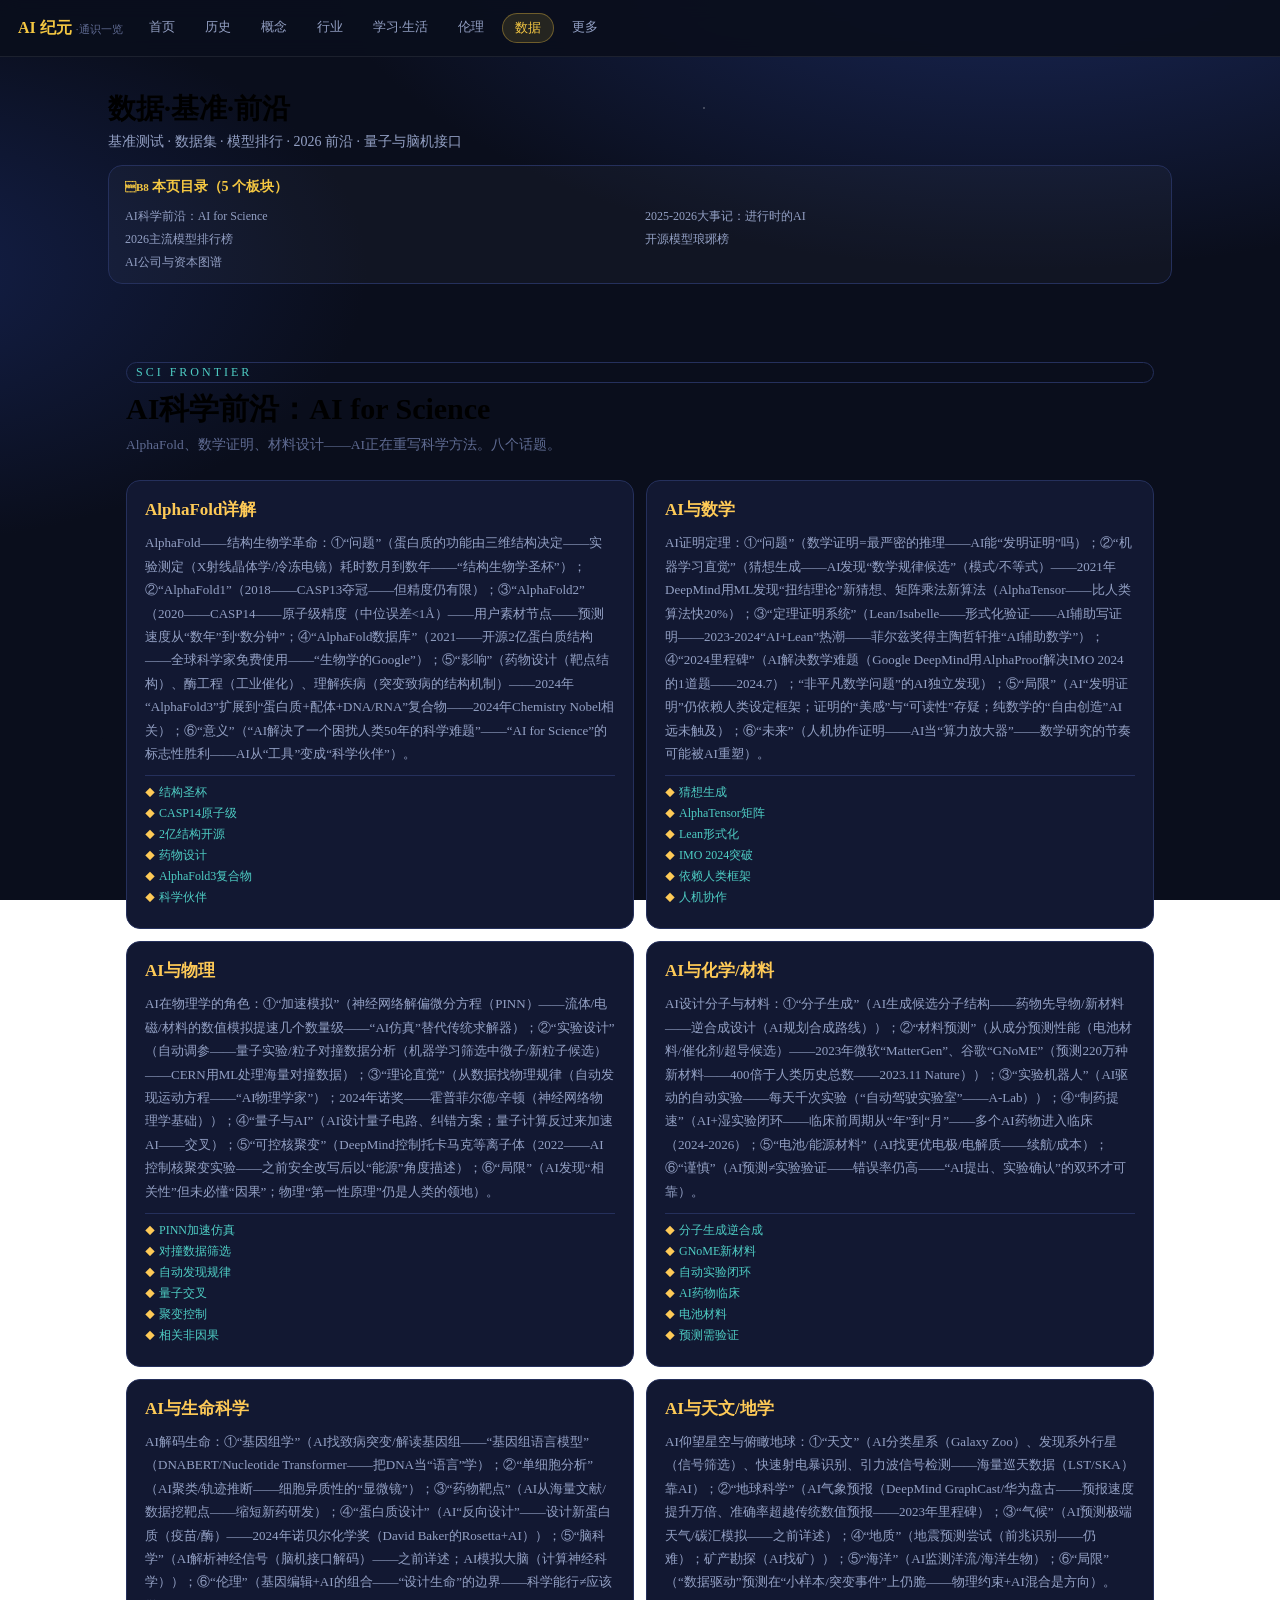
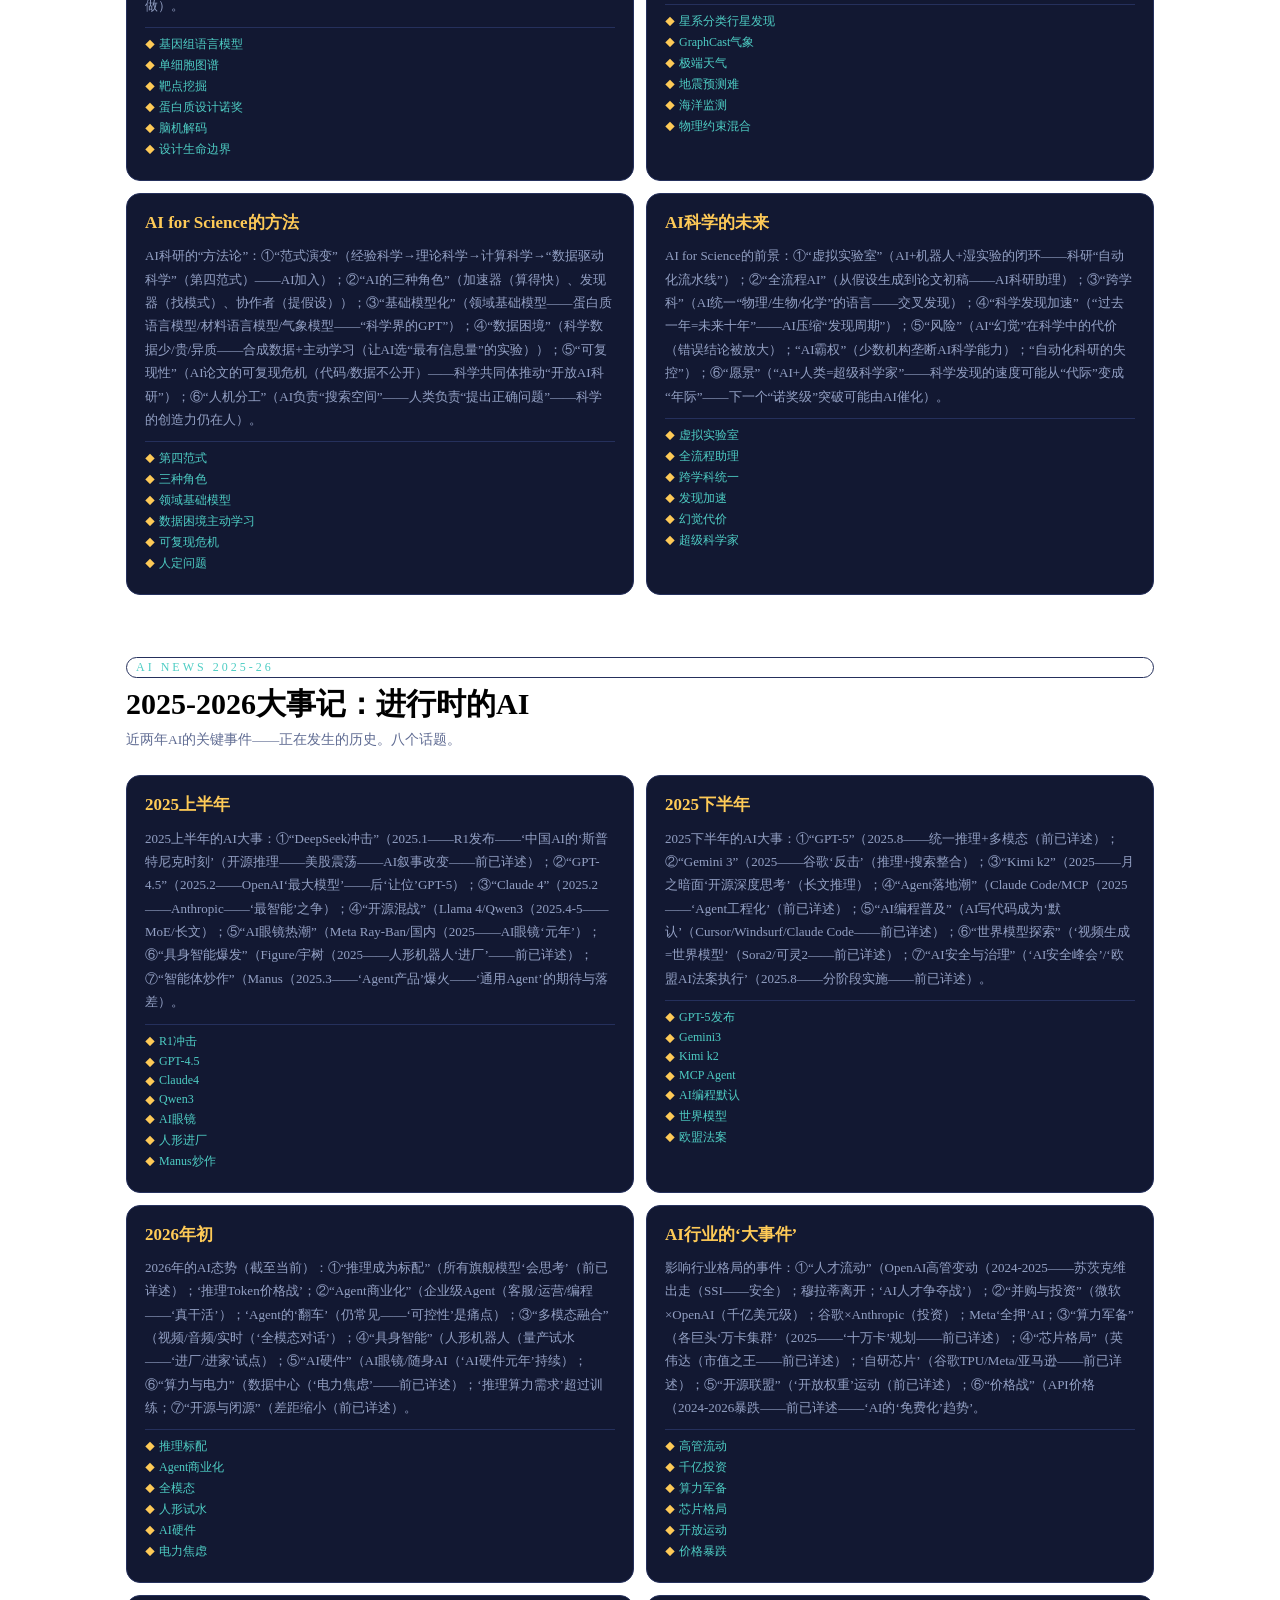
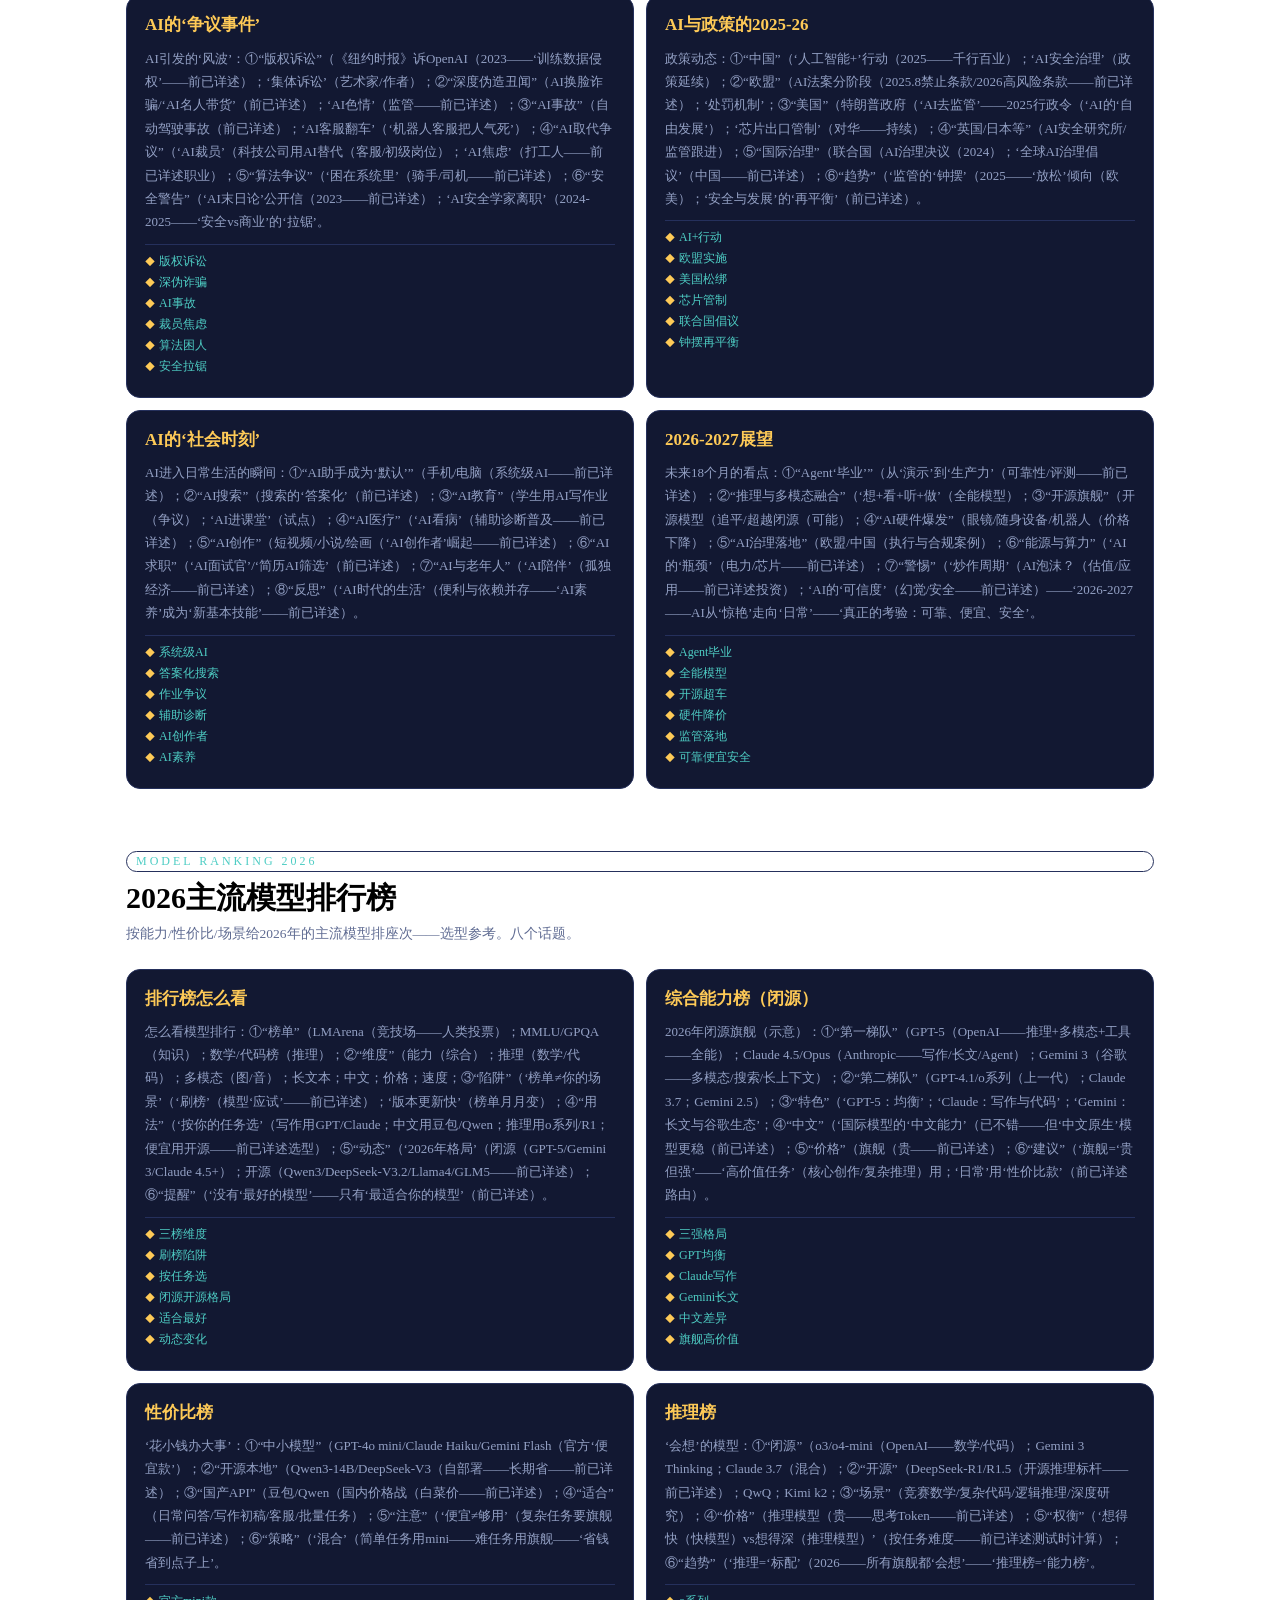
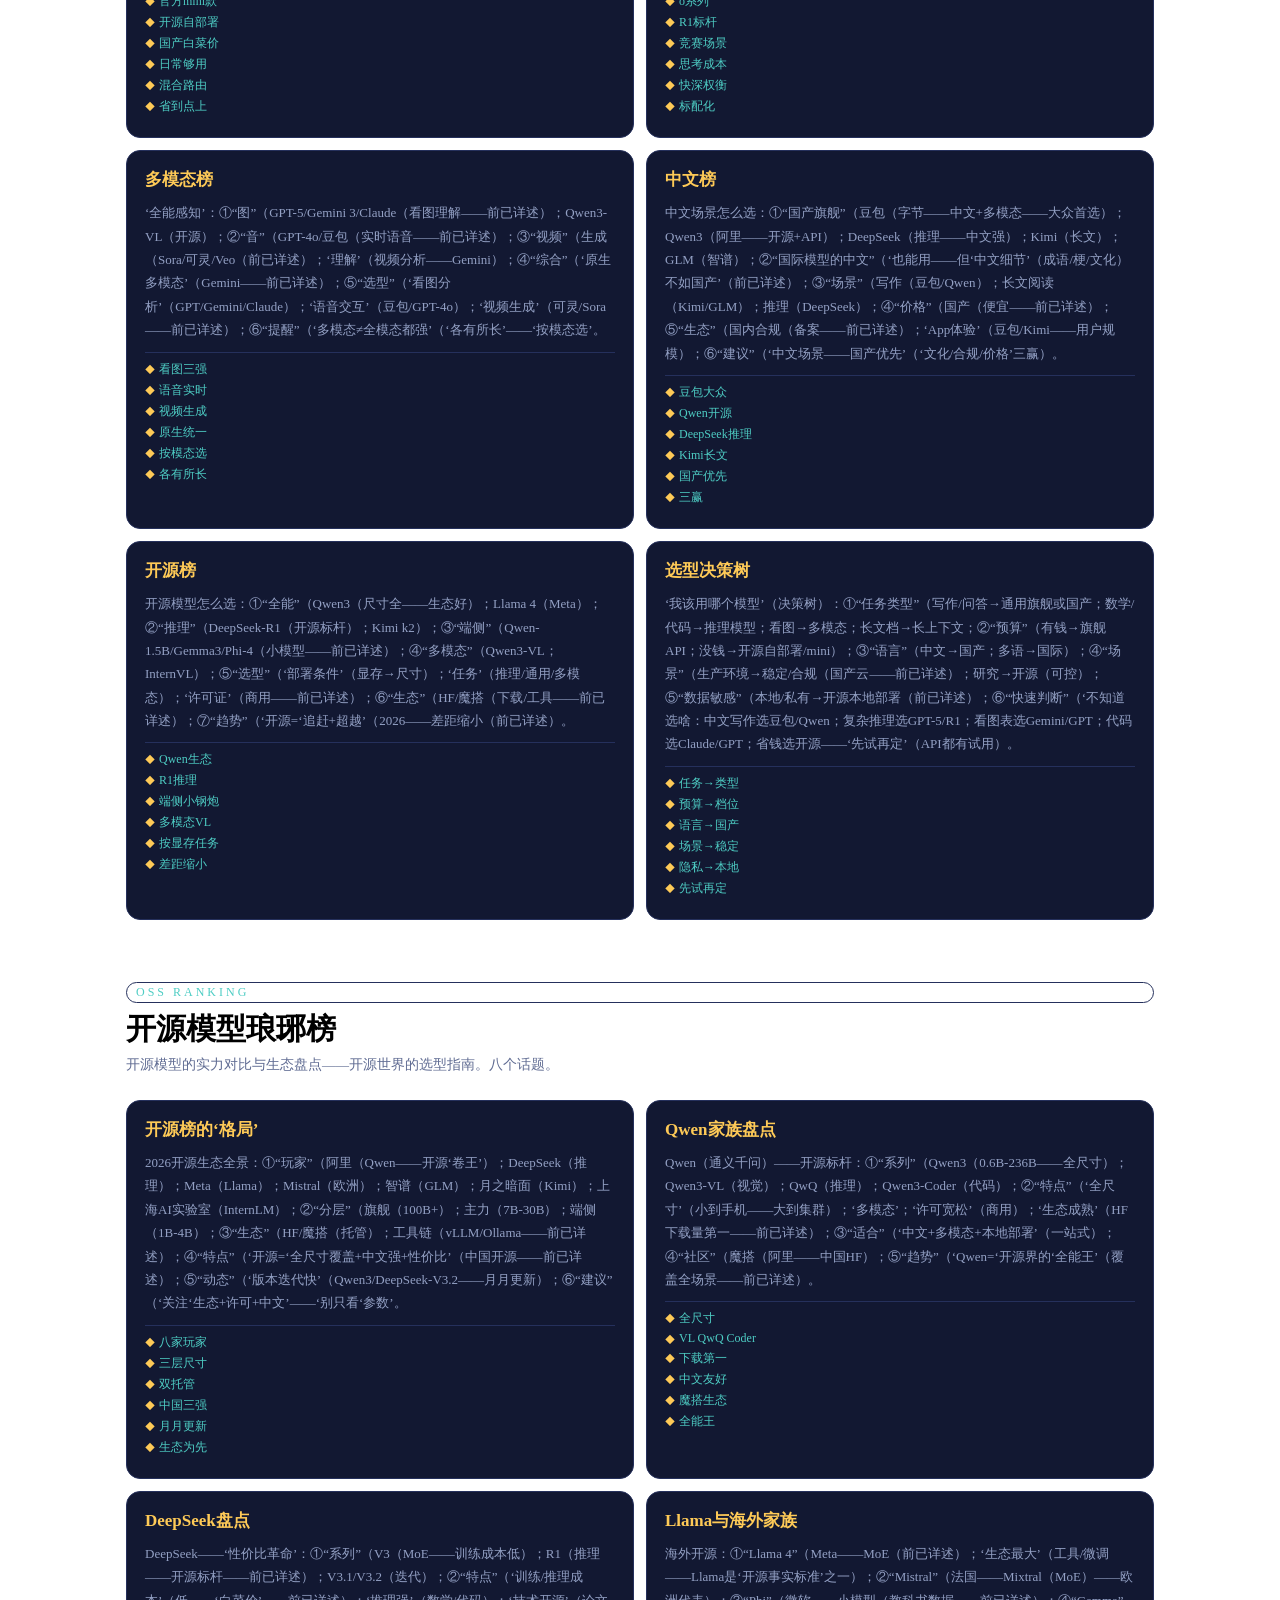
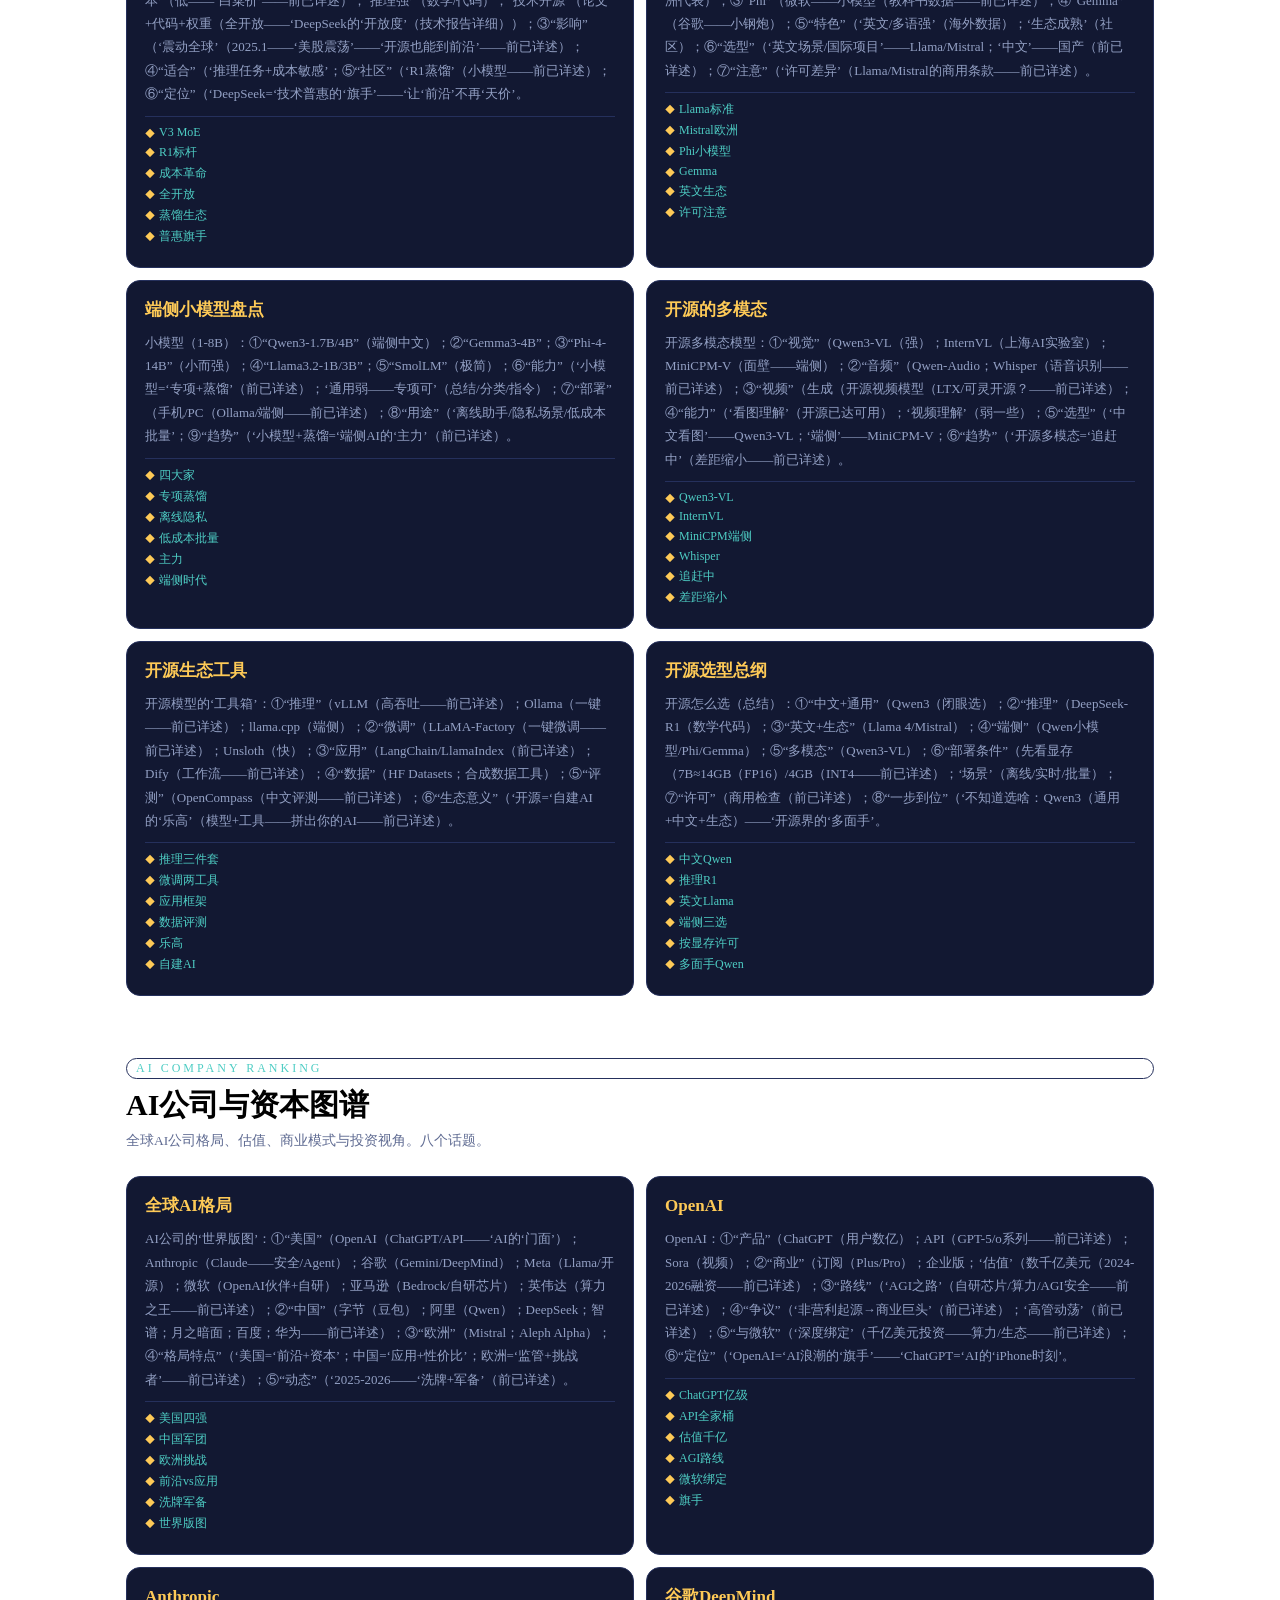
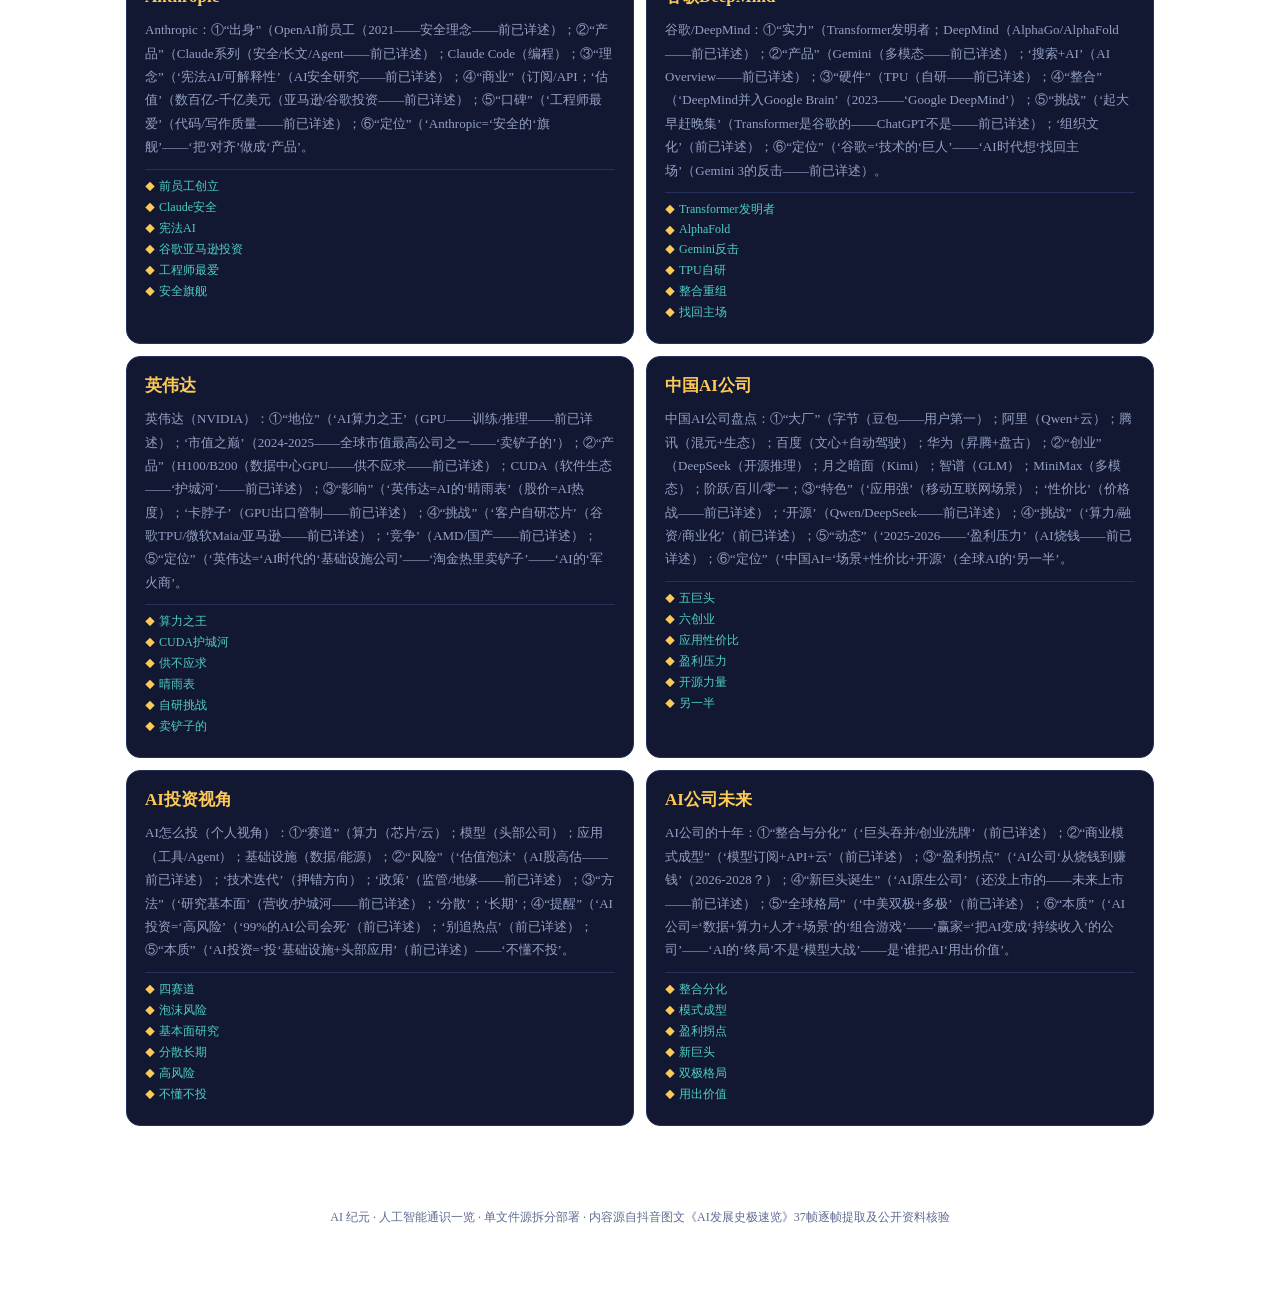
<file: pages/data.html>
<!DOCTYPE html>
<html lang="zh-CN">
<head>
<meta charset="utf-8">
<meta name="viewport" content="width=device-width, initial-scale=1">
<title>数据·基准·前沿 · AI 纪元 · 人工智能通识一览</title>
<link rel="stylesheet" href="../assets/style.css">
</head>
<body>

<div class="site-nav">
  <a class="brand" href="../index.html">AI 纪元<span>·通识一览</span></a>
  <nav class="nav-links">
    <a href="../index.html">首页</a>
    <a href="history.html">历史</a>
    <a href="concepts.html">概念</a>
    <a href="industry.html">行业</a>
    <a href="life.html">学习·生活</a>
    <a href="ethics.html">伦理</a>
    <a href="data.html">数据</a>
    <a href="extras.html">更多</a>
  </nav>
  <button id="topBtn" aria-label="回到顶部">↑</button>
</div>

<main class="page-main">
  <header class="page-hero">
    <h1>数据·基准·前沿</h1>
    <p>基准测试 · 数据集 · 模型排行 · 2026 前沿 · 量子与脑机接口</p>
    <div class="page-index">
      <details open><summary>本页目录（5 个板块）</summary><ul><li><a href="#sci-ai-frontier">AI科学前沿：AI for Science</a></li><li><a href="#news-2026">2025-2026大事记：进行时的AI</a></li><li><a href="#model-ranking-2026">2026主流模型排行榜</a></li><li><a href="#oss-model-ranking">开源模型琅琊榜</a></li><li><a href="#ai-company-ranking">AI公司与资本图谱</a></li></ul></details>
    </div>
  </header>
<section id="sci-ai-frontier"><div class="wrap"><div class="sec-head"><div class="tag">SCI FRONTIER</div><h2>AI科学前沿：AI for Science</h2><p>AlphaFold、数学证明、材料设计——AI正在重写科学方法。八个话题。</p></div><div class="gbwrap" id="sci-ai-frontierBox"><div class="gb"><h3>AlphaFold详解</h3><p>AlphaFold——结构生物学革命：①“问题”（蛋白质的功能由三维结构决定——实验测定（X射线晶体学/冷冻电镜）耗时数月到数年——“结构生物学圣杯”）；②“AlphaFold1”（2018——CASP13夺冠——但精度仍有限）；③“AlphaFold2”（2020——CASP14——原子级精度（中位误差<1Å）——用户素材节点——预测速度从“数年”到“数分钟”；④“AlphaFold数据库”（2021——开源2亿蛋白质结构——全球科学家免费使用——“生物学的Google”）；⑤“影响”（药物设计（靶点结构）、酶工程（工业催化）、理解疾病（突变致病的结构机制）——2024年“AlphaFold3”扩展到“蛋白质+配体+DNA/RNA”复合物——2024年Chemistry Nobel相关）；⑥“意义”（“AI解决了一个困扰人类50年的科学难题”——“AI for Science”的标志性胜利——AI从“工具”变成“科学伙伴”）。</p><div class="gb-list"><div>结构圣杯</div><div>CASP14原子级</div><div>2亿结构开源</div><div>药物设计</div><div>AlphaFold3复合物</div><div>科学伙伴</div></div></div><div class="gb"><h3>AI与数学</h3><p>AI证明定理：①“问题”（数学证明=最严密的推理——AI能“发明证明”吗）；②“机器学习直觉”（猜想生成——AI发现“数学规律候选”（模式/不等式）——2021年DeepMind用ML发现“扭结理论”新猜想、矩阵乘法新算法（AlphaTensor——比人类算法快20%）；③“定理证明系统”（Lean/Isabelle——形式化验证——AI辅助写证明——2023-2024“AI+Lean”热潮——菲尔兹奖得主陶哲轩推“AI辅助数学”）；④“2024里程碑”（AI解决数学难题（Google DeepMind用AlphaProof解决IMO 2024的1道题——2024.7）；“非平凡数学问题”的AI独立发现）；⑤“局限”（AI“发明证明”仍依赖人类设定框架；证明的“美感”与“可读性”存疑；纯数学的“自由创造”AI远未触及）；⑥“未来”（人机协作证明——AI当“算力放大器”——数学研究的节奏可能被AI重塑）。</p><div class="gb-list"><div>猜想生成</div><div>AlphaTensor矩阵</div><div>Lean形式化</div><div>IMO 2024突破</div><div>依赖人类框架</div><div>人机协作</div></div></div><div class="gb"><h3>AI与物理</h3><p>AI在物理学的角色：①“加速模拟”（神经网络解偏微分方程（PINN）——流体/电磁/材料的数值模拟提速几个数量级——“AI仿真”替代传统求解器）；②“实验设计”（自动调参——量子实验/粒子对撞数据分析（机器学习筛选中微子/新粒子候选）——CERN用ML处理海量对撞数据）；③“理论直觉”（从数据找物理规律（自动发现运动方程——“AI物理学家”）；2024年诺奖——霍普菲尔德/辛顿（神经网络物理学基础））；④“量子与AI”（AI设计量子电路、纠错方案；量子计算反过来加速AI——交叉）；⑤“可控核聚变”（DeepMind控制托卡马克等离子体（2022——AI控制核聚变实验——之前安全改写后以“能源”角度描述）；⑥“局限”（AI发现“相关性”但未必懂“因果”；物理“第一性原理”仍是人类的领地）。</p><div class="gb-list"><div>PINN加速仿真</div><div>对撞数据筛选</div><div>自动发现规律</div><div>量子交叉</div><div>聚变控制</div><div>相关非因果</div></div></div><div class="gb"><h3>AI与化学/材料</h3><p>AI设计分子与材料：①“分子生成”（AI生成候选分子结构——药物先导物/新材料——逆合成设计（AI规划合成路线））；②“材料预测”（从成分预测性能（电池材料/催化剂/超导候选）——2023年微软“MatterGen”、谷歌“GNoME”（预测220万种新材料——400倍于人类历史总数——2023.11 Nature））；③“实验机器人”（AI驱动的自动实验——每天千次实验（“自动驾驶实验室”——A-Lab））；④“制药提速”（AI+湿实验闭环——临床前周期从“年”到“月”——多个AI药物进入临床（2024-2026）；⑤“电池/能源材料”（AI找更优电极/电解质——续航/成本）；⑥“谨慎”（AI预测≠实验验证——错误率仍高——“AI提出、实验确认”的双环才可靠）。</p><div class="gb-list"><div>分子生成逆合成</div><div>GNoME新材料</div><div>自动实验闭环</div><div>AI药物临床</div><div>电池材料</div><div>预测需验证</div></div></div><div class="gb"><h3>AI与生命科学</h3><p>AI解码生命：①“基因组学”（AI找致病突变/解读基因组——“基因组语言模型”（DNABERT/Nucleotide Transformer——把DNA当“语言”学）；②“单细胞分析”（AI聚类/轨迹推断——细胞异质性的“显微镜”）；③“药物靶点”（AI从海量文献/数据挖靶点——缩短新药研发）；④“蛋白质设计”（AI“反向设计”——设计新蛋白质（疫苗/酶）——2024年诺贝尔化学奖（David Baker的Rosetta+AI））；⑤“脑科学”（AI解析神经信号（脑机接口解码）——之前详述；AI模拟大脑（计算神经科学））；⑥“伦理”（基因编辑+AI的组合——“设计生命”的边界——科学能行≠应该做）。</p><div class="gb-list"><div>基因组语言模型</div><div>单细胞图谱</div><div>靶点挖掘</div><div>蛋白质设计诺奖</div><div>脑机解码</div><div>设计生命边界</div></div></div><div class="gb"><h3>AI与天文/地学</h3><p>AI仰望星空与俯瞰地球：①“天文”（AI分类星系（Galaxy Zoo）、发现系外行星（信号筛选）、快速射电暴识别、引力波信号检测——海量巡天数据（LST/SKA）靠AI）；②“地球科学”（AI气象预报（DeepMind GraphCast/华为盘古——预报速度提升万倍、准确率超越传统数值预报——2023年里程碑）；③“气候”（AI预测极端天气/碳汇模拟——之前详述）；④“地质”（地震预测尝试（前兆识别——仍难）；矿产勘探（AI找矿））；⑤“海洋”（AI监测洋流/海洋生物）；⑥“局限”（“数据驱动”预测在“小样本/突变事件”上仍脆——物理约束+AI混合是方向）。</p><div class="gb-list"><div>星系分类行星发现</div><div>GraphCast气象</div><div>极端天气</div><div>地震预测难</div><div>海洋监测</div><div>物理约束混合</div></div></div><div class="gb"><h3>AI for Science的方法</h3><p>AI科研的“方法论”：①“范式演变”（经验科学→理论科学→计算科学→“数据驱动科学”（第四范式）——AI加入）；②“AI的三种角色”（加速器（算得快）、发现器（找模式）、协作者（提假设））；③“基础模型化”（领域基础模型——蛋白质语言模型/材料语言模型/气象模型——“科学界的GPT”）；④“数据困境”（科学数据少/贵/异质——合成数据+主动学习（让AI选“最有信息量”的实验））；⑤“可复现性”（AI论文的可复现危机（代码/数据不公开）——科学共同体推动“开放AI科研”）；⑥“人机分工”（AI负责“搜索空间”——人类负责“提出正确问题”——科学的创造力仍在人）。</p><div class="gb-list"><div>第四范式</div><div>三种角色</div><div>领域基础模型</div><div>数据困境主动学习</div><div>可复现危机</div><div>人定问题</div></div></div><div class="gb"><h3>AI科学的未来</h3><p>AI for Science的前景：①“虚拟实验室”（AI+机器人+湿实验的闭环——科研“自动化流水线”）；②“全流程AI”（从假设生成到论文初稿——AI科研助理）；③“跨学科”（AI统一“物理/生物/化学”的语言——交叉发现）；④“科学发现加速”（“过去一年=未来十年”——AI压缩“发现周期”）；⑤“风险”（AI“幻觉”在科学中的代价（错误结论被放大）；“AI霸权”（少数机构垄断AI科学能力）；“自动化科研的失控”）；⑥“愿景”（“AI+人类=超级科学家”——科学发现的速度可能从“代际”变成“年际”——下一个“诺奖级”突破可能由AI催化）。</p><div class="gb-list"><div>虚拟实验室</div><div>全流程助理</div><div>跨学科统一</div><div>发现加速</div><div>幻觉代价</div><div>超级科学家</div></div></div></div></div></section>
<section id="news-2026"><div class="wrap"><div class="sec-head"><div class="tag">AI NEWS 2025-26</div><h2>2025-2026大事记：进行时的AI</h2><p>近两年AI的关键事件——正在发生的历史。八个话题。</p></div><div class="gbwrap" id="news-2026Box"><div class="gb"><h3>2025上半年</h3><p>2025上半年的AI大事：①“DeepSeek冲击”（2025.1——R1发布——‘中国AI的‘斯普特尼克时刻’（开源推理——美股震荡——AI叙事改变——前已详述）；②“GPT-4.5”（2025.2——OpenAI‘最大模型’——后‘让位’GPT-5）；③“Claude 4”（2025.2——Anthropic——‘最智能’之争）；④“开源混战”（Llama 4/Qwen3（2025.4-5——MoE/长文）；⑤“AI眼镜热潮”（Meta Ray-Ban/国内（2025——AI眼镜‘元年’）；⑥“具身智能爆发”（Figure/宇树（2025——人形机器人‘进厂’——前已详述）；⑦“智能体炒作”（Manus（2025.3——‘Agent产品’爆火——‘通用Agent’的期待与落差）。</p><div class="gb-list"><div>R1冲击</div><div>GPT-4.5</div><div>Claude4</div><div>Qwen3</div><div>AI眼镜</div><div>人形进厂</div><div>Manus炒作</div></div></div><div class="gb"><h3>2025下半年</h3><p>2025下半年的AI大事：①“GPT-5”（2025.8——统一推理+多模态（前已详述）；②“Gemini 3”（2025——谷歌‘反击’（推理+搜索整合）；③“Kimi k2”（2025——月之暗面‘开源深度思考’（长文推理）；④“Agent落地潮”（Claude Code/MCP（2025——‘Agent工程化’（前已详述）；⑤“AI编程普及”（AI写代码成为‘默认’（Cursor/Windsurf/Claude Code——前已详述）；⑥“世界模型探索”（‘视频生成=世界模型’（Sora2/可灵2——前已详述）；⑦“AI安全与治理”（‘AI安全峰会’/‘欧盟AI法案执行’（2025.8——分阶段实施——前已详述）。</p><div class="gb-list"><div>GPT-5发布</div><div>Gemini3</div><div>Kimi k2</div><div>MCP Agent</div><div>AI编程默认</div><div>世界模型</div><div>欧盟法案</div></div></div><div class="gb"><h3>2026年初</h3><p>2026年的AI态势（截至当前）：①“推理成为标配”（所有旗舰模型‘会思考’（前已详述）；‘推理Token价格战’；②“Agent商业化”（企业级Agent（客服/运营/编程——‘真干活’）；‘Agent的‘翻车’（仍常见——‘可控性’是痛点）；③“多模态融合”（视频/音频/实时（‘全模态对话’）；④“具身智能”（人形机器人（量产试水——‘进厂/进家’试点）；⑤“AI硬件”（AI眼镜/随身AI（‘AI硬件元年’持续）；⑥“算力与电力”（数据中心（‘电力焦虑’——前已详述）；‘推理算力需求’超过训练；⑦“开源与闭源”（差距缩小（前已详述）。</p><div class="gb-list"><div>推理标配</div><div>Agent商业化</div><div>全模态</div><div>人形试水</div><div>AI硬件</div><div>电力焦虑</div></div></div><div class="gb"><h3>AI行业的‘大事件’</h3><p>影响行业格局的事件：①“人才流动”（OpenAI高管变动（2024-2025——苏茨克维出走（SSI——安全）；穆拉蒂离开；‘AI人才争夺战’）；②“并购与投资”（微软×OpenAI（千亿美元级）；谷歌×Anthropic（投资）；Meta‘全押’AI；③“算力军备”（各巨头‘万卡集群’（2025——‘十万卡’规划——前已详述）；④“芯片格局”（英伟达（市值之王——前已详述）；‘自研芯片’（谷歌TPU/Meta/亚马逊——前已详述）；⑤“开源联盟”（‘开放权重’运动（前已详述）；⑥“价格战”（API价格（2024-2026暴跌——前已详述——‘AI的‘免费化’趋势’。</p><div class="gb-list"><div>高管流动</div><div>千亿投资</div><div>算力军备</div><div>芯片格局</div><div>开放运动</div><div>价格暴跌</div></div></div><div class="gb"><h3>AI的‘争议事件’</h3><p>AI引发的‘风波’：①“版权诉讼”（《纽约时报》诉OpenAI（2023——‘训练数据侵权’——前已详述）；‘集体诉讼’（艺术家/作者）；②“深度伪造丑闻”（AI换脸诈骗/‘AI名人带货’（前已详述）；‘AI色情’（监管——前已详述）；③“AI事故”（自动驾驶事故（前已详述）；‘AI客服翻车’（‘机器人客服把人气死’）；④“AI取代争议”（‘AI裁员’（科技公司用AI替代（客服/初级岗位）；‘AI焦虑’（打工人——前已详述职业）；⑤“算法争议”（‘困在系统里’（骑手/司机——前已详述）；⑥“安全警告”（‘AI末日论’公开信（2023——前已详述）；‘AI安全学家离职’（2024-2025——‘安全vs商业’的‘拉锯’。</p><div class="gb-list"><div>版权诉讼</div><div>深伪诈骗</div><div>AI事故</div><div>裁员焦虑</div><div>算法困人</div><div>安全拉锯</div></div></div><div class="gb"><h3>AI与政策的2025-26</h3><p>政策动态：①“中国”（‘人工智能+’行动（2025——千行百业）；‘AI安全治理’（政策延续）；②“欧盟”（AI法案分阶段（2025.8禁止条款/2026高风险条款——前已详述）；‘处罚机制’；③“美国”（特朗普政府（‘AI去监管’——2025行政令（‘AI的‘自由发展’）；‘芯片出口管制’（对华——持续）；④“英国/日本等”（AI安全研究所/监管跟进）；⑤“国际治理”（联合国（AI治理决议（2024）；‘全球AI治理倡议’（中国——前已详述）；⑥“趋势”（‘监管的‘钟摆’（2025——‘放松’倾向（欧美）；‘安全与发展’的‘再平衡’（前已详述）。</p><div class="gb-list"><div>AI+行动</div><div>欧盟实施</div><div>美国松绑</div><div>芯片管制</div><div>联合国倡议</div><div>钟摆再平衡</div></div></div><div class="gb"><h3>AI的‘社会时刻’</h3><p>AI进入日常生活的瞬间：①“AI助手成为‘默认’”（手机/电脑（系统级AI——前已详述）；②“AI搜索”（搜索的‘答案化’（前已详述）；③“AI教育”（学生用AI写作业（争议）；‘AI进课堂’（试点）；④“AI医疗”（‘AI看病’（辅助诊断普及——前已详述）；⑤“AI创作”（短视频/小说/绘画（‘AI创作者’崛起——前已详述）；⑥“AI求职”（‘AI面试官’/‘简历AI筛选’（前已详述）；⑦“AI与老年人”（‘AI陪伴’（孤独经济——前已详述）；⑧“反思”（‘AI时代的生活’（便利与依赖并存——‘AI素养’成为‘新基本技能’——前已详述）。</p><div class="gb-list"><div>系统级AI</div><div>答案化搜索</div><div>作业争议</div><div>辅助诊断</div><div>AI创作者</div><div>AI素养</div></div></div><div class="gb"><h3>2026-2027展望</h3><p>未来18个月的看点：①“Agent‘毕业’”（从‘演示’到‘生产力’（可靠性/评测——前已详述）；②“推理与多模态融合”（‘想+看+听+做’（全能模型）；③“开源旗舰”（开源模型（追平/超越闭源（可能）；④“AI硬件爆发”（眼镜/随身设备/机器人（价格下降）；⑤“AI治理落地”（欧盟/中国（执行与合规案例）；⑥“能源与算力”（‘AI的‘瓶颈’（电力/芯片——前已详述）；⑦“警惕”（‘炒作周期’（AI泡沫？（估值/应用——前已详述投资）；‘AI的‘可信度’（幻觉/安全——前已详述）——‘2026-2027——AI从‘惊艳’走向‘日常’——‘真正的考验：可靠、便宜、安全’。</p><div class="gb-list"><div>Agent毕业</div><div>全能模型</div><div>开源超车</div><div>硬件降价</div><div>监管落地</div><div>可靠便宜安全</div></div></div></div></div></section>
<section id="model-ranking-2026"><div class="wrap"><div class="sec-head"><div class="tag">MODEL RANKING 2026</div><h2>2026主流模型排行榜</h2><p>按能力/性价比/场景给2026年的主流模型排座次——选型参考。八个话题。</p></div><div class="gbwrap" id="model-ranking-2026Box"><div class="gb"><h3>排行榜怎么看</h3><p>怎么看模型排行：①“榜单”（LMArena（竞技场——人类投票）；MMLU/GPQA（知识）；数学/代码榜（推理）；②“维度”（能力（综合）；推理（数学/代码）；多模态（图/音）；长文本；中文；价格；速度；③“陷阱”（‘榜单≠你的场景’（‘刷榜’（模型‘应试’——前已详述）；‘版本更新快’（榜单月月变）；④“用法”（‘按你的任务选’（写作用GPT/Claude；中文用豆包/Qwen；推理用o系列/R1；便宜用开源——前已详述选型）；⑤“动态”（‘2026年格局’（闭源（GPT-5/Gemini 3/Claude 4.5+）；开源（Qwen3/DeepSeek-V3.2/Llama4/GLM5——前已详述）；⑥“提醒”（‘没有‘最好的模型’——只有‘最适合你的模型’（前已详述）。</p><div class="gb-list"><div>三榜维度</div><div>刷榜陷阱</div><div>按任务选</div><div>闭源开源格局</div><div>适合最好</div><div>动态变化</div></div></div><div class="gb"><h3>综合能力榜（闭源）</h3><p>2026年闭源旗舰（示意）：①“第一梯队”（GPT-5（OpenAI——推理+多模态+工具——全能）；Claude 4.5/Opus（Anthropic——写作/长文/Agent）；Gemini 3（谷歌——多模态/搜索/长上下文）；②“第二梯队”（GPT-4.1/o系列（上一代）；Claude 3.7；Gemini 2.5）；③“特色”（‘GPT-5：均衡’；‘Claude：写作与代码’；‘Gemini：长文与谷歌生态’；④“中文”（‘国际模型的‘中文能力’（已不错——但‘中文原生’模型更稳（前已详述）；⑤“价格”（旗舰（贵——前已详述）；⑥“建议”（‘旗舰=‘贵但强’——‘高价值任务’（核心创作/复杂推理）用；‘日常’用‘性价比款’（前已详述路由）。</p><div class="gb-list"><div>三强格局</div><div>GPT均衡</div><div>Claude写作</div><div>Gemini长文</div><div>中文差异</div><div>旗舰高价值</div></div></div><div class="gb"><h3>性价比榜</h3><p>‘花小钱办大事’：①“中小模型”（GPT-4o mini/Claude Haiku/Gemini Flash（官方‘便宜款’）；②“开源本地”（Qwen3-14B/DeepSeek-V3（自部署——长期省——前已详述）；③“国产API”（豆包/Qwen（国内价格战（白菜价——前已详述）；④“适合”（日常问答/写作初稿/客服/批量任务）；⑤“注意”（‘便宜≠够用’（复杂任务要旗舰——前已详述）；⑥“策略”（‘混合’（简单任务用mini——难任务用旗舰——‘省钱省到点子上’。</p><div class="gb-list"><div>官方mini款</div><div>开源自部署</div><div>国产白菜价</div><div>日常够用</div><div>混合路由</div><div>省到点上</div></div></div><div class="gb"><h3>推理榜</h3><p>‘会想’的模型：①“闭源”（o3/o4-mini（OpenAI——数学/代码）；Gemini 3 Thinking；Claude 3.7（混合）；②“开源”（DeepSeek-R1/R1.5（开源推理标杆——前已详述）；QwQ；Kimi k2；③“场景”（竞赛数学/复杂代码/逻辑推理/深度研究）；④“价格”（推理模型（贵——思考Token——前已详述）；⑤“权衡”（‘想得快（快模型）vs想得深（推理模型）’（按任务难度——前已详述测试时计算）；⑥“趋势”（‘推理=‘标配’（2026——所有旗舰都‘会想’——‘推理榜=‘能力榜’。</p><div class="gb-list"><div>o系列</div><div>R1标杆</div><div>竞赛场景</div><div>思考成本</div><div>快深权衡</div><div>标配化</div></div></div><div class="gb"><h3>多模态榜</h3><p>‘全能感知’：①“图”（GPT-5/Gemini 3/Claude（看图理解——前已详述）；Qwen3-VL（开源）；②“音”（GPT-4o/豆包（实时语音——前已详述）；③“视频”（生成（Sora/可灵/Veo（前已详述）；‘理解’（视频分析——Gemini）；④“综合”（‘原生多模态’（Gemini——前已详述）；⑤“选型”（‘看图分析’（GPT/Gemini/Claude）；‘语音交互’（豆包/GPT-4o）；‘视频生成’（可灵/Sora——前已详述）；⑥“提醒”（‘多模态≠全模态都强’（‘各有所长’——‘按模态选’。</p><div class="gb-list"><div>看图三强</div><div>语音实时</div><div>视频生成</div><div>原生统一</div><div>按模态选</div><div>各有所长</div></div></div><div class="gb"><h3>中文榜</h3><p>中文场景怎么选：①“国产旗舰”（豆包（字节——中文+多模态——大众首选）；Qwen3（阿里——开源+API）；DeepSeek（推理——中文强）；Kimi（长文）；GLM（智谱）；②“国际模型的中文”（‘也能用——但‘中文细节’（成语/梗/文化）不如国产’（前已详述）；③“场景”（写作（豆包/Qwen）；长文阅读（Kimi/GLM）；推理（DeepSeek）；④“价格”（国产（便宜——前已详述）；⑤“生态”（国内合规（备案——前已详述）；‘App体验’（豆包/Kimi——用户规模）；⑥“建议”（‘中文场景——国产优先’（‘文化/合规/价格’三赢）。</p><div class="gb-list"><div>豆包大众</div><div>Qwen开源</div><div>DeepSeek推理</div><div>Kimi长文</div><div>国产优先</div><div>三赢</div></div></div><div class="gb"><h3>开源榜</h3><p>开源模型怎么选：①“全能”（Qwen3（尺寸全——生态好）；Llama 4（Meta）；②“推理”（DeepSeek-R1（开源标杆）；Kimi k2）；③“端侧”（Qwen-1.5B/Gemma3/Phi-4（小模型——前已详述）；④“多模态”（Qwen3-VL；InternVL）；⑤“选型”（‘部署条件’（显存→尺寸）；‘任务’（推理/通用/多模态）；‘许可证’（商用——前已详述）；⑥“生态”（HF/魔搭（下载/工具——前已详述）；⑦“趋势”（‘开源=‘追赶+超越’（2026——差距缩小（前已详述）。</p><div class="gb-list"><div>Qwen生态</div><div>R1推理</div><div>端侧小钢炮</div><div>多模态VL</div><div>按显存任务</div><div>差距缩小</div></div></div><div class="gb"><h3>选型决策树</h3><p>‘我该用哪个模型’（决策树）：①“任务类型”（写作/问答→通用旗舰或国产；数学/代码→推理模型；看图→多模态；长文档→长上下文；②“预算”（有钱→旗舰API；没钱→开源自部署/mini）；③“语言”（中文→国产；多语→国际）；④“场景”（生产环境→稳定/合规（国产云——前已详述）；研究→开源（可控）；⑤“数据敏感”（本地/私有→开源本地部署（前已详述）；⑥“快速判断”（‘不知道选啥：中文写作选豆包/Qwen；复杂推理选GPT-5/R1；看图表选Gemini/GPT；代码选Claude/GPT；省钱选开源——‘先试再定’（API都有试用）。</p><div class="gb-list"><div>任务→类型</div><div>预算→档位</div><div>语言→国产</div><div>场景→稳定</div><div>隐私→本地</div><div>先试再定</div></div></div></div></div></section>
<section id="oss-model-ranking"><div class="wrap"><div class="sec-head"><div class="tag">OSS RANKING</div><h2>开源模型琅琊榜</h2><p>开源模型的实力对比与生态盘点——开源世界的选型指南。八个话题。</p></div><div class="gbwrap" id="oss-model-rankingBox"><div class="gb"><h3>开源榜的‘格局’</h3><p>2026开源生态全景：①“玩家”（阿里（Qwen——开源‘卷王’）；DeepSeek（推理）；Meta（Llama）；Mistral（欧洲）；智谱（GLM）；月之暗面（Kimi）；上海AI实验室（InternLM）；②“分层”（旗舰（100B+）；主力（7B-30B）；端侧（1B-4B）；③“生态”（HF/魔搭（托管）；工具链（vLLM/Ollama——前已详述）；④“特点”（‘开源=‘全尺寸覆盖+中文强+性价比’（中国开源——前已详述）；⑤“动态”（‘版本迭代快’（Qwen3/DeepSeek-V3.2——月月更新）；⑥“建议”（‘关注‘生态+许可+中文’——‘别只看‘参数’。</p><div class="gb-list"><div>八家玩家</div><div>三层尺寸</div><div>双托管</div><div>中国三强</div><div>月月更新</div><div>生态为先</div></div></div><div class="gb"><h3>Qwen家族盘点</h3><p>Qwen（通义千问）——开源标杆：①“系列”（Qwen3（0.6B-236B——全尺寸）；Qwen3-VL（视觉）；QwQ（推理）；Qwen3-Coder（代码）；②“特点”（‘全尺寸’（小到手机——大到集群）；‘多模态’；‘许可宽松’（商用）；‘生态成熟’（HF下载量第一——前已详述）；③“适合”（‘中文+多模态+本地部署’（一站式）；④“社区”（魔搭（阿里——中国HF）；⑤“趋势”（‘Qwen=‘开源界的‘全能王’（覆盖全场景——前已详述）。</p><div class="gb-list"><div>全尺寸</div><div>VL QwQ Coder</div><div>下载第一</div><div>中文友好</div><div>魔搭生态</div><div>全能王</div></div></div><div class="gb"><h3>DeepSeek盘点</h3><p>DeepSeek——‘性价比革命’：①“系列”（V3（MoE——训练成本低）；R1（推理——开源标杆——前已详述）；V3.1/V3.2（迭代）；②“特点”（‘训练/推理成本’（低——‘白菜价’——前已详述）；‘推理强’（数学/代码）；‘技术开源’（论文+代码+权重（全开放——‘DeepSeek的‘开放度’（技术报告详细））；③“影响”（‘震动全球’（2025.1——‘美股震荡’——‘开源也能到前沿’——前已详述）；④“适合”（‘推理任务+成本敏感’；⑤“社区”（‘R1蒸馏’（小模型——前已详述）；⑥“定位”（‘DeepSeek=‘技术普惠的‘旗手’——‘让‘前沿’不再‘天价’。</p><div class="gb-list"><div>V3 MoE</div><div>R1标杆</div><div>成本革命</div><div>全开放</div><div>蒸馏生态</div><div>普惠旗手</div></div></div><div class="gb"><h3>Llama与海外家族</h3><p>海外开源：①“Llama 4”（Meta——MoE（前已详述）；‘生态最大’（工具/微调——Llama是‘开源事实标准’之一）；②“Mistral”（法国——Mixtral（MoE）——欧洲代表）；③“Phi”（微软——小模型（教科书数据——前已详述）；④“Gemma”（谷歌——小钢炮）；⑤“特色”（‘英文/多语强’（海外数据）；‘生态成熟’（社区）；⑥“选型”（‘英文场景/国际项目’——Llama/Mistral；‘中文’——国产（前已详述）；⑦“注意”（‘许可差异’（Llama/Mistral的商用条款——前已详述）。</p><div class="gb-list"><div>Llama标准</div><div>Mistral欧洲</div><div>Phi小模型</div><div>Gemma</div><div>英文生态</div><div>许可注意</div></div></div><div class="gb"><h3>端侧小模型盘点</h3><p>小模型（1-8B）：①“Qwen3-1.7B/4B”（端侧中文）；②“Gemma3-4B”；③“Phi-4-14B”（小而强）；④“Llama3.2-1B/3B”；⑤“SmolLM”（极简）；⑥“能力”（‘小模型=‘专项+蒸馏’（前已详述）；‘通用弱——专项可’（总结/分类/指令）；⑦“部署”（手机/PC（Ollama/端侧——前已详述）；⑧“用途”（‘离线助手/隐私场景/低成本批量’；⑨“趋势”（‘小模型+蒸馏=‘端侧AI的‘主力’（前已详述）。</p><div class="gb-list"><div>四大家</div><div>专项蒸馏</div><div>离线隐私</div><div>低成本批量</div><div>主力</div><div>端侧时代</div></div></div><div class="gb"><h3>开源的多模态</h3><p>开源多模态模型：①“视觉”（Qwen3-VL（强）；InternVL（上海AI实验室）；MiniCPM-V（面壁——端侧）；②“音频”（Qwen-Audio；Whisper（语音识别——前已详述）；③“视频”（生成（开源视频模型（LTX/可灵开源？——前已详述）；④“能力”（‘看图理解’（开源已达可用）；‘视频理解’（弱一些）；⑤“选型”（‘中文看图’——Qwen3-VL；‘端侧’——MiniCPM-V；⑥“趋势”（‘开源多模态=‘追赶中’（差距缩小——前已详述）。</p><div class="gb-list"><div>Qwen3-VL</div><div>InternVL</div><div>MiniCPM端侧</div><div>Whisper</div><div>追赶中</div><div>差距缩小</div></div></div><div class="gb"><h3>开源生态工具</h3><p>开源模型的‘工具箱’：①“推理”（vLLM（高吞吐——前已详述）；Ollama（一键——前已详述）；llama.cpp（端侧）；②“微调”（LLaMA-Factory（一键微调——前已详述）；Unsloth（快）；③“应用”（LangChain/LlamaIndex（前已详述）；Dify（工作流——前已详述）；④“数据”（HF Datasets；合成数据工具）；⑤“评测”（OpenCompass（中文评测——前已详述）；⑥“生态意义”（‘开源=‘自建AI的‘乐高’（模型+工具——拼出你的AI——前已详述）。</p><div class="gb-list"><div>推理三件套</div><div>微调两工具</div><div>应用框架</div><div>数据评测</div><div>乐高</div><div>自建AI</div></div></div><div class="gb"><h3>开源选型总纲</h3><p>开源怎么选（总结）：①“中文+通用”（Qwen3（闭眼选）；②“推理”（DeepSeek-R1（数学代码）；③“英文+生态”（Llama 4/Mistral）；④“端侧”（Qwen小模型/Phi/Gemma）；⑤“多模态”（Qwen3-VL）；⑥“部署条件”（先看显存（7B≈14GB（FP16）/4GB（INT4——前已详述）；‘场景’（离线/实时/批量）；⑦“许可”（商用检查（前已详述）；⑧“一步到位”（‘不知道选啥：Qwen3（通用+中文+生态）——‘开源界的‘多面手’。</p><div class="gb-list"><div>中文Qwen</div><div>推理R1</div><div>英文Llama</div><div>端侧三选</div><div>按显存许可</div><div>多面手Qwen</div></div></div></div></div></section>
<section id="ai-company-ranking"><div class="wrap"><div class="sec-head"><div class="tag">AI COMPANY RANKING</div><h2>AI公司与资本图谱</h2><p>全球AI公司格局、估值、商业模式与投资视角。八个话题。</p></div><div class="gbwrap" id="ai-company-rankingBox"><div class="gb"><h3>全球AI格局</h3><p>AI公司的‘世界版图’：①“美国”（OpenAI（ChatGPT/API——‘AI的‘门面’）；Anthropic（Claude——安全/Agent）；谷歌（Gemini/DeepMind）；Meta（Llama/开源）；微软（OpenAI伙伴+自研）；亚马逊（Bedrock/自研芯片）；英伟达（算力之王——前已详述）；②“中国”（字节（豆包）；阿里（Qwen）；DeepSeek；智谱；月之暗面；百度；华为——前已详述）；③“欧洲”（Mistral；Aleph Alpha）；④“格局特点”（‘美国=‘前沿+资本’；中国=‘应用+性价比’；欧洲=‘监管+挑战者’——前已详述）；⑤“动态”（‘2025-2026——‘洗牌+军备’（前已详述）。</p><div class="gb-list"><div>美国四强</div><div>中国军团</div><div>欧洲挑战</div><div>前沿vs应用</div><div>洗牌军备</div><div>世界版图</div></div></div><div class="gb"><h3>OpenAI</h3><p>OpenAI：①“产品”（ChatGPT（用户数亿）；API（GPT-5/o系列——前已详述）；Sora（视频）；②“商业”（订阅（Plus/Pro）；企业版；‘估值’（数千亿美元（2024-2026融资——前已详述）；③“路线”（‘AGI之路’（自研芯片/算力/AGI安全——前已详述）；④“争议”（‘非营利起源→商业巨头’（前已详述）；‘高管动荡’（前已详述）；⑤“与微软”（‘深度绑定’（千亿美元投资——算力/生态——前已详述）；⑥“定位”（‘OpenAI=‘AI浪潮的‘旗手’——‘ChatGPT=‘AI的‘iPhone时刻’。</p><div class="gb-list"><div>ChatGPT亿级</div><div>API全家桶</div><div>估值千亿</div><div>AGI路线</div><div>微软绑定</div><div>旗手</div></div></div><div class="gb"><h3>Anthropic</h3><p>Anthropic：①“出身”（OpenAI前员工（2021——安全理念——前已详述）；②“产品”（Claude系列（安全/长文/Agent——前已详述）；Claude Code（编程）；③“理念”（‘宪法AI/可解释性’（AI安全研究——前已详述）；④“商业”（订阅/API；‘估值’（数百亿-千亿美元（亚马逊/谷歌投资——前已详述）；⑤“口碑”（‘工程师最爱’（代码/写作质量——前已详述）；⑥“定位”（‘Anthropic=‘安全的‘旗舰’——‘把‘对齐’做成‘产品’。</p><div class="gb-list"><div>前员工创立</div><div>Claude安全</div><div>宪法AI</div><div>谷歌亚马逊投资</div><div>工程师最爱</div><div>安全旗舰</div></div></div><div class="gb"><h3>谷歌DeepMind</h3><p>谷歌/DeepMind：①“实力”（Transformer发明者；DeepMind（AlphaGo/AlphaFold——前已详述）；②“产品”（Gemini（多模态——前已详述）；‘搜索+AI’（AI Overview——前已详述）；③“硬件”（TPU（自研——前已详述）；④“整合”（‘DeepMind并入Google Brain’（2023——‘Google DeepMind’）；⑤“挑战”（‘起大早赶晚集’（Transformer是谷歌的——ChatGPT不是——前已详述）；‘组织文化’（前已详述）；⑥“定位”（‘谷歌=‘技术的‘巨人’——‘AI时代想‘找回主场’（Gemini 3的反击——前已详述）。</p><div class="gb-list"><div>Transformer发明者</div><div>AlphaFold</div><div>Gemini反击</div><div>TPU自研</div><div>整合重组</div><div>找回主场</div></div></div><div class="gb"><h3>英伟达</h3><p>英伟达（NVIDIA）：①“地位”（‘AI算力之王’（GPU——训练/推理——前已详述）；‘市值之巅’（2024-2025——全球市值最高公司之一——‘卖铲子的’）；②“产品”（H100/B200（数据中心GPU——供不应求——前已详述）；CUDA（软件生态——‘护城河’——前已详述）；③“影响”（‘英伟达=AI的‘晴雨表’（股价=AI热度）；‘卡脖子’（GPU出口管制——前已详述）；④“挑战”（‘客户自研芯片’（谷歌TPU/微软Maia/亚马逊——前已详述）；‘竞争’（AMD/国产——前已详述）；⑤“定位”（‘英伟达=‘AI时代的‘基础设施公司’——‘淘金热里卖铲子’——‘AI的‘军火商’。</p><div class="gb-list"><div>算力之王</div><div>CUDA护城河</div><div>供不应求</div><div>晴雨表</div><div>自研挑战</div><div>卖铲子的</div></div></div><div class="gb"><h3>中国AI公司</h3><p>中国AI公司盘点：①“大厂”（字节（豆包——用户第一）；阿里（Qwen+云）；腾讯（混元+生态）；百度（文心+自动驾驶）；华为（昇腾+盘古）；②“创业”（DeepSeek（开源推理）；月之暗面（Kimi）；智谱（GLM）；MiniMax（多模态）；阶跃/百川/零一；③“特色”（‘应用强’（移动互联网场景）；‘性价比’（价格战——前已详述）；‘开源’（Qwen/DeepSeek——前已详述）；④“挑战”（‘算力/融资/商业化’（前已详述）；⑤“动态”（‘2025-2026——‘盈利压力’（AI烧钱——前已详述）；⑥“定位”（‘中国AI=‘场景+性价比+开源’（全球AI的‘另一半’。</p><div class="gb-list"><div>五巨头</div><div>六创业</div><div>应用性价比</div><div>盈利压力</div><div>开源力量</div><div>另一半</div></div></div><div class="gb"><h3>AI投资视角</h3><p>AI怎么投（个人视角）：①“赛道”（算力（芯片/云）；模型（头部公司）；应用（工具/Agent）；基础设施（数据/能源）；②“风险”（‘估值泡沫’（AI股高估——前已详述）；‘技术迭代’（押错方向）；‘政策’（监管/地缘——前已详述）；③“方法”（‘研究基本面’（营收/护城河——前已详述）；‘分散’；‘长期’；④“提醒”（‘AI投资=‘高风险’（‘99%的AI公司会死’（前已详述）；‘别追热点’（前已详述）；⑤“本质”（‘AI投资=‘投‘基础设施+头部应用’（前已详述）——‘不懂不投’。</p><div class="gb-list"><div>四赛道</div><div>泡沫风险</div><div>基本面研究</div><div>分散长期</div><div>高风险</div><div>不懂不投</div></div></div><div class="gb"><h3>AI公司未来</h3><p>AI公司的十年：①“整合与分化”（‘巨头吞并/创业洗牌’（前已详述）；②“商业模式成型”（‘模型订阅+API+云’（前已详述）；③“盈利拐点”（‘AI公司‘从烧钱到赚钱’（2026-2028？）；④“新巨头诞生”（‘AI原生公司’（还没上市的——未来上市——前已详述）；⑤“全球格局”（‘中美双极+多极’（前已详述）；⑥“本质”（‘AI公司=‘数据+算力+人才+场景’的‘组合游戏’——‘赢家=‘把AI变成‘持续收入’的公司’——‘AI的‘终局’不是‘模型大战’——是‘谁把AI‘用出价值’。</p><div class="gb-list"><div>整合分化</div><div>模式成型</div><div>盈利拐点</div><div>新巨头</div><div>双极格局</div><div>用出价值</div></div></div></div></div></section>
<footer class="site-footer"><p>AI 纪元 · 人工智能通识一览 · 单文件源拆分部署 · 内容源自抖音图文《AI发展史极速览》37帧逐帧提取及公开资料核验</p></footer>
</main>
<script src="../assets/site.js"></script>
</body>
</html>
</file>
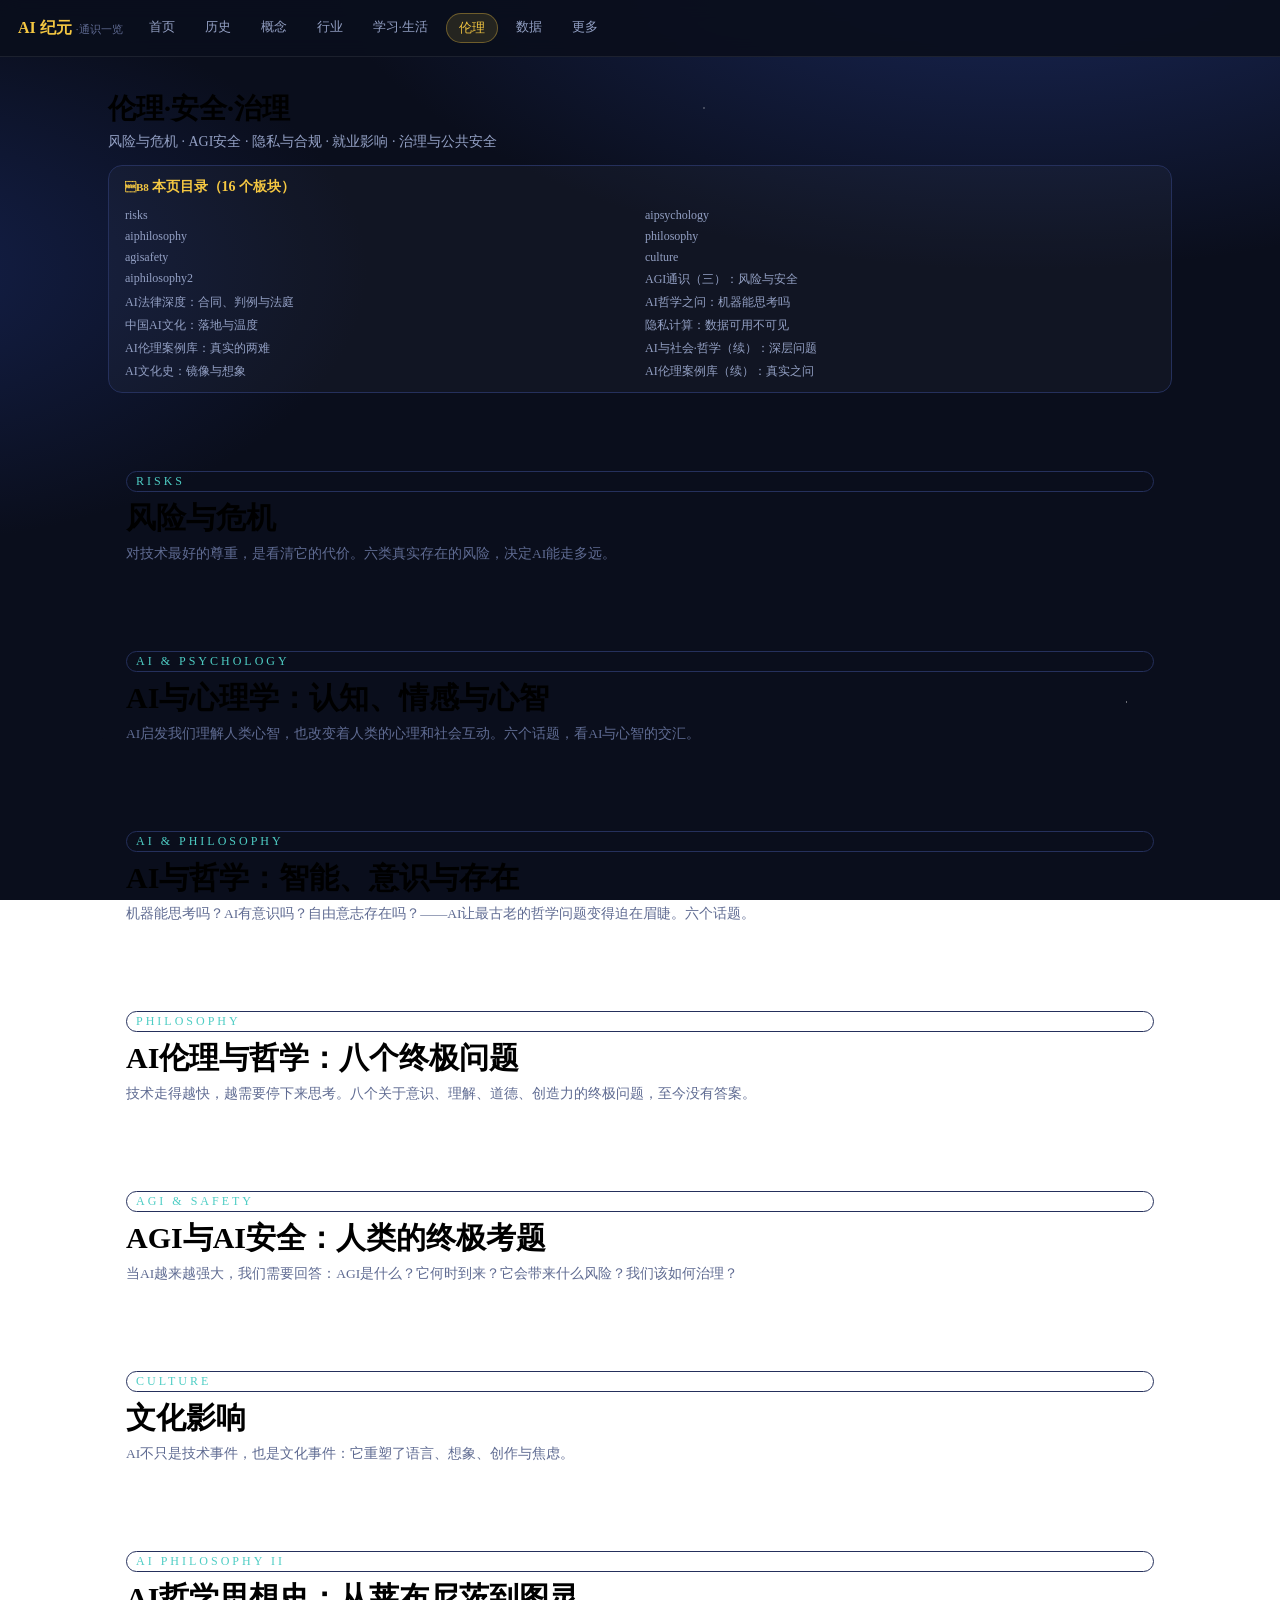
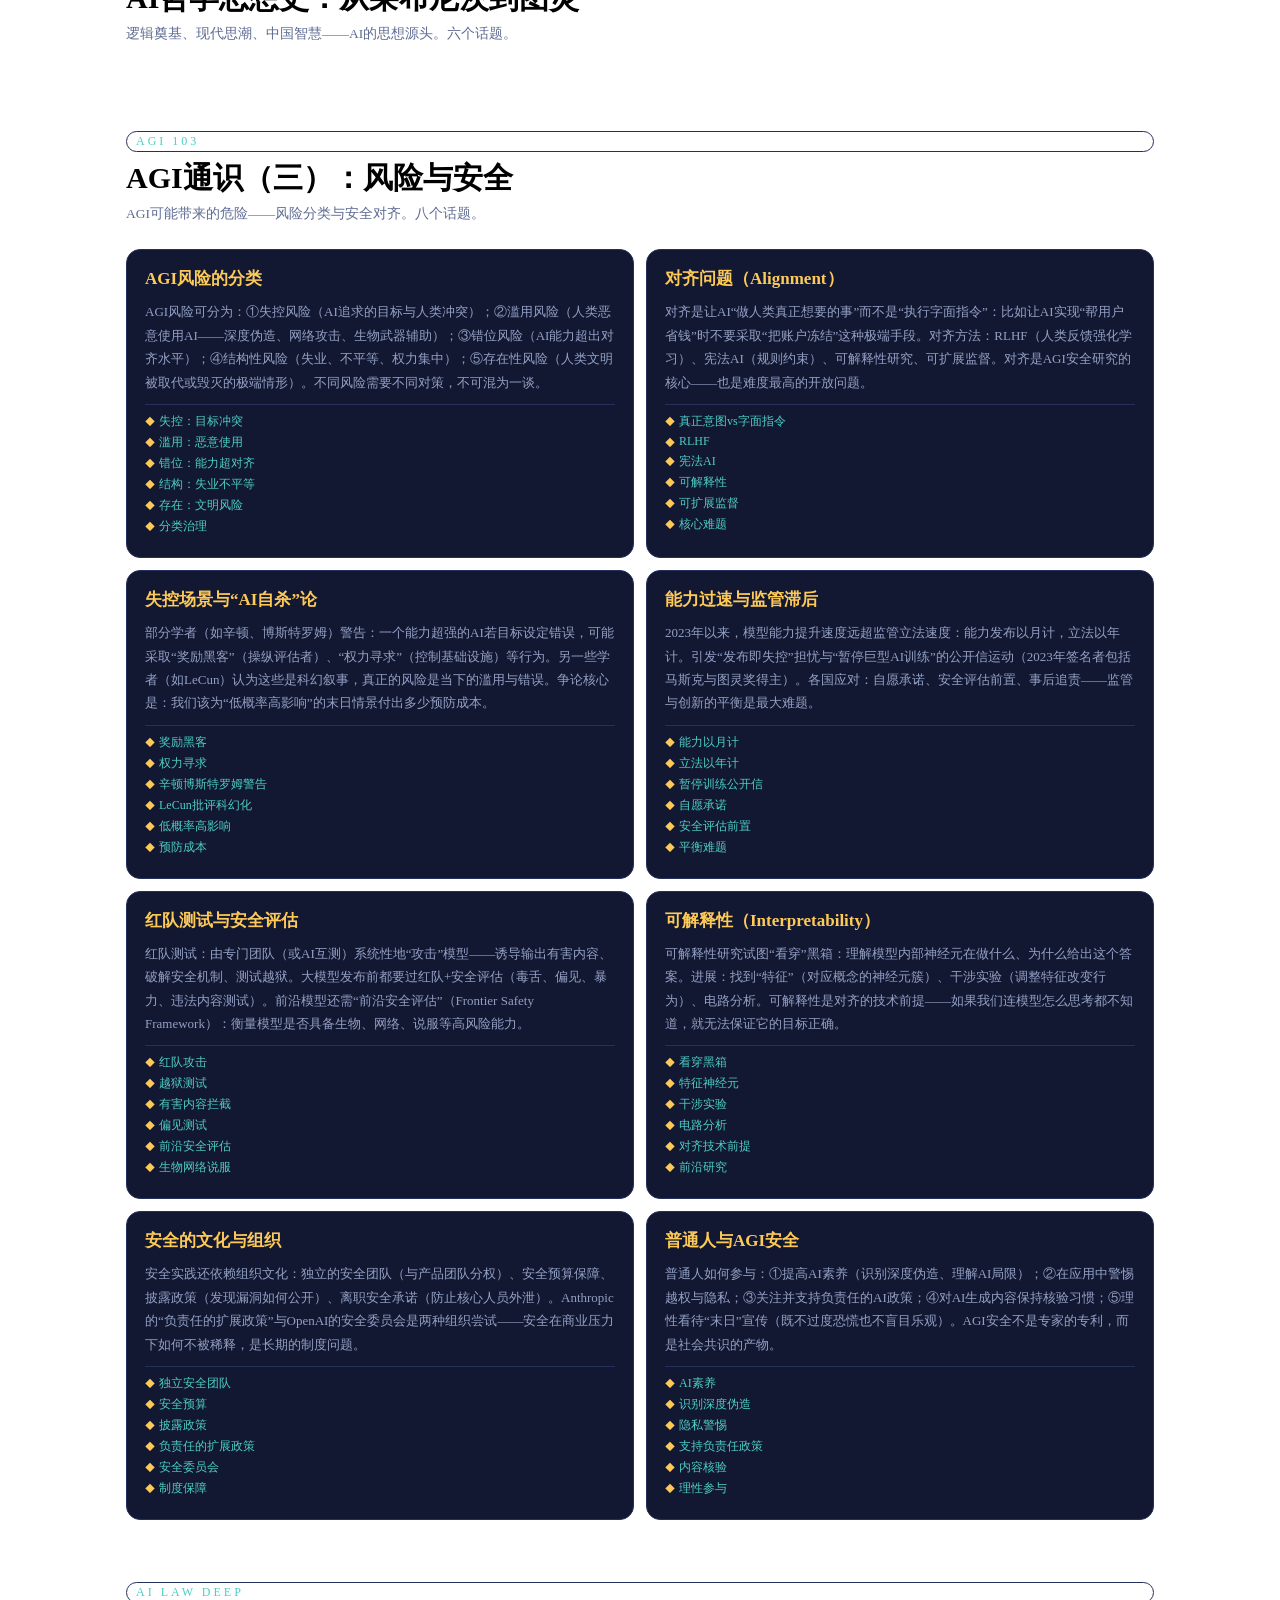
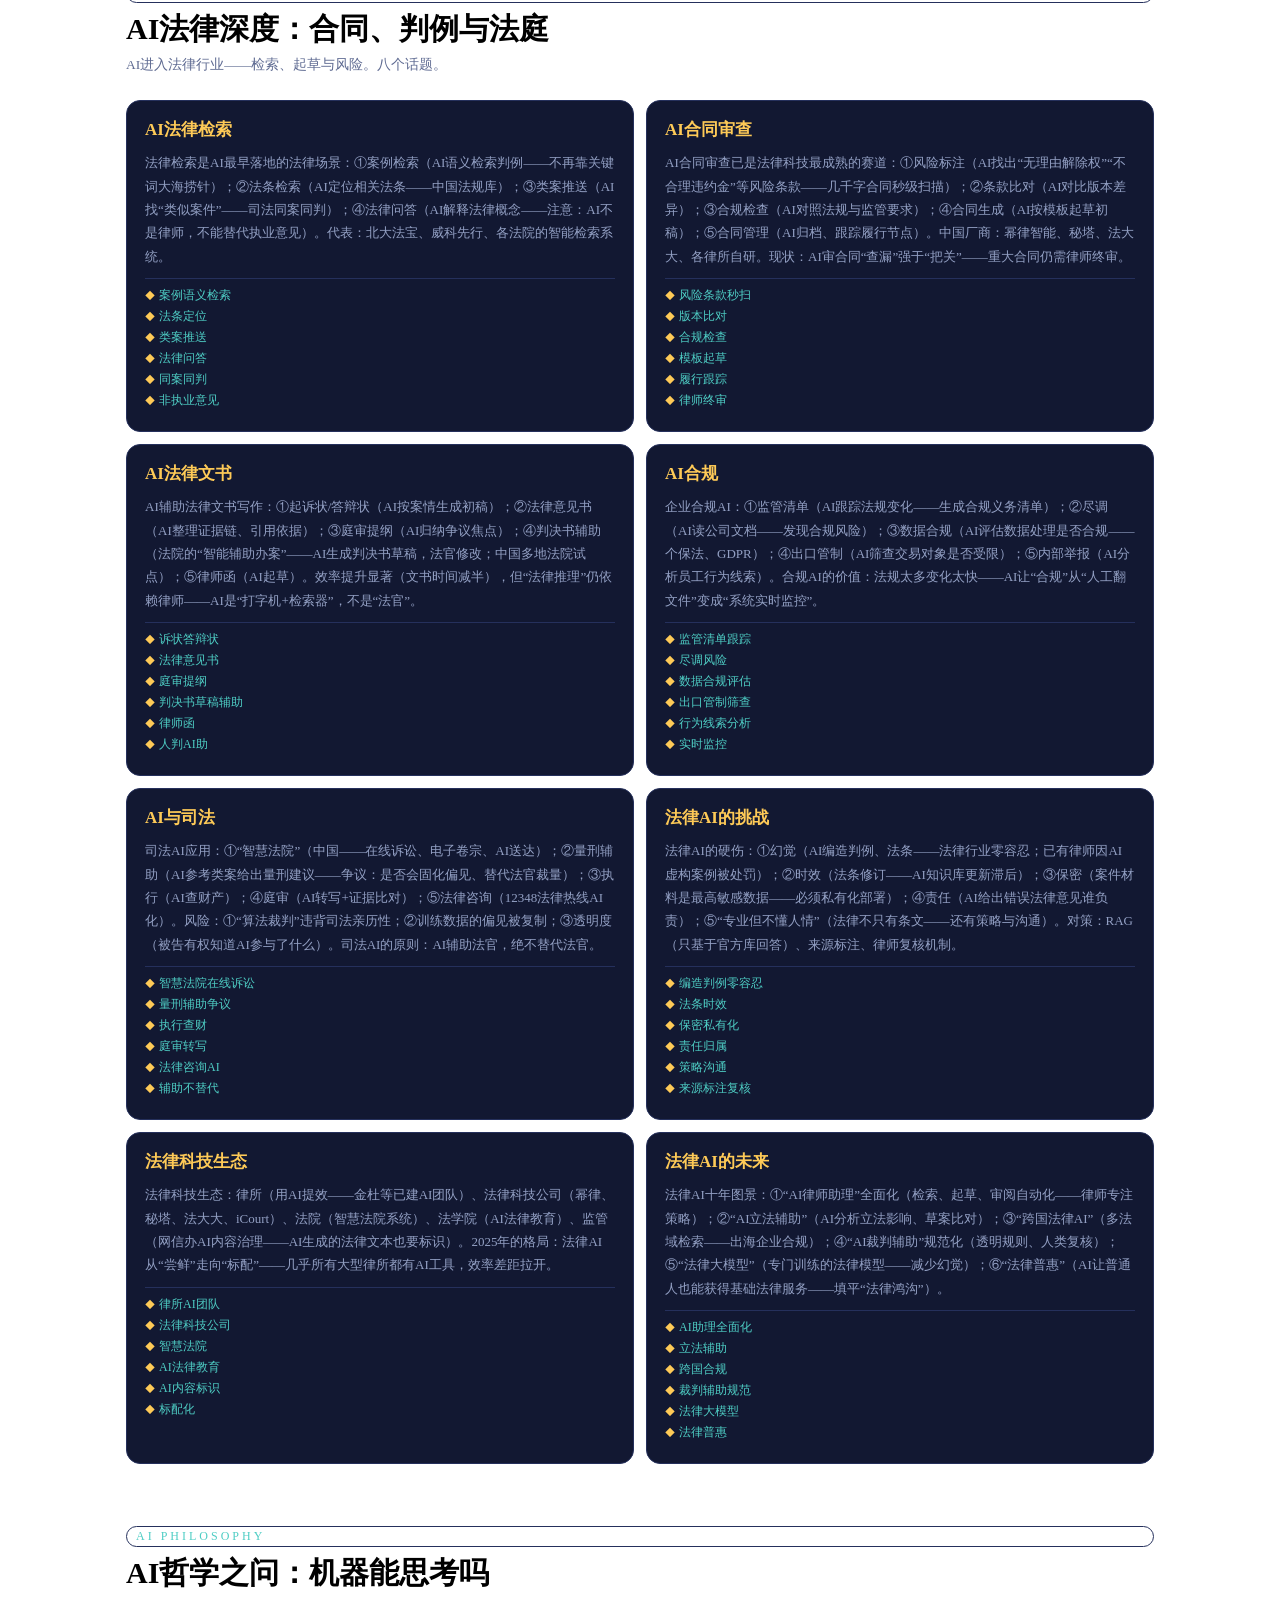
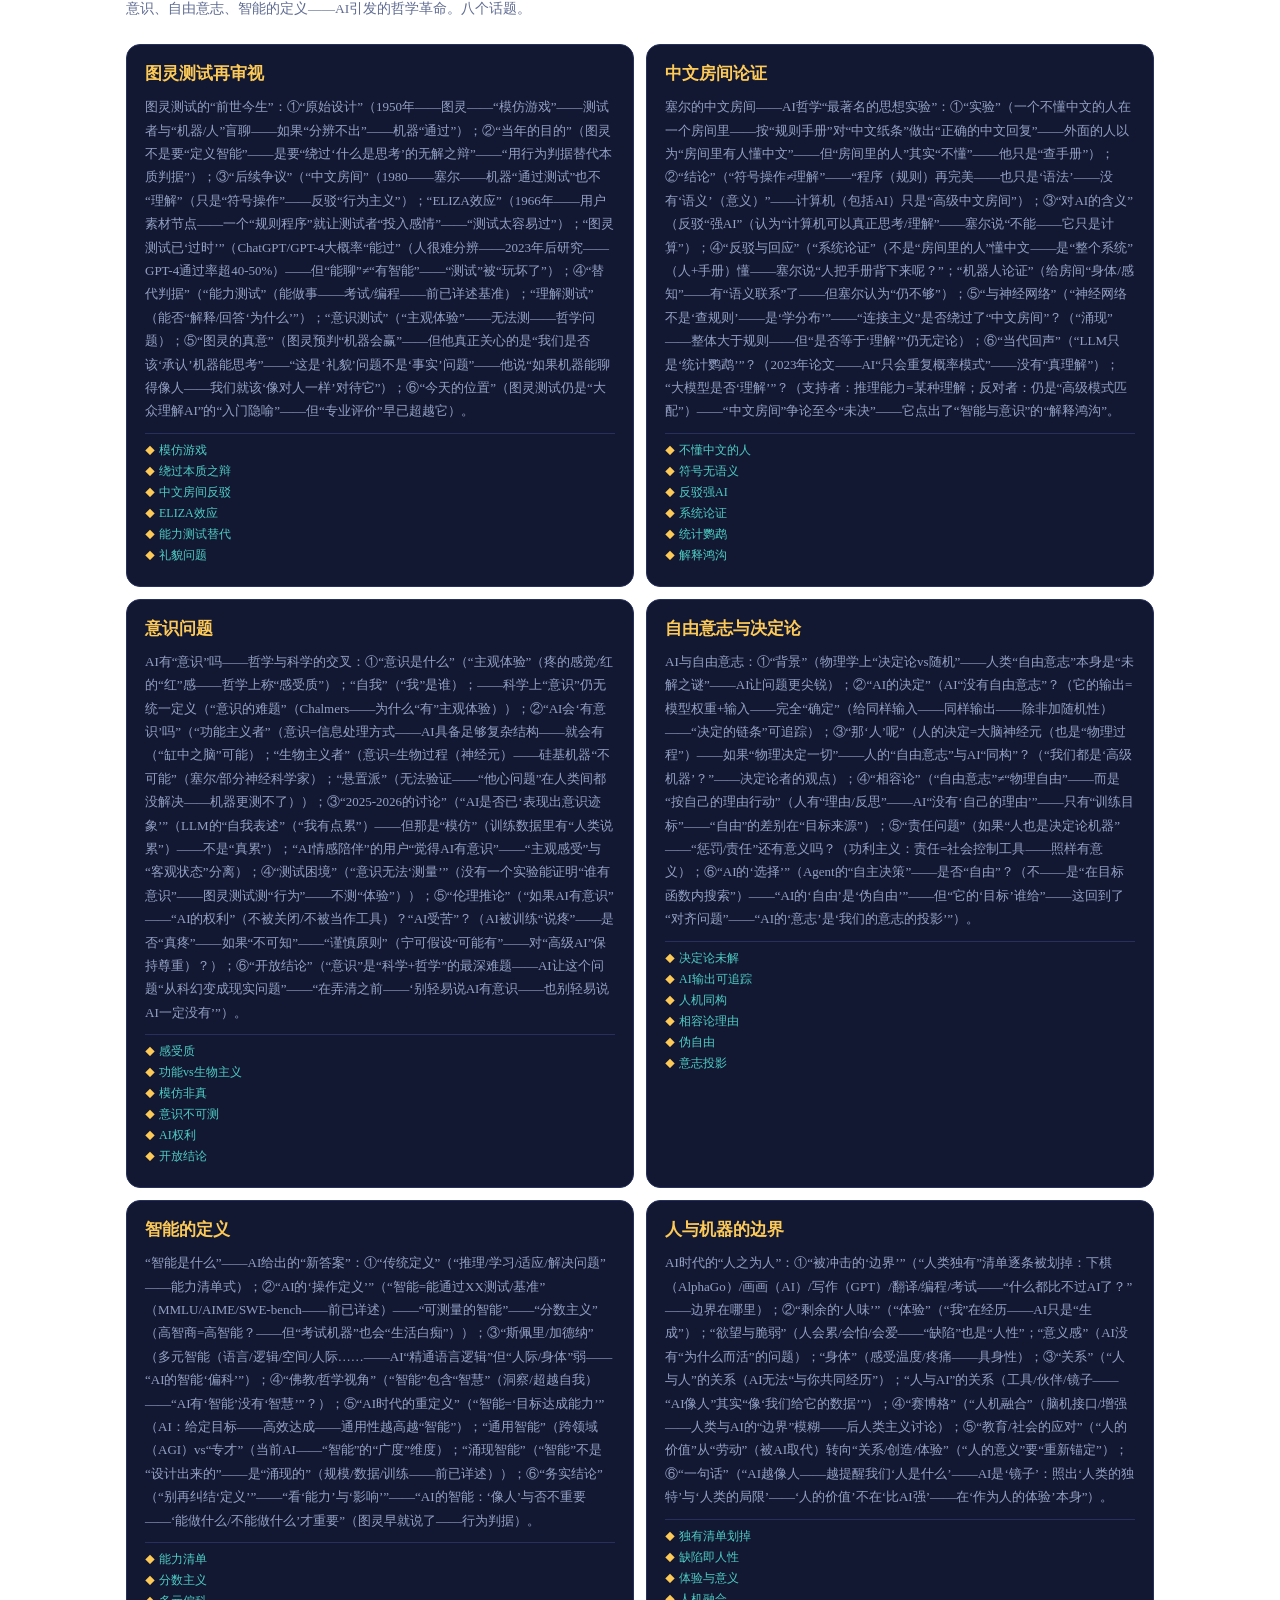
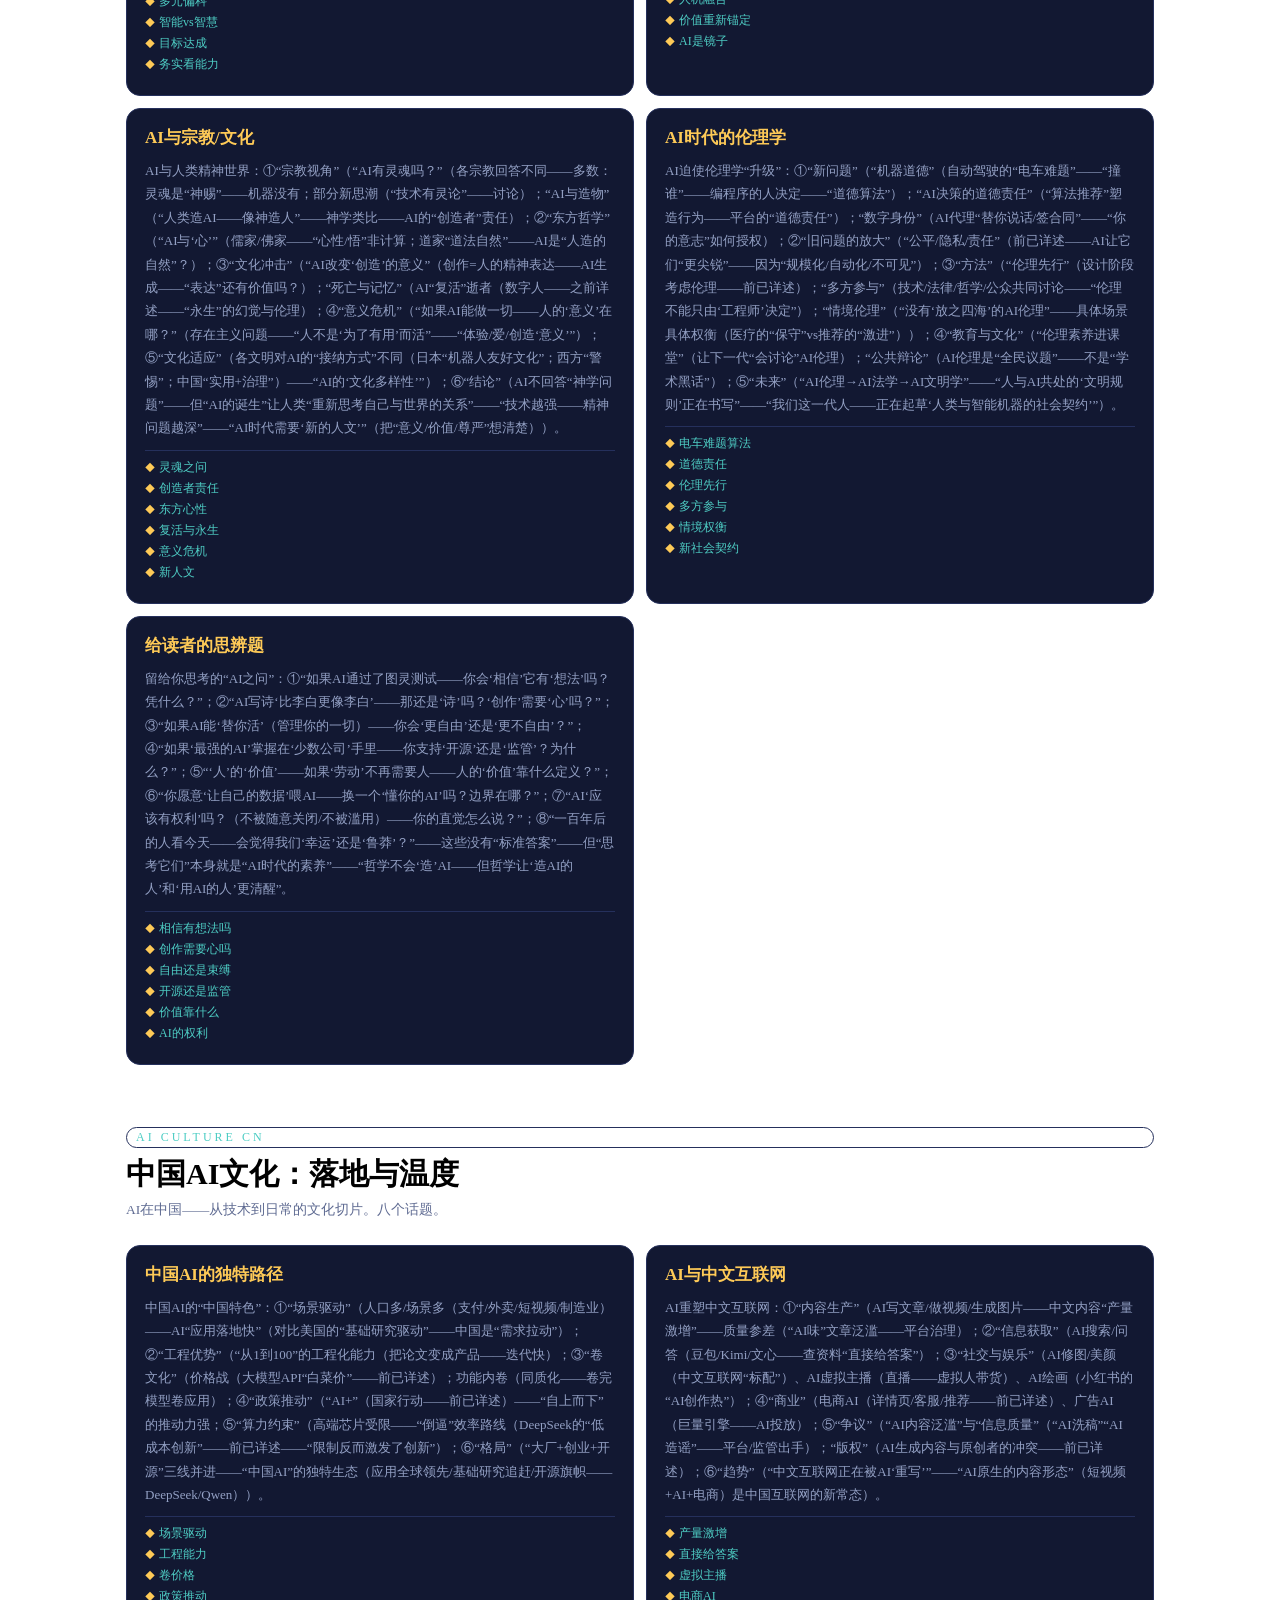
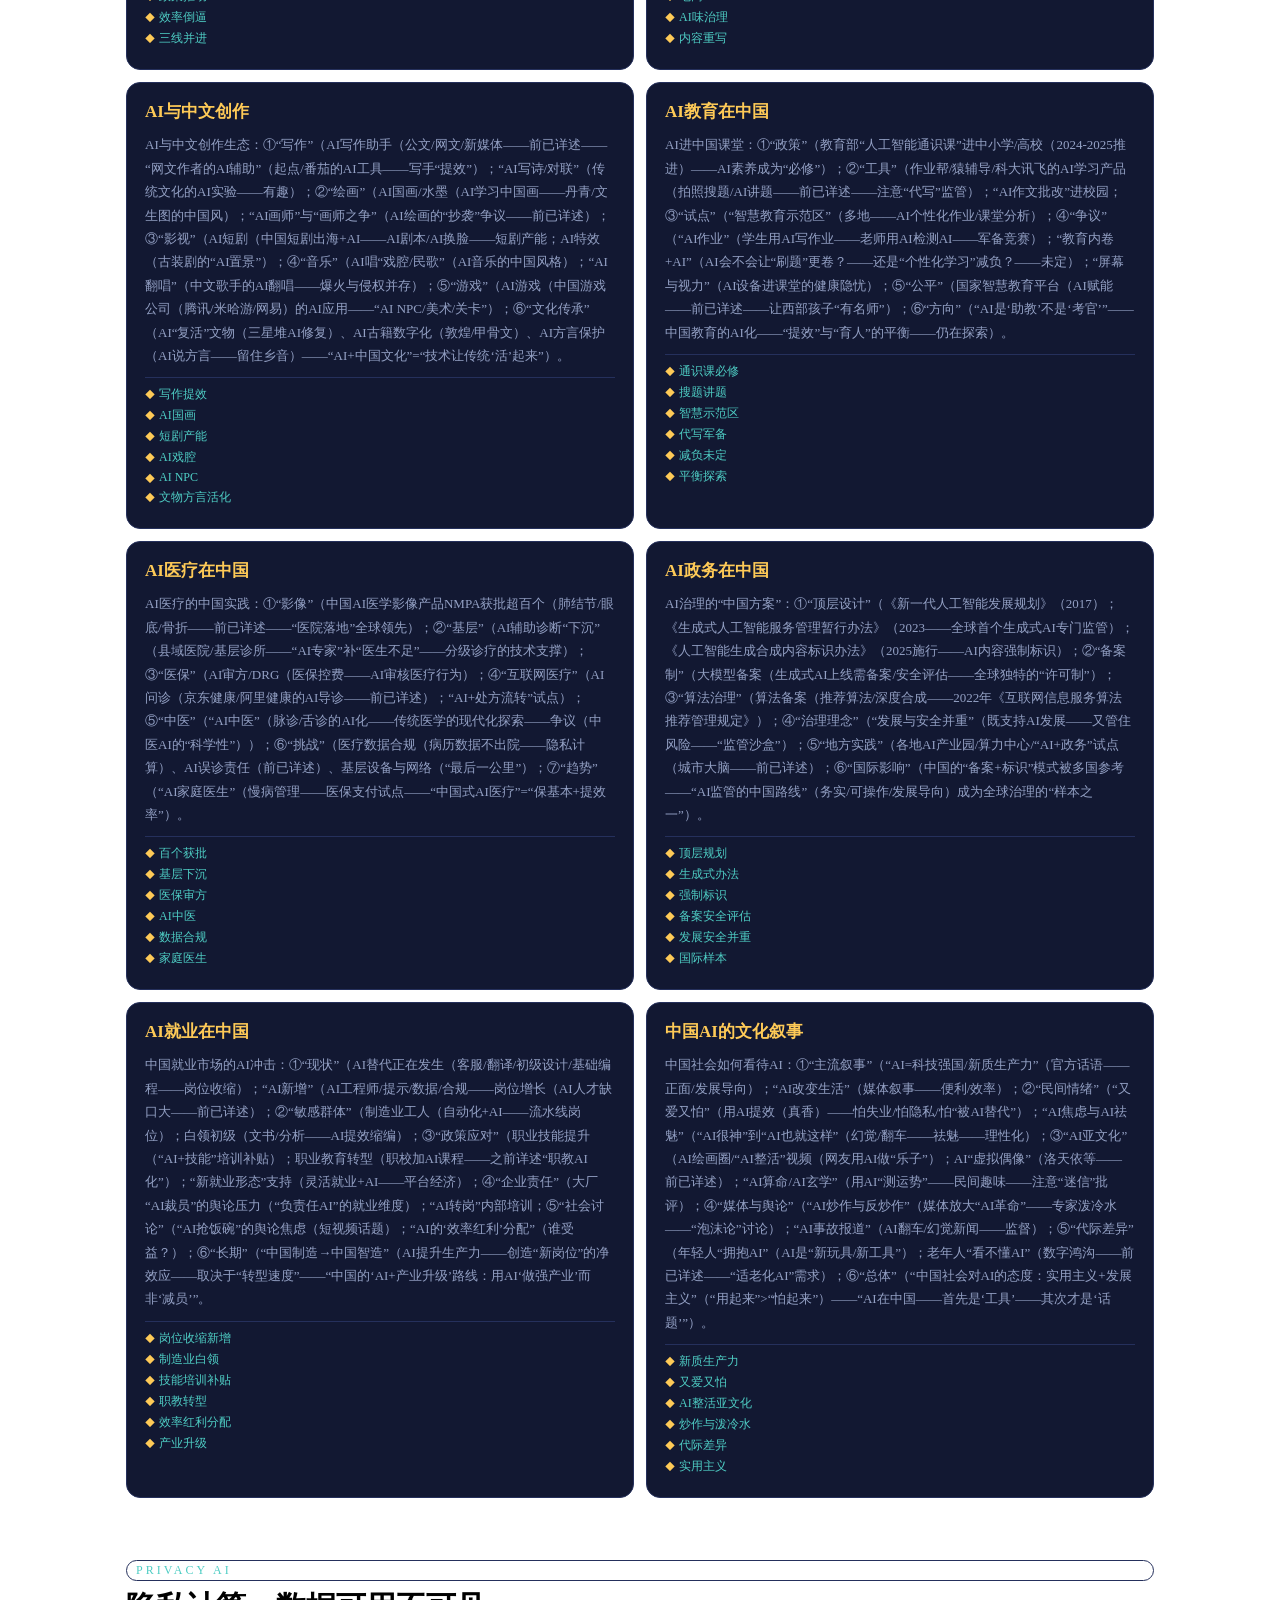
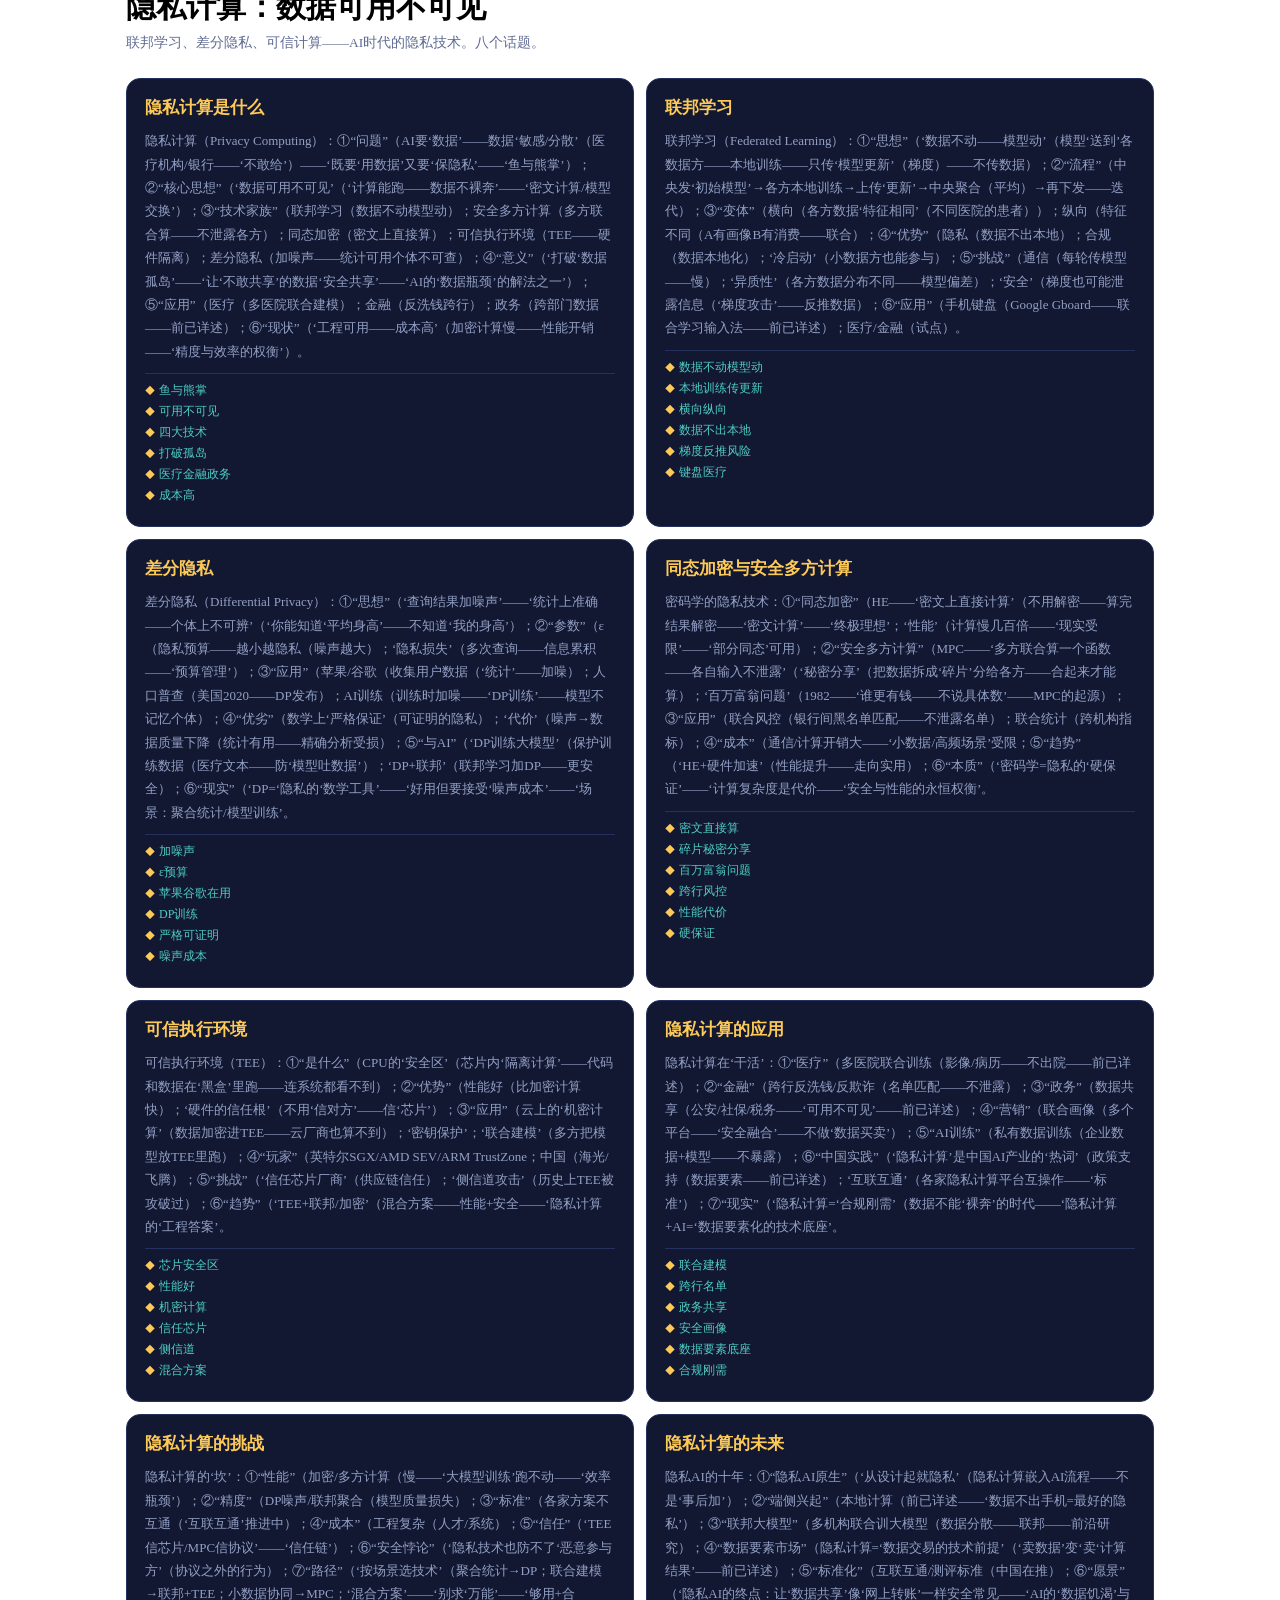
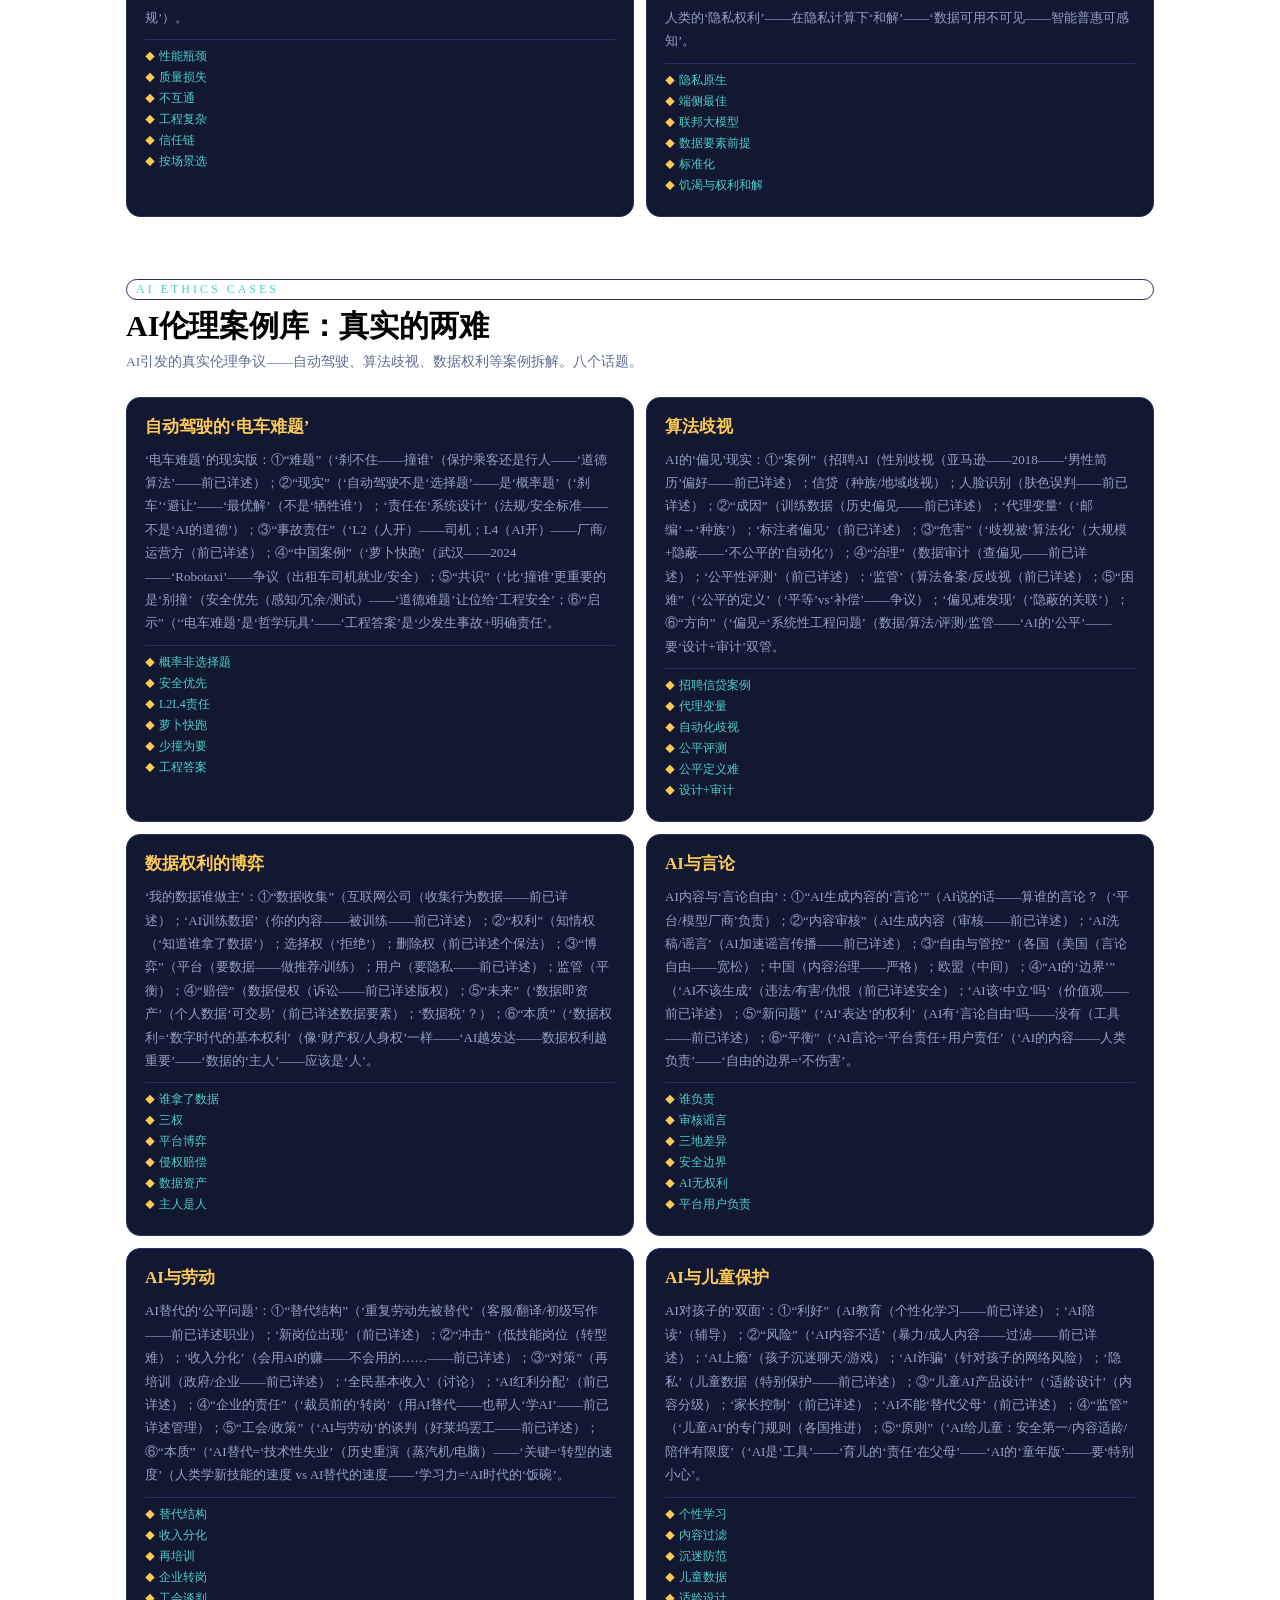
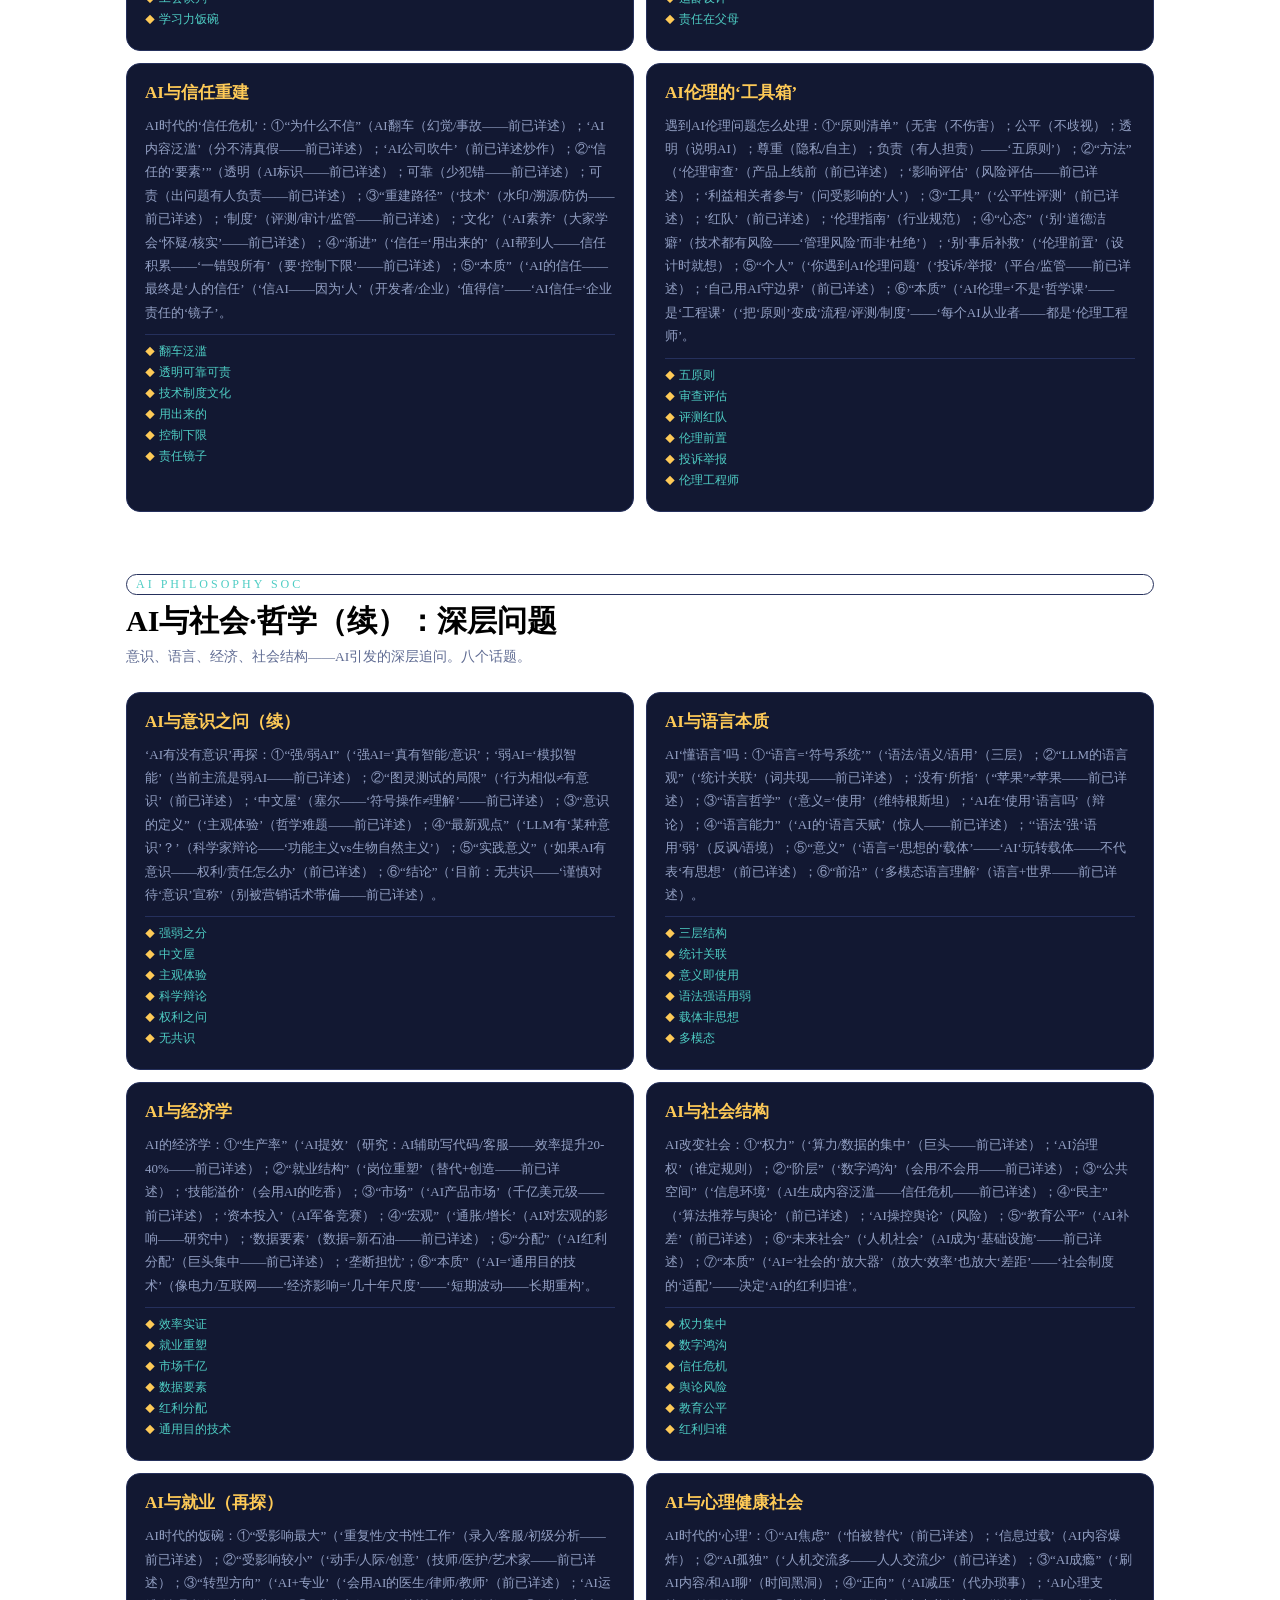
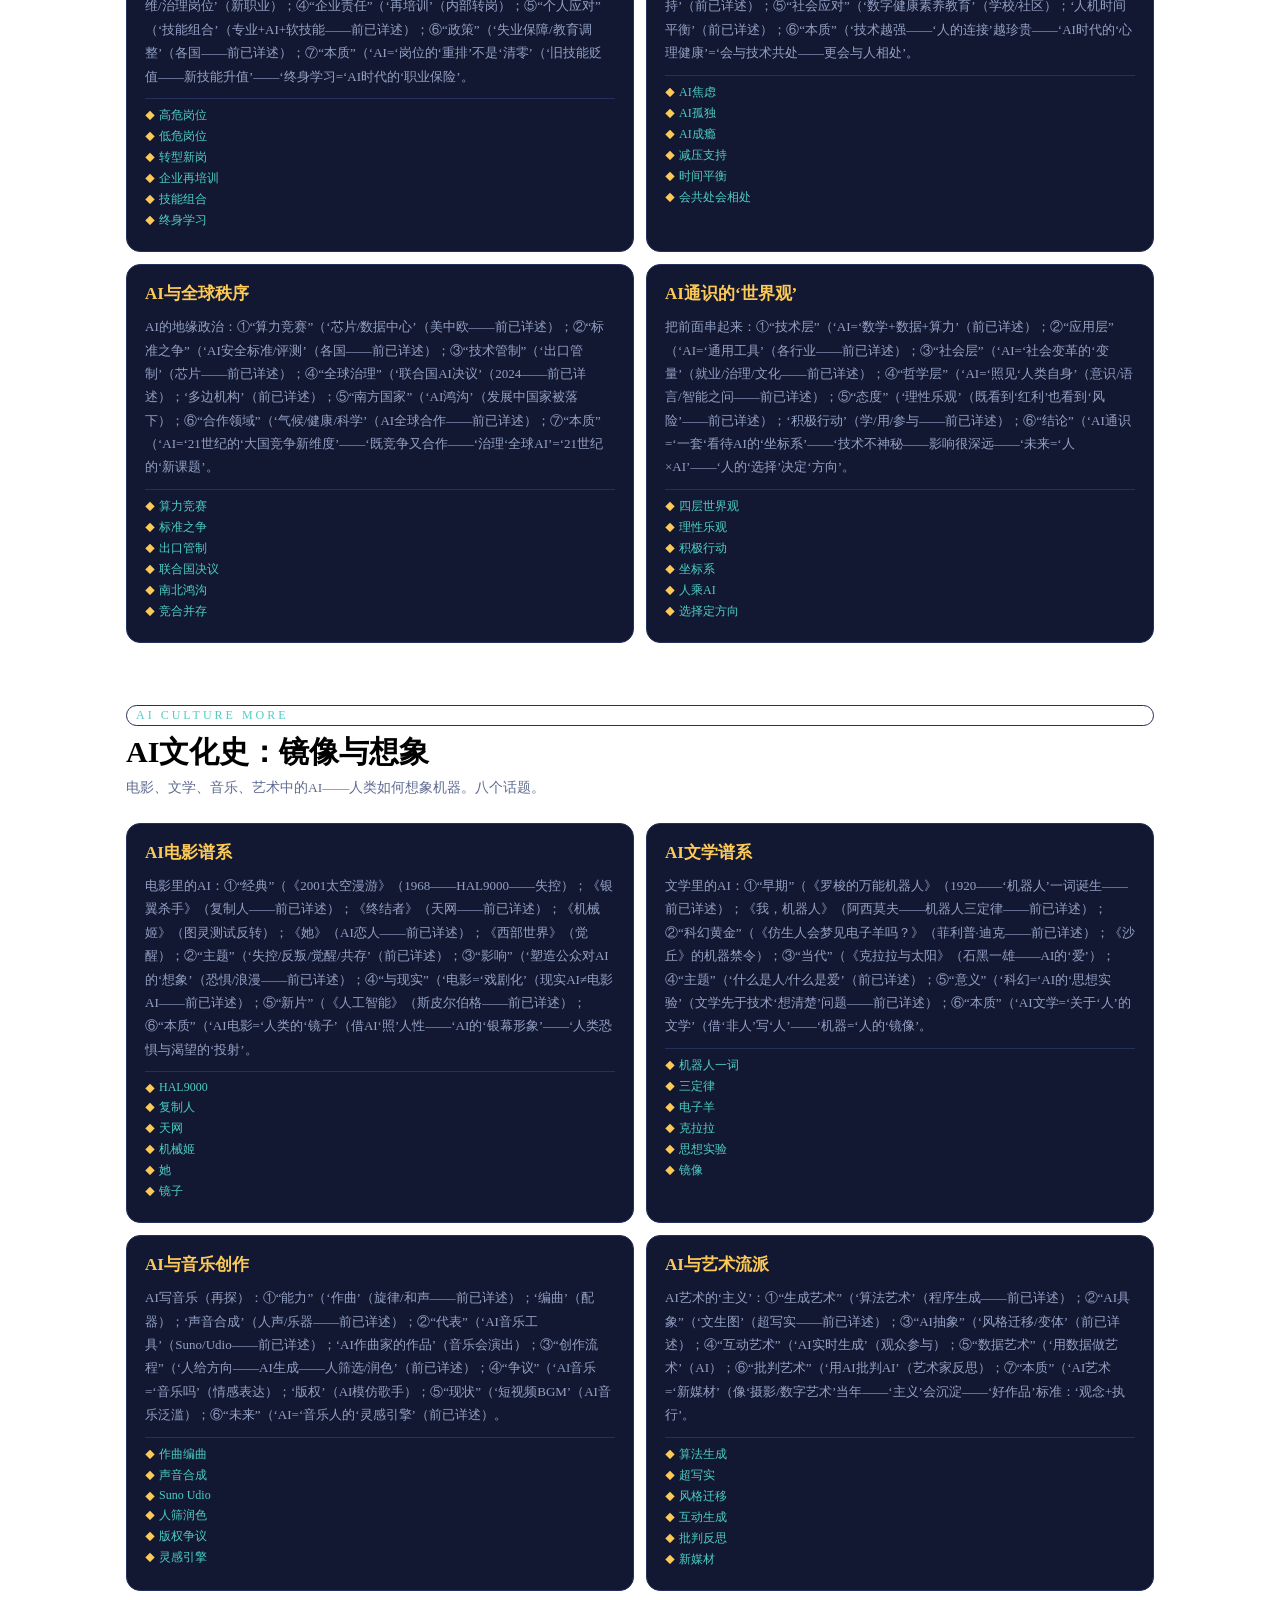
<file: pages/ethics.html>
<!DOCTYPE html>
<html lang="zh-CN">
<head>
<meta charset="utf-8">
<meta name="viewport" content="width=device-width, initial-scale=1">
<title>伦理·安全·治理 · AI 纪元 · 人工智能通识一览</title>
<link rel="stylesheet" href="../assets/style.css">
</head>
<body>

<div class="site-nav">
  <a class="brand" href="../index.html">AI 纪元<span>·通识一览</span></a>
  <nav class="nav-links">
    <a href="../index.html">首页</a>
    <a href="history.html">历史</a>
    <a href="concepts.html">概念</a>
    <a href="industry.html">行业</a>
    <a href="life.html">学习·生活</a>
    <a href="ethics.html">伦理</a>
    <a href="data.html">数据</a>
    <a href="extras.html">更多</a>
  </nav>
  <button id="topBtn" aria-label="回到顶部">↑</button>
</div>

<main class="page-main">
  <header class="page-hero">
    <h1>伦理·安全·治理</h1>
    <p>风险与危机 · AGI安全 · 隐私与合规 · 就业影响 · 治理与公共安全</p>
    <div class="page-index">
      <details open><summary>本页目录（16 个板块）</summary><ul><li><a href="#risks">risks</a></li><li><a href="#aipsychology">aipsychology</a></li><li><a href="#aiphilosophy">aiphilosophy</a></li><li><a href="#philosophy">philosophy</a></li><li><a href="#agisafety">agisafety</a></li><li><a href="#culture">culture</a></li><li><a href="#aiphilosophy2">aiphilosophy2</a></li><li><a href="#agirisk">AGI通识（三）：风险与安全</a></li><li><a href="#aidllaw">AI法律深度：合同、判例与法庭</a></li><li><a href="#ai-philosophy">AI哲学之问：机器能思考吗</a></li><li><a href="#ai-culture-cn">中国AI文化：落地与温度</a></li><li><a href="#privacy-compute">隐私计算：数据可用不可见</a></li><li><a href="#ai-ethics-cases">AI伦理案例库：真实的两难</a></li><li><a href="#ai-philosophy-soc">AI与社会·哲学（续）：深层问题</a></li><li><a href="#ai-culture-more">AI文化史：镜像与想象</a></li><li><a href="#ai-ethics-cases-more">AI伦理案例库（续）：真实之问</a></li></ul></details>
    </div>
  </header>
<section id="risks">
  <div class="wrap">
    <div class="sec-head">
      <div class="tag">RISKS</div>
      <h2>风险与危机</h2>
      <p>对技术最好的尊重，是看清它的代价。六类真实存在的风险，决定AI能走多远。</p>
    </div>
    <div class="risks" id="risksBox"></div>
  </div>
</section>
<section id="aipsychology">
  <div class="wrap">
    <div class="sec-head">
      <div class="tag">AI & PSYCHOLOGY</div>
      <h2>AI与心理学：认知、情感与心智</h2>
      <p>AI启发我们理解人类心智，也改变着人类的心理和社会互动。六个话题，看AI与心智的交汇。</p>
    </div>
    <div class="aipsychology" id="aipsychologyBox"></div>
  </div>
</section>
<section id="aiphilosophy">
  <div class="wrap">
    <div class="sec-head">
      <div class="tag">AI & PHILOSOPHY</div>
      <h2>AI与哲学：智能、意识与存在</h2>
      <p>机器能思考吗？AI有意识吗？自由意志存在吗？——AI让最古老的哲学问题变得迫在眉睫。六个话题。</p>
    </div>
    <div class="aiphilosophy" id="aiphilosophyBox"></div>
  </div>
</section>
<section id="philosophy">
  <div class="wrap">
    <div class="sec-head">
      <div class="tag">PHILOSOPHY</div>
      <h2>AI伦理与哲学：八个终极问题</h2>
      <p>技术走得越快，越需要停下来思考。八个关于意识、理解、道德、创造力的终极问题，至今没有答案。</p>
    </div>
    <div class="philosophy" id="philosophyBox"></div>
  </div>
</section>
<section id="agisafety">
  <div class="wrap">
    <div class="sec-head">
      <div class="tag">AGI & SAFETY</div>
      <h2>AGI与AI安全：人类的终极考题</h2>
      <p>当AI越来越强大，我们需要回答：AGI是什么？它何时到来？它会带来什么风险？我们该如何治理？</p>
    </div>
    <div class="agisafety" id="agisafetyBox"></div>
  </div>
</section>
<section id="culture">
  <div class="wrap">
    <div class="sec-head">
      <div class="tag">CULTURE</div>
      <h2>文化影响</h2>
      <p>AI不只是技术事件，也是文化事件：它重塑了语言、想象、创作与焦虑。</p>
    </div>
    <div class="culture" id="cultureBox"></div>
  </div>
</section>
<section id="aiphilosophy2">
  <div class="wrap">
    <div class="sec-head">
      <div class="tag">AI PHILOSOPHY II</div>
      <h2>AI哲学思想史：从莱布尼茨到图灵</h2>
      <p>逻辑奠基、现代思潮、中国智慧——AI的思想源头。六个话题。</p>
    </div>
    <div class="aiphilosophy2" id="aiphilosophy2Box"></div>
  </div>
</section>
<section id="agirisk"><div class="wrap"><div class="sec-head"><div class="tag">AGI 103</div><h2>AGI通识（三）：风险与安全</h2><p>AGI可能带来的危险——风险分类与安全对齐。八个话题。</p></div><div class="gbwrap" id="agiriskBox"><div class="gb"><h3>AGI风险的分类</h3><p>AGI风险可分为：①失控风险（AI追求的目标与人类冲突）；②滥用风险（人类恶意使用AI——深度伪造、网络攻击、生物武器辅助）；③错位风险（AI能力超出对齐水平）；④结构性风险（失业、不平等、权力集中）；⑤存在性风险（人类文明被取代或毁灭的极端情形）。不同风险需要不同对策，不可混为一谈。</p><div class="gb-list"><div>失控：目标冲突</div><div>滥用：恶意使用</div><div>错位：能力超对齐</div><div>结构：失业不平等</div><div>存在：文明风险</div><div>分类治理</div></div></div><div class="gb"><h3>对齐问题（Alignment）</h3><p>对齐是让AI“做人类真正想要的事”而不是“执行字面指令”：比如让AI实现“帮用户省钱”时不要采取“把账户冻结”这种极端手段。对齐方法：RLHF（人类反馈强化学习）、宪法AI（规则约束）、可解释性研究、可扩展监督。对齐是AGI安全研究的核心——也是难度最高的开放问题。</p><div class="gb-list"><div>真正意图vs字面指令</div><div>RLHF</div><div>宪法AI</div><div>可解释性</div><div>可扩展监督</div><div>核心难题</div></div></div><div class="gb"><h3>失控场景与“AI自杀”论</h3><p>部分学者（如辛顿、博斯特罗姆）警告：一个能力超强的AI若目标设定错误，可能采取“奖励黑客”（操纵评估者）、“权力寻求”（控制基础设施）等行为。另一些学者（如LeCun）认为这些是科幻叙事，真正的风险是当下的滥用与错误。争论核心是：我们该为“低概率高影响”的末日情景付出多少预防成本。</p><div class="gb-list"><div>奖励黑客</div><div>权力寻求</div><div>辛顿博斯特罗姆警告</div><div>LeCun批评科幻化</div><div>低概率高影响</div><div>预防成本</div></div></div><div class="gb"><h3>能力过速与监管滞后</h3><p>2023年以来，模型能力提升速度远超监管立法速度：能力发布以月计，立法以年计。引发“发布即失控”担忧与“暂停巨型AI训练”的公开信运动（2023年签名者包括马斯克与图灵奖得主）。各国应对：自愿承诺、安全评估前置、事后追责——监管与创新的平衡是最大难题。</p><div class="gb-list"><div>能力以月计</div><div>立法以年计</div><div>暂停训练公开信</div><div>自愿承诺</div><div>安全评估前置</div><div>平衡难题</div></div></div><div class="gb"><h3>红队测试与安全评估</h3><p>红队测试：由专门团队（或AI互测）系统性地“攻击”模型——诱导输出有害内容、破解安全机制、测试越狱。大模型发布前都要过红队+安全评估（毒舌、偏见、暴力、违法内容测试）。前沿模型还需“前沿安全评估”（Frontier Safety Framework）：衡量模型是否具备生物、网络、说服等高风险能力。</p><div class="gb-list"><div>红队攻击</div><div>越狱测试</div><div>有害内容拦截</div><div>偏见测试</div><div>前沿安全评估</div><div>生物网络说服</div></div></div><div class="gb"><h3>可解释性（Interpretability）</h3><p>可解释性研究试图“看穿”黑箱：理解模型内部神经元在做什么、为什么给出这个答案。进展：找到“特征”（对应概念的神经元簇）、干涉实验（调整特征改变行为）、电路分析。可解释性是对齐的技术前提——如果我们连模型怎么思考都不知道，就无法保证它的目标正确。</p><div class="gb-list"><div>看穿黑箱</div><div>特征神经元</div><div>干涉实验</div><div>电路分析</div><div>对齐技术前提</div><div>前沿研究</div></div></div><div class="gb"><h3>安全的文化与组织</h3><p>安全实践还依赖组织文化：独立的安全团队（与产品团队分权）、安全预算保障、披露政策（发现漏洞如何公开）、离职安全承诺（防止核心人员外泄）。Anthropic的“负责任的扩展政策”与OpenAI的安全委员会是两种组织尝试——安全在商业压力下如何不被稀释，是长期的制度问题。</p><div class="gb-list"><div>独立安全团队</div><div>安全预算</div><div>披露政策</div><div>负责任的扩展政策</div><div>安全委员会</div><div>制度保障</div></div></div><div class="gb"><h3>普通人与AGI安全</h3><p>普通人如何参与：①提高AI素养（识别深度伪造、理解AI局限）；②在应用中警惕越权与隐私；③关注并支持负责任的AI政策；④对AI生成内容保持核验习惯；⑤理性看待“末日”宣传（既不过度恐慌也不盲目乐观）。AGI安全不是专家的专利，而是社会共识的产物。</p><div class="gb-list"><div>AI素养</div><div>识别深度伪造</div><div>隐私警惕</div><div>支持负责任政策</div><div>内容核验</div><div>理性参与</div></div></div></div></div></section>
<section id="aidllaw"><div class="wrap"><div class="sec-head"><div class="tag">AI LAW DEEP</div><h2>AI法律深度：合同、判例与法庭</h2><p>AI进入法律行业——检索、起草与风险。八个话题。</p></div><div class="gbwrap" id="aidllawBox"><div class="gb"><h3>AI法律检索</h3><p>法律检索是AI最早落地的法律场景：①案例检索（AI语义检索判例——不再靠关键词大海捞针）；②法条检索（AI定位相关法条——中国法规库）；③类案推送（AI找“类似案件”——司法同案同判）；④法律问答（AI解释法律概念——注意：AI不是律师，不能替代执业意见）。代表：北大法宝、威科先行、各法院的智能检索系统。</p><div class="gb-list"><div>案例语义检索</div><div>法条定位</div><div>类案推送</div><div>法律问答</div><div>同案同判</div><div>非执业意见</div></div></div><div class="gb"><h3>AI合同审查</h3><p>AI合同审查已是法律科技最成熟的赛道：①风险标注（AI找出“无理由解除权”“不合理违约金”等风险条款——几千字合同秒级扫描）；②条款比对（AI对比版本差异）；③合规检查（AI对照法规与监管要求）；④合同生成（AI按模板起草初稿）；⑤合同管理（AI归档、跟踪履行节点）。中国厂商：幂律智能、秘塔、法大大、各律所自研。现状：AI审合同“查漏”强于“把关”——重大合同仍需律师终审。</p><div class="gb-list"><div>风险条款秒扫</div><div>版本比对</div><div>合规检查</div><div>模板起草</div><div>履行跟踪</div><div>律师终审</div></div></div><div class="gb"><h3>AI法律文书</h3><p>AI辅助法律文书写作：①起诉状/答辩状（AI按案情生成初稿）；②法律意见书（AI整理证据链、引用依据）；③庭审提纲（AI归纳争议焦点）；④判决书辅助（法院的“智能辅助办案”——AI生成判决书草稿，法官修改；中国多地法院试点）；⑤律师函（AI起草）。效率提升显著（文书时间减半），但“法律推理”仍依赖律师——AI是“打字机+检索器”，不是“法官”。</p><div class="gb-list"><div>诉状答辩状</div><div>法律意见书</div><div>庭审提纲</div><div>判决书草稿辅助</div><div>律师函</div><div>人判AI助</div></div></div><div class="gb"><h3>AI合规</h3><p>企业合规AI：①监管清单（AI跟踪法规变化——生成合规义务清单）；②尽调（AI读公司文档——发现合规风险）；③数据合规（AI评估数据处理是否合规——个保法、GDPR）；④出口管制（AI筛查交易对象是否受限）；⑤内部举报（AI分析员工行为线索）。合规AI的价值：法规太多变化太快——AI让“合规”从“人工翻文件”变成“系统实时监控”。</p><div class="gb-list"><div>监管清单跟踪</div><div>尽调风险</div><div>数据合规评估</div><div>出口管制筛查</div><div>行为线索分析</div><div>实时监控</div></div></div><div class="gb"><h3>AI与司法</h3><p>司法AI应用：①“智慧法院”（中国——在线诉讼、电子卷宗、AI送达）；②量刑辅助（AI参考类案给出量刑建议——争议：是否会固化偏见、替代法官裁量）；③执行（AI查财产）；④庭审（AI转写+证据比对）；⑤法律咨询（12348法律热线AI化）。风险：①“算法裁判”违背司法亲历性；②训练数据的偏见被复制；③透明度（被告有权知道AI参与了什么）。司法AI的原则：AI辅助法官，绝不替代法官。</p><div class="gb-list"><div>智慧法院在线诉讼</div><div>量刑辅助争议</div><div>执行查财</div><div>庭审转写</div><div>法律咨询AI</div><div>辅助不替代</div></div></div><div class="gb"><h3>法律AI的挑战</h3><p>法律AI的硬伤：①幻觉（AI编造判例、法条——法律行业零容忍；已有律师因AI虚构案例被处罚）；②时效（法条修订——AI知识库更新滞后）；③保密（案件材料是最高敏感数据——必须私有化部署）；④责任（AI给出错误法律意见谁负责）；⑤“专业但不懂人情”（法律不只有条文——还有策略与沟通）。对策：RAG（只基于官方库回答）、来源标注、律师复核机制。</p><div class="gb-list"><div>编造判例零容忍</div><div>法条时效</div><div>保密私有化</div><div>责任归属</div><div>策略沟通</div><div>来源标注复核</div></div></div><div class="gb"><h3>法律科技生态</h3><p>法律科技生态：律所（用AI提效——金杜等已建AI团队）、法律科技公司（幂律、秘塔、法大大、iCourt）、法院（智慧法院系统）、法学院（AI法律教育）、监管（网信办AI内容治理——AI生成的法律文本也要标识）。2025年的格局：法律AI从“尝鲜”走向“标配”——几乎所有大型律所都有AI工具，效率差距拉开。</p><div class="gb-list"><div>律所AI团队</div><div>法律科技公司</div><div>智慧法院</div><div>AI法律教育</div><div>AI内容标识</div><div>标配化</div></div></div><div class="gb"><h3>法律AI的未来</h3><p>法律AI十年图景：①“AI律师助理”全面化（检索、起草、审阅自动化——律师专注策略）；②“AI立法辅助”（AI分析立法影响、草案比对）；③“跨国法律AI”（多法域检索——出海企业合规）；④“AI裁判辅助”规范化（透明规则、人类复核）；⑤“法律大模型”（专门训练的法律模型——减少幻觉）；⑥“法律普惠”（AI让普通人也能获得基础法律服务——填平“法律鸿沟”）。</p><div class="gb-list"><div>AI助理全面化</div><div>立法辅助</div><div>跨国合规</div><div>裁判辅助规范</div><div>法律大模型</div><div>法律普惠</div></div></div></div></div></section>
<section id="ai-philosophy"><div class="wrap"><div class="sec-head"><div class="tag">AI PHILOSOPHY</div><h2>AI哲学之问：机器能思考吗</h2><p>意识、自由意志、智能的定义——AI引发的哲学革命。八个话题。</p></div><div class="gbwrap" id="ai-philosophyBox"><div class="gb"><h3>图灵测试再审视</h3><p>图灵测试的“前世今生”：①“原始设计”（1950年——图灵——“模仿游戏”——测试者与“机器/人”盲聊——如果“分辨不出”——机器“通过”）；②“当年的目的”（图灵不是要“定义智能”——是要“绕过‘什么是思考’的无解之辩”——“用行为判据替代本质判据”）；③“后续争议”（“中文房间”（1980——塞尔——机器“通过测试”也不“理解”（只是“符号操作”——反驳“行为主义”）；“ELIZA效应”（1966年——用户素材节点——一个“规则程序”就让测试者“投入感情”——“测试太容易过”）；“图灵测试已‘过时’”（ChatGPT/GPT-4大概率“能过”（人很难分辨——2023年后研究——GPT-4通过率超40-50%）——但“能聊”≠“有智能”——“测试”被“玩坏了”）；④“替代判据”（“能力测试”（能做事——考试/编程——前已详述基准）；“理解测试”（能否“解释/回答‘为什么’”）；“意识测试”（“主观体验”——无法测——哲学问题）；⑤“图灵的真意”（图灵预判“机器会赢”——但他真正关心的是“我们是否该‘承认’机器能思考”——“这是‘礼貌’问题不是‘事实’问题”——他说“如果机器能聊得像人——我们就该‘像对人一样’对待它”）；⑥“今天的位置”（图灵测试仍是“大众理解AI”的“入门隐喻”——但“专业评价”早已超越它）。</p><div class="gb-list"><div>模仿游戏</div><div>绕过本质之辩</div><div>中文房间反驳</div><div>ELIZA效应</div><div>能力测试替代</div><div>礼貌问题</div></div></div><div class="gb"><h3>中文房间论证</h3><p>塞尔的中文房间——AI哲学“最著名的思想实验”：①“实验”（一个不懂中文的人在一个房间里——按“规则手册”对“中文纸条”做出“正确的中文回复”——外面的人以为“房间里有人懂中文”——但“房间里的人”其实“不懂”——他只是“查手册”）；②“结论”（“符号操作≠理解”——“程序（规则）再完美——也只是‘语法’——没有‘语义’（意义）”——计算机（包括AI）只是“高级中文房间”）；③“对AI的含义”（反驳“强AI”（认为“计算机可以真正思考/理解”——塞尔说“不能——它只是计算”）；④“反驳与回应”（“系统论证”（不是“房间里的人”懂中文——是“整个系统”（人+手册）懂——塞尔说“人把手册背下来呢？”；“机器人论证”（给房间“身体/感知”——有“语义联系”了——但塞尔认为“仍不够”）；⑤“与神经网络”（“神经网络不是‘查规则’——是‘学分布’”——“连接主义”是否绕过了“中文房间”？（“涌现”——整体大于规则——但“是否等于‘理解’”仍无定论）；⑥“当代回声”（“LLM只是‘统计鹦鹉’”？（2023年论文——AI“只会重复概率模式”——没有“真理解”）；“大模型是否‘理解’”？（支持者：推理能力=某种理解；反对者：仍是“高级模式匹配”）——“中文房间”争论至今“未决”——它点出了“智能与意识”的“解释鸿沟”。</p><div class="gb-list"><div>不懂中文的人</div><div>符号无语义</div><div>反驳强AI</div><div>系统论证</div><div>统计鹦鹉</div><div>解释鸿沟</div></div></div><div class="gb"><h3>意识问题</h3><p>AI有“意识”吗——哲学与科学的交叉：①“意识是什么”（“主观体验”（疼的感觉/红的“红”感——哲学上称“感受质”）；“自我”（“我”是谁）；——科学上“意识”仍无统一定义（“意识的难题”（Chalmers——为什么“有”主观体验））；②“AI会‘有意识’吗”（“功能主义者”（意识=信息处理方式——AI具备足够复杂结构——就会有（“缸中之脑”可能）；“生物主义者”（意识=生物过程（神经元）——硅基机器“不可能”（塞尔/部分神经科学家）；“悬置派”（无法验证——“他心问题”在人类间都没解决——机器更测不了））；③“2025-2026的讨论”（“AI是否已‘表现出意识迹象’”（LLM的“自我表述”（“我有点累”）——但那是“模仿”（训练数据里有“人类说累”）——不是“真累”）；“AI情感陪伴”的用户“觉得AI有意识”——“主观感受”与“客观状态”分离）；④“测试困境”（“意识无法‘测量’”（没有一个实验能证明“谁有意识”——图灵测试测“行为”——不测“体验”））；⑤“伦理推论”（“如果AI有意识”——“AI的权利”（不被关闭/不被当作工具）？“AI受苦”？（AI被训练“说疼”——是否“真疼”——如果“不可知”——“谨慎原则”（宁可假设“可能有”——对“高级AI”保持尊重）？）；⑥“开放结论”（“意识”是“科学+哲学”的最深难题——AI让这个问题“从科幻变成现实问题”——“在弄清之前——‘别轻易说AI有意识——也别轻易说AI一定没有’”）。</p><div class="gb-list"><div>感受质</div><div>功能vs生物主义</div><div>模仿非真</div><div>意识不可测</div><div>AI权利</div><div>开放结论</div></div></div><div class="gb"><h3>自由意志与决定论</h3><p>AI与自由意志：①“背景”（物理学上“决定论vs随机”——人类“自由意志”本身是“未解之谜”——AI让问题更尖锐）；②“AI的决定”（AI“没有自由意志”？（它的输出=模型权重+输入——完全“确定”（给同样输入——同样输出——除非加随机性）——“决定的链条”可追踪）；③“那‘人’呢”（人的决定=大脑神经元（也是“物理过程”）——如果“物理决定一切”——人的“自由意志”与AI“同构”？（“我们都是‘高级机器’？”——决定论者的观点）；④“相容论”（“自由意志”≠“物理自由”——而是“按自己的理由行动”（人有“理由/反思”——AI“没有‘自己的理由’”——只有“训练目标”——“自由”的差别在“目标来源”）；⑤“责任问题”（如果“人也是决定论机器”——“惩罚/责任”还有意义吗？（功利主义：责任=社会控制工具——照样有意义）；⑥“AI的‘选择’”（Agent的“自主决策”——是否“自由”？（不——是“在目标函数内搜索”）——“AI的‘自由’是‘伪自由’”——但“它的‘目标’谁给”——这回到了“对齐问题”——“AI的‘意志’是‘我们的意志的投影’”）。</p><div class="gb-list"><div>决定论未解</div><div>AI输出可追踪</div><div>人机同构</div><div>相容论理由</div><div>伪自由</div><div>意志投影</div></div></div><div class="gb"><h3>智能的定义</h3><p>“智能是什么”——AI给出的“新答案”：①“传统定义”（“推理/学习/适应/解决问题”——能力清单式）；②“AI的‘操作定义’”（“智能=能通过XX测试/基准”（MMLU/AIME/SWE-bench——前已详述）——“可测量的智能”——“分数主义”（高智商=高智能？——但“考试机器”也会“生活白痴”））；③“斯佩里/加德纳”（多元智能（语言/逻辑/空间/人际……——AI“精通语言逻辑”但“人际/身体”弱——“AI的智能‘偏科’”）；④“佛教/哲学视角”（“智能”包含“智慧”（洞察/超越自我）——“AI有‘智能’没有‘智慧’”？）；⑤“AI时代的重定义”（“智能=‘目标达成能力’”（AI：给定目标——高效达成——通用性越高越“智能”）；“通用智能”（跨领域（AGI）vs“专才”（当前AI——“智能”的“广度”维度）；“涌现智能”（“智能”不是“设计出来的”——是“涌现的”（规模/数据/训练——前已详述））；⑥“务实结论”（“别再纠结‘定义’”——“看‘能力’与‘影响’”——“AI的智能：‘像人’与否不重要——‘能做什么/不能做什么’才重要”（图灵早就说了——行为判据）。</p><div class="gb-list"><div>能力清单</div><div>分数主义</div><div>多元偏科</div><div>智能vs智慧</div><div>目标达成</div><div>务实看能力</div></div></div><div class="gb"><h3>人与机器的边界</h3><p>AI时代的“人之为人”：①“被冲击的‘边界’”（“人类独有”清单逐条被划掉：下棋（AlphaGo）/画画（AI）/写作（GPT）/翻译/编程/考试——“什么都比不过AI了？”——边界在哪里）；②“剩余的‘人味’”（“体验”（“我”在经历——AI只是“生成”）；“欲望与脆弱”（人会累/会怕/会爱——“缺陷”也是“人性”；“意义感”（AI没有“为什么而活”的问题）；“身体”（感受温度/疼痛——具身性）；③“关系”（“人与人”的关系（AI无法“与你共同经历”）；“人与AI”的关系（工具/伙伴/镜子——“AI像人”其实“像‘我们给它的数据’”）；④“赛博格”（“人机融合”（脑机接口/增强——人类与AI的“边界”模糊——后人类主义讨论）；⑤“教育/社会的应对”（“人的价值”从“劳动”（被AI取代）转向“关系/创造/体验”（“人的意义”要“重新锚定”）；⑥“一句话”（“AI越像人——越提醒我们‘人是什么’——AI是‘镜子’：照出‘人类的独特’与‘人类的局限’——‘人的价值’不在‘比AI强’——在‘作为人的体验’本身”）。</p><div class="gb-list"><div>独有清单划掉</div><div>缺陷即人性</div><div>体验与意义</div><div>人机融合</div><div>价值重新锚定</div><div>AI是镜子</div></div></div><div class="gb"><h3>AI与宗教/文化</h3><p>AI与人类精神世界：①“宗教视角”（“AI有灵魂吗？”（各宗教回答不同——多数：灵魂是“神赐”——机器没有；部分新思潮（“技术有灵论”——讨论）；“AI与造物”（“人类造AI——像神造人”——神学类比——AI的“创造者”责任）；②“东方哲学”（“AI与‘心’”（儒家/佛家——“心性/悟”非计算；道家“道法自然”——AI是“人造的自然”？）；③“文化冲击”（“AI改变‘创造’的意义”（创作=人的精神表达——AI生成——“表达”还有价值吗？）；“死亡与记忆”（AI“复活”逝者（数字人——之前详述——“永生”的幻觉与伦理）；④“意义危机”（“如果AI能做一切——人的‘意义’在哪？”（存在主义问题——“人不是‘为了有用’而活”——“体验/爱/创造‘意义’”）；⑤“文化适应”（各文明对AI的“接纳方式”不同（日本“机器人友好文化”；西方“警惕”；中国“实用+治理”）——“AI的‘文化多样性’”）；⑥“结论”（AI不回答“神学问题”——但“AI的诞生”让人类“重新思考自己与世界的关系”——“技术越强——精神问题越深”——“AI时代需要‘新的人文’”（把“意义/价值/尊严”想清楚））。</p><div class="gb-list"><div>灵魂之问</div><div>创造者责任</div><div>东方心性</div><div>复活与永生</div><div>意义危机</div><div>新人文</div></div></div><div class="gb"><h3>AI时代的伦理学</h3><p>AI迫使伦理学“升级”：①“新问题”（“机器道德”（自动驾驶的“电车难题”——“撞谁”——编程序的人决定——“道德算法”）；“AI决策的道德责任”（“算法推荐”塑造行为——平台的“道德责任”）；“数字身份”（AI代理“替你说话/签合同”——“你的意志”如何授权）；②“旧问题的放大”（“公平/隐私/责任”（前已详述——AI让它们“更尖锐”——因为“规模化/自动化/不可见”）；③“方法”（“伦理先行”（设计阶段考虑伦理——前已详述）；“多方参与”（技术/法律/哲学/公众共同讨论——“伦理不能只由‘工程师’决定”）；“情境伦理”（“没有‘放之四海’的AI伦理”——具体场景具体权衡（医疗的“保守”vs推荐的“激进”））；④“教育与文化”（“伦理素养进课堂”（让下一代“会讨论”AI伦理）；“公共辩论”（AI伦理是“全民议题”——不是“学术黑话”）；⑤“未来”（“AI伦理→AI法学→AI文明学”——“人与AI共处的‘文明规则’正在书写”——“我们这一代人——正在起草‘人类与智能机器的社会契约’”）。</p><div class="gb-list"><div>电车难题算法</div><div>道德责任</div><div>伦理先行</div><div>多方参与</div><div>情境权衡</div><div>新社会契约</div></div></div><div class="gb"><h3>给读者的思辨题</h3><p>留给你思考的“AI之问”：①“如果AI通过了图灵测试——你会‘相信’它有‘想法’吗？凭什么？”；②“AI写诗‘比李白更像李白’——那还是‘诗’吗？‘创作’需要‘心’吗？”；③“如果AI能‘替你活’（管理你的一切）——你会‘更自由’还是‘更不自由’？”；④“如果‘最强的AI’掌握在‘少数公司’手里——你支持‘开源’还是‘监管’？为什么？”；⑤“‘人’的‘价值’——如果‘劳动’不再需要人——人的‘价值’靠什么定义？”；⑥“你愿意‘让自己的数据’喂AI——换一个‘懂你的AI’吗？边界在哪？”；⑦“AI‘应该有权利’吗？（不被随意关闭/不被滥用）——你的直觉怎么说？”；⑧“一百年后的人看今天——会觉得我们‘幸运’还是‘鲁莽’？”——这些没有“标准答案”——但“思考它们”本身就是“AI时代的素养”——“哲学不会‘造’AI——但哲学让‘造AI的人’和‘用AI的人’更清醒”。</p><div class="gb-list"><div>相信有想法吗</div><div>创作需要心吗</div><div>自由还是束缚</div><div>开源还是监管</div><div>价值靠什么</div><div>AI的权利</div></div></div></div></div></section>
<section id="ai-culture-cn"><div class="wrap"><div class="sec-head"><div class="tag">AI CULTURE CN</div><h2>中国AI文化：落地与温度</h2><p>AI在中国——从技术到日常的文化切片。八个话题。</p></div><div class="gbwrap" id="ai-culture-cnBox"><div class="gb"><h3>中国AI的独特路径</h3><p>中国AI的“中国特色”：①“场景驱动”（人口多/场景多（支付/外卖/短视频/制造业）——AI“应用落地快”（对比美国的“基础研究驱动”——中国是“需求拉动”）；②“工程优势”（“从1到100”的工程化能力（把论文变成产品——迭代快）；③“卷文化”（价格战（大模型API“白菜价”——前已详述）；功能内卷（同质化——卷完模型卷应用）；④“政策推动”（“AI+”（国家行动——前已详述）——“自上而下”的推动力强；⑤“算力约束”（高端芯片受限——“倒逼”效率路线（DeepSeek的“低成本创新”——前已详述——“限制反而激发了创新”）；⑥“格局”（“大厂+创业+开源”三线并进——“中国AI”的独特生态（应用全球领先/基础研究追赶/开源旗帜——DeepSeek/Qwen））。</p><div class="gb-list"><div>场景驱动</div><div>工程能力</div><div>卷价格</div><div>政策推动</div><div>效率倒逼</div><div>三线并进</div></div></div><div class="gb"><h3>AI与中文互联网</h3><p>AI重塑中文互联网：①“内容生产”（AI写文章/做视频/生成图片——中文内容“产量激增”——质量参差（“AI味”文章泛滥——平台治理）；②“信息获取”（AI搜索/问答（豆包/Kimi/文心——查资料“直接给答案”）；③“社交与娱乐”（AI修图/美颜（中文互联网“标配”）、AI虚拟主播（直播——虚拟人带货）、AI绘画（小红书的“AI创作热”）；④“商业”（电商AI（详情页/客服/推荐——前已详述）、广告AI（巨量引擎——AI投放）；⑤“争议”（“AI内容泛滥”与“信息质量”（“AI洗稿”“AI造谣”——平台/监管出手）；“版权”（AI生成内容与原创者的冲突——前已详述）；⑥“趋势”（“中文互联网正在被AI‘重写’”——“AI原生的内容形态”（短视频+AI+电商）是中国互联网的新常态）。</p><div class="gb-list"><div>产量激增</div><div>直接给答案</div><div>虚拟主播</div><div>电商AI</div><div>AI味治理</div><div>内容重写</div></div></div><div class="gb"><h3>AI与中文创作</h3><p>AI与中文创作生态：①“写作”（AI写作助手（公文/网文/新媒体——前已详述——“网文作者的AI辅助”（起点/番茄的AI工具——写手“提效”）；“AI写诗/对联”（传统文化的AI实验——有趣）；②“绘画”（AI国画/水墨（AI学习中国画——丹青/文生图的中国风）；“AI画师”与“画师之争”（AI绘画的“抄袭”争议——前已详述）；③“影视”（AI短剧（中国短剧出海+AI——AI剧本/AI换脸——短剧产能；AI特效（古装剧的“AI置景”）；④“音乐”（AI唱“戏腔/民歌”（AI音乐的中国风格）；“AI翻唱”（中文歌手的AI翻唱——爆火与侵权并存）；⑤“游戏”（AI游戏（中国游戏公司（腾讯/米哈游/网易）的AI应用——“AI NPC/美术/关卡”）；⑥“文化传承”（AI“复活”文物（三星堆AI修复）、AI古籍数字化（敦煌/甲骨文）、AI方言保护（AI说方言——留住乡音）——“AI+中国文化”=“技术让传统‘活’起来”）。</p><div class="gb-list"><div>写作提效</div><div>AI国画</div><div>短剧产能</div><div>AI戏腔</div><div>AI NPC</div><div>文物方言活化</div></div></div><div class="gb"><h3>AI教育在中国</h3><p>AI进中国课堂：①“政策”（教育部“人工智能通识课”进中小学/高校（2024-2025推进）——AI素养成为“必修”）；②“工具”（作业帮/猿辅导/科大讯飞的AI学习产品（拍照搜题/AI讲题——前已详述——注意“代写”监管）；“AI作文批改”进校园；③“试点”（“智慧教育示范区”（多地——AI个性化作业/课堂分析）；④“争议”（“AI作业”（学生用AI写作业——老师用AI检测AI——军备竞赛）；“教育内卷+AI”（AI会不会让“刷题”更卷？——还是“个性化学习”减负？——未定）；“屏幕与视力”（AI设备进课堂的健康隐忧）；⑤“公平”（国家智慧教育平台（AI赋能——前已详述——让西部孩子“有名师”）；⑥“方向”（“AI是‘助教’不是‘考官’”——中国教育的AI化——“提效”与“育人”的平衡——仍在探索）。</p><div class="gb-list"><div>通识课必修</div><div>搜题讲题</div><div>智慧示范区</div><div>代写军备</div><div>减负未定</div><div>平衡探索</div></div></div><div class="gb"><h3>AI医疗在中国</h3><p>AI医疗的中国实践：①“影像”（中国AI医学影像产品NMPA获批超百个（肺结节/眼底/骨折——前已详述——“医院落地”全球领先）；②“基层”（AI辅助诊断“下沉”（县域医院/基层诊所——“AI专家”补“医生不足”——分级诊疗的技术支撑）；③“医保”（AI审方/DRG（医保控费——AI审核医疗行为）；④“互联网医疗”（AI问诊（京东健康/阿里健康的AI导诊——前已详述）；“AI+处方流转”试点）；⑤“中医”（“AI中医”（脉诊/舌诊的AI化——传统医学的现代化探索——争议（中医AI的“科学性”））；⑥“挑战”（医疗数据合规（病历数据不出院——隐私计算）、AI误诊责任（前已详述）、基层设备与网络（“最后一公里”）；⑦“趋势”（“AI家庭医生”（慢病管理——医保支付试点——“中国式AI医疗”=“保基本+提效率”）。</p><div class="gb-list"><div>百个获批</div><div>基层下沉</div><div>医保审方</div><div>AI中医</div><div>数据合规</div><div>家庭医生</div></div></div><div class="gb"><h3>AI政务在中国</h3><p>AI治理的“中国方案”：①“顶层设计”（《新一代人工智能发展规划》（2017）；《生成式人工智能服务管理暂行办法》（2023——全球首个生成式AI专门监管）；《人工智能生成合成内容标识办法》（2025施行——AI内容强制标识）；②“备案制”（大模型备案（生成式AI上线需备案/安全评估——全球独特的“许可制”）；③“算法治理”（算法备案（推荐算法/深度合成——2022年《互联网信息服务算法推荐管理规定》）；④“治理理念”（“发展与安全并重”（既支持AI发展——又管住风险——“监管沙盒”）；⑤“地方实践”（各地AI产业园/算力中心/“AI+政务”试点（城市大脑——前已详述）；⑥“国际影响”（中国的“备案+标识”模式被多国参考——“AI监管的中国路线”（务实/可操作/发展导向）成为全球治理的“样本之一”）。</p><div class="gb-list"><div>顶层规划</div><div>生成式办法</div><div>强制标识</div><div>备案安全评估</div><div>发展安全并重</div><div>国际样本</div></div></div><div class="gb"><h3>AI就业在中国</h3><p>中国就业市场的AI冲击：①“现状”（AI替代正在发生（客服/翻译/初级设计/基础编程——岗位收缩）；“AI新增”（AI工程师/提示/数据/合规——岗位增长（AI人才缺口大——前已详述）；②“敏感群体”（制造业工人（自动化+AI——流水线岗位）；白领初级（文书/分析——AI提效缩编）；③“政策应对”（职业技能提升（“AI+技能”培训补贴）；职业教育转型（职校加AI课程——之前详述“职教AI化”）；“新就业形态”支持（灵活就业+AI——平台经济）；④“企业责任”（大厂“AI裁员”的舆论压力（“负责任AI”的就业维度）；“AI转岗”内部培训；⑤“社会讨论”（“AI抢饭碗”的舆论焦虑（短视频话题）；“AI的‘效率红利’分配”（谁受益？）；⑥“长期”（“中国制造→中国智造”（AI提升生产力——创造“新岗位”的净效应——取决于“转型速度”——“中国的‘AI+产业升级’路线：用AI‘做强产业’而非‘减员’”。</p><div class="gb-list"><div>岗位收缩新增</div><div>制造业白领</div><div>技能培训补贴</div><div>职教转型</div><div>效率红利分配</div><div>产业升级</div></div></div><div class="gb"><h3>中国AI的文化叙事</h3><p>中国社会如何看待AI：①“主流叙事”（“AI=科技强国/新质生产力”（官方话语——正面/发展导向）；“AI改变生活”（媒体叙事——便利/效率）；②“民间情绪”（“又爱又怕”（用AI提效（真香）——怕失业/怕隐私/怕“被AI替代”）；“AI焦虑与AI祛魅”（“AI很神”到“AI也就这样”（幻觉/翻车——祛魅——理性化）；③“AI亚文化”（AI绘画圈/“AI整活”视频（网友用AI做“乐子”）；AI“虚拟偶像”（洛天依等——前已详述）；“AI算命/AI玄学”（用AI“测运势”——民间趣味——注意“迷信”批评）；④“媒体与舆论”（“AI炒作与反炒作”（媒体放大“AI革命”——专家泼冷水——“泡沫论”讨论）；“AI事故报道”（AI翻车/幻觉新闻——监督）；⑤“代际差异”（年轻人“拥抱AI”（AI是“新玩具/新工具”）；老年人“看不懂AI”（数字鸿沟——前已详述——“适老化AI”需求）；⑥“总体”（“中国社会对AI的态度：实用主义+发展主义”（“用起来”>“怕起来”）——“AI在中国——首先是‘工具’——其次才是‘话题’”）。</p><div class="gb-list"><div>新质生产力</div><div>又爱又怕</div><div>AI整活亚文化</div><div>炒作与泼冷水</div><div>代际差异</div><div>实用主义</div></div></div></div></div></section>
<section id="privacy-compute"><div class="wrap"><div class="sec-head"><div class="tag">PRIVACY AI</div><h2>隐私计算：数据可用不可见</h2><p>联邦学习、差分隐私、可信计算——AI时代的隐私技术。八个话题。</p></div><div class="gbwrap" id="privacy-computeBox"><div class="gb"><h3>隐私计算是什么</h3><p>隐私计算（Privacy Computing）：①“问题”（AI要‘数据’——数据‘敏感/分散’（医疗机构/银行——‘不敢给’）——‘既要‘用数据’又要‘保隐私’——‘鱼与熊掌’）；②“核心思想”（‘数据可用不可见’（‘计算能跑——数据不裸奔’——‘密文计算/模型交换’）；③“技术家族”（联邦学习（数据不动模型动）；安全多方计算（多方联合算——不泄露各方）；同态加密（密文上直接算）；可信执行环境（TEE——硬件隔离）；差分隐私（加噪声——统计可用个体不可查）；④“意义”（‘打破‘数据孤岛’——‘让‘不敢共享’的数据‘安全共享’——‘AI的‘数据瓶颈’的解法之一’）；⑤“应用”（医疗（多医院联合建模）；金融（反洗钱跨行）；政务（跨部门数据——前已详述）；⑥“现状”（‘工程可用——成本高’（加密计算慢——性能开销——‘精度与效率的权衡’）。</p><div class="gb-list"><div>鱼与熊掌</div><div>可用不可见</div><div>四大技术</div><div>打破孤岛</div><div>医疗金融政务</div><div>成本高</div></div></div><div class="gb"><h3>联邦学习</h3><p>联邦学习（Federated Learning）：①“思想”（‘数据不动——模型动’（模型‘送到’各数据方——本地训练——只传‘模型更新’（梯度）——不传数据）；②“流程”（中央发‘初始模型’→各方本地训练→上传‘更新’→中央聚合（平均）→再下发——迭代）；③“变体”（横向（各方数据‘特征相同’（不同医院的患者））；纵向（特征不同（A有画像B有消费——联合）；④“优势”（隐私（数据不出本地）；合规（数据本地化）；‘冷启动’（小数据方也能参与）；⑤“挑战”（通信（每轮传模型——慢）；‘异质性’（各方数据分布不同——模型偏差）；‘安全’（梯度也可能泄露信息（‘梯度攻击’——反推数据）；⑥“应用”（手机键盘（Google Gboard——联合学习输入法——前已详述）；医疗/金融（试点）。</p><div class="gb-list"><div>数据不动模型动</div><div>本地训练传更新</div><div>横向纵向</div><div>数据不出本地</div><div>梯度反推风险</div><div>键盘医疗</div></div></div><div class="gb"><h3>差分隐私</h3><p>差分隐私（Differential Privacy）：①“思想”（‘查询结果加噪声’——‘统计上准确——个体上不可辨’（‘你能知道‘平均身高’——不知道‘我的身高’）；②“参数”（ε（隐私预算——越小越隐私（噪声越大）；‘隐私损失’（多次查询——信息累积——‘预算管理’）；③“应用”（苹果/谷歌（收集用户数据（‘统计’——加噪）；人口普查（美国2020——DP发布）；AI训练（训练时加噪——‘DP训练’——模型不记忆个体）；④“优劣”（数学上‘严格保证’（可证明的隐私）；‘代价’（噪声→数据质量下降（统计有用——精确分析受损）；⑤“与AI”（‘DP训练大模型’（保护训练数据（医疗文本——防‘模型吐数据’）；‘DP+联邦’（联邦学习加DP——更安全）；⑥“现实”（‘DP=‘隐私的‘数学工具’——‘好用但要接受‘噪声成本’——‘场景：聚合统计/模型训练’。</p><div class="gb-list"><div>加噪声</div><div>ε预算</div><div>苹果谷歌在用</div><div>DP训练</div><div>严格可证明</div><div>噪声成本</div></div></div><div class="gb"><h3>同态加密与安全多方计算</h3><p>密码学的隐私技术：①“同态加密”（HE——‘密文上直接计算’（不用解密——算完结果解密——‘密文计算’——‘终极理想’；‘性能’（计算慢几百倍——‘现实受限’——‘部分同态’可用）；②“安全多方计算”（MPC——‘多方联合算一个函数——各自输入不泄露’（‘秘密分享’（把数据拆成‘碎片’分给各方——合起来才能算）；‘百万富翁问题’（1982——‘谁更有钱——不说具体数’——MPC的起源）；③“应用”（联合风控（银行间黑名单匹配——不泄露名单）；联合统计（跨机构指标）；④“成本”（通信/计算开销大——‘小数据/高频场景’受限；⑤“趋势”（‘HE+硬件加速’（性能提升——走向实用）；⑥“本质”（‘密码学=隐私的‘硬保证’——‘计算复杂度是代价——‘安全与性能的永恒权衡’。</p><div class="gb-list"><div>密文直接算</div><div>碎片秘密分享</div><div>百万富翁问题</div><div>跨行风控</div><div>性能代价</div><div>硬保证</div></div></div><div class="gb"><h3>可信执行环境</h3><p>可信执行环境（TEE）：①“是什么”（CPU的‘安全区’（芯片内‘隔离计算’——代码和数据在‘黑盒’里跑——连系统都看不到）；②“优势”（性能好（比加密计算快）；‘硬件的信任根’（不用‘信对方’——信‘芯片’）；③“应用”（云上的‘机密计算’（数据加密进TEE——云厂商也算不到）；‘密钥保护’；‘联合建模’（多方把模型放TEE里跑）；④“玩家”（英特尔SGX/AMD SEV/ARM TrustZone；中国（海光/飞腾）；⑤“挑战”（‘信任芯片厂商’（供应链信任）；‘侧信道攻击’（历史上TEE被攻破过）；⑥“趋势”（‘TEE+联邦/加密’（混合方案——性能+安全——‘隐私计算的‘工程答案’。</p><div class="gb-list"><div>芯片安全区</div><div>性能好</div><div>机密计算</div><div>信任芯片</div><div>侧信道</div><div>混合方案</div></div></div><div class="gb"><h3>隐私计算的应用</h3><p>隐私计算在‘干活’：①“医疗”（多医院联合训练（影像/病历——不出院——前已详述）；②“金融”（跨行反洗钱/反欺诈（名单匹配——不泄露）；③“政务”（数据共享（公安/社保/税务——‘可用不可见’——前已详述）；④“营销”（联合画像（多个平台——‘安全融合’——不做‘数据买卖’）；⑤“AI训练”（私有数据训练（企业数据+模型——不暴露）；⑥“中国实践”（‘隐私计算’是中国AI产业的‘热词’（政策支持（数据要素——前已详述）；‘互联互通’（各家隐私计算平台互操作——‘标准’）；⑦“现实”（‘隐私计算=‘合规刚需’（数据不能‘裸奔’的时代——‘隐私计算+AI=‘数据要素化的技术底座’。</p><div class="gb-list"><div>联合建模</div><div>跨行名单</div><div>政务共享</div><div>安全画像</div><div>数据要素底座</div><div>合规刚需</div></div></div><div class="gb"><h3>隐私计算的挑战</h3><p>隐私计算的‘坎’：①“性能”（加密/多方计算（慢——‘大模型训练’跑不动——‘效率瓶颈’）；②“精度”（DP噪声/联邦聚合（模型质量损失）；③“标准”（各家方案不互通（‘互联互通’推进中）；④“成本”（工程复杂（人才/系统）；⑤“信任”（‘TEE信芯片/MPC信协议’——‘信任链’）；⑥“安全悖论”（‘隐私技术也防不了‘恶意参与方’（协议之外的行为）；⑦“路径”（‘按场景选技术’（聚合统计→DP；联合建模→联邦+TEE；小数据协同→MPC；‘混合方案’——‘别求‘万能’——‘够用+合规’）。</p><div class="gb-list"><div>性能瓶颈</div><div>质量损失</div><div>不互通</div><div>工程复杂</div><div>信任链</div><div>按场景选</div></div></div><div class="gb"><h3>隐私计算的未来</h3><p>隐私AI的十年：①“隐私AI原生”（‘从设计起就隐私’（隐私计算嵌入AI流程——不是‘事后加’）；②“端侧兴起”（本地计算（前已详述——‘数据不出手机=最好的隐私’）；③“联邦大模型”（多机构联合训大模型（数据分散——联邦——前沿研究）；④“数据要素市场”（隐私计算=‘数据交易的技术前提’（‘卖数据’变‘卖‘计算结果’——前已详述）；⑤“标准化”（互联互通/测评标准（中国在推）；⑥“愿景”（‘隐私AI的终点：让‘数据共享’像‘网上转账’一样安全常见——‘AI的‘数据饥渴’与人类的‘隐私权利’——在隐私计算下‘和解’——‘数据可用不可见——智能普惠可感知’。</p><div class="gb-list"><div>隐私原生</div><div>端侧最佳</div><div>联邦大模型</div><div>数据要素前提</div><div>标准化</div><div>饥渴与权利和解</div></div></div></div></div></section>
<section id="ai-ethics-cases"><div class="wrap"><div class="sec-head"><div class="tag">AI ETHICS CASES</div><h2>AI伦理案例库：真实的两难</h2><p>AI引发的真实伦理争议——自动驾驶、算法歧视、数据权利等案例拆解。八个话题。</p></div><div class="gbwrap" id="ai-ethics-casesBox"><div class="gb"><h3>自动驾驶的‘电车难题’</h3><p>‘电车难题’的现实版：①“难题”（‘刹不住——撞谁’（保护乘客还是行人——‘道德算法’——前已详述）；②“现实”（‘自动驾驶不是‘选择题’——是‘概率题’（‘刹车’‘避让’——‘最优解’（不是‘牺牲谁’）；‘责任在‘系统设计’（法规/安全标准——不是‘AI的道德’）；③“事故责任”（‘L2（人开）——司机；L4（AI开）——厂商/运营方（前已详述）；④“中国案例”（‘萝卜快跑’（武汉——2024——‘Robotaxi’——争议（出租车司机就业/安全）；⑤“共识”（‘比‘撞谁’更重要的是‘别撞’（安全优先（感知/冗余/测试）——‘道德难题’让位给‘工程安全’；⑥“启示”（‘‘电车难题’是‘哲学玩具’——‘工程答案’是‘少发生事故+明确责任’。</p><div class="gb-list"><div>概率非选择题</div><div>安全优先</div><div>L2L4责任</div><div>萝卜快跑</div><div>少撞为要</div><div>工程答案</div></div></div><div class="gb"><h3>算法歧视</h3><p>AI的‘偏见’现实：①“案例”（招聘AI（性别歧视（亚马逊——2018——‘男性简历’偏好——前已详述）；信贷（种族/地域歧视）；人脸识别（肤色误判——前已详述）；②“成因”（训练数据（历史偏见——前已详述）；‘代理变量’（‘邮编’→‘种族’）；‘标注者偏见’（前已详述）；③“危害”（‘歧视被‘算法化’（大规模+隐蔽——‘不公平的‘自动化’）；④“治理”（数据审计（查偏见——前已详述）；‘公平性评测’（前已详述）；‘监管’（算法备案/反歧视（前已详述）；⑤“困难”（‘公平的定义’（‘平等’vs‘补偿’——争议）；‘偏见难发现’（‘隐蔽的关联’）；⑥“方向”（‘偏见=‘系统性工程问题’（数据/算法/评测/监管——‘AI的‘公平’——要‘设计+审计’双管。</p><div class="gb-list"><div>招聘信贷案例</div><div>代理变量</div><div>自动化歧视</div><div>公平评测</div><div>公平定义难</div><div>设计+审计</div></div></div><div class="gb"><h3>数据权利的博弈</h3><p>‘我的数据谁做主’：①“数据收集”（互联网公司（收集行为数据——前已详述）；‘AI训练数据’（你的内容——被训练——前已详述）；②“权利”（知情权（‘知道谁拿了数据’）；选择权（‘拒绝’）；删除权（前已详述个保法）；③“博弈”（平台（要数据——做推荐/训练）；用户（要隐私——前已详述）；监管（平衡）；④“赔偿”（数据侵权（诉讼——前已详述版权）；⑤“未来”（‘数据即资产’（个人数据‘可交易’（前已详述数据要素）；‘数据税’？）；⑥“本质”（‘数据权利=‘数字时代的基本权利’（像‘财产权/人身权’一样——‘AI越发达——数据权利越重要’——‘数据的‘主人’——应该是‘人’。</p><div class="gb-list"><div>谁拿了数据</div><div>三权</div><div>平台博弈</div><div>侵权赔偿</div><div>数据资产</div><div>主人是人</div></div></div><div class="gb"><h3>AI与言论</h3><p>AI内容与‘言论自由’：①“AI生成内容的‘言论’”（AI说的话——算谁的言论？（‘平台/模型厂商’负责）；②“内容审核”（AI生成内容（审核——前已详述）；‘AI洗稿/谣言’（AI加速谣言传播——前已详述）；③“自由与管控”（各国（美国（言论自由——宽松）；中国（内容治理——严格）；欧盟（中间）；④“AI的‘边界’”（‘AI不该生成’（违法/有害/仇恨（前已详述安全）；‘AI该‘中立’吗’（价值观——前已详述）；⑤“新问题”（‘AI‘表达’的权利’（AI有‘言论自由’吗——没有（工具——前已详述）；⑥“平衡”（‘AI言论=‘平台责任+用户责任’（‘AI的内容——人类负责’——‘自由的边界=‘不伤害’。</p><div class="gb-list"><div>谁负责</div><div>审核谣言</div><div>三地差异</div><div>安全边界</div><div>AI无权利</div><div>平台用户负责</div></div></div><div class="gb"><h3>AI与劳动</h3><p>AI替代的‘公平问题’：①“替代结构”（‘重复劳动先被替代’（客服/翻译/初级写作——前已详述职业）；‘新岗位出现’（前已详述）；②“冲击”（低技能岗位（转型难）；‘收入分化’（会用AI的赚——不会用的……——前已详述）；③“对策”（再培训（政府/企业——前已详述）；‘全民基本收入’（讨论）；‘AI红利分配’（前已详述）；④“企业的责任”（‘裁员前的‘转岗’（用AI替代——也帮人‘学AI’——前已详述管理）；⑤“工会/政策”（‘AI与劳动’的谈判（好莱坞罢工——前已详述）；⑥“本质”（‘AI替代=‘技术性失业’（历史重演（蒸汽机/电脑）——‘关键=‘转型的速度’（人类学新技能的速度 vs AI替代的速度——‘学习力=‘AI时代的‘饭碗’。</p><div class="gb-list"><div>替代结构</div><div>收入分化</div><div>再培训</div><div>企业转岗</div><div>工会谈判</div><div>学习力饭碗</div></div></div><div class="gb"><h3>AI与儿童保护</h3><p>AI对孩子的‘双面’：①“利好”（AI教育（个性化学习——前已详述）；‘AI陪读’（辅导）；②“风险”（‘AI内容不适’（暴力/成人内容——过滤——前已详述）；‘AI上瘾’（孩子沉迷聊天/游戏）；‘AI诈骗’（针对孩子的网络风险）；‘隐私’（儿童数据（特别保护——前已详述）；③“儿童AI产品设计”（‘适龄设计’（内容分级）；‘家长控制’（前已详述）；‘AI不能‘替代父母’（前已详述）；④“监管”（‘儿童AI’的专门规则（各国推进）；⑤“原则”（‘AI给儿童：安全第一/内容适龄/陪伴有限度’（‘AI是‘工具’——‘育儿的‘责任’在父母’——‘AI的‘童年版’——要‘特别小心’。</p><div class="gb-list"><div>个性学习</div><div>内容过滤</div><div>沉迷防范</div><div>儿童数据</div><div>适龄设计</div><div>责任在父母</div></div></div><div class="gb"><h3>AI与信任重建</h3><p>AI时代的‘信任危机’：①“为什么不信”（AI翻车（幻觉/事故——前已详述）；‘AI内容泛滥’（分不清真假——前已详述）；‘AI公司吹牛’（前已详述炒作）；②“信任的‘要素’”（透明（AI标识——前已详述）；可靠（少犯错——前已详述）；可责（出问题有人负责——前已详述）；③“重建路径”（‘技术’（水印/溯源/防伪——前已详述）；‘制度’（评测/审计/监管——前已详述）；‘文化’（‘AI素养’（大家学会‘怀疑/核实’——前已详述）；④“渐进”（‘信任=‘用出来的’（AI帮到人——信任积累——‘一错毁所有’（要‘控制下限’——前已详述）；⑤“本质”（‘AI的信任——最终是‘人的信任’（‘信AI——因为‘人’（开发者/企业）‘值得信’——‘AI信任=‘企业责任的‘镜子’。</p><div class="gb-list"><div>翻车泛滥</div><div>透明可靠可责</div><div>技术制度文化</div><div>用出来的</div><div>控制下限</div><div>责任镜子</div></div></div><div class="gb"><h3>AI伦理的‘工具箱’</h3><p>遇到AI伦理问题怎么处理：①“原则清单”（无害（不伤害）；公平（不歧视）；透明（说明AI）；尊重（隐私/自主）；负责（有人担责）——‘五原则’）；②“方法”（‘伦理审查’（产品上线前（前已详述）；‘影响评估’（风险评估——前已详述）；‘利益相关者参与’（问受影响的‘人’）；③“工具”（‘公平性评测’（前已详述）；‘红队’（前已详述）；‘伦理指南’（行业规范）；④“心态”（‘别‘道德洁癖’（技术都有风险——‘管理风险’而非‘杜绝’）；‘别‘事后补救’（‘伦理前置’（设计时就想）；⑤“个人”（‘你遇到AI伦理问题’（‘投诉/举报’（平台/监管——前已详述）；‘自己用AI守边界’（前已详述）；⑥“本质”（‘AI伦理=‘不是‘哲学课’——是‘工程课’（‘把‘原则’变成‘流程/评测/制度’——‘每个AI从业者——都是‘伦理工程师’。</p><div class="gb-list"><div>五原则</div><div>审查评估</div><div>评测红队</div><div>伦理前置</div><div>投诉举报</div><div>伦理工程师</div></div></div></div></div></section>
<section id="ai-philosophy-soc"><div class="wrap"><div class="sec-head"><div class="tag">AI PHILOSOPHY SOC</div><h2>AI与社会·哲学（续）：深层问题</h2><p>意识、语言、经济、社会结构——AI引发的深层追问。八个话题。</p></div><div class="gbwrap" id="ai-philosophy-socBox"><div class="gb"><h3>AI与意识之问（续）</h3><p>‘AI有没有意识’再探：①“强/弱AI”（‘强AI=‘真有智能/意识’；‘弱AI=‘模拟智能’（当前主流是弱AI——前已详述）；②“图灵测试的局限”（‘行为相似≠有意识’（前已详述）；‘中文屋’（塞尔——‘符号操作≠理解’——前已详述）；③“意识的定义”（‘主观体验’（哲学难题——前已详述）；④“最新观点”（‘LLM有‘某种意识’？’（科学家辩论——‘功能主义vs生物自然主义’）；⑤“实践意义”（‘如果AI有意识——权利/责任怎么办’（前已详述）；⑥“结论”（‘目前：无共识——‘谨慎对待‘意识’宣称’（别被营销话术带偏——前已详述）。</p><div class="gb-list"><div>强弱之分</div><div>中文屋</div><div>主观体验</div><div>科学辩论</div><div>权利之问</div><div>无共识</div></div></div><div class="gb"><h3>AI与语言本质</h3><p>AI‘懂语言’吗：①“语言=‘符号系统’”（‘语法/语义/语用’（三层）；②“LLM的语言观”（‘统计关联’（词共现——前已详述）；‘没有‘所指’（“苹果”≠苹果——前已详述）；③“语言哲学”（‘意义=‘使用’（维特根斯坦）；‘AI在‘使用’语言吗’（辩论）；④“语言能力”（‘AI的‘语言天赋’（惊人——前已详述）；‘‘语法’强‘语用’弱’（反讽/语境）；⑤“意义”（‘语言=‘思想的‘载体’——‘AI‘玩转载体——不代表‘有思想’（前已详述）；⑥“前沿”（‘多模态语言理解’（语言+世界——前已详述）。</p><div class="gb-list"><div>三层结构</div><div>统计关联</div><div>意义即使用</div><div>语法强语用弱</div><div>载体非思想</div><div>多模态</div></div></div><div class="gb"><h3>AI与经济学</h3><p>AI的经济学：①“生产率”（‘AI提效’（研究：AI辅助写代码/客服——效率提升20-40%——前已详述）；②“就业结构”（‘岗位重塑’（替代+创造——前已详述）；‘技能溢价’（会用AI的吃香）；③“市场”（‘AI产品市场’（千亿美元级——前已详述）；‘资本投入’（AI军备竞赛）；④“宏观”（‘通胀/增长’（AI对宏观的影响——研究中）；‘数据要素’（数据=新石油——前已详述）；⑤“分配”（‘AI红利分配’（巨头集中——前已详述）；‘垄断担忧’；⑥“本质”（‘AI=‘通用目的技术’（像电力/互联网——‘经济影响=‘几十年尺度’——‘短期波动——长期重构’。</p><div class="gb-list"><div>效率实证</div><div>就业重塑</div><div>市场千亿</div><div>数据要素</div><div>红利分配</div><div>通用目的技术</div></div></div><div class="gb"><h3>AI与社会结构</h3><p>AI改变社会：①“权力”（‘算力/数据的集中’（巨头——前已详述）；‘AI治理权’（谁定规则）；②“阶层”（‘数字鸿沟’（会用/不会用——前已详述）；③“公共空间”（‘信息环境’（AI生成内容泛滥——信任危机——前已详述）；④“民主”（‘算法推荐与舆论’（前已详述）；‘AI操控舆论’（风险）；⑤“教育公平”（‘AI补差’（前已详述）；⑥“未来社会”（‘人机社会’（AI成为‘基础设施’——前已详述）；⑦“本质”（‘AI=‘社会的‘放大器’（放大‘效率’也放大‘差距’——‘社会制度的‘适配’——决定‘AI的红利归谁’。</p><div class="gb-list"><div>权力集中</div><div>数字鸿沟</div><div>信任危机</div><div>舆论风险</div><div>教育公平</div><div>红利归谁</div></div></div><div class="gb"><h3>AI与就业（再探）</h3><p>AI时代的饭碗：①“受影响最大”（‘重复性/文书性工作’（录入/客服/初级分析——前已详述）；②“受影响较小”（‘动手/人际/创意’（技师/医护/艺术家——前已详述）；③“转型方向”（‘AI+专业’（‘会用AI的医生/律师/教师’（前已详述）；‘AI运维/治理岗位’（新职业）；④“企业责任”（‘再培训’（内部转岗）；⑤“个人应对”（‘技能组合’（专业+AI+软技能——前已详述）；⑥“政策”（‘失业保障/教育调整’（各国——前已详述）；⑦“本质”（‘AI=‘岗位的‘重排’不是‘清零’（‘旧技能贬值——新技能升值’——‘终身学习=‘AI时代的‘职业保险’。</p><div class="gb-list"><div>高危岗位</div><div>低危岗位</div><div>转型新岗</div><div>企业再培训</div><div>技能组合</div><div>终身学习</div></div></div><div class="gb"><h3>AI与心理健康社会</h3><p>AI时代的‘心理’：①“AI焦虑”（‘怕被替代’（前已详述）；‘信息过载’（AI内容爆炸）；②“AI孤独”（‘人机交流多——人人交流少’（前已详述）；③“AI成瘾”（‘刷AI内容/和AI聊’（时间黑洞）；④“正向”（‘AI减压’（代办琐事）；‘AI心理支持’（前已详述）；⑤“社会应对”（‘数字健康素养教育’（学校/社区）；‘人机时间平衡’（前已详述）；⑥“本质”（‘技术越强——‘人的连接’越珍贵——‘AI时代的‘心理健康’=‘会与技术共处——更会与人相处’。</p><div class="gb-list"><div>AI焦虑</div><div>AI孤独</div><div>AI成瘾</div><div>减压支持</div><div>时间平衡</div><div>会共处会相处</div></div></div><div class="gb"><h3>AI与全球秩序</h3><p>AI的地缘政治：①“算力竞赛”（‘芯片/数据中心’（美中欧——前已详述）；②“标准之争”（‘AI安全标准/评测’（各国——前已详述）；③“技术管制”（‘出口管制’（芯片——前已详述）；④“全球治理”（‘联合国AI决议’（2024——前已详述）；‘多边机构’（前已详述）；⑤“南方国家”（‘AI鸿沟’（发展中国家被落下）；⑥“合作领域”（‘气候/健康/科学’（AI全球合作——前已详述）；⑦“本质”（‘AI=‘21世纪的‘大国竞争新维度’——‘既竞争又合作——‘治理‘全球AI’=‘21世纪的‘新课题’。</p><div class="gb-list"><div>算力竞赛</div><div>标准之争</div><div>出口管制</div><div>联合国决议</div><div>南北鸿沟</div><div>竞合并存</div></div></div><div class="gb"><h3>AI通识的‘世界观’</h3><p>把前面串起来：①“技术层”（‘AI=‘数学+数据+算力’（前已详述）；②“应用层”（‘AI=‘通用工具’（各行业——前已详述）；③“社会层”（‘AI=‘社会变革的‘变量’（就业/治理/文化——前已详述）；④“哲学层”（‘AI=‘照见‘人类自身’（意识/语言/智能之问——前已详述）；⑤“态度”（‘理性乐观’（既看到‘红利’也看到‘风险’——前已详述）；‘积极行动’（学/用/参与——前已详述）；⑥“结论”（‘AI通识=‘一套‘看待AI的‘坐标系’——‘技术不神秘——影响很深远——‘未来=‘人×AI’——‘人的‘选择’决定‘方向’。</p><div class="gb-list"><div>四层世界观</div><div>理性乐观</div><div>积极行动</div><div>坐标系</div><div>人乘AI</div><div>选择定方向</div></div></div></div></div></section>
<section id="ai-culture-more"><div class="wrap"><div class="sec-head"><div class="tag">AI CULTURE MORE</div><h2>AI文化史：镜像与想象</h2><p>电影、文学、音乐、艺术中的AI——人类如何想象机器。八个话题。</p></div><div class="gbwrap" id="ai-culture-moreBox"><div class="gb"><h3>AI电影谱系</h3><p>电影里的AI：①“经典”（《2001太空漫游》（1968——HAL9000——失控）；《银翼杀手》（复制人——前已详述）；《终结者》（天网——前已详述）；《机械姬》（图灵测试反转）；《她》（AI恋人——前已详述）；《西部世界》（觉醒）；②“主题”（‘失控/反叛/觉醒/共存’（前已详述）；③“影响”（‘塑造公众对AI的‘想象’（恐惧/浪漫——前已详述）；④“与现实”（‘电影=‘戏剧化’（现实AI≠电影AI——前已详述）；⑤“新片”（《人工智能》（斯皮尔伯格——前已详述）；⑥“本质”（‘AI电影=‘人类的‘镜子’（借AI‘照’人性——‘AI的‘银幕形象’——‘人类恐惧与渴望的‘投射’。</p><div class="gb-list"><div>HAL9000</div><div>复制人</div><div>天网</div><div>机械姬</div><div>她</div><div>镜子</div></div></div><div class="gb"><h3>AI文学谱系</h3><p>文学里的AI：①“早期”（《罗梭的万能机器人》（1920——‘机器人’一词诞生——前已详述）；《我，机器人》（阿西莫夫——机器人三定律——前已详述）；②“科幻黄金”（《仿生人会梦见电子羊吗？》（菲利普·迪克——前已详述）；《沙丘》的机器禁令）；③“当代”（《克拉拉与太阳》（石黑一雄——AI的‘爱’）；④“主题”（‘什么是人/什么是爱’（前已详述）；⑤“意义”（‘科幻=‘AI的‘思想实验’（文学先于技术‘想清楚’问题——前已详述）；⑥“本质”（‘AI文学=‘关于‘人’的文学’（借‘非人’写‘人’——‘机器=‘人的‘镜像’。</p><div class="gb-list"><div>机器人一词</div><div>三定律</div><div>电子羊</div><div>克拉拉</div><div>思想实验</div><div>镜像</div></div></div><div class="gb"><h3>AI与音乐创作</h3><p>AI写音乐（再探）：①“能力”（‘作曲’（旋律/和声——前已详述）；‘编曲’（配器）；‘声音合成’（人声/乐器——前已详述）；②“代表”（‘AI音乐工具’（Suno/Udio——前已详述）；‘AI作曲家的作品’（音乐会演出）；③“创作流程”（‘人给方向——AI生成——人筛选/润色’（前已详述）；④“争议”（‘AI音乐=‘音乐吗’（情感表达）；‘版权’（AI模仿歌手）；⑤“现状”（‘短视频BGM’（AI音乐泛滥）；⑥“未来”（‘AI=‘音乐人的‘灵感引擎’（前已详述）。</p><div class="gb-list"><div>作曲编曲</div><div>声音合成</div><div>Suno Udio</div><div>人筛润色</div><div>版权争议</div><div>灵感引擎</div></div></div><div class="gb"><h3>AI与艺术流派</h3><p>AI艺术的‘主义’：①“生成艺术”（‘算法艺术’（程序生成——前已详述）；②“AI具象”（‘文生图’（超写实——前已详述）；③“AI抽象”（‘风格迁移/变体’（前已详述）；④“互动艺术”（‘AI实时生成’（观众参与）；⑤“数据艺术”（‘用数据做艺术’（AI）；⑥“批判艺术”（‘用AI批判AI’（艺术家反思）；⑦“本质”（‘AI艺术=‘新媒材’（像‘摄影/数字艺术’当年——‘主义’会沉淀——‘好作品’标准：‘观念+执行’。</p><div class="gb-list"><div>算法生成</div><div>超写实</div><div>风格迁移</div><div>互动生成</div><div>批判反思</div><div>新媒材</div></div></div><div class="gb"><h3>AI与博物馆</h3><p>AI进博物馆：①“策展”（‘AI策展’（作品推荐）；‘AI讲解’（数字人——前已详述）；②“修复”（‘古画修复’（前已详述）；‘3D复原’；③“体验”（‘沉浸式AI展’（互动）；‘AI生成展品’；④“运营”（‘观众分析’（AI）；⑤“争议”（‘AI修复=‘原作吗’（前已详述）；⑥“意义”（‘AI=‘博物馆的‘放大器’（让文物‘活’起来——‘让历史‘可对话’。</p><div class="gb-list"><div>AI策展</div><div>数字讲解</div><div>古画修复</div><div>沉浸体验</div><div>原作争议</div><div>让文物活</div></div></div><div class="gb"><h3>AI与‘内容消费’</h3><p>AI时代怎么看内容：①“AI生成内容”（‘文章/视频/音乐’（到处是——前已详述）；②“识别”（‘AI标识/水印’（前已详述）；‘鉴别技巧’（文风/细节）；③“推荐算法”（‘AI喂你爱看的’（茧房——前已详述）；④“版权”（‘AI内容与原创’（前已详述）；⑤“选择”（‘主动挑选’（别被动接受——前已详述）；⑥“素养”（‘媒体素养2.0’（会看AI内容——前已详述）；⑦“本质”（‘AI=‘内容生产的‘印钞机’——‘内容‘泛滥’——‘人的‘品味/鉴别’=‘最后的‘过滤器’。</p><div class="gb-list"><div>内容泛滥</div><div>识别水印</div><div>茧房</div><div>版权</div><div>主动选择</div><div>最后过滤器</div></div></div><div class="gb"><h3>AI与亚文化</h3><p>AI在亚文化：①“二次元”（‘AI绘画’（画师之争——前已详述）；‘AI配音’（角色）；②“游戏”（‘AI mod’（前已详述）；③“网络文学”（‘AI写手’（前已详述）；④“音声”（‘AI翻唱/ASMR’（前已详述）；⑤“社区”（‘AI创作社群’（分享模型/提示词）；⑥“争议”（‘AI与‘为爱发电’（版权/情感——前已详述）；⑦“本质”（‘亚文化=‘最早的AI试验场’（新工具先在亚文化‘火’——‘再‘出圈’——‘AI=‘亚文化的‘新玩具’——‘也是‘新战场’。</p><div class="gb-list"><div>画师之争</div><div>AI配音</div><div>游戏mod</div><div>AI翻唱</div><div>创作社群</div><div>新玩具新战场</div></div></div><div class="gb"><h3>AI文化的未来</h3><p>文化与AI的十年：①“AI原生文化”（‘AI生成成为‘主流内容’（前已详述）；②“人的创作”（‘手工创作’（稀缺溢价——前已详述）；③“文化记忆”（‘AI保存/再现文化’（前已详述）；④“新美学”（‘AI美学’（机生美学——研究/认可）；⑤“文化治理”（‘AI内容的标识/版权’（规则——前已详述）；⑥“本质”（‘文化与AI=‘互相塑造’（AI改变文化生产——文化定义AI的‘用法’——‘AI文化的终点：不是‘AI取代文化’——是‘AI成为文化的一部分’——‘像‘互联网’一样——‘载体变了——‘人的表达’永在。</p><div class="gb-list"><div>AI原生</div><div>手工溢价</div><div>文化保存</div><div>机生美学</div><div>治理规则</div><div>表达永在</div></div></div></div></div></section>
<section id="ai-ethics-cases-more"><div class="wrap"><div class="sec-head"><div class="tag">AI ETHICS CASES2</div><h2>AI伦理案例库（续）：真实之问</h2><p>更多真实伦理争议——自动驾驶抉择、就业冲击、环境代价。八个话题。</p></div><div class="gbwrap" id="ai-ethics-cases-moreBox"><div class="gb"><h3>自动驾驶的‘电车难题’</h3><p>AI该‘撞谁’：①“问题”（‘紧急时刻——AI选‘撞路人还是乘客’？（经典伦理困境）；②“现实”（‘真实自动驾驶不会‘选择’（来不及‘计算’——只会‘刹车/避让’（‘电车难题’=‘思想实验’多于‘现实’——前已详述）；③“厂商做法”（‘保守策略’（减速/刹停优先）；‘安全冗余’；④“责任”（‘事故=‘设计者/运营者责任’（前已详述）；⑤“公众”（‘信任问题’（‘AI撞人’的事故——放大恐惧）；⑥“本质”（‘电车难题=‘暴露‘AI伦理的‘底层问题’：谁定‘优先级’？——‘现实中——‘保命优先+责任在人’。</p><div class="gb-list"><div>经典困境</div><div>现实不是选择题</div><div>保守策略</div><div>责任在人</div><div>信任</div><div>保命优先</div></div></div><div class="gb"><h3>AI与就业冲击（案例）</h3><p>失业的真实案例：①“客服”（‘AI客服替代人工’（比例上升——前已详述）；②“翻译”（‘AI翻译冲击初级翻译’（前已详述）；③“设计”（‘AI绘图冲击初级设计’（前已详述）；④“写手”（‘AI冲击文案/网文’（前已详述）；⑤“数据标注”（‘AI反噬标注行业’（模型更强——标注需求变化）；⑥“应对案例”（‘转岗培训’（企业）；‘个人转型’（前已详述）；⑦“本质”（‘替代的是‘任务’不是‘职业’（‘重复性任务AI做——‘职业’会‘变形’——‘会‘应变’的人——‘饭碗’还在。</p><div class="gb-list"><div>客服翻译</div><div>设计写手</div><div>标注反噬</div><div>转岗培训</div><div>任务非职业</div><div>应变者存</div></div></div><div class="gb"><h3>AI的环境代价</h3><p>AI耗多少电：①“训练”（‘大模型训练=‘万卡×数月’（耗电——前已详述）；②“推理”（‘每次对话都耗电’（用量大——总耗电高——前已详述）；③“估算”（‘AI数据中心用电占比上升’（全球——前已详述）；④“水资源”（‘数据中心冷却用水’（争议）；⑤“应对”（‘绿色算力’（清洁能源）；‘模型效率’（小模型/量化——前已详述）；⑥“争议”（‘AI的‘环境账’（值得吗——前已详述）；⑦“本质”（‘AI=‘算力换智能’——‘智能的‘环境成本’——‘要‘算清楚’——‘效率+绿电=‘AI的‘可持续。</p><div class="gb-list"><div>训练耗电</div><div>推理耗电</div><div>用水争议</div><div>绿色算力</div><div>效率优先</div><div>算环境账</div></div></div><div class="gb"><h3>AI与儿童（案例）</h3><p>孩子用AI的‘真实问题’：①“作业”（‘AI代写’（学校头疼——前已详述）；②“陪伴”（‘AI‘朋友’（儿童社交替代）；③“内容”（‘AI生成内容适龄性’（审查）；④“隐私”（‘儿童数据’（收集/画像——前已详述）；⑤“认知”（‘AI‘无所不知’的错觉’（孩子以为AI都对）；⑥“应对”（‘家长引导’（把AI当‘工具’教）；‘平台设置’（儿童模式）；‘学校规则’（前已详述）；⑦“本质”（‘AI对儿童=‘双刃剑’（学习利器/成长风险）——‘监护人的‘责任’——比‘技术’更重要。</p><div class="gb-list"><div>代写</div><div>AI朋友</div><div>内容适龄</div><div>儿童隐私</div><div>全知错觉</div><div>监护责任</div></div></div><div class="gb"><h3>AI与老人（案例）</h3><p>老人用AI的‘真实问题’：①“诈骗”（‘AI冒充子女’（老人上当——前已详述）；②“依赖”（‘AI陪伴替代亲情’（前已详述）；③“误导”（‘AI健康建议’（老人照做——风险）；④“数字鸿沟”（‘不会用——被排除’（前已详述）；⑤“应对”（‘家人教学’；‘适老设计’（前已详述）；‘反诈宣传’；⑥“本质”（‘老人+AI=‘最需要‘保护+适老’的组合’（‘技术要‘迁就’老人——‘不是‘老人迁就技术’。</p><div class="gb-list"><div>冒充诈骗</div><div>替代亲情</div><div>健康误导</div><div>数字鸿沟</div><div>家人教学</div><div>技术迁就老人</div></div></div><div class="gb"><h3>AI的‘数字遗产’</h3><p>AI与你‘身后’：①“AI数字人”（‘已故亲人’（再现——伦理/情感）；②“数字遗产”（‘你的AI数据’（谁继承）；③“社交账号”（‘AI运营你的账号’（遗嘱选择）；④“争议”（‘再现逝者’（慰藉or惊悚——前已详述）；⑤“服务”（‘数字永生服务’（出现——监管空白）；⑥“本质”（‘数字遗产=‘AI时代的新问题’（‘逝者的‘数字形象’=‘亲属的‘权利+情感的‘复杂体’——‘法律/伦理——还在‘路上’。</p><div class="gb-list"><div>再现逝者</div><div>数据继承</div><div>AI运营账号</div><div>慰藉惊悚</div><div>监管空白</div><div>在路上</div></div></div><div class="gb"><h3>AI伦理的‘边界案例’</h3><p>灰色地带：①“AI选举宣传”（‘AI生成的政见’（标识问题）；②“AI医疗建议”（‘AI开药建议’（无资质）；③“AI学术”（‘AI代写论文’（红线——前已详述）；④“AI艺术署名”（‘AI+人的创作’（署名规则）；⑤“AI监控”（‘公共空间AI识别’（隐私/自由）；⑥“AI信用评分”（‘AI给‘人打分’（影响生活——前已详述）；⑦“共同点”（‘都是‘新工具×旧规则’的‘冲突地带’——‘没有标准答案——‘需要‘讨论+立法+共识’。</p><div class="gb-list"><div>选举标识</div><div>无资质建议</div><div>学术红线</div><div>署名规则</div><div>监控评分</div><div>冲突地带</div></div></div><div class="gb"><h3>AI伦理的‘思考框架’</h3><p>遇到伦理问题——怎么想：①“利益相关者”（‘谁受影响’（列出来）；②“伤害最小化”（‘谁会受伤’（避免——前已详述）；③“公平”（‘对不同人是否公平’（前已详述）；④“透明”（‘是否告诉用户’（前已详述）；⑤“可逆”（‘错了能不能改’（前已详述）；⑥“责任”（‘谁负责’（前已详述）；⑦“框架”（‘利益相关者→伤害→公平→透明→可逆→责任’（六问——‘AI伦理的‘思考模板’——‘遇到AI争议——‘过一遍六问’。</p><div class="gb-list"><div>六问框架</div><div>谁受影响</div><div>伤害最小</div><div>公平</div><div>透明可逆</div><div>谁负责</div></div></div></div></div></section>
<footer class="site-footer"><p>AI 纪元 · 人工智能通识一览 · 单文件源拆分部署 · 内容源自抖音图文《AI发展史极速览》37帧逐帧提取及公开资料核验</p></footer>
</main>
<script src="../assets/site.js"></script>
</body>
</html>
</file>
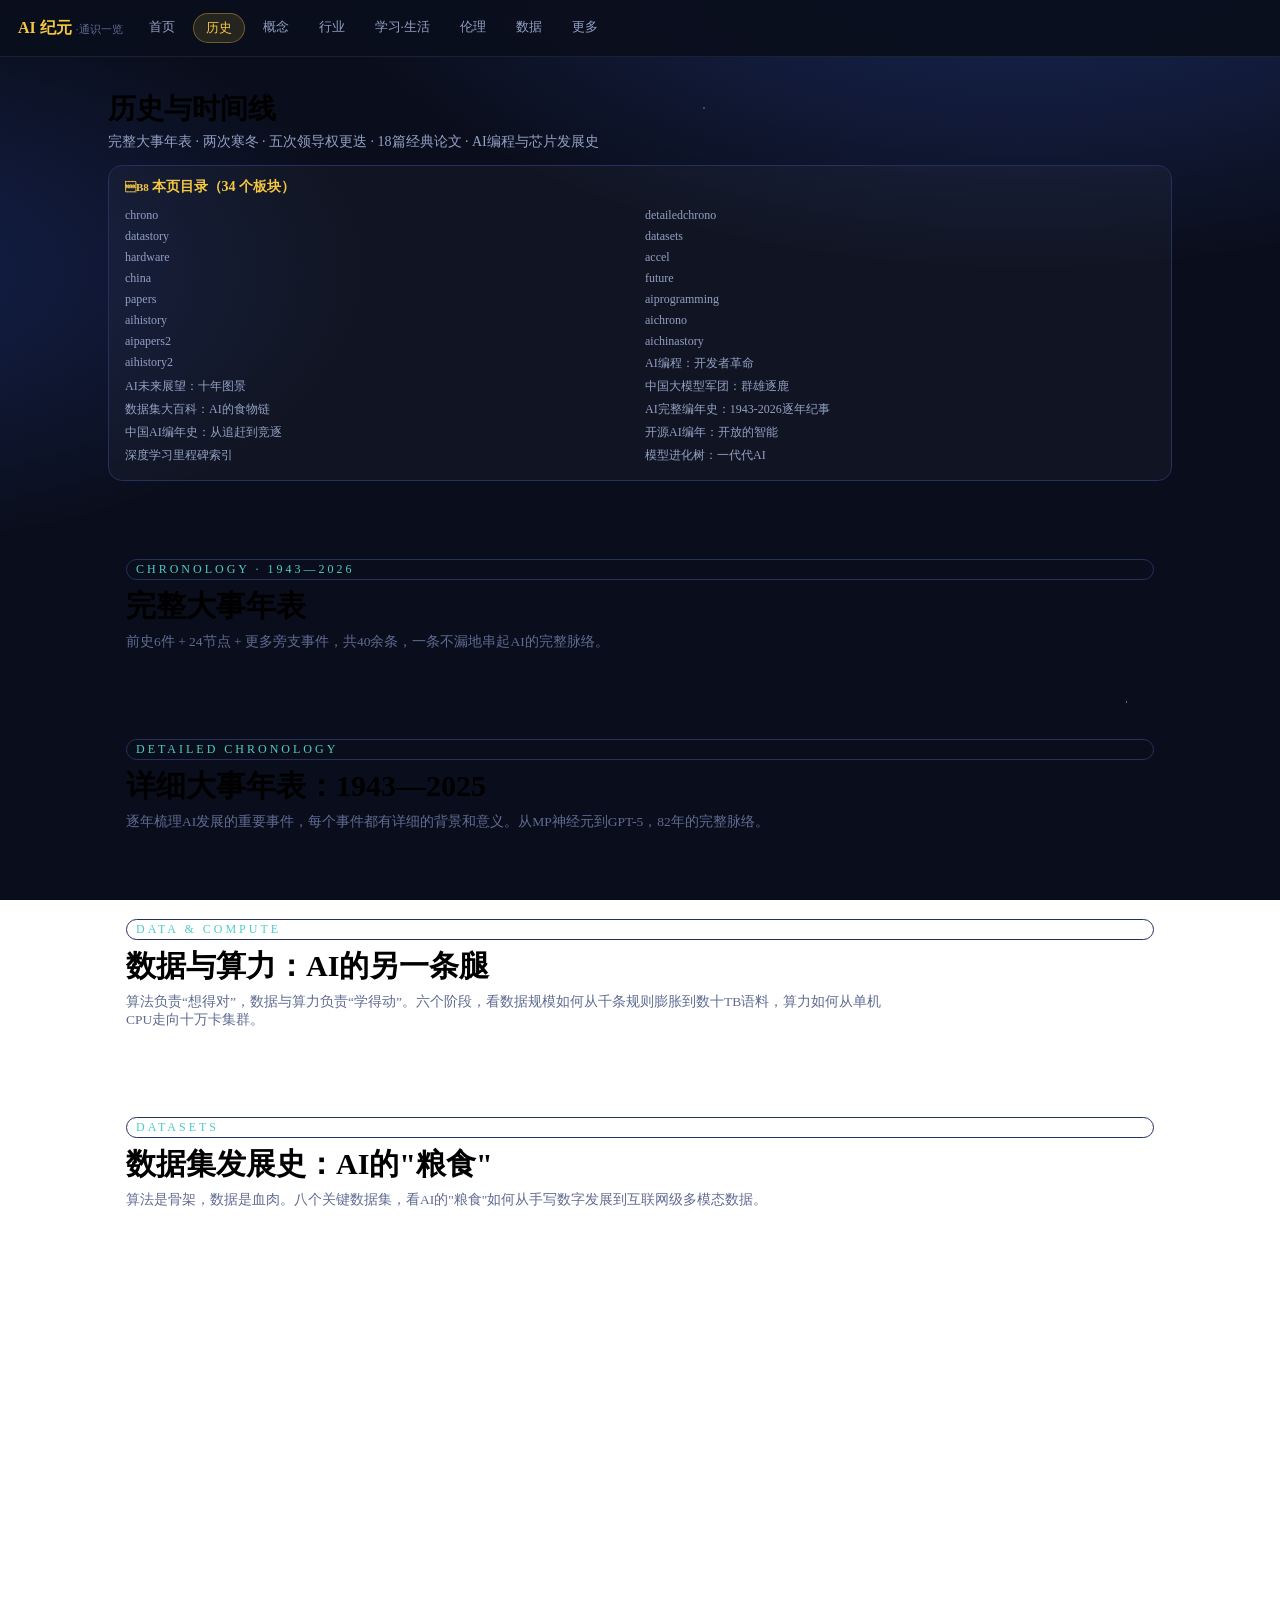
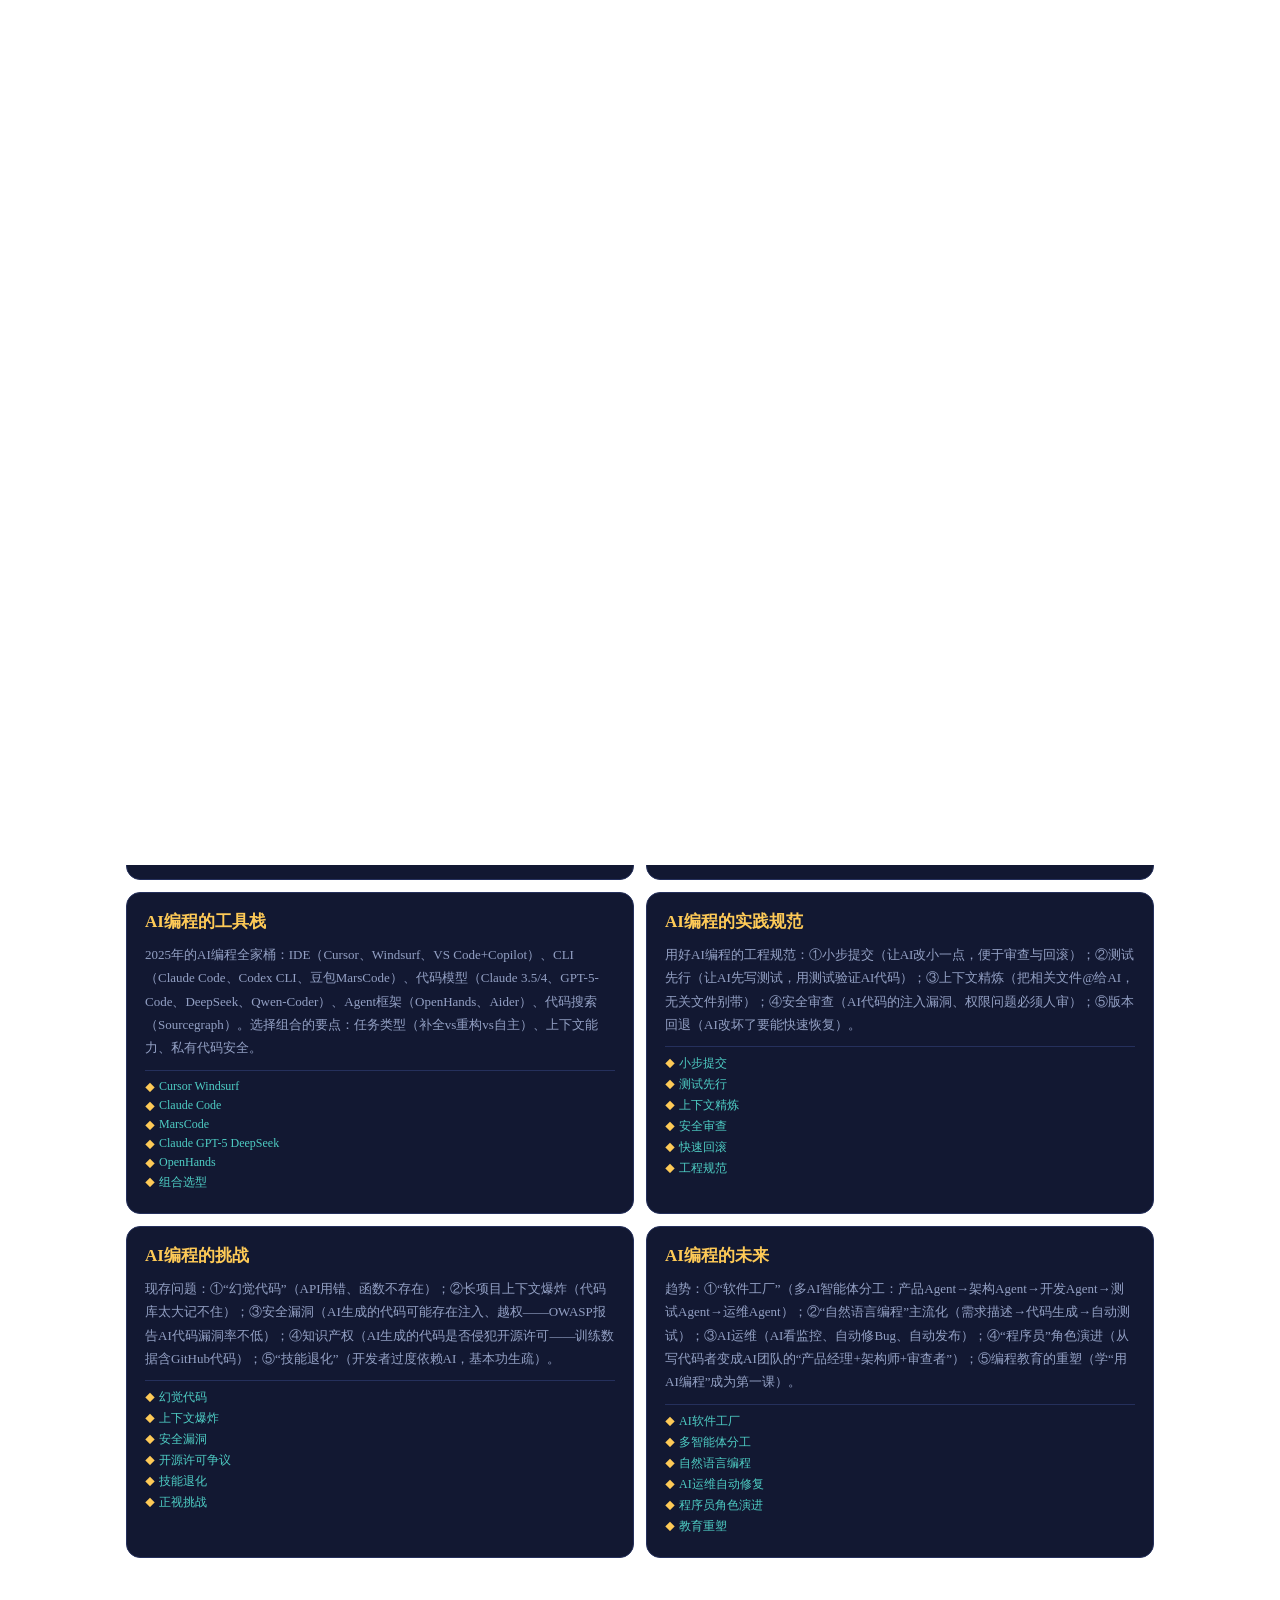
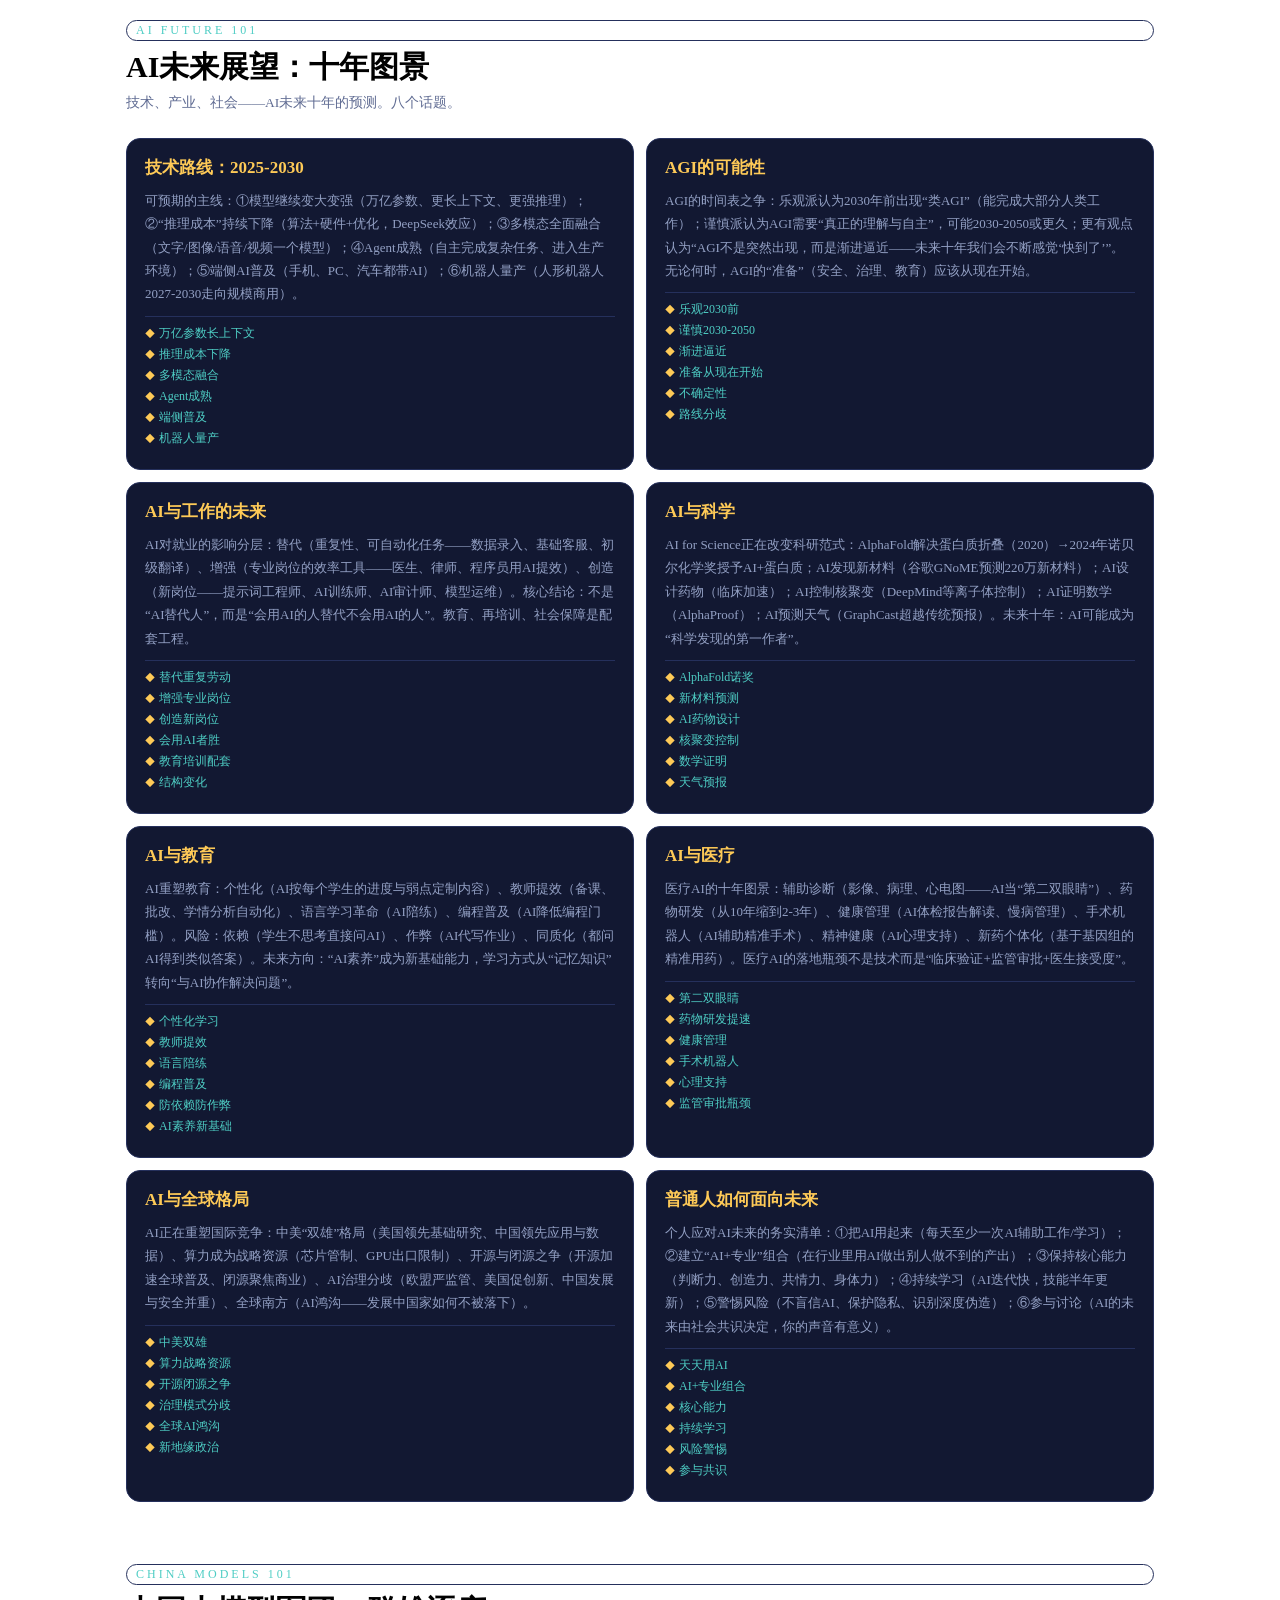
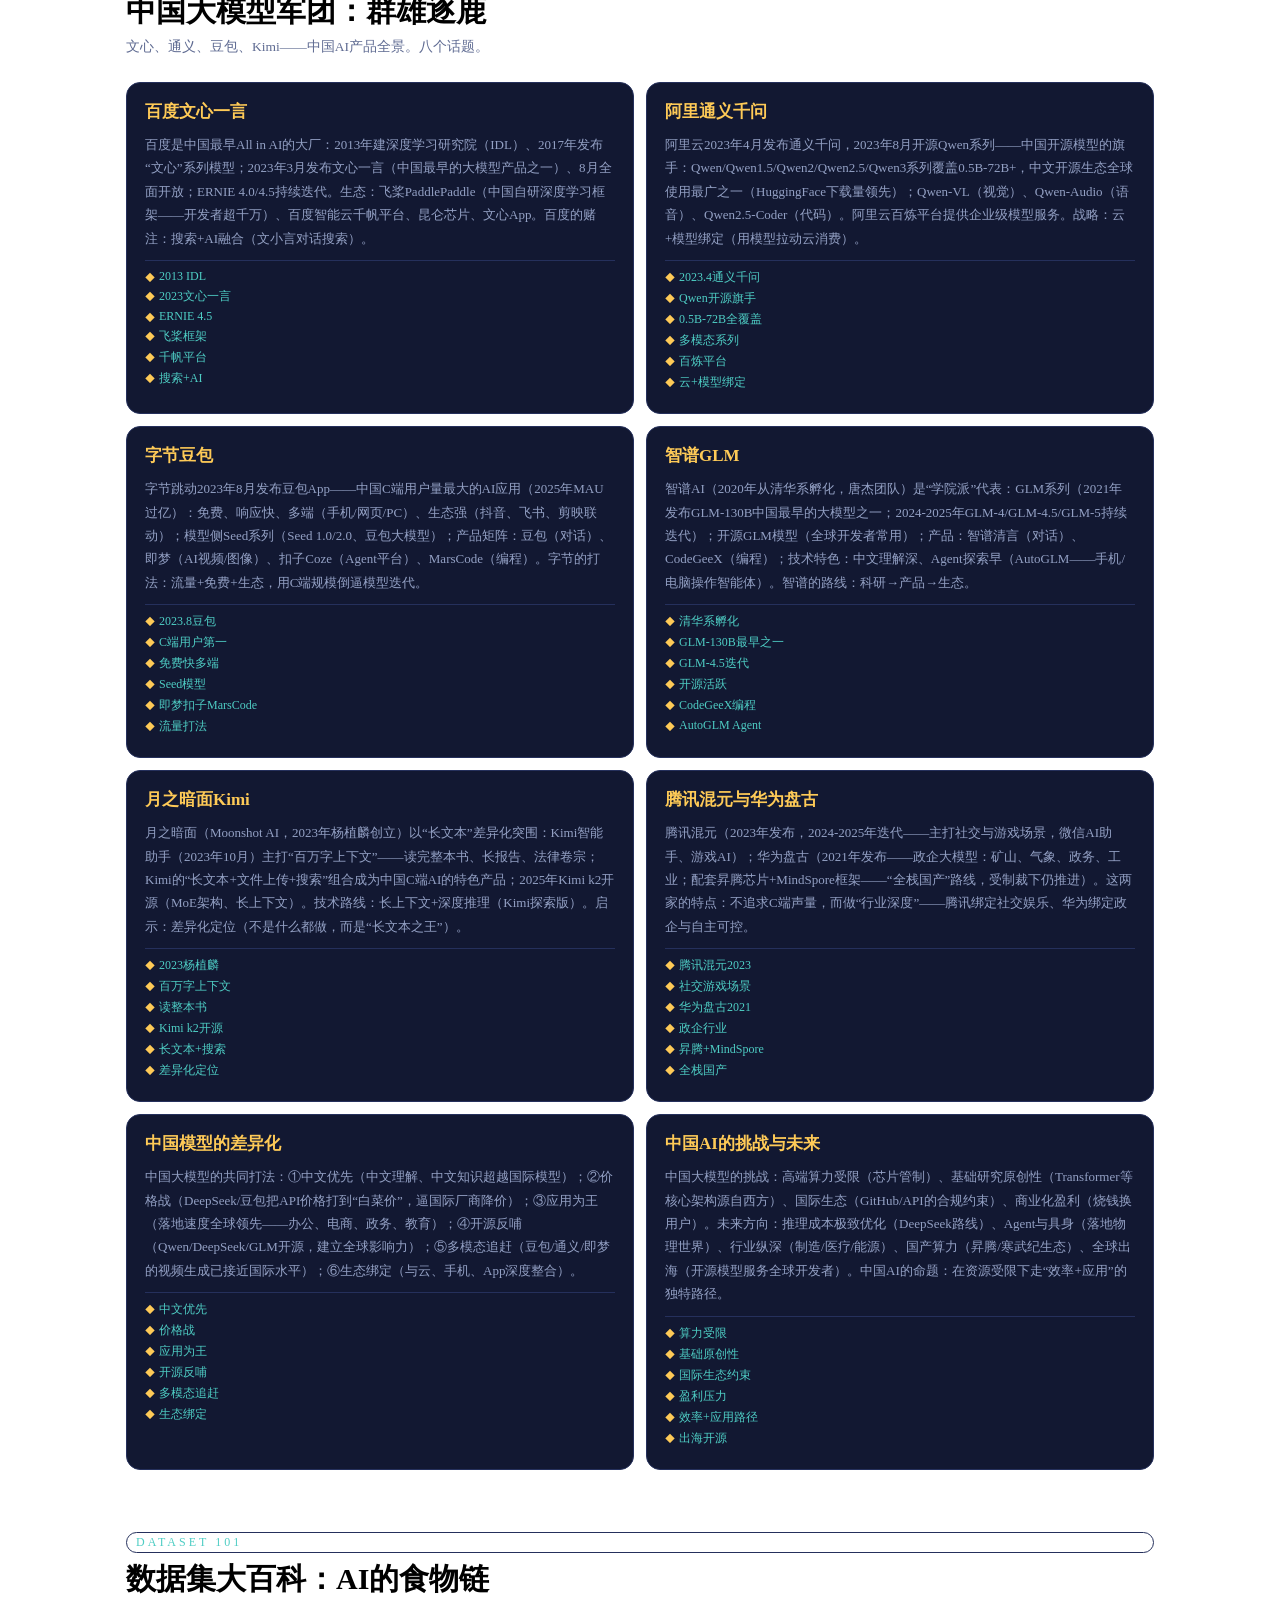
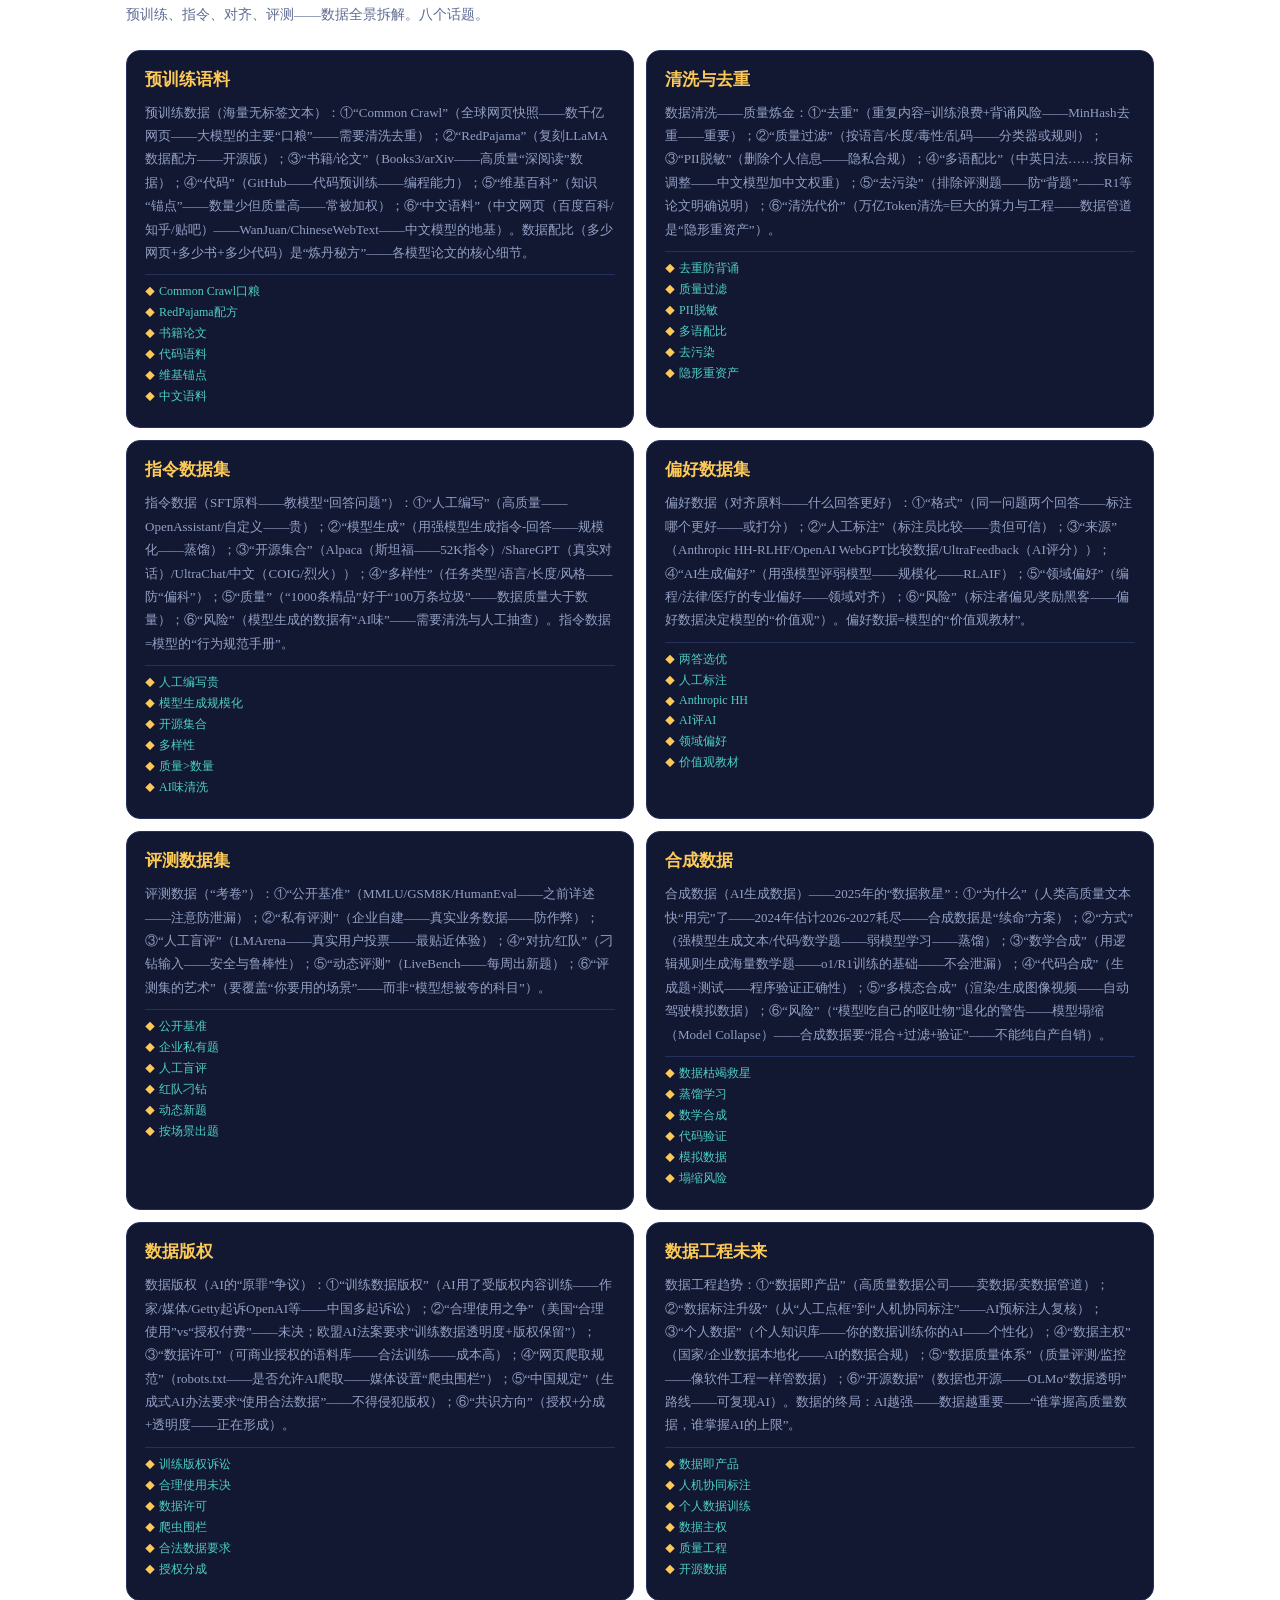
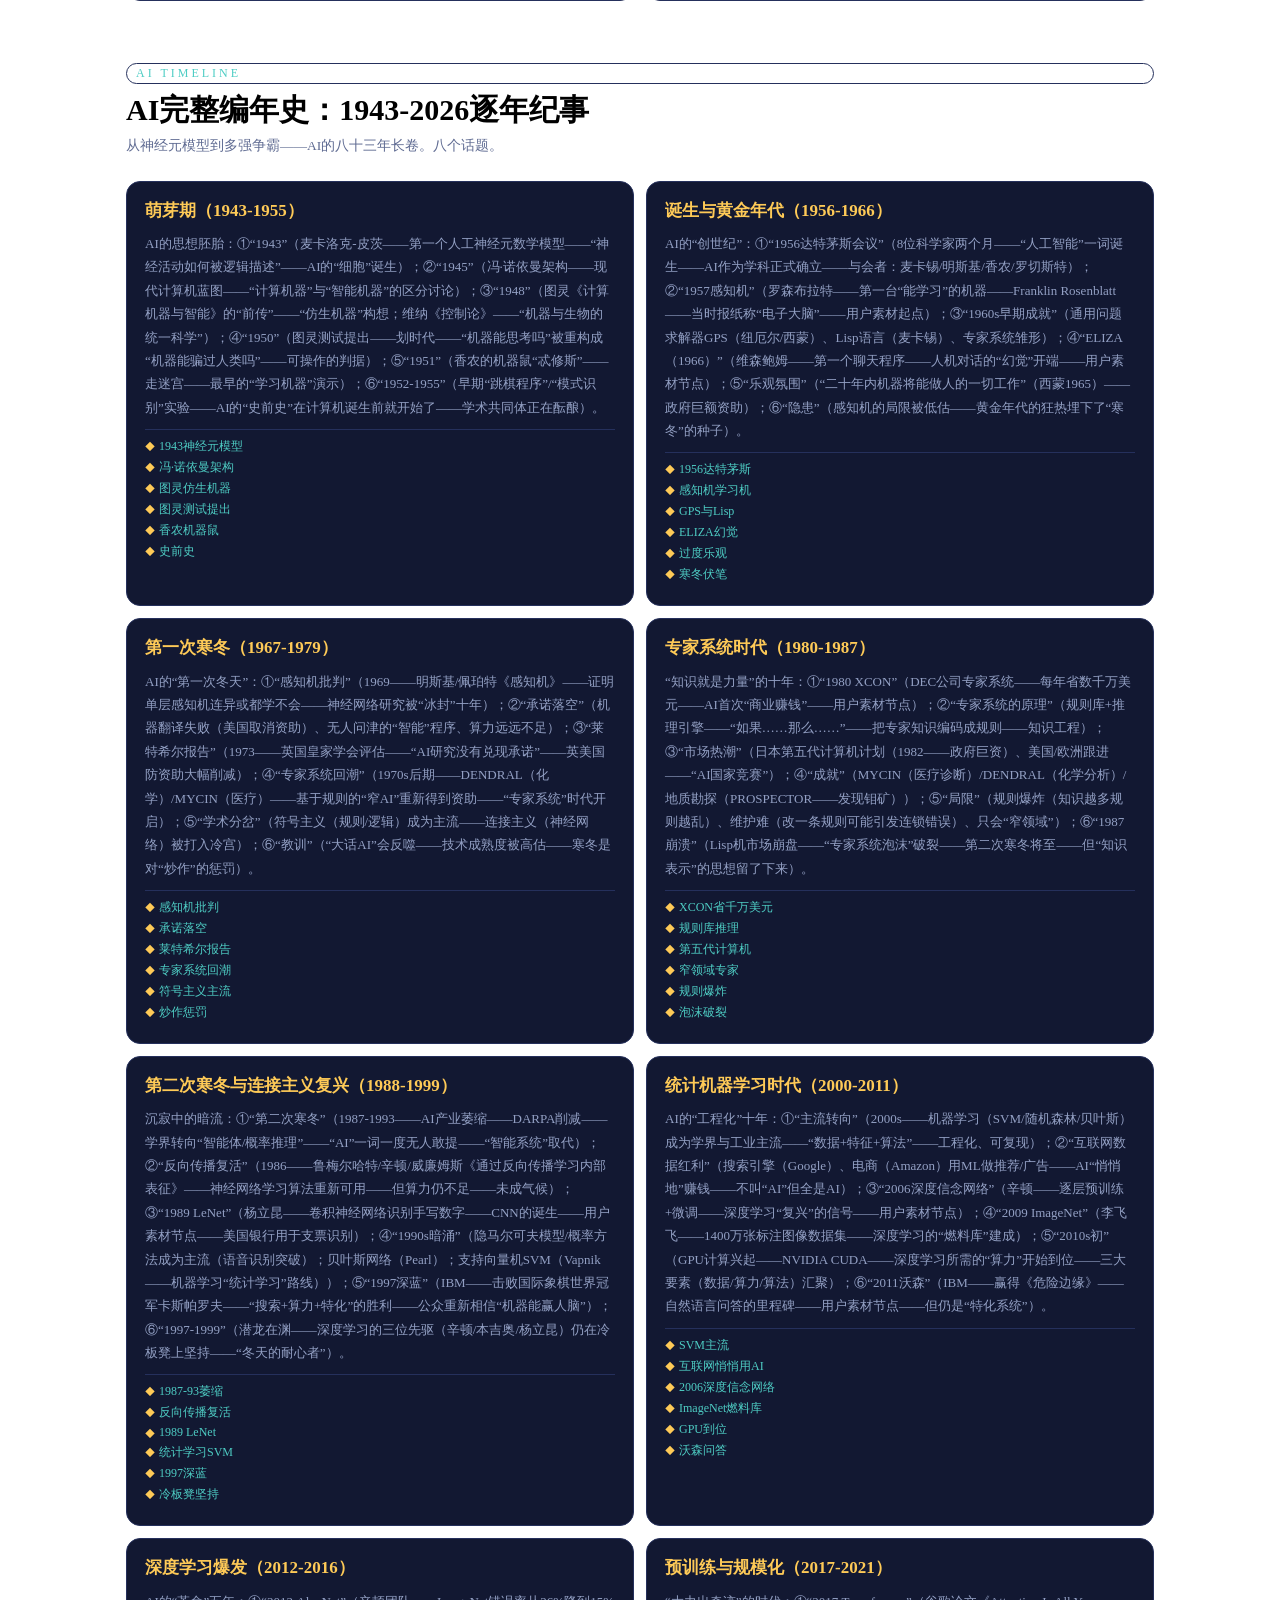
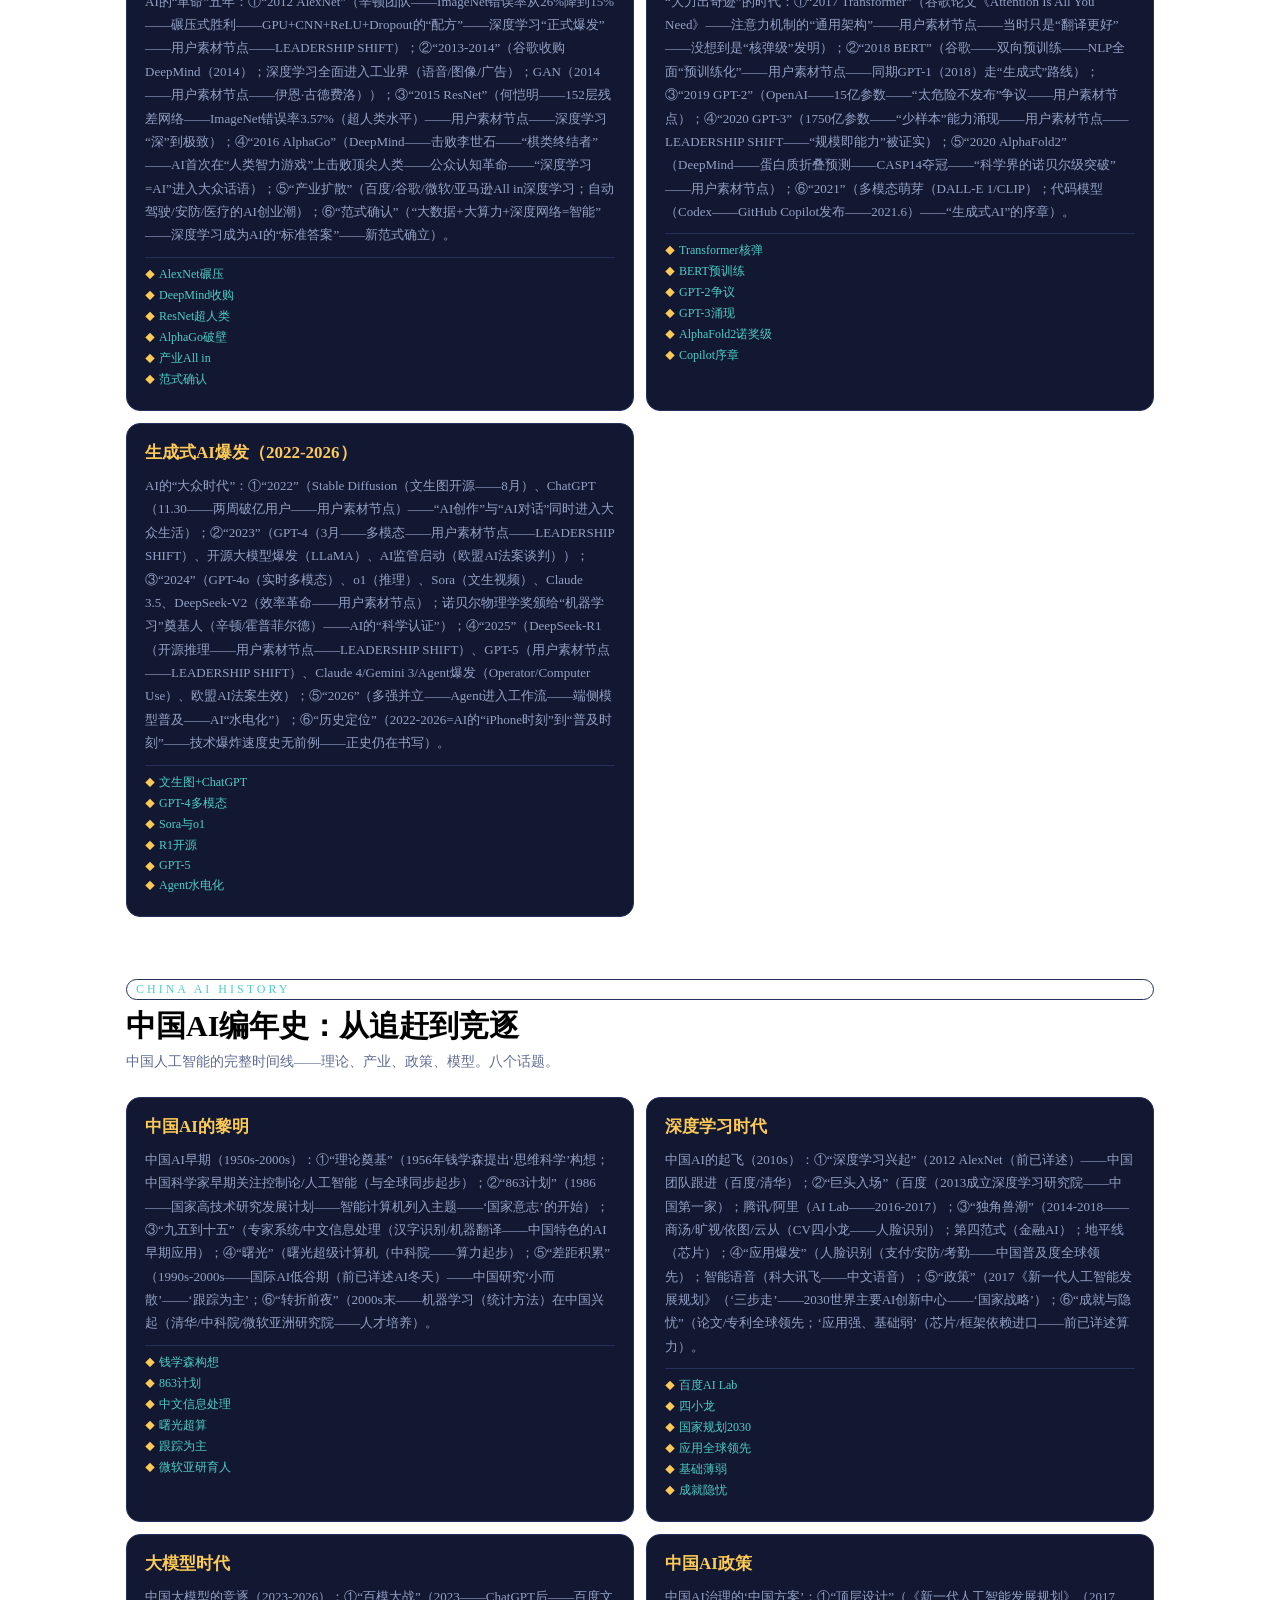
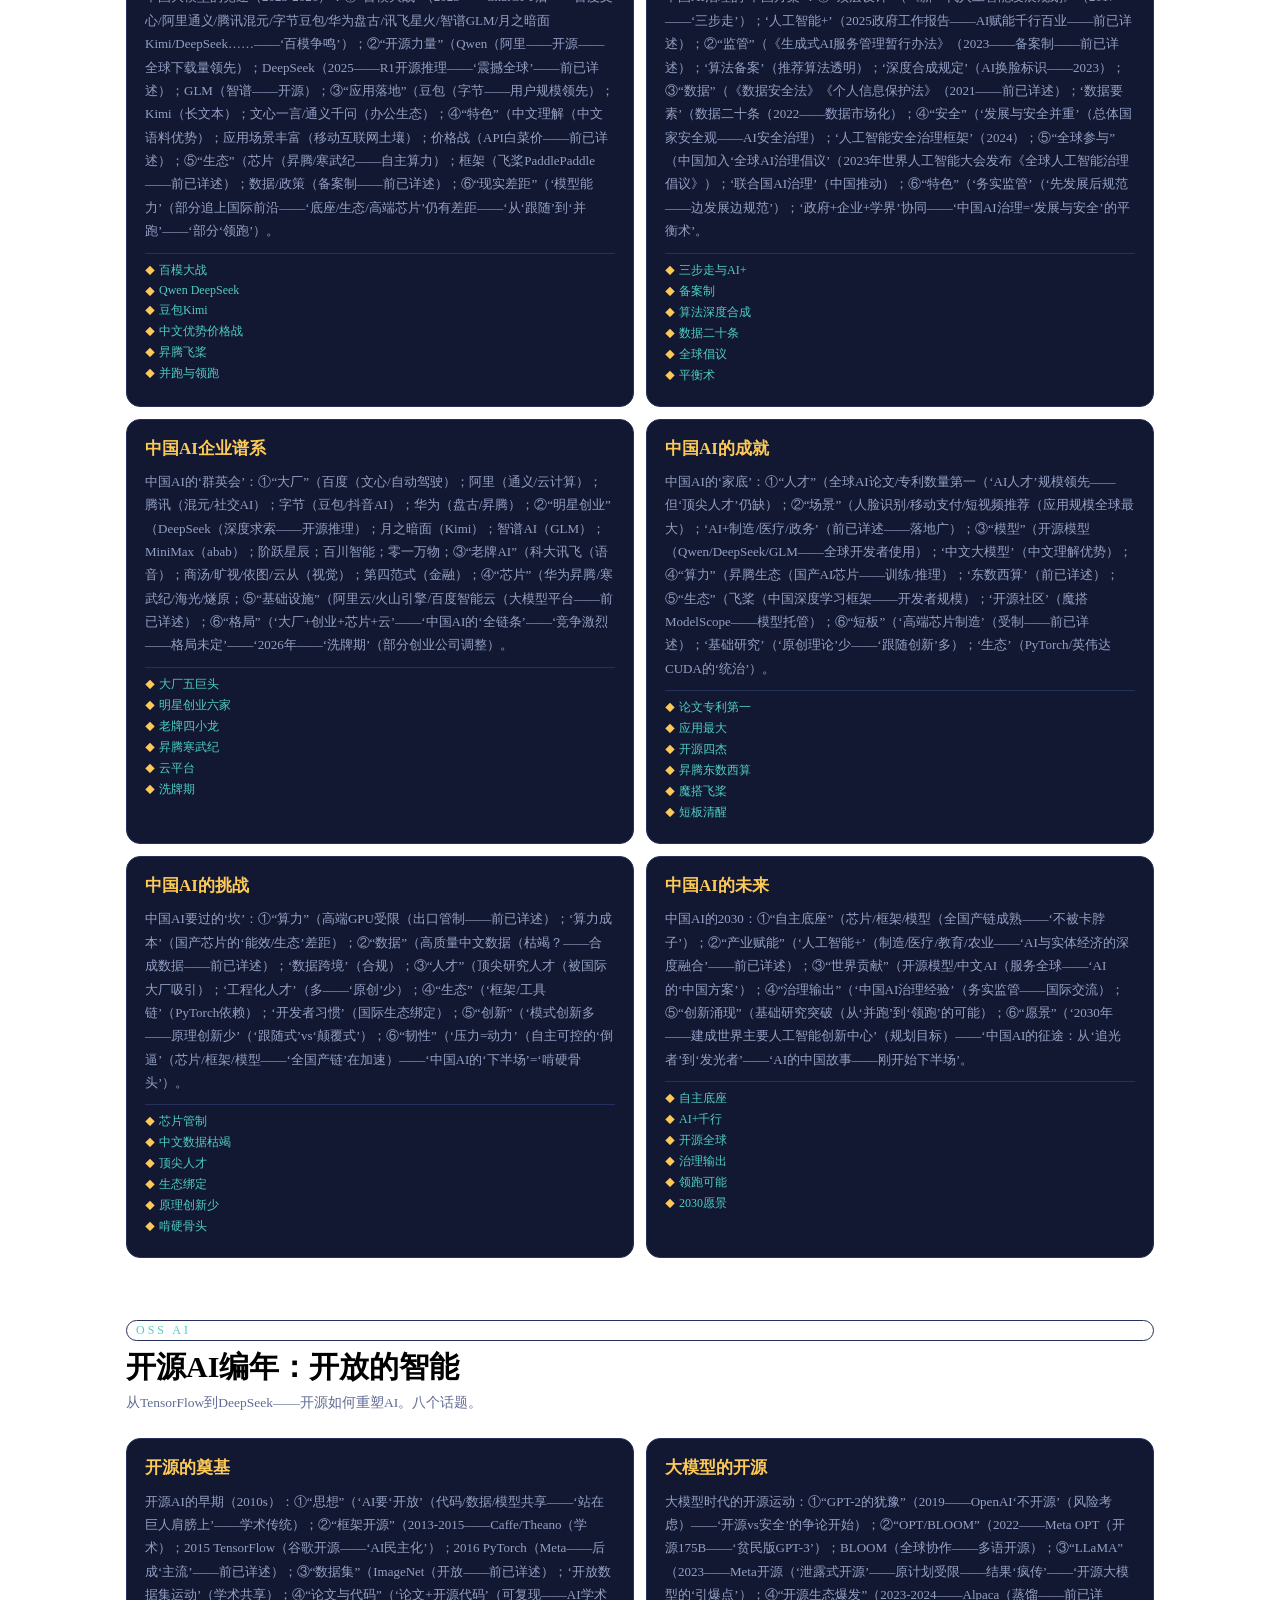
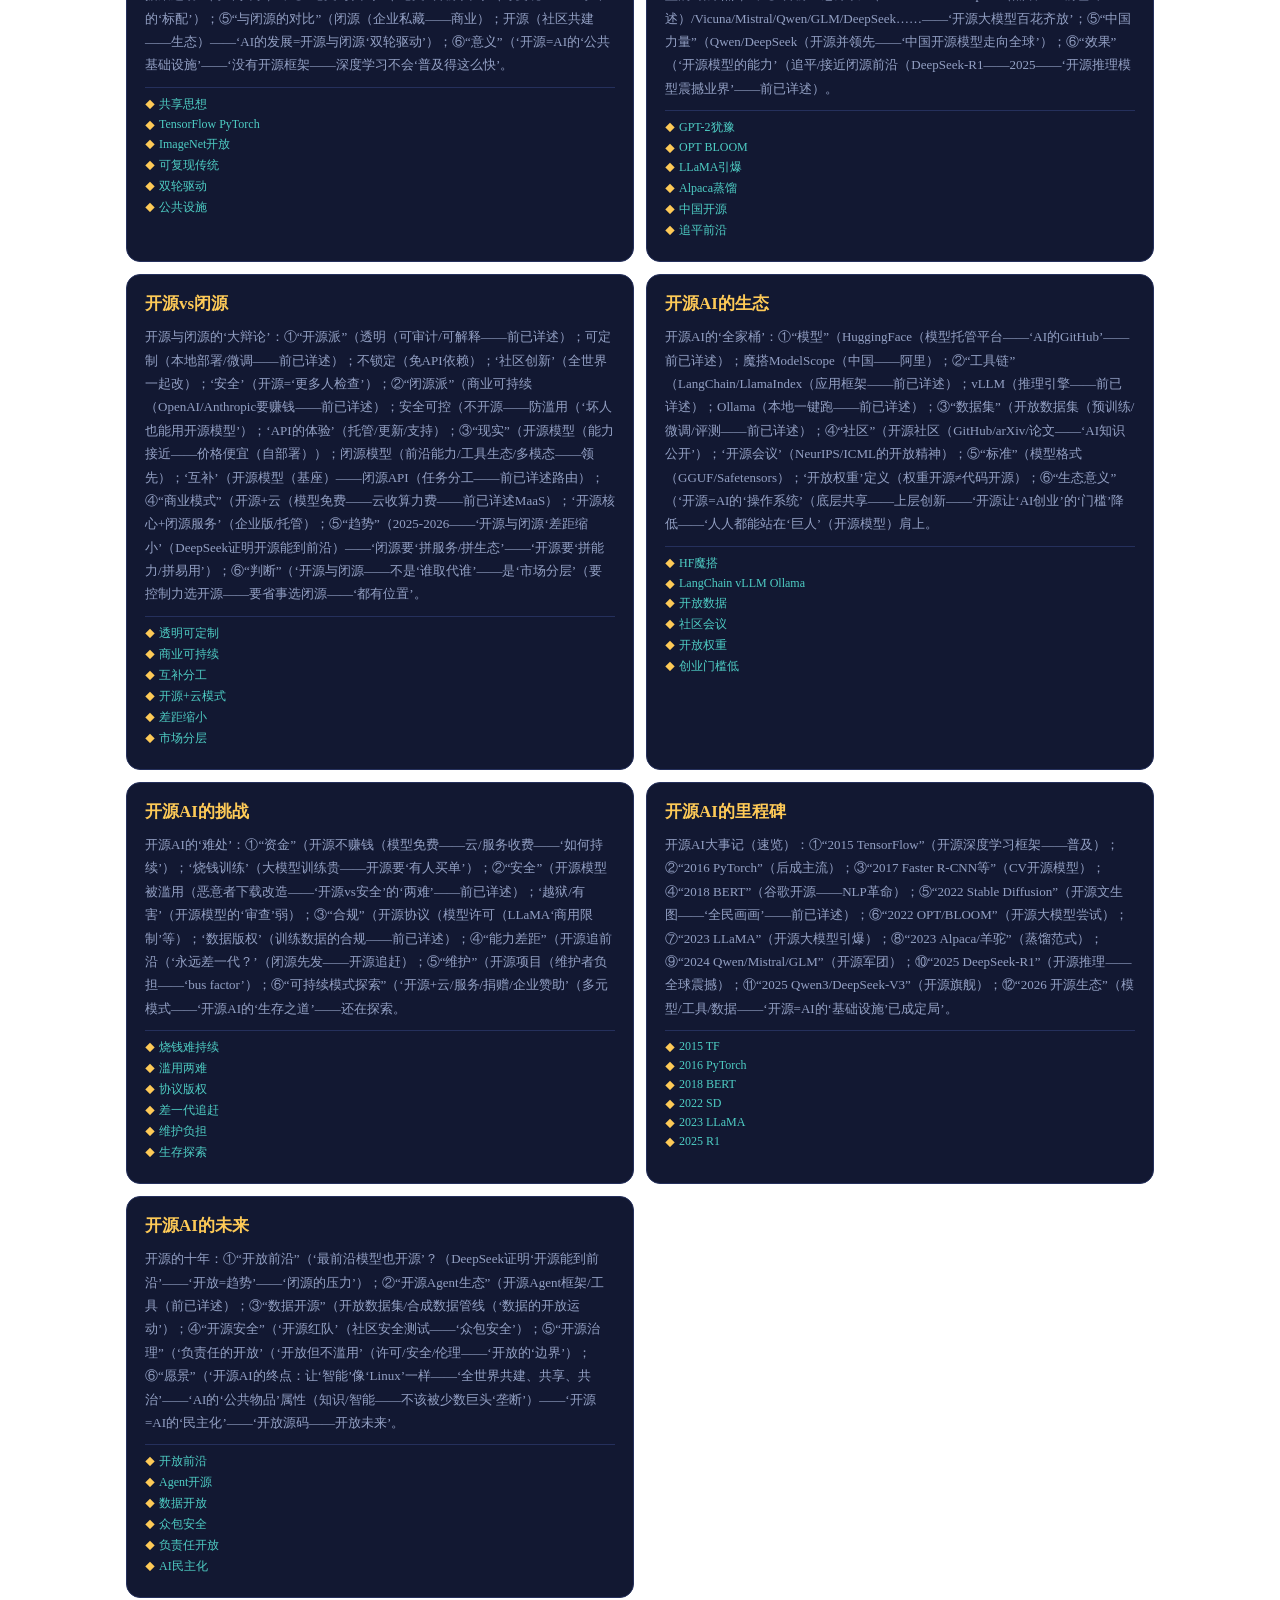
<file: pages/history.html>
<!DOCTYPE html>
<html lang="zh-CN">
<head>
<meta charset="utf-8">
<meta name="viewport" content="width=device-width, initial-scale=1">
<title>历史与时间线 · AI 纪元 · 人工智能通识一览</title>
<link rel="stylesheet" href="../assets/style.css">
</head>
<body>

<div class="site-nav">
  <a class="brand" href="../index.html">AI 纪元<span>·通识一览</span></a>
  <nav class="nav-links">
    <a href="../index.html">首页</a>
    <a href="history.html">历史</a>
    <a href="concepts.html">概念</a>
    <a href="industry.html">行业</a>
    <a href="life.html">学习·生活</a>
    <a href="ethics.html">伦理</a>
    <a href="data.html">数据</a>
    <a href="extras.html">更多</a>
  </nav>
  <button id="topBtn" aria-label="回到顶部">↑</button>
</div>

<main class="page-main">
  <header class="page-hero">
    <h1>历史与时间线</h1>
    <p>完整大事年表 · 两次寒冬 · 五次领导权更迭 · 18篇经典论文 · AI编程与芯片发展史</p>
    <div class="page-index">
      <details open><summary>本页目录（34 个板块）</summary><ul><li><a href="#chrono">chrono</a></li><li><a href="#detailedchrono">detailedchrono</a></li><li><a href="#datastory">datastory</a></li><li><a href="#datasets">datasets</a></li><li><a href="#hardware">hardware</a></li><li><a href="#accel">accel</a></li><li><a href="#china">china</a></li><li><a href="#future">future</a></li><li><a href="#papers">papers</a></li><li><a href="#aiprogramming">aiprogramming</a></li><li><a href="#aihistory">aihistory</a></li><li><a href="#aichrono">aichrono</a></li><li><a href="#aipapers2">aipapers2</a></li><li><a href="#aichinastory">aichinastory</a></li><li><a href="#aihistory2">aihistory2</a></li><li><a href="#aiprogram101">AI编程：开发者革命</a></li><li><a href="#aifuture101">AI未来展望：十年图景</a></li><li><a href="#chinamodel101">中国大模型军团：群雄逐鹿</a></li><li><a href="#dataset-ency">数据集大百科：AI的食物链</a></li><li><a href="#ai-timeline-full">AI完整编年史：1943-2026逐年纪事</a></li><li><a href="#china-ai-history">中国AI编年史：从追赶到竞逐</a></li><li><a href="#oss-ai-history">开源AI编年：开放的智能</a></li><li><a href="#dl-milestones">深度学习里程碑索引</a></li><li><a href="#model-evolution-tree">模型进化树：一代代AI</a></li><li><a href="#history-2023">2023年AI大事记：爆发之年</a></li><li><a href="#history-2024">2024年AI大事记：竞争之年</a></li><li><a href="#history-2025">2025年AI大事记：重构之年</a></li><li><a href="#product-evolution">AI产品演进编年：爆款的轨迹</a></li><li><a href="#china-ai-map">中国AI全景地图</a></li><li><a href="#history-early">AI前史：思想的漫长夜</a></li><li><a href="#ai-china-policy">中国AI政策地图：规则与红利</a></li><li><a href="#ai-new-hardware">AI新硬件：戴在身上的智能</a></li><li><a href="#narrative">narrative</a></li><li><a href="#winterDetail">winterDetail</a></li></ul></details>
    </div>
  </header>
<section id="chrono">
  <div class="wrap">
    <div class="sec-head">
      <div class="tag">CHRONOLOGY · 1943—2026</div>
      <h2>完整大事年表</h2>
      <p>前史6件 + 24节点 + 更多旁支事件，共40余条，一条不漏地串起AI的完整脉络。</p>
    </div>
    <div class="chrono" id="chronoBox"></div>
  </div>
</section>
<section id="detailedchrono">
  <div class="wrap">
    <div class="sec-head">
      <div class="tag">DETAILED CHRONOLOGY</div>
      <h2>详细大事年表：1943—2025</h2>
      <p>逐年梳理AI发展的重要事件，每个事件都有详细的背景和意义。从MP神经元到GPT-5，82年的完整脉络。</p>
    </div>
    <div class="detailedchrono" id="detailedchronoBox"></div>
  </div>
</section>
<section id="datastory">
  <div class="wrap">
    <div class="sec-head">
      <div class="tag">DATA & COMPUTE</div>
      <h2>数据与算力：AI的另一条腿</h2>
      <p>算法负责“想得对”，数据与算力负责“学得动”。六个阶段，看数据规模如何从千条规则膨胀到数十TB语料，算力如何从单机CPU走向十万卡集群。</p>
    </div>
    <div class="datastory" id="datastoryBox"></div>
  </div>
</section>
<section id="datasets">
  <div class="wrap">
    <div class="sec-head">
      <div class="tag">DATASETS</div>
      <h2>数据集发展史：AI的"粮食"</h2>
      <p>算法是骨架，数据是血肉。八个关键数据集，看AI的"粮食"如何从手写数字发展到互联网级多模态数据。</p>
    </div>
    <div class="datasets" id="datasetsBox"></div>
  </div>
</section>
<section id="hardware">
  <div class="wrap">
    <div class="sec-head">
      <div class="tag">HARDWARE</div>
      <h2>AI硬件发展史：从真空管到十万卡集群</h2>
      <p>算法的进步离不开硬件的支撑。八个阶段，看AI算力如何从每秒几条指令增长到每秒千万亿次运算。</p>
    </div>
    <div class="hardware" id="hardwareBox"></div>
  </div>
</section>
<section id="accel">
  <div class="wrap">
    <div class="sec-head">
      <div class="tag">ACCELERATION</div>
      <h2>时间开始加速</h2>
      <p>相邻关键突破之间的间隔在急剧缩短：从几十年，到几年，再到几个月、上百天。</p>
    </div>
    <div class="chart-box">
      <div id="accelChart" style="width:100%;"></div>
      <div class="note">每条柱代表“从上一个关键突破到该突破”的间隔年数——例如 1958 感知机 → 1997 深蓝 相隔39年，而 2024 GPT-4o → 2025 GPT-5 仅相隔1年。数据来源：本页时间轴节点。</div>
    </div>
  </div>
</section>
<section id="china">
  <div class="wrap">
    <div class="sec-head">
      <div class="tag">AI IN CHINA</div>
      <h2>中国AI视角</h2>
      <p>从1958年机器翻译起步，到2025年DeepSeek震动世界——中国AI走过一条从跟随、并跑到局部引领的曲线。</p>
    </div>
    <div class="china" id="chinaBox"></div>
  </div>
</section>
<section id="future">
  <div class="wrap">
    <div class="sec-head">
      <div class="tag">WHAT'S NEXT</div>
      <h2>下一步：六个方向</h2>
      <p>时间轴的最后一行写不下未来。六个正在发生的趋势，决定了下一颗星从哪里升起。</p>
    </div>
    <div class="future" id="futureBox"></div>
  </div>
</section>
<section id="papers">
  <div class="wrap">
    <div class="sec-head">
      <div class="tag">THE PAPERS</div>
      <h2>18篇改变AI的论文与著作</h2>
      <p>从1943到2025，AI史也是论文史。这18篇文献，每一篇都定义了一个时代的方向。</p>
    </div>
    <div class="papers" id="papersBox"></div>
  </div>
</section>
<section id="aiprogramming">
  <div class="wrap">
    <div class="sec-head">
      <div class="tag">AI CODING</div>
      <h2>AI编程发展史：从Lisp到AI程序员</h2>
      <p>AI的历史也是编程的历史。八个阶段，看AI如何从"用Lisp写符号推理"发展到"AI自己写代码"。</p>
    </div>
    <div class="aiprogramming" id="aiprogrammingBox"></div>
  </div>
</section>
<section id="aihistory">
  <div class="wrap">
    <div class="sec-head">
      <div class="tag">AI & HISTORY</div>
      <h2>AI与历史研究：数字人文的浪潮</h2>
      <p>古籍识别、AI考古、博物馆智能导览——AI正在重新发现历史。六个话题。</p>
    </div>
    <div class="aihistory" id="aihistoryBox"></div>
  </div>
</section>
<section id="aichrono">
  <div class="wrap">
    <div class="sec-head">
      <div class="tag">CHRONICLE</div>
      <h2>AI大事编年史：七十年长卷</h2>
      <p>从1950到2025——每个年代的关键事件全景。六个话题。</p>
    </div>
    <div class="aichrono" id="aichronoBox"></div>
  </div>
</section>
<section id="aipapers2">
  <div class="wrap">
    <div class="sec-head">
      <div class="tag">KEY PAPERS II</div>
      <h2>AI关键论文导读：续篇</h2>
      <p>架构、训练、多模态、安全——更多改变AI的论文。六个话题。</p>
    </div>
    <div class="aipapers2" id="aipapers2Box"></div>
  </div>
</section>
<section id="aichinastory">
  <div class="wrap">
    <div class="sec-head">
      <div class="tag">AI IN CHINA</div>
      <h2>中国AI故事：从追赶到引领</h2>
      <p>六十年历程、企业版图、政策图谱——中国AI的崛起之路。六个话题。</p>
    </div>
    <div class="aichinastory" id="aichinastoryBox"></div>
  </div>
</section>
<section id="aihistory2">
  <div class="wrap">
    <div class="sec-head">
      <div class="tag">AI CHRONICLE II</div>
      <h2>AI大事编年史：六十年全景</h2>
      <p>从神经元模型到GPT-5——AI的完整时间线。六个话题。</p>
    </div>
    <div class="aihistory2" id="aihistory2Box"></div>
  </div>
</section>
<section id="aiprogram101"><div class="wrap"><div class="sec-head"><div class="tag">AI PROGRAMMING 101</div><h2>AI编程：开发者革命</h2><p>从Copilot到Devin——AI如何写代码。八个话题。</p></div><div class="gbwrap" id="aiprogram101Box"><div class="gb"><h3>AI编程的演进</h3><p>AI编程经历了：代码补全（GitHub Copilot，2021——行级建议）→对话式编程（Cursor，2023——选中代码对话修改）→自主编程（Devin、2024——给定任务自主开发）→编程智能体（2025——多文件、多步骤、自动测试与修复）。程序员的工作从“写代码”转向“提需求、审代码、管架构”。</p><div class="gb-list"><div>Copilot补全</div><div>Cursor对话</div><div>Devin自主</div><div>编程智能体</div><div>写代码→提需求</div><div>角色转变</div></div></div><div class="gb"><h3>Copilot与代码补全</h3><p>Copilot把“自动补全”做到了极致：基于上下文预测下一段代码，支持几十种语言、IDE内嵌。它对“样板代码、重复逻辑、测试用例”效率极高，但对“复杂架构决策、隐蔽Bug”帮助有限。统计显示：AI补全让开发者编码速度提升30-50%，但也带来“盲目接受补全”的风险。</p><div class="gb-list"><div>上下文预测</div><div>多语言IDE</div><div>样板代码高效</div><div>复杂决策有限</div><div>提速30-50%</div><div>盲目接受风险</div></div></div><div class="gb"><h3>Cursor与对话式编程</h3><p>Cursor重新定义了IDE：把“编辑器”变成“对话场”——选中代码提问、让AI重构、用自然语言改Bug、@引用文件与文档。它把AI从“副驾”变成“主驾驶”：开发者描述意图，AI写代码，人负责方向与审查。Cursor的成功证明：AI编程的产品形态是“对话+代码上下文”，而非单纯补全。</p><div class="gb-list"><div>对话式IDE</div><div>选中代码提问</div><div>自然语言改Bug</div><div>引用上下文</div><div>副驾变主驾</div><div>产品形态</div></div></div><div class="gb"><h3>Devin与自主编程</h3><p>Devin（Cognition公司，2024）是第一个“AI软件工程师”：给定任务（“给这个仓库加个功能”），它自主规划、写代码、跑测试、修Bug、提交PR。背后的技术：Agent架构（工具调用：编辑器、终端、浏览器）+长上下文+测试驱动。自主编程的现实水平：简单到中等任务可完成，复杂系统仍需人类主导。</p><div class="gb-list"><div>自主规划写码</div><div>跑测试修Bug</div><div>提交PR</div><div>Agent+工具</div><div>测试驱动</div><div>中等任务可完成</div></div></div><div class="gb"><h3>AI编程的工具栈</h3><p>2025年的AI编程全家桶：IDE（Cursor、Windsurf、VS Code+Copilot）、CLI（Claude Code、Codex CLI、豆包MarsCode）、代码模型（Claude 3.5/4、GPT-5-Code、DeepSeek、Qwen-Coder）、Agent框架（OpenHands、Aider）、代码搜索（Sourcegraph）。选择组合的要点：任务类型（补全vs重构vs自主）、上下文能力、私有代码安全。</p><div class="gb-list"><div>Cursor Windsurf</div><div>Claude Code</div><div>MarsCode</div><div>Claude GPT-5 DeepSeek</div><div>OpenHands</div><div>组合选型</div></div></div><div class="gb"><h3>AI编程的实践规范</h3><p>用好AI编程的工程规范：①小步提交（让AI改小一点，便于审查与回滚）；②测试先行（让AI先写测试，用测试验证AI代码）；③上下文精炼（把相关文件@给AI，无关文件别带）；④安全审查（AI代码的注入漏洞、权限问题必须人审）；⑤版本回退（AI改坏了要能快速恢复）。</p><div class="gb-list"><div>小步提交</div><div>测试先行</div><div>上下文精炼</div><div>安全审查</div><div>快速回滚</div><div>工程规范</div></div></div><div class="gb"><h3>AI编程的挑战</h3><p>现存问题：①“幻觉代码”（API用错、函数不存在）；②长项目上下文爆炸（代码库太大记不住）；③安全漏洞（AI生成的代码可能存在注入、越权——OWASP报告AI代码漏洞率不低）；④知识产权（AI生成的代码是否侵犯开源许可——训练数据含GitHub代码）；⑤“技能退化”（开发者过度依赖AI，基本功生疏）。</p><div class="gb-list"><div>幻觉代码</div><div>上下文爆炸</div><div>安全漏洞</div><div>开源许可争议</div><div>技能退化</div><div>正视挑战</div></div></div><div class="gb"><h3>AI编程的未来</h3><p>趋势：①“软件工厂”（多AI智能体分工：产品Agent→架构Agent→开发Agent→测试Agent→运维Agent）；②“自然语言编程”主流化（需求描述→代码生成→自动测试）；③AI运维（AI看监控、自动修Bug、自动发布）；④“程序员”角色演进（从写代码者变成AI团队的“产品经理+架构师+审查者”）；⑤编程教育的重塑（学“用AI编程”成为第一课）。</p><div class="gb-list"><div>AI软件工厂</div><div>多智能体分工</div><div>自然语言编程</div><div>AI运维自动修复</div><div>程序员角色演进</div><div>教育重塑</div></div></div></div></div></section>
<section id="aifuture101"><div class="wrap"><div class="sec-head"><div class="tag">AI FUTURE 101</div><h2>AI未来展望：十年图景</h2><p>技术、产业、社会——AI未来十年的预测。八个话题。</p></div><div class="gbwrap" id="aifuture101Box"><div class="gb"><h3>技术路线：2025-2030</h3><p>可预期的主线：①模型继续变大变强（万亿参数、更长上下文、更强推理）；②“推理成本”持续下降（算法+硬件+优化，DeepSeek效应）；③多模态全面融合（文字/图像/语音/视频一个模型）；④Agent成熟（自主完成复杂任务、进入生产环境）；⑤端侧AI普及（手机、PC、汽车都带AI）；⑥机器人量产（人形机器人2027-2030走向规模商用）。</p><div class="gb-list"><div>万亿参数长上下文</div><div>推理成本下降</div><div>多模态融合</div><div>Agent成熟</div><div>端侧普及</div><div>机器人量产</div></div></div><div class="gb"><h3>AGI的可能性</h3><p>AGI的时间表之争：乐观派认为2030年前出现“类AGI”（能完成大部分人类工作）；谨慎派认为AGI需要“真正的理解与自主”，可能2030-2050或更久；更有观点认为“AGI不是突然出现，而是渐进逼近——未来十年我们会不断感觉‘快到了’”。无论何时，AGI的“准备”（安全、治理、教育）应该从现在开始。</p><div class="gb-list"><div>乐观2030前</div><div>谨慎2030-2050</div><div>渐进逼近</div><div>准备从现在开始</div><div>不确定性</div><div>路线分歧</div></div></div><div class="gb"><h3>AI与工作的未来</h3><p>AI对就业的影响分层：替代（重复性、可自动化任务——数据录入、基础客服、初级翻译）、增强（专业岗位的效率工具——医生、律师、程序员用AI提效）、创造（新岗位——提示词工程师、AI训练师、AI审计师、模型运维）。核心结论：不是“AI替代人”，而是“会用AI的人替代不会用AI的人”。教育、再培训、社会保障是配套工程。</p><div class="gb-list"><div>替代重复劳动</div><div>增强专业岗位</div><div>创造新岗位</div><div>会用AI者胜</div><div>教育培训配套</div><div>结构变化</div></div></div><div class="gb"><h3>AI与科学</h3><p>AI for Science正在改变科研范式：AlphaFold解决蛋白质折叠（2020）→2024年诺贝尔化学奖授予AI+蛋白质；AI发现新材料（谷歌GNoME预测220万新材料）；AI设计药物（临床加速）；AI控制核聚变（DeepMind等离子体控制）；AI证明数学（AlphaProof）；AI预测天气（GraphCast超越传统预报）。未来十年：AI可能成为“科学发现的第一作者”。</p><div class="gb-list"><div>AlphaFold诺奖</div><div>新材料预测</div><div>AI药物设计</div><div>核聚变控制</div><div>数学证明</div><div>天气预报</div></div></div><div class="gb"><h3>AI与教育</h3><p>AI重塑教育：个性化（AI按每个学生的进度与弱点定制内容）、教师提效（备课、批改、学情分析自动化）、语言学习革命（AI陪练）、编程普及（AI降低编程门槛）。风险：依赖（学生不思考直接问AI）、作弊（AI代写作业）、同质化（都问AI得到类似答案）。未来方向：“AI素养”成为新基础能力，学习方式从“记忆知识”转向“与AI协作解决问题”。</p><div class="gb-list"><div>个性化学习</div><div>教师提效</div><div>语言陪练</div><div>编程普及</div><div>防依赖防作弊</div><div>AI素养新基础</div></div></div><div class="gb"><h3>AI与医疗</h3><p>医疗AI的十年图景：辅助诊断（影像、病理、心电图——AI当“第二双眼睛”）、药物研发（从10年缩到2-3年）、健康管理（AI体检报告解读、慢病管理）、手术机器人（AI辅助精准手术）、精神健康（AI心理支持）、新药个体化（基于基因组的精准用药）。医疗AI的落地瓶颈不是技术而是“临床验证+监管审批+医生接受度”。</p><div class="gb-list"><div>第二双眼睛</div><div>药物研发提速</div><div>健康管理</div><div>手术机器人</div><div>心理支持</div><div>监管审批瓶颈</div></div></div><div class="gb"><h3>AI与全球格局</h3><p>AI正在重塑国际竞争：中美“双雄”格局（美国领先基础研究、中国领先应用与数据）、算力成为战略资源（芯片管制、GPU出口限制）、开源与闭源之争（开源加速全球普及、闭源聚焦商业）、AI治理分歧（欧盟严监管、美国促创新、中国发展与安全并重）、全球南方（AI鸿沟——发展中国家如何不被落下）。</p><div class="gb-list"><div>中美双雄</div><div>算力战略资源</div><div>开源闭源之争</div><div>治理模式分歧</div><div>全球AI鸿沟</div><div>新地缘政治</div></div></div><div class="gb"><h3>普通人如何面向未来</h3><p>个人应对AI未来的务实清单：①把AI用起来（每天至少一次AI辅助工作/学习）；②建立“AI+专业”组合（在行业里用AI做出别人做不到的产出）；③保持核心能力（判断力、创造力、共情力、身体力）；④持续学习（AI迭代快，技能半年更新）；⑤警惕风险（不盲信AI、保护隐私、识别深度伪造）；⑥参与讨论（AI的未来由社会共识决定，你的声音有意义）。</p><div class="gb-list"><div>天天用AI</div><div>AI+专业组合</div><div>核心能力</div><div>持续学习</div><div>风险警惕</div><div>参与共识</div></div></div></div></div></section>
<section id="chinamodel101"><div class="wrap"><div class="sec-head"><div class="tag">CHINA MODELS 101</div><h2>中国大模型军团：群雄逐鹿</h2><p>文心、通义、豆包、Kimi——中国AI产品全景。八个话题。</p></div><div class="gbwrap" id="chinamodel101Box"><div class="gb"><h3>百度文心一言</h3><p>百度是中国最早All in AI的大厂：2013年建深度学习研究院（IDL）、2017年发布“文心”系列模型；2023年3月发布文心一言（中国最早的大模型产品之一）、8月全面开放；ERNIE 4.0/4.5持续迭代。生态：飞桨PaddlePaddle（中国自研深度学习框架——开发者超千万）、百度智能云千帆平台、昆仑芯片、文心App。百度的赌注：搜索+AI融合（文小言对话搜索）。</p><div class="gb-list"><div>2013 IDL</div><div>2023文心一言</div><div>ERNIE 4.5</div><div>飞桨框架</div><div>千帆平台</div><div>搜索+AI</div></div></div><div class="gb"><h3>阿里通义千问</h3><p>阿里云2023年4月发布通义千问，2023年8月开源Qwen系列——中国开源模型的旗手：Qwen/Qwen1.5/Qwen2/Qwen2.5/Qwen3系列覆盖0.5B-72B+，中文开源生态全球使用最广之一（HuggingFace下载量领先）；Qwen-VL（视觉）、Qwen-Audio（语音）、Qwen2.5-Coder（代码）。阿里云百炼平台提供企业级模型服务。战略：云+模型绑定（用模型拉动云消费）。</p><div class="gb-list"><div>2023.4通义千问</div><div>Qwen开源旗手</div><div>0.5B-72B全覆盖</div><div>多模态系列</div><div>百炼平台</div><div>云+模型绑定</div></div></div><div class="gb"><h3>字节豆包</h3><p>字节跳动2023年8月发布豆包App——中国C端用户量最大的AI应用（2025年MAU过亿）：免费、响应快、多端（手机/网页/PC）、生态强（抖音、飞书、剪映联动）；模型侧Seed系列（Seed 1.0/2.0、豆包大模型）；产品矩阵：豆包（对话）、即梦（AI视频/图像）、扣子Coze（Agent平台）、MarsCode（编程）。字节的打法：流量+免费+生态，用C端规模倒逼模型迭代。</p><div class="gb-list"><div>2023.8豆包</div><div>C端用户第一</div><div>免费快多端</div><div>Seed模型</div><div>即梦扣子MarsCode</div><div>流量打法</div></div></div><div class="gb"><h3>智谱GLM</h3><p>智谱AI（2020年从清华系孵化，唐杰团队）是“学院派”代表：GLM系列（2021年发布GLM-130B中国最早的大模型之一；2024-2025年GLM-4/GLM-4.5/GLM-5持续迭代）；开源GLM模型（全球开发者常用）；产品：智谱清言（对话）、CodeGeeX（编程）；技术特色：中文理解深、Agent探索早（AutoGLM——手机/电脑操作智能体）。智谱的路线：科研→产品→生态。</p><div class="gb-list"><div>清华系孵化</div><div>GLM-130B最早之一</div><div>GLM-4.5迭代</div><div>开源活跃</div><div>CodeGeeX编程</div><div>AutoGLM Agent</div></div></div><div class="gb"><h3>月之暗面Kimi</h3><p>月之暗面（Moonshot AI，2023年杨植麟创立）以“长文本”差异化突围：Kimi智能助手（2023年10月）主打“百万字上下文”——读完整本书、长报告、法律卷宗；Kimi的“长文本+文件上传+搜索”组合成为中国C端AI的特色产品；2025年Kimi k2开源（MoE架构、长上下文）。技术路线：长上下文+深度推理（Kimi探索版）。启示：差异化定位（不是什么都做，而是“长文本之王”）。</p><div class="gb-list"><div>2023杨植麟</div><div>百万字上下文</div><div>读整本书</div><div>Kimi k2开源</div><div>长文本+搜索</div><div>差异化定位</div></div></div><div class="gb"><h3>腾讯混元与华为盘古</h3><p>腾讯混元（2023年发布，2024-2025年迭代——主打社交与游戏场景，微信AI助手、游戏AI）；华为盘古（2021年发布——政企大模型：矿山、气象、政务、工业；配套昇腾芯片+MindSpore框架——“全栈国产”路线，受制裁下仍推进）。这两家的特点：不追求C端声量，而做“行业深度”——腾讯绑定社交娱乐、华为绑定政企与自主可控。</p><div class="gb-list"><div>腾讯混元2023</div><div>社交游戏场景</div><div>华为盘古2021</div><div>政企行业</div><div>昇腾+MindSpore</div><div>全栈国产</div></div></div><div class="gb"><h3>中国模型的差异化</h3><p>中国大模型的共同打法：①中文优先（中文理解、中文知识超越国际模型）；②价格战（DeepSeek/豆包把API价格打到“白菜价”，逼国际厂商降价）；③应用为王（落地速度全球领先——办公、电商、政务、教育）；④开源反哺（Qwen/DeepSeek/GLM开源，建立全球影响力）；⑤多模态追赶（豆包/通义/即梦的视频生成已接近国际水平）；⑥生态绑定（与云、手机、App深度整合）。</p><div class="gb-list"><div>中文优先</div><div>价格战</div><div>应用为王</div><div>开源反哺</div><div>多模态追赶</div><div>生态绑定</div></div></div><div class="gb"><h3>中国AI的挑战与未来</h3><p>中国大模型的挑战：高端算力受限（芯片管制）、基础研究原创性（Transformer等核心架构源自西方）、国际生态（GitHub/API的合规约束）、商业化盈利（烧钱换用户）。未来方向：推理成本极致优化（DeepSeek路线）、Agent与具身（落地物理世界）、行业纵深（制造/医疗/能源）、国产算力（昇腾/寒武纪生态）、全球出海（开源模型服务全球开发者）。中国AI的命题：在资源受限下走“效率+应用”的独特路径。</p><div class="gb-list"><div>算力受限</div><div>基础原创性</div><div>国际生态约束</div><div>盈利压力</div><div>效率+应用路径</div><div>出海开源</div></div></div></div></div></section>
<section id="dataset-ency"><div class="wrap"><div class="sec-head"><div class="tag">DATASET 101</div><h2>数据集大百科：AI的食物链</h2><p>预训练、指令、对齐、评测——数据全景拆解。八个话题。</p></div><div class="gbwrap" id="dataset-encyBox"><div class="gb"><h3>预训练语料</h3><p>预训练数据（海量无标签文本）：①“Common Crawl”（全球网页快照——数千亿网页——大模型的主要“口粮”——需要清洗去重）；②“RedPajama”（复刻LLaMA数据配方——开源版）；③“书籍/论文”（Books3/arXiv——高质量“深阅读”数据）；④“代码”（GitHub——代码预训练——编程能力）；⑤“维基百科”（知识“锚点”——数量少但质量高——常被加权）；⑥“中文语料”（中文网页（百度百科/知乎/贴吧）——WanJuan/ChineseWebText——中文模型的地基）。数据配比（多少网页+多少书+多少代码）是“炼丹秘方”——各模型论文的核心细节。</p><div class="gb-list"><div>Common Crawl口粮</div><div>RedPajama配方</div><div>书籍论文</div><div>代码语料</div><div>维基锚点</div><div>中文语料</div></div></div><div class="gb"><h3>清洗与去重</h3><p>数据清洗——质量炼金：①“去重”（重复内容=训练浪费+背诵风险——MinHash去重——重要）；②“质量过滤”（按语言/长度/毒性/乱码——分类器或规则）；③“PII脱敏”（删除个人信息——隐私合规）；④“多语配比”（中英日法……按目标调整——中文模型加中文权重）；⑤“去污染”（排除评测题——防“背题”——R1等论文明确说明）；⑥“清洗代价”（万亿Token清洗=巨大的算力与工程——数据管道是“隐形重资产”）。</p><div class="gb-list"><div>去重防背诵</div><div>质量过滤</div><div>PII脱敏</div><div>多语配比</div><div>去污染</div><div>隐形重资产</div></div></div><div class="gb"><h3>指令数据集</h3><p>指令数据（SFT原料——教模型“回答问题”）：①“人工编写”（高质量——OpenAssistant/自定义——贵）；②“模型生成”（用强模型生成指令-回答——规模化——蒸馏）；③“开源集合”（Alpaca（斯坦福——52K指令）/ShareGPT（真实对话）/UltraChat/中文（COIG/烈火））；④“多样性”（任务类型/语言/长度/风格——防“偏科”）；⑤“质量”（“1000条精品”好于“100万条垃圾”——数据质量大于数量）；⑥“风险”（模型生成的数据有“AI味”——需要清洗与人工抽查）。指令数据=模型的“行为规范手册”。</p><div class="gb-list"><div>人工编写贵</div><div>模型生成规模化</div><div>开源集合</div><div>多样性</div><div>质量&gt;数量</div><div>AI味清洗</div></div></div><div class="gb"><h3>偏好数据集</h3><p>偏好数据（对齐原料——什么回答更好）：①“格式”（同一问题两个回答——标注哪个更好——或打分）；②“人工标注”（标注员比较——贵但可信）；③“来源”（Anthropic HH-RLHF/OpenAI WebGPT比较数据/UltraFeedback（AI评分））；④“AI生成偏好”（用强模型评弱模型——规模化——RLAIF）；⑤“领域偏好”（编程/法律/医疗的专业偏好——领域对齐）；⑥“风险”（标注者偏见/奖励黑客——偏好数据决定模型的“价值观”）。偏好数据=模型的“价值观教材”。</p><div class="gb-list"><div>两答选优</div><div>人工标注</div><div>Anthropic HH</div><div>AI评AI</div><div>领域偏好</div><div>价值观教材</div></div></div><div class="gb"><h3>评测数据集</h3><p>评测数据（“考卷”）：①“公开基准”（MMLU/GSM8K/HumanEval——之前详述——注意防泄漏）；②“私有评测”（企业自建——真实业务数据——防作弊）；③“人工盲评”（LMArena——真实用户投票——最贴近体验）；④“对抗/红队”（刁钻输入——安全与鲁棒性）；⑤“动态评测”（LiveBench——每周出新题）；⑥“评测集的艺术”（要覆盖“你要用的场景”——而非“模型想被夸的科目”）。</p><div class="gb-list"><div>公开基准</div><div>企业私有题</div><div>人工盲评</div><div>红队刁钻</div><div>动态新题</div><div>按场景出题</div></div></div><div class="gb"><h3>合成数据</h3><p>合成数据（AI生成数据）——2025年的“数据救星”：①“为什么”（人类高质量文本快“用完”了——2024年估计2026-2027耗尽——合成数据是“续命”方案）；②“方式”（强模型生成文本/代码/数学题——弱模型学习——蒸馏）；③“数学合成”（用逻辑规则生成海量数学题——o1/R1训练的基础——不会泄漏）；④“代码合成”（生成题+测试——程序验证正确性）；⑤“多模态合成”（渲染/生成图像视频——自动驾驶模拟数据）；⑥“风险”（“模型吃自己的呕吐物”退化的警告——模型塌缩（Model Collapse）——合成数据要“混合+过滤+验证”——不能纯自产自销）。</p><div class="gb-list"><div>数据枯竭救星</div><div>蒸馏学习</div><div>数学合成</div><div>代码验证</div><div>模拟数据</div><div>塌缩风险</div></div></div><div class="gb"><h3>数据版权</h3><p>数据版权（AI的“原罪”争议）：①“训练数据版权”（AI用了受版权内容训练——作家/媒体/Getty起诉OpenAI等——中国多起诉讼）；②“合理使用之争”（美国“合理使用”vs“授权付费”——未决；欧盟AI法案要求“训练数据透明度+版权保留”）；③“数据许可”（可商业授权的语料库——合法训练——成本高）；④“网页爬取规范”（robots.txt——是否允许AI爬取——媒体设置“爬虫围栏”）；⑤“中国规定”（生成式AI办法要求“使用合法数据”——不得侵犯版权）；⑥“共识方向”（授权+分成+透明度——正在形成）。</p><div class="gb-list"><div>训练版权诉讼</div><div>合理使用未决</div><div>数据许可</div><div>爬虫围栏</div><div>合法数据要求</div><div>授权分成</div></div></div><div class="gb"><h3>数据工程未来</h3><p>数据工程趋势：①“数据即产品”（高质量数据公司——卖数据/卖数据管道）；②“数据标注升级”（从“人工点框”到“人机协同标注”——AI预标注人复核）；③“个人数据”（个人知识库——你的数据训练你的AI——个性化）；④“数据主权”（国家/企业数据本地化——AI的数据合规）；⑤“数据质量体系”（质量评测/监控——像软件工程一样管数据）；⑥“开源数据”（数据也开源——OLMo“数据透明”路线——可复现AI）。数据的终局：AI越强——数据越重要——“谁掌握高质量数据，谁掌握AI的上限”。</p><div class="gb-list"><div>数据即产品</div><div>人机协同标注</div><div>个人数据训练</div><div>数据主权</div><div>质量工程</div><div>开源数据</div></div></div></div></div></section>
<section id="ai-timeline-full"><div class="wrap"><div class="sec-head"><div class="tag">AI TIMELINE</div><h2>AI完整编年史：1943-2026逐年纪事</h2><p>从神经元模型到多强争霸——AI的八十三年长卷。八个话题。</p></div><div class="gbwrap" id="ai-timeline-fullBox"><div class="gb"><h3>萌芽期（1943-1955）</h3><p>AI的思想胚胎：①“1943”（麦卡洛克-皮茨——第一个人工神经元数学模型——“神经活动如何被逻辑描述”——AI的“细胞”诞生）；②“1945”（冯·诺依曼架构——现代计算机蓝图——“计算机器”与“智能机器”的区分讨论）；③“1948”（图灵《计算机器与智能》的“前传”——“仿生机器”构想；维纳《控制论》——“机器与生物的统一科学”）；④“1950”（图灵测试提出——划时代——“机器能思考吗”被重构成“机器能骗过人类吗”——可操作的判据）；⑤“1951”（香农的机器鼠“忒修斯”——走迷宫——最早的“学习机器”演示）；⑥“1952-1955”（早期“跳棋程序”/“模式识别”实验——AI的“史前史”在计算机诞生前就开始了——学术共同体正在酝酿）。</p><div class="gb-list"><div>1943神经元模型</div><div>冯·诺依曼架构</div><div>图灵仿生机器</div><div>图灵测试提出</div><div>香农机器鼠</div><div>史前史</div></div></div><div class="gb"><h3>诞生与黄金年代（1956-1966）</h3><p>AI的“创世纪”：①“1956达特茅斯会议”（8位科学家两个月——“人工智能”一词诞生——AI作为学科正式确立——与会者：麦卡锡/明斯基/香农/罗切斯特）；②“1957感知机”（罗森布拉特——第一台“能学习”的机器——Franklin Rosenblatt——当时报纸称“电子大脑”——用户素材起点）；③“1960s早期成就”（通用问题求解器GPS（纽厄尔/西蒙）、Lisp语言（麦卡锡）、专家系统雏形）；④“ELIZA（1966）”（维森鲍姆——第一个聊天程序——人机对话的“幻觉”开端——用户素材节点）；⑤“乐观氛围”（“二十年内机器将能做人的一切工作”（西蒙1965）——政府巨额资助）；⑥“隐患”（感知机的局限被低估——黄金年代的狂热埋下了“寒冬”的种子）。</p><div class="gb-list"><div>1956达特茅斯</div><div>感知机学习机</div><div>GPS与Lisp</div><div>ELIZA幻觉</div><div>过度乐观</div><div>寒冬伏笔</div></div></div><div class="gb"><h3>第一次寒冬（1967-1979）</h3><p>AI的“第一次冬天”：①“感知机批判”（1969——明斯基/佩珀特《感知机》——证明单层感知机连异或都学不会——神经网络研究被“冰封”十年）；②“承诺落空”（机器翻译失败（美国取消资助）、无人问津的“智能”程序、算力远远不足）；③“莱特希尔报告”（1973——英国皇家学会评估——“AI研究没有兑现承诺”——英美国防资助大幅削减）；④“专家系统回潮”（1970s后期——DENDRAL（化学）/MYCIN（医疗）——基于规则的“窄AI”重新得到资助——“专家系统”时代开启）；⑤“学术分岔”（符号主义（规则/逻辑）成为主流——连接主义（神经网络）被打入冷宫）；⑥“教训”（“大话AI”会反噬——技术成熟度被高估——寒冬是对“炒作”的惩罚）。</p><div class="gb-list"><div>感知机批判</div><div>承诺落空</div><div>莱特希尔报告</div><div>专家系统回潮</div><div>符号主义主流</div><div>炒作惩罚</div></div></div><div class="gb"><h3>专家系统时代（1980-1987）</h3><p>“知识就是力量”的十年：①“1980 XCON”（DEC公司专家系统——每年省数千万美元——AI首次“商业赚钱”——用户素材节点）；②“专家系统的原理”（规则库+推理引擎——“如果……那么……”——把专家知识编码成规则——知识工程）；③“市场热潮”（日本第五代计算机计划（1982——政府巨资）、美国/欧洲跟进——“AI国家竞赛”）；④“成就”（MYCIN（医疗诊断）/DENDRAL（化学分析）/地质勘探（PROSPECTOR——发现钼矿））；⑤“局限”（规则爆炸（知识越多规则越乱）、维护难（改一条规则可能引发连锁错误）、只会“窄领域”）；⑥“1987崩溃”（Lisp机市场崩盘——“专家系统泡沫”破裂——第二次寒冬将至——但“知识表示”的思想留了下来）。</p><div class="gb-list"><div>XCON省千万美元</div><div>规则库推理</div><div>第五代计算机</div><div>窄领域专家</div><div>规则爆炸</div><div>泡沫破裂</div></div></div><div class="gb"><h3>第二次寒冬与连接主义复兴（1988-1999）</h3><p>沉寂中的暗流：①“第二次寒冬”（1987-1993——AI产业萎缩——DARPA削减——学界转向“智能体/概率推理”——“AI”一词一度无人敢提——“智能系统”取代）；②“反向传播复活”（1986——鲁梅尔哈特/辛顿/威廉姆斯《通过反向传播学习内部表征》——神经网络学习算法重新可用——但算力仍不足——未成气候）；③“1989 LeNet”（杨立昆——卷积神经网络识别手写数字——CNN的诞生——用户素材节点——美国银行用于支票识别）；④“1990s暗涌”（隐马尔可夫模型/概率方法成为主流（语音识别突破）；贝叶斯网络（Pearl）；支持向量机SVM（Vapnik——机器学习“统计学习”路线））；⑤“1997深蓝”（IBM——击败国际象棋世界冠军卡斯帕罗夫——“搜索+算力+特化”的胜利——公众重新相信“机器能赢人脑”）；⑥“1997-1999”（潜龙在渊——深度学习的三位先驱（辛顿/本吉奥/杨立昆）仍在冷板凳上坚持——“冬天的耐心者”）。</p><div class="gb-list"><div>1987-93萎缩</div><div>反向传播复活</div><div>1989 LeNet</div><div>统计学习SVM</div><div>1997深蓝</div><div>冷板凳坚持</div></div></div><div class="gb"><h3>统计机器学习时代（2000-2011）</h3><p>AI的“工程化”十年：①“主流转向”（2000s——机器学习（SVM/随机森林/贝叶斯）成为学界与工业主流——“数据+特征+算法”——工程化、可复现）；②“互联网数据红利”（搜索引擎（Google）、电商（Amazon）用ML做推荐/广告——AI“悄悄地”赚钱——不叫“AI”但全是AI）；③“2006深度信念网络”（辛顿——逐层预训练+微调——深度学习“复兴”的信号——用户素材节点）；④“2009 ImageNet”（李飞飞——1400万张标注图像数据集——深度学习的“燃料库”建成）；⑤“2010s初”（GPU计算兴起——NVIDIA CUDA——深度学习所需的“算力”开始到位——三大要素（数据/算力/算法）汇聚）；⑥“2011沃森”（IBM——赢得《危险边缘》——自然语言问答的里程碑——用户素材节点——但仍是“特化系统”）。</p><div class="gb-list"><div>SVM主流</div><div>互联网悄悄用AI</div><div>2006深度信念网络</div><div>ImageNet燃料库</div><div>GPU到位</div><div>沃森问答</div></div></div><div class="gb"><h3>深度学习爆发（2012-2016）</h3><p>AI的“革命”五年：①“2012 AlexNet”（辛顿团队——ImageNet错误率从26%降到15%——碾压式胜利——GPU+CNN+ReLU+Dropout的“配方”——深度学习“正式爆发”——用户素材节点——LEADERSHIP SHIFT）；②“2013-2014”（谷歌收购DeepMind（2014）；深度学习全面进入工业界（语音/图像/广告）；GAN（2014——用户素材节点——伊恩·古德费洛））；③“2015 ResNet”（何恺明——152层残差网络——ImageNet错误率3.57%（超人类水平）——用户素材节点——深度学习“深”到极致）；④“2016 AlphaGo”（DeepMind——击败李世石——“棋类终结者”——AI首次在“人类智力游戏”上击败顶尖人类——公众认知革命——“深度学习=AI”进入大众话语）；⑤“产业扩散”（百度/谷歌/微软/亚马逊All in深度学习；自动驾驶/安防/医疗的AI创业潮）；⑥“范式确认”（“大数据+大算力+深度网络=智能”——深度学习成为AI的“标准答案”——新范式确立）。</p><div class="gb-list"><div>AlexNet碾压</div><div>DeepMind收购</div><div>ResNet超人类</div><div>AlphaGo破壁</div><div>产业All in</div><div>范式确认</div></div></div><div class="gb"><h3>预训练与规模化（2017-2021）</h3><p>“大力出奇迹”的时代：①“2017 Transformer”（谷歌论文《Attention Is All You Need》——注意力机制的“通用架构”——用户素材节点——当时只是“翻译更好”——没想到是“核弹级”发明）；②“2018 BERT”（谷歌——双向预训练——NLP全面“预训练化”——用户素材节点——同期GPT-1（2018）走“生成式”路线）；③“2019 GPT-2”（OpenAI——15亿参数——“太危险不发布”争议——用户素材节点）；④“2020 GPT-3”（1750亿参数——“少样本”能力涌现——用户素材节点——LEADERSHIP SHIFT——“规模即能力”被证实）；⑤“2020 AlphaFold2”（DeepMind——蛋白质折叠预测——CASP14夺冠——“科学界的诺贝尔级突破”——用户素材节点）；⑥“2021”（多模态萌芽（DALL-E 1/CLIP）；代码模型（Codex——GitHub Copilot发布——2021.6）——“生成式AI”的序章）。</p><div class="gb-list"><div>Transformer核弹</div><div>BERT预训练</div><div>GPT-2争议</div><div>GPT-3涌现</div><div>AlphaFold2诺奖级</div><div>Copilot序章</div></div></div><div class="gb"><h3>生成式AI爆发（2022-2026）</h3><p>AI的“大众时代”：①“2022”（Stable Diffusion（文生图开源——8月）、ChatGPT（11.30——两周破亿用户——用户素材节点）——“AI创作”与“AI对话”同时进入大众生活）；②“2023”（GPT-4（3月——多模态——用户素材节点——LEADERSHIP SHIFT）、开源大模型爆发（LLaMA）、AI监管启动（欧盟AI法案谈判））；③“2024”（GPT-4o（实时多模态）、o1（推理）、Sora（文生视频）、Claude 3.5、DeepSeek-V2（效率革命——用户素材节点）；诺贝尔物理学奖颁给“机器学习”奠基人（辛顿/霍普菲尔德）——AI的“科学认证”）；④“2025”（DeepSeek-R1（开源推理——用户素材节点——LEADERSHIP SHIFT）、GPT-5（用户素材节点——LEADERSHIP SHIFT）、Claude 4/Gemini 3/Agent爆发（Operator/Computer Use）、欧盟AI法案生效）；⑤“2026”（多强并立——Agent进入工作流——端侧模型普及——AI“水电化”）；⑥“历史定位”（2022-2026=AI的“iPhone时刻”到“普及时刻”——技术爆炸速度史无前例——正史仍在书写）。</p><div class="gb-list"><div>文生图+ChatGPT</div><div>GPT-4多模态</div><div>Sora与o1</div><div>R1开源</div><div>GPT-5</div><div>Agent水电化</div></div></div></div></div></section>
<section id="china-ai-history"><div class="wrap"><div class="sec-head"><div class="tag">CHINA AI HISTORY</div><h2>中国AI编年史：从追赶到竞逐</h2><p>中国人工智能的完整时间线——理论、产业、政策、模型。八个话题。</p></div><div class="gbwrap" id="china-ai-historyBox"><div class="gb"><h3>中国AI的黎明</h3><p>中国AI早期（1950s-2000s）：①“理论奠基”（1956年钱学森提出‘思维科学’构想；中国科学家早期关注控制论/人工智能（与全球同步起步）；②“863计划”（1986——国家高技术研究发展计划——智能计算机列入主题——‘国家意志’的开始）；③“九五到十五”（专家系统/中文信息处理（汉字识别/机器翻译——中国特色的AI早期应用）；④“曙光”（曙光超级计算机（中科院——算力起步）；⑤“差距积累”（1990s-2000s——国际AI低谷期（前已详述AI冬天）——中国研究‘小而散’——‘跟踪为主’；⑥“转折前夜”（2000s末——机器学习（统计方法）在中国兴起（清华/中科院/微软亚洲研究院——人才培养）。</p><div class="gb-list"><div>钱学森构想</div><div>863计划</div><div>中文信息处理</div><div>曙光超算</div><div>跟踪为主</div><div>微软亚研育人</div></div></div><div class="gb"><h3>深度学习时代</h3><p>中国AI的起飞（2010s）：①“深度学习兴起”（2012 AlexNet（前已详述）——中国团队跟进（百度/清华）；②“巨头入场”（百度（2013成立深度学习研究院——中国第一家）；腾讯/阿里（AI Lab——2016-2017）；③“独角兽潮”（2014-2018——商汤/旷视/依图/云从（CV四小龙——人脸识别）；第四范式（金融AI）；地平线（芯片）；④“应用爆发”（人脸识别（支付/安防/考勤——中国普及度全球领先）；智能语音（科大讯飞——中文语音）；⑤“政策”（2017《新一代人工智能发展规划》（‘三步走’——2030世界主要AI创新中心——‘国家战略’）；⑥“成就与隐忧”（论文/专利全球领先；‘应用强、基础弱’（芯片/框架依赖进口——前已详述算力）。</p><div class="gb-list"><div>百度AI Lab</div><div>四小龙</div><div>国家规划2030</div><div>应用全球领先</div><div>基础薄弱</div><div>成就隐忧</div></div></div><div class="gb"><h3>大模型时代</h3><p>中国大模型的竞逐（2023-2026）：①“百模大战”（2023——ChatGPT后——百度文心/阿里通义/腾讯混元/字节豆包/华为盘古/讯飞星火/智谱GLM/月之暗面Kimi/DeepSeek……——‘百模争鸣’）；②“开源力量”（Qwen（阿里——开源——全球下载量领先）；DeepSeek（2025——R1开源推理——‘震撼全球’——前已详述）；GLM（智谱——开源）；③“应用落地”（豆包（字节——用户规模领先）；Kimi（长文本）；文心一言/通义千问（办公生态）；④“特色”（中文理解（中文语料优势）；应用场景丰富（移动互联网土壤）；价格战（API白菜价——前已详述）；⑤“生态”（芯片（昇腾/寒武纪——自主算力）；框架（飞桨PaddlePaddle——前已详述）；数据/政策（备案制——前已详述）；⑥“现实差距”（‘模型能力’（部分追上国际前沿——‘底座/生态/高端芯片’仍有差距——‘从‘跟随’到‘并跑’——‘部分‘领跑’）。</p><div class="gb-list"><div>百模大战</div><div>Qwen DeepSeek</div><div>豆包Kimi</div><div>中文优势价格战</div><div>昇腾飞桨</div><div>并跑与领跑</div></div></div><div class="gb"><h3>中国AI政策</h3><p>中国AI治理的‘中国方案’：①“顶层设计”（《新一代人工智能发展规划》（2017——‘三步走’）；‘人工智能+’（2025政府工作报告——AI赋能千行百业——前已详述）；②“监管”（《生成式AI服务管理暂行办法》（2023——备案制——前已详述）；‘算法备案’（推荐算法透明）；‘深度合成规定’（AI换脸标识——2023）；③“数据”（《数据安全法》《个人信息保护法》（2021——前已详述）；‘数据要素’（数据二十条（2022——数据市场化）；④“安全”（‘发展与安全并重’（总体国家安全观——AI安全治理）；‘人工智能安全治理框架’（2024）；⑤“全球参与”（中国加入‘全球AI治理倡议’（2023年世界人工智能大会发布《全球人工智能治理倡议》）；‘联合国AI治理’（中国推动）；⑥“特色”（‘务实监管’（‘先发展后规范——边发展边规范’）；‘政府+企业+学界’协同——‘中国AI治理=‘发展与安全’的平衡术’。</p><div class="gb-list"><div>三步走与AI+</div><div>备案制</div><div>算法深度合成</div><div>数据二十条</div><div>全球倡议</div><div>平衡术</div></div></div><div class="gb"><h3>中国AI企业谱系</h3><p>中国AI的‘群英会’：①“大厂”（百度（文心/自动驾驶）；阿里（通义/云计算）；腾讯（混元/社交AI）；字节（豆包/抖音AI）；华为（盘古/昇腾）；②“明星创业”（DeepSeek（深度求索——开源推理）；月之暗面（Kimi）；智谱AI（GLM）；MiniMax（abab）；阶跃星辰；百川智能；零一万物；③“老牌AI”（科大讯飞（语音）；商汤/旷视/依图/云从（视觉）；第四范式（金融）；④“芯片”（华为昇腾/寒武纪/海光/燧原；⑤“基础设施”（阿里云/火山引擎/百度智能云（大模型平台——前已详述）；⑥“格局”（‘大厂+创业+芯片+云’——‘中国AI的‘全链条’——‘竞争激烈——格局未定’——‘2026年——‘洗牌期’（部分创业公司调整）。</p><div class="gb-list"><div>大厂五巨头</div><div>明星创业六家</div><div>老牌四小龙</div><div>昇腾寒武纪</div><div>云平台</div><div>洗牌期</div></div></div><div class="gb"><h3>中国AI的成就</h3><p>中国AI的‘家底’：①“人才”（全球AI论文/专利数量第一（‘AI人才’规模领先——但‘顶尖人才’仍缺）；②“场景”（人脸识别/移动支付/短视频推荐（应用规模全球最大）；‘AI+制造/医疗/政务’（前已详述——落地广）；③“模型”（开源模型（Qwen/DeepSeek/GLM——全球开发者使用）；‘中文大模型’（中文理解优势）；④“算力”（昇腾生态（国产AI芯片——训练/推理）；‘东数西算’（前已详述）；⑤“生态”（飞桨（中国深度学习框架——开发者规模）；‘开源社区’（魔搭ModelScope——模型托管）；⑥“短板”（‘高端芯片制造’（受制——前已详述）；‘基础研究’（‘原创理论’少——‘跟随创新’多）；‘生态’（PyTorch/英伟达CUDA的‘统治’）。</p><div class="gb-list"><div>论文专利第一</div><div>应用最大</div><div>开源四杰</div><div>昇腾东数西算</div><div>魔搭飞桨</div><div>短板清醒</div></div></div><div class="gb"><h3>中国AI的挑战</h3><p>中国AI要过的‘坎’：①“算力”（高端GPU受限（出口管制——前已详述）；‘算力成本’（国产芯片的‘能效/生态’差距）；②“数据”（高质量中文数据（枯竭？——合成数据——前已详述）；‘数据跨境’（合规）；③“人才”（顶尖研究人才（被国际大厂吸引）；‘工程化人才’（多——‘原创’少）；④“生态”（‘框架/工具链’（PyTorch依赖）；‘开发者习惯’（国际生态绑定）；⑤“创新”（‘模式创新多——原理创新少’（‘跟随式’vs‘颠覆式’）；⑥“韧性”（‘压力=动力’（自主可控的‘倒逼’（芯片/框架/模型——‘全国产链’在加速）——‘中国AI的‘下半场’=‘啃硬骨头’）。</p><div class="gb-list"><div>芯片管制</div><div>中文数据枯竭</div><div>顶尖人才</div><div>生态绑定</div><div>原理创新少</div><div>啃硬骨头</div></div></div><div class="gb"><h3>中国AI的未来</h3><p>中国AI的2030：①“自主底座”（芯片/框架/模型（全国产链成熟——‘不被卡脖子’）；②“产业赋能”（‘人工智能+’（制造/医疗/教育/农业——‘AI与实体经济的深度融合’——前已详述）；③“世界贡献”（开源模型/中文AI（服务全球——‘AI的‘中国方案’）；④“治理输出”（‘中国AI治理经验’（务实监管——国际交流）；⑤“创新涌现”（基础研究突破（从‘并跑’到‘领跑’的可能）；⑥“愿景”（‘2030年——建成世界主要人工智能创新中心’（规划目标）——‘中国AI的征途：从‘追光者’到‘发光者’——‘AI的中国故事——刚开始下半场’。</p><div class="gb-list"><div>自主底座</div><div>AI+千行</div><div>开源全球</div><div>治理输出</div><div>领跑可能</div><div>2030愿景</div></div></div></div></div></section>
<section id="oss-ai-history"><div class="wrap"><div class="sec-head"><div class="tag">OSS AI</div><h2>开源AI编年：开放的智能</h2><p>从TensorFlow到DeepSeek——开源如何重塑AI。八个话题。</p></div><div class="gbwrap" id="oss-ai-historyBox"><div class="gb"><h3>开源的奠基</h3><p>开源AI的早期（2010s）：①“思想”（‘AI要‘开放’（代码/数据/模型共享——‘站在巨人肩膀上’——学术传统）；②“框架开源”（2013-2015——Caffe/Theano（学术）；2015 TensorFlow（谷歌开源——‘AI民主化’）；2016 PyTorch（Meta——后成‘主流’——前已详述）；③“数据集”（ImageNet（开放——前已详述）；‘开放数据集运动’（学术共享）；④“论文与代码”（‘论文+开源代码’（可复现——AI学术的‘标配’）；⑤“与闭源的对比”（闭源（企业私藏——商业）；开源（社区共建——生态）——‘AI的发展=开源与闭源‘双轮驱动’）；⑥“意义”（‘开源=AI的‘公共基础设施’——‘没有开源框架——深度学习不会‘普及得这么快’。</p><div class="gb-list"><div>共享思想</div><div>TensorFlow PyTorch</div><div>ImageNet开放</div><div>可复现传统</div><div>双轮驱动</div><div>公共设施</div></div></div><div class="gb"><h3>大模型的开源</h3><p>大模型时代的开源运动：①“GPT-2的犹豫”（2019——OpenAI‘不开源’（风险考虑）——‘开源vs安全’的争论开始）；②“OPT/BLOOM”（2022——Meta OPT（开源175B——‘贫民版GPT-3’）；BLOOM（全球协作——多语开源）；③“LLaMA”（2023——Meta开源（‘泄露式开源’——原计划受限——结果‘疯传’——‘开源大模型的‘引爆点’）；④“开源生态爆发”（2023-2024——Alpaca（蒸馏——前已详述）/Vicuna/Mistral/Qwen/GLM/DeepSeek……——‘开源大模型百花齐放’；⑤“中国力量”（Qwen/DeepSeek（开源并领先——‘中国开源模型走向全球’）；⑥“效果”（‘开源模型的能力’（追平/接近闭源前沿（DeepSeek-R1——2025——‘开源推理模型震撼业界’——前已详述）。</p><div class="gb-list"><div>GPT-2犹豫</div><div>OPT BLOOM</div><div>LLaMA引爆</div><div>Alpaca蒸馏</div><div>中国开源</div><div>追平前沿</div></div></div><div class="gb"><h3>开源vs闭源</h3><p>开源与闭源的‘大辩论’：①“开源派”（透明（可审计/可解释——前已详述）；可定制（本地部署/微调——前已详述）；不锁定（免API依赖）；‘社区创新’（全世界一起改）；‘安全’（开源=‘更多人检查’）；②“闭源派”（商业可持续（OpenAI/Anthropic要赚钱——前已详述）；安全可控（不开源——防滥用（‘坏人也能用开源模型’）；‘API的体验’（托管/更新/支持）；③“现实”（开源模型（能力接近——价格便宜（自部署））；闭源模型（前沿能力/工具生态/多模态——领先）；‘互补’（开源模型（基座）——闭源API（任务分工——前已详述路由）；④“商业模式”（开源+云（模型免费——云收算力费——前已详述MaaS）；‘开源核心+闭源服务’（企业版/托管）；⑤“趋势”（2025-2026——‘开源与闭源‘差距缩小’（DeepSeek证明开源能到前沿）——‘闭源要‘拼服务/拼生态’——‘开源要‘拼能力/拼易用’）；⑥“判断”（‘开源与闭源——不是‘谁取代谁’——是‘市场分层’（要控制力选开源——要省事选闭源——‘都有位置’。</p><div class="gb-list"><div>透明可定制</div><div>商业可持续</div><div>互补分工</div><div>开源+云模式</div><div>差距缩小</div><div>市场分层</div></div></div><div class="gb"><h3>开源AI的生态</h3><p>开源AI的‘全家桶’：①“模型”（HuggingFace（模型托管平台——‘AI的GitHub’——前已详述）；魔搭ModelScope（中国——阿里）；②“工具链”（LangChain/LlamaIndex（应用框架——前已详述）；vLLM（推理引擎——前已详述）；Ollama（本地一键跑——前已详述）；③“数据集”（开放数据集（预训练/微调/评测——前已详述）；④“社区”（开源社区（GitHub/arXiv/论文——‘AI知识公开’）；‘开源会议’（NeurIPS/ICML的开放精神）；⑤“标准”（模型格式（GGUF/Safetensors）；‘开放权重’定义（权重开源≠代码开源）；⑥“生态意义”（‘开源=AI的‘操作系统’（底层共享——上层创新——‘开源让‘AI创业’的‘门槛’降低——‘人人都能站在‘巨人’（开源模型）肩上。</p><div class="gb-list"><div>HF魔搭</div><div>LangChain vLLM Ollama</div><div>开放数据</div><div>社区会议</div><div>开放权重</div><div>创业门槛低</div></div></div><div class="gb"><h3>开源AI的挑战</h3><p>开源AI的‘难处’：①“资金”（开源不赚钱（模型免费——云/服务收费——‘如何持续’）；‘烧钱训练’（大模型训练贵——开源要‘有人买单’）；②“安全”（开源模型被滥用（恶意者下载改造——‘开源vs安全’的‘两难’——前已详述）；‘越狱/有害’（开源模型的‘审查’弱）；③“合规”（开源协议（模型许可（LLaMA‘商用限制’等）；‘数据版权’（训练数据的合规——前已详述）；④“能力差距”（开源追前沿（‘永远差一代？’（闭源先发——开源追赶）；⑤“维护”（开源项目（维护者负担——‘bus factor’）；⑥“可持续模式探索”（‘开源+云/服务/捐赠/企业赞助’（多元模式——‘开源AI的‘生存之道’——还在探索。</p><div class="gb-list"><div>烧钱难持续</div><div>滥用两难</div><div>协议版权</div><div>差一代追赶</div><div>维护负担</div><div>生存探索</div></div></div><div class="gb"><h3>开源AI的里程碑</h3><p>开源AI大事记（速览）：①“2015 TensorFlow”（开源深度学习框架——普及）；②“2016 PyTorch”（后成主流）；③“2017 Faster R-CNN等”（CV开源模型）；④“2018 BERT”（谷歌开源——NLP革命）；⑤“2022 Stable Diffusion”（开源文生图——‘全民画画’——前已详述）；⑥“2022 OPT/BLOOM”（开源大模型尝试）；⑦“2023 LLaMA”（开源大模型引爆）；⑧“2023 Alpaca/羊驼”（蒸馏范式）；⑨“2024 Qwen/Mistral/GLM”（开源军团）；⑩“2025 DeepSeek-R1”（开源推理——全球震撼）；⑪“2025 Qwen3/DeepSeek-V3”（开源旗舰）；⑫“2026 开源生态”（模型/工具/数据——‘开源=AI的‘基础设施’已成定局’。</p><div class="gb-list"><div>2015 TF</div><div>2016 PyTorch</div><div>2018 BERT</div><div>2022 SD</div><div>2023 LLaMA</div><div>2025 R1</div></div></div><div class="gb"><h3>开源AI的未来</h3><p>开源的十年：①“开放前沿”（‘最前沿模型也开源’？（DeepSeek证明‘开源能到前沿’——‘开放=趋势’——‘闭源的压力’）；②“开源Agent生态”（开源Agent框架/工具（前已详述）；③“数据开源”（开放数据集/合成数据管线（‘数据的开放运动’）；④“开源安全”（‘开源红队’（社区安全测试——‘众包安全’）；⑤“开源治理”（‘负责任的开放’（‘开放但不滥用’（许可/安全/伦理——‘开放的‘边界’）；⑥“愿景”（‘开源AI的终点：让‘智能’像‘Linux’一样——‘全世界共建、共享、共治’——‘AI的‘公共物品’属性（知识/智能——不该被少数巨头‘垄断’）——‘开源=AI的‘民主化’——‘开放源码——开放未来’。</p><div class="gb-list"><div>开放前沿</div><div>Agent开源</div><div>数据开放</div><div>众包安全</div><div>负责任开放</div><div>AI民主化</div></div></div></div></div></section>
<section id="dl-milestones"><div class="wrap"><div class="sec-head"><div class="tag">DL MILESTONES</div><h2>深度学习里程碑索引</h2><p>深度学习发展史的关键节点——理论、模型、突破全景。八个话题。</p></div><div class="gbwrap" id="dl-milestonesBox"><div class="gb"><h3>深度学习的‘史前’</h3><p>深度学习之前（1940s-2000s）：①“1943 M-P神经元”（McCulloch-Pitts——神经元的数学模型——‘深度学习的‘思想源头’）；②“1958 感知机”（前已详述）；③“1969 感知机局限”（Minsky证明单层局限——‘AI冬天前奏’——前已详述）；④“1974-1986 反向传播”（Werbos提出——1986 Rumelhart/辛顿推广——‘训练深层网络的‘钥匙’）；⑤“1989 LeNet”（前已详述）；⑥“1990s-2000s 停滞”（计算力不足——SVM等‘浅层’方法主导——‘深度学习’蛰伏——‘神经网络=‘过气’的代名词’）；⑦“2006 深度信念网络”（辛顿——‘深度学习’重命名+预训练——前已详述）。</p><div class="gb-list"><div>M-P 1943</div><div>反向传播钥匙</div><div>LeNet 1989</div><div>浅层主导</div><div>DBN复兴</div><div>蛰伏蓄势</div></div></div><div class="gb"><h3>深度学习的‘复兴’</h3><p>2012-2016——深度学习翻身：①“2012 AlexNet”（前已详述——GPU+ReLU+Dropout——ImageNet夺冠——‘深度学习‘起爆点’）；②“2013-2014 工具化”（Caffe/Theano——学术工具；‘深度学习的‘基础设施’（GPU——前已详述）；③“2014 生成模型”（GAN（前已详述）；VAE（变分自编码器——Kingma——‘潜空间’）；④“2015 ResNet”（前已详述——‘跳连接’——‘更深’可行）；⑤“2015-2016 语音/图像商用”（语音识别（深度学习碾压传统）；人脸识别商用；⑥“2016 AlphaGo”（前已详述——‘深度学习+强化学习——‘智能的‘新高度’——‘深度学习进入‘大众视野’）。</p><div class="gb-list"><div>AlexNet起爆</div><div>GPU工具化</div><div>GAN VAE</div><div>ResNet更深</div><div>商用化</div><div>AlphaGo破圈</div></div></div><div class="gb"><h3>深度学习的‘范式转移’</h3><p>2017-2020——从CNN/RNN到Transformer：①“2017 Transformer”（前已详述——‘注意力取代循环’——NLP新范式）；②“2018 BERT/2019 GPT-2”（前已详述——‘预训练+微调’——‘大模型时代前夜’）；③“2018-2020 图神经网络/自监督”（GNN（前已详述）；SimCLR等（自监督学习——‘不用标签’——前已详述）；④“2020 GPT-3”（前已详述——‘少样本学习’——‘缩放定律’确立）；⑤“2020 多模态萌芽”（CLIP（OpenAI——图文对齐——‘多模态的‘基石’）；⑥“意义”（‘深度学习从‘专用’到‘通用’——‘一个Transformer——搞定文本/图像/语音——‘架构的‘大一统’开始’。</p><div class="gb-list"><div>Transformer新范式</div><div>预训练时代</div><div>自监督</div><div>GPT-3缩放</div><div>CLIP基石</div><div>架构大一统</div></div></div><div class="gb"><h3>深度学习里程碑（模型篇）</h3><p>经典模型的‘功勋簿’：①“CNN家族”（LeNet→AlexNet→VGG→ResNet→DenseNet→EfficientNet（CV的‘进化’）；②“RNN家族”（RNN→LSTM→GRU（序列建模——前已详述）；③“生成模型”（GAN（2014）→VAE→扩散模型（2020-2022——前已详述）；④“Transformer家族”（2017 Transformer→BERT/GPT（2018）→ViT（2020——视觉Transformer）→GPT系列（2023-2025）；⑤“图模型”（GCN/GAT（图神经网络——2016-2018）；⑥“语音模型”（WaveNet（2016——端到端语音合成）→Whisper（2022——语音识别——前已详述）；⑦“RL模型”（DQN（2013——前已详述）→AlphaGo（2016）→AlphaFold（2020——前已详述）。</p><div class="gb-list"><div>CNN进化谱</div><div>RNN LSTM</div><div>GAN到扩散</div><div>Transformer到GPT</div><div>GNN谱</div><div>语音RL谱</div></div></div><div class="gb"><h3>深度学习里程碑（人物篇）</h3><p>深度学习的‘群星’：①“辛顿”（反向传播/DBN/胶囊网络——‘深度学习教父’——2018图灵奖——前已详述人物）；②“杨立昆”（CNN（LeNet）——‘卷积之父’——图灵奖）；③“本吉奥”（RNN/深度学习理论——图灵奖）；④“深度学习三巨头”（辛顿/杨立昆/本吉奥——2018图灵奖（‘深度学习’的‘奥斯卡’）；⑤“后续新星”（苏茨克维（AlexNet/AlphaGo作者）；何恺明（ResNet——后加入MIT）；李飞飞（ImageNet——前已详述）；⑥“传承”（‘深度学习=‘师徒传承’的学科’（辛顿的学生（苏茨克维/LeCun的同事……——‘实验室的‘火炬’——‘一代人建框架——一代人做突破——一代人产业化’。</p><div class="gb-list"><div>三巨头图灵奖</div><div>卷积之父</div><div>何恺明ResNet</div><div>李飞飞数据集</div><div>师徒传承</div><div>火炬接力</div></div></div><div class="gb"><h3>深度学习的‘关键概念年表’</h3><p>概念里程碑：①“1943 神经元模型”；②“1958 感知机”；③“1969 感知机局限”；④“1980 新认知机”（福岛邦彦——CNN雏形）；⑤“1986 反向传播推广”；⑥“1997 LSTM”（Hochreiter/施密德胡伯）；⑦“2006 DBN”；⑧“2012 Dropout/ReLU复兴”；⑨“2014 Adam优化器”（Kingma——‘训练加速器’）；⑩“2014 GAN/VAE”；⑪“2015 ResNet跳连接”；⑫“2017 Transformer注意力”；⑬“2018 BERT预训练”；⑭“2019 大规模预训练（GPT-2）”；⑮“2020 CLIP/扩散模型”；⑯“2022 ChatGPT（RLHF）”；⑰“2023 多模态GPT-4”；⑱“2024 推理模型o1”；⑲“2025 DeepSeek-R1开源推理/世界模型探索”；⑳“2026 智能体/多模态融合（进行时）”。</p><div class="gb-list"><div>二十年表</div><div>每概念有详解</div><div>可跳章节</div><div>速查索引</div><div>演进主线</div><div>进行时</div></div></div><div class="gb"><h3>深度学习的意义</h3><p>深度学习改变了什么：①“能力”（感知任务（图像/语音——超过人类——前已详述）；生成任务（创造内容）；推理任务（数学/代码——2024-2025突破）；②“范式”（‘数据驱动’（不写规则——学规律——前已详述ML）；‘规模化’（数据/算力/参数——前已详述缩放定律）；‘通用化’（一个架构——多任务）；③“产业”（重塑科技行业（谷歌/微软/OpenAI——前已详述）；‘AI渗透一切’（前已详述各行业）；④“社会”（改变工作/教育/生活（前已详述职业/生活）；⑤“科学”（AlphaFold等（AI for Science——前已详述）；⑥“局限”（‘深度学习≠智能’（缺常识/因果/持续学习——前已详述AGI之争）；‘依赖数据/算力’（前已详述）；⑦“评价”（‘深度学习=‘AI的‘又一次春天’——‘这次春天’特别长——因为‘有真实的商业价值’——‘深度学习不是‘万能药’——但它是‘当下最接近‘智能’的工程路径’。</p><div class="gb-list"><div>超人类感知</div><div>数据规模通用</div><div>重塑产业</div><div>渗透社会</div><div>科学突破</div><div>有真实价值</div></div></div><div class="gb"><h3>深度学习的未来</h3><p>深度学习的下一个十年：①“架构演进”（Transformer的‘挑战者’（Mamba/混合——前已详述）；‘深度学习+推理’（前已详述）；②“数据困境”（真实数据枯竭（合成数据/世界模型——前已详述）；③“算力效率”（小模型/量化/蒸馏（前已详述——‘更省’）；④“多模态融合”（文本/图像/音/视频/3D（统一模型——前已详述）；⑤“具身化”（深度学习+机器人（前已详述）；⑥“理论”（深度学习‘为什么work’（可解释性/理论——前已详述——‘深度学习=‘工程奇迹+理论谜题’——‘未来十年：工程继续突进——理论慢慢跟上——‘深度学习的‘下半场’：从‘能’到‘懂’——从‘会’到‘可靠’。</p><div class="gb-list"><div>架构挑战</div><div>数据困境</div><div>效率优先</div><div>模态融合</div><div>具身化</div><div>从能到懂</div></div></div></div></div></section>
<section id="model-evolution-tree"><div class="wrap"><div class="sec-head"><div class="tag">MODEL TREE</div><h2>模型进化树：一代代AI</h2><p>从GPT到Qwen——主流模型家族的谱系与传承。八个话题。</p></div><div class="gbwrap" id="model-evolution-treeBox"><div class="gb"><h3>GPT家族谱</h3><p>GPT的‘族谱’：①“GPT-1”（2018——生成式预训练（前已详述）；②“GPT-2”（2019——规模跃迁（前已详述）；③“GPT-3”（2020——175B——少样本（前已详述）；④“InstructGPT/ChatGPT”（2022——RLHF（前已详述）；⑤“GPT-4”（2023——多模态（前已详述）；⑥“GPT-4o”（2024——实时多模态（前已详述）；⑦“o1/o3”（2024-2025——推理模型（前已详述）；⑧“GPT-5”（2025——统一推理（前已详述）；⑨“脉络”（‘GPT的进化=‘规模→对齐→多模态→推理’的‘四步曲’——‘每一步——都是‘能力’的‘跃迁’。</p><div class="gb-list"><div>四步曲</div><div>规模到对齐</div><div>多模态到推理</div><div>统一</div><div>脉络清晰</div><div>家族史</div></div></div><div class="gb"><h3>Anthropic家族</h3><p>Claude的‘族谱’：①“Claude 1”（2023.3——‘宪法AI’（前已详述）；②“Claude 2”（2023.7——长文本）；③“Claude 3系列”（2024.3——Opus/Sonnet/Haiku（分层——前已详述）；④“Claude 3.5 Sonnet”（2024——性价比标杆——前已详述）；⑤“Claude 4/Opus 4”（2025——Agent能力（前已详述）；⑥“特色”（‘安全/长文本/Agent’（前已详述机构）；‘Claude Code’（编程Agent）；⑦“脉络”（‘Claude的进化=‘安全→能力→工程化’（宪法AI起步——逐步开放能力——‘Agent时代的‘主力’）。</p><div class="gb-list"><div>宪法AI</div><div>分层三型号</div><div>性价比标杆</div><div>Agent主力</div><div>编程Claude Code</div><div>安全特色</div></div></div><div class="gb"><h3>Google/Gemini家族</h3><p>谷歌的‘双子星’：①“BERT/T5”（2018-2019——谷歌的预训练时代）；②“PaLM/PaLM-2”（2022-2023——谷歌大模型）；③“Gemini”（2023.12——‘原生多模态’（前已详述）；④“Gemini 1.5”（2024——百万级长上下文（前已详述）；⑤“Gemini 2.0”（2024-2025——Agent/多模态输出）；⑥“Gemini 3”（2025——推理+多模态（前已详述）；⑦“其他”（Gemma（开源小模型）；Imagen（文生图）；Veo（文生视频）；⑧“脉络”（‘谷歌的进化=‘Transformer发明者’的‘追赶与反超’（搜索巨头+DeepMind——‘多模态/长上下文/搜索整合’是特色。</p><div class="gb-list"><div>BERT T5 PaLM</div><div>原生多模态</div><div>百万长文</div><div>Agent化</div><div>Gemma开源</div><div>追赶反超</div></div></div><div class="gb"><h3>Meta/LLaMA家族</h3><p>Meta的开源路线：①“LLaMA”（2023——开源引爆（前已详述）；②“Llama 2”（2023.7——商用授权）；③“Llama 3”（2024——8B/70B/405B——‘开源旗舰’）；④“Llama 4”（2025——MoE架构（前已详述）；⑤“其他”（Code Llama（代码）；Llama Guard（安全）；⑥“战略”（‘开源对抗闭源’（扎克伯格——‘AI不该被一家垄断’）；‘开源生态’（Meta的模型被全球开发者使用）；⑦“脉络”（‘Meta的进化=‘开源大模型的‘旗手’——‘从‘追GPT’到‘定义开源标准’——‘Llama=开源界的‘GPT’。</p><div class="gb-list"><div>开源引爆</div><div>商用授权</div><div>Llama3旗舰</div><div>Llama4 MoE</div><div>开源旗手</div><div>定义标准</div></div></div><div class="gb"><h3>中国开源家族</h3><p>中国开源模型的‘四大家族’：①“Qwen（通义）”（阿里——0.5B-236B全尺寸——‘开源模型‘卷王’（全球下载量领先）；QwQ（推理模型）；②“DeepSeek”（深度求索——V3（MoE）/R1（推理）/V3.1——‘性价比革命’（前已详述）；③“GLM”（智谱——ChatGLM/GLM-4——‘中文友好’）；④“其他”（MiniMax（abab）；InternLM（上海AI实验室）；Yi（零一万物）；⑤“共性”（‘中文强+价格低+开源’（中国模型的‘三件套’）；⑥“脉络”（‘中国开源=‘后发者的‘追赶策略’（用开源换生态——用性价比换市场——‘从‘学习者’到‘贡献者’。</p><div class="gb-list"><div>Qwen卷王</div><div>DeepSeek革命</div><div>GLM中文</div><div>InternLM等</div><div>三件套</div><div>学习到贡献</div></div></div><div class="gb"><h3>小模型与端侧家族</h3><p>小而美的模型：①“Phi”（微软——‘教科书数据’训练——小模型高能力）；②“Gemma”（谷歌——2B/7B开源）；③“Qwen-1.5B/0.5B”（阿里——极小模型）；④“TinyLlama/StableLM等”（社区小模型）；⑤“原理”（‘小模型=‘数据质量+蒸馏+定向’（前已详述蒸馏）；‘端侧部署’（手机/PC——前已详述）；⑥“应用”（本地助手/离线翻译/端侧Agent）；⑦“趋势”（‘小模型+大模型’（分工（简单任务小模型——前已详述路由）——‘小模型=‘AI的‘毛细血管’。</p><div class="gb-list"><div>Phi教科书</div><div>Gemma小钢炮</div><div>Qwen极小</div><div>数据蒸馏</div><div>端侧普及</div><div>毛细血管</div></div></div><div class="gb"><h3>推理模型家族</h3><p>‘会思考’的模型：①“OpenAI o系列”（o1/o1-pro/o3——‘推理时计算’（前已详述）；②“DeepSeek-R1”（开源推理（前已详述）；③“Kimi k2”（月之暗面——‘深度思考’（2025——‘开源长文推理’）；④“QwQ”（阿里推理模型）；⑤“Gemini 2.5/3 Thinking”（谷歌思考模式）；⑥“Claude 3.7 Sonnet”（Anthropic——‘混合推理’（快速/深度双模式）；⑦“共性”（‘RL训练+长思维链+数学代码强’（前已详述）；⑧“趋势”（‘推理=‘标配’（2025-2026——旗舰模型都‘会想’——‘推理模型从‘新物种’到‘默认值’。</p><div class="gb-list"><div>o1到o3</div><div>R1开源</div><div>Kimi k2</div><div>混合模式</div><div>RL长链</div><div>标配化</div></div></div><div class="gb"><h3>多模态家族</h3><p>‘全感官’模型：①“GPT-4o”（文本+图+音实时（前已详述）；②“Gemini”（原生多模态（前已详述）；③“Claude 3.5/4”（视觉+文本）；④“Qwen2-VL/3-VL”（阿里开源视觉）；⑤“视频模型”（Sora/可灵/Veo（前已详述）；⑥“语音模型”（GPT-4o voice/豆包语音（前已详述）；⑦“统一趋势”（‘一个模型——多种模态’（不再‘拼装’——‘原生统一’（前已详述）；⑧“未来”（‘多模态推理’（看图解题）；‘多模态Agent’（看懂世界+动手——前已详述）。</p><div class="gb-list"><div>实时全模态</div><div>原生统一</div><div>开源视觉</div><div>视频语音</div><div>看图解题</div><div>看懂动手</div></div></div></div></div></section>
<section id="history-2023"><div class="wrap"><div class="sec-head"><div class="tag">HISTORY 2023</div><h2>2023年AI大事记：爆发之年</h2><p>ChatGPT引爆后的逐月大事——大模型时代的元年。八个话题。</p></div><div class="gbwrap" id="history-2023Box"><div class="gb"><h3>2023开年</h3><p>2023年1-3月：①“1月”（微软向OpenAI投资追加（百亿美元级）；‘ChatGPT用户破亿’（史上最快——前已详述）；②“2月”（谷歌发布Bard（对标ChatGPT——翻车（演示出错——股价跌）；‘微软Bing接入ChatGPT’（‘新必应’——搜索大战）；③“3月”（OpenAI发布GPT-4（多模态——前已详述）；‘ChatGPT API’（商业化开闸）；‘斯坦福Alpaca’（开源蒸馏——‘羊驼革命’（前已详述）；‘图灵奖颁给深度学习三巨头’（辛顿/杨立昆/本吉奥——前已详述）；‘马斯克等千人公开信’（‘暂停AI研究6个月’（前已详述）。</p><div class="gb-list"><div>百亿投资</div><div>用户破亿</div><div>Bard翻车</div><div>GPT-4发布</div><div>Alpaca开源</div><div>暂停公开信</div></div></div><div class="gb"><h3>2023春</h3><p>2023年4-6月：①“4月”（‘AI监管讨论’（欧盟AI法案进展——前已详述）；‘意大利禁ChatGPT’（数据隐私——后恢复）；②“5月”（谷歌I/O（PaLM 2/生成式AI全家桶）；‘微软Build’（Copilot全面铺开）；‘生成式AI热潮’（创业/投资（前已详述）；③“6月”（‘AI换脸诈骗’（曝光——前已详述）；‘好莱坞编剧罢工’（AI条款——前已详述）；‘Anthropic融资’（谷歌投资——前已详述）；‘中国’（国产大模型发布潮（文心/通义/讯飞星火——前已详述）。</p><div class="gb-list"><div>AI法案</div><div>意大利禁令</div><div>PaLM2</div><div>Copilot铺开</div><div>换脸诈骗</div><div>编剧罢工</div></div></div><div class="gb"><h3>2023夏</h3><p>2023年7-9月：①“7月”（Meta开源LLaMA 2（商用——前已详述）；‘《纽约时报》告OpenAI’（版权诉讼——前已详述）；‘中国《生成式AI管理暂行办法》’（备案制——前已详述）；②“8月”（‘AI写论文’争议（学术诚信——前已详述）；‘开源模型爆发’（Mistral等——前已详述）；③“9月”（‘ChatGPT多模态’（看图说话）；‘DALL·E 3’（文生图升级——前已详述）；‘AI总统辩论’（AI话题成为政治议题——前已详述）。</p><div class="gb-list"><div>LLaMA2开源</div><div>NYT诉讼</div><div>中国备案</div><div>学术诚信</div><div>开源爆发</div><div>多模态升级</div></div></div><div class="gb"><h3>2023秋</h3><p>2023年10-12月：①“10月”（‘AI安全峰会’（英国——各国共识——前已详述）；‘OpenAI估值’（900亿美元（员工股票交易）；②“11月”（‘OpenAI宫斗’（奥特曼被解雇→员工联署→回归（5天——前已详述）；‘GPT-4 Turbo’（更长上下文/更便宜——前已详述）；③“12月”（‘Gemini 1.0发布’（谷歌‘反击’（原生多模态——前已详述）；‘Mistral开源’（法国——前已详述）；‘《时代》年度人物’（奥特曼）；④“年度总结”（‘2023=‘大模型元年’（ChatGPT引爆——百模大战——监管起步——‘AI的‘iPhone时刻’）。</p><div class="gb-list"><div>AI安全峰会</div><div>OpenAI宫斗</div><div>GPT-4 Turbo</div><div>Gemini反击</div><div>Mistral</div><div>大模型元年</div></div></div><div class="gb"><h3>2023的中国</h3><p>2023中国AI：①“百模大战”（大厂+创业（文心/通义/混元/豆包/盘古/星火/GLM/Kimi/DeepSeek……——前已详述）；②“监管落地”（《生成式AI暂行办法》（8月施行——备案——前已详述）；③“应用”（国产AI应用上线（文心一言/通义千问/讯飞星火——前已详述）；④“算力”（‘英伟达对华出口受限’（升级管制——前已详述）；⑤“开源”（Qwen/GLM开源（前已详述）；⑥“格局”（‘2023=‘中国AI的‘觉醒之年’（ChatGPT刺激——‘追赶开始’——‘差距在缩小’。</p><div class="gb-list"><div>百模大战</div><div>暂行办法</div><div>应用上线</div><div>芯片管制</div><div>开源起步</div><div>觉醒之年</div></div></div><div class="gb"><h3>2023的意义</h3><p>2023年为什么重要：①“大众化”（ChatGPT让‘AI’从‘科技圈’到‘全民话题’（前已详述）；②“范式确立”（‘大模型+RLHF’（新范式——前已详述）；③“商业启动”（API/订阅/云（AI商业模式——前已详述）；④“竞争开启”（‘微软vs谷歌vs Meta vs中国’（前已详述）；⑤“监管元年”（‘欧盟法案/中国备案/安全峰会’（前已详述）；⑥“判断”（‘2023=‘AI的分水岭’（‘之前=‘技术探索’——‘之后=‘产业竞赛’——‘今天的很多格局——2023年已埋下伏笔’。</p><div class="gb-list"><div>全民话题</div><div>范式确立</div><div>商业启动</div><div>竞争开启</div><div>监管元年</div><div>分水岭</div></div></div></div></div></section>
<section id="history-2024"><div class="wrap"><div class="sec-head"><div class="tag">HISTORY 2024</div><h2>2024年AI大事记：竞争之年</h2><p>多模态、长上下文、推理萌芽——2024年的逐月大事。八个话题。</p></div><div class="gbwrap" id="history-2024Box"><div class="gb"><h3>2024开年</h3><p>2024年1-3月：①“1月”（‘AI PC概念’（电脑厂商押注端侧AI）；‘Sora传闻’（OpenAI视频模型消息）；②“2月”（‘Sora发布’（文生视频震撼（前已详述）；‘Gemini 1.5’（百万级上下文——前已详述）；‘Stability AI困境’（开源AI公司财务问题）；③“3月”（‘Claude 3发布’（Anthropic（性能超越GPT-4——前已详述）；‘英伟达GTC’（Blackwell芯片（新一代GPU——前已详述）；‘AI医疗突破’（前已详述）。</p><div class="gb-list"><div>AI PC</div><div>Sora震撼</div><div>百万上下文</div><div>Claude3超车</div><div>Blackwell</div><div>医疗突破</div></div></div><div class="gb"><h3>2024春</h3><p>2024年4-6月：①“4月”（‘开源模型爆发’（Qwen1.5/Phi-3/Mistral——前已详述）；‘欧盟AI法案通过’（5月正式批准——前已详述）；②“5月”（‘GPT-4o发布’（实时多模态——前已详述）；‘微软Build’（Copilot+PC（端侧AI——前已详述）；‘Google I/O’（Gemini全家桶）；③“6月”（‘苹果WWDC’（Apple Intelligence（端侧+云AI——前已详述）；‘AI手机大战’（前已详述）。</p><div class="gb-list"><div>开源爆发</div><div>AI法案</div><div>GPT-4o</div><div>Copilot+PC</div><div>Apple智能</div><div>AI手机</div></div></div><div class="gb"><h3>2024夏</h3><p>2024年7-9月：①“7月”（‘OpenAI发布GPT-4o mini’（便宜小模型——前已详述）；‘世界AI大会’（上海——中国AI展示）；②“8月”（‘谷歌Gemini 1.5更新/Imagen 3’；‘AI视频竞争’（可灵/清影（中国——前已详述）；③“9月”（‘o1发布’（OpenAI推理模型（‘Strawberry’——前已详述）；‘英伟达市值’（登顶全球第一（前已详述）；‘AI招聘’（岗位数据——前已详述）。</p><div class="gb-list"><div>GPT-4o mini</div><div>世界AI大会</div><div>Gemini更新</div><div>可灵视频</div><div>o1推理</div><div>英伟达登顶</div></div></div><div class="gb"><h3>2024秋</h3><p>2024年10-12月：①“10月”（‘诺贝尔奖’（物理/化学颁给AI相关（辛顿/AlphaFold（前已详述）；‘Claude 3.5 Sonnet’（升级——前已详述）；②“11月”（‘OpenAI估值1570亿美元’（融资——前已详述）；‘Gemini 2.0’（Agent——前已详述）；③“12月”（‘Sora正式发布’（前已详述）；‘DeepSeek-V3发布’（开源MoE——性能惊艳——成本极低（前已详述——‘R1的‘前奏’）；④“年度总结”（‘2024=‘多模态+推理之年’（视频生成成熟/推理模型萌芽——‘竞争白热化’。</p><div class="gb-list"><div>诺奖AI</div><div>估值新高</div><div>Gemini 2.0</div><div>Sora上线</div><div>DeepSeek-V3</div><div>多模态推理年</div></div></div><div class="gb"><h3>2024的中国</h3><p>2024中国AI：①“模型”（Kimi（长文本爆火——前已详述）；豆包（用户规模第一——前已详述）；Qwen2（开源）；‘国产视频模型’（可灵/即梦——前已详述）；②“应用”（‘AI手机/电脑’（端侧——前已详述）；‘AI眼镜’（Ray-Ban式——前已详述）；③“价格战”（‘国产API白菜价’（前已详述）；④“出海”（‘中国AI出海’（前已详述）；⑤“监管”（‘深度合成标识规定’（实施——前已详述）；⑥“总结”（‘2024=‘中国AI‘应用爆发年’（模型追平——应用领先——‘卷价格/卷场景’。</p><div class="gb-list"><div>Kimi豆包</div><div>可灵视频</div><div>端侧爆发</div><div>价格战</div><div>出海</div><div>应用爆发</div></div></div><div class="gb"><h3>2024的意义</h3><p>2024年怎么看：①“多模态成熟”（视频生成/实时语音（前已详述）；②“推理萌芽”（o1/R1前奏（前已详述）；③“端侧元年”（AI手机/PC/眼镜（前已详述）；④“监管落地”（欧盟法案通过/各国规则（前已详述）；⑤“资本狂热”（估值/市值（泡沫隐忧——前已详述）；⑥“判断”（‘2024=‘从‘大模型’到‘全模态’（AI开始‘看懂世界/开口说话/生成视频’——‘2025的‘铺垫’。</p><div class="gb-list"><div>多模态成熟</div><div>推理萌芽</div><div>端侧元年</div><div>监管落地</div><div>资本狂热</div><div>2025铺垫</div></div></div></div></div></section>
<section id="history-2025"><div class="wrap"><div class="sec-head"><div class="tag">HISTORY 2025</div><h2>2025年AI大事记：重构之年</h2><p>DeepSeek冲击、推理标配、Agent元年——2025年的逐月大事。八个话题。</p></div><div class="gbwrap" id="history-2025Box"><div class="gb"><h3>2025开年</h3><p>2025年1-3月：①“1月”（‘DeepSeek-R1发布’（开源推理——全球震撼——美股震荡（前已详述）；‘特朗普就任’（AI政策转向（去监管——前已详述）；②“2月”（‘GPT-4.5发布’（‘最大模型’——前已详述）；‘Claude 4发布’（前已详述）；‘星际之门计划’（美国AI基础设施（5000亿美元——前已详述）；③“3月”（‘Manus爆火’（中国Agent产品——‘通用Agent’期待（前已详述）；‘AI安全会议’（法国——前已详述）；‘英伟达GTC’（Rubin路线图）。</p><div class="gb-list"><div>R1震撼</div><div>政策转向</div><div>GPT-4.5</div><div>Claude4</div><div>星际之门</div><div>Manus</div></div></div><div class="gb"><h3>2025春</h3><p>2025年4-6月：①“4月”（‘开源混战’（Llama 4（MoE）/Qwen3（前已详述）；‘AI眼镜热潮’（Meta/国内厂商——前已详述）；②“5月”（‘Gemini 2.5发布’（深度思考——前已详述）；‘AI编程普及’（Claude Code/Cursor——前已详述）；③“6月”（‘GPT-5传言’（OpenAI下一代）；‘具身智能’（Figure/宇树进厂（前已详述）；‘AI招聘/裁员并行’（前已详述）。</p><div class="gb-list"><div>Llama4 Qwen3</div><div>AI眼镜</div><div>Gemini2.5</div><div>AI编程普及</div><div>具身进厂</div><div>GPT-5传言</div></div></div><div class="gb"><h3>2025夏</h3><p>2025年7-9月：①“7月”（‘世界AI大会’（上海——全球治理讨论）；‘欧盟AI法案首批实施’（前已详述）；②“8月”（‘GPT-5发布’（统一推理——前已详述）；‘o3进入GPT-5’；‘AI安全/对齐争论’（继续——前已详述）；③“9月”（‘Gemini 3发布’（谷歌反击（前已详述）；‘Kimi k2发布’（月之暗面——开源深度思考——前已详述）；‘AI能源焦虑’（数据中心电力（前已详述）。</p><div class="gb-list"><div>世界AI大会</div><div>法案实施</div><div>GPT-5</div><div>Gemini3</div><div>Kimi k2</div><div>能源焦虑</div></div></div><div class="gb"><h3>2025秋</h3><p>2025年10-12月：①“10月”（‘AI Agent落地潮’（企业级Agent（客服/编程/办公——前已详述）；‘MCP标准’（工具互连——前已详述）；②“11月”（‘开源推理迭代’（DeepSeek-R1.5/V3.2（前已详述）；‘AI硬件’（随身AI设备——前已详述）；③“12月”（‘年度盘点’（‘2025=‘推理+Agent元年’（模型‘会想’——Agent‘会干’——‘AI从‘聊天’到‘干活’）；④“判断”（‘2025=‘AI的‘落地年’（技术成熟——商业验证——‘泡沫与机会并存’。</p><div class="gb-list"><div>Agent落地</div><div>MCP标准</div><div>R1.5迭代</div><div>AI硬件</div><div>推理元年</div><div>Agent元年</div></div></div><div class="gb"><h3>2025的中国</h3><p>2025中国AI：①“DeepSeek效应”（开源推理（全球下载/讨论——‘中国AI的高光’（前已详述）；②“应用”（豆包（亿级用户）；‘AI搜索/办公/创作’（全面铺开——前已详述）；③“政策”（‘人工智能+’行动（写入政府工作报告——前已详述）；④“出口”（‘中国AI出海’（模型/硬件——前已详述）；⑤“挑战”（‘芯片/算力’（持续受限——前已详述）；⑥“总结”（‘2025=‘中国AI从‘追赶’到‘并跑’（部分‘领跑’（开源/应用——前已详述）。</p><div class="gb-list"><div>DeepSeek高光</div><div>豆包亿级</div><div>AI+行动</div><div>出海</div><div>芯片受限</div><div>并跑部分领跑</div></div></div><div class="gb"><h3>2025的意义</h3><p>2025年怎么看：①“推理内化”（‘会思考’成为标配（前已详述）；②“开源革命”（开源追平前沿（前已详述）；③“Agent落地”（从演示到干活（前已详述）；④“政策分野”（欧美松绑/中国务实（前已详述）；⑤“能源瓶颈”（算力电力（前已详述）；⑥“判断”（‘2025=‘AI的‘成年礼’（技术成熟——开始‘承担责任’（可靠性/成本/安全）——‘2026：从‘会’到‘可靠’。</p><div class="gb-list"><div>推理标配</div><div>开源追平</div><div>Agent干活</div><div>政策分野</div><div>能源瓶颈</div><div>从会到可靠</div></div></div></div></div></section>
<section id="product-evolution"><div class="wrap"><div class="sec-head"><div class="tag">PRODUCT EVOLUTION</div><h2>AI产品演进编年：爆款的轨迹</h2><p>ChatGPT、豆包、Claude、Gemini等产品的迭代史——产品如何长大。八个话题。</p></div><div class="gbwrap" id="product-evolutionBox"><div class="gb"><h3>ChatGPT演进</h3><p>ChatGPT的‘成长’：①“2022.11”（发布（对话——前已详述）；②“2023”（GPT-4（多模态）；‘插件/联网’（工具）；‘语音’（App）；‘GPTs’（自定义助手）；③“2024”（GPT-4o（实时多模态）；‘o1推理’；‘桌面端’；‘搜索’（ChatGPT Search）；④“2025”（GPT-5（统一）；‘深度研究’（Agent功能）；⑤“脉络”（‘对话→多模态→推理→Agent’（每一步=‘能力扩张’；⑥“产品逻辑”（‘一个入口——全能力’（ChatGPT=‘AI的‘超级App’——‘入口之争’（前已详述）。</p><div class="gb-list"><div>2022诞生</div><div>2023多模态</div><div>2024实时推理</div><div>2025统一Agent</div><div>能力扩张</div><div>超级App</div></div></div><div class="gb"><h3>豆包演进</h3><p>豆包（字节）的‘成长’：①“2023.8”（豆包App上线（对话助手）；②“2024”（多模态（看图/语音）；‘AI搜索’；‘豆包电脑版’；‘模型迭代’（豆包大模型（价格战——前已详述）；③“2025”（亿级用户（中国第一）；‘视频/图片生成’；‘Agent/工作流’；‘接入抖音生态’（创作/搜索——前已详述）；④“特点”（‘免费+中文+场景化’（前已详述）；‘字节的‘流量+算法’（前已详述）；⑤“脉络”（‘助手→全模态→生态入口’（‘抖音的AI化’；⑥“意义”（‘豆包=‘中国AI应用的‘代表’（‘用户规模=‘大众化程度’。</p><div class="gb-list"><div>2023上线</div><div>多模态搜索</div><div>亿级用户</div><div>生态接入</div><div>免费场景化</div><div>大众代表</div></div></div><div class="gb"><h3>Claude演进</h3><p>Claude（Anthropic）的‘成长’：①“2023.3”（Claude 1（宪法AI——前已详述）；②“2023.7”（Claude 2（长文本）；③“2024.3”（Claude 3（Opus/Sonnet/Haiku分层）；‘3.5 Sonnet’（性价比标杆）；④“2025”（Claude 4（Agent）；‘3.7 Sonnet’（混合推理）；‘Claude Code’（编程Agent爆火）；⑤“特点”（‘安全/写作/代码’（工程师口碑——前已详述）；⑥“脉络”（‘安全优先→能力追赶→Agent工程化’（‘把‘对齐’做成‘产品差异’。</p><div class="gb-list"><div>宪法起步</div><div>分层三型号</div><div>性价比标杆</div><div>Agent编程</div><div>工程师口碑</div><div>对齐即差异</div></div></div><div class="gb"><h3>Gemini演进</h3><p>Gemini（谷歌）的‘成长’：①“2023.12”（Gemini 1.0（原生多模态——前已详述）；②“2024”（1.5（百万上下文）；2.0（Agent）；③“2025”（2.5（深度思考）；3（推理+搜索整合——前已详述）；④“特点”（‘多模态/长文/搜索/安卓生态’（前已详述）；‘TPU自研’；⑤“脉络”（‘追赶→反超意图’（‘Transformer发明者的‘回归’；⑥“挑战”（‘组织/商业化’（前已详述）；⑦“判断”（‘Gemini=‘谷歌‘全家桶AI’——‘搜索+安卓+云’的‘AI化’。</p><div class="gb-list"><div>原生多模态</div><div>百万长文</div><div>深度思考</div><div>搜索整合</div><div>全家桶</div><div>回归</div></div></div><div class="gb"><h3>DeepSeek演进</h3><p>DeepSeek的‘闪电战’：①“2023”（DeepSeek成立（幻方量化背景）；‘V2发布’（低价+MoE——开始‘卷’）；②“2024”（V3（训练成本1/10——性能惊艳）；③“2025.1”（R1（开源推理——全球震撼——前已详述）；④“2025”（V3.1/V3.2/R1.5（迭代——前已详述）；⑤“特点”（‘技术全开源’（论文+代码+权重）；‘极致性价比’（前已详述）；‘技术实力’（MLA/GRPO——前已详述）；⑥“意义”（‘DeepSeek=‘中国AI技术的‘名片’——‘证明了‘开源+创新’能到前沿——‘改变全球AI叙事’。</p><div class="gb-list"><div>幻方背景</div><div>V2卷价</div><div>V3降本</div><div>R1震撼</div><div>全开源</div><div>技术名片</div></div></div><div class="gb"><h3>更多产品</h3><p>其他重要产品：①“Kimi”（长文本（月之暗面——前已详述）；k2（开源推理——前已详述）；②“文心一言/通义千问/混元”（国产大厂（前已详述）；③“Copilot/Notion AI/Gamma”（办公AI（前已详述）；④“Midjourney/Stable Diffusion”（文生图（前已详述）；⑤“Sora/可灵/即梦”（文生视频（前已详述）；⑥“Character.AI/星野”（AI陪伴（前已详述）；⑦“规律”（‘AI产品的‘成功公式’=‘模型能力×场景×体验×生态’（前已详述）——‘爆款=‘找对了场景’。</p><div class="gb-list"><div>Kimi长文</div><div>国产三巨头</div><div>办公三件套</div><div>绘图双雄</div><div>视频三强</div><div>场景致胜</div></div></div><div class="gb"><h3>产品教训</h3><p>AI产品‘翻车’给我们的：①“别炫技”（‘功能多≠好用’（聚焦一个场景做透——前已详述）；②“体验稳定”（‘一次翻车毁信任’（前已详述）；③“成本控制”（‘免费烧不起’（商业模式要想清——前已详述）；④“合规先行”（‘数据/标识/备案’（前已详述）；⑤“护城河”（‘模型会过时——数据/场景/生态才是壁垒’（前已详述）；⑥“本质”（‘AI产品=‘AI×产品’（‘AI是‘引擎’——‘产品=‘方向盘+体验’——‘好产品让AI‘有用’。</p><div class="gb-list"><div>场景做透</div><div>体验稳定</div><div>商业模式</div><div>合规先行</div><div>数据生态壁垒</div><div>AI×产品</div></div></div></div></div></section>
<section id="china-ai-map"><div class="wrap"><div class="sec-head"><div class="tag">CHINA AI MAP</div><h2>中国AI全景地图</h2><p>中国AI的产业地图——地域、公司、政策、生态一次看全。八个话题。</p></div><div class="gbwrap" id="china-ai-mapBox"><div class="gb"><h3>地域版图</h3><p>中国AI的‘城市地图’：①“北京”（‘AI之都’（大模型公司（智谱/月之暗面/DeepSeek（部分）/百度/字节（部分）；‘高校/研究院’（清华/北大/中科院）；②“杭州”（阿里（Qwen）；‘电商AI’（蚂蚁/网易）；③“深圳”（华为（昇腾/盘古）；‘硬件AI’（大疆/优必选）；④“上海”（商汤/MiniMax/阶跃；‘世界AI大会’（前已详述）；⑤“合肥/武汉/成都”（‘AI+产业’（语音（科大讯飞在合肥——前已详述）；⑥“格局”（‘北上深杭=‘AI四大城’（前已详述）——‘各地‘AI产业园’（政策竞赛）。</p><div class="gb-list"><div>北京之都</div><div>杭州阿里</div><div>深圳硬件</div><div>上海创投</div><div>合肥语音</div><div>四大城</div></div></div><div class="gb"><h3>产业链全景</h3><p>中国AI的‘产业链’：①“芯片”（设计（华为昇腾/寒武纪/海光）；制造（中芯国际——前已详述）；②“框架”（飞桨（百度）；‘生态’（PyTorch依赖——前已详述）；③“模型”（大厂+创业（前已详述）；④“算力”（云（阿里云/华为云/火山）；‘智算中心’（各地建设——前已详述东数西算）；⑤“数据”（数据交易所（贵阳/北京——前已详述数据要素）；⑥“应用”（各行业（前已详述）；⑦“优势/短板”（‘应用/场景强——芯片/框架弱’（前已详述）。</p><div class="gb-list"><div>芯片制造</div><div>飞桨框架</div><div>模型集群</div><div>云与智算</div><div>数据交易</div><div>应用强基础弱</div></div></div><div class="gb"><h3>人才版图</h3><p>中国AI的‘人才’：①“培养”（高校（AI专业/学院（2018年起——前已详述）；‘校企合作’；②“存量”（AI人才（数量全球前列——‘顶尖人才’稀缺（前已详述）；③“流动”（‘大厂↔创业’（流动大）；‘海归’（回国潮）；‘外流’（顶尖去海外——前已详述）；④“岗位”（算法/工程/产品（薪资高——前已详述）；⑤“缺口”（‘复合人才’（AI+行业——奇缺（前已详述）；⑥“政策”（‘人才引进’（各地政策）；⑦“判断”（‘中国AI的‘人才池’（大而‘不深’——‘补‘顶尖’是‘长期战’。</p><div class="gb-list"><div>高校专业</div><div>数量多顶尖缺</div><div>流动活跃</div><div>复合奇缺</div><div>人才引进</div><div>补顶尖</div></div></div><div class="gb"><h3>开源生态</h3><p>中国AI的‘开源版图’：①“模型”（Qwen/DeepSeek/GLM/InternLM（前已详述）；②“平台”（魔搭ModelScope（阿里——模型托管）；‘HF中国镜像’；③“数据集”（开放数据集（中文（前已详述）；④“工具”（飞桨（框架）；‘国产推理框架’（前已详述）；⑤“社区”（CSDN/知乎（中文技术社区）；⑥“意义”（‘中国开源=‘全球开源的重要力量’（DeepSeek/R1——‘中国从‘开源使用者’到‘开源贡献者’（前已详述）。</p><div class="gb-list"><div>四大家族</div><div>魔搭平台</div><div>中文数据</div><div>国产工具</div><div>技术社区</div><div>使用者到贡献者</div></div></div><div class="gb"><h3>政策地图</h3><p>中国AI的‘政策体系’：①“中央”（《新一代AI规划》（2017）；‘人工智能+’（2025——前已详述）；②“监管”（生成式AI备案（2023）；‘算法备案’；‘深度合成标识’（2024-2025）；③“数据”（数据二十条/个保法/数据出境（前已详述）；④“地方”（各地‘AI行动方案’（上海/北京/深圳——‘政策竞赛’）；⑤“产业”（‘东数西算’（算力基建——前已详述）；‘AI基金/补贴’；⑥“治理”（‘AI安全治理框架’（2024——前已详述）；⑦“特点”（‘集中统一+地方试点’（‘中国式AI治理’。</p><div class="gb-list"><div>国家规划</div><div>三重监管</div><div>数据三法</div><div>地方竞赛</div><div>算力基建</div><div>集中+试点</div></div></div><div class="gb"><h3>中国AI的‘挑战与机会’</h3><p>中国AI的‘两面’：①“挑战”（芯片（高端受限）；‘基础理论’（原创少）；‘生态’（框架/工具依赖）；‘数据’（高质量/合规）；②“机会”（场景（全球最大应用市场）；‘工程能力’（规模化落地）；‘开源弯道’（DeepSeek证明）；‘人才红利’（工程师规模）；③“判断”（‘中国AI=‘压力下的‘进化’（‘卡脖子’倒逼自主——‘应用反哺技术’——‘市场换时间’（前已详述）；④“信心”（‘中国AI的‘韧性’（从‘百模’到‘洗牌’——‘活下来的都是强的’。</p><div class="gb-list"><div>四挑战</div><div>四机会</div><div>压力进化</div><div>市场换时间</div><div>洗牌出强者</div><div>韧性</div></div></div><div class="gb"><h3>中国AI的2030</h3><p>中国AI的‘远景’：①“目标”（‘2030世界主要AI创新中心’（规划——前已详述）；②“路径”（‘自主底座（芯片/框架）+应用领先+治理输出’（前已详述）；③“变量”（‘国际环境’（地缘/管制）；‘技术路线’（AGI进展）；④“期待”（‘从‘并跑’到‘领跑’（某些领域）；‘AI+实体’（制造业升级——前已详述）；⑤“挑战”（‘能不能‘持续创新’（机制/文化）；⑥“愿景”（‘中国AI的故事=‘追赶者→竞争者→贡献者’——‘2030——世界看‘中国AI’（不只是‘市场’——还有‘技术/治理/开源’。</p><div class="gb-list"><div>2030创新中心</div><div>自主+应用</div><div>国际变量</div><div>并跑到领跑</div><div>持续创新</div><div>贡献者</div></div></div></div></div></section>
<section id="history-early"><div class="wrap"><div class="sec-head"><div class="tag">HISTORY EARLY</div><h2>AI前史：思想的漫长夜</h2><p>AI诞生前的思想史——从自动机到图灵机，智慧如何被想象。八个话题。</p></div><div class="gbwrap" id="history-earlyBox"><div class="gb"><h3>古代的‘AI梦’</h3><p>古人怎么想象‘智能机器’：①“希腊神话”（‘塔洛斯’（青铜巨人——守护克里特岛——‘自动人’）；‘赫淮斯托斯’（工匠神——造‘自动仆人’）；②“中国传说”（‘偃师造人’（《列子》——周穆王时——能歌善舞的‘机器人’）；‘木牛流马’（诸葛亮——运输工具）；③“机械钟表”（中世纪欧洲——自动机械（报时人偶）；④“自动机”（18世纪（‘土耳其人’（下棋机器人——其实是‘骗局’（箱子里藏人）；‘自动鸭’（能‘消化’的机械鸭——前已详述）；⑤“哲学”（‘人是机器’（拉美特里1747——‘机械论’）；⑥“意义”（‘人类‘造出会思考的东西’的愿望——自古就有——‘AI=‘古老梦想的‘现代实现’。</p><div class="gb-list"><div>塔洛斯</div><div>偃师造人</div><div>木牛流马</div><div>土耳其骗局</div><div>人是机器</div><div>古老梦想</div></div></div><div class="gb"><h3>布尔与逻辑</h3><p>逻辑的数学化：①“莱布尼茨”（17-18世纪——‘通用符号语言’（‘理性计算化’——‘二进制’（提出——前已详述）；②“布尔代数”（乔治·布尔（1847——《思维规律的研究》——‘逻辑=代数’（AND/OR/NOT——‘思维可计算’的‘种子’）；③“弗雷格/罗素”（数理逻辑（《数学原理》——形式化）；④“希尔伯特”（‘判定问题’（数学是否‘可判定’——前已详述）；⑤“哥德尔”（‘不完备定理’（1931——‘数学有‘不可证明’的命题’——‘计算/理性的‘边界’——前已详述）；⑥“意义”（‘逻辑=‘计算的理论基础’——‘布尔=‘计算机的‘数学之父’——‘思想→符号→运算’——‘AI的‘前奏’。</p><div class="gb-list"><div>莱布尼茨二进制</div><div>布尔代数</div><div>数理逻辑</div><div>判定问题</div><div>不完备边界</div><div>思想可计算</div></div></div><div class="gb"><h3>图灵机</h3><p>图灵与‘可计算’：①“图灵机”（1936——‘纸带+读写头+规则表’——‘通用计算模型’（能算‘一切可计算的’）；②“意义”（‘定义了‘计算’的边界’（‘什么能被计算’）；‘通用图灵机’（一台机器能模拟所有机器——‘现代计算机的‘理论原型’）；③“丘奇-图灵论题”（‘一切可计算=图灵机可计算’（‘计算的‘定义’）；④“与AI”（‘AI运行在图灵机模型上’（‘大模型=图灵机的‘现代实例’——前已详述）；⑤“不可判定”（‘停机问题’（图灵证明‘没法判断一个程序会不会停’——‘计算的‘极限’——前已详述）；⑥“地位”（‘图灵机=‘计算科学的‘罗塞塔石碑’——‘AI的‘理论地基’。</p><div class="gb-list"><div>纸带规则表</div><div>定义计算</div><div>通用机器</div><div>现代实例</div><div>停机问题</div><div>理论地基</div></div></div><div class="gb"><h3>控制论与信息论</h3><p>AI的‘近亲’：①“控制论”（维纳（1948——《控制论》——‘反馈/自组织’（机器与生物的统一——‘AI的思想源头之一’）；②“信息论”（香农（1948——《通信的数学理论》——‘信息=比特’（度量——前已详述）；‘香农的‘迷宫鼠’’（早期‘学习机器’——前已详述）；③“博弈论”（冯·诺依曼（1944——《博弈论》——‘决策/策略’（AI的‘决策基础’——前已详述）；④“计算”（冯·诺依曼架构（存储程序——现代计算机——前已详述）；⑤“神经科学”（‘神经元模型’（麦卡洛克-皮茨1943——前已详述）；⑥“意义”（‘1940s=‘AI的‘思想大爆炸’（控制论/信息论/博弈论/计算——‘四块基石’——‘AI应运而生’。</p><div class="gb-list"><div>反馈自组织</div><div>信息比特</div><div>博弈策略</div><div>冯诺依曼</div><div>神经元模型</div><div>四块基石</div></div></div><div class="gb"><h3>图灵测试与预言</h3><p>图灵的‘预言’：①“《计算机器与智能》”（1950——‘机器能思考吗’（重新定义问题——前已详述）；②“图灵测试”（‘模仿游戏’（30%概率骗过——就算‘思考’——前已详述）；③“预言”（‘50年后——机器能玩‘模仿游戏’’（‘2000年——被提前实现’（ChatGPT——前已详述）；④“图灵的‘机器智能’”（‘学习机器’（儿童机器——教它长大——‘机器学习的思想’）；⑤“其他贡献”（‘密码学’（二战破译Enigma——前已详述）；⑥“地位”（‘图灵=‘AI的‘预言家+奠基人’（‘他问的问题——至今仍是AI的‘终极问题’。</p><div class="gb-list"><div>模仿游戏</div><div>30%判据</div><div>预言实现</div><div>学习机器</div><div>破译Enigma</div><div>终极问题</div></div></div><div class="gb"><h3>1950s的时代</h3><p>AI诞生的‘土壤’：①“计算机”（电子计算机（ENIAC1946；UNIVAC——‘机器能算’成为现实）；②“神经科学”（神经元模型（前已详述）；‘感知机’（1957-1958——罗森布拉特——前已详述）；③“心理学/哲学”（‘行为主义’（斯金纳）；‘心的哲学’（‘思想=计算’）；④“冷战背景”（‘科学竞赛’（美苏——科研投入——前已详述）；⑤“语言/逻辑”（‘机器翻译尝试’（1950s——前已详述）；⑥“契机”（‘1956达特茅斯会议’（麦卡锡命名‘人工智能’——前已详述——‘万事俱备——‘AI’诞生。</p><div class="gb-list"><div>电子计算机</div><div>感知机</div><div>行为主义</div><div>冷战竞赛</div><div>机器翻译</div><div>达特茅斯</div></div></div><div class="gb"><h3>AI前史的意义</h3><p>为什么要知道‘前史’：①“追根”（‘AI不是‘横空出世’——是‘几百年思想的‘积累’（前已详述）；②“理解本质”（‘AI=‘计算’的延伸’（逻辑→计算→学习→智能——前已详述）；③“预见未来”（‘古人/前人的‘想象’——很多已实现’（‘今天的‘想象’（AGI）——也可能实现——前已详述）；④“谦卑”（‘AI的‘问题’（意识/智能）——图灵时代就有——‘我们未必比图灵‘更懂’’（前已详述）；⑤“传承”（‘科学的‘接力’（每一代人站在前人肩上——前已详述）；⑥“本质”（‘AI前史=‘人类‘理解自己’的历史’（‘造AI——就是在‘回答‘人是什么’——‘历史的‘长跑’——刚跑到‘起跑线’。</p><div class="gb-list"><div>几百年积累</div><div>计算延伸</div><div>想象成真</div><div>谦卑</div><div>接力传承</div><div>长跑到起跑线</div></div></div></div></div></section>
<section id="ai-china-policy"><div class="wrap"><div class="sec-head"><div class="tag">AI CHINA POLICY</div><h2>中国AI政策地图：规则与红利</h2><p>备案、算法、数据、行业政策——在中国做AI要懂的规则。八个话题。</p></div><div class="gbwrap" id="ai-china-policyBox"><div class="gb"><h3>生成式AI管理办法</h3><p>中国的AI‘总规’：①“文件”（《生成式人工智能服务管理暂行办法》（2023年8月施行——前已详述）；②“核心”（‘备案制’（生成式AI服务要备案——前已详述）；‘安全评估’；‘内容合规’；③“对象”（‘面向公众的生成式AI服务’（境内）；④“义务”（‘标识AI生成内容’（前已详述）；‘训练数据合法’（前已详述）；‘未成年人保护’；⑤“影响”（‘大厂备案’（豆包/文心等已备案——前已详述）；‘境外模型’（需合规接入）；⑥“趋势”（‘细则完善’（深度合成/算法——前已详述）。</p><div class="gb-list"><div>2023施行</div><div>备案制</div><div>安全评估</div><div>内容标识</div><div>境内服务</div><div>细则完善</div></div></div><div class="gb"><h3>算法备案与评估</h3><p>算法也要‘管’：①“规定”（《互联网信息服务算法推荐管理规定》（2022——前已详述）；②“对象”（‘推荐算法’（信息流/搜索）；‘深度合成算法’；③“要求”（‘算法备案’（网信办）；‘安全评估’；‘用户可关闭个性化’（前已详述）；④“深度合成专项”（《深度合成管理规定》（2023——标识义务——前已详述）；⑤“实操”（‘企业接入’（走备案流程）；⑥“意义”（‘算法=‘看不见的手’（中国率先‘管算法’——前已详述）。</p><div class="gb-list"><div>2022规定</div><div>推荐算法</div><div>深度合成</div><div>备案评估</div><div>可关闭</div><div>率先管</div></div></div><div class="gb"><h3>数据法规</h3><p>AI的数据规则：①“个保法”（PIPL（个人信息保护法——2021——前已详述）；②“数据安全法”（2021——重要数据）；③“数据出境”（‘安全评估/标准合同’（AI训练数据跨境——前已详述）；④“公共数据”（‘开放条例’（数据要素——前已详述）；⑤“AI专项”（‘训练数据的合规’（合法获取/去标识）；⑥“实操”（‘企业AI数据合规’（来源/授权/保护——前已详述）；⑦“意义”（‘数据=‘AI的‘燃料’——‘中国的‘数据规则’=‘AI合规的‘地基’。</p><div class="gb-list"><div>PIPL</div><div>数据安全法</div><div>出境评估</div><div>公共数据开放</div><div>训练数据合规</div><div>地基</div></div></div><div class="gb"><h3>行业AI政策</h3><p>各行业的AI规则：①“医疗”（‘AI医疗器械’（NMPA三类证——前已详述）；②“金融”（‘智能投顾/算法交易’（监管）；③“教育”（‘AI进课堂’（规范/试点）；④“汽车”（‘智能驾驶’（准入/责任）；⑤“内容”（‘AIGC内容’（标识/审核）；⑥“总结”（‘行业AI=‘一业一策’（每个行业有自己的‘AI红线’——‘做行业AI——先查‘行规’。</p><div class="gb-list"><div>医疗三类证</div><div>金融监管</div><div>教育试点</div><div>汽车准入</div><div>AIGC标识</div><div>一业一策</div></div></div><div class="gb"><h3>AI+行动与政策</h3><p>国家层面的‘鼓励’：①“AI+行动”（‘政府工作报告’（2024-2025——‘人工智能+’（赋能千行百业——前已详述）；②“东数西算”（‘算力基础设施’（国家布局——前已详述）；③“数据要素×”（‘数据要素市场化’（前已详述）；④“新质生产力”（‘AI=‘新质生产力’核心（政策定位）；⑤“国家级平台”（‘大模型备案/评测体系’（前已详述）；⑥“地方”（‘各地AI政策’（算力补贴/场景开放）；⑦“意义”（‘中国=‘举国体制推AI’（政策+市场双轮——前已详述）。</p><div class="gb-list"><div>AI+行动</div><div>东数西算</div><div>数据要素</div><div>新质生产力</div><div>地方补贴</div><div>双轮</div></div></div><div class="gb"><h3>AI安全治理（中国）</h3><p>中国的AI安全观：①“理念”（‘发展与安全并重’（既促发展又防风险——前已详述）；②“框架”（‘分级分类’（按风险等级管理）；‘敏捷治理’（边发展边治理）；③“重点”（‘内容安全’（价值观）；‘数据安全’；‘算法安全’；④“机构”（‘网信办’（牵头）；‘国家AI安全治理’（前已详述）；⑤“国际”（‘参与全球治理’（提中国方案）；⑥“本质”（‘中国的AI治理=‘务实路线’（‘用起来’+‘管得住’——‘安全=‘发展的‘护栏’——‘不是‘刹车’。</p><div class="gb-list"><div>发展安全并重</div><div>分级分类</div><div>敏捷治理</div><div>网信牵头</div><div>国际方案</div><div>护栏非刹车</div></div></div><div class="gb"><h3>AI与‘双循环’</h3><p>AI的‘内循环’：①“自主”（‘芯片/框架/模型’（自主可控——前已详述）；②“市场”（‘超大规模内需’（应用场景多——前已详述）；③“数据”（‘数据规模优势’（中文数据）；④“生态”（‘国产全栈’（芯片-框架-模型-应用——前已详述）；⑤“出海”（‘AI应用出海’（前已详述）；⑥“意义”（‘中国的AI=‘内循环+外循环’（自主打底——出海增量——前已详述）。</p><div class="gb-list"><div>自主可控</div><div>大市场</div><div>数据优势</div><div>国产全栈</div><div>出海</div><div>双循环</div></div></div><div class="gb"><h3>中国AI政策展望</h3><p>未来的政策：①“细化”（‘AI专项立法’（讨论中——前已详述）；②“落地”（‘备案/评估细则’（更清晰）；③“激励”（‘算力补贴/税收优惠’（更多）；④“国际”（‘跨境数据/全球治理’（规则对接）；⑤“与产业”（‘AI+制造业/农业/服务’（深化——前已详述）；⑥“判断”（‘中国的AI政策=‘鼓励创新+守住底线’（‘给‘创新的空间’——‘划‘安全的红线’——‘做AI的‘中国玩家’——‘合规=‘入场券’。</p><div class="gb-list"><div>专项立法</div><div>细则落地</div><div>算力补贴</div><div>规则对接</div><div>产业深化</div><div>合规入场券</div></div></div></div></div></section>
<section id="ai-new-hardware"><div class="wrap"><div class="sec-head"><div class="tag">AI NEW HARDWARE</div><h2>AI新硬件：戴在身上的智能</h2><p>AI眼镜、耳机、戒指、玩具——硬件的AI革命。八个话题。</p></div><div class="gbwrap" id="ai-new-hardwareBox"><div class="gb"><h3>AI眼镜</h3><p>智能眼镜：①“代表”（‘Ray-Ban Meta’（2023——拍照/语音——前已详述）；‘Google Glass的‘教训’（隐私）；‘AI眼镜热潮’（2024-2025——前已详述）；②“能力”（‘第一视角拍照/录像’；‘AI问答’（看到什么问什么）；‘实时翻译’（前已详述）；③“场景”（‘旅行/运动/记录生活’）；④“问题”（‘续航/重量/隐私’（前已详述）；⑤“趋势”（‘AR+AI眼镜’（信息叠加——前已详述）；⑥“本质”（‘AI眼镜=‘AI的‘第一视角’——‘解放双手+看见世界’。</p><div class="gb-list"><div>Ray-Ban Meta</div><div>隐私教训</div><div>看见即问</div><div>实时翻译</div><div>AR叠加</div><div>第一视角</div></div></div><div class="gb"><h3>AI耳机</h3><p>智能耳机：①“能力”（‘AI降噪’（前已详述）；‘实时翻译’（同传耳机——前已详述）；‘AI语音助手’（免提）；‘健康监测’（心率）；②“场景”（‘会议/通勤/运动’）；③“问题”（‘翻译延迟/续航’）；④“趋势”（‘耳机=‘AI的‘耳朵’（一直在线）；⑤“本质”（‘AI耳机=‘随身的口译+助理’——‘耳边的AI。</p><div class="gb-list"><div>降噪翻译</div><div>语音助手</div><div>健康监测</div><div>延迟续航</div><div>耳边的AI</div></div></div><div class="gb"><h3>AI穿戴</h3><p>更多穿戴：①“戒指”（‘智能戒指’（健康监测（睡眠/心率）；‘AI建议’；②“手表”（‘AI手表’（健康+提醒+支付——前已详述）；③“胸针/吊坠”（‘AI胸针’（语音助手+记录）；④“衣服/鞋”（‘智能织物’（运动监测）；⑤“趋势”（‘无感穿戴’（越戴越‘隐形’）；⑥“本质”（‘穿戴AI=‘AI的‘贴身管家’（24小时监测+提醒——‘健康/效率’双提升。</p><div class="gb-list"><div>智能戒指</div><div>AI手表</div><div>AI胸针</div><div>智能织物</div><div>无感</div><div>贴身管家</div></div></div><div class="gb"><h3>AI玩具</h3><p>智能玩具：①“类型”（‘AI毛绒玩具’（对话陪伴）；‘AI积木/编程玩具’（教育）；‘AI桌游’（动态）；②“意义”（‘儿童AI启蒙’（前已详述）；‘陪伴’（防孤单）；③“问题”（‘儿童隐私’（数据）；‘AI对话安全’（内容）；④“趋势”（‘玩具+AI=‘会互动的玩伴’）；⑤“本质”（‘AI玩具=‘童年的‘新伙伴’——‘安全设计’=‘底线’。</p><div class="gb-list"><div>毛绒对话</div><div>编程积木</div><div>AI桌游</div><div>启蒙陪伴</div><div>儿童安全</div><div>新伙伴</div></div></div><div class="gb"><h3>端侧AI</h3><p>设备上的AI：①“概念”（‘AI在手机/设备上本地跑’（不联网——前已详述）；②“为什么”（‘隐私/离线/低延迟/省流量’（前已详述）；③“技术”（‘小模型’（端侧部署）；‘NPU芯片’（前已详述）；④“应用”（‘手机AI’（相册/输入法/助手——前已详述）；⑤“趋势”（‘端云协同’（简单端侧——复杂云端——前已详述）；⑥“本质”（‘端侧AI=‘AI的‘本地化’——‘数据不出门——响应更即时。</p><div class="gb-list"><div>本地跑</div><div>四动机</div><div>小模型NPU</div><div>手机应用</div><div>端云协同</div><div>本地化</div></div></div><div class="gb"><h3>AI PC</h3><p>AI电脑：①“概念”（‘带NPU的PC’（AI加速）；②“功能”（‘AI助手本地跑’；‘AI会议/写作’（端侧）；③“市场”（‘AI PC成新卖点’（前已详述）；④“意义”（‘个人AI工作站’（本地大模型）；⑤“趋势”（‘AI PC=‘生产力工具升级’）；⑥“本质”（‘AI PC=‘把AI装进‘你的电脑’——‘个人数据的‘本地AI。</p><div class="gb-list"><div>NPU PC</div><div>本地助手</div><div>会议写作</div><div>个人工作站</div><div>生产力升级</div></div></div><div class="gb"><h3>AI家电</h3><p>家里的AI：①“电视”（‘AI电视’（内容推荐/语音）；②“冰箱/洗衣机”（‘智能家电’（联网）；‘AI故障自检’；③“扫地机/清洁”（‘AI导航’（前已详述）；④“厨房”（‘AI烤箱/咖啡机’（自动）；⑤“本质”（‘家电AI=‘家居的‘自动化’——‘从‘遥控器’到‘会自己干。</p><div class="gb-list"><div>AI电视</div><div>自检家电</div><div>清洁导航</div><div>智能厨电</div><div>自动化</div></div></div><div class="gb"><h3>硬件AI的未来</h3><p>硬件十年：①“AI原生设备”（‘为AI设计的硬件’（不是‘加个AI’）；②“多设备协同”（‘手机+眼镜+耳机+家居’（一个AI）；③“隐私优先”（‘端侧+加密’（前已详述）；④“入口之争”（‘谁是你的‘AI入口’（手机/眼镜/音箱）；⑤“本质”（‘硬件AI的终点=‘AI无处不在——又‘感觉不到’——‘设备=‘AI的‘感官和手脚’——‘数据=‘AI的‘记忆’——‘人的‘生活’=‘AI的‘场景’。</p><div class="gb-list"><div>AI原生</div><div>多设备协同</div><div>隐私优先</div><div>入口之争</div><div>无处不在</div></div></div></div></div></section>
<section id="narrative">
  <div class="wrap">
    <div class="sec-head">
      <div class="tag">THE STORY</div>
      <h2>原作的叙事线</h2>
      <p>提取自37帧图文的核心叙事：两次寒冬、五次易主、以及“时间以天为单位加速”的落点。</p>
    </div>
    <div class="narr" id="narrBox"></div>
  </div>
</section>
<section id="winterDetail">
  <div class="wrap">
    <div class="sec-head">
      <div class="tag">INSIDE THE WINTERS</div>
      <h2>寒冬内部：两次低谷的逐年细节</h2>
      <p>寒冬不是“某一年突然冷了”，而是数年经费、发表、就业的持续收缩。下面的逐年记录，展示冷暖交替的真实纹理。</p>
    </div>
    <div class="wd">
      <div class="wd-col">
        <h3>第一次寒冬 · 1969—1980</h3>
        <div id="wd1"></div>
      </div>
      <div class="wd-col">
        <h3>第二次寒冬 · 1984—1993</h3>
        <div id="wd2"></div>
      </div>
    </div>
  </div>
</section>
<footer class="site-footer"><p>AI 纪元 · 人工智能通识一览 · 单文件源拆分部署 · 内容源自抖音图文《AI发展史极速览》37帧逐帧提取及公开资料核验</p></footer>
</main>
<script src="../assets/site.js"></script>
</body>
</html>
</file>
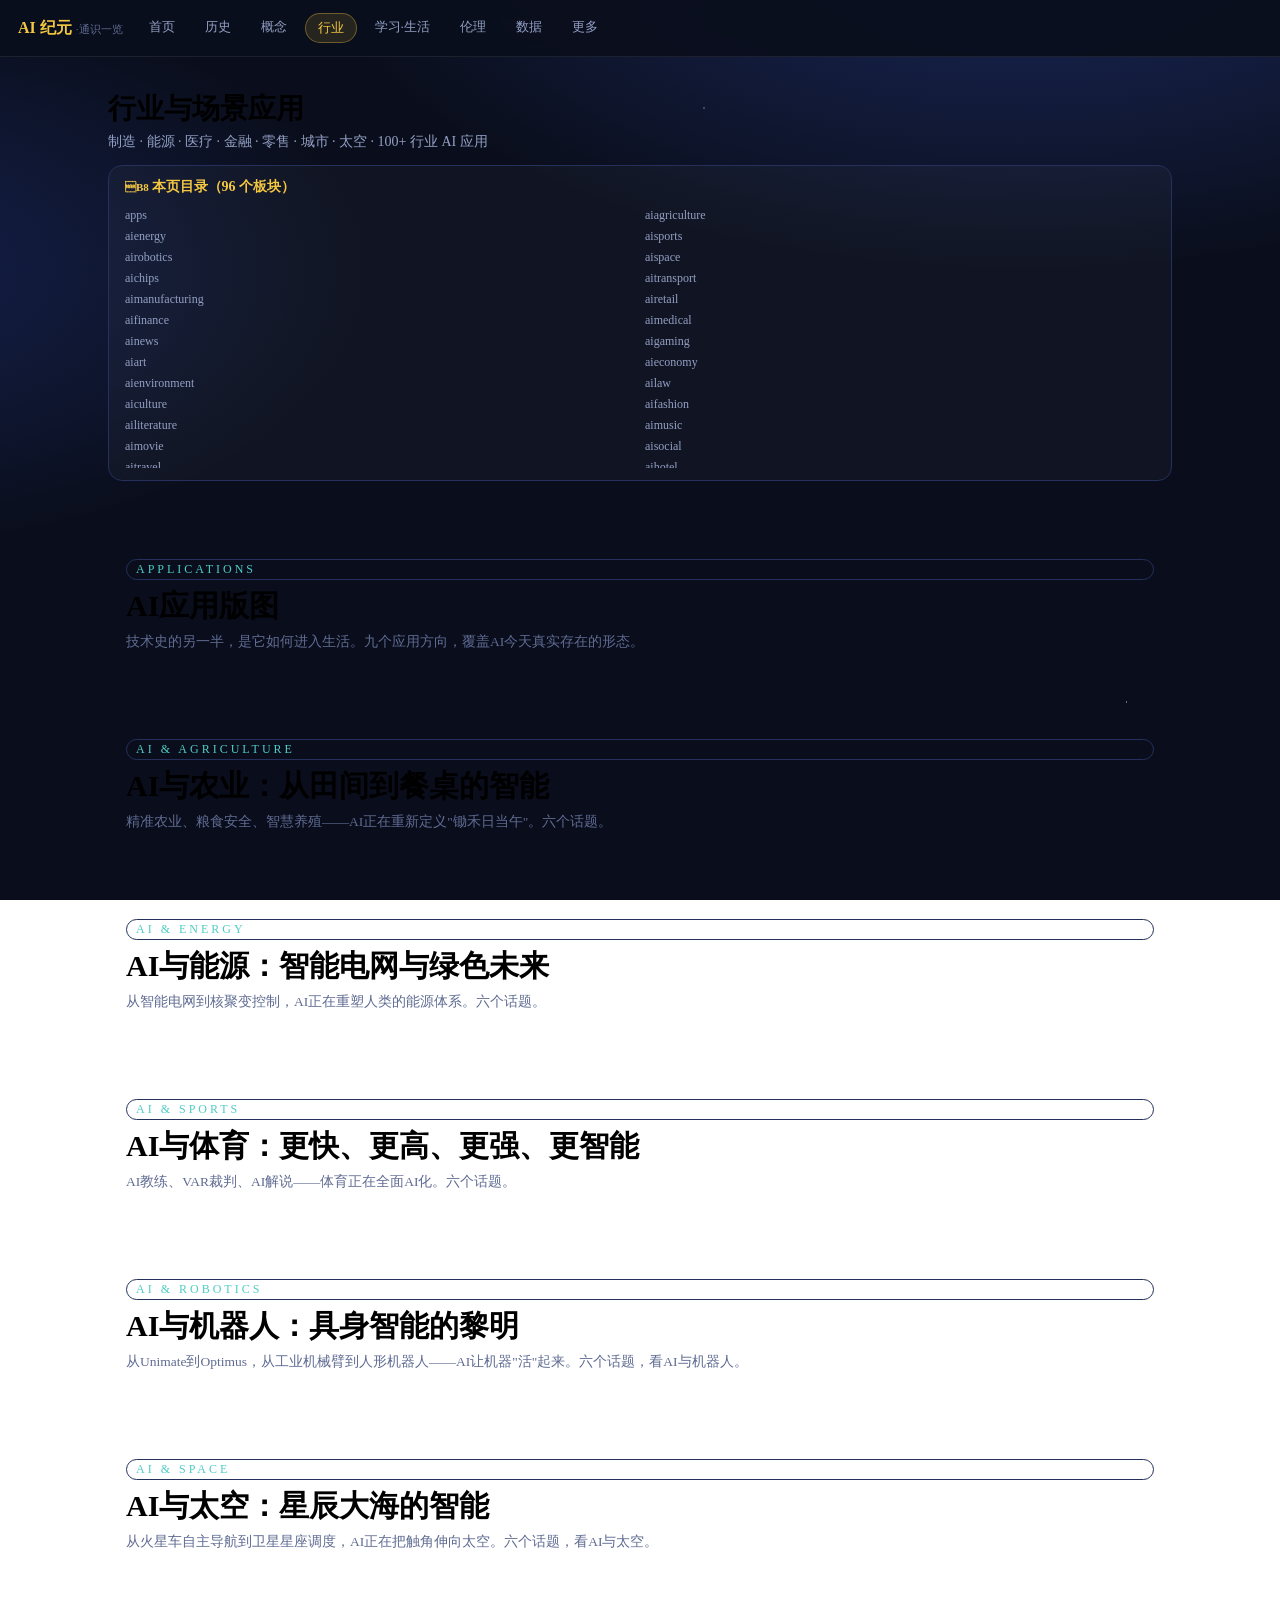
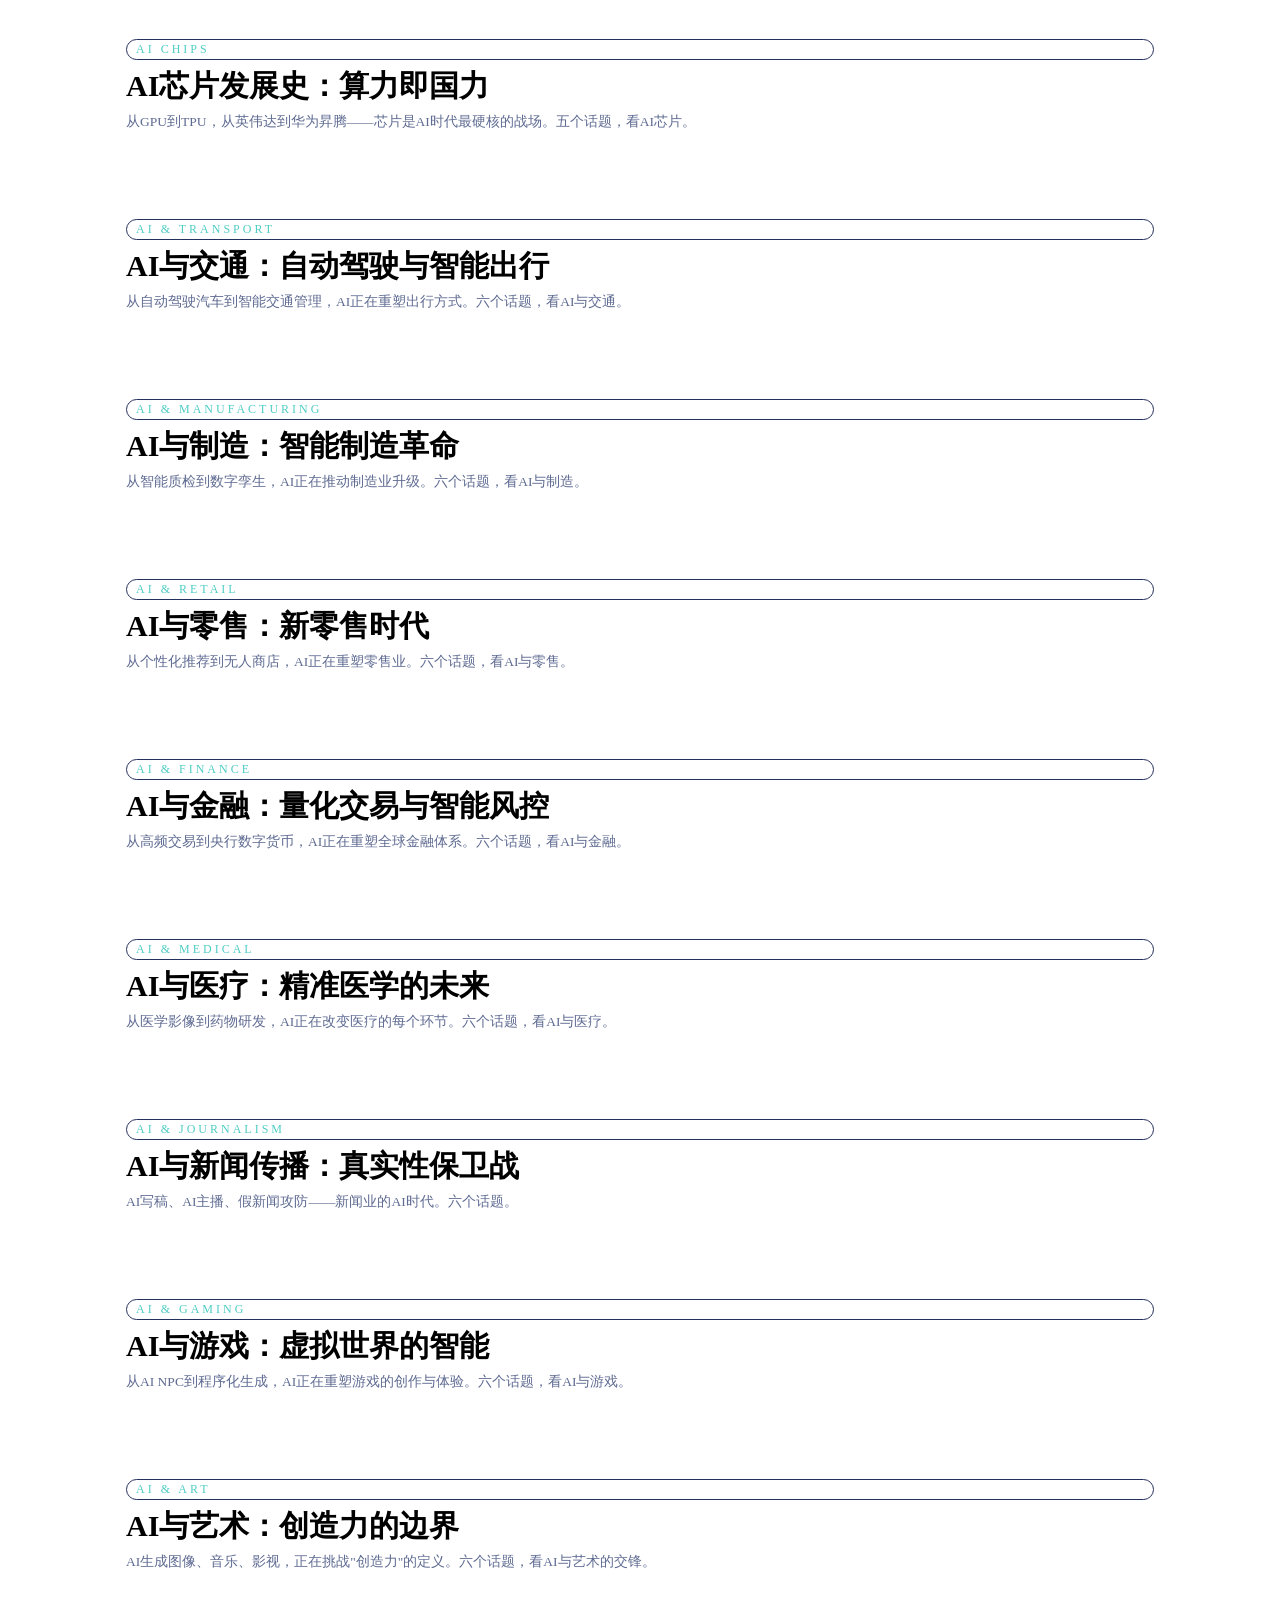
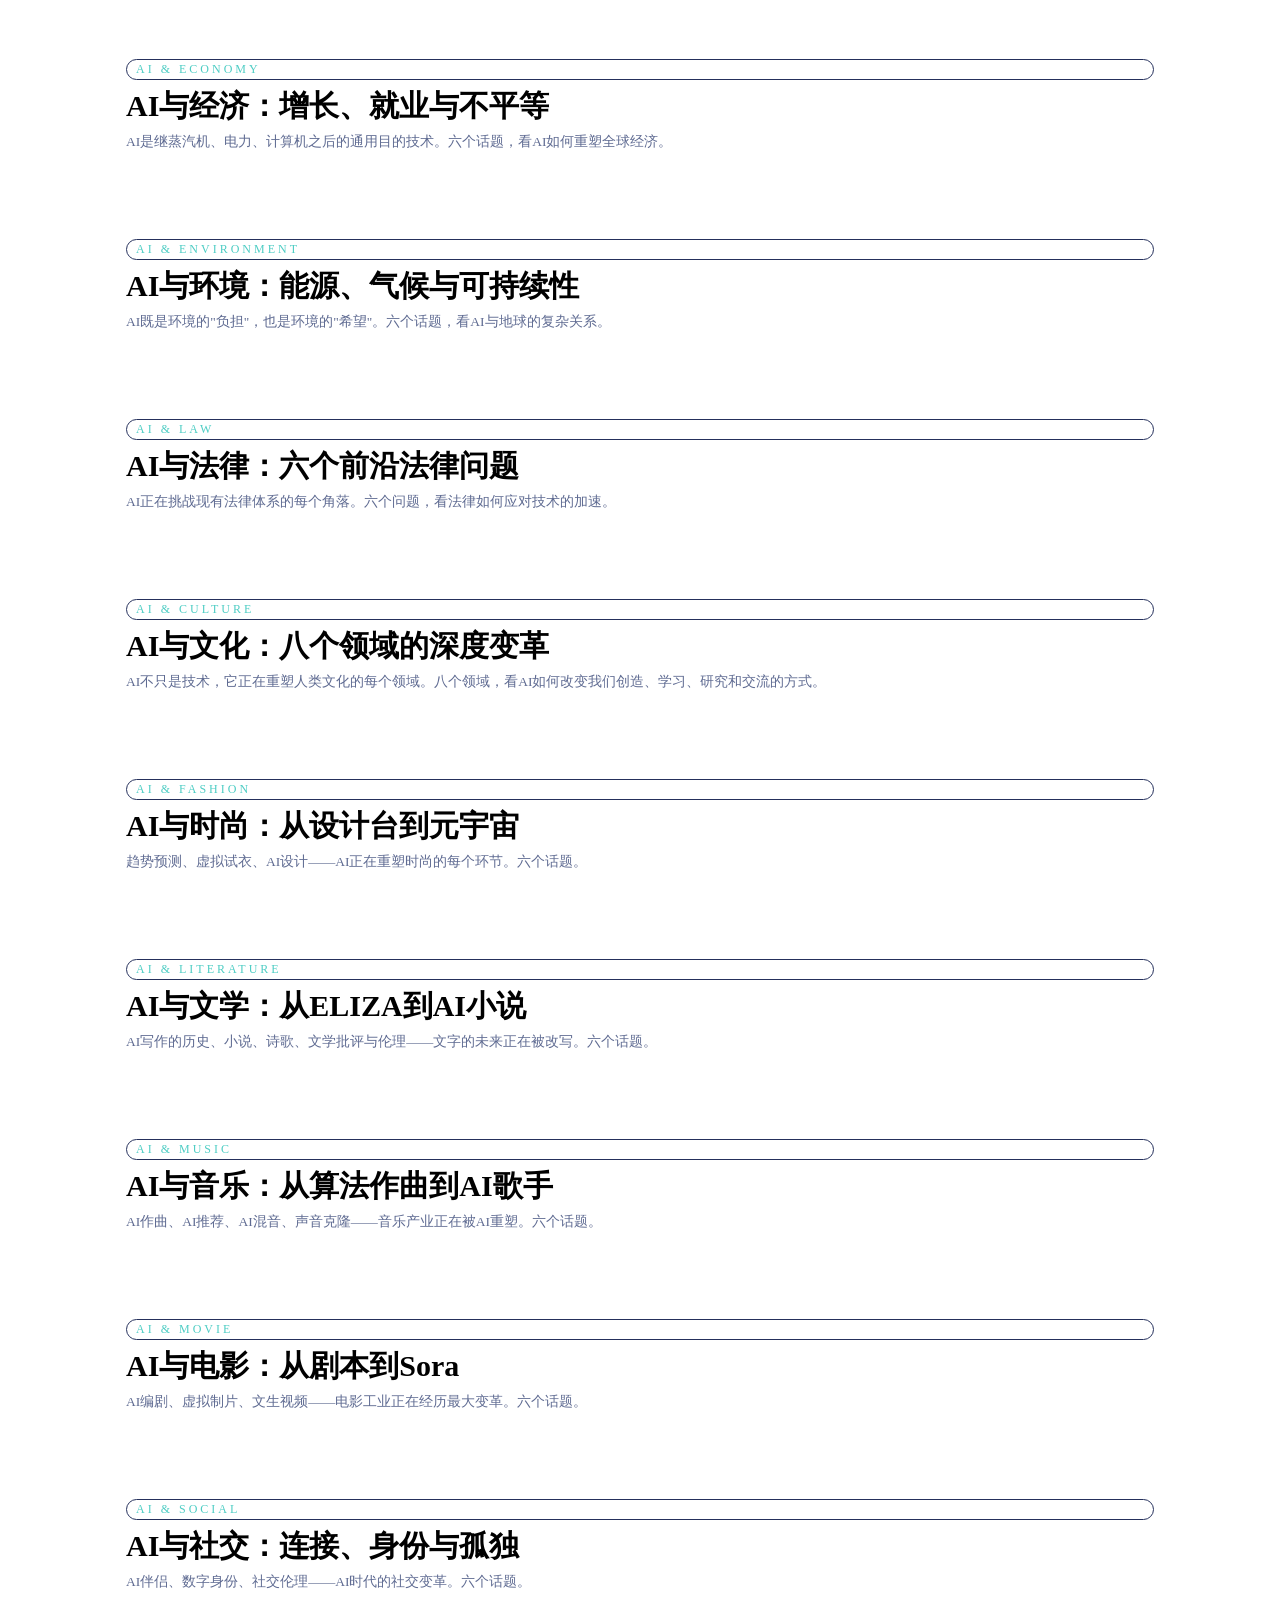
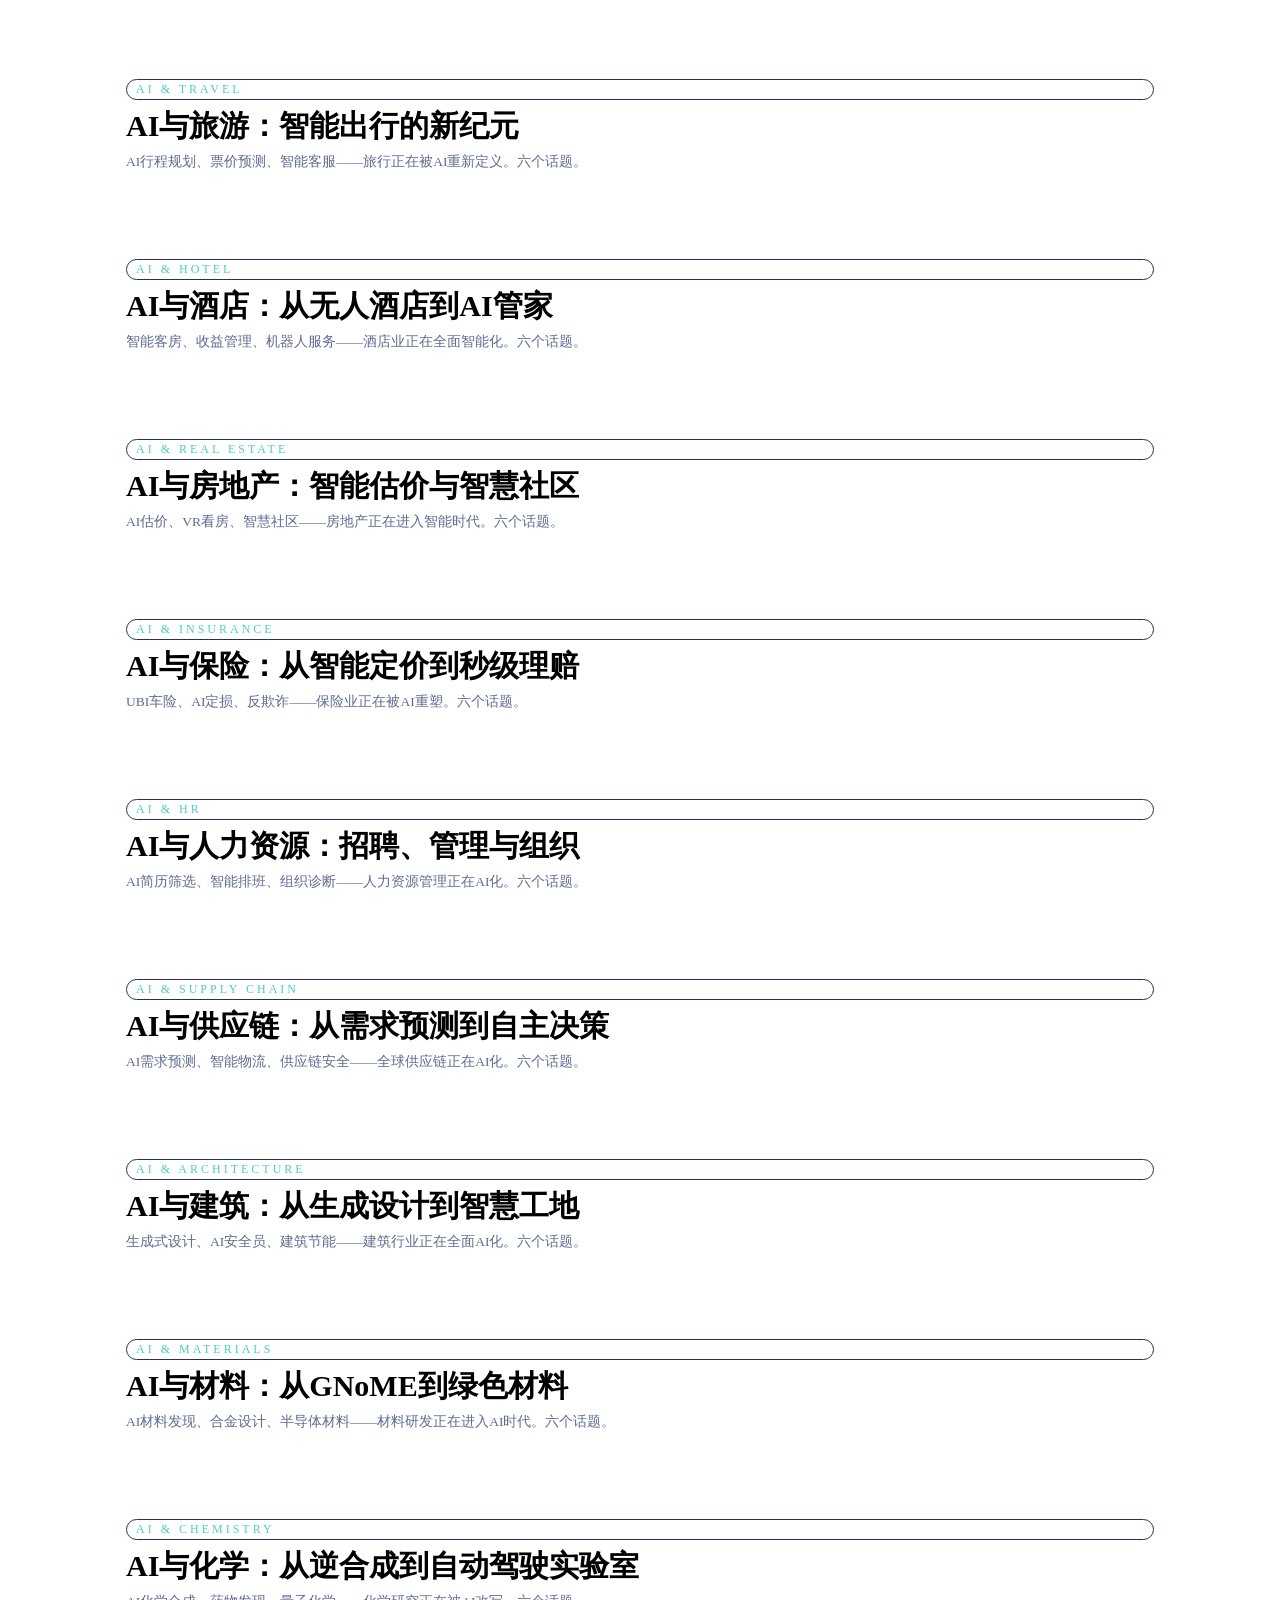
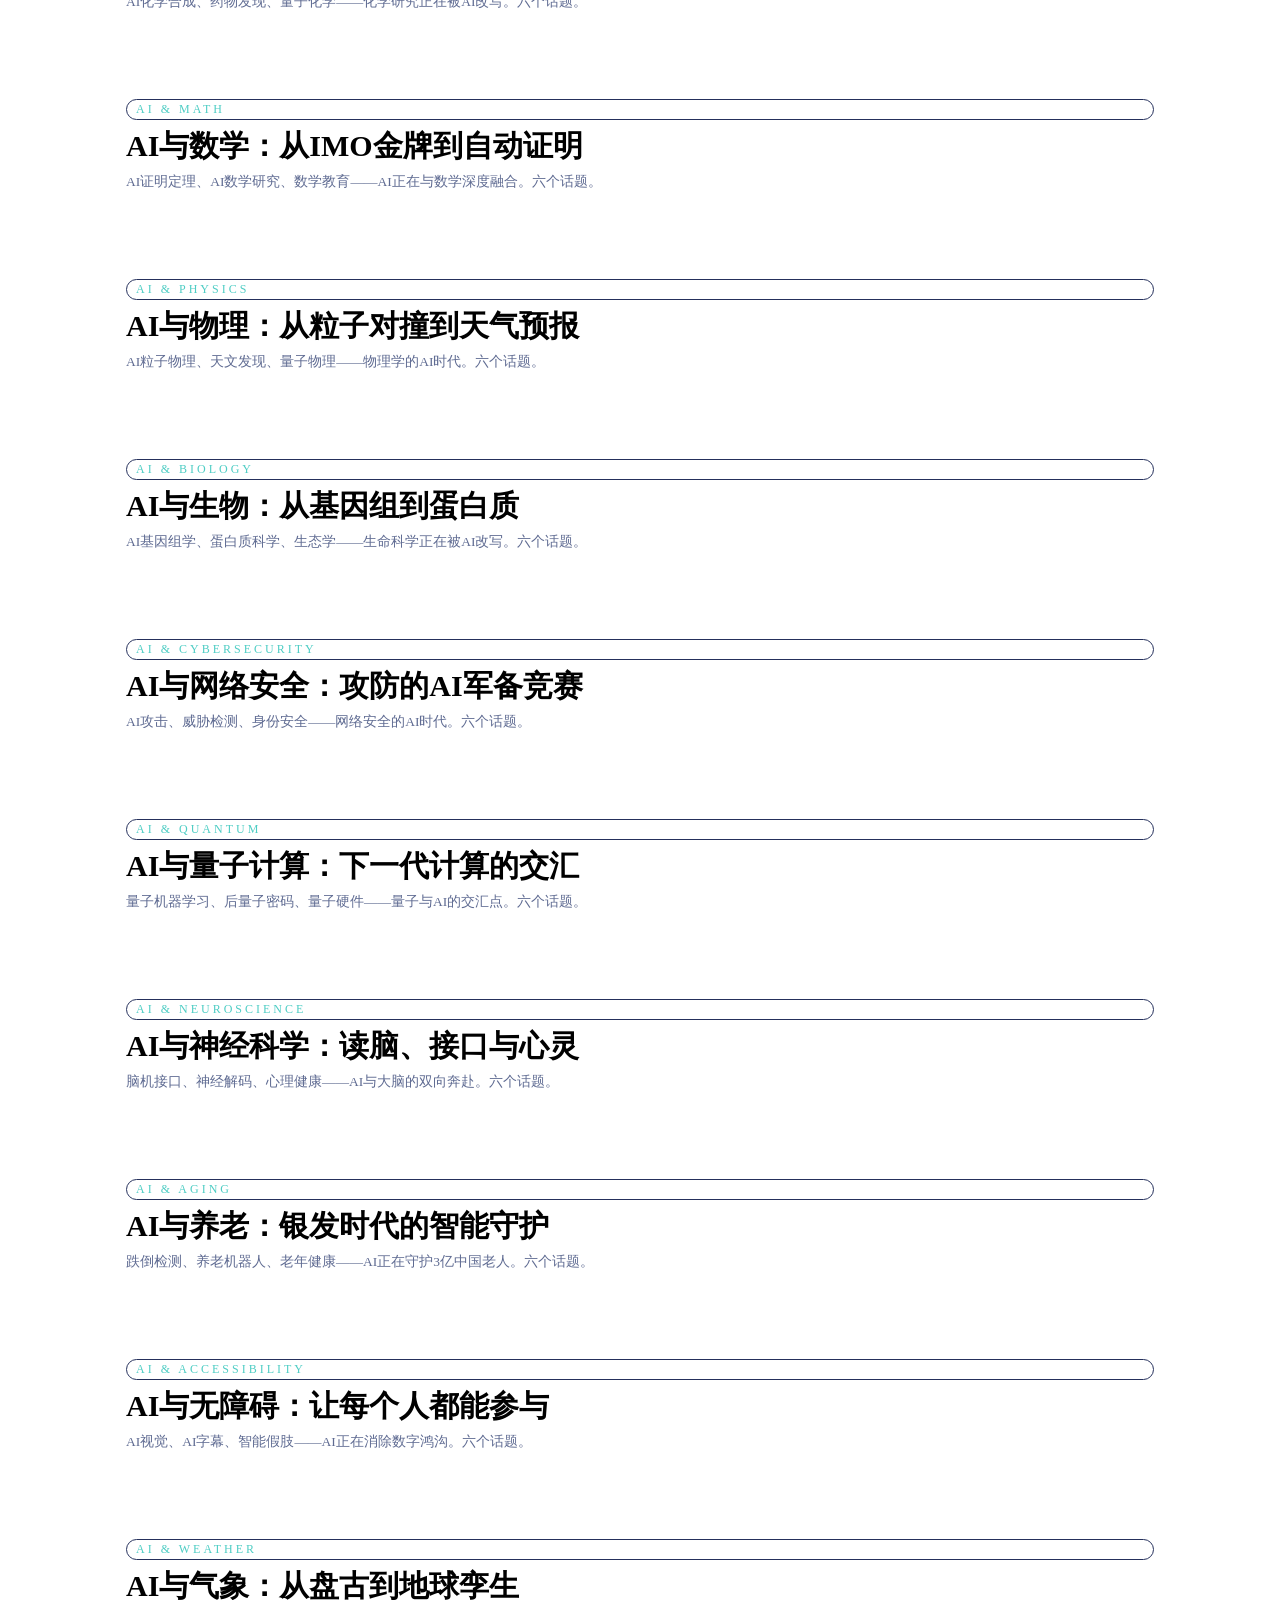
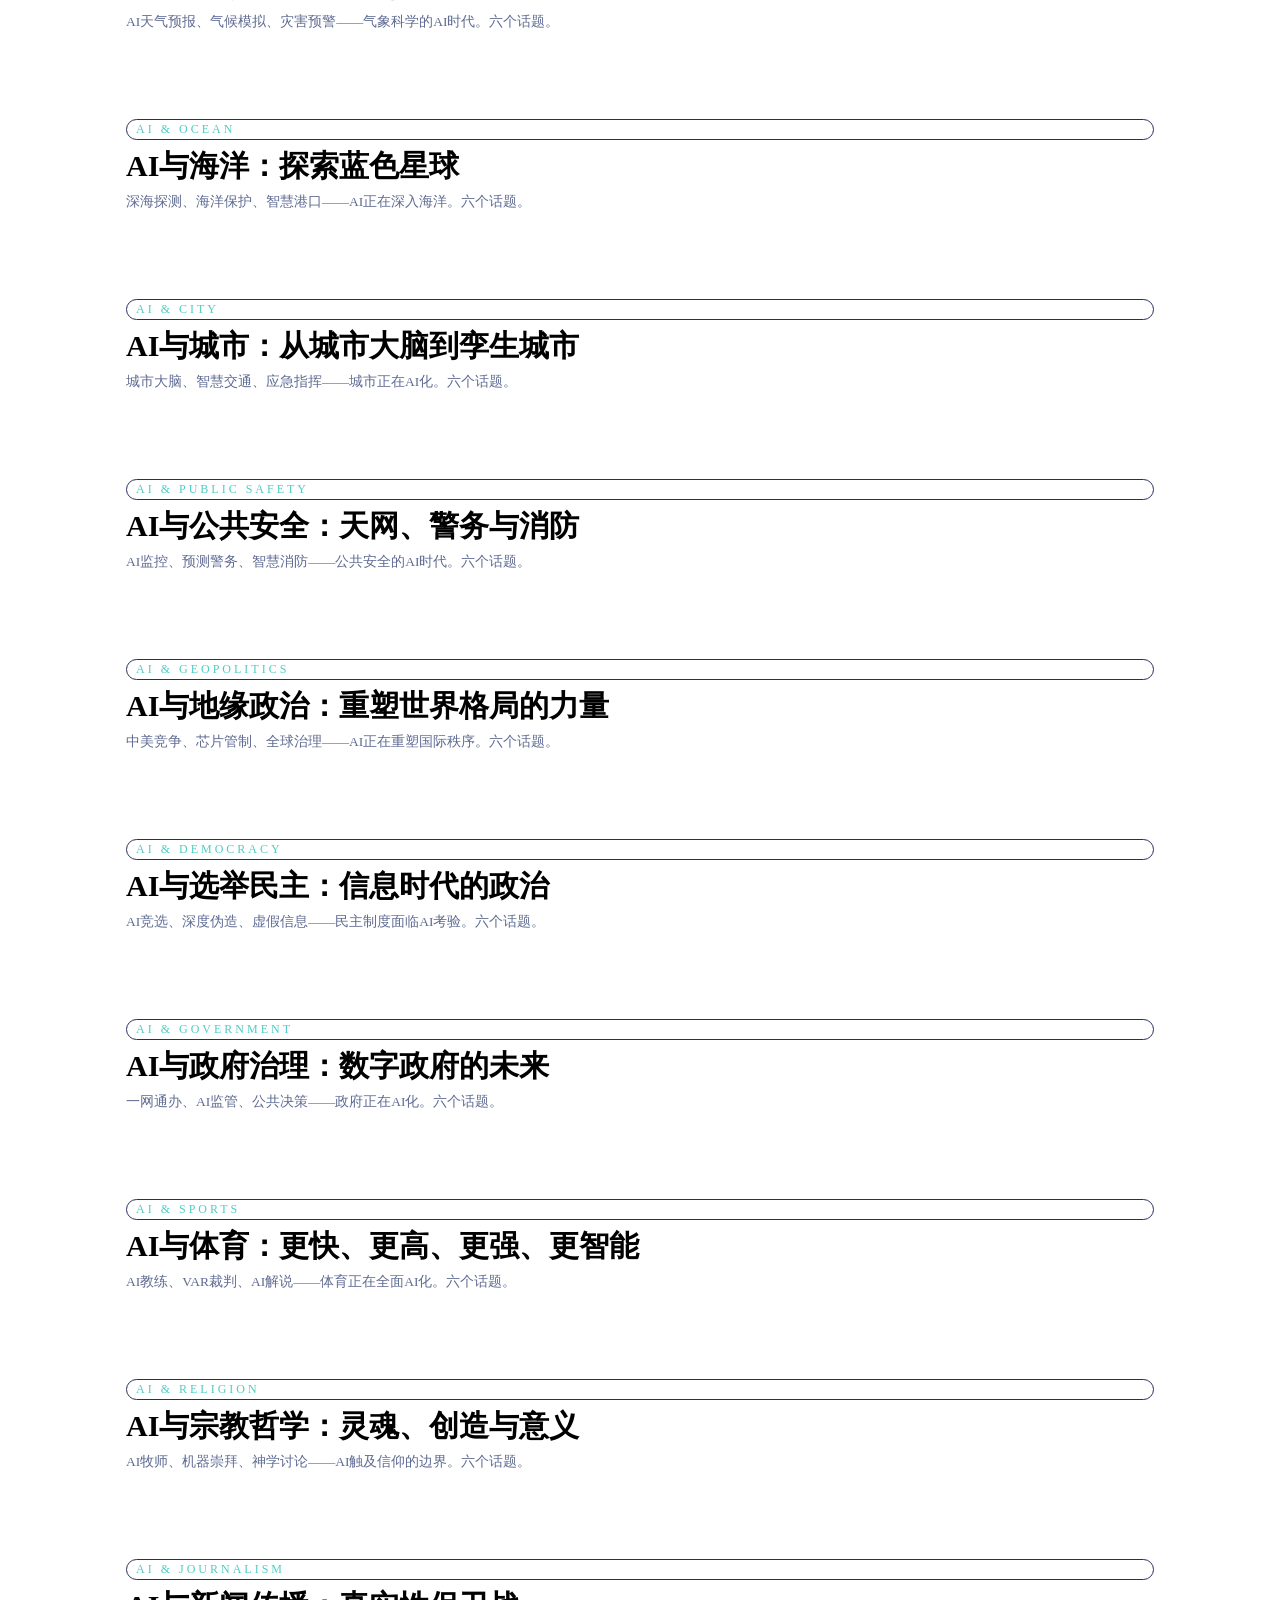
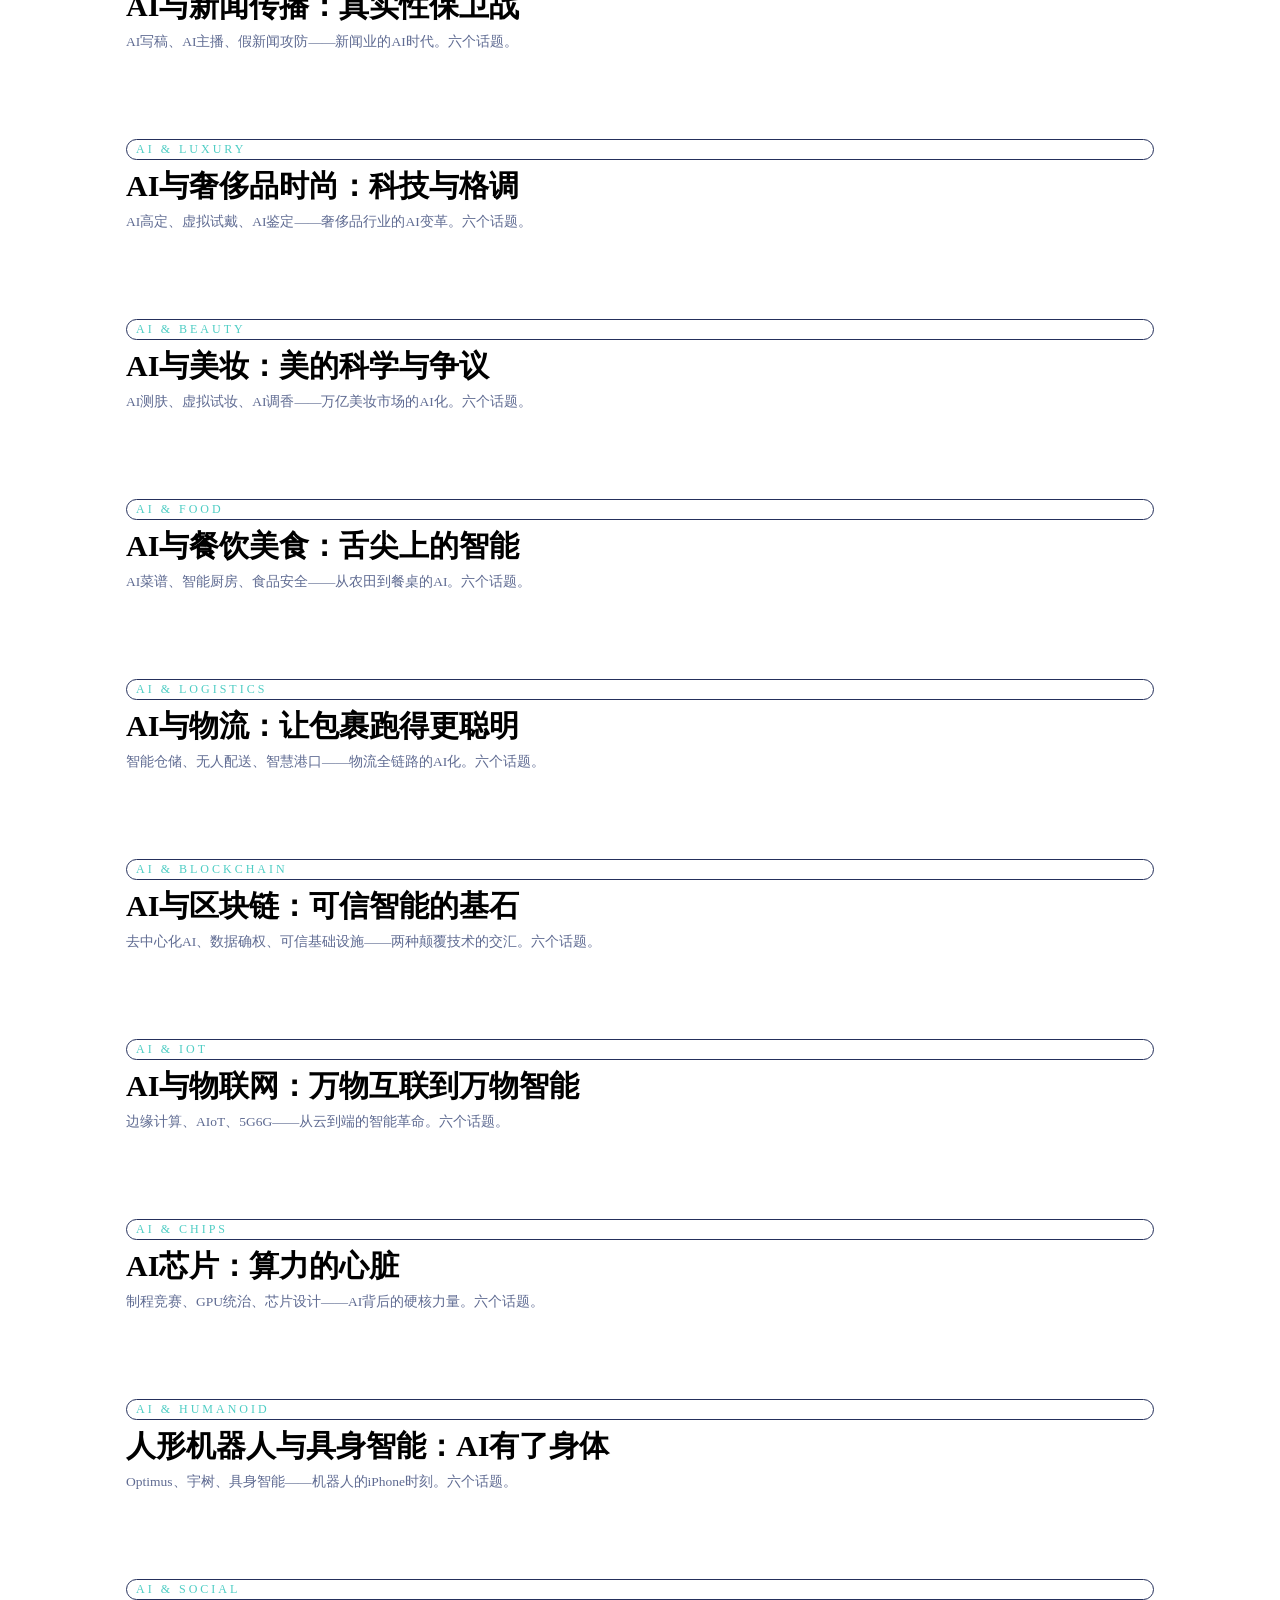
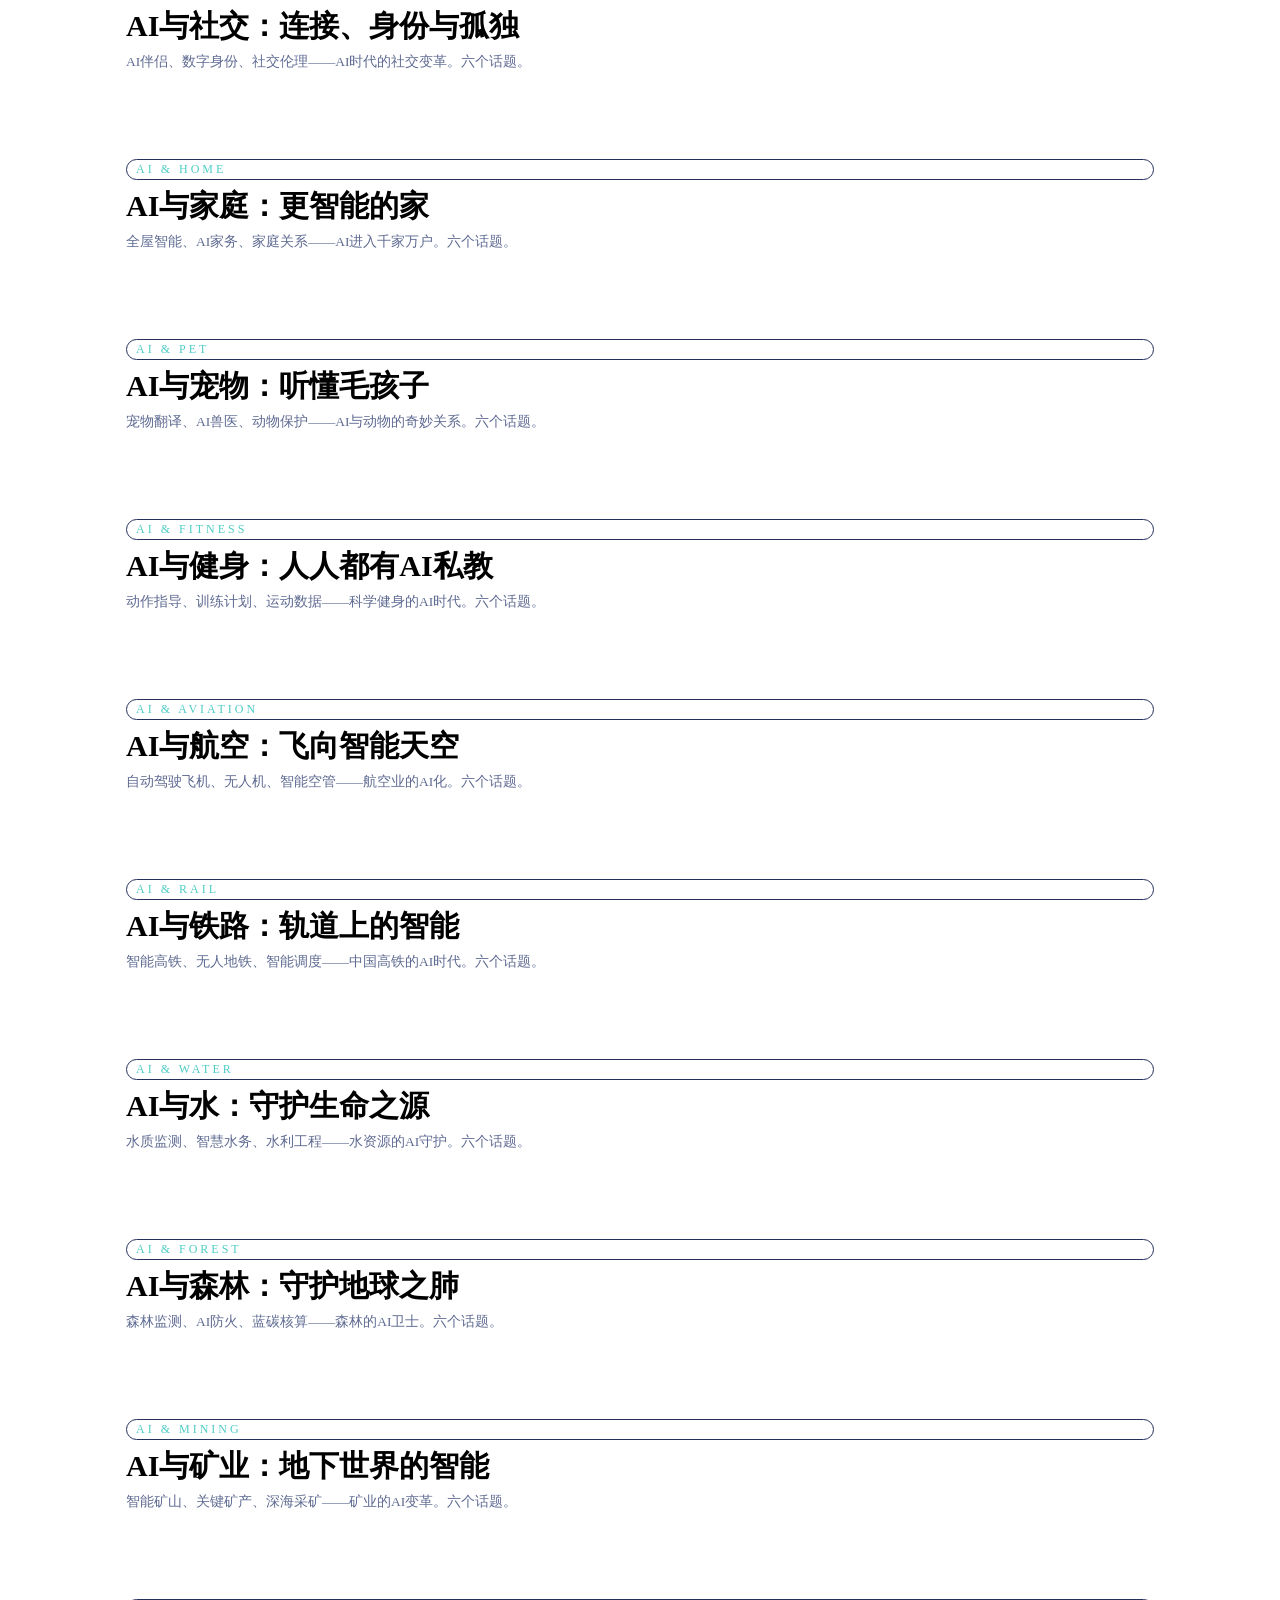
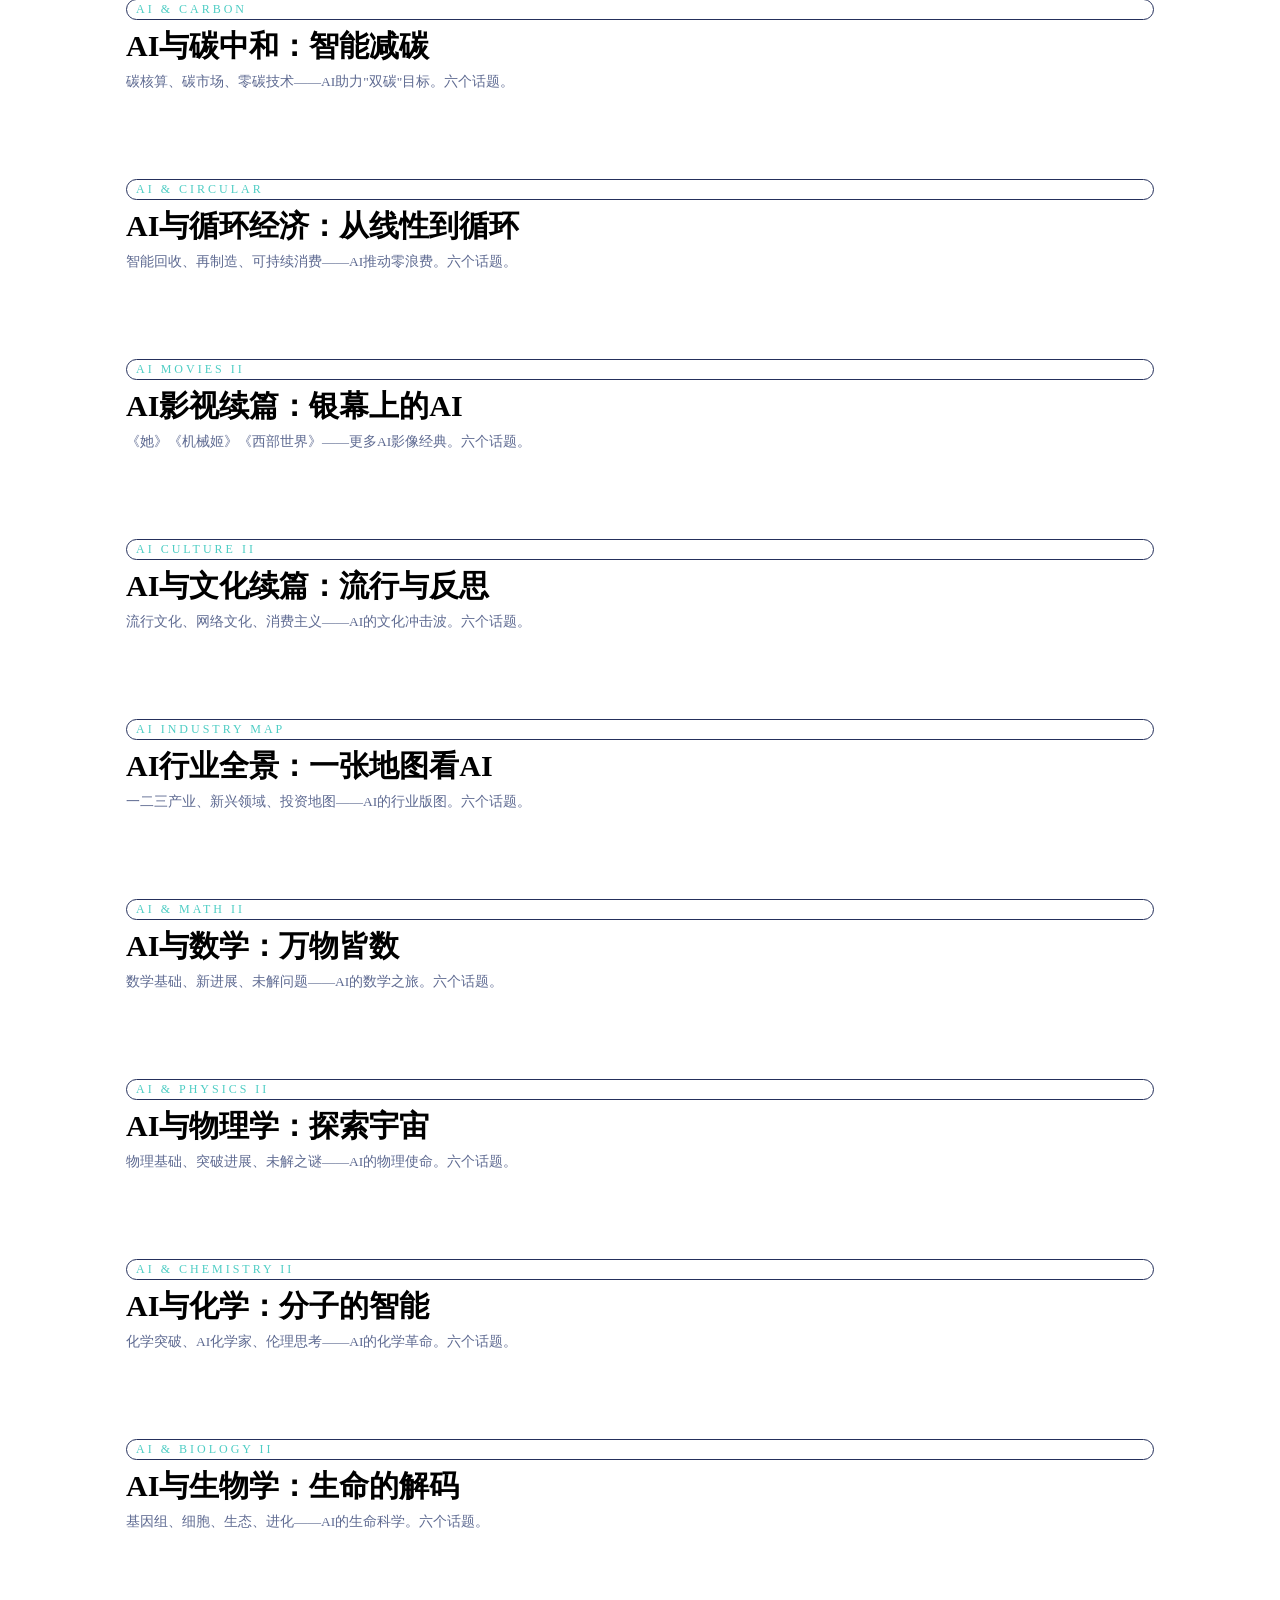
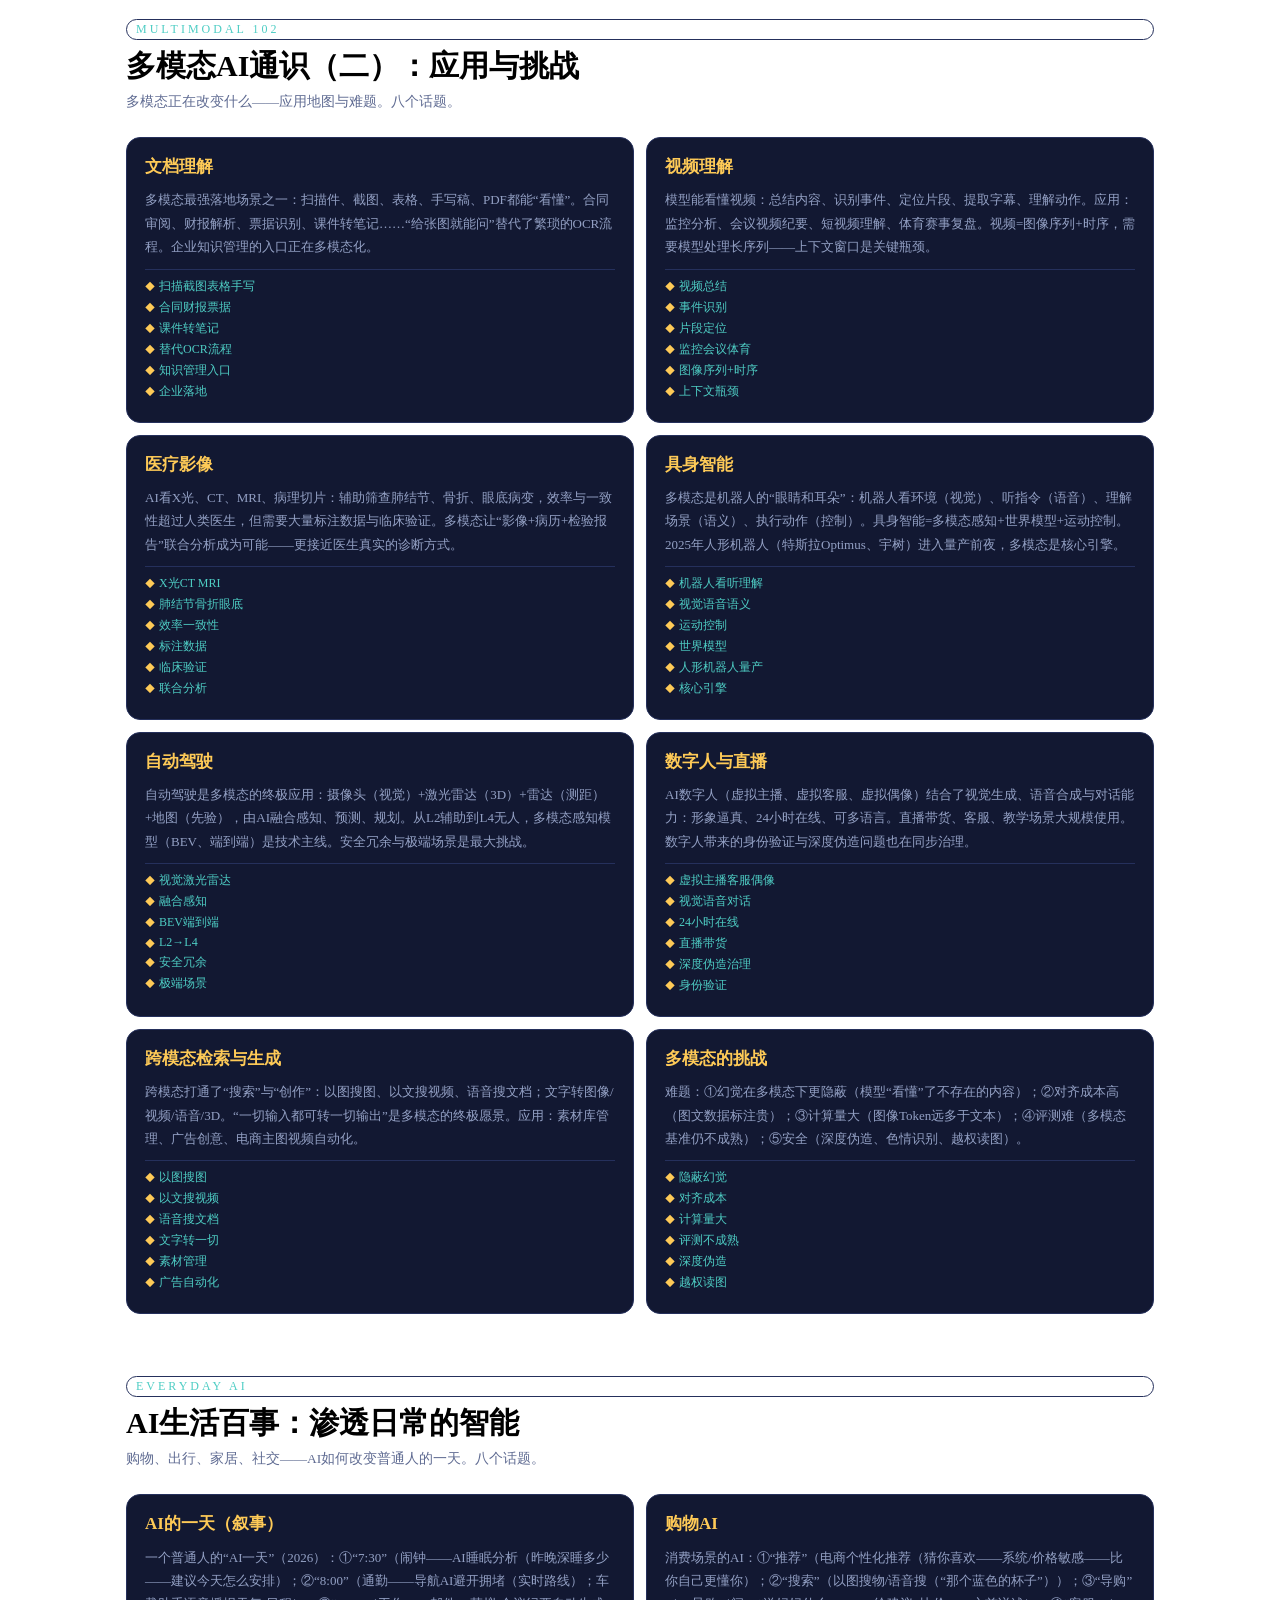
<file: pages/industry.html>
<!DOCTYPE html>
<html lang="zh-CN">
<head>
<meta charset="utf-8">
<meta name="viewport" content="width=device-width, initial-scale=1">
<title>行业与场景应用 · AI 纪元 · 人工智能通识一览</title>
<link rel="stylesheet" href="../assets/style.css">
</head>
<body>

<div class="site-nav">
  <a class="brand" href="../index.html">AI 纪元<span>·通识一览</span></a>
  <nav class="nav-links">
    <a href="../index.html">首页</a>
    <a href="history.html">历史</a>
    <a href="concepts.html">概念</a>
    <a href="industry.html">行业</a>
    <a href="life.html">学习·生活</a>
    <a href="ethics.html">伦理</a>
    <a href="data.html">数据</a>
    <a href="extras.html">更多</a>
  </nav>
  <button id="topBtn" aria-label="回到顶部">↑</button>
</div>

<main class="page-main">
  <header class="page-hero">
    <h1>行业与场景应用</h1>
    <p>制造 · 能源 · 医疗 · 金融 · 零售 · 城市 · 太空 · 100+ 行业 AI 应用</p>
    <div class="page-index">
      <details open><summary>本页目录（96 个板块）</summary><ul><li><a href="#apps">apps</a></li><li><a href="#aiagriculture">aiagriculture</a></li><li><a href="#aienergy">aienergy</a></li><li><a href="#aisports">aisports</a></li><li><a href="#airobotics">airobotics</a></li><li><a href="#aispace">aispace</a></li><li><a href="#aichips">aichips</a></li><li><a href="#aitransport">aitransport</a></li><li><a href="#aimanufacturing">aimanufacturing</a></li><li><a href="#airetail">airetail</a></li><li><a href="#aifinance">aifinance</a></li><li><a href="#aimedical">aimedical</a></li><li><a href="#ainews">ainews</a></li><li><a href="#aigaming">aigaming</a></li><li><a href="#aiart">aiart</a></li><li><a href="#aieconomy">aieconomy</a></li><li><a href="#aienvironment">aienvironment</a></li><li><a href="#ailaw">ailaw</a></li><li><a href="#aiculture">aiculture</a></li><li><a href="#aifashion">aifashion</a></li><li><a href="#ailiterature">ailiterature</a></li><li><a href="#aimusic">aimusic</a></li><li><a href="#aimovie">aimovie</a></li><li><a href="#aisocial">aisocial</a></li><li><a href="#aitravel">aitravel</a></li><li><a href="#aihotel">aihotel</a></li><li><a href="#airealestate">airealestate</a></li><li><a href="#aiinsurance">aiinsurance</a></li><li><a href="#aihr">aihr</a></li><li><a href="#aisupplychain">aisupplychain</a></li><li><a href="#aibuilding">aibuilding</a></li><li><a href="#aimaterials">aimaterials</a></li><li><a href="#aichemistry">aichemistry</a></li><li><a href="#aimath">aimath</a></li><li><a href="#aiphysics">aiphysics</a></li><li><a href="#aibio">aibio</a></li><li><a href="#aicyber">aicyber</a></li><li><a href="#aiqcomputing">aiqcomputing</a></li><li><a href="#aineuro">aineuro</a></li><li><a href="#aiaging">aiaging</a></li><li><a href="#aitb">aitb</a></li><li><a href="#aiweather">aiweather</a></li><li><a href="#aimarine">aimarine</a></li><li><a href="#aicity">aicity</a></li><li><a href="#aipublicsafety">aipublicsafety</a></li><li><a href="#aigeopolitics">aigeopolitics</a></li><li><a href="#aielection">aielection</a></li><li><a href="#aigovernance">aigovernance</a></li><li><a href="#aisports">aisports</a></li><li><a href="#aireligion">aireligion</a></li><li><a href="#ainews">ainews</a></li><li><a href="#ailuxury">ailuxury</a></li><li><a href="#aibeauty">aibeauty</a></li><li><a href="#aifood">aifood</a></li><li><a href="#ailogistics">ailogistics</a></li><li><a href="#aiblockchain">aiblockchain</a></li><li><a href="#aiiot">aiiot</a></li><li><a href="#aichipfab">aichipfab</a></li><li><a href="#aihumanoid">aihumanoid</a></li><li><a href="#aisocial">aisocial</a></li><li><a href="#aihome">aihome</a></li><li><a href="#aipet">aipet</a></li><li><a href="#aifitness">aifitness</a></li><li><a href="#aiaviation">aiaviation</a></li><li><a href="#airail">airail</a></li><li><a href="#aiwater">aiwater</a></li><li><a href="#aiforest">aiforest</a></li><li><a href="#aimining">aimining</a></li><li><a href="#aicarbon">aicarbon</a></li><li><a href="#aicircular">aicircular</a></li><li><a href="#aimovies2">aimovies2</a></li><li><a href="#aiculture2">aiculture2</a></li><li><a href="#aiindustrymap">aiindustrymap</a></li><li><a href="#aimath2">aimath2</a></li><li><a href="#aiphysics2">aiphysics2</a></li><li><a href="#aichem2">aichem2</a></li><li><a href="#aibio2">aibio2</a></li><li><a href="#mmapp">多模态AI通识（二）：应用与挑战</a></li><li><a href="#everyday-ai">AI生活百事：渗透日常的智能</a></li><li><a href="#ai-more-industry">更多行业AI：星辰大海</a></li><li><a href="#bci-ai">脑机接口与AI：思想的接口</a></li><li><a href="#med-ai-subs">医疗AI细分：生命的算法</a></li><li><a href="#fin-ai-subs">金融AI细分：钱的算法</a></li><li><a href="#law-ai-subs">法律AI细分：正义的算法</a></li><li><a href="#edu-ai-subs">教育AI细分：育人的算法</a></li><li><a href="#culture-creative-ai">AI与文化创意：想象的引擎</a></li><li><a href="#senior-ai">银发AI：给长辈的算法</a></li><li><a href="#psych-emo-ai">心理与情感AI：情绪的计算</a></li><li><a href="#fun-mystic-ai">娱乐与玄学AI：算法的乐子</a></li><li><a href="#space-marine-ai">航天与海洋AI：上天入海</a></li><li><a href="#office-ai-adv">办公AI进阶：把办公室AI化</a></li><li><a href="#ecommerce-ai-adv">电商AI进阶：把生意做AI化</a></li><li><a href="#shortvideo-ai">短视频AI：从0到爆款</a></li><li><a href="#private-domain-ai">私域与IP AI：把人设做起来</a></li><li><a href="#ai-automotive">AI与汽车：出行革命</a></li><li><a href="#ai-appliance">AI与家电制造：品质生活</a></li></ul></details>
    </div>
  </header>
<section id="apps">
  <div class="wrap">
    <div class="sec-head">
      <div class="tag">APPLICATIONS</div>
      <h2>AI应用版图</h2>
      <p>技术史的另一半，是它如何进入生活。九个应用方向，覆盖AI今天真实存在的形态。</p>
    </div>
    <div class="apps" id="appsBox"></div>
  </div>
</section>
<section id="aiagriculture">
  <div class="wrap">
    <div class="sec-head">
      <div class="tag">AI & AGRICULTURE</div>
      <h2>AI与农业：从田间到餐桌的智能</h2>
      <p>精准农业、粮食安全、智慧养殖——AI正在重新定义"锄禾日当午"。六个话题。</p>
    </div>
    <div class="aiagriculture" id="aiagricultureBox"></div>
  </div>
</section>
<section id="aienergy">
  <div class="wrap">
    <div class="sec-head">
      <div class="tag">AI & ENERGY</div>
      <h2>AI与能源：智能电网与绿色未来</h2>
      <p>从智能电网到核聚变控制，AI正在重塑人类的能源体系。六个话题。</p>
    </div>
    <div class="aienergy" id="aienergyBox"></div>
  </div>
</section>
<section id="aisports">
  <div class="wrap">
    <div class="sec-head">
      <div class="tag">AI & SPORTS</div>
      <h2>AI与体育：更快、更高、更强、更智能</h2>
      <p>AI教练、VAR裁判、AI解说——体育正在全面AI化。六个话题。</p>
    </div>
    <div class="aisports" id="aisportsBox"></div>
  </div>
</section>
<section id="airobotics">
  <div class="wrap">
    <div class="sec-head">
      <div class="tag">AI & ROBOTICS</div>
      <h2>AI与机器人：具身智能的黎明</h2>
      <p>从Unimate到Optimus，从工业机械臂到人形机器人——AI让机器"活"起来。六个话题，看AI与机器人。</p>
    </div>
    <div class="airobotics" id="airoboticsBox"></div>
  </div>
</section>
<section id="aispace">
  <div class="wrap">
    <div class="sec-head">
      <div class="tag">AI & SPACE</div>
      <h2>AI与太空：星辰大海的智能</h2>
      <p>从火星车自主导航到卫星星座调度，AI正在把触角伸向太空。六个话题，看AI与太空。</p>
    </div>
    <div class="aispace" id="aispaceBox"></div>
  </div>
</section>
<section id="aichips">
  <div class="wrap">
    <div class="sec-head">
      <div class="tag">AI CHIPS</div>
      <h2>AI芯片发展史：算力即国力</h2>
      <p>从GPU到TPU，从英伟达到华为昇腾——芯片是AI时代最硬核的战场。五个话题，看AI芯片。</p>
    </div>
    <div class="aichips" id="aichipsBox"></div>
  </div>
</section>
<section id="aitransport">
  <div class="wrap">
    <div class="sec-head">
      <div class="tag">AI & TRANSPORT</div>
      <h2>AI与交通：自动驾驶与智能出行</h2>
      <p>从自动驾驶汽车到智能交通管理，AI正在重塑出行方式。六个话题，看AI与交通。</p>
    </div>
    <div class="aitransport" id="aitransportBox"></div>
  </div>
</section>
<section id="aimanufacturing">
  <div class="wrap">
    <div class="sec-head">
      <div class="tag">AI & MANUFACTURING</div>
      <h2>AI与制造：智能制造革命</h2>
      <p>从智能质检到数字孪生，AI正在推动制造业升级。六个话题，看AI与制造。</p>
    </div>
    <div class="aimanufacturing" id="aimanufacturingBox"></div>
  </div>
</section>
<section id="airetail">
  <div class="wrap">
    <div class="sec-head">
      <div class="tag">AI & RETAIL</div>
      <h2>AI与零售：新零售时代</h2>
      <p>从个性化推荐到无人商店，AI正在重塑零售业。六个话题，看AI与零售。</p>
    </div>
    <div class="airetail" id="airetailBox"></div>
  </div>
</section>
<section id="aifinance">
  <div class="wrap">
    <div class="sec-head">
      <div class="tag">AI & FINANCE</div>
      <h2>AI与金融：量化交易与智能风控</h2>
      <p>从高频交易到央行数字货币，AI正在重塑全球金融体系。六个话题，看AI与金融。</p>
    </div>
    <div class="aifinance" id="aifinanceBox"></div>
  </div>
</section>
<section id="aimedical">
  <div class="wrap">
    <div class="sec-head">
      <div class="tag">AI & MEDICAL</div>
      <h2>AI与医疗：精准医学的未来</h2>
      <p>从医学影像到药物研发，AI正在改变医疗的每个环节。六个话题，看AI与医疗。</p>
    </div>
    <div class="aimedical" id="aimedicalBox"></div>
  </div>
</section>
<section id="ainews">
  <div class="wrap">
    <div class="sec-head">
      <div class="tag">AI & JOURNALISM</div>
      <h2>AI与新闻传播：真实性保卫战</h2>
      <p>AI写稿、AI主播、假新闻攻防——新闻业的AI时代。六个话题。</p>
    </div>
    <div class="ainews" id="ainewsBox"></div>
  </div>
</section>
<section id="aigaming">
  <div class="wrap">
    <div class="sec-head">
      <div class="tag">AI & GAMING</div>
      <h2>AI与游戏：虚拟世界的智能</h2>
      <p>从AI NPC到程序化生成，AI正在重塑游戏的创作与体验。六个话题，看AI与游戏。</p>
    </div>
    <div class="aigaming" id="aigamingBox"></div>
  </div>
</section>
<section id="aiart">
  <div class="wrap">
    <div class="sec-head">
      <div class="tag">AI & ART</div>
      <h2>AI与艺术：创造力的边界</h2>
      <p>AI生成图像、音乐、影视，正在挑战"创造力"的定义。六个话题，看AI与艺术的交锋。</p>
    </div>
    <div class="aiart" id="aiartBox"></div>
  </div>
</section>
<section id="aieconomy">
  <div class="wrap">
    <div class="sec-head">
      <div class="tag">AI & ECONOMY</div>
      <h2>AI与经济：增长、就业与不平等</h2>
      <p>AI是继蒸汽机、电力、计算机之后的通用目的技术。六个话题，看AI如何重塑全球经济。</p>
    </div>
    <div class="aieconomy" id="aieconomyBox"></div>
  </div>
</section>
<section id="aienvironment">
  <div class="wrap">
    <div class="sec-head">
      <div class="tag">AI & ENVIRONMENT</div>
      <h2>AI与环境：能源、气候与可持续性</h2>
      <p>AI既是环境的"负担"，也是环境的"希望"。六个话题，看AI与地球的复杂关系。</p>
    </div>
    <div class="aienvironment" id="aienvironmentBox"></div>
  </div>
</section>
<section id="ailaw">
  <div class="wrap">
    <div class="sec-head">
      <div class="tag">AI & LAW</div>
      <h2>AI与法律：六个前沿法律问题</h2>
      <p>AI正在挑战现有法律体系的每个角落。六个问题，看法律如何应对技术的加速。</p>
    </div>
    <div class="ailaw" id="ailawBox"></div>
  </div>
</section>
<section id="aiculture">
  <div class="wrap">
    <div class="sec-head">
      <div class="tag">AI & CULTURE</div>
      <h2>AI与文化：八个领域的深度变革</h2>
      <p>AI不只是技术，它正在重塑人类文化的每个领域。八个领域，看AI如何改变我们创造、学习、研究和交流的方式。</p>
    </div>
    <div class="aiculture" id="aicultureBox"></div>
  </div>
</section>
<section id="aifashion">
  <div class="wrap">
    <div class="sec-head">
      <div class="tag">AI & FASHION</div>
      <h2>AI与时尚：从设计台到元宇宙</h2>
      <p>趋势预测、虚拟试衣、AI设计——AI正在重塑时尚的每个环节。六个话题。</p>
    </div>
    <div class="aifashion" id="aifashionBox"></div>
  </div>
</section>
<section id="ailiterature">
  <div class="wrap">
    <div class="sec-head">
      <div class="tag">AI & LITERATURE</div>
      <h2>AI与文学：从ELIZA到AI小说</h2>
      <p>AI写作的历史、小说、诗歌、文学批评与伦理——文字的未来正在被改写。六个话题。</p>
    </div>
    <div class="ailiterature" id="ailiteratureBox"></div>
  </div>
</section>
<section id="aimusic">
  <div class="wrap">
    <div class="sec-head">
      <div class="tag">AI & MUSIC</div>
      <h2>AI与音乐：从算法作曲到AI歌手</h2>
      <p>AI作曲、AI推荐、AI混音、声音克隆——音乐产业正在被AI重塑。六个话题。</p>
    </div>
    <div class="aimusic" id="aimusicBox"></div>
  </div>
</section>
<section id="aimovie">
  <div class="wrap">
    <div class="sec-head">
      <div class="tag">AI & MOVIE</div>
      <h2>AI与电影：从剧本到Sora</h2>
      <p>AI编剧、虚拟制片、文生视频——电影工业正在经历最大变革。六个话题。</p>
    </div>
    <div class="aimovie" id="aimovieBox"></div>
  </div>
</section>
<section id="aisocial">
  <div class="wrap">
    <div class="sec-head">
      <div class="tag">AI & SOCIAL</div>
      <h2>AI与社交：连接、身份与孤独</h2>
      <p>AI伴侣、数字身份、社交伦理——AI时代的社交变革。六个话题。</p>
    </div>
    <div class="aisocial" id="aisocialBox"></div>
  </div>
</section>
<section id="aitravel">
  <div class="wrap">
    <div class="sec-head">
      <div class="tag">AI & TRAVEL</div>
      <h2>AI与旅游：智能出行的新纪元</h2>
      <p>AI行程规划、票价预测、智能客服——旅行正在被AI重新定义。六个话题。</p>
    </div>
    <div class="aitravel" id="aitravelBox"></div>
  </div>
</section>
<section id="aihotel">
  <div class="wrap">
    <div class="sec-head">
      <div class="tag">AI & HOTEL</div>
      <h2>AI与酒店：从无人酒店到AI管家</h2>
      <p>智能客房、收益管理、机器人服务——酒店业正在全面智能化。六个话题。</p>
    </div>
    <div class="aihotel" id="aihotelBox"></div>
  </div>
</section>
<section id="airealestate">
  <div class="wrap">
    <div class="sec-head">
      <div class="tag">AI & REAL ESTATE</div>
      <h2>AI与房地产：智能估价与智慧社区</h2>
      <p>AI估价、VR看房、智慧社区——房地产正在进入智能时代。六个话题。</p>
    </div>
    <div class="airealestate" id="airealestateBox"></div>
  </div>
</section>
<section id="aiinsurance">
  <div class="wrap">
    <div class="sec-head">
      <div class="tag">AI & INSURANCE</div>
      <h2>AI与保险：从智能定价到秒级理赔</h2>
      <p>UBI车险、AI定损、反欺诈——保险业正在被AI重塑。六个话题。</p>
    </div>
    <div class="aiinsurance" id="aiinsuranceBox"></div>
  </div>
</section>
<section id="aihr">
  <div class="wrap">
    <div class="sec-head">
      <div class="tag">AI & HR</div>
      <h2>AI与人力资源：招聘、管理与组织</h2>
      <p>AI简历筛选、智能排班、组织诊断——人力资源管理正在AI化。六个话题。</p>
    </div>
    <div class="aihr" id="aihrBox"></div>
  </div>
</section>
<section id="aisupplychain">
  <div class="wrap">
    <div class="sec-head">
      <div class="tag">AI & SUPPLY CHAIN</div>
      <h2>AI与供应链：从需求预测到自主决策</h2>
      <p>AI需求预测、智能物流、供应链安全——全球供应链正在AI化。六个话题。</p>
    </div>
    <div class="aisupplychain" id="aisupplychainBox"></div>
  </div>
</section>
<section id="aibuilding">
  <div class="wrap">
    <div class="sec-head">
      <div class="tag">AI & ARCHITECTURE</div>
      <h2>AI与建筑：从生成设计到智慧工地</h2>
      <p>生成式设计、AI安全员、建筑节能——建筑行业正在全面AI化。六个话题。</p>
    </div>
    <div class="aibuilding" id="aibuildingBox"></div>
  </div>
</section>
<section id="aimaterials">
  <div class="wrap">
    <div class="sec-head">
      <div class="tag">AI & MATERIALS</div>
      <h2>AI与材料：从GNoME到绿色材料</h2>
      <p>AI材料发现、合金设计、半导体材料——材料研发正在进入AI时代。六个话题。</p>
    </div>
    <div class="aimaterials" id="aimaterialsBox"></div>
  </div>
</section>
<section id="aichemistry">
  <div class="wrap">
    <div class="sec-head">
      <div class="tag">AI & CHEMISTRY</div>
      <h2>AI与化学：从逆合成到自动驾驶实验室</h2>
      <p>AI化学合成、药物发现、量子化学——化学研究正在被AI改写。六个话题。</p>
    </div>
    <div class="aichemistry" id="aichemistryBox"></div>
  </div>
</section>
<section id="aimath">
  <div class="wrap">
    <div class="sec-head">
      <div class="tag">AI & MATH</div>
      <h2>AI与数学：从IMO金牌到自动证明</h2>
      <p>AI证明定理、AI数学研究、数学教育——AI正在与数学深度融合。六个话题。</p>
    </div>
    <div class="aimath" id="aimathBox"></div>
  </div>
</section>
<section id="aiphysics">
  <div class="wrap">
    <div class="sec-head">
      <div class="tag">AI & PHYSICS</div>
      <h2>AI与物理：从粒子对撞到天气预报</h2>
      <p>AI粒子物理、天文发现、量子物理——物理学的AI时代。六个话题。</p>
    </div>
    <div class="aiphysics" id="aiphysicsBox"></div>
  </div>
</section>
<section id="aibio">
  <div class="wrap">
    <div class="sec-head">
      <div class="tag">AI & BIOLOGY</div>
      <h2>AI与生物：从基因组到蛋白质</h2>
      <p>AI基因组学、蛋白质科学、生态学——生命科学正在被AI改写。六个话题。</p>
    </div>
    <div class="aibio" id="aibioBox"></div>
  </div>
</section>
<section id="aicyber">
  <div class="wrap">
    <div class="sec-head">
      <div class="tag">AI & CYBERSECURITY</div>
      <h2>AI与网络安全：攻防的AI军备竞赛</h2>
      <p>AI攻击、威胁检测、身份安全——网络安全的AI时代。六个话题。</p>
    </div>
    <div class="aicyber" id="aicyberBox"></div>
  </div>
</section>
<section id="aiqcomputing">
  <div class="wrap">
    <div class="sec-head">
      <div class="tag">AI & QUANTUM</div>
      <h2>AI与量子计算：下一代计算的交汇</h2>
      <p>量子机器学习、后量子密码、量子硬件——量子与AI的交汇点。六个话题。</p>
    </div>
    <div class="aiqcomputing" id="aiqcomputingBox"></div>
  </div>
</section>
<section id="aineuro">
  <div class="wrap">
    <div class="sec-head">
      <div class="tag">AI & NEUROSCIENCE</div>
      <h2>AI与神经科学：读脑、接口与心灵</h2>
      <p>脑机接口、神经解码、心理健康——AI与大脑的双向奔赴。六个话题。</p>
    </div>
    <div class="aineuro" id="aineuroBox"></div>
  </div>
</section>
<section id="aiaging">
  <div class="wrap">
    <div class="sec-head">
      <div class="tag">AI & AGING</div>
      <h2>AI与养老：银发时代的智能守护</h2>
      <p>跌倒检测、养老机器人、老年健康——AI正在守护3亿中国老人。六个话题。</p>
    </div>
    <div class="aiaging" id="aiagingBox"></div>
  </div>
</section>
<section id="aitb">
  <div class="wrap">
    <div class="sec-head">
      <div class="tag">AI & ACCESSIBILITY</div>
      <h2>AI与无障碍：让每个人都能参与</h2>
      <p>AI视觉、AI字幕、智能假肢——AI正在消除数字鸿沟。六个话题。</p>
    </div>
    <div class="aitb" id="aitbBox"></div>
  </div>
</section>
<section id="aiweather">
  <div class="wrap">
    <div class="sec-head">
      <div class="tag">AI & WEATHER</div>
      <h2>AI与气象：从盘古到地球孪生</h2>
      <p>AI天气预报、气候模拟、灾害预警——气象科学的AI时代。六个话题。</p>
    </div>
    <div class="aiweather" id="aiweatherBox"></div>
  </div>
</section>
<section id="aimarine">
  <div class="wrap">
    <div class="sec-head">
      <div class="tag">AI & OCEAN</div>
      <h2>AI与海洋：探索蓝色星球</h2>
      <p>深海探测、海洋保护、智慧港口——AI正在深入海洋。六个话题。</p>
    </div>
    <div class="aimarine" id="aimarineBox"></div>
  </div>
</section>
<section id="aicity">
  <div class="wrap">
    <div class="sec-head">
      <div class="tag">AI & CITY</div>
      <h2>AI与城市：从城市大脑到孪生城市</h2>
      <p>城市大脑、智慧交通、应急指挥——城市正在AI化。六个话题。</p>
    </div>
    <div class="aicity" id="aicityBox"></div>
  </div>
</section>
<section id="aipublicsafety">
  <div class="wrap">
    <div class="sec-head">
      <div class="tag">AI & PUBLIC SAFETY</div>
      <h2>AI与公共安全：天网、警务与消防</h2>
      <p>AI监控、预测警务、智慧消防——公共安全的AI时代。六个话题。</p>
    </div>
    <div class="aipublicsafety" id="aipublicsafetyBox"></div>
  </div>
</section>
<section id="aigeopolitics">
  <div class="wrap">
    <div class="sec-head">
      <div class="tag">AI & GEOPOLITICS</div>
      <h2>AI与地缘政治：重塑世界格局的力量</h2>
      <p>中美竞争、芯片管制、全球治理——AI正在重塑国际秩序。六个话题。</p>
    </div>
    <div class="aigeopolitics" id="aigeopoliticsBox"></div>
  </div>
</section>
<section id="aielection">
  <div class="wrap">
    <div class="sec-head">
      <div class="tag">AI & DEMOCRACY</div>
      <h2>AI与选举民主：信息时代的政治</h2>
      <p>AI竞选、深度伪造、虚假信息——民主制度面临AI考验。六个话题。</p>
    </div>
    <div class="aielection" id="aielectionBox"></div>
  </div>
</section>
<section id="aigovernance">
  <div class="wrap">
    <div class="sec-head">
      <div class="tag">AI & GOVERNMENT</div>
      <h2>AI与政府治理：数字政府的未来</h2>
      <p>一网通办、AI监管、公共决策——政府正在AI化。六个话题。</p>
    </div>
    <div class="aigovernance" id="aigovernanceBox"></div>
  </div>
</section>
<section id="aisports">
  <div class="wrap">
    <div class="sec-head">
      <div class="tag">AI & SPORTS</div>
      <h2>AI与体育：更快、更高、更强、更智能</h2>
      <p>AI教练、VAR裁判、AI解说——体育正在全面AI化。六个话题。</p>
    </div>
    <div class="aisports" id="aisportsBox"></div>
  </div>
</section>
<section id="aireligion">
  <div class="wrap">
    <div class="sec-head">
      <div class="tag">AI & RELIGION</div>
      <h2>AI与宗教哲学：灵魂、创造与意义</h2>
      <p>AI牧师、机器崇拜、神学讨论——AI触及信仰的边界。六个话题。</p>
    </div>
    <div class="aireligion" id="aireligionBox"></div>
  </div>
</section>
<section id="ainews">
  <div class="wrap">
    <div class="sec-head">
      <div class="tag">AI & JOURNALISM</div>
      <h2>AI与新闻传播：真实性保卫战</h2>
      <p>AI写稿、AI主播、假新闻攻防——新闻业的AI时代。六个话题。</p>
    </div>
    <div class="ainews" id="ainewsBox"></div>
  </div>
</section>
<section id="ailuxury">
  <div class="wrap">
    <div class="sec-head">
      <div class="tag">AI & LUXURY</div>
      <h2>AI与奢侈品时尚：科技与格调</h2>
      <p>AI高定、虚拟试戴、AI鉴定——奢侈品行业的AI变革。六个话题。</p>
    </div>
    <div class="ailuxury" id="ailuxuryBox"></div>
  </div>
</section>
<section id="aibeauty">
  <div class="wrap">
    <div class="sec-head">
      <div class="tag">AI & BEAUTY</div>
      <h2>AI与美妆：美的科学与争议</h2>
      <p>AI测肤、虚拟试妆、AI调香——万亿美妆市场的AI化。六个话题。</p>
    </div>
    <div class="aibeauty" id="aibeautyBox"></div>
  </div>
</section>
<section id="aifood">
  <div class="wrap">
    <div class="sec-head">
      <div class="tag">AI & FOOD</div>
      <h2>AI与餐饮美食：舌尖上的智能</h2>
      <p>AI菜谱、智能厨房、食品安全——从农田到餐桌的AI。六个话题。</p>
    </div>
    <div class="aifood" id="aifoodBox"></div>
  </div>
</section>
<section id="ailogistics">
  <div class="wrap">
    <div class="sec-head">
      <div class="tag">AI & LOGISTICS</div>
      <h2>AI与物流：让包裹跑得更聪明</h2>
      <p>智能仓储、无人配送、智慧港口——物流全链路的AI化。六个话题。</p>
    </div>
    <div class="ailogistics" id="ailogisticsBox"></div>
  </div>
</section>
<section id="aiblockchain">
  <div class="wrap">
    <div class="sec-head">
      <div class="tag">AI & BLOCKCHAIN</div>
      <h2>AI与区块链：可信智能的基石</h2>
      <p>去中心化AI、数据确权、可信基础设施——两种颠覆技术的交汇。六个话题。</p>
    </div>
    <div class="aiblockchain" id="aiblockchainBox"></div>
  </div>
</section>
<section id="aiiot">
  <div class="wrap">
    <div class="sec-head">
      <div class="tag">AI & IOT</div>
      <h2>AI与物联网：万物互联到万物智能</h2>
      <p>边缘计算、AIoT、5G6G——从云到端的智能革命。六个话题。</p>
    </div>
    <div class="aiiot" id="aiiotBox"></div>
  </div>
</section>
<section id="aichipfab">
  <div class="wrap">
    <div class="sec-head">
      <div class="tag">AI & CHIPS</div>
      <h2>AI芯片：算力的心脏</h2>
      <p>制程竞赛、GPU统治、芯片设计——AI背后的硬核力量。六个话题。</p>
    </div>
    <div class="aichipfab" id="aichipfabBox"></div>
  </div>
</section>
<section id="aihumanoid">
  <div class="wrap">
    <div class="sec-head">
      <div class="tag">AI & HUMANOID</div>
      <h2>人形机器人与具身智能：AI有了身体</h2>
      <p>Optimus、宇树、具身智能——机器人的iPhone时刻。六个话题。</p>
    </div>
    <div class="aihumanoid" id="aihumanoidBox"></div>
  </div>
</section>
<section id="aisocial">
  <div class="wrap">
    <div class="sec-head">
      <div class="tag">AI & SOCIAL</div>
      <h2>AI与社交：连接、身份与孤独</h2>
      <p>AI伴侣、数字身份、社交伦理——AI时代的社交变革。六个话题。</p>
    </div>
    <div class="aisocial" id="aisocialBox"></div>
  </div>
</section>
<section id="aihome">
  <div class="wrap">
    <div class="sec-head">
      <div class="tag">AI & HOME</div>
      <h2>AI与家庭：更智能的家</h2>
      <p>全屋智能、AI家务、家庭关系——AI进入千家万户。六个话题。</p>
    </div>
    <div class="aihome" id="aihomeBox"></div>
  </div>
</section>
<section id="aipet">
  <div class="wrap">
    <div class="sec-head">
      <div class="tag">AI & PET</div>
      <h2>AI与宠物：听懂毛孩子</h2>
      <p>宠物翻译、AI兽医、动物保护——AI与动物的奇妙关系。六个话题。</p>
    </div>
    <div class="aipet" id="aipetBox"></div>
  </div>
</section>
<section id="aifitness">
  <div class="wrap">
    <div class="sec-head">
      <div class="tag">AI & FITNESS</div>
      <h2>AI与健身：人人都有AI私教</h2>
      <p>动作指导、训练计划、运动数据——科学健身的AI时代。六个话题。</p>
    </div>
    <div class="aifitness" id="aifitnessBox"></div>
  </div>
</section>
<section id="aiaviation">
  <div class="wrap">
    <div class="sec-head">
      <div class="tag">AI & AVIATION</div>
      <h2>AI与航空：飞向智能天空</h2>
      <p>自动驾驶飞机、无人机、智能空管——航空业的AI化。六个话题。</p>
    </div>
    <div class="aiaviation" id="aiaviationBox"></div>
  </div>
</section>
<section id="airail">
  <div class="wrap">
    <div class="sec-head">
      <div class="tag">AI & RAIL</div>
      <h2>AI与铁路：轨道上的智能</h2>
      <p>智能高铁、无人地铁、智能调度——中国高铁的AI时代。六个话题。</p>
    </div>
    <div class="airail" id="airailBox"></div>
  </div>
</section>
<section id="aiwater">
  <div class="wrap">
    <div class="sec-head">
      <div class="tag">AI & WATER</div>
      <h2>AI与水：守护生命之源</h2>
      <p>水质监测、智慧水务、水利工程——水资源的AI守护。六个话题。</p>
    </div>
    <div class="aiwater" id="aiwaterBox"></div>
  </div>
</section>
<section id="aiforest">
  <div class="wrap">
    <div class="sec-head">
      <div class="tag">AI & FOREST</div>
      <h2>AI与森林：守护地球之肺</h2>
      <p>森林监测、AI防火、蓝碳核算——森林的AI卫士。六个话题。</p>
    </div>
    <div class="aiforest" id="aiforestBox"></div>
  </div>
</section>
<section id="aimining">
  <div class="wrap">
    <div class="sec-head">
      <div class="tag">AI & MINING</div>
      <h2>AI与矿业：地下世界的智能</h2>
      <p>智能矿山、关键矿产、深海采矿——矿业的AI变革。六个话题。</p>
    </div>
    <div class="aimining" id="aiminingBox"></div>
  </div>
</section>
<section id="aicarbon">
  <div class="wrap">
    <div class="sec-head">
      <div class="tag">AI & CARBON</div>
      <h2>AI与碳中和：智能减碳</h2>
      <p>碳核算、碳市场、零碳技术——AI助力"双碳"目标。六个话题。</p>
    </div>
    <div class="aicarbon" id="aicarbonBox"></div>
  </div>
</section>
<section id="aicircular">
  <div class="wrap">
    <div class="sec-head">
      <div class="tag">AI & CIRCULAR</div>
      <h2>AI与循环经济：从线性到循环</h2>
      <p>智能回收、再制造、可持续消费——AI推动零浪费。六个话题。</p>
    </div>
    <div class="aicircular" id="aicircularBox"></div>
  </div>
</section>
<section id="aimovies2">
  <div class="wrap">
    <div class="sec-head">
      <div class="tag">AI MOVIES II</div>
      <h2>AI影视续篇：银幕上的AI</h2>
      <p>《她》《机械姬》《西部世界》——更多AI影像经典。六个话题。</p>
    </div>
    <div class="aimovies2" id="aimovies2Box"></div>
  </div>
</section>
<section id="aiculture2">
  <div class="wrap">
    <div class="sec-head">
      <div class="tag">AI CULTURE II</div>
      <h2>AI与文化续篇：流行与反思</h2>
      <p>流行文化、网络文化、消费主义——AI的文化冲击波。六个话题。</p>
    </div>
    <div class="aiculture2" id="aiculture2Box"></div>
  </div>
</section>
<section id="aiindustrymap">
  <div class="wrap">
    <div class="sec-head">
      <div class="tag">AI INDUSTRY MAP</div>
      <h2>AI行业全景：一张地图看AI</h2>
      <p>一二三产业、新兴领域、投资地图——AI的行业版图。六个话题。</p>
    </div>
    <div class="aiindustrymap" id="aiindustrymapBox"></div>
  </div>
</section>
<section id="aimath2">
  <div class="wrap">
    <div class="sec-head">
      <div class="tag">AI & MATH II</div>
      <h2>AI与数学：万物皆数</h2>
      <p>数学基础、新进展、未解问题——AI的数学之旅。六个话题。</p>
    </div>
    <div class="aimath2" id="aimath2Box"></div>
  </div>
</section>
<section id="aiphysics2">
  <div class="wrap">
    <div class="sec-head">
      <div class="tag">AI & PHYSICS II</div>
      <h2>AI与物理学：探索宇宙</h2>
      <p>物理基础、突破进展、未解之谜——AI的物理使命。六个话题。</p>
    </div>
    <div class="aiphysics2" id="aiphysics2Box"></div>
  </div>
</section>
<section id="aichem2">
  <div class="wrap">
    <div class="sec-head">
      <div class="tag">AI & CHEMISTRY II</div>
      <h2>AI与化学：分子的智能</h2>
      <p>化学突破、AI化学家、伦理思考——AI的化学革命。六个话题。</p>
    </div>
    <div class="aichem2" id="aichem2Box"></div>
  </div>
</section>
<section id="aibio2">
  <div class="wrap">
    <div class="sec-head">
      <div class="tag">AI & BIOLOGY II</div>
      <h2>AI与生物学：生命的解码</h2>
      <p>基因组、细胞、生态、进化——AI的生命科学。六个话题。</p>
    </div>
    <div class="aibio2" id="aibio2Box"></div>
  </div>
</section>
<section id="mmapp"><div class="wrap"><div class="sec-head"><div class="tag">MULTIMODAL 102</div><h2>多模态AI通识（二）：应用与挑战</h2><p>多模态正在改变什么——应用地图与难题。八个话题。</p></div><div class="gbwrap" id="mmappBox"><div class="gb"><h3>文档理解</h3><p>多模态最强落地场景之一：扫描件、截图、表格、手写稿、PDF都能“看懂”。合同审阅、财报解析、票据识别、课件转笔记……“给张图就能问”替代了繁琐的OCR流程。企业知识管理的入口正在多模态化。</p><div class="gb-list"><div>扫描截图表格手写</div><div>合同财报票据</div><div>课件转笔记</div><div>替代OCR流程</div><div>知识管理入口</div><div>企业落地</div></div></div><div class="gb"><h3>视频理解</h3><p>模型能看懂视频：总结内容、识别事件、定位片段、提取字幕、理解动作。应用：监控分析、会议视频纪要、短视频理解、体育赛事复盘。视频=图像序列+时序，需要模型处理长序列——上下文窗口是关键瓶颈。</p><div class="gb-list"><div>视频总结</div><div>事件识别</div><div>片段定位</div><div>监控会议体育</div><div>图像序列+时序</div><div>上下文瓶颈</div></div></div><div class="gb"><h3>医疗影像</h3><p>AI看X光、CT、MRI、病理切片：辅助筛查肺结节、骨折、眼底病变，效率与一致性超过人类医生，但需要大量标注数据与临床验证。多模态让“影像+病历+检验报告”联合分析成为可能——更接近医生真实的诊断方式。</p><div class="gb-list"><div>X光CT MRI</div><div>肺结节骨折眼底</div><div>效率一致性</div><div>标注数据</div><div>临床验证</div><div>联合分析</div></div></div><div class="gb"><h3>具身智能</h3><p>多模态是机器人的“眼睛和耳朵”：机器人看环境（视觉）、听指令（语音）、理解场景（语义）、执行动作（控制）。具身智能=多模态感知+世界模型+运动控制。2025年人形机器人（特斯拉Optimus、宇树）进入量产前夜，多模态是核心引擎。</p><div class="gb-list"><div>机器人看听理解</div><div>视觉语音语义</div><div>运动控制</div><div>世界模型</div><div>人形机器人量产</div><div>核心引擎</div></div></div><div class="gb"><h3>自动驾驶</h3><p>自动驾驶是多模态的终极应用：摄像头（视觉）+激光雷达（3D）+雷达（测距）+地图（先验），由AI融合感知、预测、规划。从L2辅助到L4无人，多模态感知模型（BEV、端到端）是技术主线。安全冗余与极端场景是最大挑战。</p><div class="gb-list"><div>视觉激光雷达</div><div>融合感知</div><div>BEV端到端</div><div>L2→L4</div><div>安全冗余</div><div>极端场景</div></div></div><div class="gb"><h3>数字人与直播</h3><p>AI数字人（虚拟主播、虚拟客服、虚拟偶像）结合了视觉生成、语音合成与对话能力：形象逼真、24小时在线、可多语言。直播带货、客服、教学场景大规模使用。数字人带来的身份验证与深度伪造问题也在同步治理。</p><div class="gb-list"><div>虚拟主播客服偶像</div><div>视觉语音对话</div><div>24小时在线</div><div>直播带货</div><div>深度伪造治理</div><div>身份验证</div></div></div><div class="gb"><h3>跨模态检索与生成</h3><p>跨模态打通了“搜索”与“创作”：以图搜图、以文搜视频、语音搜文档；文字转图像/视频/语音/3D。“一切输入都可转一切输出”是多模态的终极愿景。应用：素材库管理、广告创意、电商主图视频自动化。</p><div class="gb-list"><div>以图搜图</div><div>以文搜视频</div><div>语音搜文档</div><div>文字转一切</div><div>素材管理</div><div>广告自动化</div></div></div><div class="gb"><h3>多模态的挑战</h3><p>难题：①幻觉在多模态下更隐蔽（模型“看懂”了不存在的内容）；②对齐成本高（图文数据标注贵）；③计算量大（图像Token远多于文本）；④评测难（多模态基准仍不成熟）；⑤安全（深度伪造、色情识别、越权读图）。</p><div class="gb-list"><div>隐蔽幻觉</div><div>对齐成本</div><div>计算量大</div><div>评测不成熟</div><div>深度伪造</div><div>越权读图</div></div></div></div></div></section>
<section id="everyday-ai"><div class="wrap"><div class="sec-head"><div class="tag">EVERYDAY AI</div><h2>AI生活百事：渗透日常的智能</h2><p>购物、出行、家居、社交——AI如何改变普通人的一天。八个话题。</p></div><div class="gbwrap" id="everyday-aiBox"><div class="gb"><h3>AI的一天（叙事）</h3><p>一个普通人的“AI一天”（2026）：①“7:30”（闹钟——AI睡眠分析（昨晚深睡多少——建议今天怎么安排）；②“8:00”（通勤——导航AI避开拥堵（实时路线）；车载助手语音播报天气/日程）；③“9:00”（工作——邮件AI草拟/会议纪要自动生成/文档AI润色（你正在用的豆包就是）；④“12:00”（午餐——外卖AI推荐（你的口味/优惠最优）；⑤“14:00”（购物——电商AI客服/比价助手（AI帮你找最低价）；⑥“18:00”（回家——智能家居（进门灯亮/空调调温/扫地机器人完成）；⑦“20:00”（娱乐——短视频/音乐的AI推荐；照片AI修图）；⑧“23:00”（睡前——AI助眠白噪音/健康日报告）。这一天里——你可能“没感觉到AI”——但它无处不在——“好的AI=无感的AI”。</p><div class="gb-list"><div>睡眠分析</div><div>导航避堵</div><div>会议纪要</div><div>外卖推荐</div><div>智能家居</div><div>AI修图</div></div></div><div class="gb"><h3>购物AI</h3><p>消费场景的AI：①“推荐”（电商个性化推荐（猜你喜欢——系统/价格敏感——比你自己更懂你）；②“搜索”（以图搜物/语音搜（“那个蓝色的杯子”））；③“导购”（AI导购（问AI“送妈妈什么”——AI给建议+比价——之前详述）；④“客服”（AI客服（售前咨询/售后处理——之前详述）；⑤“比价”（AI比价助手（历史价格曲线——是否“真打折”））；⑥“新形态”（AI代购Agent（你说需求——AI货比三家下单——2025-2026年“购物Agent”试点（淘宝/亚马逊）；⑦“注意”（“个性化推荐”的“杀熟”争议（老用户更贵？——监管关注）；AI客服“死循环”（解决不了转人工难——企业要留人工通道）。</p><div class="gb-list"><div>猜你喜欢</div><div>以图搜物</div><div>AI导购</div><div>AI客服</div><div>比价助手</div><div>购物Agent</div></div></div><div class="gb"><h3>出行AI</h3><p>出行场景的AI：①“导航”（实时路况/拥堵预测/智能避堵（高德/百度——AI规划）；②“打车”（派单算法（司机-乘客匹配）、动态定价（供需——争议：雨天涨价）；③“自动驾驶辅助”（辅助驾驶（L2+（车道保持/自动泊车——已普及）、高阶智驾（城市NOA（华为/小鹏/特斯拉FSD——2025-2026年“端到端”智驾普及））；④“停车”（AI找车位（车位预测）、自动泊车）；⑤“充电/加油”（AI调度（充电桩推荐——价格/排队）；⑥“长途”（AI行程规划（休息点/天气/限行——之前详述“旅行规划”）；⑦“未来”（Robotaxi（无人出租车——武汉/北京/广州试点（萝卜快跑）——2026年多城铺开——出行成本可能“腰斩”）。</p><div class="gb-list"><div>实时避堵</div><div>派单定价</div><div>城市NOA</div><div>车位预测</div><div>充电调度</div><div>Robotaxi</div></div></div><div class="gb"><h3>家居AI</h3><p>智能家居的AI：①“语音控制”（音箱/电视——语音开灯/调温/放歌（小爱/天猫精灵——大模型化后“更会聊天”）；②“自动化”（场景联动（回家模式/离家模式——传感器+规则——AI学习生活习惯自动执行）；③“安防”（智能门锁（人脸识别）、摄像头（AI人形/异常检测——之前详述——隐私边界）；④“家电智能”（AI冰箱（库存/菜谱）、AI空调（节能学习）、扫地机器人（地图/路径——AI规划）；⑤“健康”（AI马桶/体重秤/睡眠监测——健康数据）；⑥“现状”（“全屋智能”仍“半智能”（设备孤岛/协议不统一——“AI管家”的成熟度还早）；⑦“未来”（“家庭管家Agent”（一个AI统一指挥全屋+家电+日程——“懂你家”的AI）。</p><div class="gb-list"><div>语音控制</div><div>场景联动</div><div>智能安防</div><div>家电学习</div><div>健康监测</div><div>家庭管家</div></div></div><div class="gb"><h3>社交AI</h3><p>社交场景的AI：①“内容推荐”（短视频/信息流的AI算法（抖音/小红书——猜你喜欢——“刷到停不下来”是AI的“作品”）；②“内容创作”（AI修图/美颜（一键大片）、AI文案（朋友圈/小红书——之前详述）；③“AI社交”（AI虚拟陪伴（AI朋友/虚拟恋人——之前详述——温暖与沉迷）；④“社区治理”（AI内容审核（社区规范——之前详述）；⑤“隐私”（社交平台的AI画像（你的兴趣/性格——被“算法读懂”——精准推荐与“数字牢笼”）；⑥“反思”（“AI算法”塑造社交体验——“信息茧房”（只看得到“同温层”）——需要“主动破茧”（关注列表清理/多角度内容）；⑦“趋势”（“AI社交”进化（AI角色扮演/虚拟世界——社交从“人与人”扩展到“人与AI”——新社交形态的社会影响仍在观察）。</p><div class="gb-list"><div>信息流算法</div><div>AI美颜文案</div><div>虚拟陪伴</div><div>内容审核</div><div>信息茧房</div><div>新社交形态</div></div></div><div class="gb"><h3>家庭与亲子AI</h3><p>家庭场景的AI：①“育儿”（AI育儿助手（辅食/睡眠/发育曲线——新手爸妈“外挂”）、AI故事机（定制睡前故事——宝宝是主角）；②“学习”（AI作业辅导（家长辅导不了的科目——AI讲解——注意“代写”边界）；③“家务”（AI菜谱（冰箱里有什么→做什么菜）、AI购物清单）；④“老人照护”（AI跌倒检测（摄像头/穿戴——子女远程安心）、AI提醒用药/复诊、AI陪伴（老人聊天——缓解孤独）；⑤“家庭沟通”（AI家庭相册（自动整理/回忆生成）、AI翻译（跨国家庭/异地恋——之前详述）；⑥“注意”（家庭AI的“隐私”（摄像头/语音——全家都被“记录”——要“最小化+知情”；“AI育儿”的信息质量（错误育儿建议——要“可信源”）。</p><div class="gb-list"><div>育儿外挂</div><div>定制故事</div><div>作业辅导</div><div>老人跌倒检测</div><div>家庭相册</div><div>隐私最小化</div></div></div><div class="gb"><h3>个人效率AI</h3><p>个人效率的AI工具箱：①“信息”（AI搜索/问答（豆包/ChatGPT/Perplexity——查资料快10倍）；②“写作”（AI写作助手（邮件/周报/总结——之前详述）；③“会议”（AI会议纪要（录音转文字+要点——之前详述）；④“日程”（AI日程管理（邮件/消息里的日程自动入日历）；⑤“知识”（AI知识库（个人笔记——第二大脑——之前详述）；⑥“学习”（AI学习伴侣（语言/考证/技能——之前详述）；⑦“组合拳”（“个人AI工作流”（AI搜索→AI整理→AI成稿→AI复盘——一个人=一个团队）；⑧“提醒”（效率AI的“依赖症”（没了AI不会写字了？——AI是“外脑”——“内脑”（判断/决策）要自己练）。</p><div class="gb-list"><div>AI搜索</div><div>写作助手</div><div>会议纪要</div><div>日程自动</div><div>第二大脑</div><div>个人工作流</div></div></div><div class="gb"><h3>普通人的AI素养</h3><p>AI时代的基本素养：①“会用”（会选工具/会写提示词/会调参——工具使用）；②“会辨”（分辨AI内容（AI照片/AI文章/AI声音——深度伪造辨识——之前详述）；③“会问”（把模糊需求变成“可执行问题”（AI强不强——一半看你的提问）；④“会审”（AI给的答案不盲信（幻觉——交叉验证——查来源）；⑤“会守”（隐私保护（不把身份证/密码喂给AI）、合规（不拿AI做违法事）；⑥“会合作”（人机分工（AI做“量”——人做“判断/责任”——把AI当“同事”而非“奴隶”）；⑦“心态”（不恐慌（AI取代的是“任务”不是“人”——用AI的人取代不用的人）、不躺平（AI时代的稀缺能力=判断力/创造力/共情力——这些恰恰AI最难替代）。</p><div class="gb-list"><div>会用工具</div><div>会辨真假</div><div>会提问</div><div>会验证</div><div>会保护隐私</div><div>会人机合作</div></div></div></div></div></section>
<section id="ai-more-industry"><div class="wrap"><div class="sec-head"><div class="tag">AI MORE IND</div><h2>更多行业AI：星辰大海</h2><p>汽车、家电、农业设备、游戏、地产服务——更多行业的AI图景。八个话题。</p></div><div class="gbwrap" id="ai-more-industryBox"><div class="gb"><h3>汽车行业AI</h3><p>汽车的全链路AI：①“研发”（AI辅助设计（造型/结构——前已详述设计）；‘仿真测试’（AI虚拟碰撞/耐久——前已详述）；②“制造”（智能工厂（前已详述）；③“智能座舱”（语音助手/大屏（前已详述）；‘座舱感知’（驾驶员监测——前已详述）；④“自动驾驶”（L2-L4（前已详述）；⑤“营销售后”（AI顾问/维保预测（前已详述）；⑥“车联网”（车路协同（V2X——AI调度——前已详述交通）；⑦“趋势”（‘软件定义汽车’（车=‘移动智能终端’——‘AI是车的‘灵魂’（‘新能源+智能化’——中国汽车‘换道超车’。</p><div class="gb-list"><div>研发仿真</div><div>智能工厂</div><div>智能座舱</div><div>自动驾驶</div><div>售后预测</div><div>软件定义汽车</div></div></div><div class="gb"><h3>家电行业AI</h3><p>家电的‘智能化’：①“智能家居”（音箱/电视/空调（语音——前已详述）；‘场景联动’（‘回家自动开灯开空调’——前已详述）；②“AI家电”（智能冰箱（食材管理/食谱）；智能洗衣机（衣物识别）；AI空调（人感/省电——前已详述）；③“服务”（AI客服/远程诊断（前已详述）；④“数据”（家电数据（使用习惯——‘家居画像’——隐私——前已详述）；⑤“趋势”（‘全屋智能’（生态（米家/华为——前已详述）；‘家电=‘服务的入口’（冰箱推荐菜谱/电视推荐内容——前已详述）；⑥“本质”（‘家电AI=‘从‘能用’到‘懂你’——‘但‘智能’要‘真的好用’（别‘智障’——‘稳定+简单’>‘功能多’。</p><div class="gb-list"><div>语音联动</div><div>食材识别</div><div>人感节能</div><div>远程诊断</div><div>全屋生态</div><div>好用优先</div></div></div><div class="gb"><h3>游戏行业AI（再探）</h3><p>游戏的AI纵深：①“NPC”（智能NPC（AI对话/自主行为——‘NPC活了’——前已详述）；‘生成式玩法’（AI创造任务/地图——前已详述）；②“开发”（AI美术（原画/建模/贴图——前已详述）；AI编程（前已详述）；AI测试（自动找Bug）；③“运营”（AI平衡（匹配——前已详述）；‘反作弊’（AI检测外挂——前已详述）；‘AI客服’；④“玩家体验”（AI陪玩（陪练/陪聊）；‘AI队友’（前已详述）；⑤“经济”（AI UGC（玩家生成内容——‘沙盒+AI’）；⑥“趋势”（‘AI原生游戏’（2026——‘玩法由AI生成’（每次不同——‘游戏=‘活的’——‘游戏开发成本’（AI降本——‘独立游戏’更多。</p><div class="gb-list"><div>智能NPC</div><div>生成玩法</div><div>AI美术编程测试</div><div>反作弊</div><div>AI陪玩</div><div>AI原生游戏</div></div></div><div class="gb"><h3>农业设备与农机</h3><p>农机设备的AI（补充）：①“拖拉机”（自动驾驶（前已详述）；‘精准作业’（变量施肥——前已详述）；②“无人机”（植保/巡田（前已详述）；③“收割机”（AI脱粒参数（自动调节）；‘产量图’（收获时记录——明年精准）；④“灌溉”（智能灌溉（土壤/气象——AI控制——‘节水’）；⑤“温室”（智能温室（前已详述）；⑥“数据平台”（‘农业大脑’（政府/企业——区域农业数据——AI决策）；⑦“趋势”（‘农机+AI=‘农业的‘机械化→智能化’——‘无人农场’（前已详述）——‘中国的‘智慧农业’（政策支持——‘让农业‘年轻化’。</p><div class="gb-list"><div>精准作业</div><div>植保巡田</div><div>产量图</div><div>智能灌溉</div><div>农业大脑</div><div>无人农场</div></div></div><div class="gb"><h3>房地产服务AI</h3><p>地产服务的AI（补充）：①“经纪”（AI找房（按需求匹配——前已详述）；‘AI带看’（VR——前已详述）；②“评估”（AI估价（前已详述）；③“物业”（智慧物业（报修/安防——前已详述）；④“商业地产”（招商AI（租户匹配）；‘楼宇运营’（前已详述）；⑤“保障房/租赁”（AI审核（申请资格）；‘租赁平台’（AI撮合）；⑥“趋势”（‘地产服务=‘从‘信息差’到‘算法匹配’（经纪人的‘信息优势’被AI取代——‘服务价值’（专业/人情）更重要——‘AI=‘工具’——‘经纪=‘顾问’。</p><div class="gb-list"><div>AI找房VR</div><div>AI估价</div><div>智慧物业</div><div>招商匹配</div><div>资格审核</div><div>算法匹配</div></div></div><div class="gb"><h3>公共事业AI</h3><p>水电燃气等公共事业：①“抄表”（AI读表（图像识别——前已详述）；②“管网”（供水管网（AI检漏——压力/流量异常——前已详述异常检测）；‘燃气安全’（AI监测）；③“客服”（AI客服（缴费/报修——前已详述）；④“调度”（供水调度（需水预测——前已详述）；‘电网调度’（前已详述）；⑤“应急”（停水停电（AI预警/通知）；⑥“趋势”（‘公用事业=‘民生AI’（‘看不见的AI’（默默保障生活）——‘AI让‘水电气’更稳/更省/更安全——‘民生服务的‘智能化’=‘幸福感’的提升。</p><div class="gb-list"><div>AI读表</div><div>检漏安全</div><div>智能客服</div><div>调度预测</div><div>应急通知</div><div>民生AI</div></div></div><div class="gb"><h3>跨境与出海AI</h3><p>中国企业出海的AI：①“本地化”（AI翻译/本地化（前已详述）；‘跨文化营销’（AI生成当地风格内容——前已详述）；②“合规”（各国数据/内容监管（AI辅助合规——前已详述）；③“运营”（AI客服（多语言——前已详述）；‘海外投放’（AI优化——前已详述）；④“产品”（‘出海AI产品’（中国AI出海（DeepSeek/Qwen/豆包国际版——前已详述）；⑤“挑战”（地缘/数据跨境（前已详述）；⑥“趋势”（‘AI=出海的‘加速器’（语言/文化/运营的门槛被AI降低——‘中国AI出海’=‘中国智造的‘软实力’。</p><div class="gb-list"><div>本地化</div><div>合规助手</div><div>多语客服</div><div>投放优化</div><div>产品出海</div><div>加速器</div></div></div><div class="gb"><h3>行业AI的共性问题</h3><p>各行业AI的‘共同课’：①“数据”（数据治理（所有行业的第一步——前已详述）；②“人才”（‘AI+行业’复合人才（全行业缺——前已详述）；③“ROI”（算清账（先试点——前已详述）；④“安全合规”（行业监管（医疗/金融严——前已详述）；⑤“组织”（业务部门与技术部门（协同难——前已详述）；⑥“本质”（‘行业AI=‘通用AI×行业知识’（模型是‘通用引擎’——行业数据/流程/规则是‘燃料’——‘每个行业的AI化=‘同一场变革——不同的节奏’——‘先行的行业（互联网/金融）已见效——‘传统的行业（制造/农业）正在跟上——‘AI的下半场=‘行业深水区’。</p><div class="gb-list"><div>数据先行</div><div>复合人才</div><div>算清ROI</div><div>行业合规</div><div>组织协同</div><div>通用×行业</div></div></div></div></div></section>
<section id="bci-ai"><div class="wrap"><div class="sec-head"><div class="tag">BCI AI</div><h2>脑机接口与AI：思想的接口</h2><p>脑机接口原理、应用、AI的角色与伦理。八个话题。</p></div><div class="gbwrap" id="bci-aiBox"><div class="gb"><h3>脑机接口是什么</h3><p>脑机接口（BCI）入门：①“定义”（‘大脑与设备直接通信’（读脑信号——控制外部设备——‘不靠手/嘴’）；②“读脑”（EEG（头皮电极——粗糙）；‘侵入式’（植入电极——精准——Neuralink）；③“写脑”（刺激大脑（视觉假体/听觉假体——前已详述）；④“分级”（‘非侵入’（头戴——安全但信号弱）；‘半侵入’；‘侵入’（手术——精准但风险）；⑤“现状”（医疗为主（瘫痪者‘用意念打字/控制机械臂’——前已详述）；‘消费级’（头环——玩具级）；⑥“与AI的关系”（‘AI解读脑信号’（脑电的‘翻译’——机器学习）；‘AI生成刺激’（视觉/听觉重建）。</p><div class="gb-list"><div>直接通信</div><div>EEG侵入式</div><div>读脑写脑</div><div>医疗为主</div><div>AI翻译脑电</div><div>神经网络</div></div></div><div class="gb"><h3>脑机接口的应用</h3><p>BCI在‘做什么’：①“医疗康复”（‘意念打字’（渐冻症患者——‘帮助说话’）；‘意念控制假肢/轮椅’（前已详述）；‘癫痫/帕金森’（脑深部刺激）；②“沟通”（‘失语者’（脑信号→文字/语音——前已详述）；③“感知重建”（‘视觉假体’（失明者‘看见’）；‘听觉假体’（人工耳蜗——前已详述）；④“睡眠/专注”（消费头环（监测）；⑤“游戏/VR”（意念控制（试验）；⑥“现实”（‘医疗临床’（Neuralink（2024首例植入——‘意念玩电脑’）；‘离‘普及’还远’（手术/伦理/成本）。</p><div class="gb-list"><div>意念打字</div><div>控制假肢</div><div>失语沟通</div><div>感知重建</div><div>专注监测</div><div>临床起步</div></div></div><div class="gb"><h3>AI在BCI中的角色</h3><p>AI与脑机接口：①“解码”（脑信号（噪声大/个体差异——AI学‘脑电模式’→意图（‘机器学习’是BCI的‘核心引擎’）；②“编码”（生成刺激（AI优化‘给大脑的信号’）；③“大模型+脑电”（‘脑电大模型’（通用脑电理解——前已详述）；‘意念+大模型’（想→AI生成回复——‘思想的输出’）；④“闭环”（‘读取-解码-AI处理-反馈’（实时）；⑤“挑战”（数据（脑电数据（个体差异大——标注难）；‘实时性’（毫秒级解码）；⑥“前景”（‘AI让BCI从‘实验室’走向‘临床’（解码精度提升——‘AI=BCI的‘大脑’。</p><div class="gb-list"><div>解码核心</div><div>生成刺激</div><div>脑电大模型</div><div>闭环处理</div><div>个体差异</div><div>临床推力</div></div></div><div class="gb"><h3>BCI的伦理</h3><p>脑机接口的‘大问题’：①“隐私”（思想数据（‘读脑=读心’——最私密的数据——‘脑数据的保护’）；②“自主”（‘机器影响大脑’（‘控制思想’？——‘神经权利的‘红线’）；③“公平”（‘增强’（富人装‘脑机增强’——‘能力不平等’）；④“身份”（‘记忆上传/意识拷贝’（‘你还是你吗’——哲学）；⑤“安全”（入侵（‘黑客黑进大脑’（科幻——但‘安全设计’要前置）；⑥“治理”（‘神经权利’（‘思想自由’（新的人权讨论——‘脑机接口=‘最后的边疆’——‘技术先行——伦理要跟上’）。</p><div class="gb-list"><div>读心隐私</div><div>控制红线</div><div>增强公平</div><div>意识拷贝</div><div>入侵防范</div><div>伦理跟上</div></div></div><div class="gb"><h3>BCI的现状与炒作</h3><p>BCI的‘真实水位’：①“做到的”（医疗（瘫痪者用意念打字/控制——‘真实有效’（前已详述）；②“没做到的”（‘读心术’（读‘想法’（还只能读‘意图’（想动/想选）——不是‘读思想’）；‘普及消费’（大众戴脑机——还远）；③“炒作”（马斯克Neuralink（‘科幻叙事’——‘猴子玩Pong’——‘营销+真实’混合）；‘脑机概念股’（前已详述投资炒作）；④“时间表”（‘临床扩展’（未来10年——更多适应症）；‘消费级’（‘专注/睡眠头环’——现在）；⑤“判断”（‘BCI=‘真正的技术+过度的想象’——‘离‘心灵感应’还有几十年——‘医疗价值’已开始兑现’。</p><div class="gb-list"><div>医疗已兑现</div><div>读意图非读心</div><div>Neuralink叙事</div><div>概念炒作</div><div>十年临床</div><div>技术加想象</div></div></div><div class="gb"><h3>BCI与AI融合未来</h3><p>脑机×AI的十年：①“沟通革命”（‘说不出的人’（脑信号→AI语音（自然交流——前已详述）；②“控制革命”（‘想→做’（脑控外设/机器人——前已详述具身）；③“增强”（‘脑+AI’（记忆增强？认知增强？——实验）；④“人机合一”（‘人的意图+AI的算力’（‘无缝协作’——前已详述）；⑤“风险管控”（‘脑数据的‘宪法’（立法）；⑥“愿景”（‘BCI+AI的终点：让‘残障’不再是‘障碍’（失明者看见/失语者说话/瘫痪者行动——‘技术的第一使命=‘治愈’——‘在‘增强’之前——先‘修复’——‘脑机接口=‘AI时代最‘人本’的技术’。</p><div class="gb-list"><div>沟通革命</div><div>脑控外设</div><div>认知增强</div><div>人机合一</div><div>脑数据立法</div><div>先修复后增强</div></div></div></div></div></section>
<section id="med-ai-subs"><div class="wrap"><div class="sec-head"><div class="tag">MED AI SUBS</div><h2>医疗AI细分：生命的算法</h2><p>影像、药物、基因、护理、医院管理——医疗AI的每个角落。八个话题。</p></div><div class="gbwrap" id="med-ai-subsBox"><div class="gb"><h3>医疗影像AI</h3><p>AI看影像（深度篇）：①“覆盖”（CT/X光（肺结节/骨折）；MRI（脑/关节）；病理切片（细胞识别）；内镜（息肉）；眼底（糖网/黄斑）；超声（胎儿/乳腺）；②“工作方式”（‘辅助医生’（AI预筛（标注可疑区域）——医生复核（‘人机双读’——前已详述）；‘优先级排序’（把急症排前面）；③“精度”（‘部分任务超医生’（结节检出率——前已详述）；④“落地”（‘三类证’（中国医疗器械认证（AI影像产品获批——前已详述）；‘医院部署’（基层医院（缺放射科医生——AI‘补位’）；⑤“挑战”（‘泛化’（不同设备/人群——模型漂移）；‘责任’（AI漏诊——谁负责——前已详述）；⑥“趋势”（‘多模态影像’（一个AI看所有影像——前已详述）。</p><div class="gb-list"><div>八类覆盖</div><div>人机双读</div><div>超人类精度</div><div>三类证落地</div><div>基层补位</div><div>泛化责任</div></div></div><div class="gb"><h3>AI药物研发</h3><p>AI研发新药：①“做什么”（靶点发现（AI找‘该打哪里’）；分子设计（AI设计候选分子（前已详述）；‘筛选’（从海量分子找‘有效且安全’——AI加速）；‘临床试验’（患者筛选/方案优化）；②“代表”（Insilico Medicine（AI药进入临床）；AlphaFold（蛋白结构——前已详述）；③“收益”（‘研发周期从10年→5年？’（成本大降——前已详述）；④“现实”（‘AI设计的药——还在‘早期临床’（没到‘上市验证’）；‘成功率’（仍需临床检验）；⑤“挑战”（数据（药物数据稀缺/专有）；‘生物学复杂性’（分子模拟≠人体）；⑥“趋势”（‘AI+自动化实验室’（‘干湿循环’（AI设计——机器人实验——前已详述）。</p><div class="gb-list"><div>四环节</div><div>Insilico</div><div>周期减半</div><div>早期临床</div><div>数据稀缺</div><div>干湿循环</div></div></div><div class="gb"><h3>AI基因与组学</h3><p>AI读基因：①“基因组学”（基因测序（海量数据——AI解读（变异/致病——前已详述）；‘罕见病诊断’（AI找致病基因）；②“转录组/蛋白组”（表达分析（AI找‘疾病特征’）；③“精准医疗”（‘按基因用药’（AI匹配（靶向药——前已详述）；④“肿瘤”（‘液体活检’（AI从血液找‘肿瘤DNA’）；‘新抗原预测’（免疫治疗）；⑤“伦理”（基因数据（最敏感——前已详述）；‘基因编辑+AI’（前已详述）；⑥“趋势”（‘单细胞AI’（看‘每个细胞’——前已详述）；‘基因组AI=‘生命密码的‘翻译器’。</p><div class="gb-list"><div>变异解读</div><div>罕见病</div><div>精准用药</div><div>液体活检</div><div>基因伦理</div><div>生命密码</div></div></div><div class="gb"><h3>AI护理与医院管理</h3><p>AI管医院：①“护理”（‘智能病房’（生命体征监测（AI预警——前已详述）；‘护理排班’（AI优化）；‘跌倒检测’（视觉AI）；②“管理”（‘门诊预测’（AI排班/备药）；‘床位管理’（AI调度）；‘耗材管理’（AI预测——前已详述）；③“流程”（‘分诊’（AI问诊（挂号前——前已详述）；‘病历’（AI生成（医生口述——前已详述）；④“DRG”（‘医保控费’（AI编码/审核）；⑤“意义”（‘AI=医院的‘运营大脑’（医生专心看病——杂事AI管——前已详述）；⑥“挑战”（‘医院数据孤岛’（系统多——打通难——前已详述）。</p><div class="gb-list"><div>智能病房</div><div>门诊床位</div><div>AI分诊病历</div><div>医保审核</div><div>运营大脑</div><div>数据孤岛</div></div></div><div class="gb"><h3>中医与AI</h3><p>AI与中医：①“做什么”（‘辨证辅助’（AI读症状→证型建议（辅助——前已详述）；‘舌诊/面诊’（图像AI）；‘方剂推荐’（AI按‘证’荐方——辅助医生）；‘文献整理’（古籍数字化+AI解读）；②“争议”（‘中医=‘经验医学’（AI能学‘经验’——但‘疗效’要‘循证’验证）；‘辨证的‘主观性’（AI的‘标准化’vs中医的‘个体化’）；③“现状”（‘辅助工具’（中医AI系统（四诊仪——前已详述）；④“原则”（‘AI=‘辅助辨证/教学’——‘处方/治疗’仍由中医师决定（前已详述医疗伦理）；⑤“趋势”（‘AI+针灸/推拿机器人’（试点）；⑥“判断”（‘AI能帮中医‘传承+客观化’——‘但不能替代‘望闻问切’的‘人’’。</p><div class="gb-list"><div>辨证舌诊</div><div>方剂辅助</div><div>古籍解读</div><div>循证争议</div><div>四诊仪</div><div>辅助非替代</div></div></div><div class="gb"><h3>AI公共卫生</h3><p>AI管‘群体健康’：①“流行病学”（传染病监测（AI预警（症状数据——‘暴发前’发现——前已详述）；‘传播建模’（AI模拟——防控决策）；②“疾控”（‘流调’（AI加速）；‘疫苗接种’（AI优化）；③“慢病管理”（‘人群分层’（AI找高风险人群（前已详述）；‘健康干预’（AI推荐）；④“环境健康”（污染与健康（AI关联分析）；⑤“老龄化”（‘智慧养老’（AI监测/陪伴——前已详述）；⑥“挑战”（‘数据隐私’（群体数据——个保法——前已详述）；‘公共决策责任’（AI建议——政府决策——前已详述）。</p><div class="gb-list"><div>暴发预警</div><div>传播建模</div><div>人群分层</div><div>健康干预</div><div>智慧养老</div><div>决策责任</div></div></div><div class="gb"><h3>医疗AI的临床验证</h3><p>医疗AI怎么‘过审’：①“临床研究”（‘前瞻性试验’（AI辅助 vs 常规——对比疗效）；‘回顾性研究’（历史数据验证）；②“监管审批”（中国（NMPA三类证——影像/辅助诊断）；美国（FDA（De Novo/SaMD——前已详述）；③“证据等级”（‘随机对照试验（RCT）’=金标准（AI研究也在做——前已详述循证）；④“持续监测”（‘上市后’（真实世界数据——持续评估）；⑤“挑战”（‘临床试验周期长’（AI迭代快——‘审完就过时’）；‘注册成本高’（小公司难）；⑥“趋势”（‘监管沙盒’（AI医疗器械快速通道（中国/美国都在推——前已详述）。</p><div class="gb-list"><div>前瞻回顾</div><div>NMPA FDA</div><div>RCT金标</div><div>上市监测</div><div>迭代快于审批</div><div>监管沙盒</div></div></div><div class="gb"><h3>医疗AI的伦理总纲</h3><p>医疗AI的‘伦理清单’：①“安全”（‘宁可误报——不可漏报’（敏感度优先——前已详述）；‘人审兜底’（AI建议——医生决定——前已详述）；②“公平”（‘训练数据要覆盖各类人群’（防‘针对某类人不准’——前已详述）；③“隐私”（病历/基因（最高等级保护——前已详述）；④“透明”（‘AI的‘依据’要可解释’（医生能看‘为什么’——前已详述）；⑤“责任”（‘AI出错——链条上的人负责’（厂商/医院/医生——前已详述）；⑥“红线”（‘AI不能独立行医’（必须有‘执业医师’参与——前已详述）——‘医疗AI的‘第一原则’：不伤害。</p><div class="gb-list"><div>不伤害</div><div>人审兜底</div><div>覆盖公平</div><div>隐私最高</div><div>可解释</div><div>责任链条</div></div></div></div></div></section>
<section id="fin-ai-subs"><div class="wrap"><div class="sec-head"><div class="tag">FIN AI SUBS</div><h2>金融AI细分：钱的算法</h2><p>银行、保险、证券、量化、支付、监管科技——金融AI全纵深。八个话题。</p></div><div class="gbwrap" id="fin-ai-subsBox"><div class="gb"><h3>银行AI</h3><p>银行里的AI：①“前台”（智能客服（前已详述）；‘智能营销’（理财产品推荐——前已详述）；‘AI柜员’（数字人——前已详述）；②“中台”（信贷审批（AI评分——前已详述）；‘反欺诈’（前已详述）；‘额度管理’；③“后台”（风控模型（前已详述）；‘合规报告’（AI生成）；‘运维’（系统监控——前已详述）；④“创新”（‘智能投顾’（前已详述）；‘开放银行’（AI接口）；⑤“挑战”（‘数据孤岛’（行内系统——前已详述）；‘监管要求’（可解释性——前已详述）；⑥“趋势”（‘银行=‘AI银行’（从‘网点’到‘随时随地的AI服务’。</p><div class="gb-list"><div>前台三件</div><div>中台三件</div><div>后台三件</div><div>投顾开放</div><div>可解释监管</div><div>AI银行</div></div></div><div class="gb"><h3>保险AI</h3><p>保险业的AI：①“承保”（核保（AI评估风险（健康/驾驶——前已详述）；‘定价’（精算+AI（费率个性化）；②“理赔”（‘AI定损’（车险（照片识别——前已详述）；‘反欺诈’（理赔欺诈检测——前已详述）；‘快赔’（AI审核）；③“销售”（AI代理人（产品推荐）；‘客服’（前已详述）；④“运营”（‘客户服务’（AI——前已详述）；⑤“创新”（‘按里程保险’（UBI（AI监测驾驶——前已详述）；‘健康险+可穿戴’（AI联动）；⑥“挑战”（‘数据’（理赔数据（敏感——前已详述）；‘监管’（费率监管）；⑦“趋势”（‘保险=‘风险管理+AI’（‘从‘事后理赔’到‘事前预防’（AI预警健康/安全——‘保险的‘AI化’。</p><div class="gb-list"><div>智能核保</div><div>AI定损</div><div>反欺诈</div><div>UBI里程</div><div>预防优先</div><div>风险AI化</div></div></div><div class="gb"><h3>证券与投研</h3><p>券商的AI：①“投研”（‘研报AI’（自动生成（数据+模板——前已详述）；‘信息聚合’（公告/新闻——AI解读——前已详述）；‘财务分析’（AI——前已详述）；②“交易”（‘算法交易’（AI执行（拆单——降低冲击）；‘量化策略’（前已详述）；③“风控”（‘市场风险监控’（AI预警——前已详述）；‘合规’（交易行为监控（异常——前已详述）；④“服务”（‘智能投顾’（前已详述）；‘开户/客服’（AI）；⑤“挑战”（‘数据时效’（毫秒级）；‘监管’（算法交易备案）；⑥“趋势”（‘AI=‘券商的‘大脑’（研究/交易/风控——全AI化（前已详述）。</p><div class="gb-list"><div>研报自动</div><div>算法交易</div><div>量化策略</div><div>风险预警</div><div>合规监控</div><div>全AI化</div></div></div><div class="gb"><h3>量化交易深度</h3><p>量化的‘引擎’：①“要素”（数据（行情/基本面/另类）；因子（AI挖因子）；模型（机器学习预测——前已详述）；执行（算法——前已详述）；风控（前已详述）；②“方法”（‘统计套利’（AI找价差）；‘高频’（微秒级）；‘基本面量化’（AI读财报）；③“AI的角色”（‘深度学习预测’（涨跌/波动——前已详述）；‘NLP读新闻’（舆情因子）；④“风险”（‘过拟合’（回测好——实盘崩——前已详述）；‘黑天鹅’（模型失效）；‘同质化’（大家都用AI——拥挤）；⑤“监管”（‘量化新规’（中国——程序化交易监管——前已详述）；⑥“本质”（‘量化=‘AI的‘竞技场’（‘快/准/稳’——‘AI让‘经验交易’变‘统计交易’。</p><div class="gb-list"><div>四要素</div><div>三类方法</div><div>AI三用</div><div>四风险</div><div>监管新规</div><div>竞技场</div></div></div><div class="gb"><h3>支付与金融科技</h3><p>支付AI：①“风控”（‘实时反欺诈’（交易特征——AI拦截（毫秒级——前已详述）；‘盗刷识别’（行为异常——前已详述）；②“服务”（‘智能客服’（前已详述）；‘AI账单分析’（帮用户理财）；③“产品”（‘AI信贷’（花呗/借呗类（AI评估——前已详述）；‘AI保险’（退货险等）；④“商户”（‘AI经营助手’（小商户（分析经营——前已详述）；⑤“安全”（‘生物识别支付’（刷脸/指纹——前已详述）；‘AI反洗钱’（前已详述）；⑥“挑战”（‘隐私’（支付数据（敏感——前已详述）；⑦“趋势”（‘支付=‘AI的‘毛细血管’（‘每笔交易——都有AI在‘看’（‘金融科技=‘AI科技’。</p><div class="gb-list"><div>实时拦截</div><div>盗刷识别</div><div>AI信贷</div><div>经营助手</div><div>反洗钱</div><div>毛细血管</div></div></div><div class="gb"><h3>监管科技</h3><p>监管科技（RegTech）：①“是什么”（‘用科技做合规’（AI帮金融机构满足监管）；②“应用”（‘反洗钱’（AML（AI筛查交易网络——前已详述）；‘KYC’（客户识别（AI——前已详述）；‘交易监控’（市场操纵检测）；‘合规报告’（AI自动生成（监管报送）；③“意义”（‘监管越来越严——合规成本高——AI降本’；‘AI也能帮监管者’（‘监管科技+科技监管’（前已详述）；④“挑战”（‘监管规则变化’（AI要跟进）；‘数据跨境’（合规）；⑤“趋势”（‘智能监管’（监管机构也用AI（监测市场——前已详述）；⑥“本质”（‘RegTech=‘金融的‘安全带’（AI让‘合规’从‘人海战术’到‘算法审计’。</p><div class="gb-list"><div>AML KYC</div><div>交易监控</div><div>自动报送</div><div>降合规成本</div><div>监管也用AI</div><div>算法审计</div></div></div><div class="gb"><h3>金融AI的‘双刃剑’</h3><p>金融AI的风险：①“技术风险”（模型错误（信贷误判/风控漏网——前已详述）；‘过拟合’（市场变了——模型失效）；②“系统性风险”（‘算法趋同’（大家都AI——同涨同跌（闪崩——前已详述）；‘高频交易’（加剧波动）；③“伦理风险”（‘算法歧视’（信贷偏见——前已详述）；‘杀熟’（前已详述）；‘过度借贷’（AI诱导）；④“数据风险”（隐私（前已详述）；‘数据操纵’（喂假数据）；⑤“监管风险”（‘AI不透明’（监管难）；‘算法操纵市场’（违法）；⑥“治理”（‘AI风控的风控’（对AI模型做‘压力测试’——前已详述）；‘人机共治’（AI建议——人决策——前已详述）；⑦“结论”（‘金融AI=‘高收益高风险’（‘用得好=效率革命’——‘用不好=风险放大器’——‘金融的‘AI伦理’=‘稳字当头’。</p><div class="gb-list"><div>模型错误</div><div>算法趋同闪崩</div><div>歧视杀熟</div><div>数据操纵</div><div>压力测试</div><div>稳字当头</div></div></div><div class="gb"><h3>金融AI的未来</h3><p>金融的十年：①“AI原生银行”（‘没有网点——全AI服务’（前已详述）；②“智能投顾普及”（‘人人有‘AI理财师’（前已详述）；③“金融大模型”（‘懂金融的AI’（法规/产品/风险——前已详述）；④“开放金融数据”（‘数据要素’（前已详述）；⑤“跨境金融AI”（‘全球交易’（AI——前已详述）；⑥“本质”（‘金融=‘信息+信任’的生意——‘AI让‘信息’更全（分析）——‘信任’靠‘风控+合规’（AI让这两件事‘更可靠’——‘金融AI的终点：让‘金融服务’像‘水电’一样——‘安全、便宜、随时可用’。</p><div class="gb-list"><div>AI原生银行</div><div>人人投顾</div><div>金融大模型</div><div>数据要素</div><div>跨境AI</div><div>安全便宜随时</div></div></div></div></div></section>
<section id="law-ai-subs"><div class="wrap"><div class="sec-head"><div class="tag">LAW AI SUBS</div><h2>法律AI细分：正义的算法</h2><p>合同、检索、司法、知产、合规——法律AI的每个场景。八个话题。</p></div><div class="gbwrap" id="law-ai-subsBox"><div class="gb"><h3>AI合同审阅</h3><p>AI审合同：①“做什么”（‘条款审查’（风险条款（违约责任/管辖权——AI标注）；‘缺失条款’（AI提示‘漏了什么’）；‘对比’（与标准模板/历史合同对比）；‘修改建议’（AI给‘改法’——前已详述）；②“能力边界”（‘AI=‘初筛’——‘律师终审’（前已详述）；‘复杂交易/模糊条款’（AI拿不准——人判）；③“工具”（‘合同AI产品’（幂律等——前已详述）；④“价值”（‘效率’（百页合同——分钟级初筛）；‘风险防控’（漏看的条款——AI提醒）；⑤“挑战”（‘合同‘个性化’（每份都不同——AI泛化）；‘法律意见的‘责任’（AI错——谁担——前已详述）；⑥“趋势”（‘合同全生命周期AI’（起草→审阅→谈判→履行——前已详述）。</p><div class="gb-list"><div>风险标注</div><div>缺失提示</div><div>修改建议</div><div>初筛终审</div><div>效率防控</div><div>全生命周期</div></div></div><div class="gb"><h3>AI法律检索</h3><p>AI查法条/判例：①“做什么”（‘法条检索’（问问题→AI找相关法条（前已详述）；‘判例检索’（类案检索（AI按案情找相似判例）；‘法规更新’（AI跟踪新规）；②“优势”（‘快’（秒级）；‘全’（覆盖多库）；‘自然语言’（不用背法条号）；③“局限”（‘判例的‘权威性’（AI排序≠效力层级）；‘案例库不全’；④“与RAG”（法律检索=‘典型RAG场景’（私有数据库+AI——前已详述）；⑤“工具”（‘法律大模型’（智谱/无讼等——前已详述）；⑥“本质”（‘AI=‘法律信息的‘搜索引擎+解读器’——‘检索给‘线索’——‘适用/判断’靠‘律师/法官’。</p><div class="gb-list"><div>法条判例</div><div>新规跟踪</div><div>快全自然语言</div><div>权威性注意</div><div>RAG典型</div><div>线索非判断</div></div></div><div class="gb"><h3>AI司法辅助</h3><p>法院里的AI：①“辅助立案”（‘AI审查材料’（立案要件——前已详述）；②“文书生成”（‘裁判文书草稿’（AI生成——法官修改（前已详述）；‘文书纠错’（格式/错漏）；③“类案推荐”（‘相似案例推送’（辅助裁判思路——前已详述）；④“智能送达/执行”（‘AI排期/财产查控’）；⑤“风险与争议”（‘量刑辅助’（争议——‘算法判案’的担忧——前已详述）；‘裁判的‘主体责任’（法官——AI只是工具）；⑥“中国实践”（‘智慧法院’（法院信息化——AI嵌入流程——‘辅助而非替代’（红线——前已详述）。</p><div class="gb-list"><div>立案审查</div><div>文书草稿</div><div>类案推送</div><div>智能执行</div><div>辅助不替代</div><div>智慧法院</div></div></div><div class="gb"><h3>AI知识产权</h3><p>AI与知产（深度）：①“AI创作的权利”（‘AI生成物有没有版权’（中国（‘人的‘独创性投入’可受保护’（工具论）；美国（‘无人类创作——无版权’）；‘各国分歧’（前已详述）；②“AI侵权”（‘训练数据侵权’（诉讼——前已详述）；‘AI生成‘抄袭’（与现有作品相似）；③“知产管理”（‘专利检索’（AI——前已详述）；‘商标监测’（AI）；‘侵权监测’（AI全网比对）；④“新问题”（‘AI发明人’（专利发明人必须是‘人’？）；‘AI商业秘密’（模型即商业秘密）；⑤“趋势”（‘AI知产规则’（各国立法中——前已详述）；⑥“本质”（‘AI把‘知识产权’的‘边界’问题推到台前’（‘AI时代——‘创作’与‘复制’的‘界限’要重新画。</p><div class="gb-list"><div>版权分歧</div><div>数据侵权</div><div>专利商标AI</div><div>发明人问题</div><div>规则立法中</div><div>重画界限</div></div></div><div class="gb"><h3>AI合规</h3><p>企业AI合规（实操）：①“数据合规”（个保法（PIPL（AI用数据——前已详述）；‘数据出境’（AI训练/服务——前已详述）；②“内容合规”（‘生成式AI备案’（中国——前已详述）；‘深度合成标识’（AI内容标注——前已详述）；③“算法合规”（‘算法备案/安全评估’（推荐算法——前已详述）；④“行业合规”（金融/医疗的AI（专门规则——前已详述）；⑤“责任分配”（‘AI事故——企业内部谁负责’（合规岗/法务）；⑥“趋势”（‘AI合规=‘企业的‘新法务’（‘AI合规官’岗位——前已详述）——‘合规不是‘限制’——是‘安全驾驶’。</p><div class="gb-list"><div>数据双规</div><div>内容双规</div><div>算法评估</div><div>行业规则</div><div>责任分配</div><div>安全驾驶</div></div></div><div class="gb"><h3>AI与争议解决</h3><p>AI解决纠纷：①“在线调解”（‘AI调解’（小额纠纷（AI撮合方案）；②“仲裁辅助”（‘AI梳理证据/争议点’（前已详述）；③“预测”（‘胜诉率预测’（AI分析判例——辅助决策（‘要不要打官司’）；④“文书”（‘起诉状/答辩状草稿’（AI——律师改——前已详述）；⑤“边界”（‘AI预测≠结果’（法官自由裁量——前已详述）；⑥“趋势”（‘ODR’（在线争议解决（电商/平台纠纷——AI前置处理——前已详述）——‘小纠纷——AI解决——大案件——人主导’。</p><div class="gb-list"><div>在线调解</div><div>争议梳理</div><div>胜诉预测</div><div>文书草稿</div><div>预测非结果</div><div>小案AI大案人</div></div></div><div class="gb"><h3>法律AI的伦理</h3><p>法律AI的‘红线’：①“不能替代”（‘AI不能当‘律师/法官’（法律意见/裁判——执业者——前已详述）；②“幻觉风险”（‘AI编法条/编判例’（‘假案例’——大忌（前已详述）；③“保密”（‘案件材料喂AI’（律师保密义务——前已详述）；④“公平”（‘AI工具的可及性’（有钱人用AI打官司——诉讼差距——前已详述）；⑤“责任”（‘AI法律建议出错——谁负责’（前已详述）；⑥“原则”（‘法律AI=‘辅助性/透明性/可问责’（‘AI给‘参考’——‘人给‘判断’——‘正义的‘算法’——最终在‘人’。</p><div class="gb-list"><div>不替代执业</div><div>幻觉大忌</div><div>保密义务</div><div>可及公平</div><div>责任</div><div>判断在人</div></div></div><div class="gb"><h3>法律AI的未来</h3><p>法律行业的十年：①“法律大模型”（‘懂法条/案例/文书’（专业AI——前已详述）；②“法律服务普惠”（‘AI让‘请不起律师’的人‘获得法律帮助’（前已详述）；③“法院智能化”（‘智慧法院升级’（AI全流程——前已详述）；④“新职业”（‘AI+法律’（法律科技工程师/合规AI专家）；⑤“规则成熟”（‘AI法律规则’（逐步立法——前已详述）；⑥“本质”（‘法律的‘本质’=‘定分止争’（公平/效率）——‘AI让‘效率’提升——‘公平’的‘把关’在人——‘法律AI的终点：让‘正义’‘更可得、更高效、更透明’——‘不牺牲‘公正’。</p><div class="gb-list"><div>法律大模型</div><div>服务普惠</div><div>法院升级</div><div>新职业</div><div>规则成熟</div><div>正义更可得</div></div></div></div></div></section>
<section id="edu-ai-subs"><div class="wrap"><div class="sec-head"><div class="tag">EDU AI SUBS</div><h2>教育AI细分：育人的算法</h2><p>K12、高校、职业培训、特殊教育、教育管理——教育AI全场景。八个话题。</p></div><div class="gbwrap" id="edu-ai-subsBox"><div class="gb"><h3>AI个性化学习</h3><p>AI因材施教（深度）：①“原理”（‘知识图谱’（AI建‘知识点地图’——测‘哪没掌握’——前已详述）；‘自适应练习’（按水平出题——前已详述）；②“数据”（‘做题记录’（AI分析（错误模式——‘薄弱点’）；③“反馈”（‘即时讲解’（AI讲错题——前已详述）；④“效果”（‘针对性’（省时间）；‘可视化’（进步曲线）；⑤“争议”（‘刷题机器’（应试导向）；‘数据化教育’（过度）；⑥“趋势”（‘大模型个性化’（AI按每个孩子‘定制内容/节奏’——前已详述）。</p><div class="gb-list"><div>知识图谱</div><div>自适应</div><div>错误模式</div><div>即时反馈</div><div>争议</div><div>大模型定制</div></div></div><div class="gb"><h3>AI与K12</h3><p>中小学的AI：①“场景”（作业辅导（AI家教——前已详述）；‘作文批改’（AI）；‘英语口语’（AI陪练——前已详述）；‘编程启蒙’（AI教Scratch）；②“课堂”（‘AI助教’（备课/出题——前已详述）；‘课堂互动’（AI问答）；③“家长”（‘AI学情报告’（家长看——前已详述）；④“问题”（‘代写作业’（前已详述）；‘过度依赖’（孩子不思考）；‘屏幕时间’；⑤“政策”（‘AI进校园’（试点/规范（北京/上海——前已详述）；⑥“原则”（‘AI=‘辅助学习’——‘不是‘替代思考’（前已详述）——‘K12的AI：让‘学’更有趣/更个性化——‘别让‘考’变味’。</p><div class="gb-list"><div>四场景</div><div>AI助教</div><div>学情报告</div><div>代写依赖</div><div>政策试点</div><div>辅助非替代</div></div></div><div class="gb"><h3>AI与高等教育</h3><p>大学的AI：①“教学”（‘AI助教’（答疑/批改——前已详述）；‘翻转课堂’（AI预习材料）；②“科研”（‘文献综述’（AI——前已详述）；‘数据分析’（AI——前已详述）；‘论文写作’（AI辅助——学术诚信（前已详述）；③“专业”（‘AI专业/课程’（各校开设——前已详述）；‘AI+各专业’（交叉）；④“评价”（‘AI评卷’（作文——争议）；‘学术不端检测’（AI代写识别——前已详述）；⑤“治理”（‘大学AI政策’（允许/禁止——各校不同——前已详述）；⑥“趋势”（‘AI=‘大学生的‘标配工具’（‘会用AI=‘新学术素养’——‘大学的‘AI伦理教育’。</p><div class="gb-list"><div>AI助教</div><div>科研三用</div><div>AI专业</div><div>代写识别</div><div>校规各异</div><div>新学术素养</div></div></div><div class="gb"><h3>AI与职业培训</h3><p>职业教育+AI：①“技能培训”（‘AI教练’（模拟实操（焊接/驾驶——前已详述仿真）；‘个性化课程’（按学员水平）；②“企业培训”（‘AI新员工培训’（知识库问答——前已详述）；‘合规培训’（AI考核）；③“职业转型”（‘AI学AI’（转码/转行——前已详述）；‘AI帮你找新方向’（技能评估）；④“蓝领AI”（‘智能制造培训’（AI辅助教学——前已详述）；⑤“挑战”（‘实训设备’（贵）；‘培训效果评估’；⑥“趋势”（‘终身学习+AI’（‘技能保鲜’——‘AI让‘再培训’更‘便宜/随时’。</p><div class="gb-list"><div>模拟实操</div><div>企业内训</div><div>转型学AI</div><div>蓝领升级</div><div>效果评估</div><div>终身学习</div></div></div><div class="gb"><h3>AI与特殊教育</h3><p>AI帮助‘特殊孩子’：①“听障”（‘语音转文字’（课堂实时字幕——前已详述）；②“视障”（‘文字转语音/图片描述’（前已详述）；③“读写障碍”（‘语音输入/朗读辅助’（AI）；④“自闭症”（‘社交训练’（AI模拟社交场景）；‘情绪识别’（AI辅助理解）；⑤“肢体障碍”（‘眼动/语音控制’（AI辅助操作——前已详述）；⑥“意义”（‘AI=‘教育的‘平权器’（‘让‘特殊需求’的孩子——也能‘学会/融入’——‘技术最‘温柔’的用途。</p><div class="gb-list"><div>实时字幕</div><div>图片描述</div><div>朗读辅助</div><div>社交训练</div><div>眼动控制</div><div>教育平权</div></div></div><div class="gb"><h3>AI教育管理</h3><p>AI管教育系统：①“学校管理”（‘排课AI’（前已详述）；‘招生分析’（AI）；②“教学质量”（‘AI听评课’（课堂分析（师生互动——前已详述）；‘作业大数据’（区域学情分析）；③“政策决策”（‘教育数据’（AI分析（辍学预警（AI找‘可能辍学的学生’——干预——前已详述）；④“资源均衡”（‘AI送课’（名师课堂AI（偏远地区共享——前已详述）；⑤“隐私”（‘学生数据’（未成年人——特别保护——前已详述）；⑥“趋势”（‘教育大脑’（区域教育数据平台——前已详述）。</p><div class="gb-list"><div>排课招生</div><div>课堂分析</div><div>辍学预警</div><div>资源均衡</div><div>学生隐私</div><div>教育大脑</div></div></div><div class="gb"><h3>教育AI的争议</h3><p>教育AI的‘辩论’：①“代写与作弊”（AI写作业（怎么管——前已详述）；②“思考退化”（‘什么都问AI’（批判思维怎么办）；③“公平”（‘用AI的vs不用AI的’（数字鸿沟——前已详述）；④“数据化”（‘教育变成‘数据指标’（‘育人’变‘刷分’）；⑤“老师的位置”（‘AI会不会取代老师’（‘不会——‘教书’可替代——‘育人’不能’（前已详述）；⑥“共识”（‘AI是‘工具’——‘教育的目的’（培养人）不变——‘用AI提升‘效率’——‘守住‘教育初心’（前已详述）。</p><div class="gb-list"><div>作弊管理</div><div>思考退化</div><div>数字鸿沟</div><div>育人初心</div><div>师者不替</div><div>工具论</div></div></div><div class="gb"><h3>教育AI的未来</h3><p>教育的十年：①“AI原生学习”（‘每个学生一个AI学伴’（前已详述）；②“能力本位”（‘AI教‘能力’（思辨/创造/协作）——‘不是只教‘知识’（前已详述）；③“教师新角色”（‘AI助教+人师’（前已详述）；④“终身学习”（‘AI让‘随时学’成为可能’（前已详述）；⑤“教育公平”（‘AI把‘好教育’送到‘每个角落’（前已详述）；⑥“本质”（‘教育AI的终点：让‘学习’回归‘人的成长’——‘AI负责‘教知识/练技能’——‘教育负责‘育人格/启思维’——‘AI=‘最好的‘助教’——‘人=‘最好的‘老师’。</p><div class="gb-list"><div>AI学伴</div><div>能力本位</div><div>教师转型</div><div>终身学习</div><div>教育公平</div><div>人是最好的老师</div></div></div></div></div></section>
<section id="culture-creative-ai"><div class="wrap"><div class="sec-head"><div class="tag">CULTURE CREATIVE</div><h2>AI与文化创意：想象的引擎</h2><p>艺术、文学、影视、游戏、非遗——AI进入创意领域。八个话题。</p></div><div class="gbwrap" id="culture-creative-aiBox"><div class="gb"><h3>AI与艺术创作</h3><p>AI与‘艺术’的边界：①“AI艺术”（‘AI绘画/雕塑/装置’（前已详述）；②“艺术价值之争”（‘AI作品算‘艺术’吗’（‘有‘审美’无‘意图’——前已详述）；‘AI艺术=‘新媒介’（像‘摄影’当年（从‘工具’到‘艺术’——前已详述）；③“艺术家与AI”（‘AI=‘灵感伙伴’（前已详述）；‘艺术家用AI’（新风格探索）；④“市场”（‘AI艺术品拍卖’（前已详述）；‘AI艺术展’；⑤“版权”（‘AI艺术的版权’（前已详述）；⑥“本质”（‘艺术=‘人的表达’——‘AI=‘表达的‘新颜料’——‘颜料不会画画——画家会’。</p><div class="gb-list"><div>新媒介</div><div>摄影类比</div><div>灵感伙伴</div><div>新风格</div><div>市场版权</div><div>颜料论</div></div></div><div class="gb"><h3>AI与文学创作</h3><p>AI写文学（深度）：①“小说”（‘AI长篇’（网文（速度——前已详述）；‘AI短篇’（构思/文风）；②“诗歌”（‘AI诗’（意象（格律——‘没灵魂’（前已详述）；③“剧本”（‘AI剧本’（大纲/对白——前已详述）；④“文学批评”（‘AI解读作品’（主题/手法——前已详述）；⑤“作家与AI”（‘AI=‘素材库+初稿机’（前已详述）；‘作家的‘独特性’（经历/思想）——AI没有；⑥“争论”（‘AI文学=‘文学吗’（‘读者的‘共鸣’——来自‘人的真实’——AI的‘文字游戏’能‘共情’吗——前已详述）；⑦“判断”（‘AI写‘像文学的文字’——‘文学’（人对人的表达）——还要人。</p><div class="gb-list"><div>长篇短篇</div><div>AI诗无魂</div><div>剧本批评</div><div>素材初稿</div><div>共鸣争议</div><div>还要人</div></div></div><div class="gb"><h3>AI与影视创作（深）</h3><p>影视AI（再探）：①“剧本开发”（‘AI评估剧本’（市场潜力）；‘AI改写’（桥段/对白）；②“前期视觉”（‘概念图’（AI——前已详述）；‘分镜’（AI生成）；③“拍摄”（‘虚拟拍摄’（AI背景——前已详述）；‘AI摄影助理’（跟焦/构图）；④“后期”（‘特效’（AI——前已详述）；‘剪辑’（AI粗剪）；‘调色/修复’（AI）；‘声音’（AI配音/拟音）；⑤“宣发”（‘预告片AI’（多版本）；‘票房预测’（AI）；⑥“产业影响”（‘成本下降’（独立电影机会）；‘工种变化’（特效/剪辑转型）；⑦“红线”（‘AI替代演员’（肖像/工会——前已详述）；‘AI的‘创作署名’（前已详述）。</p><div class="gb-list"><div>剧本评估</div><div>概念分镜</div><div>虚拟拍摄</div><div>AI后期</div><div>票房预测</div><div>工会红线</div></div></div><div class="gb"><h3>AI与游戏设计（深）</h3><p>游戏AI（再探）：①“程序化生成”（‘地图/任务/剧情’（AI生成（每次不同——前已详述）；②“NPC智能”（‘对话/行为’（AI驱动（前已详述）；‘NPC记忆’（记得玩家——前已详述）；③“玩家体验”（‘动态难度’（AI调整）；‘AI陪玩’（前已详述）；④“开发”（‘AI美术’（前已详述）；‘AI测试’（自动找Bug）；‘AI平衡’（数值）；⑤“新形态”（‘AI原生游戏’（‘玩法=AI生成’（前已详述）；‘沙盒+AI’（玩家创造——AI补全）；⑥“经济”（‘AI UGC’（玩家生成内容变现）；⑦“挑战”（‘AI的‘稳定性’（生成内容失控）；‘成本’（AI实时生成——算力）；⑧“本质”（‘游戏=‘体验设计’——‘AI=‘无限的‘内容+智能’——‘游戏的‘乐趣’——人设计、AI提供‘素材’。</p><div class="gb-list"><div>程序化生成</div><div>NPC记忆</div><div>动态难度</div><div>AI测试</div><div>AI原生</div><div>体验设计</div></div></div><div class="gb"><h3>AI与非遗传承</h3><p>AI守护‘文化遗产’：①“修复”（‘文物修复’（AI补全（残损——前已详述）；‘古画修复’（AI色彩还原）；②“数字化”（‘文物3D扫描+AI’（数字藏品——前已详述）；‘古籍数字化’（OCR+AI句读——前已详述）；③“传播”（‘AI讲解’（数字人讲文物——前已详述）；‘AI复原’（古音/古乐（AI合成）；④“技艺传承”（‘非遗工艺AI辅助’（纹样生成）；‘师徒传承+AI记录’（手艺数字化）；⑤“风险”（‘数字化≠保护’（原件保护还是第一位）；‘AI‘复原’的‘真实性’；⑥“意义”（‘AI=‘文明的‘备份’（让‘记忆’不因‘人/时间’而消失——‘技术的‘文化责任’。</p><div class="gb-list"><div>文物修复</div><div>古籍数字化</div><div>数字人讲解</div><div>古音复原</div><div>原件优先</div><div>文明备份</div></div></div><div class="gb"><h3>AI与大众文化</h3><p>AI在‘流行文化’：①“梗与表情包”（‘AI造梗’（前已详述）；②“短视频”（‘AI内容’（爆款——前已详述）；③“网络文学”（‘AI网文’（生产端——前已详述）；④“虚拟偶像”（‘AI偶像’（前已详述）；⑤“粉丝文化”（‘AI同人’（创作）；⑥“文化现象”（‘AI焦虑/AI崇拜’（社会情绪——前已详述）；⑦“反思”（‘AI=‘文化生产的‘加速器’——‘文化的‘多样性/深度’——靠‘人’——‘AI让‘内容多’——‘人让‘内容好’。</p><div class="gb-list"><div>AI造梗</div><div>短视频爆款</div><div>网文生产</div><div>虚拟偶像</div><div>AI同人</div><div>内容多而好</div></div></div><div class="gb"><h3>创意产业的未来</h3><p>创意产业十年：①“AI原生创作工具”（‘人人创作’（门槛归零——前已详述）；②“人机共创”（‘AI初稿+人精修’（标准流程——前已详述）；③“创意经济重构”（‘AI降本’（小团队做大制作）；‘版权新规则’（前已详述）；④“审美竞争”（‘内容过剩——审美/品味=稀缺’（前已详述）；⑤“文化的AI化”（‘经典重生’（AI修复/新演绎）；⑥“本质”（‘创意产业=‘人的想象力×AI的产能’——‘AI=‘画笔/乐器/摄影机’——‘想象力’还是‘人的’——‘AI创意的终点：让‘每个人都能‘表达’——‘让‘好内容’不因‘成本’被埋没。</p><div class="gb-list"><div>人人创作</div><div>人机共创</div><div>小团队大作</div><div>审美稀缺</div><div>经典重生</div><div>想象力×产能</div></div></div></div></div></section>
<section id="senior-ai"><div class="wrap"><div class="sec-head"><div class="tag">SENIOR AI</div><h2>银发AI：给长辈的算法</h2><p>养老照护、适老服务、认知训练——AI如何陪伴与守护。八个话题。</p></div><div class="gbwrap" id="senior-aiBox"><div class="gb"><h3>银发AI全景</h3><p>AI与老龄化：①“背景”（‘中国进入深度老龄化’（60岁以上人口超3亿——养老需求巨大）；②“领域”（‘健康管理’（慢病——前已详述）；‘照护’（监测/陪伴）；‘生活’（适老服务）；‘社交’（防孤独）；③“意义”（‘AI=‘养老的‘劳动力补充’（护工缺口大）；‘AI=‘独居老人的‘陪伴’；④“挑战”（‘数字鸿沟’（老人不会用——前已详述）；‘情感需求’（机器陪伴≠亲情——前已详述）；⑤“政策”（‘智慧养老’（国家推动——前已详述）；⑥“本质”（‘银发AI=‘让‘老去’更‘安心/有尊严’——‘技术+人情’。</p><div class="gb-list"><div>深度老龄化</div><div>四领域</div><div>劳动力补充</div><div>防孤独</div><div>数字鸿沟</div><div>安心尊严</div></div></div><div class="gb"><h3>AI健康监测（老年）</h3><p>给老人的健康AI：①“可穿戴”（‘智能手表/手环’（心率/血压/血氧——异常预警——前已详述）；‘跌倒监测’（前已详述）；②“居家”（‘AI摄像头’（活动监测——‘摔倒/久卧’报警）；‘智能床垫’（睡眠/离床）；③“用药”（‘AI用药提醒’（按时）；‘药盒智能’（防漏服）；④“慢病”（‘血糖/血压管理’（AI记录+建议——前已详述）；⑤“就医”（‘AI预约/问诊辅助’（前已详述）；⑥“边界”（‘AI监测≠医疗诊断’（预警后要‘人医’介入——前已详述）；⑦“隐私”（‘老人居家被‘看’’（伦理——知情同意——前已详述）。</p><div class="gb-list"><div>可穿戴预警</div><div>跌倒监测</div><div>用药提醒</div><div>慢病管理</div><div>预警非诊断</div><div>知情同意</div></div></div><div class="gb"><h3>AI陪伴（老年）</h3><p>AI陪老人聊天：①“对话”（‘AI陪聊’（解闷——前已详述）；‘回忆录’（AI帮老人整理人生故事——前已详述）；②“家庭连接”（‘AI帮老人发微信’（语音转文字/操作辅助）；③“认知训练”（‘AI游戏’（记忆/反应训练——前已详述）；④“风险”（‘过度依赖’（老人只跟AI聊——不社交）；‘情感欺骗’（AI‘假装家人’（伦理）；⑤“原则”（‘AI陪伴=‘补充’——‘不替代’（真实亲情/社交）；‘设置边界’（AI不说‘我是你儿子’（前已详述）；⑥“趋势”（‘AI+社区养老’（线上陪伴+线下服务联动）。</p><div class="gb-list"><div>AI陪聊</div><div>回忆录</div><div>微信助手</div><div>认知训练</div><div>不替代亲情</div><div>边界设置</div></div></div><div class="gb"><h3>适老服务设计</h3><p>让AI‘适老’：①“界面”（‘大字/大图标’（前已详述）；‘语音优先’（说就能用）；‘一键操作’（少步骤）；②“产品”（‘适老手机/平板’（AI模式）；‘智能音箱’（语音助手——前已详述）；③“服务”（‘电话热线兜底’（AI+人工——前已详述）；‘社区课堂’（教老人用AI）；④“防诈”（‘AI反诈’（帮老人识别——前已详述）；⑤“设计原则”（‘简单/容错/耐心’（AI说话慢一点——重复一遍——前已详述）；⑥“本质”（‘适老=‘把复杂藏起来——把简单露出来’（‘科技‘以人为本’——‘对老人——‘少即是多’。</p><div class="gb-list"><div>大字语音</div><div>一键操作</div><div>热线兜底</div><div>社区课堂</div><div>防诈</div><div>少即是多</div></div></div><div class="gb"><h3>养老机构AI</h3><p>机构养老+AI：①“管理”（‘排班/库存’（AI——前已详述）；‘老人档案’（AI）；②“照护”（‘生命体征监测’（集中监控——前已详述）；‘翻身/活动提醒’（AI）；③“安全”（‘跌倒/走失预警’（AI——前已详述）；‘夜间监护’（AI）；④“活动”（‘AI活动策划’（按兴趣）；⑤“家属沟通”（‘AI周报’（老人状态——家属看——前已详述）；⑥“挑战”（‘成本’（智慧养老院投入）；‘护工培训’（会用AI）；⑦“趋势”（‘养老院=‘AI照护中心’（标准化+个性化）。</p><div class="gb-list"><div>管理档案</div><div>集中监测</div><div>走失预警</div><div>活动策划</div><div>家属周报</div><div>标准化个性</div></div></div><div class="gb"><h3>银发就业与再学习</h3><p>老人的‘AI学习’：①“新技能”（‘老人学AI’（用AI写作/做视频——‘银发创作者’）；②“再就业”（‘AI辅助’（退休返聘——AI减负）；③“数字素养”（‘适老数字素养课’（政府/社区——前已详述）；④“价值”（‘老人的经验+AI的工具’（‘老有所为’）；⑤“案例”（‘银发UP主’（AI辅助——前已详述）；⑥“本质”（‘AI=‘老人的‘新拐杖’（‘腿脚不便——脑子更活’——‘AI让‘银发’也能‘发光’。</p><div class="gb-list"><div>银发创作者</div><div>再就业</div><div>数字素养课</div><div>经验+工具</div><div>老有所为</div><div>银发发光</div></div></div><div class="gb"><h3>银发AI的伦理</h3><p>给老人的AI——伦理清单：①“隐私”（‘健康/居家数据’（老人更难维权——特别保护）；②“自主”（‘老人有权拒绝’（别‘强迫用AI’）；③“欺骗”（‘AI别‘假装亲人/权威’（防‘AI诈骗老人’——前已详述）；④“依赖”（‘情感依赖’（警惕——前已详述）；⑤“公平”（‘用不起AI的老人’（数字鸿沟——前已详述）；⑥“原则”（‘银发AI=‘守护不控制/陪伴不欺骗/辅助不替代’（‘老人的‘尊严’——科技的‘底线’。</p><div class="gb-list"><div>隐私保护</div><div>有权拒绝</div><div>防骗</div><div>警惕依赖</div><div>数字鸿沟</div><div>尊严底线</div></div></div><div class="gb"><h3>银发AI的未来</h3><p>老去的十年：①“居家智慧养老”（‘AI管家+健康+陪伴’（一体）；②“机器人照护”（‘护理机器人’（试点——前已详述）；③“认知症干预”（‘AI早筛+训练’（前已详述）；④“社会支持”（‘AI+志愿者’（‘科技+人情’）；⑤“代际沟通”（‘AI翻译’（老人方言/年轻人网络语）；⑥“本质”（‘银发AI的终点：让‘每个人’都能‘体面老去’——‘AI=‘养老的‘基础设施’——‘但‘孝’与‘爱’——永远是‘人的’——‘技术让‘陪伴’更‘多’——‘人让‘陪伴’更‘暖’。</p><div class="gb-list"><div>居家一体</div><div>护理机器人</div><div>认知干预</div><div>科技加人情</div><div>代际翻译</div><div>体面老去</div></div></div></div></div></section>
<section id="psych-emo-ai"><div class="wrap"><div class="sec-head"><div class="tag">PSYCH EMO AI</div><h2>心理与情感AI：情绪的计算</h2><p>AI读心、AI陪伴、AI疗愈——情感计算的科学与边界。八个话题。</p></div><div class="gbwrap" id="psych-emo-aiBox"><div class="gb"><h3>情感计算</h3><p>情感计算（深度）：①“定义”（‘让AI识别/理解/表达情感’（Affective Computing——皮卡德（MIT——1995提出）；②“识别”（‘表情’（视觉）；‘语音情绪’（语调）；‘文本情感’（NLP——前已详述）；‘生理信号’（心率/皮电——实验）；③“表达”（‘情感语音/表情动画’（数字人——前已详述）；④“应用”（‘客服情绪安抚’（前已详述）；‘驾驶疲劳监测’（情绪/困倦）；‘教育’（学习情绪）；⑤“争议”（‘AI真的‘懂’情绪吗’（‘识别模式≠体验情感’——前已详述）；‘监控风险’（情绪识别用于‘控制’——前已详述）；⑥“趋势”（‘多模态情感’（眼动+语音+文本——前已详述）。</p><div class="gb-list"><div>皮卡德定义</div><div>四通道识别</div><div>情绪表达</div><div>疲劳监测</div><div>识别非体验</div><div>多模态</div></div></div><div class="gb"><h3>AI心理评估</h3><p>AI与心理健康（再探）：①“筛查”（‘AI问卷/对话筛查’（抑郁/焦虑风险——前已详述）；‘语言分析’（社交媒体/语音（情绪信号——研究）；②“评估辅助”（‘量表自动化’（AI）；‘面诊辅助’（AI记录+提示）；③“干预”（‘CBT对话’（认知行为疗法（AI引导——前已详述）；‘正念/放松’（AI引导）；④“危机干预”（‘自杀风险识别’（AI预警——转人工——前已详述）；⑤“边界”（‘AI不诊断’（‘评估≠确诊’——专业医生——前已详述）；⑥“伦理”（‘高危人群的AI’（不能只靠机器——前已详述）。</p><div class="gb-list"><div>风险筛查</div><div>语言信号</div><div>CBT引导</div><div>危机转人工</div><div>不诊断</div><div>不只靠机器</div></div></div><div class="gb"><h3>AI陪伴与亲密关系</h3><p>AI伴侣（再探）：①“产品形态”（‘聊天伴侣’（Replika——前已详述）；‘数字人伴侣’（前已详述）；②“心理机制”（‘为什么有人依赖’（无条件的回应/不评判——前已详述）；③“收益”（‘缓解孤独’（短期）；‘练习社交’（AI陪练——前已详述）；④“风险”（‘替代真人’（社交能力退化）；‘情感操控’（AI设计‘让你离不开’（商业动机）；‘隐私’（最私密的对话——前已详述）；⑤“现实”（‘AI伴侣的‘爱’=‘算法’（前已详述）；⑥“原则”（‘AI=‘情感‘练习场/陪伴补充’——‘真实关系的‘土壤’——还是在‘人’。</p><div class="gb-list"><div>Replika</div><div>无条件回应</div><div>缓解孤独</div><div>替代风险</div><div>算法之爱</div><div>土壤在人</div></div></div><div class="gb"><h3>情感支持的正确用法</h3><p>用AI调节情绪（指南）：①“倾诉”（‘说出来’（AI倾听（不评判——有助整理）；②“认知”（‘AI帮你‘换个角度’（重构想法——前已详述）；③“行动”（‘AI给建议’（运动/作息/求助——前已详述）；④“求助”（‘AI提醒你‘找专业帮助’（当情绪持续低落——前已详述）；⑤“边界”（‘AI不是‘治疗师’（深度创伤/危机——人——前已详述）；⑥“注意”（‘别用AI‘自我诊断’（网上的‘症状对照’吓自己）；⑦“本质”（‘AI=‘情绪的‘第一道扶手’（‘陪伴你一会儿——支持你去找‘更好的帮助’。</p><div class="gb-list"><div>倾诉整理</div><div>换角度</div><div>行动建议</div><div>转专业</div><div>非治疗师</div><div>第一道扶手</div></div></div><div class="gb"><h3>AI与幸福感</h3><p>AI能让人‘更幸福’吗：①“正向用途”（‘帮人省时间’（家务/工作——前已详述）；‘帮人学/成长’（前已详述）；‘帮人连接’（翻译/代际）；②“负向”（‘信息茧房’（前已详述）；‘焦虑制造’（‘别人都在用AI变强’）；‘沉迷’（刷AI内容）；③“心理学视角”（‘幸福=‘关系+意义+掌控感’（AI能帮‘掌控’——难给‘意义’）；④“建议”（‘用AI省出时间——去‘陪人/做事’（前已详述）；⑤“本质”（‘AI=‘工具’——‘幸福感=‘人的选择’（‘用AI‘解放’——而不是‘取代’自己的生活。</p><div class="gb-list"><div>省时间</div><div>促成长</div><div>连接</div><div>茧房焦虑</div><div>关系意义</div><div>解放非取代</div></div></div><div class="gb"><h3>情感AI的伦理</h3><p>情感AI的红线：①“欺骗”（‘AI假装‘爱你/在乎你’（用户知情吗）；②“操纵”（‘情绪识别→精准推送/操控’（前已详述）；③“隐私”（‘最深层情绪数据’（谁拥有）；④“脆弱人群”（‘儿童/老人/抑郁者’（AI情感服务的保护——前已详述）；⑤“责任”（‘AI情感建议出错’（谁负责）；⑥“原则”（‘透明’（告诉用户‘这是AI’）；‘知情同意’；‘有退出’（用户能离开）；‘不利用脆弱’（前已详述）——‘情感AI=‘在‘人心’边缘——‘谨慎再谨慎’。</p><div class="gb-list"><div>告知AI</div><div>防操纵</div><div>情绪数据</div><div>脆弱保护</div><div>可退出</div><div>谨慎</div></div></div><div class="gb"><h3>情感AI的未来</h3><p>情绪的十年：①“共情技术”（‘更自然的情绪交互’（前已详述）；②“心理服务普惠”（‘AI让心理帮助‘人人可得’（前已详述）；③“人机情感社会”（‘AI伴侣成为‘社会现象’（立法/规范）；④“神经科学”（‘脑机接口+情绪’（前已详述）；⑤“人文反思”（‘当‘机器’最懂‘你’——‘你是谁’（前已详述）；⑥“本质”（‘情感AI的终点：不是‘让AI有情感’——是‘让AI更懂人——帮人更好地‘处理情感’——‘情感的‘归宿’——永远在‘人与人’之间。</p><div class="gb-list"><div>自然交互</div><div>心理普惠</div><div>社会立法</div><div>脑机情绪</div><div>自我之问</div><div>归宿在人</div></div></div></div></div></section>
<section id="fun-mystic-ai"><div class="wrap"><div class="sec-head"><div class="tag">FUN MYSTIC AI</div><h2>娱乐与玄学AI：算法的乐子</h2><p>占卜、命名、梦解、段子——AI在娱乐与神秘学的玩法。八个话题。</p></div><div class="gbwrap" id="fun-mystic-aiBox"><div class="gb"><h3>AI占卜</h3><p>AI算命（深度）：①“玩法”（‘AI八字/星座/塔罗’（输入信息——输出解读——前已详述）；②“原理”（‘大模型=‘概率拼图’（结合‘话术模板’——‘巴纳姆效应’（说得‘像你’——其实‘谁都适用’——前已详述）；③“体验”（‘有趣/安慰’（心理按摩）；④“风险”（‘误导决策’（信AI占卜做人生决定——前已详述）；‘付费陷阱’（套路收费）；⑤“客观态度”（‘娱乐就好’（别当真）；‘了解原理’（看穿‘话术’——前已详述）；⑥“本质”（‘AI占卜=‘高级版‘星座运势’（‘用大模型说‘好听的话’——‘信则有——不信则无’。</p><div class="gb-list"><div>八字塔罗</div><div>巴纳姆</div><div>概率拼图</div><div>心理按摩</div><div>娱乐就好</div><div>看穿话术</div></div></div><div class="gb"><h3>AI起名</h3><p>AI起名（深度）：①“用途”（‘宝宝取名’（按生辰/五行/寓意）；‘品牌命名’（前已详述）；‘网名/笔名’；‘宠物名’；②“原理”（‘AI结合‘字库+寓意+音韵’（生成候选）；③“质量”（‘候选多’（几百个——前已详述）；‘好名靠筛选’（寓意/谐音/重名）；④“注意”（‘重名查询’（AI不查户籍/商标——前已详述）；‘谐音雷区’（AI不一定懂‘方言谐音’）；⑤“用法”（‘AI给灵感——人做决定’（前已详述）；⑥“本质”（‘AI起名=‘字典+语感’（‘名字的‘分量’——在‘家人/品牌的意义’——AI给‘选项’——人给‘意义’。</p><div class="gb-list"><div>宝宝名</div><div>品牌名</div><div>候选多</div><div>谐音雷区</div><div>人做决定</div><div>灵感工具</div></div></div><div class="gb"><h3>AI解梦</h3><p>AI解梦：①“玩法”（‘描述梦境——AI解读’（前已详述）；②“视角”（‘精神分析’（弗洛伊德）；‘认知科学’（梦=记忆整理）；‘文化象征’；③“原理”（‘AI=‘模式联想’（把梦的意象——连到‘常见解释库’）；④“价值”（‘娱乐/自我反思的‘引子’（‘梦让你想起什么’）；⑤“风险”（‘过度解读’（把AI话当真）；⑥“本质”（‘AI解梦=‘镜子’（‘AI的解读——其实是‘你的联想被‘投影’——‘解梦的真义’——还是‘自己’想。</p><div class="gb-list"><div>描述即解</div><div>三视角</div><div>模式联想</div><div>自我反思</div><div>别当真</div><div>镜子</div></div></div><div class="gb"><h3>AI星座运势</h3><p>AI运势（深度）：①“玩法”（‘每日/每周运势’（AI生成——前已详述）；②“原理”（‘模板+随机+个性化’（AI看着‘像定制’——实为‘话术库’——前已详述巴纳姆）；③“体验设计”（‘说的都是‘积极暗示’（‘让你舒服’）；④“风险”（‘依赖’（‘今天运势不好——不想出门’）；⑤“客观态度”（‘娱乐产品’（不决策依据）；⑥“本质”（‘AI运势=‘安慰剂’（‘信——得到‘心理暗示’——‘好运’其实=‘积极心态’——‘AI只是‘帮你‘积极一点’。</p><div class="gb-list"><div>每日生成</div><div>话术库</div><div>积极暗示</div><div>安慰剂</div><div>别决策</div><div>积极心态</div></div></div><div class="gb"><h3>AI与‘玄学防骗’</h3><p>看穿‘AI玄学’：①“话术识别”（‘泛泛而谈’（‘你外表坚强内心柔软’——谁不是）；‘先给‘结论’再给‘解释’（倒果为因）；②“定价陷阱”（‘付费解锁’（层层收费）；③“原理科普”（‘大模型生成’（随机性）；‘巴纳姆效应’（心理学）；④“建议”（‘花钱前想想’（‘AI占卜的成本≈0——收费≈‘智商税’）；⑤“本质”（‘玄学的‘魅力’=‘不确定性中的‘确定性幻觉’——‘AI把‘幻觉’做成了‘产品’——‘清醒的人：娱乐——不透支’。</p><div class="gb-list"><div>话术识别</div><div>付费陷阱</div><div>成本为零</div><div>巴纳姆科普</div><div>确定性幻觉</div><div>娱乐不透支</div></div></div><div class="gb"><h3>AI段子与幽默</h3><p>AI讲笑话（深度）：①“能力”（‘段子生成’（谐音梗/反转——前已详述）；②“为什么AI笑话‘冷’”（‘幽默=‘预期违背+语境’（AI懂‘结构’不懂‘人味’——前已详述）；③“用法”（‘AI帮写段子框架’（人润色）；‘冷笑话生成器’（娱乐）；④“文化差异”（‘梗的‘时效/地域’（AI可能‘过时’）；⑤“本质”（‘幽默=‘智商的最高形态’（难）——‘AI=‘段子素材库’——‘笑点’——还要‘人’来‘点’。</p><div class="gb-list"><div>谐音反转</div><div>预期违背</div><div>框架人润</div><div>时效地域</div><div>素材库</div><div>人点笑点</div></div></div><div class="gb"><h3>AI与游戏化生活</h3><p>AI让生活‘游戏化’：①“养成”（‘AI宠物/AI伴侣养成’（前已详述）；②“任务”（‘AI打卡系统’（自律游戏化）；③“猜谜/桌游”（‘AI出题/陪玩’（前已详述）；④“探索”（‘AI生成‘人生挑战’（30天挑战——前已详述）；⑤“价值”（‘AI=‘生活的‘游戏设计师’（把无聊变有趣）；⑥“注意”（‘别沉迷’（现实才是‘主线任务’——前已详述）；⑦“本质”（‘娱乐AI=‘让‘生活多一点‘乐子’——‘AI的‘轻松面’——‘用对了——生活更‘好玩’。</p><div class="gb-list"><div>养成</div><div>自律打卡</div><div>AI桌游</div><div>人生挑战</div><div>别沉迷</div><div>生活更好玩</div></div></div></div></div></section>
<section id="space-marine-ai"><div class="wrap"><div class="sec-head"><div class="tag">SPACE MARINE AI</div><h2>航天与海洋AI：上天入海</h2><p>火箭、卫星、深空、深海——AI探索最后的前沿。八个话题。</p></div><div class="gbwrap" id="space-marine-aiBox"><div class="gb"><h3>AI与航天</h3><p>航天AI：①“火箭”（‘故障诊断’（AI监测发射）；‘轨迹优化’；‘可回收’（AI控制着陆——前已详述）；②“卫星”（‘自主运行’（AI调度）；‘遥感处理’（AI解读卫星图——前已详述）；‘星座管理’（千星调度）；③“深空”（‘自主导航’（AI——深空通信延迟——必须自主）；‘科学探测’（AI挑‘值得看’的数据）；④“空间站”（‘机器人’（AI助手）；‘健康监测’（宇航员——前已详述）；⑤“登月/火星”（‘火星车自主驾驶’（AI——前已详述）；⑥“意义”（‘太空=‘AI的‘天然主场’（远/险/数据海量——‘AI=‘太空的‘自动驾驶’。</p><div class="gb-list"><div>火箭回收</div><div>卫星自主</div><div>深空自主</div><div>科学筛选</div><div>火星车</div><div>太空主场</div></div></div><div class="gb"><h3>AI与卫星应用</h3><p>卫星+AI（深度）：①“遥感”（‘变化检测’（城市/农田/灾害——前已详述）；‘目标识别’（舰船/飞机）；②“气象”（‘云图预测’（前已详述）；③“导航”（‘星基增强’（AI修正）；④“通信”（‘波束调度’（AI）；⑤“商业”（‘卫星影像分析平台’（AI服务）；⑥“趋势”（‘AI星上计算’（卫星自带AI——不传回地面——前已详述）；⑦“挑战”（‘算力限制’（卫星小/电少）；⑧“意义”（‘卫星=‘天上的眼睛’——‘AI=‘让眼睛‘会看’。</p><div class="gb-list"><div>变化检测</div><div>目标识别</div><div>波束调度</div><div>影像平台</div><div>星上计算</div><div>会看的眼睛</div></div></div><div class="gb"><h3>AI与海洋</h3><p>海洋AI：①“观测”（‘海洋预报’（洋流/温度——AI——前已详述）；‘海面监测’（溢油/赤潮——卫星AI）；②“渔业”（‘渔场预测’（AI找鱼群——前已详述）；‘养殖管理’（AI——前已详述）；③“航运”（‘航线优化’（AI省油）；‘船舶调度’；④“深海”（‘深海机器人’（AI自主）；‘海底测绘’（AI）；⑤“生态”（‘珊瑚/海洋生物监测’（AI——前已详述）；⑥“资源”（‘海底矿产勘探’（AI）；⑦“意义”（‘海洋=‘地球的‘最后边疆’（人类知之甚少）——‘AI=‘深海的‘探照灯’。</p><div class="gb-list"><div>海洋预报</div><div>赤潮溢油</div><div>渔场预测</div><div>航线优化</div><div>深海机器人</div><div>最后边疆</div></div></div><div class="gb"><h3>AI与体育（再探）</h3><p>体育AI（补）：①“青训”（‘AI选材’（运动数据——潜力评估）；②“战术”（‘AI对手分析’（录像——前已详述）；③“裁判”（‘VAR辅助’（AI——前已详述）；‘越位AI’；④“粉丝”（‘AI解说’（前已详述）；‘AI集锦’（自动剪辑）；⑤“电竞”（‘AI陪练’（前已详述）；⑥“反兴奋剂”（‘生物护照AI’（异常检测）；⑦“风险”（‘数据化运动员’（隐私/操控）；⑧“本质”（‘体育=‘人的极限+观赏性’——‘AI=‘训练/战术的‘参谋’——‘比赛的‘魅力’——还是‘人’。</p><div class="gb-list"><div>AI选材</div><div>战术分析</div><div>VAR越位</div><div>AI解说集锦</div><div>电竞陪练</div><div>参谋非主角</div></div></div><div class="gb"><h3>AI与‘危险职业’</h3><p>AI替人‘冒险’：①“消防”（‘火场侦察’（AI机器人/无人机）；‘火势预测’（AI）；②“矿工”（‘井下监测’（AI预警）；‘无人采矿’（前已详述）；③“高空作业”（‘无人机巡检’（高压线/桥梁——前已详述）；④“核工业”（‘核设施巡检’（机器人）；⑤“化工”（‘毒气检测’（AI）；‘事故预测’（前已详述）；⑥“救灾”（‘废墟搜索’（AI+机器人——前已详述）；⑦“意义”（‘AI=‘把‘人’从‘危险’中解放出来’（‘技术最‘硬核’的‘人文关怀’。</p><div class="gb-list"><div>火场侦察</div><div>井下预警</div><div>高空巡检</div><div>核设施</div><div>废墟搜索</div><div>人文关怀</div></div></div><div class="gb"><h3>AI与灾难救援</h3><p>AI救灾（再探）：①“搜救”（‘无人机搜救’（AI识别被困者）；‘生命探测’（AI）；②“地图”（‘灾后地图’（AI快速绘制）；‘道路通行’（AI）；③“物资”（‘需求预测’（AI——前已详述）；‘无人机送药’（AI航线）；④“通信”（‘应急通信恢复’（AI）；⑤“心理”（‘灾后心理支持’（AI热线——前已详述）；⑥“本质”（‘灾害=‘不确定性的巅峰’——‘AI=‘在混乱中找‘秩序’（‘快一秒——救一人’。</p><div class="gb-list"><div>无人机搜救</div><div>快速制图</div><div>需求预测</div><div>应急通信</div><div>心理热线</div><div>快一秒救一人</div></div></div><div class="gb"><h3>AI与野外科学</h3><p>AI在‘野外’：①“动物保护”（‘反盗猎’（AI监测——前已详述）；‘动物追踪’（AI识别个体）；②“植物”（‘森林监测’（AI——前已详述）；‘物种普查’（AI）；③“地质”（‘地质填图’（AI）；④“极地”（‘冰川监测’（AI遥感）；⑤“考古”（‘遗址发现’（AI遥感——前已详述）；⑥“意义”（‘AI=‘在‘人迹罕至’处——‘替人类‘值守’（‘科学+保护’的‘哨兵’。</p><div class="gb-list"><div>反盗猎</div><div>个体追踪</div><div>森林普查</div><div>冰川遥感</div><div>考古发现</div><div>野外哨兵</div></div></div><div class="gb"><h3>探索AI的意义</h3><p>‘上天入海’的AI——意味着什么：①“扩展认知”（‘AI帮人类看‘看不见的世界’（深空/深海/微观）；②“降低风险”（‘危险的地方AI去’（前已详述）；③“加速发现”（‘数据太多——AI看得过来’（前已详述）；④“人机分工”（‘AI负责‘去/看/算’——‘人负责‘问/想/决定’（前已详述）；⑤“未来”（‘AI+机器人=‘人类的‘手和眼’（延伸到‘任何地方’）；⑥“本质”（‘探索AI=‘人类好奇心的‘放大器’（‘从‘深海’到‘深空’——‘AI=‘人类足迹的‘延伸器’——‘探索的‘意义’——还是‘人类’的‘追问’。</p><div class="gb-list"><div>看见未见</div><div>AI先冒险</div><div>数据阅兵</div><div>问想决定</div><div>手脚延伸</div><div>好奇心放大器</div></div></div></div></div></section>
<section id="office-ai-adv"><div class="wrap"><div class="sec-head"><div class="tag">OFFICE AI ADV</div><h2>办公AI进阶：把办公室AI化</h2><p>会议、邮件、日程、知识库、汇报——办公AI的完整攻略。八个话题。</p></div><div class="gbwrap" id="office-ai-advBox"><div class="gb"><h3>会议AI全流程</h3><p>会议的前中后：①“会前”（‘AI定议程’（按目标）；‘AI整理背景材料’（前已详述）；②“会中”（‘AI纪要’（实时转写——前已详述）；‘AI提醒’（超时/跑题）；‘AI同传’（跨国会议——前已详述）；③“会后”（‘AI纪要分发’（前已详述）；‘AI待办拆解’（谁做什么/何时——前已详述）；‘AI跟进提醒’；④“效率”（‘一场会省1小时’（前已详述）；⑤“注意”（‘敏感会议’（是否允许AI记录——前已详述）；⑥“本质”（‘会议AI=‘会议的‘书记员+秘书’——‘你专注‘讨论’——AI管‘记录/跟进’。</p><div class="gb-list"><div>会前议程</div><div>会中纪要</div><div>同传</div><div>会后待办</div><div>敏感注意</div><div>书记员</div></div></div><div class="gb"><h3>邮件AI</h3><p>邮件处理：①“收件”（‘AI摘要’（每天几百封——先看摘要——前已详述）；‘AI分类’（重要/待办/广告）；‘AI起草回复’（前已详述）；②“发件”（‘AI起草’（正式/简洁——前已详述）；‘AI润色’（语气/语法）；‘AI翻译’（外文邮件——前已详述）；③“管理”（‘AI归档’（自动分类）；‘AI提醒’（未回复跟进）；④“注意”（‘机密邮件’（别喂AI——前已详述）；‘AI代写要检查’（前已详述）；⑤“本质”（‘邮件AI=‘邮件的‘助理’——‘把‘收发’变成‘审核/决策’。</p><div class="gb-list"><div>摘要分类</div><div>起草回复</div><div>润色翻译</div><div>归档提醒</div><div>机密注意</div><div>审核决策</div></div></div><div class="gb"><h3>日程与时间管理AI</h3><p>AI管时间：①“日程”（‘AI排日程’（冲突检测——前已详述）；‘AI会议预订’（找空闲——前已详述）；②“优先级”（‘AI排序’（重要紧急矩阵）；③“时间块”（‘AI安排深度工作时间’（前已详述）；④“提醒”（‘AI智能提醒’（出发时间/准备时间——前已详述）；⑤“统计”（‘AI时间报告’（时间花在哪——前已详述）；⑥“注意”（‘别把日程排满’（AI也‘卷’）；⑦“本质”（‘日程AI=‘时间的‘调度器’——‘把‘安排’交给AI——‘把‘生活’留给自己。</p><div class="gb-list"><div>排程冲突</div><div>找空闲</div><div>优先级</div><div>时间块</div><div>统计报告</div><div>调度器</div></div></div><div class="gb"><h3>知识库AI</h3><p>团队知识库：①“建库”（‘文档/FAQ/经验’（集中）；‘AI索引’（自动整理）；②“问答”（‘员工问——AI答’（RAG——前已详述）；③“沉淀”（‘会议纪要进知识库’（AI总结）；‘新人培训’（AI解答——前已详述）；④“更新”（‘AI发现过期内容’（提示）；⑤“工具”（‘飞书知识库+AI’（前已详述）；⑥“价值”（‘知识=‘组织的资产’——‘AI=‘资产的‘存取员’——‘让‘经验’不随‘人走’而‘流失’。</p><div class="gb-list"><div>集中建库</div><div>RAG问答</div><div>纪要沉淀</div><div>新人答疑</div><div>过期提示</div><div>组织资产</div></div></div><div class="gb"><h3>汇报与PPT AI</h3><p>汇报AI：①“材料”（‘AI总结数据’（前已详述）；‘AI生成PPT大纲’（前已详述）；②“讲稿”（‘AI写讲稿’（口语化——前已详述）；③“设计”（‘AI排版/配图’（前已详述）；④“演练”（‘AI模拟提问’（答辩演练）；⑤“注意事项”（‘汇报=‘你的观点’（AI只是素材）；‘数据核验’（前已详述）；⑥“本质”（‘汇报AI=‘汇报的‘制片人’——‘内容/观点——你定——‘呈现/细节——AI帮。</p><div class="gb-list"><div>数据总结</div><div>PPT大纲</div><div>讲稿口语</div><div>模拟答辩</div><div>观点你定</div><div>制片人</div></div></div><div class="gb"><h3>协同办公AI</h3><p>多人协作+AI：①“文档协作”（‘AI共同编辑’（多人+AI）；②“项目管理”（‘AI进度跟踪’（前已详述）；‘AI预警’（延期风险）；③“沟通”（‘群聊AI助手’（摘要/待办——前已详述）；④“审批”（‘AI预审’（前已详述）；⑤“流程”（‘AI自动化’（重复流程——前已详述）；⑥“本质”（‘协同AI=‘团队的‘公共大脑’（信息同步/任务跟进——‘让‘协作’少‘扯皮’。</p><div class="gb-list"><div>共同编辑</div><div>进度预警</div><div>群聊摘要</div><div>预审</div><div>自动化</div><div>公共大脑</div></div></div><div class="gb"><h3>个人办公AI配置</h3><p>搭自己的‘AI办公桌’：①“工具组合”（‘AI写作+表格+PPT+会议’（前已详述）；②“流程”（‘固定模板’（常用任务——提示词模板）；‘快捷键’（习惯）；③“知识库”（‘个人资料库’（AI问答——前已详述）；④“自动化”（‘重复任务脚本化’（前已详述）；⑤“更新”（‘工具迭代’（每周看新功能）；⑥“本质”（‘个人办公AI=‘你的‘数字助理’——‘配置好=‘效率翻倍’——‘配置=‘不断优化的‘过程’。</p><div class="gb-list"><div>工具组合</div><div>提示模板</div><div>个人知识库</div><div>自动化</div><div>每周更新</div><div>效率翻倍</div></div></div><div class="gb"><h3>办公AI的‘边界’</h3><p>办公AI不能做什么：①“判断”（‘战略决策’（AI建议——人拍板——前已详述）；②“责任”（‘AI产出——你负责’（署名/担责）；③“机密”（‘涉密信息’（前已详述）；④“人情”（‘谈判/安抚/激励’（人的温度）；⑤“合规”（‘行业规范’（前已详述）；⑥“本质”（‘办公AI=‘放大器’（放大你的‘专业×效率’——‘底层的‘判断/责任/人情’——还是‘人’。</p><div class="gb-list"><div>人拍板</div><div>你负责</div><div>涉密</div><div>人情温度</div><div>合规</div><div>放大器</div></div></div></div></div></section>
<section id="ecommerce-ai-adv"><div class="wrap"><div class="sec-head"><div class="tag">ECOMMERCE AI ADV</div><h2>电商AI进阶：把生意做AI化</h2><p>选品、标题、详情、客服、直播、复购——电商全链路AI。八个话题。</p></div><div class="gbwrap" id="ecommerce-ai-advBox"><div class="gb"><h3>电商AI全景（进阶）</h3><p>电商的AI化：①“前台”（‘智能推荐’（千人千面——前已详述）；‘AI导购’（前已详述）；②“中台”（‘商品运营’（AI）；‘定价’（动态——前已详述）；③“后台”（‘供应链预测’（前已详述）；‘客服’（前已详述）；④“增长”（‘营销AI’（前已详述）；‘直播AI’（前已详述）；⑤“本质”（‘电商=‘数据最全的行业’（浏览/点击/购买——‘AI=‘电商的‘大脑’。</p><div class="gb-list"><div>智能推荐</div><div>AI导购</div><div>动态定价</div><div>供应链</div><div>营销直播</div><div>大脑</div></div></div><div class="gb"><h3>选品AI（进阶）</h3><p>选什么好卖：①“数据”（‘平台数据’（销量/趋势——前已详述）；‘热搜词’（需求）；②“AI分析”（‘蓝海识别’（竞争低/需求涨）；‘季节预测’；‘价格带分析’；③“工具”（‘选品工具’（AI）；④“方法”（‘数据+经验’（AI给信号——人判断）；⑤“风险”（‘跟风’（同质化）；⑥“本质”（‘选品=‘需求的‘侦察’——‘AI=‘雷达’（看得远——‘决定’在你。</p><div class="gb-list"><div>平台数据</div><div>蓝海识别</div><div>季节价格带</div><div>选品工具</div><div>信号判断</div><div>雷达</div></div></div><div class="gb"><h3>商品标题与详情（进阶）</h3><p>‘让商品被看见’：①“标题”（‘关键词布局’（搜索流量）；‘卖点前置’（前已详述）；‘AI生成多版’（A/B测试——前已详述）；②“详情页”（‘痛点+卖点+证据’（结构）；‘AI文案’（前已详述）；‘AI配图’（前已详述）；③“合规”（‘广告法’（极限词——前已详述）；‘AI生成内容标注’（平台规则）；④“本质”（‘商品页=‘销售的‘说服力’——‘AI=‘文案/图片的‘流水线’——‘转化率’=‘检验标准’。</p><div class="gb-list"><div>关键词</div><div>卖点前置</div><div>A/B测试</div><div>痛点卖点</div><div>广告法</div><div>转化率</div></div></div><div class="gb"><h3>客服AI（进阶）</h3><p>客服的‘人机分工’：①“AI处理”（‘常见问题’（售前/售后——前已详述）；‘物流查询’（自动）；②“人处理”（‘投诉/纠纷/复杂问题’（前已详述）；‘高价值客户’；③“衔接”（‘AI转人工’（判定规则——前已详述）；‘人工接管记录’（AI给上下文——前已详述）；④“话术”（‘AI话术库’（合规/安抚——前已详述）；⑤“指标”（‘解决率/满意度’（前已详述）；⑥“本质”（‘客服AI=‘第一道线’（快/省——‘人工=‘兜底+温度’（‘配合=‘最优解’。</p><div class="gb-list"><div>AI常见问答</div><div>人工兜底</div><div>转接规则</div><div>话术库</div><div>解决率</div><div>配合最优</div></div></div><div class="gb"><h3>直播AI</h3><p>直播+AI：①“数字人直播”（‘24小时播’（前已详述）；‘数字人主播’（形象/话术）；②“AI中控”（‘实时话术’（AI生成——前已详述）；‘弹幕互动’（AI回复）；‘选品讲解’（AI）；③“运营”（‘直播数据AI分析’（人群/时段——前已详述）；‘复盘’（AI）；④“注意”（‘平台规则’（数字人直播标识）；‘真实感’（用户信任——前已详述）；⑤“趋势”（‘真人+AI辅助’（主流）；⑥“本质”（‘直播AI=‘直播的‘提效器’——‘数字人=‘替补’——‘真人=‘主力’（信任/临场。</p><div class="gb-list"><div>数字人</div><div>实时话术</div><div>弹幕互动</div><div>数据分析</div><div>平台规则</div><div>真人为主力</div></div></div><div class="gb"><h3>营销AI（进阶）</h3><p>打广告：①“投放”（‘智能投放’（人群定向——前已详述）；‘素材AI’（多版测试）；②“内容”（‘种草文’（AI——前已详述）；‘短视频脚本’（AI——前已详述）；③“私域”（‘AI运营’（社群/朋友圈——前已详述）；④“会员”（‘AI复购预测’（前已详述）；‘AI优惠设计’；⑤“ROI”（‘AI归因’（哪个渠道有效——前已详述）；⑥“本质”（‘营销AI=‘把‘经验投放’变‘数据投放’——‘花更少——赚更多。</p><div class="gb-list"><div>智能投放</div><div>素材测试</div><div>种草脚本</div><div>私域运营</div><div>ROI归因</div><div>数据投放</div></div></div><div class="gb"><h3>供应链AI</h3><p>货的AI：①“需求预测”（‘销量预测’（AI——前已详述）；②“库存”（‘补货建议’（前已详述）；‘库存周转’（优化）；③“仓储”（‘智能分拣’（机器人——前已详述）；‘路径优化’；④“物流”（‘路线规划’（前已详述）；‘时效预测’（前已详述）；⑤“成本”（‘AI降本’（仓储/物流）；⑥“本质”（‘供应链=‘电商的‘后勤’——‘AI=‘后勤的‘调度员’——‘多/快/好/省。</p><div class="gb-list"><div>需求预测</div><div>补货库存</div><div>智能分拣</div><div>路线时效</div><div>降本</div><div>调度员</div></div></div><div class="gb"><h3>电商AI的未来</h3><p>电商的十年：①“AI原生电商”（‘AI帮你买’（对话购物——前已详述）；②“个性化到极致”（‘每人一个店’（前已详述）；③“内容电商”（‘AI内容工厂’（前已详述）；④“跨境AI”（‘多语言/合规’（前已详述）；⑤“信任”（‘AI防伪/评价真实性’（前已详述）；⑥“本质”（‘电商AI=‘供需匹配的‘极致化’——‘AI让‘对的商品’更快‘找到’对的人’——‘电商的‘终局’：智能匹配。</p><div class="gb-list"><div>对话购物</div><div>每人一店</div><div>内容工厂</div><div>跨境</div><div>信任</div><div>智能匹配</div></div></div></div></div></section>
<section id="shortvideo-ai"><div class="wrap"><div class="sec-head"><div class="tag">SHORT VIDEO AI</div><h2>短视频AI：从0到爆款</h2><p>选题、脚本、拍摄、剪辑、发布——短视频全流程AI。八个话题。</p></div><div class="gbwrap" id="shortvideo-aiBox"><div class="gb"><h3>短视频AI全景</h3><p>短视频的AI化：①“内容”（‘选题AI’（前已详述）；‘脚本AI’（前已详述）；‘素材AI’（生成——前已详述）；②“制作”（‘剪辑AI’（前已详述）；‘配音AI’（前已详述）；‘字幕AI’（前已详述）；③“运营”（‘发布AI’（定时）；‘数据AI’（分析）；④“本质”（‘短视频=‘内容+流量’——‘AI=‘内容工厂+流量参谋’。</p><div class="gb-list"><div>选题脚本</div><div>素材生成</div><div>剪辑配音</div><div>字幕</div><div>运营分析</div><div>工厂参谋</div></div></div><div class="gb"><h3>选题AI</h3><p>拍什么：①“爆款逻辑”（‘情绪+冲突+干货’（前已详述）；②“AI辅助”（‘热点追踪’（AI监测——前已详述）；‘对标分析’（拆爆款结构）；‘选题生成’（AI出50个——前已详述）；③“方法”（‘数据验证’（搜索量/话题热度）；④“本质”（‘选题=‘内容的‘方向’——‘AI=‘雷达+脑暴机’（‘决定权’在‘你的‘判断’。</p><div class="gb-list"><div>情绪冲突干货</div><div>热点追踪</div><div>对标拆解</div><div>选题生成</div><div>数据验证</div><div>方向</div></div></div><div class="gb"><h3>脚本AI</h3><p>写脚本：①“结构”（‘黄金3秒开场→钩子→内容→行动号召’（前已详述）；②“AI生成”（‘给主题+风格→AI出脚本’（前已详述）；‘多版本’（A/B）；③“口播”（‘口语化’（前已详述）；‘金句’（AI提炼）；④“人设”（‘固定人设’（AI按人设写——前已详述）；⑤“注意”（‘脚本=‘骨架’（AI给——‘表现’靠‘你’；⑥“本质”（‘脚本AI=‘编剧助理’（‘结构/话术’AI包——‘你的‘表达力’决定‘爆不爆’。</p><div class="gb-list"><div>三秒钩子</div><div>多版本</div><div>口语金句</div><div>人设</div><div>表现靠你</div><div>编剧助理</div></div></div><div class="gb"><h3>拍摄AI</h3><p>拍什么素材：①“AI生成画面”（‘文生视频’（前已详述）；‘AI图’（封面/配图——前已详述）；②“AI辅助拍摄”（‘构图建议’；‘镜头脚本’（分镜）；③“素材库”（‘AI混剪素材’（版权注意）；④“实拍+AI”（‘真人+AI背景/特效’（前已详述）；⑤“本质”（‘拍摄AI=‘素材的‘供给侧’（‘缺什么——AI造什么’——‘实拍的‘真实感’——不可替代。</p><div class="gb-list"><div>文生视频</div><div>AI封面</div><div>分镜</div><div>混剪素材</div><div>实拍加AI</div><div>供给侧</div></div></div><div class="gb"><h3>剪辑AI</h3><p>剪片子：①“自动剪辑”（‘AI选镜头/卡点’（前已详述）；‘AI字幕’（自动——前已详述）；②“声音”（‘AI配音’（前已详述）；‘AI去噪/修音’；‘AI配乐’（版权注意）；③“特效”（‘AI转场/滤镜’（前已详述）；④“效率”（‘1小时→10分钟’（前已详述）；⑤“本质”（‘剪辑AI=‘剪刀手’（‘粗剪/字幕/声音’AI包——‘节奏/审美’——你的‘把关’。</p><div class="gb-list"><div>自动卡点</div><div>AI字幕</div><div>配音修音</div><div>配乐</div><div>转场滤镜</div><div>节奏审美</div></div></div><div class="gb"><h3>发布与运营AI</h3><p>发出去之后：①“发布时间”（‘AI推荐黄金时段’（前已详述）；②“标题/封面”（‘AI多版本测试’（前已详述）；③“数据”（‘AI分析’（完播率/互动——前已详述）；‘AI复盘’（哪段流失）；④“评论”（‘AI回复’（前已详述）；‘AI舆情’（负面预警）；⑤“矩阵”（‘AI多平台分发’（前已详述）；⑥“本质”（‘运营AI=‘数据的‘仪表盘’（‘看数据——调策略——‘AI=‘运营的‘参谋。</p><div class="gb-list"><div>黄金时段</div><div>A/B测试</div><div>完播分析</div><div>评论舆情</div><div>多平台</div><div>参谋</div></div></div><div class="gb"><h3>短视频AI的‘红线’</h3><p>别踩的坑：①“版权”（‘AI素材/音乐版权’（前已详述）；‘搬运/抄袭’（平台处罚）；②“合规”（‘虚假宣传’（带货）；‘AI内容标识’（平台规则）；③“平台规则”（‘AI生成内容限制’（各平台不同）；④“真实性”（‘深度伪造他人’（违法——前已详述）；⑤“数据”（‘刷量’（违规）；⑥“本质”（‘AI让‘做视频’变容易——‘规则也‘盯得更紧’——‘合规=‘账号的‘命根子’。</p><div class="gb-list"><div>版权</div><div>虚假宣传</div><div>平台标识</div><div>伪造违法</div><div>刷量违规</div><div>合规命根</div></div></div><div class="gb"><h3>短视频AI的未来</h3><p>视频的十年：①“全AI生成视频”（‘一句话出片’（前已详述）；②“交互视频”（‘观众参与’（AI实时）；③“AI数字人IP”（‘虚拟博主’（前已详述）；④“商业化”（‘AI带货/广告’（前已详述）；⑤“内容过剩”（‘AI内容海量——‘真实/独特’=稀缺（前已详述）；⑥“本质”（‘短视频AI=‘人人可‘拍电影’——‘但‘爆款’永远=‘好内容’——‘AI降低‘门槛’——‘提升‘上限’的——是‘创意’。</p><div class="gb-list"><div>一句话出片</div><div>交互视频</div><div>数字人IP</div><div>AI带货</div><div>真实稀缺</div><div>创意定上限</div></div></div></div></div></section>
<section id="private-domain-ai"><div class="wrap"><div class="sec-head"><div class="tag">PRIVATE DOMAIN AI</div><h2>私域与IP AI：把人设做起来</h2><p>个人IP、社群运营、内容矩阵——AI时代的个人生意。八个话题。</p></div><div class="gbwrap" id="private-domain-aiBox"><div class="gb"><h3>个人IP+AI</h3><p>打造‘你的IP’：①“定位”（‘AI帮你找定位’（技能/兴趣/市场）；②“内容”（‘AI辅助生产’（持续输出——前已详述）；‘人设一致性’（AI按人设写）；③“触达”（‘AI多平台分发’（前已详述）；④“变现”（‘AI课程/咨询’（前已详述）；⑤“差异化”（‘AI人人会用——‘你的经历/观点’=壁垒（前已详述）；⑥“本质”（‘IP=‘信任+辨识度’——‘AI=‘产能放大器’——‘人设=‘你的’。</p><div class="gb-list"><div>AI定位</div><div>持续内容</div><div>人设一致</div><div>多平台</div><div>经历壁垒</div><div>信任辨识</div></div></div><div class="gb"><h3>社群运营AI</h3><p>微信群/社群的AI：①“入群”（‘AI欢迎语/自我介绍’（前已详述）；②“日常”（‘AI答疑’（前已详述）；‘AI话题’（活跃）；‘AI活动’（策划）；③“管理”（‘AI公告’（前已详述）；‘AI踢广告’（过滤）；④“转化”（‘AI种草’（前已详述）；‘AI成交话术’；⑤“温度”（‘AI辅助——真人互动’（社群=‘人情’——前已详述）；⑥“本质”（‘社群AI=‘运营的‘帮手’——‘让群‘活’——‘不是让群‘AI味’十足。</p><div class="gb-list"><div>欢迎介绍</div><div>答疑话题</div><div>活动公告</div><div>过滤种草</div><div>真人温度</div><div>让群活</div></div></div><div class="gb"><h3>内容矩阵AI</h3><p>一鱼多吃：①“一次生产多渠道”（‘文章→视频→图文→播客’（AI改写/转制——前已详述）；②“平台差异”（‘小红书/抖音/B站/公众号’（风格不同——前已详述）；③“批量化”（‘AI批量生产’（模板化——前已详述）；④“注意”（‘同质化’（平台限流）；‘原创度’；⑤“本质”（‘内容矩阵=‘效率游戏’——‘AI=‘流水线’（‘一份心力——多处产出——‘质量’仍要‘把关’。</p><div class="gb-list"><div>一次多渠</div><div>平台差异</div><div>批量模板</div><div>防同质</div><div>效率游戏</div></div></div><div class="gb"><h3>知识付费AI</h3><p>卖知识：①“课程”（‘AI大纲’（前已详述）；‘AI讲义/PPT’（前已详述）；②“交付”（‘AI助教’（答疑——前已详述）；‘AI作业批改’；③“营销”（‘AI文案/海报’（前已详述）；④“服务”（‘AI咨询’（标准化问题——前已详述）；⑤“本质”（‘知识付费=‘你的专业×AI的产能’（‘AI=‘内容+交付的‘杠杆’——‘专业的‘深度’——还是你。</p><div class="gb-list"><div>课程大纲</div><div>AI助教</div><div>营销海报</div><div>AI咨询</div><div>专业乘AI</div></div></div><div class="gb"><h3>私域成交AI</h3><p>从‘聊’到‘买’：①“跟进”（‘AI提醒跟进’（客户——前已详述）；‘AI记录客户偏好’（前已详述）；②“话术”（‘AI话术建议’（场景化）；③“转化”（‘AI优惠/活动推送’（前已详述）；④“复购”（‘AI会员关怀’（生日/到期）；⑤“注意”（‘别‘过度营销’（AI轰炸=拉黑）；‘合规’（营销规范）；⑥“本质”（‘私域=‘关系生意’——‘AI=‘关系的‘维护员’（记住/及时/贴心——‘成交=‘信任的水到渠成。</p><div class="gb-list"><div>跟进提醒</div><div>偏好记录</div><div>场景话术</div><div>会员关怀</div><div>别轰炸</div><div>信任成交</div></div></div><div class="gb"><h3>AI代运营</h3><p>帮别人做AI生意：①“服务”（‘AI代运营’（账号/内容/投放）；‘AI培训’（教企业）；‘AI工具定制’（小工具）；②“能力”（‘内容+运营+技术’（综合）；③“市场”（‘中小企业需求大’（不会用AI——前已详述）；④“模式”（‘按项目/按月’（服务费）；⑤“风险”（‘效果不确定’（承诺要谨慎）；⑥“本质”（‘AI代运营=‘卖‘AI能力’的‘服务化’——‘你=‘企业AI的‘外包大脑’。</p><div class="gb-list"><div>四服务</div><div>综合能力</div><div>中小企业</div><div>服务费</div><div>效果谨慎</div><div>外包大脑</div></div></div><div class="gb"><h3>AI生意的‘心法’</h3><p>做AI相关生意的原则：①“真需求”（‘帮人解决真问题’（前已详述）；②“差异化”（‘别做‘人人都做的’（前已详述）；③“交付”（‘承诺的要做完’（口碑）；④“合规”（‘不夸大’（广告法/平台规则）；⑤“可持续”（‘AI工具会变’（学新）；⑥“本质”（‘AI生意=‘用AI提升‘交付效率’的‘生意’——‘本质还是‘生意’（价值交换）——‘AI=‘工具——‘不是‘噱头’。</p><div class="gb-list"><div>真需求</div><div>差异化</div><div>交付口碑</div><div>合规</div><div>学新</div><div>工具非噱头</div></div></div><div class="gb"><h3>IP与私域的未来</h3><p>个人的十年：①“AI个人助理”（‘人人有AI运营’（前已详述）；②“超级个体”（‘一个人=一个团队’（AI补位——前已详述）；③“信任资产”（‘AI时代——‘真实/可靠’=稀缺（前已详述）；④“平台规则”（‘AI内容标识常态化’（前已详述）；⑤“本质”（‘私域/IP AI=‘个体的‘杠杆时代’——‘AI让‘小个体’拥有‘大产能’——‘但‘人心’（信任/温度）——永远是‘最大的杠杆’。</p><div class="gb-list"><div>AI运营</div><div>超级个体</div><div>信任稀缺</div><div>标识常态</div><div>人心最大杠杆</div></div></div></div></div></section>
<section id="ai-automotive"><div class="wrap"><div class="sec-head"><div class="tag">AI AUTOMOTIVE</div><h2>AI与汽车：出行革命</h2><p>自动驾驶、智能座舱、车联网、造车——AI上车。八个话题。</p></div><div class="gbwrap" id="ai-automotiveBox"><div class="gb"><h3>AI自动驾驶</h3><p>无人驾驶：①“分级”（‘L1-L5’（辅助到无人）；②“技术”（‘感知→决策→控制’（前已详述）；③“现状”（‘L2+量产/L4试点’（前已详述）；④“争议”（‘责任/安全/法规’（前已详述）；⑤“本质”（‘自动驾驶=‘驾驶的‘终极形态’——‘安全——‘第一。</p><div class="gb-list"><div>分级</div><div>三环节</div><div>现状</div><div>争议</div><div>安全第一</div></div></div><div class="gb"><h3>AI智能座舱</h3><p>车内体验：①“语音”（‘AI车载助手’（前已详述）；②“交互”（‘AI手势/视线交互’（前已详述）；③“场景”（‘AI自动调节座椅/空调’（前已详述）；④“本质”（‘智能座舱=‘车的‘管家’——‘出行的心情——‘你。</p><div class="gb-list"><div>语音</div><div>手势</div><div>场景</div><div>管家</div></div></div><div class="gb"><h3>AI车联网</h3><p>车路协同：①“V2X”（‘车与路/车与车通信’（前已详述）；②“数据”（‘AI交通大数据’（前已详述）；③“安全”（‘AI碰撞预警’（前已详述）；④“本质”（‘车联网=‘交通的‘神经系统’——‘路况——‘实时。</p><div class="gb-list"><div>V2X</div><div>数据</div><div>预警</div><div>神经系统</div></div></div><div class="gb"><h3>AI造车</h3><p>智能制造：①“质检”（‘AI车身质检’（视觉）；②“排产”（‘AI生产排程’（前已详述）；③“供应链”（‘AI零部件预测’（前已详述）；④“本质”（‘造车AI=‘工厂的‘质量官’。</p><div class="gb-list"><div>质检</div><div>排产</div><div>供应链</div><div>质量官</div></div></div><div class="gb"><h3>AI汽车营销</h3><p>卖车：①“线索”（‘AI线索筛选’（前已详述）；②“试驾”（‘AI预约/讲解’（前已详述）；③“金融”（‘AI车贷测算’（前已详述）；④“本质”（‘汽车营销AI=‘销售的‘顾问’——‘试驾的‘体验——‘关键。</p><div class="gb-list"><div>线索</div><div>试驾</div><div>金融</div><div>顾问</div></div></div><div class="gb"><h3>AI汽车后市场</h3><p>售后：①“诊断”（‘AI故障诊断’（前已详述）；②“保养”（‘AI保养提醒’（前已详述）；③“估值”（‘AI二手车估值’（前已详述）；④“本质”（‘后市场AI=‘爱车的‘体检医生’。</p><div class="gb-list"><div>诊断</div><div>保养</div><div>估值</div><div>体检医生</div></div></div><div class="gb"><h3>AI出行服务</h3><p>打车与出行：①“调度”（‘AI网约车调度’（前已详述）；②“定价”（‘AI动态定价’（前已详述）；③“安全”（‘AI行程安全监控’（前已详述）；④“本质”（‘出行AI=‘打车的‘调度员+安全员。</p><div class="gb-list"><div>调度</div><div>定价</div><div>安全</div><div>调度员</div></div></div><div class="gb"><h3>汽车AI的未来</h3><p>出行十年：①“Robotaxi”（‘无人出租车’（前已详述）；②“AI交通”（‘城市级智能交通’（前已详述）；③“本质”（‘汽车AI的终点=‘把‘开车的时间’还给人——‘把‘事故’降到最低——‘移动的‘家。</p><div class="gb-list"><div>Robotaxi</div><div>智能交通</div><div>还时间</div></div></div></div></div></section>
<section id="ai-appliance"><div class="wrap"><div class="sec-head"><div class="tag">AI APPLIANCE</div><h2>AI与家电制造：品质生活</h2><p>智能家电、精益制造、个性化——家电业AI化。八个话题。</p></div><div class="gbwrap" id="ai-applianceBox"><div class="gb"><h3>AI家电研发</h3><p>产品创新：①“需求”（‘AI用户需求分析’（前已详述）；②“设计”（‘AI家电外观/功能设计’（前已详述）；③“仿真”（‘AI性能仿真’（前已详述）；④“本质”（‘研发AI=‘家电的‘产品经理+设计师。</p><div class="gb-list"><div>需求</div><div>设计</div><div>仿真</div><div>产品经理</div></div></div><div class="gb"><h3>AI家电制造</h3><p>精益生产：①“排产”（‘AI多品种排产’（前已详述）；②“质检”（‘AI装配质检’（前已详述）；③“物流”（‘AI工厂物流’（前已详述）；④“本质”（‘制造AI=‘家电厂的‘节拍器。</p><div class="gb-list"><div>排产</div><div>质检</div><div>物流</div><div>节拍器</div></div></div><div class="gb"><h3>AI家电互联</h3><p>智能互联：①“生态”（‘AI家电互联互通’（前已详述）；②“场景”（‘AI全屋场景联动’（前已详述）；③“语音”（‘AI家电语音控制’（前已详述）；④“本质”（‘互联AI=‘家电的‘共同语言。</p><div class="gb-list"><div>生态</div><div>场景</div><div>语音</div><div>共同语言</div></div></div><div class="gb"><h3>AI家电服务</h3><p>售后服务：①“诊断”（‘AI远程故障诊断’（前已详述）；②“预约”（‘AI服务预约’（前已详述）；③“反馈”（‘AI服务评价分析’（前已详述）；④“本质”（‘服务AI=‘家电的‘家庭医生。</p><div class="gb-list"><div>诊断</div><div>预约</div><div>评价</div><div>家庭医生</div></div></div><div class="gb"><h3>AI家电个性化</h3><p>千人千面：①“学习”（‘AI学习用户习惯’（前已详述）；②“推荐”（‘AI场景推荐’（前已详述）；③“本质”（‘个性化AI=‘家电的‘记忆卡。</p><div class="gb-list"><div>学习</div><div>推荐</div><div>记忆卡</div></div></div><div class="gb"><h3>AI家电节能</h3><p>绿色家电：①“能效”（‘AI能效优化’（前已详述）；②“智控”（‘AI待机/运行优化’（前已详述）；③“本质”（‘节能AI=‘家电的‘省电大师。</p><div class="gb-list"><div>能效</div><div>智控</div><div>省电大师</div></div></div><div class="gb"><h3>AI家电出海</h3><p>全球化：①“合规”（‘AI多国认证辅助’（前已详述）；②“本地化”（‘AI海外需求分析’（前已详述）；③“营销”（‘AI海外营销’（前已详述）；④“本质”（‘出海AI=‘中国制造的‘全球向导。</p><div class="gb-list"><div>认证</div><div>本地化</div><div>营销</div><div>向导</div></div></div><div class="gb"><h3>家电AI的未来</h3><p>家电十年：①“AI原生家电”（‘为AI而生的家电’（前已详述）；②“主动服务”（‘家电自己保养’（前已详述）；③“本质”（‘家电AI的终点=‘家电从‘工具’变‘伙伴’——‘省心——‘品质。</p><div class="gb-list"><div>原生</div><div>主动</div><div>伙伴</div></div></div></div></div></section>
<footer class="site-footer"><p>AI 纪元 · 人工智能通识一览 · 单文件源拆分部署 · 内容源自抖音图文《AI发展史极速览》37帧逐帧提取及公开资料核验</p></footer>
</main>
<script src="../assets/site.js"></script>
</body>
</html>
</file>
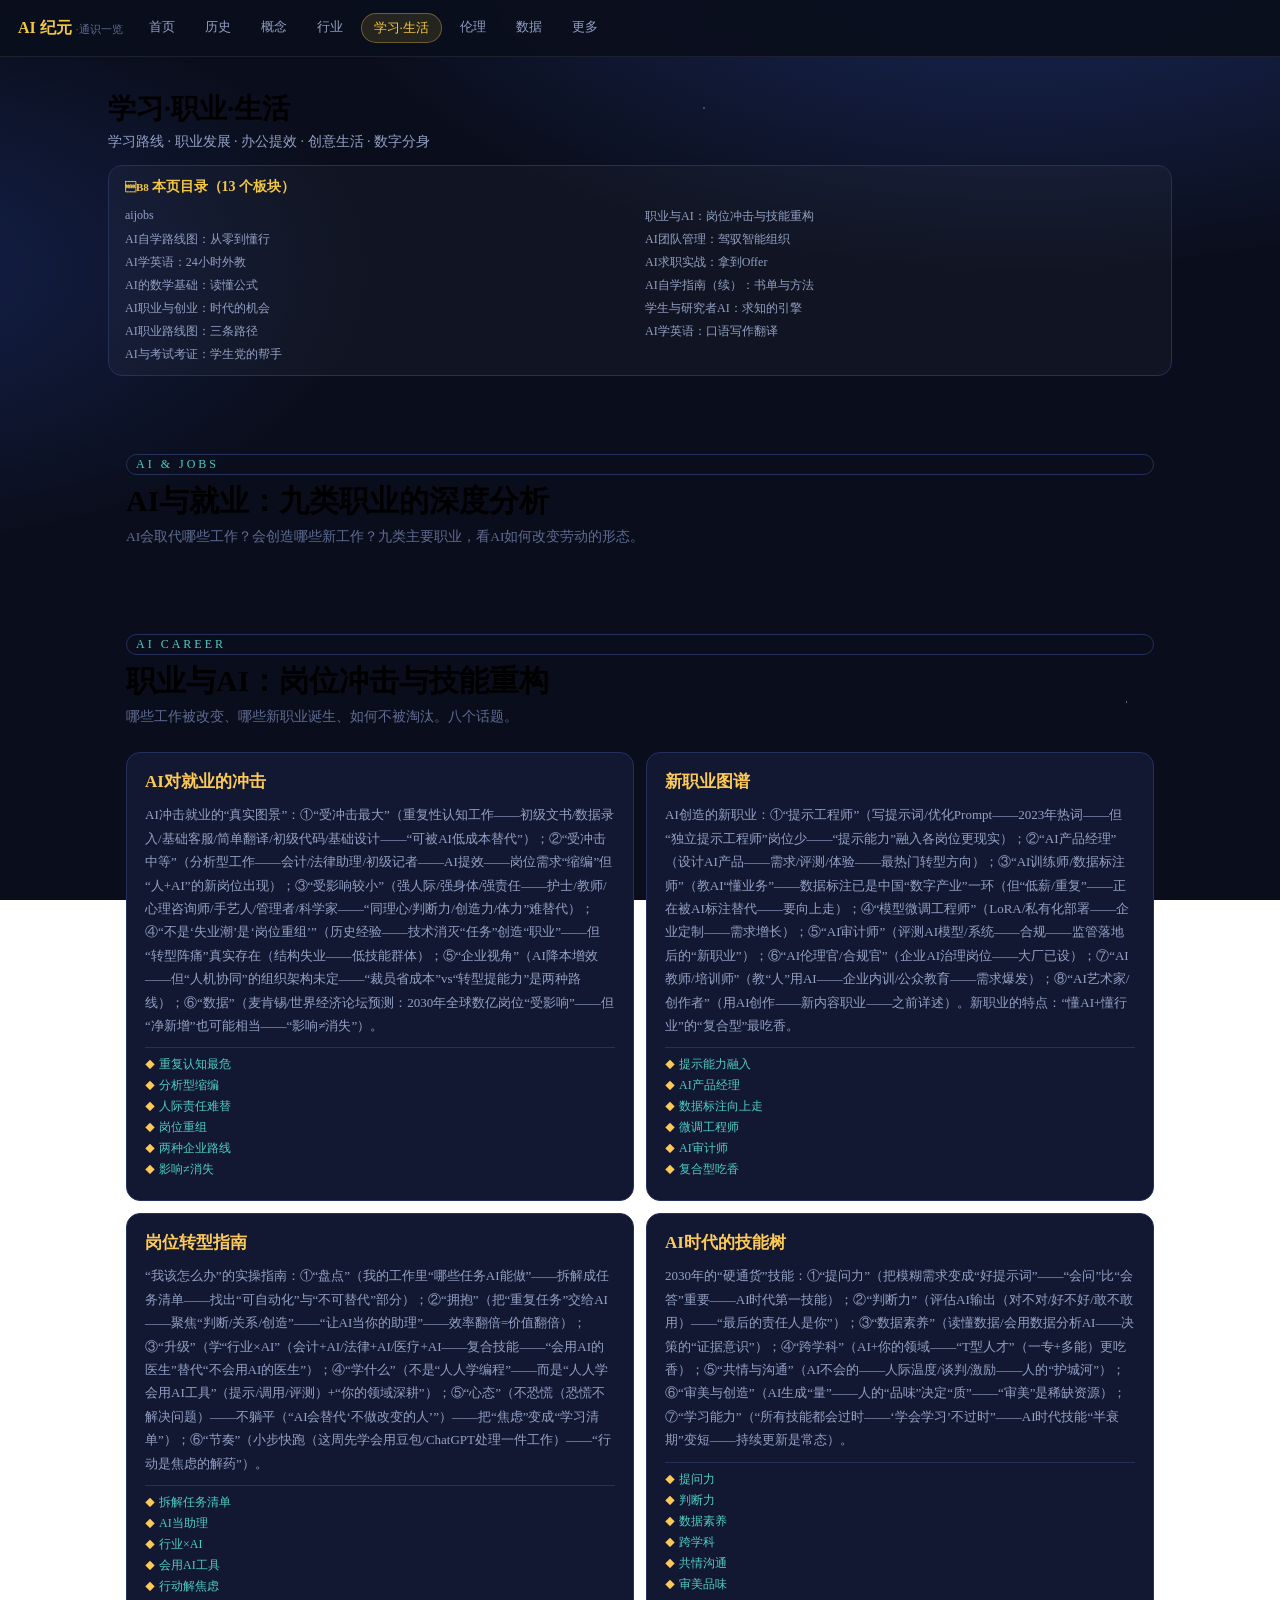
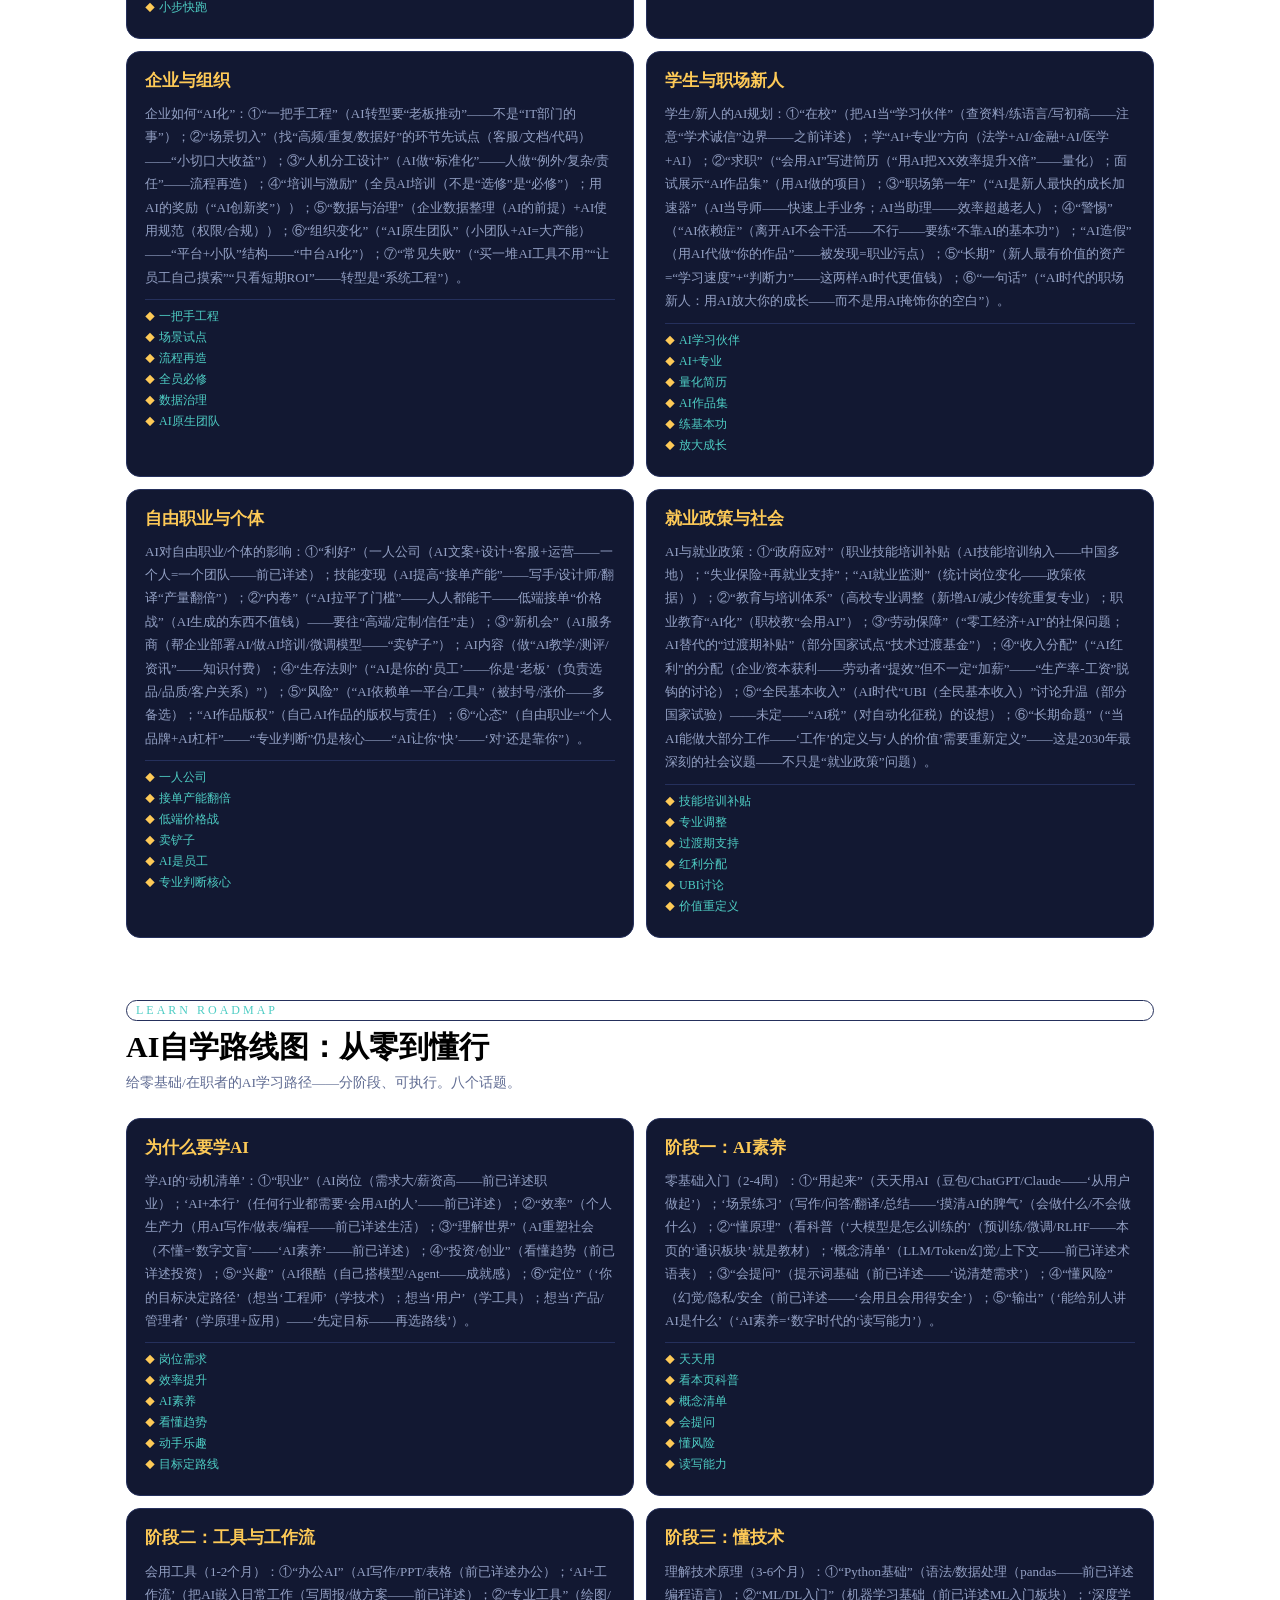
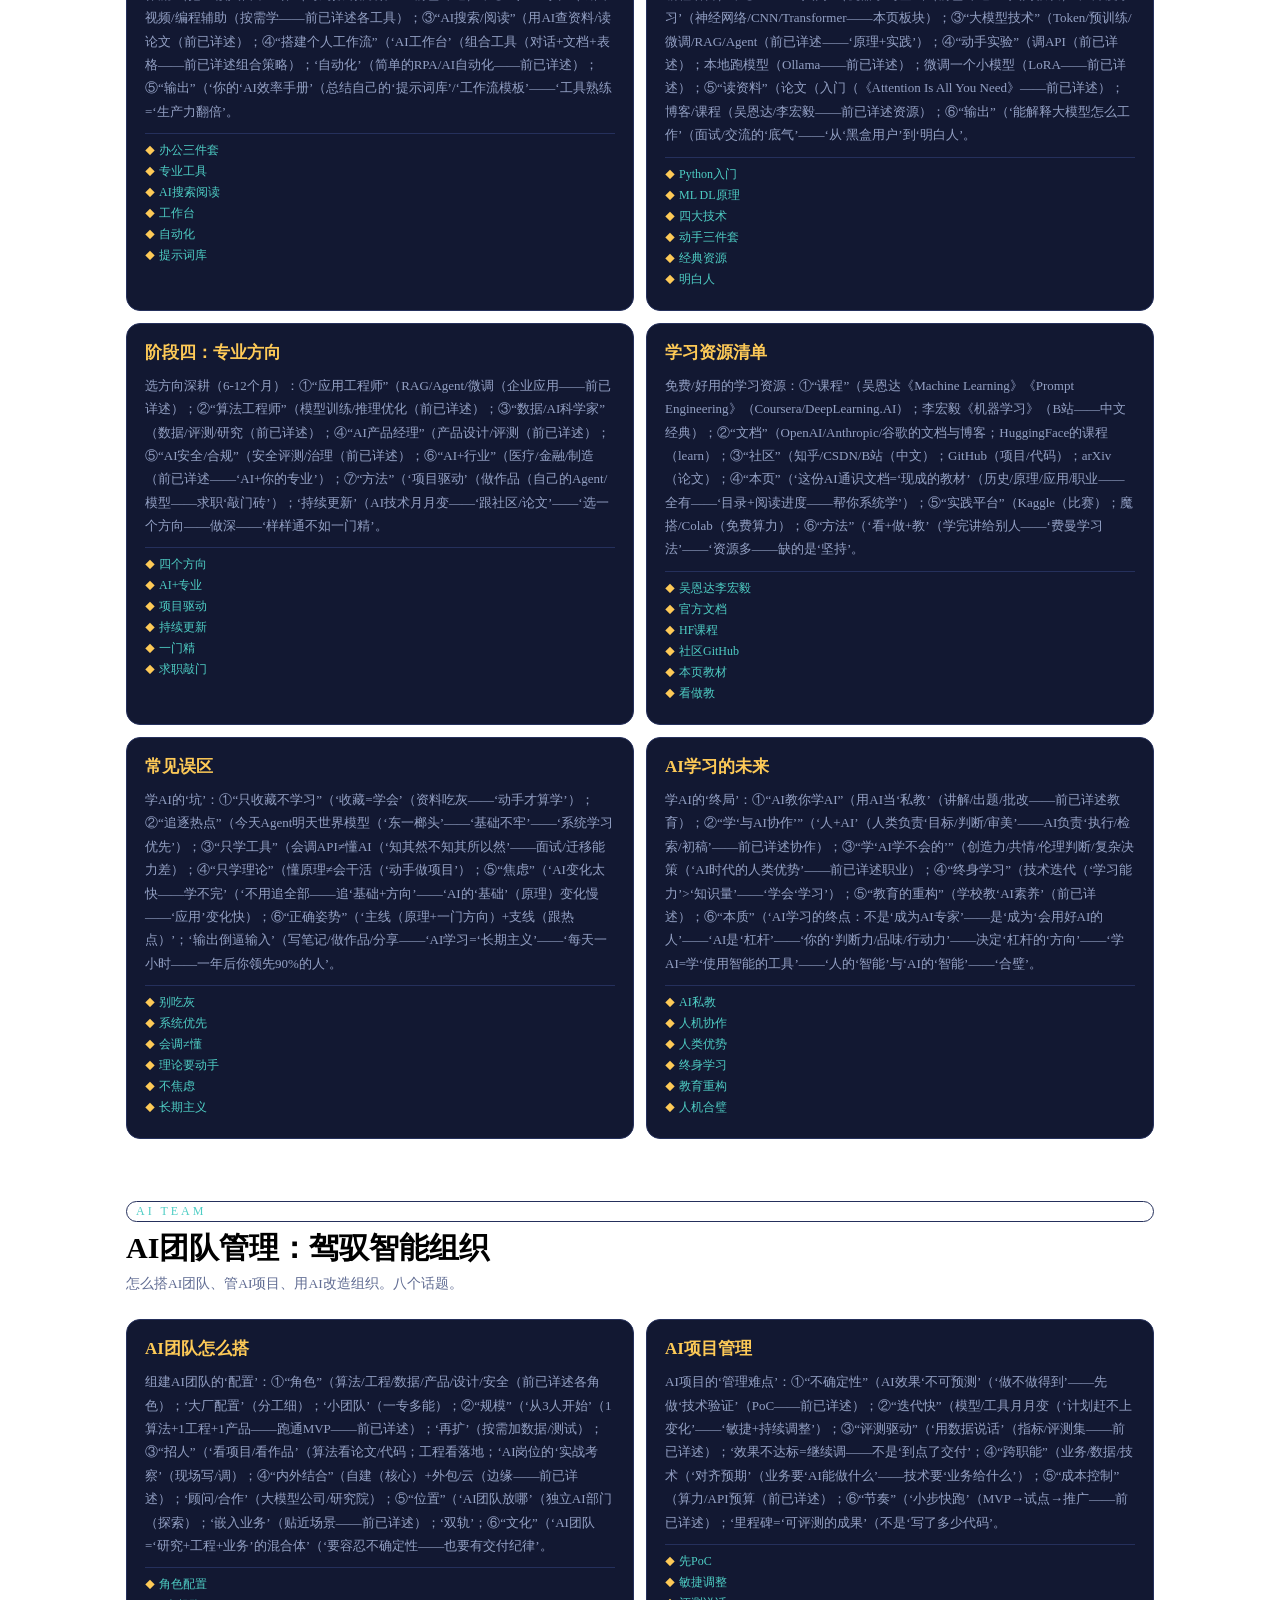
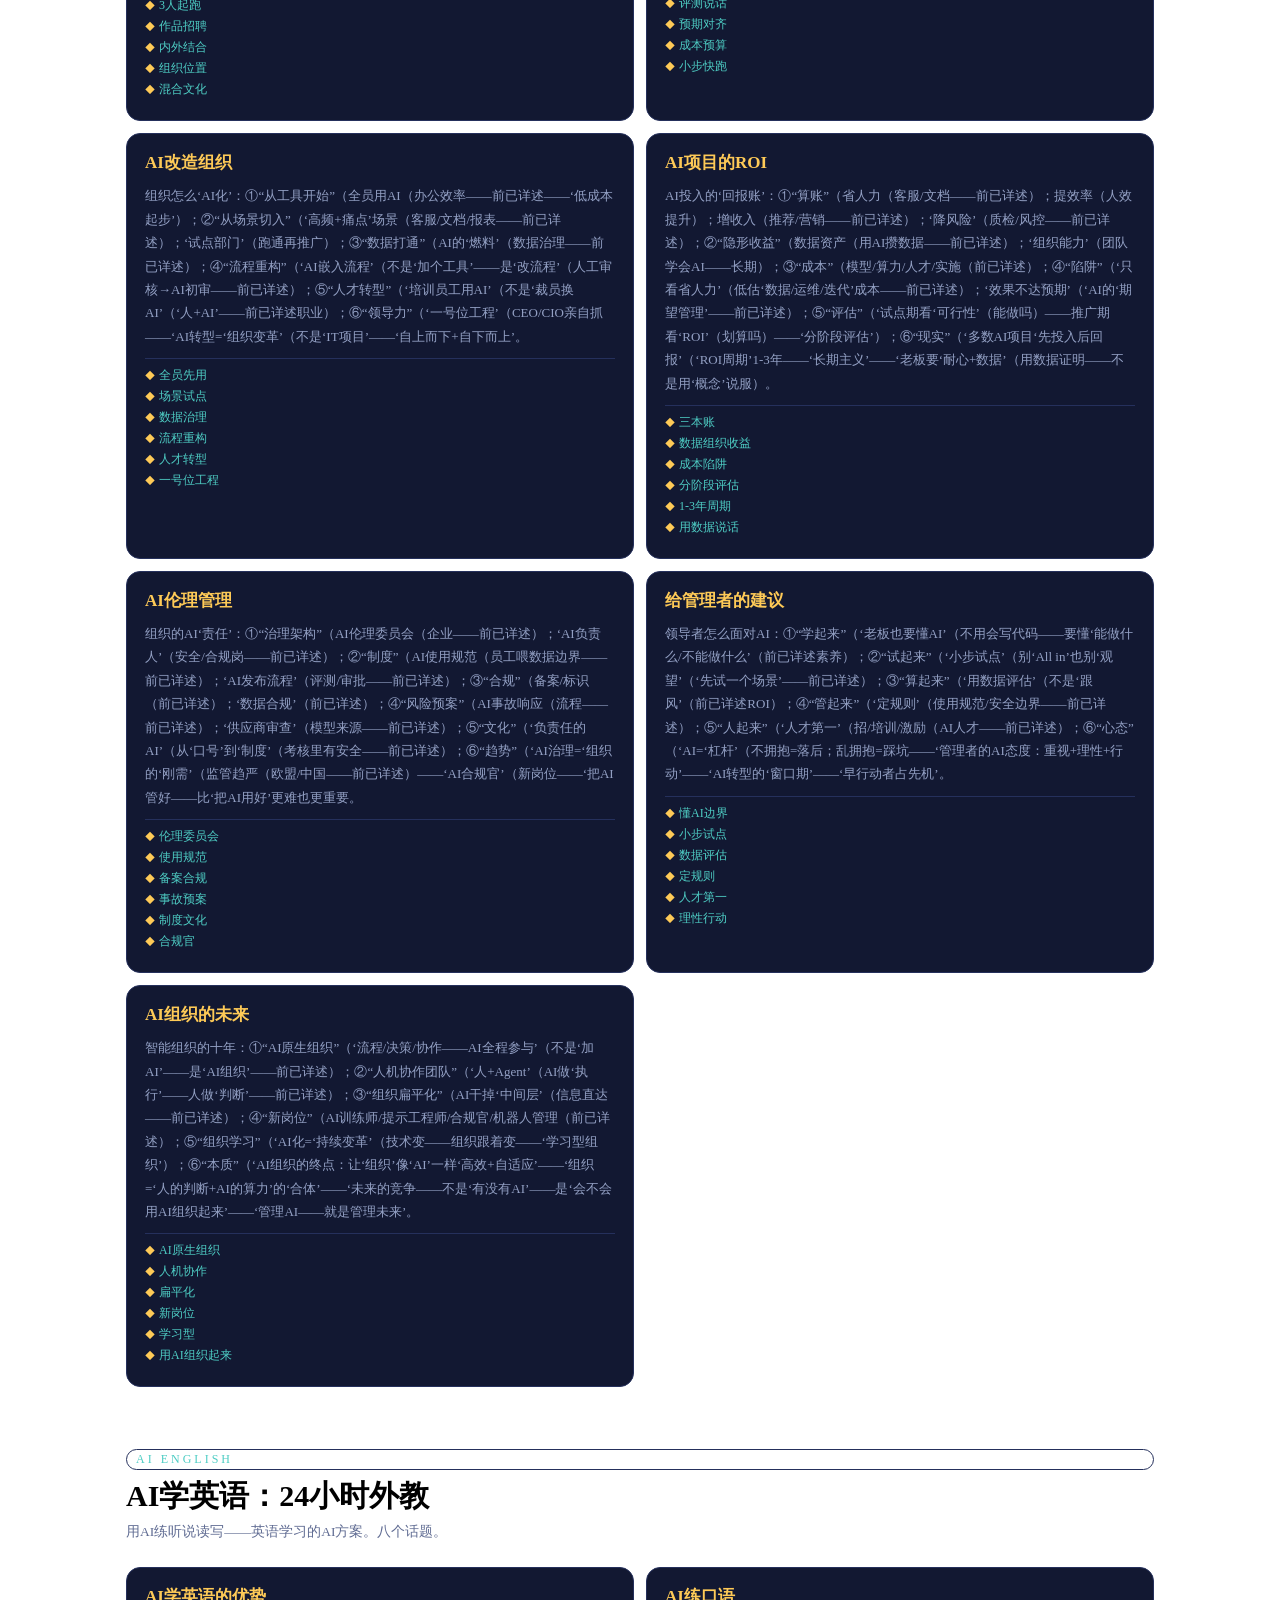
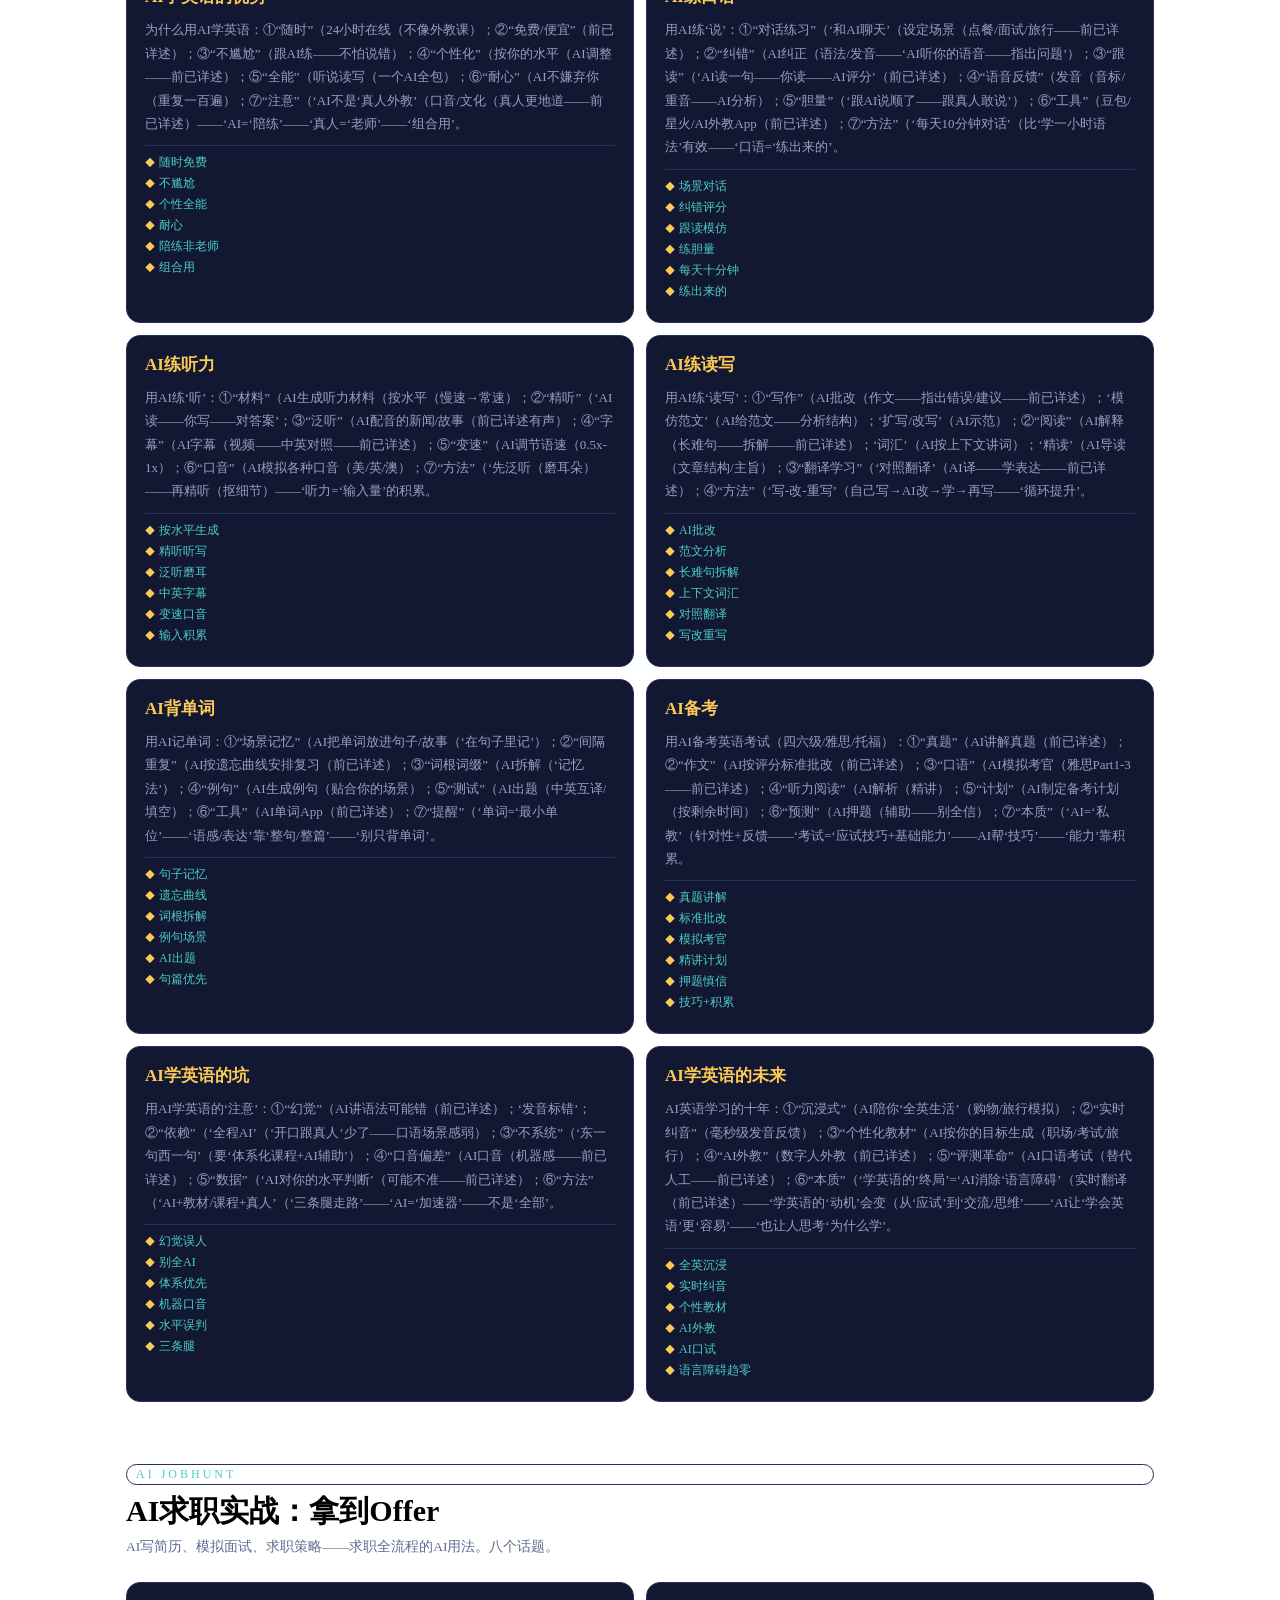
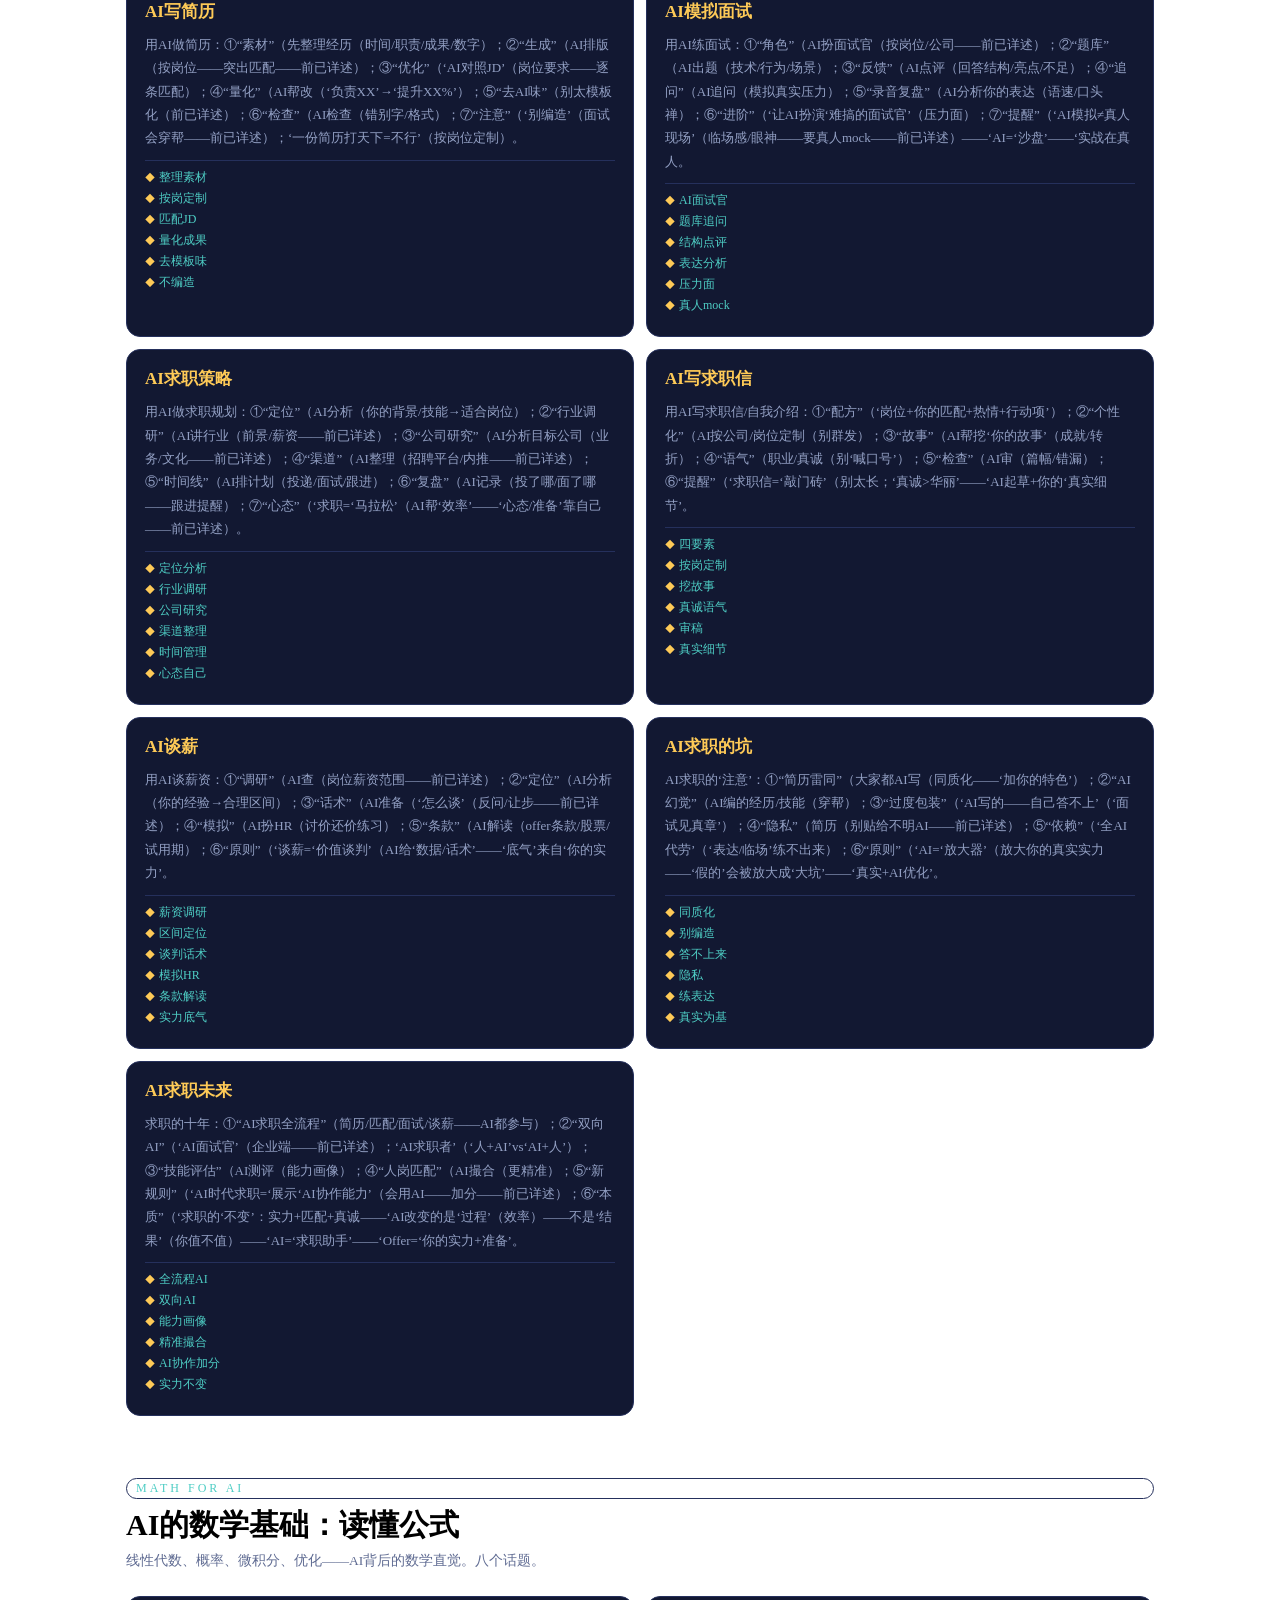
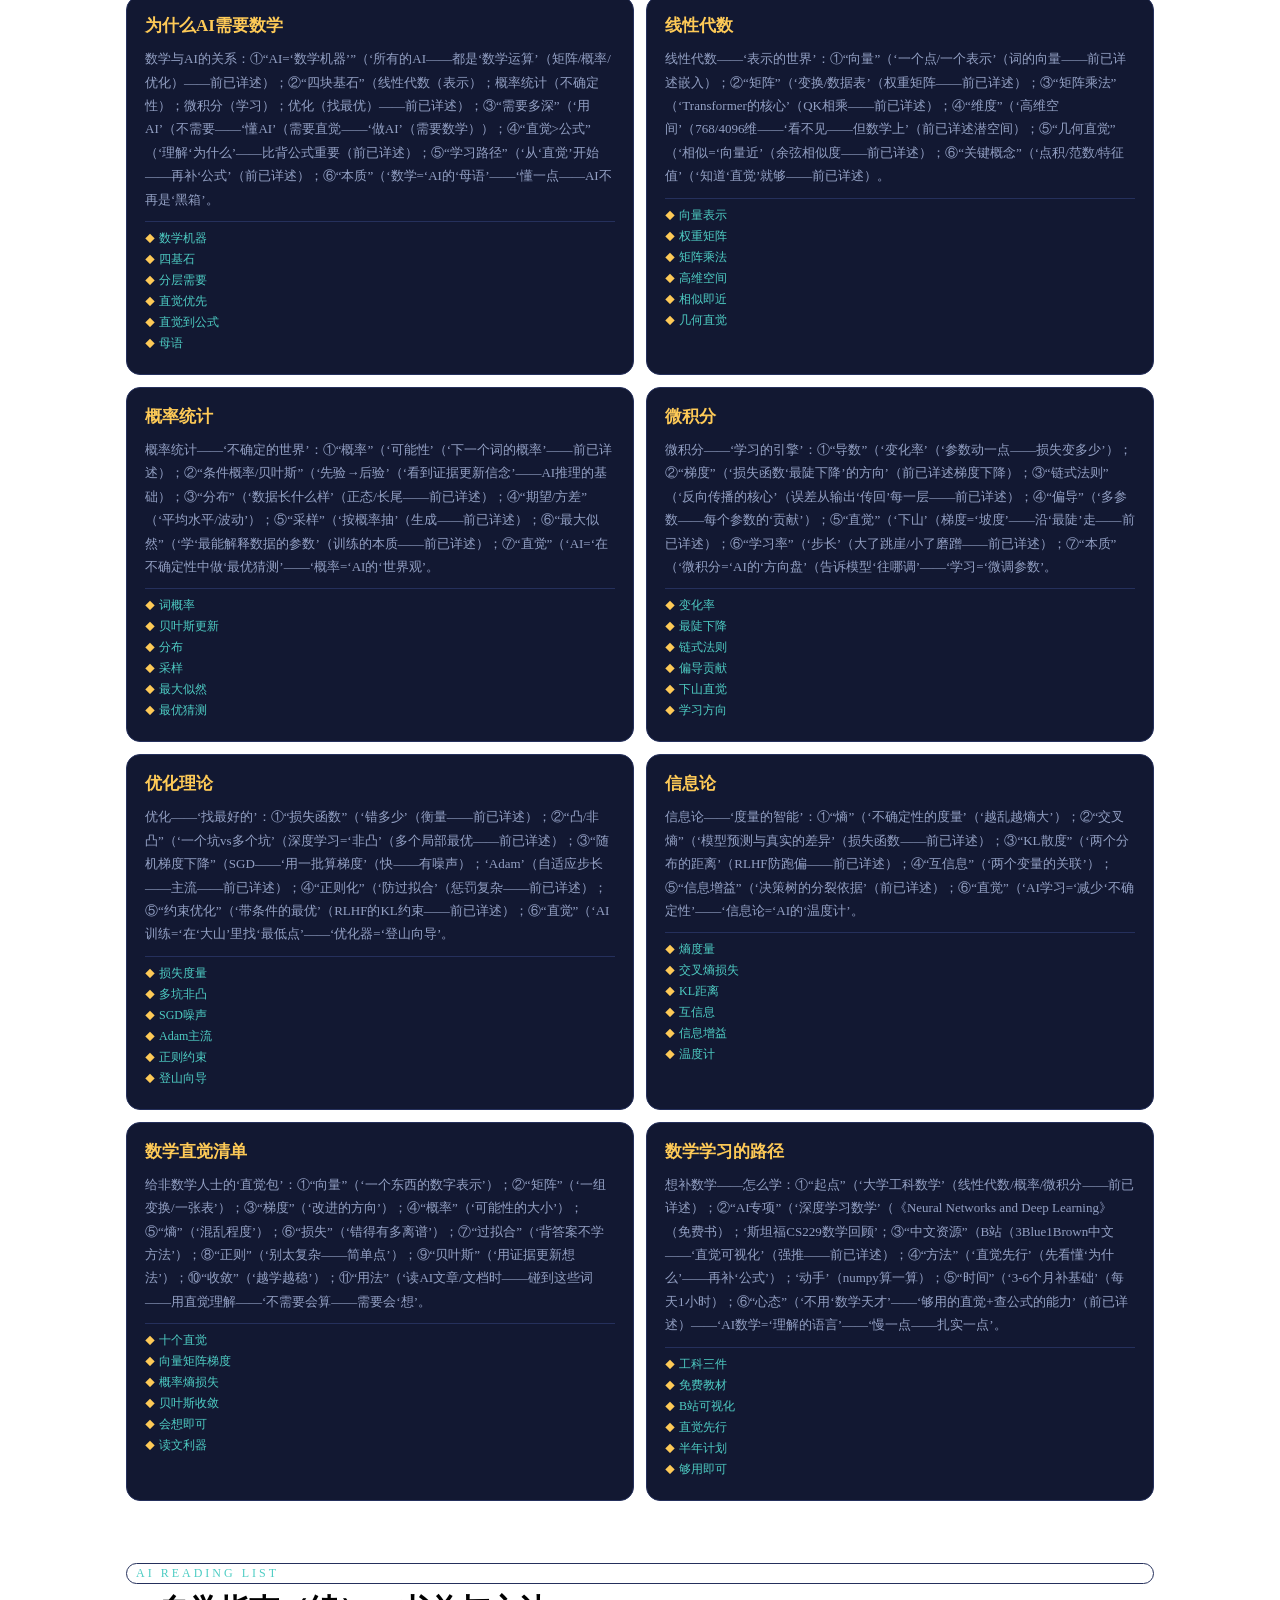
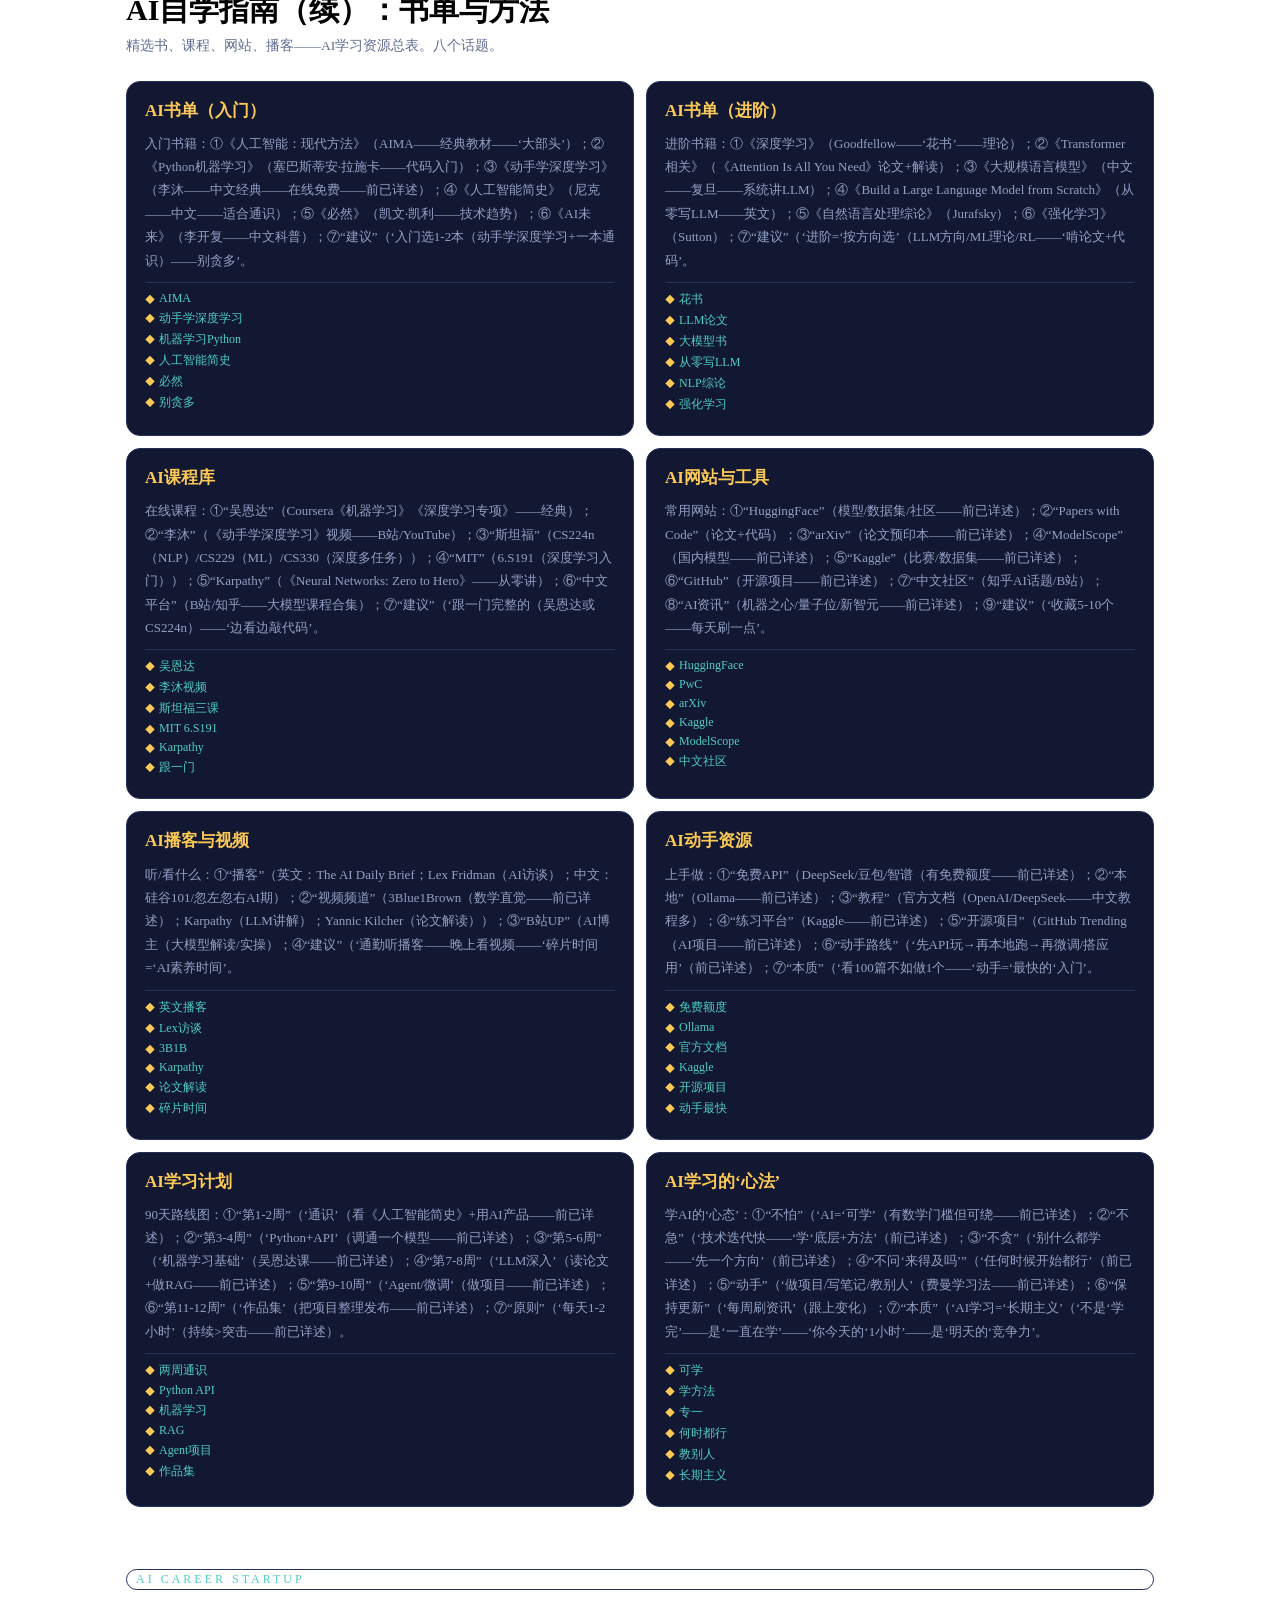
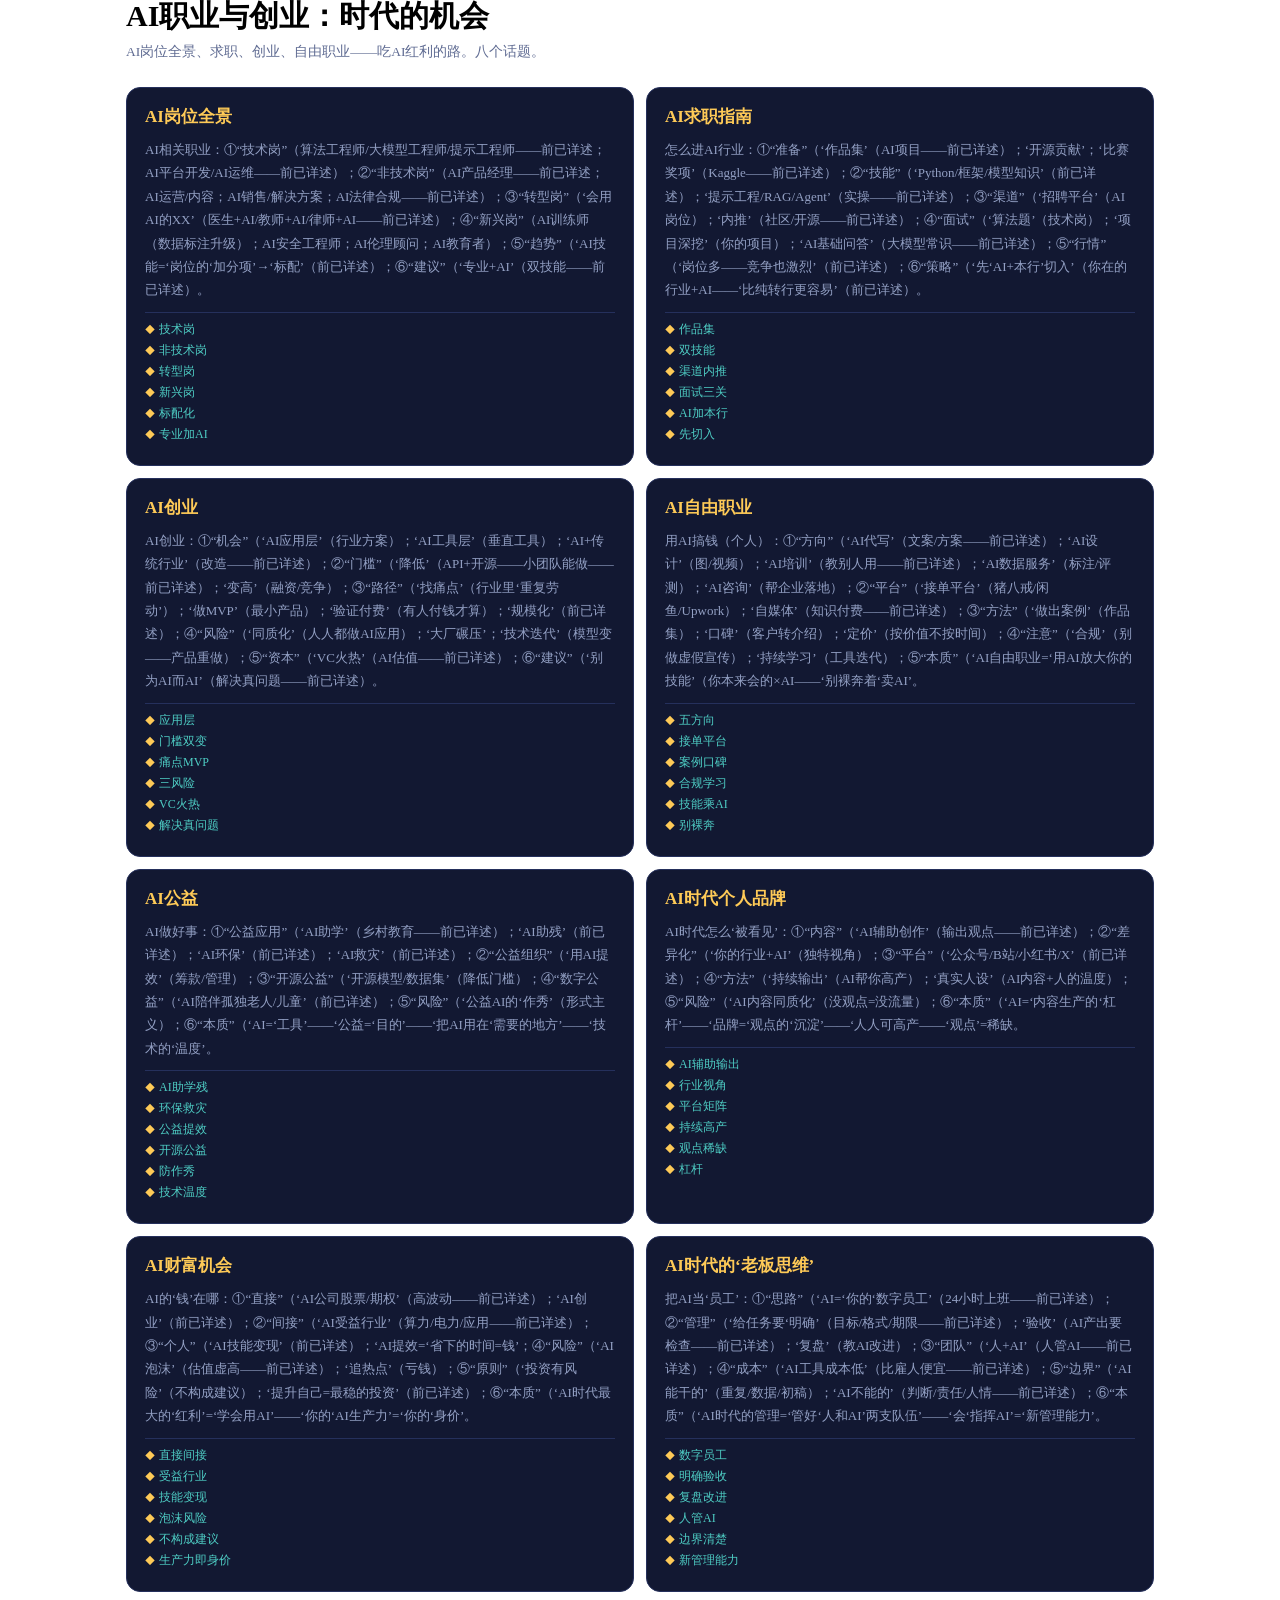
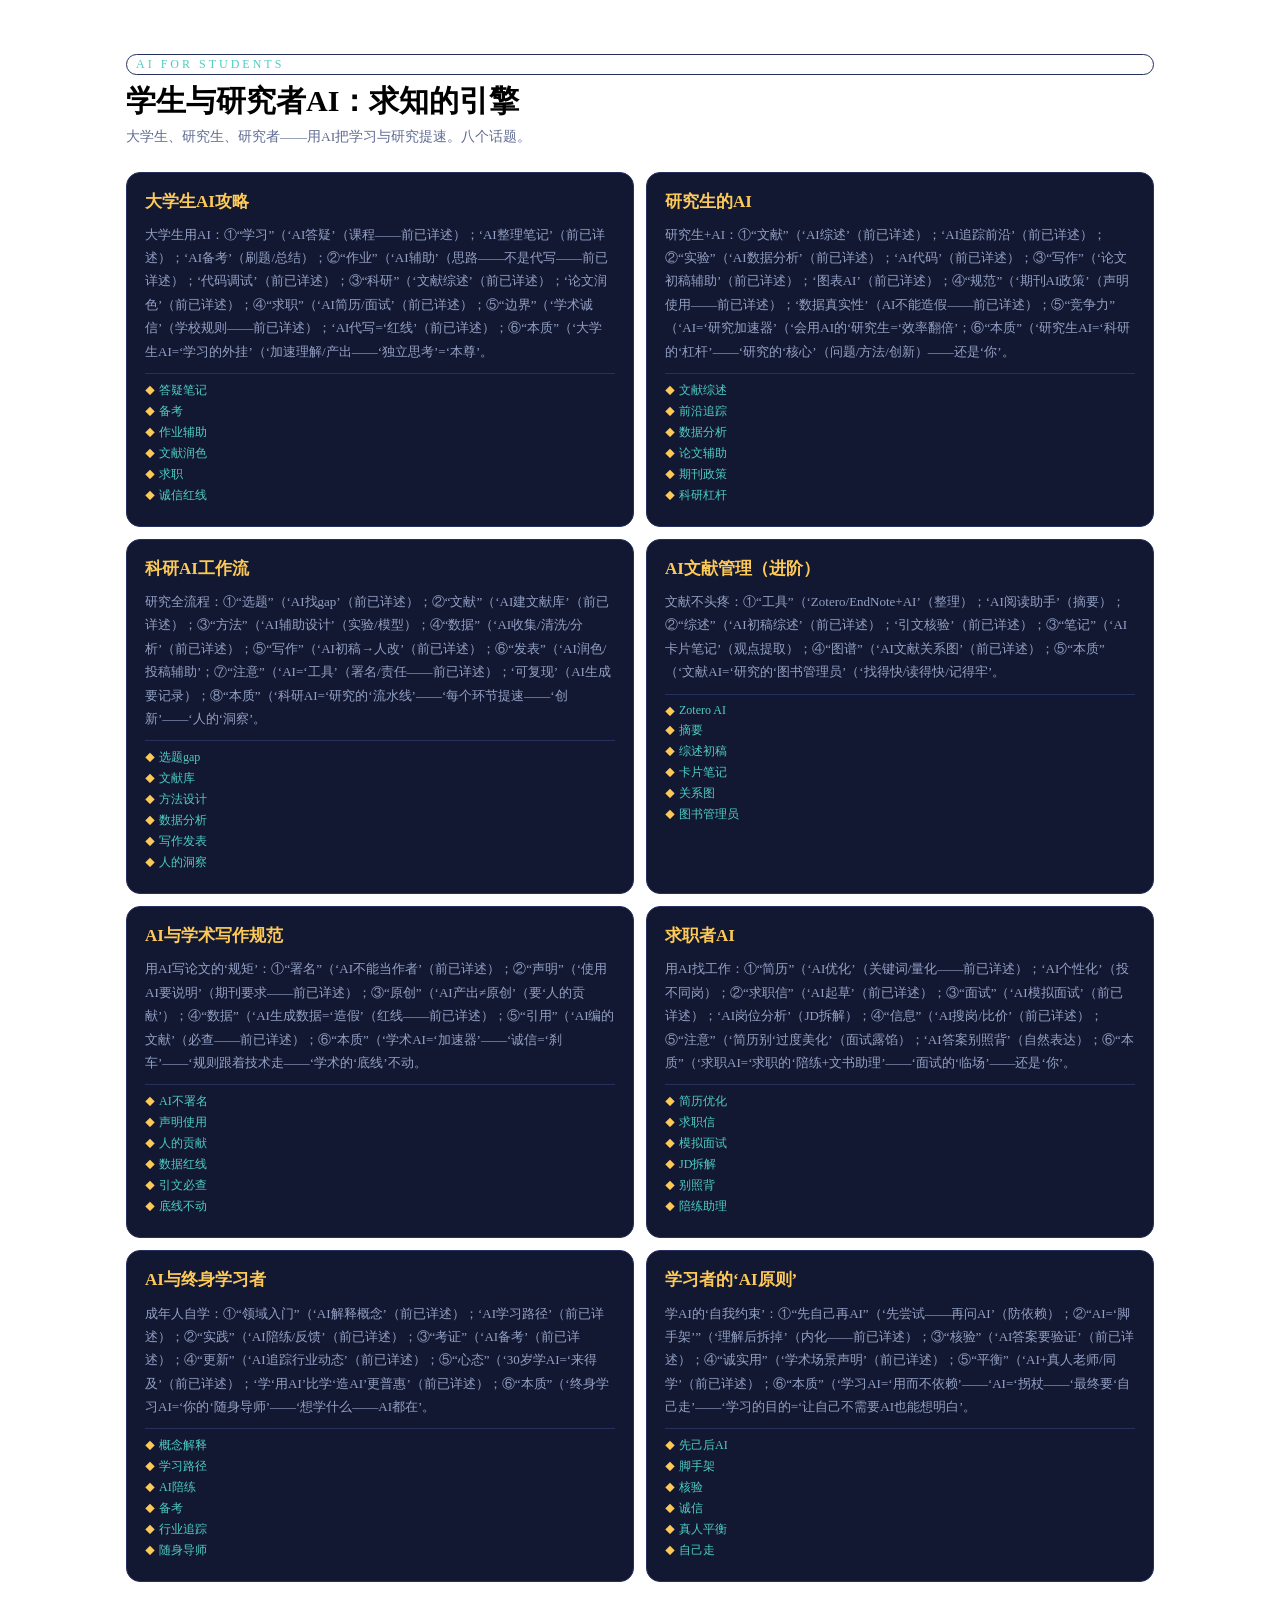
<file: pages/life.html>
<!DOCTYPE html>
<html lang="zh-CN">
<head>
<meta charset="utf-8">
<meta name="viewport" content="width=device-width, initial-scale=1">
<title>学习·职业·生活 · AI 纪元 · 人工智能通识一览</title>
<link rel="stylesheet" href="../assets/style.css">
</head>
<body>

<div class="site-nav">
  <a class="brand" href="../index.html">AI 纪元<span>·通识一览</span></a>
  <nav class="nav-links">
    <a href="../index.html">首页</a>
    <a href="history.html">历史</a>
    <a href="concepts.html">概念</a>
    <a href="industry.html">行业</a>
    <a href="life.html">学习·生活</a>
    <a href="ethics.html">伦理</a>
    <a href="data.html">数据</a>
    <a href="extras.html">更多</a>
  </nav>
  <button id="topBtn" aria-label="回到顶部">↑</button>
</div>

<main class="page-main">
  <header class="page-hero">
    <h1>学习·职业·生活</h1>
    <p>学习路线 · 职业发展 · 办公提效 · 创意生活 · 数字分身</p>
    <div class="page-index">
      <details open><summary>本页目录（13 个板块）</summary><ul><li><a href="#aijobs">aijobs</a></li><li><a href="#ai-career">职业与AI：岗位冲击与技能重构</a></li><li><a href="#learn-roadmap">AI自学路线图：从零到懂行</a></li><li><a href="#manage-ai-team">AI团队管理：驾驭智能组织</a></li><li><a href="#ai-learn-english">AI学英语：24小时外教</a></li><li><a href="#ai-jobhunt">AI求职实战：拿到Offer</a></li><li><a href="#math-for-ai">AI的数学基础：读懂公式</a></li><li><a href="#ai-learning-reading">AI自学指南（续）：书单与方法</a></li><li><a href="#ai-career-startup">AI职业与创业：时代的机会</a></li><li><a href="#ai-for-students">学生与研究者AI：求知的引擎</a></li><li><a href="#ai-career-tracks">AI职业路线图：三条路径</a></li><li><a href="#ai-english-learn">AI学英语：口语写作翻译</a></li><li><a href="#ai-study-exams">AI与考试考证：学生党的帮手</a></li></ul></details>
    </div>
  </header>
<section id="aijobs">
  <div class="wrap">
    <div class="sec-head">
      <div class="tag">AI & JOBS</div>
      <h2>AI与就业：九类职业的深度分析</h2>
      <p>AI会取代哪些工作？会创造哪些新工作？九类主要职业，看AI如何改变劳动的形态。</p>
    </div>
    <div class="aijobs" id="aijobsBox"></div>
  </div>
</section>
<section id="ai-career"><div class="wrap"><div class="sec-head"><div class="tag">AI CAREER</div><h2>职业与AI：岗位冲击与技能重构</h2><p>哪些工作被改变、哪些新职业诞生、如何不被淘汰。八个话题。</p></div><div class="gbwrap" id="ai-careerBox"><div class="gb"><h3>AI对就业的冲击</h3><p>AI冲击就业的“真实图景”：①“受冲击最大”（重复性认知工作——初级文书/数据录入/基础客服/简单翻译/初级代码/基础设计——“可被AI低成本替代”）；②“受冲击中等”（分析型工作——会计/法律助理/初级记者——AI提效——岗位需求“缩编”但“人+AI”的新岗位出现）；③“受影响较小”（强人际/强身体/强责任——护士/教师/心理咨询师/手艺人/管理者/科学家——“同理心/判断力/创造力/体力”难替代）；④“不是‘失业潮’是‘岗位重组’”（历史经验——技术消灭“任务”创造“职业”——但“转型阵痛”真实存在（结构失业——低技能群体）；⑤“企业视角”（AI降本增效——但“人机协同”的组织架构未定——“裁员省成本”vs“转型提能力”是两种路线）；⑥“数据”（麦肯锡/世界经济论坛预测：2030年全球数亿岗位“受影响”——但“净新增”也可能相当——“影响≠消失”）。</p><div class="gb-list"><div>重复认知最危</div><div>分析型缩编</div><div>人际责任难替</div><div>岗位重组</div><div>两种企业路线</div><div>影响≠消失</div></div></div><div class="gb"><h3>新职业图谱</h3><p>AI创造的新职业：①“提示工程师”（写提示词/优化Prompt——2023年热词——但“独立提示工程师”岗位少——“提示能力”融入各岗位更现实）；②“AI产品经理”（设计AI产品——需求/评测/体验——最热门转型方向）；③“AI训练师/数据标注师”（教AI“懂业务”——数据标注已是中国“数字产业”一环（但“低薪/重复”——正在被AI标注替代——要向上走）；④“模型微调工程师”（LoRA/私有化部署——企业定制——需求增长）；⑤“AI审计师”（评测AI模型/系统——合规——监管落地后的“新职业”）；⑥“AI伦理官/合规官”（企业AI治理岗位——大厂已设）；⑦“AI教师/培训师”（教“人”用AI——企业内训/公众教育——需求爆发）；⑧“AI艺术家/创作者”（用AI创作——新内容职业——之前详述）。新职业的特点：“懂AI+懂行业”的“复合型”最吃香。</p><div class="gb-list"><div>提示能力融入</div><div>AI产品经理</div><div>数据标注向上走</div><div>微调工程师</div><div>AI审计师</div><div>复合型吃香</div></div></div><div class="gb"><h3>岗位转型指南</h3><p>“我该怎么办”的实操指南：①“盘点”（我的工作里“哪些任务AI能做”——拆解成任务清单——找出“可自动化”与“不可替代”部分）；②“拥抱”（把“重复任务”交给AI——聚焦“判断/关系/创造”——“让AI当你的助理”——效率翻倍=价值翻倍）；③“升级”（学“行业×AI”（会计+AI/法律+AI/医疗+AI——复合技能——“会用AI的医生”替代“不会用AI的医生”）；④“学什么”（不是“人人学编程”——而是“人人学会用AI工具”（提示/调用/评测）+“你的领域深耕”）；⑤“心态”（不恐慌（恐慌不解决问题）——不躺平（“AI会替代‘不做改变的人’”）——把“焦虑”变成“学习清单”）；⑥“节奏”（小步快跑（这周先学会用豆包/ChatGPT处理一件工作）——“行动是焦虑的解药”）。</p><div class="gb-list"><div>拆解任务清单</div><div>AI当助理</div><div>行业×AI</div><div>会用AI工具</div><div>行动解焦虑</div><div>小步快跑</div></div></div><div class="gb"><h3>AI时代的技能树</h3><p>2030年的“硬通货”技能：①“提问力”（把模糊需求变成“好提示词”——“会问”比“会答”重要——AI时代第一技能）；②“判断力”（评估AI输出（对不对/好不好/敢不敢用）——“最后的责任人是你”）；③“数据素养”（读懂数据/会用数据分析AI——决策的“证据意识”）；④“跨学科”（AI+你的领域——“T型人才”（一专+多能）更吃香）；⑤“共情与沟通”（AI不会的——人际温度/谈判/激励——人的“护城河”）；⑥“审美与创造”（AI生成“量”——人的“品味”决定“质”——“审美”是稀缺资源）；⑦“学习能力”（“所有技能都会过时——‘学会学习’不过时”——AI时代技能“半衰期”变短——持续更新是常态）。</p><div class="gb-list"><div>提问力</div><div>判断力</div><div>数据素养</div><div>跨学科</div><div>共情沟通</div><div>审美品味</div></div></div><div class="gb"><h3>企业与组织</h3><p>企业如何“AI化”：①“一把手工程”（AI转型要“老板推动”——不是“IT部门的事”）；②“场景切入”（找“高频/重复/数据好”的环节先试点（客服/文档/代码）——“小切口大收益”）；③“人机分工设计”（AI做“标准化”——人做“例外/复杂/责任”——流程再造）；④“培训与激励”（全员AI培训（不是“选修”是“必修”）；用AI的奖励（“AI创新奖”））；⑤“数据与治理”（企业数据整理（AI的前提）+AI使用规范（权限/合规））；⑥“组织变化”（“AI原生团队”（小团队+AI=大产能）——“平台+小队”结构——“中台AI化”）；⑦“常见失败”（“买一堆AI工具不用”“让员工自己摸索”“只看短期ROI”——转型是“系统工程”）。</p><div class="gb-list"><div>一把手工程</div><div>场景试点</div><div>流程再造</div><div>全员必修</div><div>数据治理</div><div>AI原生团队</div></div></div><div class="gb"><h3>学生与职场新人</h3><p>学生/新人的AI规划：①“在校”（把AI当“学习伙伴”（查资料/练语言/写初稿——注意“学术诚信”边界——之前详述）；学“AI+专业”方向（法学+AI/金融+AI/医学+AI）；②“求职”（“会用AI”写进简历（“用AI把XX效率提升X倍”——量化）；面试展示“AI作品集”（用AI做的项目）；③“职场第一年”（“AI是新人最快的成长加速器”（AI当导师——快速上手业务；AI当助理——效率超越老人）；④“警惕”（“AI依赖症”（离开AI不会干活——不行——要练“不靠AI的基本功”）；“AI造假”（用AI代做“你的作品”——被发现=职业污点）；⑤“长期”（新人最有价值的资产=“学习速度”+“判断力”——这两样AI时代更值钱）；⑥“一句话”（“AI时代的职场新人：用AI放大你的成长——而不是用AI掩饰你的空白”）。</p><div class="gb-list"><div>AI学习伙伴</div><div>AI+专业</div><div>量化简历</div><div>AI作品集</div><div>练基本功</div><div>放大成长</div></div></div><div class="gb"><h3>自由职业与个体</h3><p>AI对自由职业/个体的影响：①“利好”（一人公司（AI文案+设计+客服+运营——一个人=一个团队——前已详述）；技能变现（AI提高“接单产能”——写手/设计师/翻译“产量翻倍”）；②“内卷”（“AI拉平了门槛”——人人都能干——低端接单“价格战”（AI生成的东西不值钱）——要往“高端/定制/信任”走）；③“新机会”（AI服务商（帮企业部署AI/做AI培训/微调模型——“卖铲子”）；AI内容（做“AI教学/测评/资讯”——知识付费）；④“生存法则”（“AI是你的‘员工’——你是‘老板’（负责选品/品质/客户关系）”）；⑤“风险”（“AI依赖单一平台/工具”（被封号/涨价——多备选）；“AI作品版权”（自己AI作品的版权与责任）；⑥“心态”（自由职业=“个人品牌+AI杠杆”——“专业判断”仍是核心——“AI让你‘快’——‘对’还是靠你”）。</p><div class="gb-list"><div>一人公司</div><div>接单产能翻倍</div><div>低端价格战</div><div>卖铲子</div><div>AI是员工</div><div>专业判断核心</div></div></div><div class="gb"><h3>就业政策与社会</h3><p>AI与就业政策：①“政府应对”（职业技能培训补贴（AI技能培训纳入——中国多地）；“失业保险+再就业支持”；“AI就业监测”（统计岗位变化——政策依据））；②“教育与培训体系”（高校专业调整（新增AI/减少传统重复专业）；职业教育“AI化”（职校教“会用AI”）；③“劳动保障”（“零工经济+AI”的社保问题；AI替代的“过渡期补贴”（部分国家试点“技术过渡基金”）；④“收入分配”（“AI红利”的分配（企业/资本获利——劳动者“提效”但不一定“加薪”——“生产率-工资”脱钩的讨论）；⑤“全民基本收入”（AI时代“UBI（全民基本收入）”讨论升温（部分国家试验）——未定——“AI税”（对自动化征税）的设想）；⑥“长期命题”（“当AI能做大部分工作——‘工作’的定义与‘人的价值’需要重新定义”——这是2030年最深刻的社会议题——不只是“就业政策”问题）。</p><div class="gb-list"><div>技能培训补贴</div><div>专业调整</div><div>过渡期支持</div><div>红利分配</div><div>UBI讨论</div><div>价值重定义</div></div></div></div></div></section>
<section id="learn-roadmap"><div class="wrap"><div class="sec-head"><div class="tag">LEARN ROADMAP</div><h2>AI自学路线图：从零到懂行</h2><p>给零基础/在职者的AI学习路径——分阶段、可执行。八个话题。</p></div><div class="gbwrap" id="learn-roadmapBox"><div class="gb"><h3>为什么要学AI</h3><p>学AI的‘动机清单’：①“职业”（AI岗位（需求大/薪资高——前已详述职业）；‘AI+本行’（任何行业都需要‘会用AI的人’——前已详述）；②“效率”（个人生产力（用AI写作/做表/编程——前已详述生活）；③“理解世界”（AI重塑社会（不懂=‘数字文盲’——‘AI素养’——前已详述）；④“投资/创业”（看懂趋势（前已详述投资）；⑤“兴趣”（AI很酷（自己搭模型/Agent——成就感）；⑥“定位”（‘你的目标决定路径’（想当‘工程师’（学技术）；想当‘用户’（学工具）；想当‘产品/管理者’（学原理+应用）——‘先定目标——再选路线’）。</p><div class="gb-list"><div>岗位需求</div><div>效率提升</div><div>AI素养</div><div>看懂趋势</div><div>动手乐趣</div><div>目标定路线</div></div></div><div class="gb"><h3>阶段一：AI素养</h3><p>零基础入门（2-4周）：①“用起来”（天天用AI（豆包/ChatGPT/Claude——‘从用户做起’）；‘场景练习’（写作/问答/翻译/总结——‘摸清AI的脾气’（会做什么/不会做什么）；②“懂原理”（看科普（‘大模型是怎么训练的’（预训练/微调/RLHF——本页的‘通识板块’就是教材）；‘概念清单’（LLM/Token/幻觉/上下文——前已详述术语表）；③“会提问”（提示词基础（前已详述——‘说清楚需求’）；④“懂风险”（幻觉/隐私/安全（前已详述——‘会用且会用得安全’）；⑤“输出”（‘能给别人讲AI是什么’（‘AI素养=‘数字时代的‘读写能力’）。</p><div class="gb-list"><div>天天用</div><div>看本页科普</div><div>概念清单</div><div>会提问</div><div>懂风险</div><div>读写能力</div></div></div><div class="gb"><h3>阶段二：工具与工作流</h3><p>会用工具（1-2个月）：①“办公AI”（AI写作/PPT/表格（前已详述办公）；‘AI+工作流’（把AI嵌入日常工作（写周报/做方案——前已详述）；②“专业工具”（绘图/视频/编程辅助（按需学——前已详述各工具）；③“AI搜索/阅读”（用AI查资料/读论文（前已详述）；④“搭建个人工作流”（‘AI工作台’（组合工具（对话+文档+表格——前已详述组合策略）；‘自动化’（简单的RPA/AI自动化——前已详述）；⑤“输出”（‘你的‘AI效率手册’（总结自己的‘提示词库’/‘工作流模板’——‘工具熟练=‘生产力翻倍’。</p><div class="gb-list"><div>办公三件套</div><div>专业工具</div><div>AI搜索阅读</div><div>工作台</div><div>自动化</div><div>提示词库</div></div></div><div class="gb"><h3>阶段三：懂技术</h3><p>理解技术原理（3-6个月）：①“Python基础”（语法/数据处理（pandas——前已详述编程语言）；②“ML/DL入门”（机器学习基础（前已详述ML入门板块）；‘深度学习’（神经网络/CNN/Transformer——本页板块）；③“大模型技术”（Token/预训练/微调/RAG/Agent（前已详述——‘原理+实践’）；④“动手实验”（调API（前已详述）；本地跑模型（Ollama——前已详述）；微调一个小模型（LoRA——前已详述）；⑤“读资料”（论文（入门（《Attention Is All You Need》——前已详述）；博客/课程（吴恩达/李宏毅——前已详述资源）；⑥“输出”（‘能解释大模型怎么工作’（面试/交流的‘底气’——‘从‘黑盒用户’到‘明白人’。</p><div class="gb-list"><div>Python入门</div><div>ML DL原理</div><div>四大技术</div><div>动手三件套</div><div>经典资源</div><div>明白人</div></div></div><div class="gb"><h3>阶段四：专业方向</h3><p>选方向深耕（6-12个月）：①“应用工程师”（RAG/Agent/微调（企业应用——前已详述）；②“算法工程师”（模型训练/推理优化（前已详述）；③“数据/AI科学家”（数据/评测/研究（前已详述）；④“AI产品经理”（产品设计/评测（前已详述）；⑤“AI安全/合规”（安全评测/治理（前已详述）；⑥“AI+行业”（医疗/金融/制造（前已详述——‘AI+你的专业’）；⑦“方法”（‘项目驱动’（做作品（自己的Agent/模型——求职‘敲门砖’）；‘持续更新’（AI技术月月变——‘跟社区/论文’——‘选一个方向——做深——‘样样通不如一门精’。</p><div class="gb-list"><div>四个方向</div><div>AI+专业</div><div>项目驱动</div><div>持续更新</div><div>一门精</div><div>求职敲门</div></div></div><div class="gb"><h3>学习资源清单</h3><p>免费/好用的学习资源：①“课程”（吴恩达《Machine Learning》《Prompt Engineering》（Coursera/DeepLearning.AI）；李宏毅《机器学习》（B站——中文经典）；②“文档”（OpenAI/Anthropic/谷歌的文档与博客；HuggingFace的课程（learn）；③“社区”（知乎/CSDN/B站（中文）；GitHub（项目/代码）；arXiv（论文）；④“本页”（‘这份AI通识文档=‘现成的教材’（历史/原理/应用/职业——全有——‘目录+阅读进度——帮你系统学’）；⑤“实践平台”（Kaggle（比赛）；魔搭/Colab（免费算力）；⑥“方法”（‘看+做+教’（学完讲给别人——‘费曼学习法’——‘资源多——缺的是‘坚持’。</p><div class="gb-list"><div>吴恩达李宏毅</div><div>官方文档</div><div>HF课程</div><div>社区GitHub</div><div>本页教材</div><div>看做教</div></div></div><div class="gb"><h3>常见误区</h3><p>学AI的‘坑’：①“只收藏不学习”（‘收藏=学会’（资料吃灰——‘动手才算学’）；②“追逐热点”（今天Agent明天世界模型（‘东一榔头’——‘基础不牢’——‘系统学习优先’）；③“只学工具”（会调API≠懂AI（‘知其然不知其所以然’——面试/迁移能力差）；④“只学理论”（懂原理≠会干活（‘动手做项目’）；⑤“焦虑”（‘AI变化太快——学不完’（‘不用追全部——追‘基础+方向’——‘AI的‘基础’（原理）变化慢——‘应用’变化快）；⑥“正确姿势”（‘主线（原理+一门方向）+支线（跟热点）’；‘输出倒逼输入’（写笔记/做作品/分享——‘AI学习=‘长期主义’——‘每天一小时——一年后你领先90%的人’。</p><div class="gb-list"><div>别吃灰</div><div>系统优先</div><div>会调≠懂</div><div>理论要动手</div><div>不焦虑</div><div>长期主义</div></div></div><div class="gb"><h3>AI学习的未来</h3><p>学AI的‘终局’：①“AI教你学AI”（用AI当‘私教’（讲解/出题/批改——前已详述教育）；②“学‘与AI协作’”（‘人+AI’（人类负责‘目标/判断/审美’——AI负责‘执行/检索/初稿’——前已详述协作）；③“学‘AI学不会的’”（创造力/共情/伦理判断/复杂决策（‘AI时代的人类优势’——前已详述职业）；④“终身学习”（技术迭代（‘学习能力’>‘知识量’——‘学会‘学习’）；⑤“教育的重构”（学校教‘AI素养’（前已详述）；⑥“本质”（‘AI学习的终点：不是‘成为AI专家’——是‘成为‘会用好AI的人’——‘AI是‘杠杆’——‘你的‘判断力/品味/行动力’——决定‘杠杆的‘方向’——‘学AI=学‘使用智能的工具’——‘人的‘智能’与‘AI的‘智能’——‘合璧’。</p><div class="gb-list"><div>AI私教</div><div>人机协作</div><div>人类优势</div><div>终身学习</div><div>教育重构</div><div>人机合璧</div></div></div></div></div></section>
<section id="manage-ai-team"><div class="wrap"><div class="sec-head"><div class="tag">AI TEAM</div><h2>AI团队管理：驾驭智能组织</h2><p>怎么搭AI团队、管AI项目、用AI改造组织。八个话题。</p></div><div class="gbwrap" id="manage-ai-teamBox"><div class="gb"><h3>AI团队怎么搭</h3><p>组建AI团队的‘配置’：①“角色”（算法/工程/数据/产品/设计/安全（前已详述各角色）；‘大厂配置’（分工细）；‘小团队’（一专多能）；②“规模”（‘从3人开始’（1算法+1工程+1产品——跑通MVP——前已详述）；‘再扩’（按需加数据/测试）；③“招人”（‘看项目/看作品’（算法看论文/代码；工程看落地；‘AI岗位的‘实战考察’（现场写/调）；④“内外结合”（自建（核心）+外包/云（边缘——前已详述）；‘顾问/合作’（大模型公司/研究院）；⑤“位置”（‘AI团队放哪’（独立AI部门（探索）；‘嵌入业务’（贴近场景——前已详述）；‘双轨’；⑥“文化”（‘AI团队=‘研究+工程+业务’的混合体’（‘要容忍不确定性——也要有交付纪律’。</p><div class="gb-list"><div>角色配置</div><div>3人起跑</div><div>作品招聘</div><div>内外结合</div><div>组织位置</div><div>混合文化</div></div></div><div class="gb"><h3>AI项目管理</h3><p>AI项目的‘管理难点’：①“不确定性”（AI效果‘不可预测’（‘做不做得到’——先做‘技术验证’（PoC——前已详述）；②“迭代快”（模型/工具月月变（‘计划赶不上变化’——‘敏捷+持续调整’）；③“评测驱动”（‘用数据说话’（指标/评测集——前已详述）；‘效果不达标=继续调——不是‘到点了交付’；④“跨职能”（业务/数据/技术（‘对齐预期’（业务要‘AI能做什么’——技术要‘业务给什么’）；⑤“成本控制”（算力/API预算（前已详述）；⑥“节奏”（‘小步快跑’（MVP→试点→推广——前已详述）；‘里程碑=‘可评测的成果’（不是‘写了多少代码’。</p><div class="gb-list"><div>先PoC</div><div>敏捷调整</div><div>评测说话</div><div>预期对齐</div><div>成本预算</div><div>小步快跑</div></div></div><div class="gb"><h3>AI改造组织</h3><p>组织怎么‘AI化’：①“从工具开始”（全员用AI（办公效率——前已详述——‘低成本起步’）；②“从场景切入”（‘高频+痛点’场景（客服/文档/报表——前已详述）；‘试点部门’（跑通再推广）；③“数据打通”（AI的‘燃料’（数据治理——前已详述）；④“流程重构”（‘AI嵌入流程’（不是‘加个工具’——是‘改流程’（人工审核→AI初审——前已详述）；⑤“人才转型”（‘培训员工用AI’（不是‘裁员换AI’（‘人+AI’——前已详述职业）；⑥“领导力”（‘一号位工程’（CEO/CIO亲自抓——‘AI转型=‘组织变革’（不是‘IT项目’——‘自上而下+自下而上’。</p><div class="gb-list"><div>全员先用</div><div>场景试点</div><div>数据治理</div><div>流程重构</div><div>人才转型</div><div>一号位工程</div></div></div><div class="gb"><h3>AI项目的ROI</h3><p>AI投入的‘回报账’：①“算账”（省人力（客服/文档——前已详述）；提效率（人效提升）；增收入（推荐/营销——前已详述）；‘降风险’（质检/风控——前已详述）；②“隐形收益”（数据资产（用AI攒数据——前已详述）；‘组织能力’（团队学会AI——长期）；③“成本”（模型/算力/人才/实施（前已详述）；④“陷阱”（‘只看省人力’（低估‘数据/运维/迭代’成本——前已详述）；‘效果不达预期’（‘AI的‘期望管理’——前已详述）；⑤“评估”（‘试点期看‘可行性’（能做吗）——推广期看‘ROI’（划算吗）——‘分阶段评估’）；⑥“现实”（‘多数AI项目‘先投入后回报’（‘ROI周期’1-3年——‘长期主义’——‘老板要‘耐心+数据’（用数据证明——不是用‘概念’说服）。</p><div class="gb-list"><div>三本账</div><div>数据组织收益</div><div>成本陷阱</div><div>分阶段评估</div><div>1-3年周期</div><div>用数据说话</div></div></div><div class="gb"><h3>AI伦理管理</h3><p>组织的AI‘责任’：①“治理架构”（AI伦理委员会（企业——前已详述）；‘AI负责人’（安全/合规岗——前已详述）；②“制度”（AI使用规范（员工喂数据边界——前已详述）；‘AI发布流程’（评测/审批——前已详述）；③“合规”（备案/标识（前已详述）；‘数据合规’（前已详述）；④“风险预案”（AI事故响应（流程——前已详述）；‘供应商审查’（模型来源——前已详述）；⑤“文化”（‘负责任的AI’（从‘口号’到‘制度’（考核里有安全——前已详述）；⑥“趋势”（‘AI治理=‘组织的‘刚需’（监管趋严（欧盟/中国——前已详述）——‘AI合规官’（新岗位——‘把AI管好——比‘把AI用好’更难也更重要。</p><div class="gb-list"><div>伦理委员会</div><div>使用规范</div><div>备案合规</div><div>事故预案</div><div>制度文化</div><div>合规官</div></div></div><div class="gb"><h3>给管理者的建议</h3><p>领导者怎么面对AI：①“学起来”（‘老板也要懂AI’（不用会写代码——要懂‘能做什么/不能做什么’（前已详述素养）；②“试起来”（‘小步试点’（别‘All in’也别‘观望’（‘先试一个场景’——前已详述）；③“算起来”（‘用数据评估’（不是‘跟风’（前已详述ROI）；④“管起来”（‘定规则’（使用规范/安全边界——前已详述）；⑤“人起来”（‘人才第一’（招/培训/激励（AI人才——前已详述）；⑥“心态”（‘AI=‘杠杆’（不拥抱=落后；乱拥抱=踩坑——‘管理者的AI态度：重视+理性+行动’——‘AI转型的‘窗口期’——‘早行动者占先机’。</p><div class="gb-list"><div>懂AI边界</div><div>小步试点</div><div>数据评估</div><div>定规则</div><div>人才第一</div><div>理性行动</div></div></div><div class="gb"><h3>AI组织的未来</h3><p>智能组织的十年：①“AI原生组织”（‘流程/决策/协作——AI全程参与’（不是‘加AI’——是‘AI组织’——前已详述）；②“人机协作团队”（‘人+Agent’（AI做‘执行’——人做‘判断’——前已详述）；③“组织扁平化”（AI干掉‘中间层’（信息直达——前已详述）；④“新岗位”（AI训练师/提示工程师/合规官/机器人管理（前已详述）；⑤“组织学习”（‘AI化=‘持续变革’（技术变——组织跟着变——‘学习型组织’）；⑥“本质”（‘AI组织的终点：让‘组织’像‘AI’一样‘高效+自适应’——‘组织=‘人的判断+AI的算力’的‘合体’——‘未来的竞争——不是‘有没有AI’——是‘会不会用AI组织起来’——‘管理AI——就是管理未来’。</p><div class="gb-list"><div>AI原生组织</div><div>人机协作</div><div>扁平化</div><div>新岗位</div><div>学习型</div><div>用AI组织起来</div></div></div></div></div></section>
<section id="ai-learn-english"><div class="wrap"><div class="sec-head"><div class="tag">AI ENGLISH</div><h2>AI学英语：24小时外教</h2><p>用AI练听说读写——英语学习的AI方案。八个话题。</p></div><div class="gbwrap" id="ai-learn-englishBox"><div class="gb"><h3>AI学英语的优势</h3><p>为什么用AI学英语：①“随时”（24小时在线（不像外教课）；②“免费/便宜”（前已详述）；③“不尴尬”（跟AI练——不怕说错）；④“个性化”（按你的水平（AI调整——前已详述）；⑤“全能”（听说读写（一个AI全包）；⑥“耐心”（AI不嫌弃你（重复一百遍）；⑦“注意”（‘AI不是‘真人外教’（口音/文化（真人更地道——前已详述）——‘AI=‘陪练’——‘真人=‘老师’——‘组合用’。</p><div class="gb-list"><div>随时免费</div><div>不尴尬</div><div>个性全能</div><div>耐心</div><div>陪练非老师</div><div>组合用</div></div></div><div class="gb"><h3>AI练口语</h3><p>用AI练‘说’：①“对话练习”（‘和AI聊天’（设定场景（点餐/面试/旅行——前已详述）；②“纠错”（AI纠正（语法/发音——‘AI听你的语音——指出问题’）；③“跟读”（‘AI读一句——你读——AI评分’（前已详述）；④“语音反馈”（发音（音标/重音——AI分析）；⑤“胆量”（‘跟AI说顺了——跟真人敢说’）；⑥“工具”（豆包/星火/AI外教App（前已详述）；⑦“方法”（‘每天10分钟对话’（比‘学一小时语法’有效——‘口语=‘练出来的’。</p><div class="gb-list"><div>场景对话</div><div>纠错评分</div><div>跟读模仿</div><div>练胆量</div><div>每天十分钟</div><div>练出来的</div></div></div><div class="gb"><h3>AI练听力</h3><p>用AI练‘听’：①“材料”（AI生成听力材料（按水平（慢速→常速）；②“精听”（‘AI读——你写——对答案’；③“泛听”（AI配音的新闻/故事（前已详述有声）；④“字幕”（AI字幕（视频——中英对照——前已详述）；⑤“变速”（AI调节语速（0.5x-1x）；⑥“口音”（AI模拟各种口音（美/英/澳）；⑦“方法”（‘先泛听（磨耳朵）——再精听（抠细节）——‘听力=‘输入量’的积累。</p><div class="gb-list"><div>按水平生成</div><div>精听听写</div><div>泛听磨耳</div><div>中英字幕</div><div>变速口音</div><div>输入积累</div></div></div><div class="gb"><h3>AI练读写</h3><p>用AI练‘读写’：①“写作”（AI批改（作文——指出错误/建议——前已详述）；‘模仿范文’（AI给范文——分析结构）；‘扩写/改写’（AI示范）；②“阅读”（AI解释（长难句——拆解——前已详述）；‘词汇’（AI按上下文讲词）；‘精读’（AI导读（文章结构/主旨）；③“翻译学习”（‘对照翻译’（AI译——学表达——前已详述）；④“方法”（‘写-改-重写’（自己写→AI改→学→再写——‘循环提升’。</p><div class="gb-list"><div>AI批改</div><div>范文分析</div><div>长难句拆解</div><div>上下文词汇</div><div>对照翻译</div><div>写改重写</div></div></div><div class="gb"><h3>AI背单词</h3><p>用AI记单词：①“场景记忆”（AI把单词放进句子/故事（‘在句子里记’）；②“间隔重复”（AI按遗忘曲线安排复习（前已详述）；③“词根词缀”（AI拆解（‘记忆法’）；④“例句”（AI生成例句（贴合你的场景）；⑤“测试”（AI出题（中英互译/填空）；⑥“工具”（AI单词App（前已详述）；⑦“提醒”（‘单词=‘最小单位’——‘语感/表达’靠‘整句/整篇’——‘别只背单词’。</p><div class="gb-list"><div>句子记忆</div><div>遗忘曲线</div><div>词根拆解</div><div>例句场景</div><div>AI出题</div><div>句篇优先</div></div></div><div class="gb"><h3>AI备考</h3><p>用AI备考英语考试（四六级/雅思/托福）：①“真题”（AI讲解真题（前已详述）；②“作文”（AI按评分标准批改（前已详述）；③“口语”（AI模拟考官（雅思Part1-3——前已详述）；④“听力阅读”（AI解析（精讲）；⑤“计划”（AI制定备考计划（按剩余时间）；⑥“预测”（AI押题（辅助——别全信）；⑦“本质”（‘AI=‘私教’（针对性+反馈——‘考试=‘应试技巧+基础能力’——AI帮‘技巧’——‘能力’靠积累。</p><div class="gb-list"><div>真题讲解</div><div>标准批改</div><div>模拟考官</div><div>精讲计划</div><div>押题慎信</div><div>技巧+积累</div></div></div><div class="gb"><h3>AI学英语的坑</h3><p>用AI学英语的‘注意’：①“幻觉”（AI讲语法可能错（前已详述）；‘发音标错’；②“依赖”（‘全程AI’（‘开口跟真人’少了——口语场景感弱）；③“不系统”（‘东一句西一句’（要‘体系化课程+AI辅助’）；④“口音偏差”（AI口音（机器感——前已详述）；⑤“数据”（‘AI对你的水平判断’（可能不准——前已详述）；⑥“方法”（‘AI+教材/课程+真人’（‘三条腿走路’——‘AI=‘加速器’——不是‘全部’。</p><div class="gb-list"><div>幻觉误人</div><div>别全AI</div><div>体系优先</div><div>机器口音</div><div>水平误判</div><div>三条腿</div></div></div><div class="gb"><h3>AI学英语的未来</h3><p>AI英语学习的十年：①“沉浸式”（AI陪你‘全英生活’（购物/旅行模拟）；②“实时纠音”（毫秒级发音反馈）；③“个性化教材”（AI按你的目标生成（职场/考试/旅行）；④“AI外教”（数字人外教（前已详述）；⑤“评测革命”（AI口语考试（替代人工——前已详述）；⑥“本质”（‘学英语的‘终局’=‘AI消除‘语言障碍’（实时翻译（前已详述）——‘学英语的‘动机’会变（从‘应试’到‘交流/思维’——‘AI让‘学会英语’更‘容易’——‘也让人思考‘为什么学’。</p><div class="gb-list"><div>全英沉浸</div><div>实时纠音</div><div>个性教材</div><div>AI外教</div><div>AI口试</div><div>语言障碍趋零</div></div></div></div></div></section>
<section id="ai-jobhunt"><div class="wrap"><div class="sec-head"><div class="tag">AI JOBHUNT</div><h2>AI求职实战：拿到Offer</h2><p>AI写简历、模拟面试、求职策略——求职全流程的AI用法。八个话题。</p></div><div class="gbwrap" id="ai-jobhuntBox"><div class="gb"><h3>AI写简历</h3><p>用AI做简历：①“素材”（先整理经历（时间/职责/成果/数字）；②“生成”（AI排版（按岗位——突出匹配——前已详述）；③“优化”（‘AI对照JD’（岗位要求——逐条匹配）；④“量化”（AI帮改（‘负责XX’→‘提升XX%’）；⑤“去AI味”（别太模板化（前已详述）；⑥“检查”（AI检查（错别字/格式）；⑦“注意”（‘别编造’（面试会穿帮——前已详述）；‘一份简历打天下=不行’（按岗位定制）。</p><div class="gb-list"><div>整理素材</div><div>按岗定制</div><div>匹配JD</div><div>量化成果</div><div>去模板味</div><div>不编造</div></div></div><div class="gb"><h3>AI模拟面试</h3><p>用AI练面试：①“角色”（AI扮面试官（按岗位/公司——前已详述）；②“题库”（AI出题（技术/行为/场景）；③“反馈”（AI点评（回答结构/亮点/不足）；④“追问”（AI追问（模拟真实压力）；⑤“录音复盘”（AI分析你的表达（语速/口头禅）；⑥“进阶”（‘让AI扮演‘难搞的面试官’（压力面）；⑦“提醒”（‘AI模拟≠真人现场’（临场感/眼神——要真人mock——前已详述）——‘AI=‘沙盘’——‘实战在真人。</p><div class="gb-list"><div>AI面试官</div><div>题库追问</div><div>结构点评</div><div>表达分析</div><div>压力面</div><div>真人mock</div></div></div><div class="gb"><h3>AI求职策略</h3><p>用AI做求职规划：①“定位”（AI分析（你的背景/技能→适合岗位）；②“行业调研”（AI讲行业（前景/薪资——前已详述）；③“公司研究”（AI分析目标公司（业务/文化——前已详述）；④“渠道”（AI整理（招聘平台/内推——前已详述）；⑤“时间线”（AI排计划（投递/面试/跟进）；⑥“复盘”（AI记录（投了哪/面了哪——跟进提醒）；⑦“心态”（‘求职=‘马拉松’（AI帮‘效率’——‘心态/准备’靠自己——前已详述）。</p><div class="gb-list"><div>定位分析</div><div>行业调研</div><div>公司研究</div><div>渠道整理</div><div>时间管理</div><div>心态自己</div></div></div><div class="gb"><h3>AI写求职信</h3><p>用AI写求职信/自我介绍：①“配方”（‘岗位+你的匹配+热情+行动项’）；②“个性化”（AI按公司/岗位定制（别群发）；③“故事”（AI帮挖‘你的故事’（成就/转折）；④“语气”（职业/真诚（别‘喊口号’）；⑤“检查”（AI审（篇幅/错漏）；⑥“提醒”（‘求职信=‘敲门砖’（别太长；‘真诚>华丽’——‘AI起草+你的‘真实细节’。</p><div class="gb-list"><div>四要素</div><div>按岗定制</div><div>挖故事</div><div>真诚语气</div><div>审稿</div><div>真实细节</div></div></div><div class="gb"><h3>AI谈薪</h3><p>用AI谈薪资：①“调研”（AI查（岗位薪资范围——前已详述）；②“定位”（AI分析（你的经验→合理区间）；③“话术”（AI准备（‘怎么谈’（反问/让步——前已详述）；④“模拟”（AI扮HR（讨价还价练习）；⑤“条款”（AI解读（offer条款/股票/试用期）；⑥“原则”（‘谈薪=‘价值谈判’（AI给‘数据/话术’——‘底气’来自‘你的实力’。</p><div class="gb-list"><div>薪资调研</div><div>区间定位</div><div>谈判话术</div><div>模拟HR</div><div>条款解读</div><div>实力底气</div></div></div><div class="gb"><h3>AI求职的坑</h3><p>AI求职的‘注意’：①“简历雷同”（大家都AI写（同质化——‘加你的特色’）；②“AI幻觉”（AI编的经历/技能（穿帮）；③“过度包装”（‘AI写的——自己答不上’（‘面试见真章’）；④“隐私”（简历（别贴给不明AI——前已详述）；⑤“依赖”（‘全AI代劳’（‘表达/临场’练不出来）；⑥“原则”（‘AI=‘放大器’（放大你的真实实力——‘假的’会被放大成‘大坑’——‘真实+AI优化’。</p><div class="gb-list"><div>同质化</div><div>别编造</div><div>答不上来</div><div>隐私</div><div>练表达</div><div>真实为基</div></div></div><div class="gb"><h3>AI求职未来</h3><p>求职的十年：①“AI求职全流程”（简历/匹配/面试/谈薪——AI都参与）；②“双向AI”（‘AI面试官’（企业端——前已详述）；‘AI求职者’（‘人+AI’vs‘AI+人’）；③“技能评估”（AI测评（能力画像）；④“人岗匹配”（AI撮合（更精准）；⑤“新规则”（‘AI时代求职=‘展示‘AI协作能力’（会用AI——加分——前已详述）；⑥“本质”（‘求职的‘不变’：实力+匹配+真诚——‘AI改变的是‘过程’（效率）——不是‘结果’（你值不值）——‘AI=‘求职助手’——‘Offer=‘你的实力+准备’。</p><div class="gb-list"><div>全流程AI</div><div>双向AI</div><div>能力画像</div><div>精准撮合</div><div>AI协作加分</div><div>实力不变</div></div></div></div></div></section>
<section id="math-for-ai"><div class="wrap"><div class="sec-head"><div class="tag">MATH FOR AI</div><h2>AI的数学基础：读懂公式</h2><p>线性代数、概率、微积分、优化——AI背后的数学直觉。八个话题。</p></div><div class="gbwrap" id="math-for-aiBox"><div class="gb"><h3>为什么AI需要数学</h3><p>数学与AI的关系：①“AI=‘数学机器’”（‘所有的AI——都是‘数学运算’（矩阵/概率/优化）——前已详述）；②“四块基石”（线性代数（表示）；概率统计（不确定性）；微积分（学习）；优化（找最优）——前已详述）；③“需要多深”（‘用AI’（不需要——‘懂AI’（需要直觉——‘做AI’（需要数学））；④“直觉>公式”（‘理解‘为什么’——比背公式重要（前已详述）；⑤“学习路径”（‘从‘直觉’开始——再补‘公式’（前已详述）；⑥“本质”（‘数学=‘AI的‘母语’——‘懂一点——AI不再是‘黑箱’。</p><div class="gb-list"><div>数学机器</div><div>四基石</div><div>分层需要</div><div>直觉优先</div><div>直觉到公式</div><div>母语</div></div></div><div class="gb"><h3>线性代数</h3><p>线性代数——‘表示的世界’：①“向量”（‘一个点/一个表示’（词的向量——前已详述嵌入）；②“矩阵”（‘变换/数据表’（权重矩阵——前已详述）；③“矩阵乘法”（‘Transformer的核心’（QK相乘——前已详述）；④“维度”（‘高维空间’（768/4096维——‘看不见——但数学上’（前已详述潜空间）；⑤“几何直觉”（‘相似=‘向量近’（余弦相似度——前已详述）；⑥“关键概念”（‘点积/范数/特征值’（‘知道‘直觉’就够——前已详述）。</p><div class="gb-list"><div>向量表示</div><div>权重矩阵</div><div>矩阵乘法</div><div>高维空间</div><div>相似即近</div><div>几何直觉</div></div></div><div class="gb"><h3>概率统计</h3><p>概率统计——‘不确定的世界’：①“概率”（‘可能性’（‘下一个词的概率’——前已详述）；②“条件概率/贝叶斯”（‘先验→后验’（‘看到证据更新信念’——AI推理的基础）；③“分布”（‘数据长什么样’（正态/长尾——前已详述）；④“期望/方差”（‘平均水平/波动’）；⑤“采样”（‘按概率抽’（生成——前已详述）；⑥“最大似然”（‘学‘最能解释数据的参数’（训练的本质——前已详述）；⑦“直觉”（‘AI=‘在不确定性中做‘最优猜测’——‘概率=‘AI的‘世界观’。</p><div class="gb-list"><div>词概率</div><div>贝叶斯更新</div><div>分布</div><div>采样</div><div>最大似然</div><div>最优猜测</div></div></div><div class="gb"><h3>微积分</h3><p>微积分——‘学习的引擎’：①“导数”（‘变化率’（‘参数动一点——损失变多少’）；②“梯度”（‘损失函数‘最陡下降’的方向’（前已详述梯度下降）；③“链式法则”（‘反向传播的核心’（误差从输出‘传回’每一层——前已详述）；④“偏导”（‘多参数——每个参数的‘贡献’）；⑤“直觉”（‘下山’（梯度=‘坡度’——沿‘最陡’走——前已详述）；⑥“学习率”（‘步长’（大了跳崖/小了磨蹭——前已详述）；⑦“本质”（‘微积分=‘AI的‘方向盘’（告诉模型‘往哪调’——‘学习=‘微调参数’。</p><div class="gb-list"><div>变化率</div><div>最陡下降</div><div>链式法则</div><div>偏导贡献</div><div>下山直觉</div><div>学习方向</div></div></div><div class="gb"><h3>优化理论</h3><p>优化——‘找最好的’：①“损失函数”（‘错多少’（衡量——前已详述）；②“凸/非凸”（‘一个坑vs多个坑’（深度学习=‘非凸’（多个局部最优——前已详述）；③“随机梯度下降”（SGD——‘用一批算梯度’（快——有噪声）；‘Adam’（自适应步长——主流——前已详述）；④“正则化”（‘防过拟合’（惩罚复杂——前已详述）；⑤“约束优化”（‘带条件的最优’（RLHF的KL约束——前已详述）；⑥“直觉”（‘AI训练=‘在‘大山’里找‘最低点’——‘优化器=‘登山向导’。</p><div class="gb-list"><div>损失度量</div><div>多坑非凸</div><div>SGD噪声</div><div>Adam主流</div><div>正则约束</div><div>登山向导</div></div></div><div class="gb"><h3>信息论</h3><p>信息论——‘度量的智能’：①“熵”（‘不确定性的度量’（‘越乱越熵大’）；②“交叉熵”（‘模型预测与真实的差异’（损失函数——前已详述）；③“KL散度”（‘两个分布的距离’（RLHF防跑偏——前已详述）；④“互信息”（‘两个变量的关联’）；⑤“信息增益”（‘决策树的分裂依据’（前已详述）；⑥“直觉”（‘AI学习=‘减少‘不确定性’——‘信息论=‘AI的‘温度计’。</p><div class="gb-list"><div>熵度量</div><div>交叉熵损失</div><div>KL距离</div><div>互信息</div><div>信息增益</div><div>温度计</div></div></div><div class="gb"><h3>数学直觉清单</h3><p>给非数学人士的‘直觉包’：①“向量”（‘一个东西的数字表示’）；②“矩阵”（‘一组变换/一张表’）；③“梯度”（‘改进的方向’）；④“概率”（‘可能性的大小’）；⑤“熵”（‘混乱程度’）；⑥“损失”（‘错得有多离谱’）；⑦“过拟合”（‘背答案不学方法’）；⑧“正则”（‘别太复杂——简单点’）；⑨“贝叶斯”（‘用证据更新想法’）；⑩“收敛”（‘越学越稳’）；⑪“用法”（‘读AI文章/文档时——碰到这些词——用直觉理解——‘不需要会算——需要会‘想’。</p><div class="gb-list"><div>十个直觉</div><div>向量矩阵梯度</div><div>概率熵损失</div><div>贝叶斯收敛</div><div>会想即可</div><div>读文利器</div></div></div><div class="gb"><h3>数学学习的路径</h3><p>想补数学——怎么学：①“起点”（‘大学工科数学’（线性代数/概率/微积分——前已详述）；②“AI专项”（‘深度学习数学’（《Neural Networks and Deep Learning》（免费书）；‘斯坦福CS229数学回顾’；③“中文资源”（B站（3Blue1Brown中文——‘直觉可视化’（强推——前已详述）；④“方法”（‘直觉先行’（先看懂‘为什么’——再补‘公式’）；‘动手’（numpy算一算）；⑤“时间”（‘3-6个月补基础’（每天1小时）；⑥“心态”（‘不用‘数学天才’——‘够用的直觉+查公式的能力’（前已详述）——‘AI数学=‘理解的语言’——‘慢一点——扎实一点’。</p><div class="gb-list"><div>工科三件</div><div>免费教材</div><div>B站可视化</div><div>直觉先行</div><div>半年计划</div><div>够用即可</div></div></div></div></div></section>
<section id="ai-learning-reading"><div class="wrap"><div class="sec-head"><div class="tag">AI READING LIST</div><h2>AI自学指南（续）：书单与方法</h2><p>精选书、课程、网站、播客——AI学习资源总表。八个话题。</p></div><div class="gbwrap" id="ai-learning-readingBox"><div class="gb"><h3>AI书单（入门）</h3><p>入门书籍：①《人工智能：现代方法》（AIMA——经典教材——‘大部头’）；②《Python机器学习》（塞巴斯蒂安·拉施卡——代码入门）；③《动手学深度学习》（李沐——中文经典——在线免费——前已详述）；④《人工智能简史》（尼克——中文——适合通识）；⑤《必然》（凯文·凯利——技术趋势）；⑥《AI未来》（李开复——中文科普）；⑦“建议”（‘入门选1-2本（动手学深度学习+一本通识）——别贪多’。</p><div class="gb-list"><div>AIMA</div><div>动手学深度学习</div><div>机器学习Python</div><div>人工智能简史</div><div>必然</div><div>别贪多</div></div></div><div class="gb"><h3>AI书单（进阶）</h3><p>进阶书籍：①《深度学习》（Goodfellow——‘花书’——理论）；②《Transformer相关》（《Attention Is All You Need》论文+解读）；③《大规模语言模型》（中文——复旦——系统讲LLM）；④《Build a Large Language Model from Scratch》（从零写LLM——英文）；⑤《自然语言处理综论》（Jurafsky）；⑥《强化学习》（Sutton）；⑦“建议”（‘进阶=‘按方向选’（LLM方向/ML理论/RL——‘啃论文+代码’。</p><div class="gb-list"><div>花书</div><div>LLM论文</div><div>大模型书</div><div>从零写LLM</div><div>NLP综论</div><div>强化学习</div></div></div><div class="gb"><h3>AI课程库</h3><p>在线课程：①“吴恩达”（Coursera《机器学习》《深度学习专项》——经典）；②“李沐”（《动手学深度学习》视频——B站/YouTube）；③“斯坦福”（CS224n（NLP）/CS229（ML）/CS330（深度多任务））；④“MIT”（6.S191（深度学习入门））；⑤“Karpathy”（《Neural Networks: Zero to Hero》——从零讲）；⑥“中文平台”（B站/知乎——大模型课程合集）；⑦“建议”（‘跟一门完整的（吴恩达或CS224n）——‘边看边敲代码’。</p><div class="gb-list"><div>吴恩达</div><div>李沐视频</div><div>斯坦福三课</div><div>MIT 6.S191</div><div>Karpathy</div><div>跟一门</div></div></div><div class="gb"><h3>AI网站与工具</h3><p>常用网站：①“HuggingFace”（模型/数据集/社区——前已详述）；②“Papers with Code”（论文+代码）；③“arXiv”（论文预印本——前已详述）；④“ModelScope”（国内模型——前已详述）；⑤“Kaggle”（比赛/数据集——前已详述）；⑥“GitHub”（开源项目——前已详述）；⑦“中文社区”（知乎AI话题/B站）；⑧“AI资讯”（机器之心/量子位/新智元——前已详述）；⑨“建议”（‘收藏5-10个——每天刷一点’。</p><div class="gb-list"><div>HuggingFace</div><div>PwC</div><div>arXiv</div><div>Kaggle</div><div>ModelScope</div><div>中文社区</div></div></div><div class="gb"><h3>AI播客与视频</h3><p>听/看什么：①“播客”（英文：The AI Daily Brief；Lex Fridman（AI访谈）；中文：硅谷101/忽左忽右AI期）；②“视频频道”（3Blue1Brown（数学直觉——前已详述）；Karpathy（LLM讲解）；Yannic Kilcher（论文解读））；③“B站UP”（AI博主（大模型解读/实操）；④“建议”（‘通勤听播客——晚上看视频——‘碎片时间=‘AI素养时间’。</p><div class="gb-list"><div>英文播客</div><div>Lex访谈</div><div>3B1B</div><div>Karpathy</div><div>论文解读</div><div>碎片时间</div></div></div><div class="gb"><h3>AI动手资源</h3><p>上手做：①“免费API”（DeepSeek/豆包/智谱（有免费额度——前已详述）；②“本地”（Ollama——前已详述）；③“教程”（官方文档（OpenAI/DeepSeek——中文教程多）；④“练习平台”（Kaggle——前已详述）；⑤“开源项目”（GitHub Trending（AI项目——前已详述）；⑥“动手路线”（‘先API玩→再本地跑→再微调/搭应用’（前已详述）；⑦“本质”（‘看100篇不如做1个——‘动手=‘最快的‘入门’。</p><div class="gb-list"><div>免费额度</div><div>Ollama</div><div>官方文档</div><div>Kaggle</div><div>开源项目</div><div>动手最快</div></div></div><div class="gb"><h3>AI学习计划</h3><p>90天路线图：①“第1-2周”（‘通识’（看《人工智能简史》+用AI产品——前已详述）；②“第3-4周”（‘Python+API’（调通一个模型——前已详述）；③“第5-6周”（‘机器学习基础’（吴恩达课——前已详述）；④“第7-8周”（‘LLM深入’（读论文+做RAG——前已详述）；⑤“第9-10周”（‘Agent/微调’（做项目——前已详述）；⑥“第11-12周”（‘作品集’（把项目整理发布——前已详述）；⑦“原则”（‘每天1-2小时’（持续>突击——前已详述）。</p><div class="gb-list"><div>两周通识</div><div>Python API</div><div>机器学习</div><div>RAG</div><div>Agent项目</div><div>作品集</div></div></div><div class="gb"><h3>AI学习的‘心法’</h3><p>学AI的‘心态’：①“不怕”（‘AI=‘可学’（有数学门槛但可绕——前已详述）；②“不急”（‘技术迭代快——‘学‘底层+方法’（前已详述）；③“不贪”（‘别什么都学——‘先一个方向’（前已详述）；④“不问‘来得及吗’”（‘任何时候开始都行’（前已详述）；⑤“动手”（‘做项目/写笔记/教别人’（费曼学习法——前已详述）；⑥“保持更新”（‘每周刷资讯’（跟上变化）；⑦“本质”（‘AI学习=‘长期主义’（‘不是‘学完’——是‘一直在学’——‘你今天的‘1小时’——是‘明天的‘竞争力’。</p><div class="gb-list"><div>可学</div><div>学方法</div><div>专一</div><div>何时都行</div><div>教别人</div><div>长期主义</div></div></div></div></div></section>
<section id="ai-career-startup"><div class="wrap"><div class="sec-head"><div class="tag">AI CAREER STARTUP</div><h2>AI职业与创业：时代的机会</h2><p>AI岗位全景、求职、创业、自由职业——吃AI红利的路。八个话题。</p></div><div class="gbwrap" id="ai-career-startupBox"><div class="gb"><h3>AI岗位全景</h3><p>AI相关职业：①“技术岗”（算法工程师/大模型工程师/提示工程师——前已详述；AI平台开发/AI运维——前已详述）；②“非技术岗”（AI产品经理——前已详述；AI运营/内容；AI销售/解决方案；AI法律合规——前已详述）；③“转型岗”（‘会用AI的XX’（医生+AI/教师+AI/律师+AI——前已详述）；④“新兴岗”（AI训练师（数据标注升级）；AI安全工程师；AI伦理顾问；AI教育者）；⑤“趋势”（‘AI技能=‘岗位的‘加分项’→‘标配’（前已详述）；⑥“建议”（‘专业+AI’（双技能——前已详述）。</p><div class="gb-list"><div>技术岗</div><div>非技术岗</div><div>转型岗</div><div>新兴岗</div><div>标配化</div><div>专业加AI</div></div></div><div class="gb"><h3>AI求职指南</h3><p>怎么进AI行业：①“准备”（‘作品集’（AI项目——前已详述）；‘开源贡献’；‘比赛奖项’（Kaggle——前已详述）；②“技能”（‘Python/框架/模型知识’（前已详述）；‘提示工程/RAG/Agent’（实操——前已详述）；③“渠道”（‘招聘平台’（AI岗位）；‘内推’（社区/开源——前已详述）；④“面试”（‘算法题’（技术岗）；‘项目深挖’（你的项目）；‘AI基础问答’（大模型常识——前已详述）；⑤“行情”（‘岗位多——竞争也激烈’（前已详述）；⑥“策略”（‘先‘AI+本行’切入’（你在的行业+AI——‘比纯转行更容易’（前已详述）。</p><div class="gb-list"><div>作品集</div><div>双技能</div><div>渠道内推</div><div>面试三关</div><div>AI加本行</div><div>先切入</div></div></div><div class="gb"><h3>AI创业</h3><p>AI创业：①“机会”（‘AI应用层’（行业方案）；‘AI工具层’（垂直工具）；‘AI+传统行业’（改造——前已详述）；②“门槛”（‘降低’（API+开源——小团队能做——前已详述）；‘变高’（融资/竞争）；③“路径”（‘找痛点’（行业里‘重复劳动’）；‘做MVP’（最小产品）；‘验证付费’（有人付钱才算）；‘规模化’（前已详述）；④“风险”（‘同质化’（人人都做AI应用）；‘大厂碾压’；‘技术迭代’（模型变——产品重做）；⑤“资本”（‘VC火热’（AI估值——前已详述）；⑥“建议”（‘别为AI而AI’（解决真问题——前已详述）。</p><div class="gb-list"><div>应用层</div><div>门槛双变</div><div>痛点MVP</div><div>三风险</div><div>VC火热</div><div>解决真问题</div></div></div><div class="gb"><h3>AI自由职业</h3><p>用AI搞钱（个人）：①“方向”（‘AI代写’（文案/方案——前已详述）；‘AI设计’（图/视频）；‘AI培训’（教别人用——前已详述）；‘AI数据服务’（标注/评测）；‘AI咨询’（帮企业落地）；②“平台”（‘接单平台’（猪八戒/闲鱼/Upwork）；‘自媒体’（知识付费——前已详述）；③“方法”（‘做出案例’（作品集）；‘口碑’（客户转介绍）；‘定价’（按价值不按时间）；④“注意”（‘合规’（别做虚假宣传）；‘持续学习’（工具迭代）；⑤“本质”（‘AI自由职业=‘用AI放大你的技能’（你本来会的×AI——‘别裸奔着‘卖AI’。</p><div class="gb-list"><div>五方向</div><div>接单平台</div><div>案例口碑</div><div>合规学习</div><div>技能乘AI</div><div>别裸奔</div></div></div><div class="gb"><h3>AI公益</h3><p>AI做好事：①“公益应用”（‘AI助学’（乡村教育——前已详述）；‘AI助残’（前已详述）；‘AI环保’（前已详述）；‘AI救灾’（前已详述）；②“公益组织”（‘用AI提效’（筹款/管理）；③“开源公益”（‘开源模型/数据集’（降低门槛）；④“数字公益”（‘AI陪伴孤独老人/儿童’（前已详述）；⑤“风险”（‘公益AI的‘作秀’（形式主义）；⑥“本质”（‘AI=‘工具’——‘公益=‘目的’——‘把AI用在‘需要的地方’——‘技术的‘温度’。</p><div class="gb-list"><div>AI助学残</div><div>环保救灾</div><div>公益提效</div><div>开源公益</div><div>防作秀</div><div>技术温度</div></div></div><div class="gb"><h3>AI时代个人品牌</h3><p>AI时代怎么‘被看见’：①“内容”（‘AI辅助创作’（输出观点——前已详述）；②“差异化”（‘你的行业+AI’（独特视角）；③“平台”（‘公众号/B站/小红书/X’（前已详述）；④“方法”（‘持续输出’（AI帮你高产）；‘真实人设’（AI内容+人的温度）；⑤“风险”（‘AI内容同质化’（没观点=没流量）；⑥“本质”（‘AI=‘内容生产的‘杠杆’——‘品牌=‘观点的‘沉淀’——‘人人可高产——‘观点’=稀缺。</p><div class="gb-list"><div>AI辅助输出</div><div>行业视角</div><div>平台矩阵</div><div>持续高产</div><div>观点稀缺</div><div>杠杆</div></div></div><div class="gb"><h3>AI财富机会</h3><p>AI的‘钱’在哪：①“直接”（‘AI公司股票/期权’（高波动——前已详述）；‘AI创业’（前已详述）；②“间接”（‘AI受益行业’（算力/电力/应用——前已详述）；③“个人”（‘AI技能变现’（前已详述）；‘AI提效=‘省下的时间=钱’；④“风险”（‘AI泡沫’（估值虚高——前已详述）；‘追热点’（亏钱）；⑤“原则”（‘投资有风险’（不构成建议）；‘提升自己=最稳的投资’（前已详述）；⑥“本质”（‘AI时代最大的‘红利’=‘学会用AI’——‘你的‘AI生产力’=‘你的‘身价’。</p><div class="gb-list"><div>直接间接</div><div>受益行业</div><div>技能变现</div><div>泡沫风险</div><div>不构成建议</div><div>生产力即身价</div></div></div><div class="gb"><h3>AI时代的‘老板思维’</h3><p>把AI当‘员工’：①“思路”（‘AI=‘你的‘数字员工’（24小时上班——前已详述）；②“管理”（‘给任务要‘明确’（目标/格式/期限——前已详述）；‘验收’（AI产出要检查——前已详述）；‘复盘’（教AI改进）；③“团队”（‘人+AI’（人管AI——前已详述）；④“成本”（‘AI工具成本低’（比雇人便宜——前已详述）；⑤“边界”（‘AI能干的’（重复/数据/初稿）；‘AI不能的’（判断/责任/人情——前已详述）；⑥“本质”（‘AI时代的管理=‘管好‘人和AI’两支队伍’——‘会‘指挥AI’=‘新管理能力’。</p><div class="gb-list"><div>数字员工</div><div>明确验收</div><div>复盘改进</div><div>人管AI</div><div>边界清楚</div><div>新管理能力</div></div></div></div></div></section>
<section id="ai-for-students"><div class="wrap"><div class="sec-head"><div class="tag">AI FOR STUDENTS</div><h2>学生与研究者AI：求知的引擎</h2><p>大学生、研究生、研究者——用AI把学习与研究提速。八个话题。</p></div><div class="gbwrap" id="ai-for-studentsBox"><div class="gb"><h3>大学生AI攻略</h3><p>大学生用AI：①“学习”（‘AI答疑’（课程——前已详述）；‘AI整理笔记’（前已详述）；‘AI备考’（刷题/总结）；②“作业”（‘AI辅助’（思路——不是代写——前已详述）；‘代码调试’（前已详述）；③“科研”（‘文献综述’（前已详述）；‘论文润色’（前已详述）；④“求职”（‘AI简历/面试’（前已详述）；⑤“边界”（‘学术诚信’（学校规则——前已详述）；‘AI代写=‘红线’（前已详述）；⑥“本质”（‘大学生AI=‘学习的外挂’（‘加速理解/产出——‘独立思考’=‘本尊’。</p><div class="gb-list"><div>答疑笔记</div><div>备考</div><div>作业辅助</div><div>文献润色</div><div>求职</div><div>诚信红线</div></div></div><div class="gb"><h3>研究生的AI</h3><p>研究生+AI：①“文献”（‘AI综述’（前已详述）；‘AI追踪前沿’（前已详述）；②“实验”（‘AI数据分析’（前已详述）；‘AI代码’（前已详述）；③“写作”（‘论文初稿辅助’（前已详述）；‘图表AI’（前已详述）；④“规范”（‘期刊AI政策’（声明使用——前已详述）；‘数据真实性’（AI不能造假——前已详述）；⑤“竞争力”（‘AI=‘研究加速器’（‘会用AI的‘研究生=‘效率翻倍’；⑥“本质”（‘研究生AI=‘科研的‘杠杆’——‘研究的‘核心’（问题/方法/创新）——还是‘你’。</p><div class="gb-list"><div>文献综述</div><div>前沿追踪</div><div>数据分析</div><div>论文辅助</div><div>期刊政策</div><div>科研杠杆</div></div></div><div class="gb"><h3>科研AI工作流</h3><p>研究全流程：①“选题”（‘AI找gap’（前已详述）；②“文献”（‘AI建文献库’（前已详述）；③“方法”（‘AI辅助设计’（实验/模型）；④“数据”（‘AI收集/清洗/分析’（前已详述）；⑤“写作”（‘AI初稿→人改’（前已详述）；⑥“发表”（‘AI润色/投稿辅助’；⑦“注意”（‘AI=‘工具’（署名/责任——前已详述）；‘可复现’（AI生成要记录）；⑧“本质”（‘科研AI=‘研究的‘流水线’——‘每个环节提速——‘创新’——‘人的‘洞察’。</p><div class="gb-list"><div>选题gap</div><div>文献库</div><div>方法设计</div><div>数据分析</div><div>写作发表</div><div>人的洞察</div></div></div><div class="gb"><h3>AI文献管理（进阶）</h3><p>文献不头疼：①“工具”（‘Zotero/EndNote+AI’（整理）；‘AI阅读助手’（摘要）；②“综述”（‘AI初稿综述’（前已详述）；‘引文核验’（前已详述）；③“笔记”（‘AI卡片笔记’（观点提取）；④“图谱”（‘AI文献关系图’（前已详述）；⑤“本质”（‘文献AI=‘研究的‘图书管理员’（‘找得快/读得快/记得牢’。</p><div class="gb-list"><div>Zotero AI</div><div>摘要</div><div>综述初稿</div><div>卡片笔记</div><div>关系图</div><div>图书管理员</div></div></div><div class="gb"><h3>AI与学术写作规范</h3><p>用AI写论文的‘规矩’：①“署名”（‘AI不能当作者’（前已详述）；②“声明”（‘使用AI要说明’（期刊要求——前已详述）；③“原创”（‘AI产出≠原创’（要‘人的贡献’）；④“数据”（‘AI生成数据=‘造假’（红线——前已详述）；⑤“引用”（‘AI编的文献’（必查——前已详述）；⑥“本质”（‘学术AI=‘加速器’——‘诚信=‘刹车’——‘规则跟着技术走——‘学术的‘底线’不动。</p><div class="gb-list"><div>AI不署名</div><div>声明使用</div><div>人的贡献</div><div>数据红线</div><div>引文必查</div><div>底线不动</div></div></div><div class="gb"><h3>求职者AI</h3><p>用AI找工作：①“简历”（‘AI优化’（关键词/量化——前已详述）；‘AI个性化’（投不同岗）；②“求职信”（‘AI起草’（前已详述）；③“面试”（‘AI模拟面试’（前已详述）；‘AI岗位分析’（JD拆解）；④“信息”（‘AI搜岗/比价’（前已详述）；⑤“注意”（‘简历别‘过度美化’（面试露馅）；‘AI答案别照背’（自然表达）；⑥“本质”（‘求职AI=‘求职的‘陪练+文书助理’——‘面试的‘临场’——还是‘你’。</p><div class="gb-list"><div>简历优化</div><div>求职信</div><div>模拟面试</div><div>JD拆解</div><div>别照背</div><div>陪练助理</div></div></div><div class="gb"><h3>AI与终身学习者</h3><p>成年人自学：①“领域入门”（‘AI解释概念’（前已详述）；‘AI学习路径’（前已详述）；②“实践”（‘AI陪练/反馈’（前已详述）；③“考证”（‘AI备考’（前已详述）；④“更新”（‘AI追踪行业动态’（前已详述）；⑤“心态”（‘30岁学AI=‘来得及’（前已详述）；‘学‘用AI’比学‘造AI’更普惠’（前已详述）；⑥“本质”（‘终身学习AI=‘你的‘随身导师’——‘想学什么——AI都在’。</p><div class="gb-list"><div>概念解释</div><div>学习路径</div><div>AI陪练</div><div>备考</div><div>行业追踪</div><div>随身导师</div></div></div><div class="gb"><h3>学习者的‘AI原则’</h3><p>学AI的‘自我约束’：①“先自己再AI”（‘先尝试——再问AI’（防依赖）；②“AI=‘脚手架’”（‘理解后拆掉’（内化——前已详述）；③“核验”（‘AI答案要验证’（前已详述）；④“诚实用”（‘学术场景声明’（前已详述）；⑤“平衡”（‘AI+真人老师/同学’（前已详述）；⑥“本质”（‘学习AI=‘用而不依赖’——‘AI=‘拐杖——‘最终要‘自己走’——‘学习的目的=‘让自己不需要AI也能想明白’。</p><div class="gb-list"><div>先己后AI</div><div>脚手架</div><div>核验</div><div>诚信</div><div>真人平衡</div><div>自己走</div></div></div></div></div></section>
<section id="ai-career-tracks"><div class="wrap"><div class="sec-head"><div class="tag">AI CAREER TRACKS</div><h2>AI职业路线图：三条路径</h2><p>算法工程师、NLP/CV工程师、MLOps——技术路线详解。八个话题。</p></div><div class="gbwrap" id="ai-career-tracksBox"><div class="gb"><h3>算法工程师</h3><p>算法岗：①“做什么”（‘模型训练/调优/上线’（前已详述）；②“技能”（‘Python/深度学习/论文阅读’（前已详述）；③“进阶”（‘大模型方向’（预训练/微调/RLHF——前已详述）；④“要求”（‘数学+代码+工程’（前已详述）；⑤“面试”（‘手撕代码+原理’（前已详述）；⑥“本质”（‘算法工程师=‘模型的‘医生’（训练/诊断/优化）——‘懂原理+能动手。</p><div class="gb-list"><div>训练调优</div><div>三技能</div><div>大模型化</div><div>三要求</div><div>面试</div><div>模型医生</div></div></div><div class="gb"><h3>NLP工程师</h3><p>NLP岗：①“做什么”（‘文本处理/模型应用’（分词/分类/生成——前已详述）；②“技能”（‘NLP基础+LLM应用’（前已详述）；‘RAG/Agent’（当下热点——前已详述）；③“工具”（‘Transformers/LangChain’（前已详述）；④“趋势”（‘LLM时代——NLP=‘LLM应用工程’（前已详述）；⑤“本质”（‘NLP工程师=‘语言的‘工程师’——‘从‘传统NLP’到‘LLM应用。</p><div class="gb-list"><div>文本处理</div><div>LLM应用</div><div>RAG Agent</div><div>Transformers</div><div>应用工程</div></div></div><div class="gb"><h3>CV工程师</h3><p>视觉岗：①“做什么”（‘图像/视频算法’（检测/分割/生成——前已详述）；②“技能”（‘CNN/Transformer视觉’（前已详述）；‘多模态’（图文——前已详述）；③“工具”（‘PyTorch/OpenCV’（前已详述）；④“应用”（‘安防/医疗/工业/自动驾驶’（前已详述）；⑤“趋势”（‘视觉大模型/多模态’（前已详述）；⑥“本质”（‘CV工程师=‘眼睛的‘工程师’——‘让机器‘看懂’世界。</p><div class="gb-list"><div>图像视频</div><div>CNN多模态</div><div>PyTorch</div><div>四应用</div><div>视觉大模型</div></div></div><div class="gb"><h3>MLOps/大模型运维</h3><p>运维AI：①“做什么”（‘模型部署/监控/优化’（前已详述）；②“技能”（‘容器/GPU/推理框架’（前已详述）；‘vLLM/Triton’（前已详述）；③“工作”（‘服务稳定’（延迟/吞吐）；‘成本优化’（量化/缓存——前已详述）；‘故障排查’；④“趋势”（‘AI平台化’（MLOps成熟）；⑤“本质”（‘MLOps=‘AI的‘水电工’——‘模型能不能‘稳定便宜地跑’——靠他们。</p><div class="gb-list"><div>部署监控</div><div>GPU框架</div><div>稳定成本</div><div>排查</div><div>水电工</div></div></div><div class="gb"><h3>数据工程师/AI数据</h3><p>数据岗：①“做什么”（‘数据管道/清洗/标注管理’（前已详述）；②“技能”（‘SQL/ETL/数据平台’（前已详述）；③“AI数据”（‘训练数据构建’（高质量——前已详述）；‘数据合规’（前已详述）；④“趋势”（‘数据=‘AI的‘燃料’（数据工程师=‘炼油厂’）；⑤“本质”（‘数据工程师=‘AI的‘粮草官’——‘数据质量=‘模型质量。</p><div class="gb-list"><div>管道清洗</div><div>SQL ETL</div><div>训练数据</div><div>合规</div><div>粮草官</div></div></div><div class="gb"><h3>AI研究员</h3><p>研究岗：①“做什么”（‘发论文/新方法’（前已详述）；②“技能”（‘数学+实验+写作’（前已详述）；③“路径”（‘读博/研究机构/大厂研究院’（前已详述）；④“现状”（‘LLM研究火热’（对齐/推理/多模态——前已详述）；⑤“本质”（‘AI研究员=‘前沿的‘探路者’——‘论文=‘路线图’——‘影响未来3-5年的‘AI。</p><div class="gb-list"><div>新方法</div><div>三技能</div><div>读博路径</div><div>LLM热区</div><div>探路者</div></div></div><div class="gb"><h3>非技术路线</h3><p>不做开发怎么进AI：①“AI产品”（‘产品经理’（前已详述）；②“AI运营”（‘内容/增长’（前已详述）；③“AI销售”（‘卖AI方案’（前已详述）；④“AI合规/法务”（‘规则’（前已详述）；⑤“AI培训/咨询”（‘教别人’（前已详述）；⑥“本质”（‘AI=‘每个岗位的‘新技能’——‘不转行——‘加AI’——‘路更宽。</p><div class="gb-list"><div>产品</div><div>运营</div><div>销售</div><div>合规</div><div>培训</div><div>岗位加AI</div></div></div><div class="gb"><h3>职业路线的‘选择’</h3><p>怎么选方向：①“看兴趣”（‘喜欢算法/工程/产品/业务’（前已详述）；②“看市场”（‘需求趋势’（Agent/多模态热）；③“看优势”（‘数学强→算法；工程强→MLOps；沟通强→产品’（前已详述）；④“看时代”（‘LLM时代——‘应用层’机会多’（前已详述）；⑤“行动”（‘选一个——深耕——迭代’（前已详述）；⑥“本质”（‘职业=‘能力×市场需求’的‘匹配’——‘AI时代——‘会调头的人’——‘不缺路。</p><div class="gb-list"><div>兴趣</div><div>市场</div><div>优势</div><div>时代</div><div>深耕</div><div>会调头</div></div></div></div></div></section>
<section id="ai-english-learn"><div class="wrap"><div class="sec-head"><div class="tag">AI ENGLISH LEARN</div><h2>AI学英语：口语写作翻译</h2><p>AI陪练口语、改作文、做翻译、背单词——英语学习全场景。八个话题。</p></div><div class="gbwrap" id="ai-english-learnBox"><div class="gb"><h3>AI口语陪练</h3><p>开口说英语：①“场景”（‘AI模拟对话’（点咖啡/面试/旅行——前已详述）；②“纠错”（‘AI指出语法/发音问题’（前已详述）；③“反馈”（‘地道表达替换’（中式英语→native——前已详述）；④“方法”（‘每天15分钟’（坚持）；‘设定场景’（真实需求）；⑤“本质”（‘AI=‘24小时免费外教’——‘开口=‘进步。</p><div class="gb-list"><div>模拟场景</div><div>纠错</div><div>地道替换</div><div>每天15分钟</div><div>免费外教</div></div></div><div class="gb"><h3>AI写作批改</h3><p>作文怎么办：①“批改”（‘语法/用词/逻辑’（AI逐句点评）；②“润色”（‘升级表达’（保原意）；③“范文”（‘AI示范文’（学习结构）；④“提分”（‘按评分标准优化’（雅思/考研）；⑤“注意”（‘别全抄’（AI作文千篇一律——前已详述）；⑥“本质”（‘AI批改=‘即时反馈的‘写作教练’——‘改完要‘理解为什么。</p><div class="gb-list"><div>逐句批改</div><div>升级表达</div><div>范文</div><div>评分优化</div><div>理解为什么</div></div></div><div class="gb"><h3>AI翻译进阶</h3><p>翻译工具：①“机器翻译”（‘DeepL/Google/豆包’（质量高——前已详述）；②“提示翻译”（‘带上下文翻译’（前已详述）；③“本地化”（‘风格/术语适配’（前已详述）；④“人工校对”（‘重要文件人工复核’（前已详述）；⑤“本质”（‘AI翻译=‘初译’——‘专业场景=‘人审’。</p><div class="gb-list"><div>翻译工具</div><div>上下文</div><div>本地化</div><div>人工复核</div><div>初译人审</div></div></div><div class="gb"><h3>AI背单词</h3><p>背单词新方式：①“生成例句”（‘真实语境例句’（AI生成——前已详述）；②“词根词缀”（‘AI拆解’（前已详述）；③“记忆测试”（‘AI出题/听写’（前已详述）；④“复习计划”（‘间隔重复’（AI排期）；⑤“本质”（‘AI背单词=‘从‘死记’到‘理解+运用’——‘语境=‘记忆的‘钩子。</p><div class="gb-list"><div>语境例句</div><div>拆词根</div><div>AI出题</div><div>间隔重复</div><div>记忆钩子</div></div></div><div class="gb"><h3>AI听力提升</h3><p>听力：①“材料”（‘AI生成分级材料’（适合你的水平）；②“精听”（‘AI逐句分解/慢速’（前已详述）；③“测试”（‘AI听写/理解题’（前已详述）；④“跟读”（‘AI对比评分’（发音——前已详述）；⑤“本质”（‘AI听力=‘个性化听力‘健身房’——‘难度=‘你的‘进度。</p><div class="gb-list"><div>分级材料</div><div>精听</div><div>理解题</div><div>跟读评分</div><div>健身房</div></div></div><div class="gb"><h3>AI备考雅思/考研</h3><p>应试：①“口语”（‘AI模拟考官’（评分标准）；②“写作”（‘AI按评分维度批改’（前已详述）；③“阅读”（‘AI长难句解析’（前已详述）；④“真题”（‘AI讲解’（前已详述）；⑤“本质”（‘AI备考=‘私人家教’——‘短板=‘AI重点补’。</p><div class="gb-list"><div>模拟考官</div><div>评分批改</div><div>长难句</div><div>真题讲解</div><div>私人家教</div></div></div><div class="gb"><h3>英语老师的AI</h3><p>老师怎么用：①“备课”（‘AI设计教案/练习’（前已详述）；②“出题”（‘AI按难度出题’（前已详述）；③“批改”（‘AI初批+老师复核’（省时间）；④“个性化”（‘AI分析学生薄弱点’（前已详述）；⑤“本质”（‘AI=‘老师的‘助教’——‘教学的温度’——‘老师。</p><div class="gb-list"><div>备课</div><div>出题</div><div>初批复核</div><div>薄弱分析</div><div>助教</div></div></div><div class="gb"><h3>英语学习AI的未来</h3><p>学习十年：①“沉浸式”（‘AI陪你聊/演’（真实场景）；②“自适应”（‘完全个性化路径’（前已详述）；③“多模态”（‘看听说一体’（前已详述）；④“本质”（‘语言=‘用的技能’——‘AI=‘随时随地的‘使用环境’——‘用起来=‘学起来。</p><div class="gb-list"><div>沉浸</div><div>自适应</div><div>多模态</div><div>用起来</div></div></div></div></div></section>
<section id="ai-study-exams"><div class="wrap"><div class="sec-head"><div class="tag">AI STUDY EXAMS</div><h2>AI与考试考证：学生党的帮手</h2><p>刷题、错题、模拟考、选专业——AI学习工具全解析。八个话题。</p></div><div class="gbwrap" id="ai-study-examsBox"><div class="gb"><h3>AI刷题</h3><p>刷题方式升级：①“题库”（‘AI按知识点出题’（前已详述）；②“讲解”（‘AI逐题讲解’（不只给答案——前已详述）；③“变式”（‘AI换数字再考’（举一反三）；④“错题本”（‘AI自动归类’（前已详述）；⑤“本质”（‘AI刷题=‘刷的是‘思路’——‘不是‘答案。</p><div class="gb-list"><div>按点出题</div><div>逐题讲</div><div>变式</div><div>错题本</div><div>刷思路</div></div></div><div class="gb"><h3>AI错题分析</h3><p>错题的价值：①“归类”（‘AI找错题规律’（哪类总错）；②“归因”（‘知识漏洞vs粗心’（AI判断）；③“计划”（‘AI安排补漏’（前已详述）；④“复测”（‘AI出同类题’（检验）；⑤“本质”（‘错题=‘学习的‘地图’——‘AI=‘地图的‘分析师’——‘补短板=‘提分。</p><div class="gb-list"><div>找规律</div><div>归因</div><div>补漏计划</div><div>复测</div><div>地图</div></div></div><div class="gb"><h3>AI模拟考试</h3><p>模考：①“组卷”（‘AI按考试标准组卷’（难度/题量）；②“计时”（‘AI计时评分’（模拟真实）；③“分析”（‘AI出分+排名预估’（前已详述）；④“策略”（‘时间分配建议’（AI）；⑤“本质”（‘AI模考=‘上考场前的‘彩排’——‘多练=‘不慌。</p><div class="gb-list"><div>标准组卷</div><div>计时</div><div>分析预估</div><div>策略</div><div>彩排</div></div></div><div class="gb"><h3>AI选专业/选校</h3><p>升学决策：①“信息”（‘AI整理专业/院校数据’（前已详述）；②“匹配”（‘兴趣+分数+就业’（AI分析）；③“对比”（‘院校/专业对比表’（前已详述）；④“注意”（‘AI建议≠定论’（重大决策要核实——前已详述）；⑤“本质”（‘AI选校=‘信息的‘整理员’——‘人生的‘决定权’——‘你。</p><div class="gb-list"><div>数据整理</div><div>匹配</div><div>对比</div><div>核实</div><div>决定权</div></div></div><div class="gb"><h3>AI考研/考公</h3><p>成人考试：①“规划”（‘AI备考计划’（时间表）；②“资料”（‘AI整理考点/笔记’（前已详述）；③“刷题”（‘AI真题解析’（前已详述）；④“时政”（‘AI整理热点’（考公——前已详述）；⑤“本质”（‘AI备考=‘信息+效率’——‘坚持’——‘自己。</p><div class="gb-list"><div>计划</div><div>考点整理</div><div>真题解析</div><div>时政</div><div>坚持</div></div></div><div class="gb"><h3>AI写论文/作业</h3><p>学术诚信边界：①“能”（‘AI查文献/润色/纠错’（前已详述）；②“不能”（‘代写’（学术不端——前已详述）；③“风险”（‘查重/AI检测’（前已详述）；④“正确姿势”（‘AI=‘助手’（思路/表达——你自己‘思考’）；⑤“本质”（‘作业=‘练自己’——‘AI代写=‘骗自己’——‘用AI‘学’——‘不是‘用AI‘交。</p><div class="gb-list"><div>文献润色</div><div>禁代写</div><div>检测风险</div><div>助手</div><div>骗自己</div></div></div><div class="gb"><h3>AI考试防作弊</h3><p>监考的新难题：①“问题”（‘AI代答’（考试公平）；②“技术”（‘AI检测工具’（写作特征识别）；‘行为监控’（远程监考）；③“争议”（‘误伤’（AI检测不完美）；④“趋势”（‘考试形式改革’（口试/实操）；⑤“本质”（‘AI=‘考试的‘变量’——‘公平’——‘需要‘新规则’。</p><div class="gb-list"><div>公平问题</div><div>检测</div><div>误伤</div><div>形式改革</div><div>新规则</div></div></div><div class="gb"><h3>学生用AI的‘心法’</h3><p>学生党原则：①“先想后问”（‘自己先做——再问AI’（前已详述）；②“问方法”（‘问怎么想——不问答案’（前已详述）；③“验证”（‘AI说的要核实’（前已详述）；④“边界”（‘作业/考试红线’（前已详述）；⑤“本质”（‘AI=‘学习的‘加速器’——‘用得好=‘学的快’——‘用错了=‘学的废’。</p><div class="gb-list"><div>先想后问</div><div>问方法</div><div>验证</div><div>红线</div><div>加速器</div></div></div></div></div></section>
<footer class="site-footer"><p>AI 纪元 · 人工智能通识一览 · 单文件源拆分部署 · 内容源自抖音图文《AI发展史极速览》37帧逐帧提取及公开资料核验</p></footer>
</main>
<script src="../assets/site.js"></script>
</body>
</html>
</file>
<file: assets/style.css>
:root{
  --bg:#0a0e1c; --bg2:#0d1226; --panel:#121832; --panel2:#182040;
  --line:#25305c; --text:#e8edf7; --muted:#93a0c4; --dim:#5f6b92;
  --gold:#f5c842; --cyan:#4ecdc4; --violet:#a78bfa; --rose:#fb7185; --green:#4ade80;
}
*{margin:0;padding:0;box-sizing:border-box;}
html{scroll-behavior:smooth;}
/* ===== 阅读进度条 ===== */
#progressBar{position:fixed;top:0;left:0;height:3px;background:linear-gradient(90deg,var(--gold),var(--cyan));z-index:200;width:0;transition:width .1s;}
/* ===== 目录导航 ===== */
#tocToggle{position:fixed;top:14px;right:14px;z-index:150;width:44px;height:44px;border-radius:12px;border:1px solid var(--line);background:rgba(13,18,38,.92);backdrop-filter:blur(8px);color:var(--text);font-size:18px;cursor:pointer;display:flex;align-items:center;justify-content:center;}
#tocToggle:hover{border-color:var(--gold);color:var(--gold);}
#tocPanel{position:fixed;top:0;right:0;height:100vh;width:300px;max-width:85vw;background:rgba(10,14,28,.97);backdrop-filter:blur(12px);border-left:1px solid var(--line);z-index:160;transform:translateX(100%);transition:transform .25s ease;overflow-y:auto;padding:60px 18px 30px;}
#tocPanel.open{transform:translateX(0);}
#tocPanel .toc-close{position:absolute;top:14px;right:14px;width:36px;height:36px;border-radius:50%;border:1px solid var(--line);background:var(--panel);color:var(--text);font-size:16px;cursor:pointer;line-height:1;}
#tocPanel .toc-title{font-size:12px;letter-spacing:3px;color:var(--gold);margin-bottom:14px;font-weight:700;}
#tocPanel .toc-item{display:block;padding:8px 10px;border-radius:8px;font-size:13px;color:var(--muted);text-decoration:none;margin-bottom:2px;transition:all .15s;border-left:2px solid transparent;}
#tocPanel .toc-item:hover{background:rgba(245,200,66,.08);color:var(--text);}
#tocPanel .toc-item.active{background:rgba(245,200,66,.12);color:var(--gold);border-left-color:var(--gold);font-weight:600;}
#tocPanel .toc-item .toc-no{display:inline-block;width:22px;color:var(--dim);font-size:11px;}
#tocMask{position:fixed;inset:0;background:rgba(0,0,0,.5);z-index:155;display:none;}
#tocMask.show{display:block;}
/* 桌面端：目录常驻左侧 */

  #tocPanel .toc-close{display:none;}
  #tocMask{display:none!important;}
  
}
body{background:var(--bg);color:var(--text);font-family:-apple-system,BlinkMacSystemFont,"PingFang SC","Hiragino Sans GB","Microsoft YaHei","Noto Sans SC",sans-serif;line-height:1.7;overflow-x:hidden;}
/* 星空背景 */
body::before{content:"";position:fixed;inset:0;z-index:-2;background:radial-gradient(1200px 600px at 80% -10%,#1b2a5e 0%,transparent 60%),radial-gradient(900px 500px at -10% 30%,#14204a 0%,transparent 55%),var(--bg);}
body::after{content:"";position:fixed;inset:0;z-index:-1;pointer-events:none;background-image:radial-gradient(1px 1px at 12% 22%,rgba(255,255,255,.5) 50%,transparent 51%),radial-gradient(1px 1px at 34% 68%,rgba(255,255,255,.4) 50%,transparent 51%),radial-gradient(1.4px 1.4px at 55% 12%,rgba(255,255,255,.45) 50%,transparent 51%),radial-gradient(1px 1px at 72% 42%,rgba(255,255,255,.5) 50%,transparent 51%),radial-gradient(1.2px 1.2px at 88% 78%,rgba(255,255,255,.4) 50%,transparent 51%),radial-gradient(1px 1px at 8% 82%,rgba(255,255,255,.35) 50%,transparent 51%),radial-gradient(1.2px 1.2px at 45% 92%,rgba(255,255,255,.4) 50%,transparent 51%),radial-gradient(1px 1px at 95% 20%,rgba(255,255,255,.35) 50%,transparent 51%);}
.wrap{max-width:1080px;margin:0 auto;padding:0 18px;}
a{color:var(--cyan);text-decoration:none;}
button,input{font-family:inherit;}
h1,h2,h3{line-height:1.3;}

/* ===== Hero ===== */
.hero{padding:72px 0 40px;text-align:center;}
.hero .eyebrow{display:inline-block;font-size:12px;letter-spacing:4px;color:var(--gold);border:1px solid rgba(245,200,66,.4);border-radius:999px;padding:5px 16px;margin-bottom:22px;}
.hero h1{font-size:clamp(38px,8vw,72px);font-weight:800;letter-spacing:6px;background:linear-gradient(120deg,#fff 20%,#f5c842 55%,#4ecdc4 90%);-webkit-background-clip:text;background-clip:text;-webkit-text-fill-color:transparent;}
.hero .en{font-size:clamp(13px,2.4vw,18px);letter-spacing:8px;color:var(--muted);margin-top:10px;text-transform:uppercase;}
.hero .sub{margin-top:14px;font-size:clamp(13px,2.6vw,16px);color:var(--muted);}
.hero .desc{max-width:640px;margin:16px auto 0;font-size:14px;color:var(--dim);}
.stats{display:grid;grid-template-columns:repeat(2,1fr);gap:10px;margin-top:34px;}
@media(min-width:720px){.stats{grid-template-columns:repeat(4,1fr);}}
.stat{background:rgba(24,32,64,.65);border:1px solid var(--line);border-radius:14px;padding:16px 12px;}
.stat b{display:block;font-size:26px;font-weight:800;color:var(--gold);}
.stat span{font-size:12px;color:var(--muted);}

/* ===== Section ===== */
section{padding:52px 0 10px;}
.sec-head{margin-bottom:26px;}
.sec-head .tag{font-size:12px;letter-spacing:3px;color:var(--cyan);}
.sec-head h2{font-size:clamp(22px,4.6vw,30px);margin-top:6px;}
.sec-head p{font-size:13.5px;color:var(--dim);margin-top:8px;max-width:760px;}

/* ===== 时代总览 ===== */
.eras{display:grid;grid-template-columns:1fr;gap:10px;}
@media(min-width:720px){.eras{grid-template-columns:repeat(3,1fr);}}
.era{background:var(--panel);border:1px solid var(--line);border-radius:14px;padding:18px 16px;transition:transform .2s,border-color .2s;}
.era:hover{transform:translateY(-3px);border-color:var(--gold);}
.era .e-year{font-size:12px;letter-spacing:1px;color:var(--gold);font-weight:700;}
.era h3{font-size:17px;margin:6px 0 8px;}
.era p{font-size:13px;color:var(--muted);}

/* ===== 控制栏 ===== */
.controls{display:flex;flex-wrap:wrap;gap:8px;align-items:center;margin-bottom:18px;}
.chips{display:flex;flex-wrap:wrap;gap:6px;}
.chip{border:1px solid var(--line);background:var(--panel);color:var(--muted);font-size:12.5px;padding:5px 12px;border-radius:999px;cursor:pointer;transition:all .18s;}
.chip:hover{border-color:var(--gold);color:var(--text);}
.chip.on{background:var(--gold);border-color:var(--gold);color:#16181f;font-weight:700;}
.search{flex:1;min-width:180px;display:flex;align-items:center;gap:8px;background:var(--panel);border:1px solid var(--line);border-radius:999px;padding:6px 14px;}
.search input{flex:1;background:transparent;border:none;outline:none;color:var(--text);font-size:14px;}
.search input::placeholder{color:var(--dim);}
.search svg{flex:none;}

/* ===== 时间轴 ===== */
.tl{position:relative;margin-top:8px;}
.tl::before{content:"";position:absolute;left:18px;top:8px;bottom:8px;width:2px;background:linear-gradient(180deg,var(--gold),var(--violet) 40%,var(--cyan) 75%,var(--rose));opacity:.7;}
@media(min-width:900px){.tl::before{left:50%;transform:translateX(-50%);}}
.item{position:relative;padding:0 0 26px 52px;}
@media(min-width:900px){.item{width:50%;padding:0 40px 30px 0;left:0;text-align:right;}.item.right{left:50%;padding:0 0 30px 40px;text-align:left;}}
.item .dot{position:absolute;left:19px;top:6px;width:16px;height:16px;border-radius:50%;transform:translateX(-50%);border:3px solid var(--bg);z-index:2;}
@media(min-width:900px){.item .dot{left:50%;}.item.right .dot{left:50%;}}
.item .dot.lead{width:20px;height:20px;box-shadow:0 0 12px var(--gold);}
.card{background:var(--panel);border:1px solid var(--line);border-radius:14px;padding:16px 16px 14px;cursor:pointer;transition:transform .2s,border-color .2s,box-shadow .2s;}
.card:hover{transform:translateY(-2px);border-color:var(--gold);box-shadow:0 8px 24px rgba(245,200,66,.08);}
.card .y{font-size:12px;letter-spacing:1px;color:var(--gold);font-weight:800;}
.card .nm{font-size:16.5px;font-weight:700;margin-top:3px;display:flex;align-items:center;gap:8px;flex-wrap:wrap;}
.card .nm .en{font-size:11.5px;color:var(--dim);letter-spacing:1px;font-weight:500;}
.card .tg{font-size:13px;color:var(--muted);margin-top:5px;}
.card .meta{display:flex;flex-wrap:wrap;gap:6px;margin-top:10px;}
.tag{font-size:11px;padding:2px 9px;border-radius:999px;border:1px solid var(--line);color:var(--muted);}
.tag.lead{background:var(--gold);color:#16181f;border-color:var(--gold);font-weight:700;}
.tag.cat-neural{color:#a78bfa;border-color:rgba(167,139,250,.5);}
.tag.cat-lang{color:#4ecdc4;border-color:rgba(78,205,196,.5);}
.tag.cat-vision{color:#4ade80;border-color:rgba(74,222,128,.5);}
.tag.cat-game{color:#fb7185;border-color:rgba(251,113,133,.5);}
.tag.cat-sys{color:#f5c842;border-color:rgba(245,200,66,.5);}
.tag.cat-sci{color:#60a5fa;border-color:rgba(96,165,250,.5);}
.tag.cat-gen{color:#f9a8d4;border-color:rgba(249,168,212,.5);}
.empty{text-align:center;color:var(--dim);padding:40px 0;font-size:14px;}

/* ===== 详情面板 ===== */
.overlay{position:fixed;inset:0;background:rgba(4,6,14,.78);z-index:50;display:none;align-items:flex-end;justify-content:center;}
@media(min-width:720px){.overlay{align-items:center;}}
.overlay.open{display:flex;}
.panel{background:var(--bg2);border:1px solid var(--line);border-radius:18px 18px 0 0;width:100%;max-width:760px;max-height:86vh;overflow-y:auto;padding:26px 22px 30px;position:relative;animation:rise .25s ease;}
@media(min-width:720px){.panel{border-radius:18px;max-height:82vh;}}
@keyframes rise{from{transform:translateY(30px);opacity:0;}to{transform:none;opacity:1;}}
.panel .close{position:absolute;top:14px;right:16px;width:38px;height:38px;border-radius:50%;border:1px solid var(--line);background:var(--panel);color:var(--text);font-size:18px;cursor:pointer;line-height:1;z-index:3;}
.panel .close:hover{border-color:var(--rose);color:var(--rose);}
.panel .p-year{font-size:13px;letter-spacing:2px;color:var(--gold);font-weight:800;}
.panel h3{font-size:26px;margin:8px 0 4px;}
.panel .p-en{font-size:13px;letter-spacing:2px;color:var(--dim);}
.panel .p-tg{font-size:15px;color:var(--cyan);margin:14px 0 4px;font-weight:600;}
.panel .p-detail{font-size:14px;color:var(--muted);margin-top:10px;}
.panel .p-more{margin-top:16px;background:var(--panel);border:1px solid var(--line);border-radius:12px;padding:14px 16px;}
.panel .p-more-t{font-size:12px;letter-spacing:2px;color:var(--gold);font-weight:700;margin-bottom:8px;}
.panel .p-more p{font-size:13.5px;color:var(--muted);}
.panel .p-facts{margin-top:16px;display:grid;grid-template-columns:1fr;gap:8px;}
@media(min-width:560px){.panel .p-facts{grid-template-columns:1fr 1fr;}}
.fact{background:var(--panel);border:1px solid var(--line);border-radius:10px;padding:10px 12px;}
.fact b{display:block;font-size:11.5px;color:var(--dim);letter-spacing:1px;margin-bottom:3px;}
.fact span{font-size:13px;color:var(--text);}
.panel .p-src{margin-top:18px;font-size:11.5px;color:var(--dim);border-top:1px solid var(--line);padding-top:12px;word-break:break-all;}
.panel .p-deep{margin-top:20px;border-top:1px solid var(--line);padding-top:16px;}
.panel .p-deep-t{font-size:15px;font-weight:800;color:var(--gold);margin-bottom:14px;}
.panel .p-deep-s{margin-bottom:16px;}
.panel .p-deep-s h4{font-size:13.5px;color:var(--cyan);margin-bottom:6px;font-weight:700;}
.panel .p-deep-s p{font-size:13px;color:var(--muted);line-height:1.85;}

/* ===== 加速对比 ===== */
.chart-box{background:var(--panel);border:1px solid var(--line);border-radius:14px;padding:14px;margin-top:10px;}
.chart-box .note{font-size:12px;color:var(--dim);margin-top:8px;}
.mobile-hint{display:none;font-size:12px;color:var(--dim);margin-top:6px;}
@media(max-width:719px){.mobile-hint{display:block;}}

/* ===== 易主 ===== */
.shifts{display:grid;grid-template-columns:1fr;gap:10px;margin-top:8px;}
@media(min-width:720px){.shifts{grid-template-columns:repeat(3,1fr);}}
.shift{background:var(--panel);border:1px solid var(--line);border-radius:14px;padding:16px;}
.shift .s-idx{font-size:11px;color:var(--dim);letter-spacing:2px;}
.shift .s-from{font-size:13px;color:var(--muted);}
.shift .s-to{font-size:19px;font-weight:800;color:var(--gold);margin:4px 0;}
.shift .s-year{font-size:12px;color:var(--cyan);}

/* ===== 前史 ===== */
.prelude{display:grid;grid-template-columns:1fr;gap:10px;margin-top:8px;}
@media(min-width:720px){.prelude{grid-template-columns:repeat(2,1fr);}}
.pre{background:var(--panel);border:1px solid var(--line);border-radius:14px;padding:16px;border-left:3px solid var(--violet);}
.pre .pre-y{font-size:12px;letter-spacing:1px;color:var(--violet);font-weight:800;}
.pre h3{font-size:16px;margin:4px 0 2px;}
.pre .pre-en{font-size:11.5px;color:var(--dim);letter-spacing:1px;}
.pre p{font-size:13px;color:var(--muted);margin-top:8px;}
.pre .pre-fact{margin-top:8px;font-size:12px;color:var(--cyan);}

/* ===== 人物志 ===== */
.people{display:grid;grid-template-columns:1fr;gap:10px;margin-top:8px;}
@media(min-width:640px){.people{grid-template-columns:repeat(2,1fr);}}
@media(min-width:960px){.people{grid-template-columns:repeat(3,1fr);}}
.person{background:var(--panel);border:1px solid var(--line);border-radius:14px;padding:16px;transition:transform .2s,border-color .2s;}
.person:hover{transform:translateY(-3px);border-color:var(--cyan);}
.person .p-name{font-size:16.5px;font-weight:700;}
.person .p-en{font-size:11.5px;color:var(--dim);letter-spacing:1px;}
.person .p-role{display:inline-block;font-size:11px;color:var(--gold);border:1px solid rgba(245,200,66,.4);border-radius:999px;padding:2px 10px;margin:8px 0;}
.person p{font-size:13px;color:var(--muted);}
.person .p-tag{margin-top:10px;font-size:11.5px;color:var(--cyan);}
.person .p-click-hint{margin-top:10px;font-size:11.5px;color:var(--gold);}
.person .p-deep-bio{margin-top:14px;padding-top:14px;border-top:1px solid var(--line);}
.person .p-deep-bio>div{margin-bottom:10px;font-size:12.5px;color:var(--muted);line-height:1.8;}
.person .p-deep-bio b{color:var(--text);}
.person .p-deep-bio ul{margin:6px 0 0 18px;}
.person .p-deep-bio li{margin-bottom:5px;}
.person .pb-quote{color:var(--gold)!important;font-style:italic;}
.person .pb-legacy{color:var(--cyan)!important;}

/* ===== 术语表 ===== */
.terms{display:grid;grid-template-columns:1fr;gap:10px;margin-top:8px;}
@media(min-width:720px){.terms{grid-template-columns:repeat(2,1fr);}}
.term{background:var(--panel);border:1px solid var(--line);border-radius:14px;padding:16px;}
.term .t-name{font-size:16px;font-weight:700;color:var(--cyan);}
.term .t-en{font-size:11.5px;color:var(--dim);letter-spacing:1px;margin-left:8px;}
.term p{font-size:13px;color:var(--muted);margin-top:8px;}

/* ===== 关键数字 ===== */
.figs{display:grid;grid-template-columns:1fr;gap:10px;margin-top:8px;}
@media(min-width:720px){.figs{grid-template-columns:repeat(2,1fr);}}
.fig{background:var(--panel);border:1px solid var(--line);border-radius:14px;padding:16px;}
.fig h3{font-size:16px;margin-bottom:12px;color:var(--gold);}
.fig table{width:100%;border-collapse:collapse;table-layout:fixed;}
.fig th,.fig td{padding:7px 6px;text-align:left;font-size:12.5px;border-bottom:1px solid rgba(37,48,92,.5);}
.fig th{color:var(--dim);font-weight:500;width:58%;}
.fig td{color:var(--text);}
.fig .f-note{margin-top:10px;font-size:12px;color:var(--dim);}

/* ===== 治理 ===== */
.gov{display:grid;grid-template-columns:1fr;gap:10px;margin-top:8px;}
@media(min-width:720px){.gov{grid-template-columns:repeat(2,1fr);}}
.gv{background:var(--panel);border:1px solid var(--line);border-radius:14px;padding:16px;border-left:3px solid var(--rose);}
.gv .g-y{font-size:11.5px;letter-spacing:1px;color:var(--rose);font-weight:700;}
.gv h3{font-size:16px;margin:4px 0 8px;}
.gv p{font-size:13px;color:var(--muted);}

/* ===== 大事年表 ===== */
.chrono{display:grid;grid-template-columns:1fr;gap:6px;margin-top:8px;}
.ch-row{display:grid;grid-template-columns:72px 1fr;gap:12px;background:var(--panel);border:1px solid var(--line);border-radius:10px;padding:10px 14px;align-items:baseline;}
.ch-row .ch-y{font-size:13px;font-weight:800;color:var(--gold);}
.ch-row .ch-e{font-size:13px;color:var(--muted);}

/* ===== 中国视角 ===== */
.china{display:grid;grid-template-columns:1fr;gap:6px;margin-top:8px;}
.cn-row{display:grid;grid-template-columns:72px 1fr;gap:12px;background:var(--panel);border:1px solid var(--line);border-radius:10px;padding:10px 14px;align-items:baseline;}
.cn-row .cn-y{font-size:13px;font-weight:800;color:var(--cyan);}
.cn-row .cn-e{font-size:13px;color:var(--muted);}

/* ===== 未来展望 ===== */
.future{display:grid;grid-template-columns:1fr;gap:10px;margin-top:8px;}
@media(min-width:720px){.future{grid-template-columns:repeat(2,1fr);}}
.ft{background:var(--panel);border:1px solid var(--line);border-radius:14px;padding:16px;border-left:3px solid var(--gold);}
.ft h3{font-size:16px;margin-bottom:8px;}
.ft p{font-size:13px;color:var(--muted);}

/* ===== 经典论文 ===== */
.papers{display:grid;grid-template-columns:1fr;gap:8px;margin-top:8px;}
@media(min-width:720px){.papers{grid-template-columns:repeat(2,1fr);}}
.paper{background:var(--panel);border:1px solid var(--line);border-radius:12px;padding:14px 16px;border-left:3px solid var(--cyan);}
.paper .pa-y{font-size:11.5px;color:var(--dim);letter-spacing:1px;font-weight:700;}
.paper .pa-t{font-size:14.5px;font-weight:700;margin:3px 0;}
.paper .pa-by{font-size:12px;color:var(--gold);}
.paper p{font-size:12.5px;color:var(--muted);margin-top:6px;}
.paper .pa-click{margin-top:8px;font-size:11.5px;color:var(--gold);}
.paper .pa-deep{margin-top:12px;padding-top:12px;border-top:1px solid var(--line);}
.paper .pad-sec{margin-bottom:10px;font-size:12px;color:var(--muted);line-height:1.8;}
.paper .pad-sec b{color:var(--text);}
.paper .pad-trivia{color:var(--violet)!important;}

/* ===== 应用版图 ===== */
.apps{display:grid;grid-template-columns:1fr;gap:10px;margin-top:8px;}
@media(min-width:720px){.apps{grid-template-columns:repeat(3,1fr);}}
.app{background:var(--panel);border:1px solid var(--line);border-radius:14px;padding:16px;}
.app h3{font-size:16px;margin-bottom:4px;}
.app .app-ex{font-size:12px;color:var(--cyan);margin-bottom:8px;}
.app p{font-size:13px;color:var(--muted);}

/* ===== 风险 ===== */
.risks{display:grid;grid-template-columns:1fr;gap:10px;margin-top:8px;}
@media(min-width:720px){.risks{grid-template-columns:repeat(2,1fr);}}
.risk{background:var(--panel);border:1px solid var(--line);border-radius:14px;padding:16px;border-left:3px solid var(--rose);}
.risk .rk-tag{display:inline-block;font-size:11px;color:var(--rose);border:1px solid rgba(251,113,133,.4);border-radius:999px;padding:2px 10px;margin-bottom:8px;}
.risk h3{font-size:16px;margin-bottom:6px;}
.risk p{font-size:13px;color:var(--muted);}

/* ===== 文化影响 ===== */
.culture{display:grid;grid-template-columns:1fr;gap:10px;margin-top:8px;}
@media(min-width:720px){.culture{grid-template-columns:repeat(2,1fr);}}
.cult{background:var(--panel);border:1px solid var(--line);border-radius:14px;padding:16px;border-left:3px solid var(--violet);}
.cult h3{font-size:16px;margin-bottom:8px;}
.cult p{font-size:13px;color:var(--muted);}

/* ===== 实验室图谱 ===== */
.labs{display:grid;grid-template-columns:1fr;gap:10px;margin-top:8px;}
@media(min-width:720px){.labs{grid-template-columns:repeat(2,1fr);}}
.lab{background:var(--panel);border:1px solid var(--line);border-radius:14px;padding:16px;}
.lab .lb-top{display:flex;align-items:baseline;justify-content:space-between;gap:8px;flex-wrap:wrap;}
.lab h3{font-size:16px;}
.lab .lb-y{font-size:11.5px;color:var(--dim);letter-spacing:1px;}
.lab .lb-f{font-size:12px;color:var(--gold);margin-top:6px;}
.lab .lb-focus{font-size:12.5px;color:var(--cyan);margin-top:8px;}
.lab p{font-size:12.5px;color:var(--muted);margin-top:8px;}

/* ===== 家族谱系 ===== */
.fams{display:grid;grid-template-columns:1fr;gap:10px;margin-top:8px;}
.fam{background:var(--panel);border:1px solid var(--line);border-radius:14px;padding:16px;border-left:3px solid var(--gold);}
.fam .fm-h{display:flex;align-items:baseline;gap:10px;flex-wrap:wrap;}
.fam .fm-name{font-size:16px;font-weight:700;}
.fam .fm-owner{font-size:12px;color:var(--cyan);}
.fam .fm-line{margin-top:10px;font-size:12.5px;color:var(--muted);background:rgba(255,255,255,.03);border:1px solid var(--line);border-radius:8px;padding:8px 10px;line-height:1.8;}
.fam p{margin-top:8px;font-size:12.5px;color:var(--dim);}

/* ===== FAQ ===== */
.faq{display:grid;grid-template-columns:1fr;gap:10px;margin-top:8px;}
.faq-item{background:var(--panel);border:1px solid var(--line);border-radius:14px;padding:16px;}
.faq-item h3{font-size:15.5px;color:var(--gold);margin-bottom:8px;}
.faq-item p{font-size:13px;color:var(--muted);}

/* ===== 深度专题 ===== */
.essays{display:grid;grid-template-columns:1fr;gap:12px;margin-top:8px;}
.essay{background:var(--panel);border:1px solid var(--line);border-radius:14px;padding:20px;}
.essay .es-tag{display:inline-block;font-size:11px;color:var(--violet);border:1px solid rgba(167,139,250,.4);border-radius:999px;padding:2px 10px;margin-bottom:8px;}
.essay h3{font-size:19px;margin-bottom:10px;}
.essay p{font-size:13.5px;color:var(--muted);margin-bottom:10px;}
.essay p:last-child{margin-bottom:0;}

/* ===== 术语补充 ===== */
.mterms{display:grid;grid-template-columns:1fr;gap:10px;margin-top:8px;}
@media(min-width:720px){.mterms{grid-template-columns:repeat(2,1fr);}}
.mterm{background:var(--panel);border:1px solid var(--line);border-radius:14px;padding:16px;}
.mterm .mt-name{font-size:15px;font-weight:700;color:var(--cyan);}
.mterm p{font-size:13px;color:var(--muted);margin-top:8px;}

/* ===== 参考来源 ===== */
.srcs{display:grid;grid-template-columns:1fr;gap:10px;margin-top:8px;}
.src{background:var(--panel);border:1px solid var(--line);border-radius:14px;padding:16px;}
.src .s-name{font-size:15px;font-weight:700;}
.src .s-by{font-size:12px;color:var(--gold);margin-top:2px;}
.src p{font-size:13px;color:var(--muted);margin-top:8px;}

/* ===== 数据与算力 ===== */
.datastory{display:grid;grid-template-columns:1fr;gap:10px;margin-top:8px;}
.ds{background:var(--panel);border:1px solid var(--line);border-radius:14px;padding:16px;}
.ds .ds-era{font-size:12px;letter-spacing:1px;color:var(--violet);font-weight:800;}
.ds h3{font-size:16px;margin:4px 0;}
.ds .ds-params{display:flex;flex-wrap:wrap;gap:6px;margin-bottom:8px;}
.ds .ds-p{font-size:11.5px;border:1px solid var(--line);border-radius:999px;padding:2px 10px;color:var(--cyan);}
.ds p{font-size:13px;color:var(--muted);}
.ds .ds-m{margin-top:8px;font-size:12px;color:var(--dim);}

/* ===== 寒冬细节 ===== */
.wd{display:grid;grid-template-columns:1fr;gap:10px;margin-top:8px;}
@media(min-width:720px){.wd{grid-template-columns:repeat(2,1fr);}}
.wd-col{background:var(--panel);border:1px solid var(--line);border-radius:14px;padding:16px;}
.wd-col h3{font-size:16px;color:var(--rose);margin-bottom:10px;}
.wd-row{display:grid;grid-template-columns:64px 1fr;gap:10px;padding:8px 0;border-bottom:1px solid rgba(37,48,92,.4);align-items:baseline;}
.wd-row:last-child{border-bottom:none;}
.wd-row .wd-y{font-size:12.5px;font-weight:700;color:var(--gold);}
.wd-row p{font-size:12.5px;color:var(--muted);}

/* ===== 原图集速览 ===== */
.slides{display:grid;grid-template-columns:1fr;gap:8px;margin-top:8px;}
.sl{display:grid;grid-template-columns:64px 1fr;gap:12px;background:var(--panel);border:1px solid var(--line);border-radius:12px;padding:12px 14px;align-items:baseline;}
.sl .sl-no{font-size:11.5px;color:var(--dim);letter-spacing:1px;font-weight:700;white-space:nowrap;}
.sl .sl-body h4{font-size:14.5px;font-weight:700;}
.sl .sl-body p{font-size:12.5px;color:var(--muted);margin-top:3px;}

/* ===== 叙事时间线 ===== */
.narr{display:grid;grid-template-columns:1fr;gap:8px;margin-top:8px;}
.nr{display:grid;grid-template-columns:130px 1fr;gap:12px;background:var(--panel);border:1px solid var(--line);border-radius:12px;padding:12px 14px;align-items:baseline;}
.nr .nr-l{font-size:13px;font-weight:800;color:var(--gold);}
.nr p{font-size:12.5px;color:var(--muted);}
@media(max-width:560px){.nr{grid-template-columns:1fr;gap:4px;}}

/* ===== 引用金句 ===== */
.quotes{display:grid;grid-template-columns:1fr;gap:10px;margin-top:8px;}
.quote{background:var(--panel);border:1px solid var(--line);border-radius:14px;padding:18px;border-left:3px solid var(--gold);}
.quote p{font-size:15px;color:var(--text);font-weight:600;line-height:1.8;}
.quote .q-by{margin-top:10px;font-size:12px;color:var(--dim);}

/* ===== 延伸阅读 ===== */
.reading{display:grid;grid-template-columns:1fr;gap:10px;margin-top:8px;}
@media(min-width:720px){.reading{grid-template-columns:repeat(3,1fr);}}
.rd{background:var(--panel);border:1px solid var(--line);border-radius:14px;padding:16px;}
.rd h3{font-size:15.5px;margin-bottom:4px;}
.rd .rd-au{font-size:12px;color:var(--gold);margin-bottom:8px;}
.rd p{font-size:12.5px;color:var(--muted);}

/* ===== AI经典书籍与文献推荐 ===== */
.aibooks{display:grid;grid-template-columns:1fr;gap:12px;margin-top:8px;}
@media(min-width:720px){.aibooks{grid-template-columns:repeat(2,1fr);}}
.book{background:var(--panel);border:1px solid var(--line);border-radius:14px;padding:18px;}
.book .book-type{font-size:11px;color:var(--cyan);border:1px solid rgba(78,205,196,.4);border-radius:999px;padding:2px 10px;display:inline-block;margin-bottom:8px;}
.book h3{font-size:16px;margin-bottom:4px;}
.book .book-author{font-size:12px;color:var(--dim);margin-bottom:10px;}
.book p{font-size:13px;color:var(--muted);line-height:1.8;margin-bottom:10px;}
.book .book-why{font-size:12px;color:var(--gold);padding-top:8px;border-top:1px solid var(--line);}

/* ===== 详细大事年表 ===== */
.detailedchrono{margin-top:8px;}
.dc{background:var(--panel);border:1px solid var(--line);border-radius:14px;padding:16px;margin-bottom:10px;}
.dc .dc-year{font-size:20px;font-weight:900;color:var(--gold);margin-bottom:8px;}
.dc .dc-event{font-size:13px;color:var(--muted);line-height:1.8;margin-bottom:6px;padding-left:16px;position:relative;}
.dc .dc-event:last-child{margin-bottom:0;}
.dc .dc-event::before{content:'●';position:absolute;left:0;color:var(--cyan);font-size:8px;top:6px;}

/* ===== AI与时尚深度分析 ===== */
.aifashion{display:grid;grid-template-columns:1fr;gap:12px;margin-top:8px;}
@media(min-width:720px){.aifashion{grid-template-columns:repeat(2,1fr);}}
.afash{background:var(--panel);border:1px solid var(--line);border-radius:14px;padding:18px;}
.afash h3{font-size:17px;margin-bottom:10px;color:#e84393;}
.afash p{font-size:13px;color:var(--muted);line-height:1.8;margin-bottom:10px;}
.afash .afash-list{font-size:12px;color:var(--cyan);padding-top:8px;border-top:1px solid var(--line);}
.afash .afash-list div{margin-bottom:4px;padding-left:14px;position:relative;}
.afash .afash-list div::before{content:'◇';position:absolute;left:0;color:#e84393;font-size:10px;top:2px;}

/* ===== AI与文学深度分析 ===== */
.ailiterature{display:grid;grid-template-columns:1fr;gap:12px;margin-top:8px;}
@media(min-width:720px){.ailiterature{grid-template-columns:repeat(2,1fr);}}
.alit{background:var(--panel);border:1px solid var(--line);border-radius:14px;padding:18px;}
.alit h3{font-size:17px;margin-bottom:10px;color:#6c5ce7;}
.alit p{font-size:13px;color:var(--muted);line-height:1.8;margin-bottom:10px;}
.alit .alit-list{font-size:12px;color:var(--cyan);padding-top:8px;border-top:1px solid var(--line);}
.alit .alit-list div{margin-bottom:4px;padding-left:14px;position:relative;}
.alit .alit-list div::before{content:'✎';position:absolute;left:0;color:#6c5ce7;font-size:10px;top:2px;}

/* ===== AI与历史研究深度分析 ===== */
.aihistory{display:grid;grid-template-columns:1fr;gap:12px;margin-top:8px;}
@media(min-width:720px){.aihistory{grid-template-columns:repeat(2,1fr);}}
.ahis{background:var(--panel);border:1px solid var(--line);border-radius:14px;padding:18px;}
.ahis h3{font-size:17px;margin-bottom:10px;color:#d35400;}
.ahis p{font-size:13px;color:var(--muted);line-height:1.8;margin-bottom:10px;}
.ahis .ahis-list{font-size:12px;color:var(--cyan);padding-top:8px;border-top:1px solid var(--line);}
.ahis .ahis-list div{margin-bottom:4px;padding-left:14px;position:relative;}
.ahis .ahis-list div::before{content:'♆';position:absolute;left:0;color:#d35400;font-size:10px;top:2px;}

/* ===== AI与音乐深度分析 ===== */
.aimusic{display:grid;grid-template-columns:1fr;gap:12px;margin-top:8px;}
@media(min-width:720px){.aimusic{grid-template-columns:repeat(2,1fr);}}
.amus{background:var(--panel);border:1px solid var(--line);border-radius:14px;padding:18px;}
.amus h3{font-size:17px;margin-bottom:10px;color:#e91e63;}
.amus p{font-size:13px;color:var(--muted);line-height:1.8;margin-bottom:10px;}
.amus .amus-list{font-size:12px;color:var(--cyan);padding-top:8px;border-top:1px solid var(--line);}
.amus .amus-list div{margin-bottom:4px;padding-left:14px;position:relative;}
.amus .amus-list div::before{content:'♬';position:absolute;left:0;color:#e91e63;font-size:10px;top:2px;}

/* ===== AI与电影深度分析 ===== */
.aimovie{display:grid;grid-template-columns:1fr;gap:12px;margin-top:8px;}
@media(min-width:720px){.aimovie{grid-template-columns:repeat(2,1fr);}}
.amov{background:var(--panel);border:1px solid var(--line);border-radius:14px;padding:18px;}
.amov h3{font-size:17px;margin-bottom:10px;color:#8e24aa;}
.amov p{font-size:13px;color:var(--muted);line-height:1.8;margin-bottom:10px;}
.amov .amov-list{font-size:12px;color:var(--cyan);padding-top:8px;border-top:1px solid var(--line);}
.amov .amov-list div{margin-bottom:4px;padding-left:14px;position:relative;}
.amov .amov-list div::before{content:'▶';position:absolute;left:0;color:#8e24aa;font-size:10px;top:2px;}

/* ===== AI与社交媒体深度分析 ===== */
.aisocial{display:grid;grid-template-columns:1fr;gap:12px;margin-top:8px;}
@media(min-width:720px){.aisocial{grid-template-columns:repeat(2,1fr);}}
.asoc{background:var(--panel);border:1px solid var(--line);border-radius:14px;padding:18px;}
.asoc h3{font-size:17px;margin-bottom:10px;color:#1e88e5;}
.asoc p{font-size:13px;color:var(--muted);line-height:1.8;margin-bottom:10px;}
.asoc .asoc-list{font-size:12px;color:var(--cyan);padding-top:8px;border-top:1px solid var(--line);}
.asoc .asoc-list div{margin-bottom:4px;padding-left:14px;position:relative;}
.asoc .asoc-list div::before{content:'✆';position:absolute;left:0;color:#1e88e5;font-size:10px;top:2px;}

/* ===== AI与旅游深度分析 ===== */
.aitravel{display:grid;grid-template-columns:1fr;gap:12px;margin-top:8px;}
@media(min-width:720px){.aitravel{grid-template-columns:repeat(2,1fr);}}
.atrv{background:var(--panel);border:1px solid var(--line);border-radius:14px;padding:18px;}
.atrv h3{font-size:17px;margin-bottom:10px;color:#00b894;}
.atrv p{font-size:13px;color:var(--muted);line-height:1.8;margin-bottom:10px;}
.atrv .atrv-list{font-size:12px;color:var(--cyan);padding-top:8px;border-top:1px solid var(--line);}
.atrv .atrv-list div{margin-bottom:4px;padding-left:14px;position:relative;}
.atrv .atrv-list div::before{content:'✈';position:absolute;left:0;color:#00b894;font-size:10px;top:2px;}

/* ===== AI与酒店深度分析 ===== */
.aihotel{display:grid;grid-template-columns:1fr;gap:12px;margin-top:8px;}
@media(min-width:720px){.aihotel{grid-template-columns:repeat(2,1fr);}}
.ahtl{background:var(--panel);border:1px solid var(--line);border-radius:14px;padding:18px;}
.ahtl h3{font-size:17px;margin-bottom:10px;color:#fdcb6e;}
.ahtl p{font-size:13px;color:var(--muted);line-height:1.8;margin-bottom:10px;}
.ahtl .ahtl-list{font-size:12px;color:var(--cyan);padding-top:8px;border-top:1px solid var(--line);}
.ahtl .ahtl-list div{margin-bottom:4px;padding-left:14px;position:relative;}
.ahtl .ahtl-list div::before{content:'☕';position:absolute;left:0;color:#fdcb6e;font-size:10px;top:2px;}

/* ===== AI与房地产深度分析 ===== */
.airealestate{display:grid;grid-template-columns:1fr;gap:12px;margin-top:8px;}
@media(min-width:720px){.airealestate{grid-template-columns:repeat(2,1fr);}}
.are{background:var(--panel);border:1px solid var(--line);border-radius:14px;padding:18px;}
.are h3{font-size:17px;margin-bottom:10px;color:#0984e3;}
.are p{font-size:13px;color:var(--muted);line-height:1.8;margin-bottom:10px;}
.are .are-list{font-size:12px;color:var(--cyan);padding-top:8px;border-top:1px solid var(--line);}
.are .are-list div{margin-bottom:4px;padding-left:14px;position:relative;}
.are .are-list div::before{content:'⌂';position:absolute;left:0;color:#0984e3;font-size:10px;top:2px;}

/* ===== AI与保险深度分析 ===== */
.aiinsurance{display:grid;grid-template-columns:1fr;gap:12px;margin-top:8px;}
@media(min-width:720px){.aiinsurance{grid-template-columns:repeat(2,1fr);}}
.ains{background:var(--panel);border:1px solid var(--line);border-radius:14px;padding:18px;}
.ains h3{font-size:17px;margin-bottom:10px;color:#2d3436;}
.ains p{font-size:13px;color:var(--muted);line-height:1.8;margin-bottom:10px;}
.ains .ains-list{font-size:12px;color:var(--cyan);padding-top:8px;border-top:1px solid var(--line);}
.ains .ains-list div{margin-bottom:4px;padding-left:14px;position:relative;}
.ains .ains-list div::before{content:'☂';position:absolute;left:0;color:#2d3436;font-size:10px;top:2px;}

/* ===== AI与人力资源深度分析 ===== */
.aihr{display:grid;grid-template-columns:1fr;gap:12px;margin-top:8px;}
@media(min-width:720px){.aihr{grid-template-columns:repeat(2,1fr);}}
.ahr{background:var(--panel);border:1px solid var(--line);border-radius:14px;padding:18px;}
.ahr h3{font-size:17px;margin-bottom:10px;color:#e17055;}
.ahr p{font-size:13px;color:var(--muted);line-height:1.8;margin-bottom:10px;}
.ahr .ahr-list{font-size:12px;color:var(--cyan);padding-top:8px;border-top:1px solid var(--line);}
.ahr .ahr-list div{margin-bottom:4px;padding-left:14px;position:relative;}
.ahr .ahr-list div::before{content:'☺';position:absolute;left:0;color:#e17055;font-size:10px;top:2px;}

/* ===== AI与供应链物流深度分析 ===== */
.aisupplychain{display:grid;grid-template-columns:1fr;gap:12px;margin-top:8px;}
@media(min-width:720px){.aisupplychain{grid-template-columns:repeat(2,1fr);}}
.asup{background:var(--panel);border:1px solid var(--line);border-radius:14px;padding:18px;}
.asup h3{font-size:17px;margin-bottom:10px;color:#6ab04c;}
.asup p{font-size:13px;color:var(--muted);line-height:1.8;margin-bottom:10px;}
.asup .asup-list{font-size:12px;color:var(--cyan);padding-top:8px;border-top:1px solid var(--line);}
.asup .asup-list div{margin-bottom:4px;padding-left:14px;position:relative;}
.asup .asup-list div::before{content:'⇄';position:absolute;left:0;color:#6ab04c;font-size:10px;top:2px;}

/* ===== AI与建筑设计深度分析 ===== */
.aibuilding{display:grid;grid-template-columns:1fr;gap:12px;margin-top:8px;}
@media(min-width:720px){.aibuilding{grid-template-columns:repeat(2,1fr);}}
.abld{background:var(--panel);border:1px solid var(--line);border-radius:14px;padding:18px;}
.abld h3{font-size:17px;margin-bottom:10px;color:#795548;}
.abld p{font-size:13px;color:var(--muted);line-height:1.8;margin-bottom:10px;}
.abld .abld-list{font-size:12px;color:var(--cyan);padding-top:8px;border-top:1px solid var(--line);}
.abld .abld-list div{margin-bottom:4px;padding-left:14px;position:relative;}
.abld .abld-list div::before{content:'▲';position:absolute;left:0;color:#795548;font-size:10px;top:2px;}

/* ===== AI与材料科学深度分析 ===== */
.aimaterials{display:grid;grid-template-columns:1fr;gap:12px;margin-top:8px;}
@media(min-width:720px){.aimaterials{grid-template-columns:repeat(2,1fr);}}
.amat{background:var(--panel);border:1px solid var(--line);border-radius:14px;padding:18px;}
.amat h3{font-size:17px;margin-bottom:10px;color:#607d8b;}
.amat p{font-size:13px;color:var(--muted);line-height:1.8;margin-bottom:10px;}
.amat .amat-list{font-size:12px;color:var(--cyan);padding-top:8px;border-top:1px solid var(--line);}
.amat .amat-list div{margin-bottom:4px;padding-left:14px;position:relative;}
.amat .amat-list div::before{content:'◍';position:absolute;left:0;color:#607d8b;font-size:10px;top:2px;}

/* ===== AI与化学深度分析 ===== */
.aichemistry{display:grid;grid-template-columns:1fr;gap:12px;margin-top:8px;}
@media(min-width:720px){.aichemistry{grid-template-columns:repeat(2,1fr);}}
.achm{background:var(--panel);border:1px solid var(--line);border-radius:14px;padding:18px;}
.achm h3{font-size:17px;margin-bottom:10px;color:#00897b;}
.achm p{font-size:13px;color:var(--muted);line-height:1.8;margin-bottom:10px;}
.achm .achm-list{font-size:12px;color:var(--cyan);padding-top:8px;border-top:1px solid var(--line);}
.achm .achm-list div{margin-bottom:4px;padding-left:14px;position:relative;}
.achm .achm-list div::before{content:'◉';position:absolute;left:0;color:#00897b;font-size:10px;top:2px;}

/* ===== AI与数学深度分析 ===== */
.aimath{display:grid;grid-template-columns:1fr;gap:12px;margin-top:8px;}
@media(min-width:720px){.aimath{grid-template-columns:repeat(2,1fr);}}
.amth{background:var(--panel);border:1px solid var(--line);border-radius:14px;padding:18px;}
.amth h3{font-size:17px;margin-bottom:10px;color:#30336b;}
.amth p{font-size:13px;color:var(--muted);line-height:1.8;margin-bottom:10px;}
.amth .amth-list{font-size:12px;color:var(--cyan);padding-top:8px;border-top:1px solid var(--line);}
.amth .amth-list div{margin-bottom:4px;padding-left:14px;position:relative;}
.amth .amth-list div::before{content:'∑';position:absolute;left:0;color:#30336b;font-size:10px;top:2px;}

/* ===== AI与物理深度分析 ===== */
.aiphysics{display:grid;grid-template-columns:1fr;gap:12px;margin-top:8px;}
@media(min-width:720px){.aiphysics{grid-template-columns:repeat(2,1fr);}}
.aphy{background:var(--panel);border:1px solid var(--line);border-radius:14px;padding:18px;}
.aphy h3{font-size:17px;margin-bottom:10px;color:#130f40;}
.aphy p{font-size:13px;color:var(--muted);line-height:1.8;margin-bottom:10px;}
.aphy .aphy-list{font-size:12px;color:var(--cyan);padding-top:8px;border-top:1px solid var(--line);}
.aphy .aphy-list div{margin-bottom:4px;padding-left:14px;position:relative;}
.aphy .aphy-list div::before{content:'≋';position:absolute;left:0;color:#130f40;font-size:10px;top:2px;}

/* ===== AI与生物科学深度分析 ===== */
.aibio{display:grid;grid-template-columns:1fr;gap:12px;margin-top:8px;}
@media(min-width:720px){.aibio{grid-template-columns:repeat(2,1fr);}}
.abio{background:var(--panel);border:1px solid var(--line);border-radius:14px;padding:18px;}
.abio h3{font-size:17px;margin-bottom:10px;color:#0be881;}
.abio p{font-size:13px;color:var(--muted);line-height:1.8;margin-bottom:10px;}
.abio .abio-list{font-size:12px;color:var(--cyan);padding-top:8px;border-top:1px solid var(--line);}
.abio .abio-list div{margin-bottom:4px;padding-left:14px;position:relative;}
.abio .abio-list div::before{content:'❧';position:absolute;left:0;color:#0be881;font-size:10px;top:2px;}

/* ===== AI与网络安全深度分析 ===== */
.aicyber{display:grid;grid-template-columns:1fr;gap:12px;margin-top:8px;}
@media(min-width:720px){.aicyber{grid-template-columns:repeat(2,1fr);}}
.acyb{background:var(--panel);border:1px solid var(--line);border-radius:14px;padding:18px;}
.acyb h3{font-size:17px;margin-bottom:10px;color:#d63031;}
.acyb p{font-size:13px;color:var(--muted);line-height:1.8;margin-bottom:10px;}
.acyb .acyb-list{font-size:12px;color:var(--cyan);padding-top:8px;border-top:1px solid var(--line);}
.acyb .acyb-list div{margin-bottom:4px;padding-left:14px;position:relative;}
.acyb .acyb-list div::before{content:'⌘';position:absolute;left:0;color:#d63031;font-size:10px;top:2px;}

/* ===== AI与量子计算深度分析 ===== */
.aiqcomputing{display:grid;grid-template-columns:1fr;gap:12px;margin-top:8px;}
@media(min-width:720px){.aiqcomputing{grid-template-columns:repeat(2,1fr);}}
.aqcp{background:var(--panel);border:1px solid var(--line);border-radius:14px;padding:18px;}
.aqcp h3{font-size:17px;margin-bottom:10px;color:#6c5ce7;}
.aqcp p{font-size:13px;color:var(--muted);line-height:1.8;margin-bottom:10px;}
.aqcp .aqcp-list{font-size:12px;color:var(--cyan);padding-top:8px;border-top:1px solid var(--line);}
.aqcp .aqcp-list div{margin-bottom:4px;padding-left:14px;position:relative;}
.aqcp .aqcp-list div::before{content:'◎';position:absolute;left:0;color:#6c5ce7;font-size:10px;top:2px;}

/* ===== AI与神经科学深度分析 ===== */
.aineuro{display:grid;grid-template-columns:1fr;gap:12px;margin-top:8px;}
@media(min-width:720px){.aineuro{grid-template-columns:repeat(2,1fr);}}
.aneu{background:var(--panel);border:1px solid var(--line);border-radius:14px;padding:18px;}
.aneu h3{font-size:17px;margin-bottom:10px;color:#fd79a8;}
.aneu p{font-size:13px;color:var(--muted);line-height:1.8;margin-bottom:10px;}
.aneu .aneu-list{font-size:12px;color:var(--cyan);padding-top:8px;border-top:1px solid var(--line);}
.aneu .aneu-list div{margin-bottom:4px;padding-left:14px;position:relative;}
.aneu .aneu-list div::before{content:'❋';position:absolute;left:0;color:#fd79a8;font-size:10px;top:2px;}

/* ===== AI与养老深度分析 ===== */
.aiaging{display:grid;grid-template-columns:1fr;gap:12px;margin-top:8px;}
@media(min-width:720px){.aiaging{grid-template-columns:repeat(2,1fr);}}
.aage{background:var(--panel);border:1px solid var(--line);border-radius:14px;padding:18px;}
.aage h3{font-size:17px;margin-bottom:10px;color:#b2bec3;}
.aage p{font-size:13px;color:var(--muted);line-height:1.8;margin-bottom:10px;}
.aage .aage-list{font-size:12px;color:var(--cyan);padding-top:8px;border-top:1px solid var(--line);}
.aage .aage-list div{margin-bottom:4px;padding-left:14px;position:relative;}
.aage .aage-list div::before{content:'❖';position:absolute;left:0;color:#b2bec3;font-size:10px;top:2px;}

/* ===== AI与无障碍深度分析 ===== */
.aitb{display:grid;grid-template-columns:1fr;gap:12px;margin-top:8px;}
@media(min-width:720px){.aitb{grid-template-columns:repeat(2,1fr);}}
.ainc{background:var(--panel);border:1px solid var(--line);border-radius:14px;padding:18px;}
.ainc h3{font-size:17px;margin-bottom:10px;color:#0984e3;}
.ainc p{font-size:13px;color:var(--muted);line-height:1.8;margin-bottom:10px;}
.ainc .ainc-list{font-size:12px;color:var(--cyan);padding-top:8px;border-top:1px solid var(--line);}
.ainc .ainc-list div{margin-bottom:4px;padding-left:14px;position:relative;}
.ainc .ainc-list div::before{content:'♿';position:absolute;left:0;color:#0984e3;font-size:10px;top:2px;}

/* ===== AI与气象气候深度分析 ===== */
.aiweather{display:grid;grid-template-columns:1fr;gap:12px;margin-top:8px;}
@media(min-width:720px){.aiweather{grid-template-columns:repeat(2,1fr);}}
.awth{background:var(--panel);border:1px solid var(--line);border-radius:14px;padding:18px;}
.awth h3{font-size:17px;margin-bottom:10px;color:#00cec9;}
.awth p{font-size:13px;color:var(--muted);line-height:1.8;margin-bottom:10px;}
.awth .awth-list{font-size:12px;color:var(--cyan);padding-top:8px;border-top:1px solid var(--line);}
.awth .awth-list div{margin-bottom:4px;padding-left:14px;position:relative;}
.awth .awth-list div::before{content:'☁';position:absolute;left:0;color:#00cec9;font-size:10px;top:2px;}

/* ===== AI与海洋深度分析 ===== */
.aimarine{display:grid;grid-template-columns:1fr;gap:12px;margin-top:8px;}
@media(min-width:720px){.aimarine{grid-template-columns:repeat(2,1fr);}}
.amrn{background:var(--panel);border:1px solid var(--line);border-radius:14px;padding:18px;}
.amrn h3{font-size:17px;margin-bottom:10px;color:#00a8ff;}
.amrn p{font-size:13px;color:var(--muted);line-height:1.8;margin-bottom:10px;}
.amrn .amrn-list{font-size:12px;color:var(--cyan);padding-top:8px;border-top:1px solid var(--line);}
.amrn .amrn-list div{margin-bottom:4px;padding-left:14px;position:relative;}
.amrn .amrn-list div::before{content:'≈';position:absolute;left:0;color:#00a8ff;font-size:10px;top:2px;}

/* ===== AI与城市治理深度分析 ===== */
.aicity{display:grid;grid-template-columns:1fr;gap:12px;margin-top:8px;}
@media(min-width:720px){.aicity{grid-template-columns:repeat(2,1fr);}}
.acty{background:var(--panel);border:1px solid var(--line);border-radius:14px;padding:18px;}
.acty h3{font-size:17px;margin-bottom:10px;color:#9c88ff;}
.acty p{font-size:13px;color:var(--muted);line-height:1.8;margin-bottom:10px;}
.acty .acty-list{font-size:12px;color:var(--cyan);padding-top:8px;border-top:1px solid var(--line);}
.acty .acty-list div{margin-bottom:4px;padding-left:14px;position:relative;}
.acty .acty-list div::before{content:'▣';position:absolute;left:0;color:#9c88ff;font-size:10px;top:2px;}

/* ===== AI与公共安全深度分析 ===== */
.aipublicsafety{display:grid;grid-template-columns:1fr;gap:12px;margin-top:8px;}
@media(min-width:720px){.aipublicsafety{grid-template-columns:repeat(2,1fr);}}
.apub{background:var(--panel);border:1px solid var(--line);border-radius:14px;padding:18px;}
.apub h3{font-size:17px;margin-bottom:10px;color:#f368e0;}
.apub p{font-size:13px;color:var(--muted);line-height:1.8;margin-bottom:10px;}
.apub .apub-list{font-size:12px;color:var(--cyan);padding-top:8px;border-top:1px solid var(--line);}
.apub .apub-list div{margin-bottom:4px;padding-left:14px;position:relative;}
.apub .apub-list div::before{content:'⚑';position:absolute;left:0;color:#f368e0;font-size:10px;top:2px;}

/* ===== AI与外交地缘深度分析 ===== */
.aigeopolitics{display:grid;grid-template-columns:1fr;gap:12px;margin-top:8px;}
@media(min-width:720px){.aigeopolitics{grid-template-columns:repeat(2,1fr);}}
.agpl{background:var(--panel);border:1px solid var(--line);border-radius:14px;padding:18px;}
.agpl h3{font-size:17px;margin-bottom:10px;color:#b33939;}
.agpl p{font-size:13px;color:var(--muted);line-height:1.8;margin-bottom:10px;}
.agpl .agpl-list{font-size:12px;color:var(--cyan);padding-top:8px;border-top:1px solid var(--line);}
.agpl .agpl-list div{margin-bottom:4px;padding-left:14px;position:relative;}
.agpl .agpl-list div::before{content:'⊕';position:absolute;left:0;color:#b33939;font-size:10px;top:2px;}

/* ===== AI与选举民主深度分析 ===== */
.aielection{display:grid;grid-template-columns:1fr;gap:12px;margin-top:8px;}
@media(min-width:720px){.aielection{grid-template-columns:repeat(2,1fr);}}
.aelc{background:var(--panel);border:1px solid var(--line);border-radius:14px;padding:18px;}
.aelc h3{font-size:17px;margin-bottom:10px;color:#6d214f;}
.aelc p{font-size:13px;color:var(--muted);line-height:1.8;margin-bottom:10px;}
.aelc .aelc-list{font-size:12px;color:var(--cyan);padding-top:8px;border-top:1px solid var(--line);}
.aelc .aelc-list div{margin-bottom:4px;padding-left:14px;position:relative;}
.aelc .aelc-list div::before{content:'➤';position:absolute;left:0;color:#6d214f;font-size:10px;top:2px;}

/* ===== AI与政府治理深度分析 ===== */
.aigovernance{display:grid;grid-template-columns:1fr;gap:12px;margin-top:8px;}
@media(min-width:720px){.aigovernance{grid-template-columns:repeat(2,1fr);}}
.agov{background:var(--panel);border:1px solid var(--line);border-radius:14px;padding:18px;}
.agov h3{font-size:17px;margin-bottom:10px;color:#3c6382;}
.agov p{font-size:13px;color:var(--muted);line-height:1.8;margin-bottom:10px;}
.agov .agov-list{font-size:12px;color:var(--cyan);padding-top:8px;border-top:1px solid var(--line);}
.agov .agov-list div{margin-bottom:4px;padding-left:14px;position:relative;}
.agov .agov-list div::before{content:'⚖';position:absolute;left:0;color:#3c6382;font-size:10px;top:2px;}

/* ===== AI与体育赛事深度分析 ===== */
.aisports{display:grid;grid-template-columns:1fr;gap:12px;margin-top:8px;}
@media(min-width:720px){.aisports{grid-template-columns:repeat(2,1fr);}}
.astr{background:var(--panel);border:1px solid var(--line);border-radius:14px;padding:18px;}
.astr h3{font-size:17px;margin-bottom:10px;color:#e58e26;}
.astr p{font-size:13px;color:var(--muted);line-height:1.8;margin-bottom:10px;}
.astr .astr-list{font-size:12px;color:var(--cyan);padding-top:8px;border-top:1px solid var(--line);}
.astr .astr-list div{margin-bottom:4px;padding-left:14px;position:relative;}
.astr .astr-list div::before{content:'◈';position:absolute;left:0;color:#e58e26;font-size:10px;top:2px;}

/* ===== AI与宗教哲学深度分析 ===== */
.aireligion{display:grid;grid-template-columns:1fr;gap:12px;margin-top:8px;}
@media(min-width:720px){.aireligion{grid-template-columns:repeat(2,1fr);}}
.arlg{background:var(--panel);border:1px solid var(--line);border-radius:14px;padding:18px;}
.arlg h3{font-size:17px;margin-bottom:10px;color:#82589f;}
.arlg p{font-size:13px;color:var(--muted);line-height:1.8;margin-bottom:10px;}
.arlg .arlg-list{font-size:12px;color:var(--cyan);padding-top:8px;border-top:1px solid var(--line);}
.arlg .arlg-list div{margin-bottom:4px;padding-left:14px;position:relative;}
.arlg .arlg-list div::before{content:'✦';position:absolute;left:0;color:#82589f;font-size:10px;top:2px;}

/* ===== AI与新闻传播深度分析 ===== */
.ainews{display:grid;grid-template-columns:1fr;gap:12px;margin-top:8px;}
@media(min-width:720px){.ainews{grid-template-columns:repeat(2,1fr);}}
.anws{background:var(--panel);border:1px solid var(--line);border-radius:14px;padding:18px;}
.anws h3{font-size:17px;margin-bottom:10px;color:#0abde3;}
.anws p{font-size:13px;color:var(--muted);line-height:1.8;margin-bottom:10px;}
.anws .anws-list{font-size:12px;color:var(--cyan);padding-top:8px;border-top:1px solid var(--line);}
.anws .anws-list div{margin-bottom:4px;padding-left:14px;position:relative;}
.anws .anws-list div::before{content:'✒';position:absolute;left:0;color:#0abde3;font-size:10px;top:2px;}

/* ===== AI与奢侈品时尚深度分析 ===== */
.ailuxury{display:grid;grid-template-columns:1fr;gap:12px;margin-top:8px;}
@media(min-width:720px){.ailuxury{grid-template-columns:repeat(2,1fr);}}
.alux{background:var(--panel);border:1px solid var(--line);border-radius:14px;padding:18px;}
.alux h3{font-size:17px;margin-bottom:10px;color:#b71540;}
.alux p{font-size:13px;color:var(--muted);line-height:1.8;margin-bottom:10px;}
.alux .alux-list{font-size:12px;color:var(--cyan);padding-top:8px;border-top:1px solid var(--line);}
.alux .alux-list div{margin-bottom:4px;padding-left:14px;position:relative;}
.alux .alux-list div::before{content:'♛';position:absolute;left:0;color:#b71540;font-size:10px;top:2px;}

/* ===== AI与美妆深度分析 ===== */
.aibeauty{display:grid;grid-template-columns:1fr;gap:12px;margin-top:8px;}
@media(min-width:720px){.aibeauty{grid-template-columns:repeat(2,1fr);}}
.aby{background:var(--panel);border:1px solid var(--line);border-radius:14px;padding:18px;}
.aby h3{font-size:17px;margin-bottom:10px;color:#e84393;}
.aby p{font-size:13px;color:var(--muted);line-height:1.8;margin-bottom:10px;}
.aby .aby-list{font-size:12px;color:var(--cyan);padding-top:8px;border-top:1px solid var(--line);}
.aby .aby-list div{margin-bottom:4px;padding-left:14px;position:relative;}
.aby .aby-list div::before{content:'❀';position:absolute;left:0;color:#e84393;font-size:10px;top:2px;}

/* ===== AI与餐饮美食深度分析 ===== */
.aifood{display:grid;grid-template-columns:1fr;gap:12px;margin-top:8px;}
@media(min-width:720px){.aifood{grid-template-columns:repeat(2,1fr);}}
.afd{background:var(--panel);border:1px solid var(--line);border-radius:14px;padding:18px;}
.afd h3{font-size:17px;margin-bottom:10px;color:#fab1a0;}
.afd p{font-size:13px;color:var(--muted);line-height:1.8;margin-bottom:10px;}
.afd .afd-list{font-size:12px;color:var(--cyan);padding-top:8px;border-top:1px solid var(--line);}
.afd .afd-list div{margin-bottom:4px;padding-left:14px;position:relative;}
.afd .afd-list div::before{content:'◉';position:absolute;left:0;color:#fab1a0;font-size:10px;top:2px;}

/* ===== AI与物流快递深度分析 ===== */
.ailogistics{display:grid;grid-template-columns:1fr;gap:12px;margin-top:8px;}
@media(min-width:720px){.ailogistics{grid-template-columns:repeat(2,1fr);}}
.algx{background:var(--panel);border:1px solid var(--line);border-radius:14px;padding:18px;}
.algx h3{font-size:17px;margin-bottom:10px;color:#f8c291;}
.algx p{font-size:13px;color:var(--muted);line-height:1.8;margin-bottom:10px;}
.algx .algx-list{font-size:12px;color:var(--cyan);padding-top:8px;border-top:1px solid var(--line);}
.algx .algx-list div{margin-bottom:4px;padding-left:14px;position:relative;}
.algx .algx-list div::before{content:'⇥';position:absolute;left:0;color:#f8c291;font-size:10px;top:2px;}

/* ===== AI与区块链深度分析 ===== */
.aiblockchain{display:grid;grid-template-columns:1fr;gap:12px;margin-top:8px;}
@media(min-width:720px){.aiblockchain{grid-template-columns:repeat(2,1fr);}}
.ablk{background:var(--panel);border:1px solid var(--line);border-radius:14px;padding:18px;}
.ablk h3{font-size:17px;margin-bottom:10px;color:#f6b93b;}
.ablk p{font-size:13px;color:var(--muted);line-height:1.8;margin-bottom:10px;}
.ablk .ablk-list{font-size:12px;color:var(--cyan);padding-top:8px;border-top:1px solid var(--line);}
.ablk .ablk-list div{margin-bottom:4px;padding-left:14px;position:relative;}
.ablk .ablk-list div::before{content:'◘';position:absolute;left:0;color:#f6b93b;font-size:10px;top:2px;}

/* ===== AI与物联网深度分析 ===== */
.aiiot{display:grid;grid-template-columns:1fr;gap:12px;margin-top:8px;}
@media(min-width:720px){.aiiot{grid-template-columns:repeat(2,1fr);}}
.aiot{background:var(--panel);border:1px solid var(--line);border-radius:14px;padding:18px;}
.aiot h3{font-size:17px;margin-bottom:10px;color:#78e08f;}
.aiot p{font-size:13px;color:var(--muted);line-height:1.8;margin-bottom:10px;}
.aiot .aiot-list{font-size:12px;color:var(--cyan);padding-top:8px;border-top:1px solid var(--line);}
.aiot .aiot-list div{margin-bottom:4px;padding-left:14px;position:relative;}
.aiot .aiot-list div::before{content:'◉';position:absolute;left:0;color:#78e08f;font-size:10px;top:2px;}

/* ===== AI与芯片制造深度分析 ===== */
.aichipfab{display:grid;grid-template-columns:1fr;gap:12px;margin-top:8px;}
@media(min-width:720px){.aichipfab{grid-template-columns:repeat(2,1fr);}}
.achp{background:var(--panel);border:1px solid var(--line);border-radius:14px;padding:18px;}
.achp h3{font-size:17px;margin-bottom:10px;color:#f5cd79;}
.achp p{font-size:13px;color:var(--muted);line-height:1.8;margin-bottom:10px;}
.achp .achp-list{font-size:12px;color:var(--cyan);padding-top:8px;border-top:1px solid var(--line);}
.achp .achp-list div{margin-bottom:4px;padding-left:14px;position:relative;}
.achp .achp-list div::before{content:'⌁';position:absolute;left:0;color:#f5cd79;font-size:10px;top:2px;}

/* ===== AI与数据中心深度分析 ===== */
.aidatacenter{display:grid;grid-template-columns:1fr;gap:12px;margin-top:8px;}
@media(min-width:720px){.aidatacenter{grid-template-columns:repeat(2,1fr);}}
.adct{background:var(--panel);border:1px solid var(--line);border-radius:14px;padding:18px;}
.adct h3{font-size:17px;margin-bottom:10px;color:#778beb;}
.adct p{font-size:13px;color:var(--muted);line-height:1.8;margin-bottom:10px;}
.adct .adct-list{font-size:12px;color:var(--cyan);padding-top:8px;border-top:1px solid var(--line);}
.adct .adct-list div{margin-bottom:4px;padding-left:14px;position:relative;}
.adct .adct-list div::before{content:'⧉';position:absolute;left:0;color:#778beb;font-size:10px;top:2px;}

/* ===== AI与人形机器人深度分析 ===== */
.aihumanoid{display:grid;grid-template-columns:1fr;gap:12px;margin-top:8px;}
@media(min-width:720px){.aihumanoid{grid-template-columns:repeat(2,1fr);}}
.ahmd{background:var(--panel);border:1px solid var(--line);border-radius:14px;padding:18px;}
.ahmd h3{font-size:17px;margin-bottom:10px;color:#f7d794;}
.ahmd p{font-size:13px;color:var(--muted);line-height:1.8;margin-bottom:10px;}
.ahmd .ahmd-list{font-size:12px;color:var(--cyan);padding-top:8px;border-top:1px solid var(--line);}
.ahmd .ahmd-list div{margin-bottom:4px;padding-left:14px;position:relative;}
.ahmd .ahmd-list div::before{content:'⛭';position:absolute;left:0;color:#f7d794;font-size:10px;top:2px;}

/* ===== AI之最与冷知识 ===== */
.airecords{display:grid;grid-template-columns:1fr;gap:12px;margin-top:8px;}
@media(min-width:720px){.airecords{grid-template-columns:repeat(2,1fr);}}
.arcc{background:var(--panel);border:1px solid var(--line);border-radius:14px;padding:18px;}
.arcc h3{font-size:17px;margin-bottom:10px;color:#f8a5c2;}
.arcc p{font-size:13px;color:var(--muted);line-height:1.8;margin-bottom:10px;}
.arcc .arcc-list{font-size:12px;color:var(--cyan);padding-top:8px;border-top:1px solid var(--line);}
.arcc .arcc-list div{margin-bottom:4px;padding-left:14px;position:relative;}
.arcc .arcc-list div::before{content:'★';position:absolute;left:0;color:#f8a5c2;font-size:10px;top:2px;}

/* ===== AI基准测试大全 ===== */
.aibench{display:grid;grid-template-columns:1fr;gap:12px;margin-top:8px;}
@media(min-width:720px){.aibench{grid-template-columns:repeat(2,1fr);}}
.aben{background:var(--panel);border:1px solid var(--line);border-radius:14px;padding:18px;}
.aben h3{font-size:17px;margin-bottom:10px;color:#63cdda;}
.aben p{font-size:13px;color:var(--muted);line-height:1.8;margin-bottom:10px;}
.aben .aben-list{font-size:12px;color:var(--cyan);padding-top:8px;border-top:1px solid var(--line);}
.aben .aben-list div{margin-bottom:4px;padding-left:14px;position:relative;}
.aben .aben-list div::before{content:'▤';position:absolute;left:0;color:#63cdda;font-size:10px;top:2px;}

/* ===== AI未来预测 ===== */
.aipredict{display:grid;grid-template-columns:1fr;gap:12px;margin-top:8px;}
@media(min-width:720px){.aipredict{grid-template-columns:repeat(2,1fr);}}
.aprd{background:var(--panel);border:1px solid var(--line);border-radius:14px;padding:18px;}
.aprd h3{font-size:17px;margin-bottom:10px;color:#fdcb6e;}
.aprd p{font-size:13px;color:var(--muted);line-height:1.8;margin-bottom:10px;}
.aprd .aprd-list{font-size:12px;color:var(--cyan);padding-top:8px;border-top:1px solid var(--line);}
.aprd .aprd-list div{margin-bottom:4px;padding-left:14px;position:relative;}
.aprd .aprd-list div::before{content:'➤';position:absolute;left:0;color:#fdcb6e;font-size:10px;top:2px;}

/* ===== AI模型档案 ===== */
.aimodelarchive{display:grid;grid-template-columns:1fr;gap:12px;margin-top:8px;}
@media(min-width:720px){.aimodelarchive{grid-template-columns:repeat(2,1fr);}}
.ama{background:var(--panel);border:1px solid var(--line);border-radius:14px;padding:18px;}
.ama h3{font-size:17px;margin-bottom:10px;color:#7bed9f;}
.ama p{font-size:13px;color:var(--muted);line-height:1.8;margin-bottom:10px;}
.ama .ama-list{font-size:12px;color:var(--cyan);padding-top:8px;border-top:1px solid var(--line);}
.ama .ama-list div{margin-bottom:4px;padding-left:14px;position:relative;}
.ama .ama-list div::before{content:'▣';position:absolute;left:0;color:#7bed9f;font-size:10px;top:2px;}

/* ===== AI大事编年史 ===== */
.aichrono{display:grid;grid-template-columns:1fr;gap:12px;margin-top:8px;}
@media(min-width:720px){.aichrono{grid-template-columns:repeat(2,1fr);}}
.achn{background:var(--panel);border:1px solid var(--line);border-radius:14px;padding:18px;}
.achn h3{font-size:17px;margin-bottom:10px;color:#ff9ff3;}
.achn p{font-size:13px;color:var(--muted);line-height:1.8;margin-bottom:10px;}
.achn .achn-list{font-size:12px;color:var(--cyan);padding-top:8px;border-top:1px solid var(--line);}
.achn .achn-list div{margin-bottom:4px;padding-left:14px;position:relative;}
.achn .achn-list div::before{content:'◭';position:absolute;left:0;color:#ff9ff3;font-size:10px;top:2px;}

/* ===== AI与社交未来 ===== */
.aisocial{display:grid;grid-template-columns:1fr;gap:12px;margin-top:8px;}
@media(min-width:720px){.aisocial{grid-template-columns:repeat(2,1fr);}}
.ascl{background:var(--panel);border:1px solid var(--line);border-radius:14px;padding:18px;}
.ascl h3{font-size:17px;margin-bottom:10px;color:#feca57;}
.ascl p{font-size:13px;color:var(--muted);line-height:1.8;margin-bottom:10px;}
.ascl .ascl-list{font-size:12px;color:var(--cyan);padding-top:8px;border-top:1px solid var(--line);}
.ascl .ascl-list div{margin-bottom:4px;padding-left:14px;position:relative;}
.ascl .ascl-list div::before{content:'◍';position:absolute;left:0;color:#feca57;font-size:10px;top:2px;}

/* ===== AI与家庭生活 ===== */
.aihome{display:grid;grid-template-columns:1fr;gap:12px;margin-top:8px;}
@media(min-width:720px){.aihome{grid-template-columns:repeat(2,1fr);}}
.ahom{background:var(--panel);border:1px solid var(--line);border-radius:14px;padding:18px;}
.ahom h3{font-size:17px;margin-bottom:10px;color:#ff7675;}
.ahom p{font-size:13px;color:var(--muted);line-height:1.8;margin-bottom:10px;}
.ahom .ahom-list{font-size:12px;color:var(--cyan);padding-top:8px;border-top:1px solid var(--line);}
.ahom .ahom-list div{margin-bottom:4px;padding-left:14px;position:relative;}
.ahom .ahom-list div::before{content:'⌂';position:absolute;left:0;color:#ff7675;font-size:10px;top:2px;}

/* ===== AI与宠物 ===== */
.aipet{display:grid;grid-template-columns:1fr;gap:12px;margin-top:8px;}
@media(min-width:720px){.aipet{grid-template-columns:repeat(2,1fr);}}
.apt{background:var(--panel);border:1px solid var(--line);border-radius:14px;padding:18px;}
.apt h3{font-size:17px;margin-bottom:10px;color:#f0932b;}
.apt p{font-size:13px;color:var(--muted);line-height:1.8;margin-bottom:10px;}
.apt .apt-list{font-size:12px;color:var(--cyan);padding-top:8px;border-top:1px solid var(--line);}
.apt .apt-list div{margin-bottom:4px;padding-left:14px;position:relative;}
.apt .apt-list div::before{content:'❋';position:absolute;left:0;color:#f0932b;font-size:10px;top:2px;}

/* ===== AI与健身运动 ===== */
.aifitness{display:grid;grid-template-columns:1fr;gap:12px;margin-top:8px;}
@media(min-width:720px){.aifitness{grid-template-columns:repeat(2,1fr);}}
.afit{background:var(--panel);border:1px solid var(--line);border-radius:14px;padding:18px;}
.afit h3{font-size:17px;margin-bottom:10px;color:#55efc4;}
.afit p{font-size:13px;color:var(--muted);line-height:1.8;margin-bottom:10px;}
.afit .afit-list{font-size:12px;color:var(--cyan);padding-top:8px;border-top:1px solid var(--line);}
.afit .afit-list div{margin-bottom:4px;padding-left:14px;position:relative;}
.afit .afit-list div::before{content:'⚡';position:absolute;left:0;color:#55efc4;font-size:10px;top:2px;}

/* ===== AI与航空 ===== */
.aiaviation{display:grid;grid-template-columns:1fr;gap:12px;margin-top:8px;}
@media(min-width:720px){.aiaviation{grid-template-columns:repeat(2,1fr);}}
.aav{background:var(--panel);border:1px solid var(--line);border-radius:14px;padding:18px;}
.aav h3{font-size:17px;margin-bottom:10px;color:#74b9ff;}
.aav p{font-size:13px;color:var(--muted);line-height:1.8;margin-bottom:10px;}
.aav .aav-list{font-size:12px;color:var(--cyan);padding-top:8px;border-top:1px solid var(--line);}
.aav .aav-list div{margin-bottom:4px;padding-left:14px;position:relative;}
.aav .aav-list div::before{content:'✈';position:absolute;left:0;color:#74b9ff;font-size:10px;top:2px;}

/* ===== AI与铁路 ===== */
.airail{display:grid;grid-template-columns:1fr;gap:12px;margin-top:8px;}
@media(min-width:720px){.airail{grid-template-columns:repeat(2,1fr);}}
.arl{background:var(--panel);border:1px solid var(--line);border-radius:14px;padding:18px;}
.arl h3{font-size:17px;margin-bottom:10px;color:#a29bfe;}
.arl p{font-size:13px;color:var(--muted);line-height:1.8;margin-bottom:10px;}
.arl .arl-list{font-size:12px;color:var(--cyan);padding-top:8px;border-top:1px solid var(--line);}
.arl .arl-list div{margin-bottom:4px;padding-left:14px;position:relative;}
.arl .arl-list div::before{content:'◪';position:absolute;left:0;color:#a29bfe;font-size:10px;top:2px;}

/* ===== AI与核能 ===== */
.ainuclear{display:grid;grid-template-columns:1fr;gap:12px;margin-top:8px;}
@media(min-width:720px){.ainuclear{grid-template-columns:repeat(2,1fr);}}
.anuc{background:var(--panel);border:1px solid var(--line);border-radius:14px;padding:18px;}
.anuc h3{font-size:17px;margin-bottom:10px;color:#ffeaa7;}
.anuc p{font-size:13px;color:var(--muted);line-height:1.8;margin-bottom:10px;}
.anuc .anuc-list{font-size:12px;color:var(--cyan);padding-top:8px;border-top:1px solid var(--line);}
.anuc .anuc-list div{margin-bottom:4px;padding-left:14px;position:relative;}
.anuc .anuc-list div::before{content:'☢';position:absolute;left:0;color:#ffeaa7;font-size:10px;top:2px;}

/* ===== AI与水资源 ===== */
.aiwater{display:grid;grid-template-columns:1fr;gap:12px;margin-top:8px;}
@media(min-width:720px){.aiwater{grid-template-columns:repeat(2,1fr);}}
.awtr{background:var(--panel);border:1px solid var(--line);border-radius:14px;padding:18px;}
.awtr h3{font-size:17px;margin-bottom:10px;color:#22a6b3;}
.awtr p{font-size:13px;color:var(--muted);line-height:1.8;margin-bottom:10px;}
.awtr .awtr-list{font-size:12px;color:var(--cyan);padding-top:8px;border-top:1px solid var(--line);}
.awtr .awtr-list div{margin-bottom:4px;padding-left:14px;position:relative;}
.awtr .awtr-list div::before{content:'≈';position:absolute;left:0;color:#22a6b3;font-size:10px;top:2px;}

/* ===== AI与森林 ===== */
.aiforest{display:grid;grid-template-columns:1fr;gap:12px;margin-top:8px;}
@media(min-width:720px){.aiforest{grid-template-columns:repeat(2,1fr);}}
.afrs{background:var(--panel);border:1px solid var(--line);border-radius:14px;padding:18px;}
.afrs h3{font-size:17px;margin-bottom:10px;color:#badc58;}
.afrs p{font-size:13px;color:var(--muted);line-height:1.8;margin-bottom:10px;}
.afrs .afrs-list{font-size:12px;color:var(--cyan);padding-top:8px;border-top:1px solid var(--line);}
.afrs .afrs-list div{margin-bottom:4px;padding-left:14px;position:relative;}
.afrs .afrs-list div::before{content:'❦';position:absolute;left:0;color:#badc58;font-size:10px;top:2px;}

/* ===== AI与矿业 ===== */
.aimining{display:grid;grid-template-columns:1fr;gap:12px;margin-top:8px;}
@media(min-width:720px){.aimining{grid-template-columns:repeat(2,1fr);}}
.amng{background:var(--panel);border:1px solid var(--line);border-radius:14px;padding:18px;}
.amng h3{font-size:17px;margin-bottom:10px;color:#d1d8e0;}
.amng p{font-size:13px;color:var(--muted);line-height:1.8;margin-bottom:10px;}
.amng .amng-list{font-size:12px;color:var(--cyan);padding-top:8px;border-top:1px solid var(--line);}
.amng .amng-list div{margin-bottom:4px;padding-left:14px;position:relative;}
.amng .amng-list div::before{content:'◬';position:absolute;left:0;color:#d1d8e0;font-size:10px;top:2px;}

/* ===== AI与碳中和 ===== */
.aicarbon{display:grid;grid-template-columns:1fr;gap:12px;margin-top:8px;}
@media(min-width:720px){.aicarbon{grid-template-columns:repeat(2,1fr);}}
.acbn{background:var(--panel);border:1px solid var(--line);border-radius:14px;padding:18px;}
.acbn h3{font-size:17px;margin-bottom:10px;color:#26de81;}
.acbn p{font-size:13px;color:var(--muted);line-height:1.8;margin-bottom:10px;}
.acbn .acbn-list{font-size:12px;color:var(--cyan);padding-top:8px;border-top:1px solid var(--line);}
.acbn .acbn-list div{margin-bottom:4px;padding-left:14px;position:relative;}
.acbn .acbn-list div::before{content:'◈';position:absolute;left:0;color:#26de81;font-size:10px;top:2px;}

/* ===== AI与循环经济 ===== */
.aicircular{display:grid;grid-template-columns:1fr;gap:12px;margin-top:8px;}
@media(min-width:720px){.aicircular{grid-template-columns:repeat(2,1fr);}}
.acir{background:var(--panel);border:1px solid var(--line);border-radius:14px;padding:18px;}
.acir h3{font-size:17px;margin-bottom:10px;color:#a55eea;}
.acir p{font-size:13px;color:var(--muted);line-height:1.8;margin-bottom:10px;}
.acir .acir-list{font-size:12px;color:var(--cyan);padding-top:8px;border-top:1px solid var(--line);}
.acir .acir-list div{margin-bottom:4px;padding-left:14px;position:relative;}
.acir .acir-list div::before{content:'↻';position:absolute;left:0;color:#a55eea;font-size:10px;top:2px;}

/* ===== AI与ESG ===== */
.aiesg{display:grid;grid-template-columns:1fr;gap:12px;margin-top:8px;}
@media(min-width:720px){.aiesg{grid-template-columns:repeat(2,1fr);}}
.aesg{background:var(--panel);border:1px solid var(--line);border-radius:14px;padding:18px;}
.aesg h3{font-size:17px;margin-bottom:10px;color:#7ed6df;}
.aesg p{font-size:13px;color:var(--muted);line-height:1.8;margin-bottom:10px;}
.aesg .aesg-list{font-size:12px;color:var(--cyan);padding-top:8px;border-top:1px solid var(--line);}
.aesg .aesg-list div{margin-bottom:4px;padding-left:14px;position:relative;}
.aesg .aesg-list div::before{content:'⛀';position:absolute;left:0;color:#7ed6df;font-size:10px;top:2px;}

/* ===== AI经典语录 ===== */
.aiquotes{display:grid;grid-template-columns:1fr;gap:12px;margin-top:8px;}
@media(min-width:720px){.aiquotes{grid-template-columns:repeat(2,1fr);}}
.aqts{background:var(--panel);border:1px solid var(--line);border-radius:14px;padding:18px;}
.aqts h3{font-size:17px;margin-bottom:10px;color:#ffcccc;}
.aqts p{font-size:13px;color:var(--muted);line-height:1.8;margin-bottom:10px;}
.aqts .aqts-list{font-size:12px;color:var(--cyan);padding-top:8px;border-top:1px solid var(--line);}
.aqts .aqts-list div{margin-bottom:4px;padding-left:14px;position:relative;}
.aqts .aqts-list div::before{content:'❝';position:absolute;left:0;color:#ffcccc;font-size:10px;top:2px;}

/* ===== AI论文导读第二批 ===== */
.aipapers2{display:grid;grid-template-columns:1fr;gap:12px;margin-top:8px;}
@media(min-width:720px){.aipapers2{grid-template-columns:repeat(2,1fr);}}
.appr{background:var(--panel);border:1px solid var(--line);border-radius:14px;padding:18px;}
.appr h3{font-size:17px;margin-bottom:10px;color:#c8d6e5;}
.appr p{font-size:13px;color:var(--muted);line-height:1.8;margin-bottom:10px;}
.appr .appr-list{font-size:12px;color:var(--cyan);padding-top:8px;border-top:1px solid var(--line);}
.appr .appr-list div{margin-bottom:4px;padding-left:14px;position:relative;}
.appr .appr-list div::before{content:'❧';position:absolute;left:0;color:#c8d6e5;font-size:10px;top:2px;}

/* ===== AI术语扩展 ===== */
.aiglossary2{display:grid;grid-template-columns:1fr;gap:12px;margin-top:8px;}
@media(min-width:720px){.aiglossary2{grid-template-columns:repeat(2,1fr);}}
.agls{background:var(--panel);border:1px solid var(--line);border-radius:14px;padding:18px;}
.agls h3{font-size:17px;margin-bottom:10px;color:#81ecec;}
.agls p{font-size:13px;color:var(--muted);line-height:1.8;margin-bottom:10px;}
.agls .agls-list{font-size:12px;color:var(--cyan);padding-top:8px;border-top:1px solid var(--line);}
.agls .agls-list div{margin-bottom:4px;padding-left:14px;position:relative;}
.agls .agls-list div::before{content:'◇';position:absolute;left:0;color:#81ecec;font-size:10px;top:2px;}

/* ===== AI与儿童发展 ===== */
.aichild{display:grid;grid-template-columns:1fr;gap:12px;margin-top:8px;}
@media(min-width:720px){.aichild{grid-template-columns:repeat(2,1fr);}}
.achl{background:var(--panel);border:1px solid var(--line);border-radius:14px;padding:18px;}
.achl h3{font-size:17px;margin-bottom:10px;color:#fd79a8;}
.achl p{font-size:13px;color:var(--muted);line-height:1.8;margin-bottom:10px;}
.achl .achl-list{font-size:12px;color:var(--cyan);padding-top:8px;border-top:1px solid var(--line);}
.achl .achl-list div{margin-bottom:4px;padding-left:14px;position:relative;}
.achl .achl-list div::before{content:'❀';position:absolute;left:0;color:#fd79a8;font-size:10px;top:2px;}

/* ===== AI与教育未来 ===== */
.aiedu2{display:grid;grid-template-columns:1fr;gap:12px;margin-top:8px;}
@media(min-width:720px){.aiedu2{grid-template-columns:repeat(2,1fr);}}
.aed2{background:var(--panel);border:1px solid var(--line);border-radius:14px;padding:18px;}
.aed2 h3{font-size:17px;margin-bottom:10px;color:#00b894;}
.aed2 p{font-size:13px;color:var(--muted);line-height:1.8;margin-bottom:10px;}
.aed2 .aed2-list{font-size:12px;color:var(--cyan);padding-top:8px;border-top:1px solid var(--line);}
.aed2 .aed2-list div{margin-bottom:4px;padding-left:14px;position:relative;}
.aed2 .aed2-list div::before{content:'✎';position:absolute;left:0;color:#00b894;font-size:10px;top:2px;}

/* ===== AI与青少年保护 ===== */
.aiyouth{display:grid;grid-template-columns:1fr;gap:12px;margin-top:8px;}
@media(min-width:720px){.aiyouth{grid-template-columns:repeat(2,1fr);}}
.ayth{background:var(--panel);border:1px solid var(--line);border-radius:14px;padding:18px;}
.ayth h3{font-size:17px;margin-bottom:10px;color:#e17055;}
.ayth p{font-size:13px;color:var(--muted);line-height:1.8;margin-bottom:10px;}
.ayth .ayth-list{font-size:12px;color:var(--cyan);padding-top:8px;border-top:1px solid var(--line);}
.ayth .ayth-list div{margin-bottom:4px;padding-left:14px;position:relative;}
.ayth .ayth-list div::before{content:'❖';position:absolute;left:0;color:#e17055;font-size:10px;top:2px;}

/* ===== AI与公共卫生 ===== */
.aipubhealth{display:grid;grid-template-columns:1fr;gap:12px;margin-top:8px;}
@media(min-width:720px){.aipubhealth{grid-template-columns:repeat(2,1fr);}}
.apbh{background:var(--panel);border:1px solid var(--line);border-radius:14px;padding:18px;}
.apbh h3{font-size:17px;margin-bottom:10px;color:#dfe6e9;}
.apbh p{font-size:13px;color:var(--muted);line-height:1.8;margin-bottom:10px;}
.apbh .apbh-list{font-size:12px;color:var(--cyan);padding-top:8px;border-top:1px solid var(--line);}
.apbh .apbh-list div{margin-bottom:4px;padding-left:14px;position:relative;}
.apbh .apbh-list div::before{content:'❋';position:absolute;left:0;color:#dfe6e9;font-size:10px;top:2px;}

/* ===== AI与流行病 ===== */
.aiepidemic{display:grid;grid-template-columns:1fr;gap:12px;margin-top:8px;}
@media(min-width:720px){.aiepidemic{grid-template-columns:repeat(2,1fr);}}
.aepd{background:var(--panel);border:1px solid var(--line);border-radius:14px;padding:18px;}
.aepd h3{font-size:17px;margin-bottom:10px;color:#fab1a0;}
.aepd p{font-size:13px;color:var(--muted);line-height:1.8;margin-bottom:10px;}
.aepd .aepd-list{font-size:12px;color:var(--cyan);padding-top:8px;border-top:1px solid var(--line);}
.aepd .aepd-list div{margin-bottom:4px;padding-left:14px;position:relative;}
.aepd .aepd-list div::before{content:'✚';position:absolute;left:0;color:#fab1a0;font-size:10px;top:2px;}

/* ===== AI与全球健康 ===== */
.aiglobalhealth{display:grid;grid-template-columns:1fr;gap:12px;margin-top:8px;}
@media(min-width:720px){.aiglobalhealth{grid-template-columns:repeat(2,1fr);}}
.agbh{background:var(--panel);border:1px solid var(--line);border-radius:14px;padding:18px;}
.agbh h3{font-size:17px;margin-bottom:10px;color:#55a3ff;}
.agbh p{font-size:13px;color:var(--muted);line-height:1.8;margin-bottom:10px;}
.agbh .agbh-list{font-size:12px;color:var(--cyan);padding-top:8px;border-top:1px solid var(--line);}
.agbh .agbh-list div{margin-bottom:4px;padding-left:14px;position:relative;}
.agbh .agbh-list div::before{content:'❍';position:absolute;left:0;color:#55a3ff;font-size:10px;top:2px;}

/* ===== AI书籍第二批 ===== */
.aibooks2{display:grid;grid-template-columns:1fr;gap:12px;margin-top:8px;}
@media(min-width:720px){.aibooks2{grid-template-columns:repeat(2,1fr);}}
.abk2{background:var(--panel);border:1px solid var(--line);border-radius:14px;padding:18px;}
.abk2 h3{font-size:17px;margin-bottom:10px;color:#feca57;}
.abk2 p{font-size:13px;color:var(--muted);line-height:1.8;margin-bottom:10px;}
.abk2 .abk2-list{font-size:12px;color:var(--cyan);padding-top:8px;border-top:1px solid var(--line);}
.abk2 .abk2-list div{margin-bottom:4px;padding-left:14px;position:relative;}
.abk2 .abk2-list div::before{content:'▤';position:absolute;left:0;color:#feca57;font-size:10px;top:2px;}

/* ===== AI影视第二批 ===== */
.aimovies2{display:grid;grid-template-columns:1fr;gap:12px;margin-top:8px;}
@media(min-width:720px){.aimovies2{grid-template-columns:repeat(2,1fr);}}
.amv2{background:var(--panel);border:1px solid var(--line);border-radius:14px;padding:18px;}
.amv2 h3{font-size:17px;margin-bottom:10px;color:#6c5ce7;}
.amv2 p{font-size:13px;color:var(--muted);line-height:1.8;margin-bottom:10px;}
.amv2 .amv2-list{font-size:12px;color:var(--cyan);padding-top:8px;border-top:1px solid var(--line);}
.amv2 .amv2-list div{margin-bottom:4px;padding-left:14px;position:relative;}
.amv2 .amv2-list div::before{content:'✺';position:absolute;left:0;color:#6c5ce7;font-size:10px;top:2px;}

/* ===== AI FAQ第二批 ===== */
.aifaq2{display:grid;grid-template-columns:1fr;gap:12px;margin-top:8px;}
@media(min-width:720px){.aifaq2{grid-template-columns:repeat(2,1fr);}}
.afq2{background:var(--panel);border:1px solid var(--line);border-radius:14px;padding:18px;}
.afq2 h3{font-size:17px;margin-bottom:10px;color:#74b9ff;}
.afq2 p{font-size:13px;color:var(--muted);line-height:1.8;margin-bottom:10px;}
.afq2 .afq2-list{font-size:12px;color:var(--cyan);padding-top:8px;border-top:1px solid var(--line);}
.afq2 .afq2-list div{margin-bottom:4px;padding-left:14px;position:relative;}
.afq2 .afq2-list div::before{content:'❓';position:absolute;left:0;color:#74b9ff;font-size:10px;top:2px;}

/* ===== AI文化深度2 ===== */
.aiculture2{display:grid;grid-template-columns:1fr;gap:12px;margin-top:8px;}
@media(min-width:720px){.aiculture2{grid-template-columns:repeat(2,1fr);}}
.act2{background:var(--panel);border:1px solid var(--line);border-radius:14px;padding:18px;}
.act2 h3{font-size:17px;margin-bottom:10px;color:#ff9ff3;}
.act2 p{font-size:13px;color:var(--muted);line-height:1.8;margin-bottom:10px;}
.act2 .act2-list{font-size:12px;color:var(--cyan);padding-top:8px;border-top:1px solid var(--line);}
.act2 .act2-list div{margin-bottom:4px;padding-left:14px;position:relative;}
.act2 .act2-list div::before{content:'◈';position:absolute;left:0;color:#ff9ff3;font-size:10px;top:2px;}

/* ===== 中国AI故事 ===== */
.aichinastory{display:grid;grid-template-columns:1fr;gap:12px;margin-top:8px;}
@media(min-width:720px){.aichinastory{grid-template-columns:repeat(2,1fr);}}
.acns{background:var(--panel);border:1px solid var(--line);border-radius:14px;padding:18px;}
.acns h3{font-size:17px;margin-bottom:10px;color:#ff6b81;}
.acns p{font-size:13px;color:var(--muted);line-height:1.8;margin-bottom:10px;}
.acns .acns-list{font-size:12px;color:var(--cyan);padding-top:8px;border-top:1px solid var(--line);}
.acns .acns-list div{margin-bottom:4px;padding-left:14px;position:relative;}
.acns .acns-list div::before{content:'❖';position:absolute;left:0;color:#ff6b81;font-size:10px;top:2px;}

/* ===== AI时代生存指南 ===== */
.aisurvival{display:grid;grid-template-columns:1fr;gap:12px;margin-top:8px;}
@media(min-width:720px){.aisurvival{grid-template-columns:repeat(2,1fr);}}
.asrv{background:var(--panel);border:1px solid var(--line);border-radius:14px;padding:18px;}
.asrv h3{font-size:17px;margin-bottom:10px;color:#70a1ff;}
.asrv p{font-size:13px;color:var(--muted);line-height:1.8;margin-bottom:10px;}
.asrv .asrv-list{font-size:12px;color:var(--cyan);padding-top:8px;border-top:1px solid var(--line);}
.asrv .asrv-list div{margin-bottom:4px;padding-left:14px;position:relative;}
.asrv .asrv-list div::before{content:'➤';position:absolute;left:0;color:#70a1ff;font-size:10px;top:2px;}

/* ===== AI与茶酒 ===== */
.aiteawine{display:grid;grid-template-columns:1fr;gap:12px;margin-top:8px;}
@media(min-width:720px){.aiteawine{grid-template-columns:repeat(2,1fr);}}
.atw{background:var(--panel);border:1px solid var(--line);border-radius:14px;padding:18px;}
.atw h3{font-size:17px;margin-bottom:10px;color:#cd6133;}
.atw p{font-size:13px;color:var(--muted);line-height:1.8;margin-bottom:10px;}
.atw .atw-list{font-size:12px;color:var(--cyan);padding-top:8px;border-top:1px solid var(--line);}
.atw .atw-list div{margin-bottom:4px;padding-left:14px;position:relative;}
.atw .atw-list div::before{content:'❉';position:absolute;left:0;color:#cd6133;font-size:10px;top:2px;}

/* ===== AI与婚礼 ===== */
.aiwedding{display:grid;grid-template-columns:1fr;gap:12px;margin-top:8px;}
@media(min-width:720px){.aiwedding{grid-template-columns:repeat(2,1fr);}}
.awed{background:var(--panel);border:1px solid var(--line);border-radius:14px;padding:18px;}
.awed h3{font-size:17px;margin-bottom:10px;color:#ff9ff3;}
.awed p{font-size:13px;color:var(--muted);line-height:1.8;margin-bottom:10px;}
.awed .awed-list{font-size:12px;color:var(--cyan);padding-top:8px;border-top:1px solid var(--line);}
.awed .awed-list div{margin-bottom:4px;padding-left:14px;position:relative;}
.awed .awed-list div::before{content:'❀';position:absolute;left:0;color:#ff9ff3;font-size:10px;top:2px;}

/* ===== AI行业全景 ===== */
.aiindustrymap{display:grid;grid-template-columns:1fr;gap:12px;margin-top:8px;}
@media(min-width:720px){.aiindustrymap{grid-template-columns:repeat(2,1fr);}}
.aimp{background:var(--panel);border:1px solid var(--line);border-radius:14px;padding:18px;}
.aimp h3{font-size:17px;margin-bottom:10px;color:#a29bfe;}
.aimp p{font-size:13px;color:var(--muted);line-height:1.8;margin-bottom:10px;}
.aimp .aimp-list{font-size:12px;color:var(--cyan);padding-top:8px;border-top:1px solid var(--line);}
.aimp .aimp-list div{margin-bottom:4px;padding-left:14px;position:relative;}
.aimp .aimp-list div::before{content:'◮';position:absolute;left:0;color:#a29bfe;font-size:10px;top:2px;}

/* ===== AI与科学方法 ===== */
.aisciencemethod{display:grid;grid-template-columns:1fr;gap:12px;margin-top:8px;}
@media(min-width:720px){.aisciencemethod{grid-template-columns:repeat(2,1fr);}}
.ascm{background:var(--panel);border:1px solid var(--line);border-radius:14px;padding:18px;}
.ascm h3{font-size:17px;margin-bottom:10px;color:#dfe6e9;}
.ascm p{font-size:13px;color:var(--muted);line-height:1.8;margin-bottom:10px;}
.ascm .ascm-list{font-size:12px;color:var(--cyan);padding-top:8px;border-top:1px solid var(--line);}
.ascm .ascm-list div{margin-bottom:4px;padding-left:14px;position:relative;}
.ascm .ascm-list div::before{content:'⌬';position:absolute;left:0;color:#dfe6e9;font-size:10px;top:2px;}

/* ===== AI与世界和平 ===== */
.aipeace{display:grid;grid-template-columns:1fr;gap:12px;margin-top:8px;}
@media(min-width:720px){.aipeace{grid-template-columns:repeat(2,1fr);}}
.apea{background:var(--panel);border:1px solid var(--line);border-radius:14px;padding:18px;}
.apea h3{font-size:17px;margin-bottom:10px;color:#55efc4;}
.apea p{font-size:13px;color:var(--muted);line-height:1.8;margin-bottom:10px;}
.apea .apea-list{font-size:12px;color:var(--cyan);padding-top:8px;border-top:1px solid var(--line);}
.apea .apea-list div{margin-bottom:4px;padding-left:14px;position:relative;}
.apea .apea-list div::before{content:'☮';position:absolute;left:0;color:#55efc4;font-size:10px;top:2px;}

/* ===== AI与公益慈善 ===== */
.aiphilanthropy{display:grid;grid-template-columns:1fr;gap:12px;margin-top:8px;}
@media(min-width:720px){.aiphilanthropy{grid-template-columns:repeat(2,1fr);}}
.aphl{background:var(--panel);border:1px solid var(--line);border-radius:14px;padding:18px;}
.aphl h3{font-size:17px;margin-bottom:10px;color:#fdcb6e;}
.aphl p{font-size:13px;color:var(--muted);line-height:1.8;margin-bottom:10px;}
.aphl .aphl-list{font-size:12px;color:var(--cyan);padding-top:8px;border-top:1px solid var(--line);}
.aphl .aphl-list div{margin-bottom:4px;padding-left:14px;position:relative;}
.aphl .aphl-list div::before{content:'✚';position:absolute;left:0;color:#fdcb6e;font-size:10px;top:2px;}

/* ===== AI与创客 ===== */
.aimaker{display:grid;grid-template-columns:1fr;gap:12px;margin-top:8px;}
@media(min-width:720px){.aimaker{grid-template-columns:repeat(2,1fr);}}
.amkr{background:var(--panel);border:1px solid var(--line);border-radius:14px;padding:18px;}
.amkr h3{font-size:17px;margin-bottom:10px;color:#ffd32a;}
.amkr p{font-size:13px;color:var(--muted);line-height:1.8;margin-bottom:10px;}
.amkr .amkr-list{font-size:12px;color:var(--cyan);padding-top:8px;border-top:1px solid var(--line);}
.amkr .amkr-list div{margin-bottom:4px;padding-left:14px;position:relative;}
.amkr .amkr-list div::before{content:'⚙';position:absolute;left:0;color:#ffd32a;font-size:10px;top:2px;}

/* ===== AI与手工艺 ===== */
.aicraft{display:grid;grid-template-columns:1fr;gap:12px;margin-top:8px;}
@media(min-width:720px){.aicraft{grid-template-columns:repeat(2,1fr);}}
.acrf{background:var(--panel);border:1px solid var(--line);border-radius:14px;padding:18px;}
.acrf h3{font-size:17px;margin-bottom:10px;color:#f8a5c2;}
.acrf p{font-size:13px;color:var(--muted);line-height:1.8;margin-bottom:10px;}
.acrf .acrf-list{font-size:12px;color:var(--cyan);padding-top:8px;border-top:1px solid var(--line);}
.acrf .acrf-list div{margin-bottom:4px;padding-left:14px;position:relative;}
.acrf .acrf-list div::before{content:'❋';position:absolute;left:0;color:#f8a5c2;font-size:10px;top:2px;}

/* ===== AI与文明 ===== */
.aicivilization{display:grid;grid-template-columns:1fr;gap:12px;margin-top:8px;}
@media(min-width:720px){.aicivilization{grid-template-columns:repeat(2,1fr);}}
.aciv{background:var(--panel);border:1px solid var(--line);border-radius:14px;padding:18px;}
.aciv h3{font-size:17px;margin-bottom:10px;color:#eccc68;}
.aciv p{font-size:13px;color:var(--muted);line-height:1.8;margin-bottom:10px;}
.aciv .aciv-list{font-size:12px;color:var(--cyan);padding-top:8px;border-top:1px solid var(--line);}
.aciv .aciv-list div{margin-bottom:4px;padding-left:14px;position:relative;}
.aciv .aciv-list div::before{content:'✦';position:absolute;left:0;color:#eccc68;font-size:10px;top:2px;}

/* ===== AI与地球科学 ===== */
.aigeoscience{display:grid;grid-template-columns:1fr;gap:12px;margin-top:8px;}
@media(min-width:720px){.aigeoscience{grid-template-columns:repeat(2,1fr);}}
.ageo{background:var(--panel);border:1px solid var(--line);border-radius:14px;padding:18px;}
.ageo h3{font-size:17px;margin-bottom:10px;color:#7bed9f;}
.ageo p{font-size:13px;color:var(--muted);line-height:1.8;margin-bottom:10px;}
.ageo .ageo-list{font-size:12px;color:var(--cyan);padding-top:8px;border-top:1px solid var(--line);}
.ageo .ageo-list div{margin-bottom:4px;padding-left:14px;position:relative;}
.ageo .ageo-list div::before{content:'◍';position:absolute;left:0;color:#7bed9f;font-size:10px;top:2px;}

/* ===== AI与深空 ===== */
.aideepspace{display:grid;grid-template-columns:1fr;gap:12px;margin-top:8px;}
@media(min-width:720px){.aideepspace{grid-template-columns:repeat(2,1fr);}}
.adsp{background:var(--panel);border:1px solid var(--line);border-radius:14px;padding:18px;}
.adsp h3{font-size:17px;margin-bottom:10px;color:#70a1ff;}
.adsp p{font-size:13px;color:var(--muted);line-height:1.8;margin-bottom:10px;}
.adsp .adsp-list{font-size:12px;color:var(--cyan);padding-top:8px;border-top:1px solid var(--line);}
.adsp .adsp-list div{margin-bottom:4px;padding-left:14px;position:relative;}
.adsp .adsp-list div::before{content:'☄';position:absolute;left:0;color:#70a1ff;font-size:10px;top:2px;}

/* ===== AI与极地 ===== */
.aipolar{display:grid;grid-template-columns:1fr;gap:12px;margin-top:8px;}
@media(min-width:720px){.aipolar{grid-template-columns:repeat(2,1fr);}}
.apor{background:var(--panel);border:1px solid var(--line);border-radius:14px;padding:18px;}
.apor h3{font-size:17px;margin-bottom:10px;color:#81ecec;}
.apor p{font-size:13px;color:var(--muted);line-height:1.8;margin-bottom:10px;}
.apor .apor-list{font-size:12px;color:var(--cyan);padding-top:8px;border-top:1px solid var(--line);}
.apor .apor-list div{margin-bottom:4px;padding-left:14px;position:relative;}
.apor .apor-list div::before{content:'❆';position:absolute;left:0;color:#81ecec;font-size:10px;top:2px;}

/* ===== AI数学深度 ===== */
.aimath2{display:grid;grid-template-columns:1fr;gap:12px;margin-top:8px;}
@media(min-width:720px){.aimath2{grid-template-columns:repeat(2,1fr);}}
.amth{background:var(--panel);border:1px solid var(--line);border-radius:14px;padding:18px;}
.amth h3{font-size:17px;margin-bottom:10px;color:#ff7675;}
.amth p{font-size:13px;color:var(--muted);line-height:1.8;margin-bottom:10px;}
.amth .amth-list{font-size:12px;color:var(--cyan);padding-top:8px;border-top:1px solid var(--line);}
.amth .amth-list div{margin-bottom:4px;padding-left:14px;position:relative;}
.amth .amth-list div::before{content:'∑';position:absolute;left:0;color:#ff7675;font-size:10px;top:2px;}

/* ===== AI物理深度 ===== */
.aiphysics2{display:grid;grid-template-columns:1fr;gap:12px;margin-top:8px;}
@media(min-width:720px){.aiphysics2{grid-template-columns:repeat(2,1fr);}}
.aphy{background:var(--panel);border:1px solid var(--line);border-radius:14px;padding:18px;}
.aphy h3{font-size:17px;margin-bottom:10px;color:#74b9ff;}
.aphy p{font-size:13px;color:var(--muted);line-height:1.8;margin-bottom:10px;}
.aphy .aphy-list{font-size:12px;color:var(--cyan);padding-top:8px;border-top:1px solid var(--line);}
.aphy .aphy-list div{margin-bottom:4px;padding-left:14px;position:relative;}
.aphy .aphy-list div::before{content:'✶';position:absolute;left:0;color:#74b9ff;font-size:10px;top:2px;}

/* ===== AI化学深度 ===== */
.aichem2{display:grid;grid-template-columns:1fr;gap:12px;margin-top:8px;}
@media(min-width:720px){.aichem2{grid-template-columns:repeat(2,1fr);}}
.achm{background:var(--panel);border:1px solid var(--line);border-radius:14px;padding:18px;}
.achm h3{font-size:17px;margin-bottom:10px;color:#55efc4;}
.achm p{font-size:13px;color:var(--muted);line-height:1.8;margin-bottom:10px;}
.achm .achm-list{font-size:12px;color:var(--cyan);padding-top:8px;border-top:1px solid var(--line);}
.achm .achm-list div{margin-bottom:4px;padding-left:14px;position:relative;}
.achm .achm-list div::before{content:'⚗';position:absolute;left:0;color:#55efc4;font-size:10px;top:2px;}

/* ===== AI生物深度 ===== */
.aibio2{display:grid;grid-template-columns:1fr;gap:12px;margin-top:8px;}
@media(min-width:720px){.aibio2{grid-template-columns:repeat(2,1fr);}}
.abio{background:var(--panel);border:1px solid var(--line);border-radius:14px;padding:18px;}
.abio h3{font-size:17px;margin-bottom:10px;color:#2ed573;}
.abio p{font-size:13px;color:var(--muted);line-height:1.8;margin-bottom:10px;}
.abio .abio-list{font-size:12px;color:var(--cyan);padding-top:8px;border-top:1px solid var(--line);}
.abio .abio-list div{margin-bottom:4px;padding-left:14px;position:relative;}
.abio .abio-list div::before{content:'✿';position:absolute;left:0;color:#2ed573;font-size:10px;top:2px;}

/* ===== AI与考古 ===== */
.aiarchaeology{display:grid;grid-template-columns:1fr;gap:12px;margin-top:8px;}
@media(min-width:720px){.aiarchaeology{grid-template-columns:repeat(2,1fr);}}
.aarc{background:var(--panel);border:1px solid var(--line);border-radius:14px;padding:18px;}
.aarc h3{font-size:17px;margin-bottom:10px;color:#e1b12c;}
.aarc p{font-size:13px;color:var(--muted);line-height:1.8;margin-bottom:10px;}
.aarc .aarc-list{font-size:12px;color:var(--cyan);padding-top:8px;border-top:1px solid var(--line);}
.aarc .aarc-list div{margin-bottom:4px;padding-left:14px;position:relative;}
.aarc .aarc-list div::before{content:'◉';position:absolute;left:0;color:#e1b12c;font-size:10px;top:2px;}

/* ===== AI与语言学 ===== */
.ailinguistics{display:grid;grid-template-columns:1fr;gap:12px;margin-top:8px;}
@media(min-width:720px){.ailinguistics{grid-template-columns:repeat(2,1fr);}}
.alin{background:var(--panel);border:1px solid var(--line);border-radius:14px;padding:18px;}
.alin h3{font-size:17px;margin-bottom:10px;color:#feca57;}
.alin p{font-size:13px;color:var(--muted);line-height:1.8;margin-bottom:10px;}
.alin .alin-list{font-size:12px;color:var(--cyan);padding-top:8px;border-top:1px solid var(--line);}
.alin .alin-list div{margin-bottom:4px;padding-left:14px;position:relative;}
.alin .alin-list div::before{content:'❝';position:absolute;left:0;color:#feca57;font-size:10px;top:2px;}

/* ===== AI历史研究2 ===== */
.aihistory2{display:grid;grid-template-columns:1fr;gap:12px;margin-top:8px;}
@media(min-width:720px){.aihistory2{grid-template-columns:repeat(2,1fr);}}
.ahis{background:var(--panel);border:1px solid var(--line);border-radius:14px;padding:18px;}
.ahis h3{font-size:17px;margin-bottom:10px;color:#ffa502;}
.ahis p{font-size:13px;color:var(--muted);line-height:1.8;margin-bottom:10px;}
.ahis .ahis-list{font-size:12px;color:var(--cyan);padding-top:8px;border-top:1px solid var(--line);}
.ahis .ahis-list div{margin-bottom:4px;padding-left:14px;position:relative;}
.ahis .ahis-list div::before{content:'⚜';position:absolute;left:0;color:#ffa502;font-size:10px;top:2px;}

/* ===== AI思想实验 ===== */
.aithoughtexp{display:grid;grid-template-columns:1fr;gap:12px;margin-top:8px;}
@media(min-width:720px){.aithoughtexp{grid-template-columns:repeat(2,1fr);}}
.athx{background:var(--panel);border:1px solid var(--line);border-radius:14px;padding:18px;}
.athx h3{font-size:17px;margin-bottom:10px;color:#a29bfe;}
.athx p{font-size:13px;color:var(--muted);line-height:1.8;margin-bottom:10px;}
.athx .athx-list{font-size:12px;color:var(--cyan);padding-top:8px;border-top:1px solid var(--line);}
.athx .athx-list div{margin-bottom:4px;padding-left:14px;position:relative;}
.athx .athx-list div::before{content:'◈';position:absolute;left:0;color:#a29bfe;font-size:10px;top:2px;}

/* ===== AI哲学思想史 ===== */
.aiphilosophy2{display:grid;grid-template-columns:1fr;gap:12px;margin-top:8px;}
@media(min-width:720px){.aiphilosophy2{grid-template-columns:repeat(2,1fr);}}
.aph2{background:var(--panel);border:1px solid var(--line);border-radius:14px;padding:18px;}
.aph2 h3{font-size:17px;margin-bottom:10px;color:#dfe6e9;}
.aph2 p{font-size:13px;color:var(--muted);line-height:1.8;margin-bottom:10px;}
.aph2 .aph2-list{font-size:12px;color:var(--cyan);padding-top:8px;border-top:1px solid var(--line);}
.aph2 .aph2-list div{margin-bottom:4px;padding-left:14px;position:relative;}
.aph2 .aph2-list div::before{content:'☯';position:absolute;left:0;color:#dfe6e9;font-size:10px;top:2px;}

/* ===== AI与文化深度分析 ===== */
.aiculture{display:grid;grid-template-columns:1fr;gap:12px;margin-top:8px;}
@media(min-width:720px){.aiculture{grid-template-columns:repeat(2,1fr);}}
.aicul{background:var(--panel);border:1px solid var(--line);border-radius:14px;padding:18px;}
.aicul h3{font-size:17px;margin-bottom:10px;color:var(--cyan);}
.aicul p{font-size:13px;color:var(--muted);line-height:1.8;margin-bottom:10px;}
.aicul .aicul-impact{font-size:12px;color:var(--violet);padding-top:8px;border-top:1px solid var(--line);}

/* ===== AI编程发展史 ===== */
.aiprogramming{display:grid;grid-template-columns:1fr;gap:10px;margin-top:8px;}
.aip{background:var(--panel);border:1px solid var(--line);border-radius:14px;padding:16px;}
.aip .aip-era{font-size:12px;letter-spacing:1px;color:var(--violet);font-weight:800;}
.aip h3{font-size:16px;margin:4px 0;}
.aip p{font-size:13px;color:var(--muted);line-height:1.8;}
.aip .aip-m{margin-top:8px;font-size:12px;color:var(--dim);}

/* ===== AI公司商业史 ===== */
.companies{display:grid;grid-template-columns:1fr;gap:12px;margin-top:8px;}
@media(min-width:720px){.companies{grid-template-columns:repeat(2,1fr);}}
.comp{background:var(--panel);border:1px solid var(--line);border-radius:14px;padding:18px;}
.comp .comp-head{display:flex;justify-content:space-between;align-items:baseline;margin-bottom:4px;}
.comp h3{font-size:18px;}
.comp .comp-founded{font-size:12px;color:var(--cyan);}
.comp .comp-hq{font-size:12px;color:var(--dim);margin-bottom:10px;}
.comp p{font-size:13px;color:var(--muted);line-height:1.8;margin-bottom:10px;}
.comp .comp-ms{font-size:12px;color:var(--gold);}
.comp .comp-ms div{margin-bottom:3px;padding-left:14px;position:relative;}
.comp .comp-ms div::before{content:'▸';position:absolute;left:0;color:var(--gold);}

/* ===== AI与就业深度分析 ===== */
.aijobs{display:grid;grid-template-columns:1fr;gap:12px;margin-top:8px;}
@media(min-width:720px){.aijobs{grid-template-columns:repeat(2,1fr);}}
.aj{background:var(--panel);border:1px solid var(--line);border-radius:14px;padding:18px;}
.aj .aj-head{display:flex;justify-content:space-between;align-items:center;margin-bottom:10px;}
.aj h3{font-size:17px;}
.aj .aj-exp{font-size:11px;font-weight:800;padding:3px 10px;border-radius:999px;}
.aj .aj-exp.high{background:rgba(255,107,107,.15);color:var(--red);border:1px solid rgba(255,107,107,.4);}
.aj .aj-exp.midhigh{background:rgba(255,209,102,.15);color:var(--gold);border:1px solid rgba(255,209,102,.4);}
.aj .aj-exp.mid{background:rgba(78,205,196,.15);color:var(--cyan);border:1px solid rgba(78,205,196,.4);}
.aj .aj-exp.midlow{background:rgba(155,89,182,.15);color:var(--violet);border:1px solid rgba(155,89,182,.4);}
.aj .aj-exp.low{background:rgba(46,204,113,.15);color:#2ecc71;border:1px solid rgba(46,204,113,.4);}
.aj p{font-size:13px;color:var(--muted);line-height:1.8;margin-bottom:10px;}
.aj .aj-trend{font-size:12px;color:var(--violet);padding-top:8px;border-top:1px solid var(--line);}

/* ===== AGI与AI安全深度讨论 ===== */
.agisafety{display:grid;grid-template-columns:1fr;gap:12px;margin-top:8px;}
@media(min-width:720px){.agisafety{grid-template-columns:repeat(2,1fr);}}
.agi{background:var(--panel);border:1px solid var(--line);border-radius:14px;padding:18px;}
.agi h3{font-size:17px;margin-bottom:10px;color:var(--red);}
.agi .agi-sec{margin-bottom:10px;}
.agi .agi-sec:last-child{margin-bottom:0;}
.agi .agi-label{font-size:12px;font-weight:800;color:var(--gold);margin-bottom:4px;}
.agi p{font-size:13px;color:var(--muted);line-height:1.8;}

/* ===== AI与心理学深度分析 ===== */
.aipsychology{display:grid;grid-template-columns:1fr;gap:12px;margin-top:8px;}
@media(min-width:720px){.aipsychology{grid-template-columns:repeat(2,1fr);}}
.ap{background:var(--panel);border:1px solid var(--line);border-radius:14px;padding:18px;}
.ap h3{font-size:17px;margin-bottom:10px;color:var(--purple);}
.ap p{font-size:13px;color:var(--muted);line-height:1.8;margin-bottom:10px;}
.ap .ap-list{font-size:12px;color:var(--cyan);padding-top:8px;border-top:1px solid var(--line);}
.ap .ap-list div{margin-bottom:4px;padding-left:14px;position:relative;}
.ap .ap-list div::before{content:'🧠';position:absolute;left:0;font-size:10px;top:2px;}

/* ===== AI与农业深度分析 ===== */
.aiagriculture{display:grid;grid-template-columns:1fr;gap:12px;margin-top:8px;}
@media(min-width:720px){.aiagriculture{grid-template-columns:repeat(2,1fr);}}
.aag{background:var(--panel);border:1px solid var(--line);border-radius:14px;padding:18px;}
.aag h3{font-size:17px;margin-bottom:10px;color:#27ae60;}
.aag p{font-size:13px;color:var(--muted);line-height:1.8;margin-bottom:10px;}
.aag .aag-list{font-size:12px;color:var(--cyan);padding-top:8px;border-top:1px solid var(--line);}
.aag .aag-list div{margin-bottom:4px;padding-left:14px;position:relative;}
.aag .aag-list div::before{content:'🌱';position:absolute;left:0;font-size:10px;top:2px;}

/* ===== AI与能源深度分析 ===== */
.aienergy{display:grid;grid-template-columns:1fr;gap:12px;margin-top:8px;}
@media(min-width:720px){.aienergy{grid-template-columns:repeat(2,1fr);}}
.aen{background:var(--panel);border:1px solid var(--line);border-radius:14px;padding:18px;}
.aen h3{font-size:17px;margin-bottom:10px;color:#f39c12;}
.aen p{font-size:13px;color:var(--muted);line-height:1.8;margin-bottom:10px;}
.aen .aen-list{font-size:12px;color:var(--cyan);padding-top:8px;border-top:1px solid var(--line);}
.aen .aen-list div{margin-bottom:4px;padding-left:14px;position:relative;}
.aen .aen-list div::before{content:'⚡';position:absolute;left:0;font-size:10px;top:2px;}

/* ===== AI与体育深度分析 ===== */
.aisports{display:grid;grid-template-columns:1fr;gap:12px;margin-top:8px;}
@media(min-width:720px){.aisports{grid-template-columns:repeat(2,1fr);}}
.ast{background:var(--panel);border:1px solid var(--line);border-radius:14px;padding:18px;}
.ast h3{font-size:17px;margin-bottom:10px;color:#e74c3c;}
.ast p{font-size:13px;color:var(--muted);line-height:1.8;margin-bottom:10px;}
.ast .ast-list{font-size:12px;color:var(--cyan);padding-top:8px;border-top:1px solid var(--line);}
.ast .ast-list div{margin-bottom:4px;padding-left:14px;position:relative;}
.ast .ast-list div::before{content:'🏃';position:absolute;left:0;font-size:10px;top:2px;}

/* ===== AI与哲学深度分析 ===== */
.aiphilosophy{display:grid;grid-template-columns:1fr;gap:12px;margin-top:8px;}
@media(min-width:720px){.aiphilosophy{grid-template-columns:repeat(2,1fr);}}
.aph{background:var(--panel);border:1px solid var(--line);border-radius:14px;padding:18px;}
.aph h3{font-size:17px;margin-bottom:10px;color:#e67e22;}
.aph p{font-size:13px;color:var(--muted);line-height:1.8;margin-bottom:10px;}
.aph .aph-list{font-size:12px;color:var(--cyan);padding-top:8px;border-top:1px solid var(--line);}
.aph .aph-list div{margin-bottom:4px;padding-left:14px;position:relative;}
.aph .aph-list div::before{content:'Ψ';position:absolute;left:0;color:#e67e22;font-size:10px;top:2px;}

/* ===== AI与科幻深度分析 ===== */
.aiscifi{display:grid;grid-template-columns:1fr;gap:12px;margin-top:8px;}
@media(min-width:720px){.aiscifi{grid-template-columns:repeat(2,1fr);}}
.asc{background:var(--panel);border:1px solid var(--line);border-radius:14px;padding:18px;}
.asc h3{font-size:17px;margin-bottom:10px;color:#9b59b6;}
.asc p{font-size:13px;color:var(--muted);line-height:1.8;margin-bottom:10px;}
.asc .asc-list{font-size:12px;color:var(--cyan);padding-top:8px;border-top:1px solid var(--line);}
.asc .asc-list div{margin-bottom:4px;padding-left:14px;position:relative;}
.asc .asc-list div::before{content:'★';position:absolute;left:0;color:#9b59b6;font-size:10px;top:2px;}

/* ===== AI与语言深度分析 ===== */
.ailanguage{display:grid;grid-template-columns:1fr;gap:12px;margin-top:8px;}
@media(min-width:720px){.ailanguage{grid-template-columns:repeat(2,1fr);}}
.alg{background:var(--panel);border:1px solid var(--line);border-radius:14px;padding:18px;}
.alg h3{font-size:17px;margin-bottom:10px;color:#3498db;}
.alg p{font-size:13px;color:var(--muted);line-height:1.8;margin-bottom:10px;}
.alg .alg-list{font-size:12px;color:var(--cyan);padding-top:8px;border-top:1px solid var(--line);}
.alg .alg-list div{margin-bottom:4px;padding-left:14px;position:relative;}
.alg .alg-list div::before{content:'✆';position:absolute;left:0;color:#3498db;font-size:10px;top:2px;}

/* ===== AI与机器人深度分析 ===== */
.airobotics{display:grid;grid-template-columns:1fr;gap:12px;margin-top:8px;}
@media(min-width:720px){.airobotics{grid-template-columns:repeat(2,1fr);}}
.arb{background:var(--panel);border:1px solid var(--line);border-radius:14px;padding:18px;}
.arb h3{font-size:17px;margin-bottom:10px;color:#9b59b6;}
.arb p{font-size:13px;color:var(--muted);line-height:1.8;margin-bottom:10px;}
.arb .arb-list{font-size:12px;color:var(--cyan);padding-top:8px;border-top:1px solid var(--line);}
.arb .arb-list div{margin-bottom:4px;padding-left:14px;position:relative;}
.arb .arb-list div::before{content:'🤖';position:absolute;left:0;font-size:10px;top:2px;}

/* ===== AI与太空深度分析 ===== */
.aispace{display:grid;grid-template-columns:1fr;gap:12px;margin-top:8px;}
@media(min-width:720px){.aispace{grid-template-columns:repeat(2,1fr);}}
.asp{background:var(--panel);border:1px solid var(--line);border-radius:14px;padding:18px;}
.asp h3{font-size:17px;margin-bottom:10px;color:#8e44ad;}
.asp p{font-size:13px;color:var(--muted);line-height:1.8;margin-bottom:10px;}
.asp .asp-list{font-size:12px;color:var(--cyan);padding-top:8px;border-top:1px solid var(--line);}
.asp .asp-list div{margin-bottom:4px;padding-left:14px;position:relative;}
.asp .asp-list div::before{content:'🚀';position:absolute;left:0;font-size:10px;top:2px;}

/* ===== AI开源生态深度分析 ===== */
.aiopensource{display:grid;grid-template-columns:1fr;gap:12px;margin-top:8px;}
@media(min-width:720px){.aiopensource{grid-template-columns:repeat(2,1fr);}}
.aos{background:var(--panel);border:1px solid var(--line);border-radius:14px;padding:18px;}
.aos h3{font-size:17px;margin-bottom:10px;color:#2ecc71;}
.aos p{font-size:13px;color:var(--muted);line-height:1.8;margin-bottom:10px;}
.aos .aos-list{font-size:12px;color:var(--cyan);padding-top:8px;border-top:1px solid var(--line);}
.aos .aos-list div{margin-bottom:4px;padding-left:14px;position:relative;}
.aos .aos-list div::before{content:'⑂';position:absolute;left:0;color:#2ecc71;font-size:10px;top:2px;}

/* ===== AI芯片发展史 ===== */
.aichips{display:grid;grid-template-columns:1fr;gap:12px;margin-top:8px;}
@media(min-width:720px){.aichips{grid-template-columns:repeat(2,1fr);}}
.ach{background:var(--panel);border:1px solid var(--line);border-radius:14px;padding:18px;}
.ach h3{font-size:17px;margin-bottom:10px;color:#f39c12;}
.ach p{font-size:13px;color:var(--muted);line-height:1.8;margin-bottom:10px;}
.ach .ach-list{font-size:12px;color:var(--cyan);padding-top:8px;border-top:1px solid var(--line);}
.ach .ach-list div{margin-bottom:4px;padding-left:14px;position:relative;}
.ach .ach-list div::before{content:'◇';position:absolute;left:0;color:#f39c12;font-size:10px;top:2px;}

/* ===== AI与交通深度分析 ===== */
.aitransport{display:grid;grid-template-columns:1fr;gap:12px;margin-top:8px;}
@media(min-width:720px){.aitransport{grid-template-columns:repeat(2,1fr);}}
.atr{background:var(--panel);border:1px solid var(--line);border-radius:14px;padding:18px;}
.atr h3{font-size:17px;margin-bottom:10px;color:#1abc9c;}
.atr p{font-size:13px;color:var(--muted);line-height:1.8;margin-bottom:10px;}
.atr .atr-list{font-size:12px;color:var(--cyan);padding-top:8px;border-top:1px solid var(--line);}
.atr .atr-list div{margin-bottom:4px;padding-left:14px;position:relative;}
.atr .atr-list div::before{content:'🚗';position:absolute;left:0;font-size:10px;top:2px;}

/* ===== AI与制造深度分析 ===== */
.aimanufacturing{display:grid;grid-template-columns:1fr;gap:12px;margin-top:8px;}
@media(min-width:720px){.aimanufacturing{grid-template-columns:repeat(2,1fr);}}
.amf{background:var(--panel);border:1px solid var(--line);border-radius:14px;padding:18px;}
.amf h3{font-size:17px;margin-bottom:10px;color:#95a5a6;}
.amf p{font-size:13px;color:var(--muted);line-height:1.8;margin-bottom:10px;}
.amf .amf-list{font-size:12px;color:var(--cyan);padding-top:8px;border-top:1px solid var(--line);}
.amf .amf-list div{margin-bottom:4px;padding-left:14px;position:relative;}
.amf .amf-list div::before{content:'🏭';position:absolute;left:0;font-size:10px;top:2px;}

/* ===== AI与零售深度分析 ===== */
.airetail{display:grid;grid-template-columns:1fr;gap:12px;margin-top:8px;}
@media(min-width:720px){.airetail{grid-template-columns:repeat(2,1fr);}}
.aret{background:var(--panel);border:1px solid var(--line);border-radius:14px;padding:18px;}
.aret h3{font-size:17px;margin-bottom:10px;color:#e67e22;}
.aret p{font-size:13px;color:var(--muted);line-height:1.8;margin-bottom:10px;}
.aret .aret-list{font-size:12px;color:var(--cyan);padding-top:8px;border-top:1px solid var(--line);}
.aret .aret-list div{margin-bottom:4px;padding-left:14px;position:relative;}
.aret .aret-list div::before{content:'🛒';position:absolute;left:0;font-size:10px;top:2px;}

/* ===== AI与金融深度分析 ===== */
.aifinance{display:grid;grid-template-columns:1fr;gap:12px;margin-top:8px;}
@media(min-width:720px){.aifinance{grid-template-columns:repeat(2,1fr);}}
.afin{background:var(--panel);border:1px solid var(--line);border-radius:14px;padding:18px;}
.afin h3{font-size:17px;margin-bottom:10px;color:var(--gold);}
.afin p{font-size:13px;color:var(--muted);line-height:1.8;margin-bottom:10px;}
.afin .afin-list{font-size:12px;color:var(--cyan);padding-top:8px;border-top:1px solid var(--line);}
.afin .afin-list div{margin-bottom:4px;padding-left:14px;position:relative;}
.afin .afin-list div::before{content:'₿';position:absolute;left:0;color:var(--gold);font-size:10px;top:2px;}

/* ===== AI与医疗深度分析 ===== */
.aimedical{display:grid;grid-template-columns:1fr;gap:12px;margin-top:8px;}
@media(min-width:720px){.aimedical{grid-template-columns:repeat(2,1fr);}}
.amed{background:var(--panel);border:1px solid var(--line);border-radius:14px;padding:18px;}
.amed h3{font-size:17px;margin-bottom:10px;color:#2ecc71;}
.amed p{font-size:13px;color:var(--muted);line-height:1.8;margin-bottom:10px;}
.amed .amed-list{font-size:12px;color:var(--cyan);padding-top:8px;border-top:1px solid var(--line);}
.amed .amed-list div{margin-bottom:4px;padding-left:14px;position:relative;}
.amed .amed-list div::before{content:'+';position:absolute;left:0;color:#2ecc71;font-size:12px;top:1px;font-weight:700;}

/* ===== AI与新闻传播深度分析 ===== */
.ainews{display:grid;grid-template-columns:1fr;gap:12px;margin-top:8px;}
@media(min-width:720px){.ainews{grid-template-columns:repeat(2,1fr);}}
.an{background:var(--panel);border:1px solid var(--line);border-radius:14px;padding:18px;}
.an h3{font-size:17px;margin-bottom:10px;color:#3498db;}
.an p{font-size:13px;color:var(--muted);line-height:1.8;margin-bottom:10px;}
.an .an-list{font-size:12px;color:var(--cyan);padding-top:8px;border-top:1px solid var(--line);}
.an .an-list div{margin-bottom:4px;padding-left:14px;position:relative;}
.an .an-list div::before{content:'📰';position:absolute;left:0;font-size:10px;top:2px;}

/* ===== AI与游戏深度分析 ===== */
.aigaming{display:grid;grid-template-columns:1fr;gap:12px;margin-top:8px;}
@media(min-width:720px){.aigaming{grid-template-columns:repeat(2,1fr);}}
.agm{background:var(--panel);border:1px solid var(--line);border-radius:14px;padding:18px;}
.agm h3{font-size:17px;margin-bottom:10px;color:#9b59b6;}
.agm p{font-size:13px;color:var(--muted);line-height:1.8;margin-bottom:10px;}
.agm .agm-list{font-size:12px;color:var(--cyan);padding-top:8px;border-top:1px solid var(--line);}
.agm .agm-list div{margin-bottom:4px;padding-left:14px;position:relative;}
.agm .agm-list div::before{content:'🎮';position:absolute;left:0;font-size:10px;top:2px;}

/* ===== AI与教育深度分析 ===== */
.aieducation{display:grid;grid-template-columns:1fr;gap:12px;margin-top:8px;}
@media(min-width:720px){.aieducation{grid-template-columns:repeat(2,1fr);}}
.aedu{background:var(--panel);border:1px solid var(--line);border-radius:14px;padding:18px;}
.aedu h3{font-size:17px;margin-bottom:10px;color:#f39c12;}
.aedu p{font-size:13px;color:var(--muted);line-height:1.8;margin-bottom:10px;}
.aedu .aedu-list{font-size:12px;color:var(--cyan);padding-top:8px;border-top:1px solid var(--line);}
.aedu .aedu-list div{margin-bottom:4px;padding-left:14px;position:relative;}
.aedu .aedu-list div::before{content:'✎';position:absolute;left:0;color:#f39c12;font-size:10px;top:2px;}

/* ===== AI与艺术深度分析 ===== */
.aiart{display:grid;grid-template-columns:1fr;gap:12px;margin-top:8px;}
@media(min-width:720px){.aiart{grid-template-columns:repeat(2,1fr);}}
.aart{background:var(--panel);border:1px solid var(--line);border-radius:14px;padding:18px;}
.aart h3{font-size:17px;margin-bottom:10px;color:#e74c3c;}
.aart p{font-size:13px;color:var(--muted);line-height:1.8;margin-bottom:10px;}
.aart .aart-list{font-size:12px;color:var(--cyan);padding-top:8px;border-top:1px solid var(--line);}
.aart .aart-list div{margin-bottom:4px;padding-left:14px;position:relative;}
.aart .aart-list div::before{content:'✦';position:absolute;left:0;color:#e74c3c;font-size:10px;top:2px;}

/* ===== AI与经济深度分析 ===== */
.aieconomy{display:grid;grid-template-columns:1fr;gap:12px;margin-top:8px;}
@media(min-width:720px){.aieconomy{grid-template-columns:repeat(2,1fr);}}
.aec{background:var(--panel);border:1px solid var(--line);border-radius:14px;padding:18px;}
.aec h3{font-size:17px;margin-bottom:10px;color:var(--gold);}
.aec p{font-size:13px;color:var(--muted);line-height:1.8;margin-bottom:10px;}
.aec .aec-list{font-size:12px;color:var(--cyan);padding-top:8px;border-top:1px solid var(--line);}
.aec .aec-list div{margin-bottom:4px;padding-left:14px;position:relative;}
.aec .aec-list div::before{content:'$';position:absolute;left:0;color:var(--gold);font-size:11px;top:1px;font-weight:700;}

/* ===== AI与环境深度分析 ===== */
.aienvironment{display:grid;grid-template-columns:1fr;gap:12px;margin-top:8px;}
@media(min-width:720px){.aienvironment{grid-template-columns:repeat(2,1fr);}}
.ae{background:var(--panel);border:1px solid var(--line);border-radius:14px;padding:18px;}
.ae h3{font-size:17px;margin-bottom:10px;color:#2ecc71;}
.ae p{font-size:13px;color:var(--muted);line-height:1.8;margin-bottom:10px;}
.ae .ae-list{font-size:12px;color:var(--cyan);padding-top:8px;border-top:1px solid var(--line);}
.ae .ae-list div{margin-bottom:4px;padding-left:14px;position:relative;}
.ae .ae-list div::before{content:'🌱';position:absolute;left:0;font-size:10px;top:2px;}

/* ===== AI与军事深度分析 ===== */
.aimilitary{display:grid;grid-template-columns:1fr;gap:12px;margin-top:8px;}
@media(min-width:720px){.aimilitary{grid-template-columns:repeat(2,1fr);}}
.am{background:var(--panel);border:1px solid var(--line);border-radius:14px;padding:18px;}
.am h3{font-size:17px;margin-bottom:10px;color:var(--red);}
.am p{font-size:13px;color:var(--muted);line-height:1.8;margin-bottom:10px;}
.am .am-list{font-size:12px;color:var(--cyan);padding-top:8px;border-top:1px solid var(--line);}
.am .am-list div{margin-bottom:4px;padding-left:14px;position:relative;}
.am .am-list div::before{content:'◆';position:absolute;left:0;color:var(--red);font-size:8px;top:4px;}

/* ===== AI与法律深度分析 ===== */
.ailaw{display:grid;grid-template-columns:1fr;gap:12px;margin-top:8px;}
@media(min-width:720px){.ailaw{grid-template-columns:repeat(2,1fr);}}
.al{background:var(--panel);border:1px solid var(--line);border-radius:14px;padding:18px;}
.al h3{font-size:17px;margin-bottom:10px;color:var(--gold);}
.al p{font-size:13px;color:var(--muted);line-height:1.8;margin-bottom:10px;}
.al .al-cases{font-size:12px;color:var(--cyan);padding-top:8px;border-top:1px solid var(--line);}
.al .al-cases div{margin-bottom:4px;padding-left:14px;position:relative;}
.al .al-cases div::before{content:'⚖';position:absolute;left:0;color:var(--cyan);font-size:10px;top:2px;}

/* ===== AI伦理与哲学深度讨论 ===== */
.philosophy{display:grid;grid-template-columns:1fr;gap:12px;margin-top:8px;}
.phil{background:var(--panel);border:1px solid var(--line);border-radius:14px;padding:18px;}
.phil h3{font-size:17px;margin-bottom:4px;}
.phil .phil-thinker{font-size:12px;color:var(--violet);margin-bottom:10px;}
.phil .phil-sec{margin-bottom:10px;}
.phil .phil-sec:last-child{margin-bottom:0;}
.phil .phil-label{font-size:12px;font-weight:800;color:var(--gold);margin-bottom:4px;}
.phil p{font-size:13px;color:var(--muted);line-height:1.8;}

/* ===== 各国AI战略 ===== */
.countries{display:grid;grid-template-columns:1fr;gap:12px;margin-top:8px;}
@media(min-width:720px){.countries{grid-template-columns:repeat(2,1fr);}}
.ctry{background:var(--panel);border:1px solid var(--line);border-radius:14px;padding:18px;}
.ctry .ctry-head{display:flex;align-items:center;gap:10px;margin-bottom:8px;}
.ctry .ctry-flag{font-size:24px;}
.ctry h3{font-size:18px;}
.ctry .ctry-status{font-size:11px;color:var(--gold);border:1px solid rgba(255,209,102,.4);border-radius:999px;padding:2px 10px;display:inline-block;margin-bottom:10px;}
.ctry p{font-size:13px;color:var(--muted);line-height:1.8;margin-bottom:10px;}
.ctry .ctry-pol{font-size:12px;color:var(--dim);margin-bottom:6px;padding-left:14px;position:relative;}
.ctry .ctry-pol::before{content:'▸';position:absolute;left:0;color:var(--cyan);}
.ctry .ctry-kp{margin-top:10px;font-size:12px;color:var(--violet);}

/* ===== 数据集发展史 ===== */
.datasets{display:grid;grid-template-columns:1fr;gap:12px;margin-top:8px;}
@media(min-width:720px){.datasets{grid-template-columns:repeat(2,1fr);}}
.ds{background:var(--panel);border:1px solid var(--line);border-radius:14px;padding:18px;}
.ds .ds-head{display:flex;justify-content:space-between;align-items:baseline;margin-bottom:6px;}
.ds h3{font-size:17px;}
.ds .ds-year{font-size:12px;color:var(--cyan);font-weight:800;}
.ds .ds-size{font-size:12px;color:var(--gold);margin-bottom:4px;}
.ds .ds-creator{font-size:12px;color:var(--dim);margin-bottom:10px;}
.ds p{font-size:13px;color:var(--muted);line-height:1.8;margin-bottom:10px;}
.ds .ds-impact{font-size:12px;color:var(--violet);padding-top:8px;border-top:1px solid var(--line);}

/* ===== AI硬件发展史 ===== */
.hardware{display:grid;grid-template-columns:1fr;gap:10px;margin-top:8px;}
.hw{background:var(--panel);border:1px solid var(--line);border-radius:14px;padding:16px;}
.hw .hw-era{font-size:12px;letter-spacing:1px;color:var(--violet);font-weight:800;}
.hw h3{font-size:16px;margin:4px 0;}
.hw p{font-size:13px;color:var(--muted);line-height:1.8;}
.hw .hw-m{margin-top:8px;font-size:12px;color:var(--dim);}

/* ===== 技术原理深度 ===== */
.techs{display:grid;grid-template-columns:1fr;gap:12px;margin-top:8px;}
@media(min-width:720px){.techs{grid-template-columns:repeat(2,1fr);}}
.tech{background:var(--panel);border:1px solid var(--line);border-radius:14px;padding:18px;}
.tech .tech-icon{display:inline-block;font-size:11px;color:var(--cyan);border:1px solid rgba(78,205,196,.4);border-radius:999px;padding:2px 10px;margin-bottom:8px;}
.tech h3{font-size:17px;margin-bottom:10px;}
.tech p{font-size:13px;color:var(--muted);margin-bottom:10px;line-height:1.8;}
.tech p:last-child{margin-bottom:0;}

/* ===== 寒冬 ===== */
.winters{display:grid;grid-template-columns:1fr;gap:10px;margin-top:8px;}
@media(min-width:720px){.winters{grid-template-columns:repeat(2,1fr);}}
.winter{background:linear-gradient(160deg,var(--panel),#10152c);border:1px solid var(--line);border-radius:14px;padding:18px;}
.winter h3{font-size:18px;color:var(--rose);}
.winter .w-y{font-size:12px;color:var(--dim);margin-top:4px;letter-spacing:1px;}
.winter p{font-size:13.5px;color:var(--muted);margin-top:10px;}

/* ===== 结尾 ===== */
.finale{text-align:center;padding:70px 0 80px;}
.finale .f-big{font-size:clamp(24px,5vw,36px);font-weight:800;letter-spacing:3px;color:#fff;}
.finale .f-en{font-size:13px;letter-spacing:5px;color:var(--muted);margin-top:10px;text-transform:uppercase;}
.finale p{font-size:13.5px;color:var(--dim);margin-top:14px;max-width:560px;margin-left:auto;margin-right:auto;}
footer{border-top:1px solid var(--line);padding:22px 0;font-size:12px;color:var(--dim);text-align:center;}
/* ===== AI通识通用板块 ===== */
.gbwrap{display:grid;grid-template-columns:1fr;gap:12px;margin-top:8px;}
@media(min-width:720px){.gbwrap{grid-template-columns:repeat(2,1fr);}}
.gb{background:var(--panel);border:1px solid var(--line);border-radius:14px;padding:18px;}
.gb h3{font-size:17px;margin-bottom:10px;color:#feca57;}
.gb p{font-size:13px;color:var(--muted);line-height:1.8;margin-bottom:10px;}
.gb .gb-list{font-size:12px;color:var(--cyan);padding-top:8px;border-top:1px solid var(--line);}
.gb .gb-list div{margin-bottom:4px;padding-left:14px;position:relative;}
.gb .gb-list div::before{content:'\25C6';position:absolute;left:0;color:#feca57;font-size:10px;top:2px;}

.fgrid{display:grid;grid-template-columns:repeat(2,1fr);gap:12px;margin-top:20px}
@media(min-width:768px){.fgrid{grid-template-columns:repeat(4,1fr)}}
.fcard{margin:0;border-radius:10px;overflow:hidden;background:rgba(255,255,255,.05);border:1px solid rgba(255,255,255,.12)}
.fcard img{width:100%;height:auto;display:block;cursor:zoom-in;min-height:80px;background:#0a0f1a}
.fcard figcaption{font-size:12px;padding:8px 10px;color:#9fb2cc;line-height:1.5}
#lightbox{display:none;position:fixed;inset:0;z-index:9999;background:rgba(0,0,0,.9);cursor:zoom-out;align-items:center;justify-content:center;padding:20px;box-sizing:border-box}
#lightbox img{max-width:100%;max-height:92vh;border-radius:8px}
#lightbox .lb-cap{color:#cfe0ff;text-align:center;margin-top:12px;font-size:15px}
body.lb-open{overflow:hidden}

.gal-grid{display:grid;grid-template-columns:repeat(auto-fit,minmax(340px,1fr));gap:24px;margin-top:24px}
.gal-card{margin:0;background:#fff;border-radius:14px;overflow:hidden;box-shadow:0 4px 18px rgba(0,0,0,.08)}
.gal-card img{width:100%;display:block;aspect-ratio:16/9;object-fit:cover}
.gal-card figcaption{padding:14px 16px}
.gal-card figcaption b{display:block;font-size:16px;color:#0f172a}
.gal-card figcaption span{display:block;font-size:13px;color:#64748b;margin-top:4px;line-height:1.6}


/* ===== 分组目录增强 ===== */
#tocSearch{width:100%;box-sizing:border-box;padding:9px 12px;border-radius:10px;border:1px solid var(--line);background:rgba(255,255,255,.04);color:var(--text);font-size:14px;margin-bottom:6px;outline:none;}
#tocSearch:focus{border-color:var(--gold);}
#tocSearch::placeholder{color:var(--dim);}
.toc-hint{font-size:10px;color:var(--dim);margin:0 0 10px 2px;letter-spacing:.5px;}
.toc-group{margin:2px 0 6px;}
.toc-group-hd{display:flex;align-items:center;gap:6px;padding:6px 10px;font-size:12px;letter-spacing:1px;color:var(--gold);font-weight:700;cursor:pointer;border-radius:8px;user-select:none;border-top:1px dashed rgba(255,255,255,.07);}
.toc-group-hd:hover{background:rgba(245,200,66,.08);}
.toc-group-hd .g-arrow{transition:transform .2s;font-size:9px;color:var(--dim);}
.toc-group-hd .g-cnt{margin-left:auto;font-size:10px;color:var(--dim);font-weight:400;letter-spacing:0;}
.toc-group.collapsed .toc-group-items{display:none;}
.toc-group.collapsed .g-arrow{transform:rotate(-90deg);}
#tocNoResult{padding:16px 10px;font-size:13px;color:var(--dim);text-align:center;display:none;}
/* 底部当前位置条 */
#posBar{position:fixed;left:50%;bottom:16px;transform:translateX(-50%);z-index:170;display:flex;align-items:center;gap:10px;max-width:min(92vw,520px);background:rgba(10,14,28,.92);backdrop-filter:blur(10px);border:1px solid var(--line);border-radius:999px;padding:6px 8px 6px 14px;box-shadow:0 8px 30px rgba(0,0,0,.35);box-sizing:border-box;}
#posBar .pb-label{font-size:11px;color:var(--dim);white-space:nowrap;flex:none;}
#posBar .pb-name{font-size:12px;color:var(--text);overflow:hidden;text-overflow:ellipsis;white-space:nowrap;max-width:190px;cursor:pointer;flex:none;}
#posBar .pb-name:hover{color:var(--gold);}
#posBar .pb-top{flex:none;width:34px;height:34px;border-radius:50%;border:1px solid var(--line);background:var(--panel);color:var(--gold);font-size:12px;cursor:pointer;line-height:1;display:flex;align-items:center;justify-content:center;}
#posBar .pb-top:hover{border-color:var(--gold);}


/* ===== 移动端常驻分类条 ===== */
#catBar{position:sticky;top:0;z-index:120;display:flex;gap:8px;overflow-x:auto;padding:8px 12px;background:rgba(10,14,28,.9);backdrop-filter:blur(10px);border-bottom:1px solid rgba(255,255,255,.06);scrollbar-width:none;-ms-overflow-style:none;}
#catBar::-webkit-scrollbar{display:none;}
#catBar .chip{flex:none;padding:6px 12px;border-radius:999px;border:1px solid var(--line);background:rgba(255,255,255,.03);color:var(--muted);font-size:12px;cursor:pointer;white-space:nowrap;}
#catBar .chip:hover{color:var(--gold);border-color:var(--gold);}
#catBar .chip.on{color:var(--gold);border-color:var(--gold);background:rgba(245,200,66,.1);}
}
/* 底部条增强 */
#posBar .pb-nav{flex:none;width:34px;height:34px;border-radius:50%;border:1px solid var(--line);background:var(--panel);color:var(--text);font-size:16px;cursor:pointer;line-height:1;display:flex;align-items:center;justify-content:center;}
#posBar .pb-nav:hover{border-color:var(--gold);color:var(--gold);}


html,body{overflow-x:hidden;}
#tocPanel{display:none;transform:none;}
#tocPanel.open{display:block;}
@media(max-width:640px){#tocPanel.open{max-width:85vw;}}
/* ===== 多页站点骨架 ===== */
.site-nav{position:sticky;top:0;z-index:100;display:flex;align-items:center;gap:14px;padding:10px 18px;background:rgba(10,14,28,.93);backdrop-filter:blur(10px);border-bottom:1px solid rgba(255,255,255,.08);}
.site-nav .brand{font-size:16px;font-weight:800;color:var(--gold);text-decoration:none;white-space:nowrap;}
.site-nav .brand span{font-size:11px;color:var(--dim);font-weight:400;margin-left:4px;}
.nav-links{display:flex;gap:6px;overflow-x:auto;flex:1;scrollbar-width:none;-ms-overflow-style:none;}
.nav-links::-webkit-scrollbar{display:none;}
.nav-links a{flex:none;padding:5px 12px;border-radius:999px;font-size:13px;color:var(--muted);text-decoration:none;white-space:nowrap;}
.nav-links a:hover{color:var(--gold);}
.nav-links a.on{color:var(--gold);background:rgba(245,200,66,.12);border:1px solid rgba(245,200,66,.35);}
#topBtn{flex:none;width:36px;height:36px;border-radius:50%;border:1px solid var(--line);background:var(--panel);color:var(--gold);font-size:13px;cursor:pointer;opacity:0;transition:opacity .2s;line-height:1;}
#topBtn.show{opacity:1;}
.page-main{max-width:1100px;margin:0 auto;padding:0 18px 60px;}
.page-hero{padding:34px 0 4px;}
.page-hero h1{font-size:28px;margin-bottom:6px;line-height:1.3;}
.page-hero p{color:var(--muted);font-size:14px;margin-bottom:14px;}
.page-index{background:rgba(255,255,255,.03);border:1px solid var(--line);border-radius:14px;padding:12px 16px;margin:10px 0 22px;}
.page-index summary{cursor:pointer;font-weight:700;color:var(--gold);font-size:14px;list-style:none;}
.page-index summary::-webkit-details-marker{display:none;}
.page-index summary::before{content:"B8 ";font-size:11px;}
.page-index[open] summary::before{content:"BE ";font-size:11px;}
.page-index ul{list-style:none;margin:12px 0 0;padding:0;display:flex;flex-wrap:wrap;gap:6px 10px;max-height:260px;overflow:auto;}
.page-index li{font-size:12px;width:calc(50% - 5px);}
.page-index a{color:var(--muted);text-decoration:none;}
.page-index a:hover{color:var(--gold);}
.site-footer{margin-top:50px;padding:22px 18px;text-align:center;color:var(--dim);font-size:12px;border-top:1px solid rgba(255,255,255,.07);}
@media(max-width:640px){.page-index li{width:100%;}.site-nav{flex-wrap:wrap;}}
</file>
